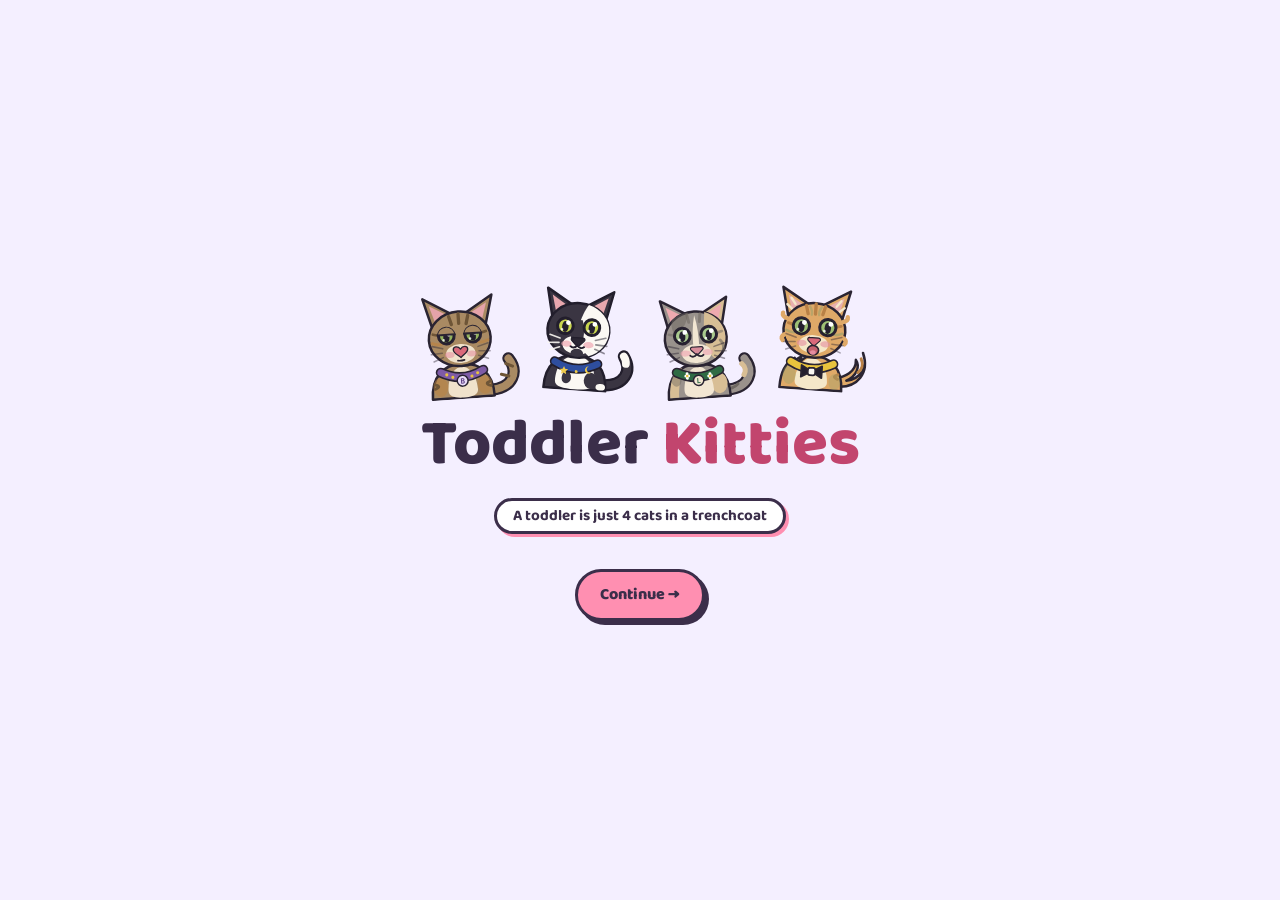
<file: index.html>
<!DOCTYPE html>
<html lang="en">
<head>
<meta charset="utf-8">
<meta name="viewport" content="width=device-width, initial-scale=1">
<title>Toddler Kitties</title>
<meta name="description" content="Four real cats, one storybook world. A toddler is just 4 cats in a trenchcoat.">
<link rel="canonical" href="https://toddlerkitties.com/index.html">
<meta name="keywords" content="toddler kitties, toddlerkitties, toddler kitties com, cute cats for kids, 4 cats in a trenchcoat">
<meta property="og:locale" content="en_US">
<meta property="og:type" content="website">
<meta property="og:site_name" content="Toddler Kitties">
<meta property="og:title" content="Toddler Kitties">
<meta property="og:description" content="Four real cats, one storybook world. A toddler is just 4 cats in a trenchcoat.">
<meta property="og:url" content="https://toddlerkitties.com/index.html">
<meta name="twitter:card" content="summary_large_image">
<link rel="icon" href="[data-uri]" type="image/svg+xml">
<link rel="preconnect" href="https://fonts.googleapis.com"><link rel="preconnect" href="https://fonts.gstatic.com" crossorigin><link rel="stylesheet" href="https://fonts.googleapis.com/css2?family=Baloo+2:wght@500;700;800&family=Nunito:ital,wght@0,400;0,600;0,700;1,400&display=swap">
<style>/* ==========================================================================
   Toddler Kitties
   Sticker-storybook theme: chunky outlines, hard offset shadows, rounded type.
   Every page can take on one cat's colour via body[data-theme].
   ========================================================================== */

:root{
  --ink:      #3B2E4A;
  --ink-soft: #6B5C7D;
  --outline:  #3B2E4A;
  --card:     #FFFFFF;
  --page-bg:  #F4EFFF;
  --pink:     #FF8FB1;

  --accent:     var(--pink);
  --accent-ink: #C2456E;

  --shadow: 6px 6px 0 rgba(59,46,74,.15);

  --wrap: 1060px;
  --gut:  clamp(1.1rem, 4vw, 2.5rem);
  --r:    26px;
}

body[data-theme="baker"]{ --page-bg:#EDE7FA; --accent:#B39DDB; --accent-ink:#6A4A9C; }
body[data-theme="doc"]  { --page-bg:#EFF3FF; --accent:#4468C4; --accent-ink:#33509E; }
body[data-theme="lulu"] { --page-bg:#EAF7EF; --accent:#4E9B62; --accent-ink:#337A48; }
body[data-theme="ilona"]{ --page-bg:#FFF6DF; --accent:#F2C542; --accent-ink:#8F6206; }

*,*::before,*::after{ box-sizing:border-box; }
html{ -webkit-text-size-adjust:100%; scroll-behavior:smooth; }
@media (prefers-reduced-motion:reduce){ html{ scroll-behavior:auto; } }

body{
  margin:0;
  background:var(--page-bg);
  color:var(--ink);
  font-family:"Nunito","Segoe UI",system-ui,sans-serif;
  font-size:clamp(1rem,.96rem + .2vw,1.08rem);
  line-height:1.65;
  overflow-x:hidden;
}
img,svg{ max-width:100%; }
a{ color:inherit; }
p{ margin:0 0 1rem; text-wrap:pretty; }
p:last-child{ margin-bottom:0; }

h1,h2,h3,.logo,.btn,.pill,.cat-label,.eyebrow,.bubble{
  font-family:"Baloo 2","Nunito",system-ui,sans-serif;
  font-weight:800;
}
h1,h2,h3{ margin:0; line-height:1.1; text-wrap:balance; }
h1{ font-size:clamp(2.3rem,1.4rem + 4.4vw,4.1rem); }
h2{ font-size:clamp(1.7rem,1.2rem + 2vw,2.5rem); }
h3{ font-size:clamp(1.2rem,1.05rem + .7vw,1.5rem); }

.eyebrow{
  display:inline-block; font-weight:700;
  font-size:clamp(.8rem,.75rem + .3vw,.95rem);
  background:var(--card); color:var(--ink);
  border:3px solid var(--outline); border-radius:999px;
  padding:.15rem 1rem; margin-bottom:1.1rem;
  box-shadow:3px 3px 0 var(--accent);
}
.lede{ font-size:clamp(1.05rem,1rem + .5vw,1.25rem); color:var(--ink-soft); max-width:52ch; }
.center{ text-align:center; }
.center .lede{ margin-inline:auto; }
.accent{ color:var(--accent-ink); }

.wrap{ width:min(100% - (var(--gut) * 2), var(--wrap)); margin-inline:auto; }
section{ padding-block:clamp(2.2rem,5vw,3.4rem); }

.skip{ position:absolute; left:-9999px; background:var(--ink); color:#fff; padding:.7rem 1rem; z-index:99; }
.skip:focus{ left:.5rem; top:.5rem; }
:focus-visible{ outline:3px solid var(--accent-ink); outline-offset:3px; border-radius:6px; }

/* ---------- header ------------------------------------------------------- */

header{ background:var(--card); border-bottom:3px solid var(--outline); position:sticky; top:0; z-index:30; }
.nav-inner{ display:flex; align-items:center; gap:1rem; flex-wrap:wrap; padding-block:.65rem; }
.brandbox{ display:flex; flex-direction:column; gap:1px; margin-right:auto; }
.logo{ display:flex; align-items:center; gap:.5rem; font-size:1.12rem; text-decoration:none; line-height:1; }
.logo-sleep{ display:flex; gap:5px; align-items:flex-end; padding-left:3px; }
.logo-sleep svg{ width:38px; height:22px; display:block; }
@media (max-width:430px){ .logo-sleep svg{ width:30px; height:18px; } }
.logo svg{ width:36px; height:27px; flex:none; color:var(--accent-ink); }
.logo span{ color:var(--accent-ink); }
header nav{ display:flex; gap:.1rem; flex-wrap:wrap; }
header nav a{ text-decoration:none; font-weight:700; font-size:.9rem; padding:.3rem .6rem; border-radius:999px; border:2px solid transparent; }
header nav a:hover{ border-color:var(--outline); }
header nav a.active{ background:var(--accent); border-color:var(--outline); }

/* ---------- panels + buttons --------------------------------------------- */

.panel{
  background:var(--card); border:3px solid var(--outline); border-radius:var(--r);
  box-shadow:var(--shadow); padding:clamp(1.3rem,3vw,2rem);
}
.hero{ padding-block:clamp(2.2rem,6vw,4rem) clamp(1.4rem,3vw,2.2rem); }

.btn{
  display:inline-block; text-decoration:none; cursor:pointer;
  background:var(--accent); color:var(--ink);
  border:3px solid var(--outline); border-radius:999px;
  padding:.6rem 1.4rem; font-size:1rem;
  box-shadow:4px 4px 0 var(--outline);
  transition:transform .12s ease, box-shadow .12s ease;
}
.btn:hover{ transform:translate(2px,2px); box-shadow:2px 2px 0 var(--outline); }
.btn:active{ transform:translate(4px,4px); box-shadow:0 0 0 var(--outline); }
.btn-ghost{ background:var(--card); }

.pill{ display:inline-block; font-size:.78rem; font-weight:700; background:var(--accent);
  border:2px solid var(--outline); border-radius:999px; padding:.05rem .7rem; }
.pill-soon{ background:var(--card); color:var(--ink-soft); }

/* ---------- crew cards --------------------------------------------------- */

.card-grid{ display:grid; gap:clamp(1.1rem,2.5vw,1.5rem); grid-template-columns:repeat(auto-fit,minmax(215px,1fr)); }
.card{ display:block; text-decoration:none; color:inherit; text-align:center;
  transition:transform .18s cubic-bezier(.2,.8,.3,1), box-shadow .18s ease; }
.card:hover,.card:focus-visible{ transform:translateY(-6px); box-shadow:6px 6px 0 var(--accent); }
.card .art{ width:132px; height:132px; margin:0 auto .4rem; display:block; }
.card h3{ margin-bottom:.15rem; }
.card .role{ font-weight:800; color:var(--accent-ink); font-size:.9rem; display:block; margin-bottom:.5rem; }
.card p{ font-size:.94rem; color:var(--ink-soft); margin:0; }
.card-baker{ --accent:#B39DDB; --accent-ink:#6A4A9C; }
.card-doc  { --accent:#4468C4; --accent-ink:#33509E; }
.card-lulu { --accent:#4E9B62; --accent-ink:#337A48; }
.card-ilona{ --accent:#F2C542; --accent-ink:#8F6206; }

/* ---------- explore ------------------------------------------------------ */

.trio{ display:grid; gap:clamp(1.1rem,2.5vw,1.5rem); grid-template-columns:repeat(auto-fit,minmax(230px,1fr)); }
.trio .panel{ text-decoration:none; color:inherit; transition:transform .18s ease, box-shadow .18s ease; }
.trio .panel:hover{ transform:translateY(-6px); box-shadow:6px 6px 0 var(--accent); }
.ico{ width:46px; height:46px; color:var(--accent-ink); display:block; margin-bottom:.6rem; }
.trio h3{ margin-bottom:.3rem; }
.trio p{ color:var(--ink-soft); font-size:.95rem; }

/* ---------- cat page ----------------------------------------------------- */

.meet{ display:grid; gap:clamp(1.4rem,3vw,2.2rem); grid-template-columns:1fr; align-items:center; }
@media (min-width:800px){ .meet{ grid-template-columns:minmax(0,40%) minmax(0,1fr); } }
.stage{
  position:relative; overflow:hidden; background:var(--card);
  border:3px solid var(--outline); border-radius:var(--r); box-shadow:var(--shadow);
  aspect-ratio:1/1; display:grid; place-items:center; padding:7%;
}
.stage__cat{ width:100%; height:100%; position:relative; z-index:2; }
.crit{ position:absolute; left:0; top:0; pointer-events:none; z-index:3; will-change:transform,opacity; }
.laser{ width:11px; height:11px; border-radius:50%; background:#FF3B2E; box-shadow:0 0 10px 4px rgba(255,59,46,.5); z-index:4; }
.pom{ width:20px; height:20px; border-radius:50%; background:radial-gradient(circle at 34% 32%, #fff, #FF7FB0 46%, #D1497F); box-shadow:0 0 10px rgba(255,127,176,.75); transition:opacity .35s ease; }
.spark{ width:5px; height:5px; background:#FFF3B0; border-radius:50%; box-shadow:0 0 6px #FFE066; }
.stage-garden{ position:absolute; left:0; right:0; bottom:-1px; width:100%; height:auto; z-index:4; pointer-events:none; }
@keyframes tkSway{ 0%,100%{ transform:rotate(-2.4deg); } 50%{ transform:rotate(2.4deg); } }
.gdn-sway{ animation:tkSway 4.2s ease-in-out infinite; }
.gdn-1{ transform-origin:44px 88px; }
.gdn-2{ transform-origin:104px 88px; animation-duration:5.1s; animation-delay:-.8s; }
.gdn-3{ transform-origin:258px 88px; animation-duration:4.6s; animation-delay:-2.1s; }
.gdn-4{ transform-origin:320px 88px; animation-duration:5.6s; animation-delay:-1.4s; }
@keyframes tkFlow{ from{ transform:translateX(0); } to{ transform:translateX(-64px); } }
.mtn-flow{ animation:tkFlow 3.4s linear infinite; }
.mtn-flow-2{ animation-duration:5s; }
.crown{ z-index:6; height:auto; }
.crown svg{ width:100%; height:auto; display:block; }
.mouse{ z-index:5; filter:drop-shadow(1px 2px 0 rgba(59,46,74,.22)); }
@keyframes tkFlap{ 0%,100%{ transform:rotate(-18deg); } 50%{ transform:rotate(26deg); } }
.bird .bw{ transform-origin:17px 13px; animation:tkFlap .32s ease-in-out infinite; }
.bird{ z-index:5; filter:drop-shadow(1px 2px 0 rgba(59,46,74,.22)); }
.bk-paw{ z-index:4; filter:drop-shadow(1px 2px 0 rgba(59,46,74,.25)); }
.pointer{ z-index:5; filter:drop-shadow(1px 2px 0 rgba(59,46,74,.28)); }

.tally{ list-style:none; margin:0; padding:0; }
.tally li{ display:grid; grid-template-columns:1.5rem 1fr; gap:.7rem; padding:.55rem 0;
  border-bottom:2px dotted rgba(59,46,74,.18); }
.tally li:last-child{ border-bottom:0; }
.tally li::before{ content:""; width:15px; height:15px; margin-top:.45rem; border-radius:50%;
  background:var(--accent); border:2px solid var(--outline); }

.facts{ list-style:none; margin:0; padding:0; display:grid; gap:.75rem;
  grid-template-columns:repeat(auto-fit,minmax(250px,1fr)); }
.facts li{ display:grid; grid-template-columns:1.7rem 1fr; align-items:start; gap:.65rem;
  background:var(--page-bg); border:3px solid var(--outline); border-radius:16px;
  padding:.6rem .85rem; box-shadow:3px 3px 0 rgba(59,46,74,.16);
  font-weight:600; font-size:.95rem; line-height:1.45; }
.facts .suit{ font-size:1.45rem; line-height:1.15; text-align:center; }
.facts .s-red{ color:#D14A5E; }
.facts .s-blk{ color:var(--ink); }
.facts .s-pink{ color:#E4708F; }
.facts .s-green{ color:#337A48; }
.facts .s-purple{ color:#7E5BA6; }

.says{ text-align:center; }
.bubble{
  position:relative; display:inline-block; max-width:24ch; margin:0 auto;
  background:var(--card); border:3px solid var(--outline); border-radius:var(--r);
  box-shadow:var(--shadow); padding:1.2rem 1.6rem;
  font-size:clamp(1.3rem,1rem + 2vw,2.1rem); line-height:1.16;
}
.bubble::before,.bubble::after{ content:""; position:absolute; left:50%; width:0; height:0; }
.bubble::before{ bottom:-19px; transform:translateX(-50%); border-left:17px solid transparent; border-right:17px solid transparent; border-top:19px solid var(--outline); }
.bubble::after{ bottom:-13px; transform:translateX(-50%); border-left:13px solid transparent; border-right:13px solid transparent; border-top:15px solid var(--card); }
.says .who{ display:block; margin-top:2rem; font-weight:700; color:var(--ink-soft); font-size:.92rem; }

/* ---------- books -------------------------------------------------------- */

.books{ display:grid; gap:clamp(1.1rem,2.5vw,1.5rem); grid-template-columns:repeat(auto-fit,minmax(265px,1fr)); }
.book{ display:grid; grid-template-columns:92px 1fr; gap:1rem; align-items:start; }
.book .art{ width:92px; height:92px; }
.book .num{ display:block; font-weight:800; color:var(--accent-ink); font-size:.85rem; }
.book h3{ margin:.1rem 0 .35rem; }
.book p{ font-size:.94rem; color:var(--ink-soft); margin:0 0 .7rem; }
.book-wide{ grid-column:1/-1; }
@media (max-width:420px){ .book{ grid-template-columns:1fr; } }

/* ---------- signup ------------------------------------------------------- */

.signup{ max-width:660px; margin-inline:auto; text-align:center; }
.signup form{ display:flex; gap:.7rem; flex-wrap:wrap; justify-content:center; margin-top:1.2rem; }
.signup input[type="email"]{ flex:1 1 16rem; min-width:0; font:inherit; font-size:1rem;
  padding:.6rem 1rem; color:var(--ink); background:#fff;
  border:3px solid var(--outline); border-radius:999px; }
.signup input::placeholder{ color:#8E82A0; }
.signup .fine{ font-size:.9rem; color:var(--ink-soft); margin-top:.9rem; }
.signup__note{ font-weight:700; color:var(--accent-ink); margin-top:.8rem; min-height:1.2em; }
.hp{ position:absolute; left:-9999px; opacity:0; height:0; width:0; }

/* ---------- trenchcoat (about page only) --------------------------------- */

.coat-bit{ text-align:center; padding-block:clamp(2rem,5vw,3.2rem); }
.coat{ width:min(64vw,250px); height:auto; }
.coat-bit .cap{ font-weight:700; color:var(--ink-soft); margin-top:1rem; }
@keyframes tkWobble{ 0%,100%{ transform:rotate(-1.1deg); } 50%{ transform:rotate(1.1deg) translateY(-5px); } }
@keyframes tkHat{ 0%,100%{ transform:translateY(0) rotate(3deg); } 50%{ transform:translateY(-6px) rotate(-2deg); } }
.coat-anim{ transform-origin:160px 440px; animation:tkWobble 5.5s ease-in-out infinite; }
.hat-anim{ transform-origin:160px 118px; animation:tkHat 5.5s ease-in-out infinite; }

/* ---------- cat menu ----------------------------------------------------- */

.cat-menu{ border-top:3px solid var(--outline); background:var(--card); padding-block:1.5rem; }
.cat-row{ display:flex; justify-content:center; gap:clamp(.3rem,3vw,1.8rem); flex-wrap:wrap; }
.cat-item{ display:flex; flex-direction:column; align-items:center; text-decoration:none; color:var(--ink);
  padding:.3rem; transition:transform .28s cubic-bezier(.2,.8,.3,1); }
.cat-item:hover,.cat-item:focus-visible{ transform:translateY(-10px) rotate(-4deg); }
.cat-item svg{ width:clamp(62px,15vw,86px); height:clamp(62px,15vw,86px); display:block; }
.cat-label{ font-size:clamp(12px,2vw,14px); background:var(--accent);
  border:2px solid var(--outline); border-radius:999px; padding:0 12px; margin-top:-6px;
  box-shadow:2px 2px 0 rgba(59,46,74,.2); }
.ci-coat .coat-mini{ width:clamp(40px,9vw,54px); height:auto; display:block; margin:0 auto; }
.ci-coat .cat-label{ background:var(--pink); }
.ci-baker .cat-label{ background:#B39DDB; }
.ci-doc   .cat-label{ background:#4468C4; color:#fff; }
.ci-lulu  .cat-label{ background:#4E9B62; color:#fff; }
.ci-ilona .cat-label{ background:#F2C542; }

/* ---------- footer ------------------------------------------------------- */

footer{ background:var(--ink); color:#F4EFFF; padding-block:2.2rem; }
footer a{ color:#FFC9DA; }
.foot-motto{ font-family:"Baloo 2",sans-serif; font-weight:800; font-size:clamp(1.1rem,1rem + 1.2vw,1.7rem); margin:0 0 .9rem; }
.foot-meta{ font-size:.9rem; color:#C6BCD6; display:flex; gap:1rem; flex-wrap:wrap; }

/* ---------- splash + 404 ------------------------------------------------- */

.splash{ min-height:100svh; display:grid; place-items:center; text-align:center; padding:2rem var(--gut); }
.splash-in{ display:grid; justify-items:center; gap:1.1rem; }
.peek-row{ display:flex; gap:6px; justify-content:center; align-items:flex-end; flex-wrap:wrap; }
.peek-row svg{ width:clamp(66px,17vw,112px); height:clamp(66px,17vw,112px); }
.peek-row svg:nth-child(odd){ transform:translateY(8px) rotate(-4deg); }
.peek-row svg:nth-child(even){ transform:rotate(4deg); }
.oops{ min-height:82svh; display:grid; place-items:center; text-align:center; }
.oops-in{ display:grid; justify-items:center; gap:.9rem; width:100%; }
.oops .nf-scene{ width:min(94vw,760px); height:auto; margin-bottom:.4rem; }
.oops h1{ font-size:clamp(2rem,1.3rem + 3.4vw,3.2rem); }
.oops .lede{ max-width:46ch; }
.nf-door{ cursor:pointer; }
.nf-door > rect, .nf-door > text, .nf-door > g{ transition:transform .18s ease; }
.nf-door:hover > rect, .nf-door:hover > text, .nf-door:hover > g{ transform:translateY(-4px); }
.nf-door:focus-visible{ outline:3px solid var(--pink); outline-offset:4px; border-radius:10px; }

/* ---------- page turn ----------------------------------------------------- */

@media (prefers-reduced-motion:no-preference){
  @keyframes pageIn{ from{ opacity:0; transform:translateY(12px); } to{ opacity:1; transform:none; } }
  main{ animation:pageIn .45s cubic-bezier(.2,.7,.3,1) both; }
  body.leaving main{ opacity:0; transform:translateY(-10px);
    transition:opacity .2s ease, transform .2s ease; animation:none; }
  body.leaving header, body.leaving .cat-menu, body.leaving footer{ opacity:.55; transition:opacity .2s ease; }
}

/* ---------- reveal ------------------------------------------------------- */

.rv{ opacity:0; transform:translateY(14px); transition:opacity .5s ease, transform .5s cubic-bezier(.2,.8,.3,1); }
.rv.is-in{ opacity:1; transform:none; }
.rv-fade{ opacity:0; transition:opacity .55s ease; }
.rv-fade.is-in{ opacity:1; }

@media (prefers-reduced-motion:reduce){
  .rv,.rv-fade{ opacity:1; transform:none; transition:none; }
  .crit{ display:none !important; }
  *{ animation:none !important; transition:none !important; }
}
</style>
</head>
<body>
<a class="skip" href="#main">Skip to content</a>
<svg xmlns="http://www.w3.org/2000/svg" width="0" height="0" style="position:absolute" aria-hidden="true" focusable="false">

  <!-- ============ BAKER — B1 — grey-brown tabby, heart nose, tall sassy ears,
       half-lidded and entirely unimpressed ============ -->
  <symbol id="tk-baker" viewBox="-6 -6 152 152">
    <g>
      <!-- tail -->
      <g class="tk-tail" data-o="98 130">
        <path d="M98 130 C128 129 137 108 124 89" fill="none" stroke="#2A2432" stroke-width="16.5" stroke-linecap="round"/>
        <path d="M98 130 C128 129 137 108 124 89" fill="none" stroke="#A98A63" stroke-width="10.5" stroke-linecap="round"/>
        <path d="M120 96 l9 4 M113 110 l10 3" stroke="#6E5537" stroke-width="4" stroke-linecap="round"/>
      </g>

      <!-- body -->
      <path d="M18 138 C18 106 36 92 60 92 C84 92 102 106 102 138 Z" fill="#A98A63" stroke="#2A2432" stroke-width="3.4" stroke-linejoin="round"/>
      <path d="M60 96 C72 96 80 112 80 128 C80 135 72 138 60 138 C48 138 40 135 40 128 C40 112 48 96 60 96 Z" fill="#F0E2CB"/>
      <ellipse cx="30" cy="122" rx="10" ry="13" fill="#BC8443" opacity=".55"/>
      <ellipse cx="90" cy="122" rx="10" ry="13" fill="#BC8443" opacity=".55"/>
      <path d="M22 118 q10 3 0 6 M98 118 q-10 3 0 6" stroke="#6E5537" stroke-width="4" stroke-linecap="round" fill="none"/>

      <!-- collar: purple, on the chest, with her B -->
      <path d="M31 102 Q60 118 89 102" fill="none" stroke="#2A2432" stroke-width="13.5" stroke-linecap="round"/>
      <path d="M31 102 Q60 118 89 102" fill="none" stroke="#7E5BA6" stroke-width="9" stroke-linecap="round"/>
      <g fill="#E8C33D">
        <circle cx="39" cy="105.6" r="2.1"/><circle cx="47" cy="109.6" r="2.1"/>
        <circle cx="73" cy="109.6" r="2.1"/><circle cx="81" cy="105.6" r="2.1"/>
      </g>
      <circle cx="60" cy="115" r="7.4" fill="#E8DAF6" stroke="#2A2432" stroke-width="2"/>
      <text x="60" y="119" text-anchor="middle" font-family="monospace" font-size="10" font-weight="700" fill="#5B3E82">B</text>

      <!-- tall, pointed, sassy ears -->
      <path d="M25 46 L13 1 L56 27 Z" fill="#A98A63" stroke="#2A2432" stroke-width="3.4" stroke-linejoin="round"/>
      <path d="M95 46 L107 1 L64 27 Z" fill="#A98A63" stroke="#2A2432" stroke-width="3.4" stroke-linejoin="round"/>
      <path d="M30 40 L21 11 L47 26 Z" fill="#E5A3A9"/>
      <path d="M90 40 L99 11 L73 26 Z" fill="#E5A3A9"/>

      <!-- head -->
      <ellipse cx="60" cy="58" rx="42" ry="37" fill="#A98A63" stroke="#2A2432" stroke-width="3.4"/>
      <path d="M60 24 v13 M47 27 l3 11 M73 27 l-3 11" stroke="#6E5537" stroke-width="4.5" stroke-linecap="round"/>
      <path d="M24 50 q9 3 14 0 M96 50 q-9 3 -14 0" stroke="#6E5537" stroke-width="3.8" stroke-linecap="round" fill="none"/>
      <path d="M22 62 q9 4 14 1 M98 62 q-9 4 -14 1" stroke="#BC8443" stroke-width="4" stroke-linecap="round" fill="none" opacity=".7"/>
      <ellipse cx="60" cy="78" rx="20" ry="13" fill="#F0E2CB"/>

      <!-- eyes, half-lidded on purpose -->
      <circle cx="42" cy="53" r="11.6" fill="#241F2E" stroke="#2A2432" stroke-width="2.2"/>
      <circle cx="78" cy="53" r="11.6" fill="#241F2E" stroke="#2A2432" stroke-width="2.2"/>
      <circle cx="42" cy="53" r="8.6" fill="#93B25E"/>
      <circle cx="78" cy="53" r="8.6" fill="#93B25E"/>
      <g class="bk-pupils">
        <ellipse cx="42" cy="55" rx="4.2" ry="6.6" fill="#241F2E"/>
        <ellipse cx="78" cy="55" rx="4.2" ry="6.6" fill="#241F2E"/>
        <circle cx="45.6" cy="51" r="2.8" fill="#FFFFFF"/>
        <circle cx="81.6" cy="51" r="2.8" fill="#FFFFFF"/>
        <circle cx="38" cy="58.5" r="1.7" fill="#FFFFFF" opacity=".8"/>
        <circle cx="74" cy="58.5" r="1.7" fill="#FFFFFF" opacity=".8"/>
      </g>
      <!-- the lids -->
      <path d="M30.6 51 A11.6 11.6 0 0 1 53.4 51 Z" fill="#A98A63"/>
      <path d="M66.6 51 A11.6 11.6 0 0 1 89.4 51 Z" fill="#A98A63"/>
      <path d="M30.2 51.4 H53.8 M66.2 51.4 H89.8" stroke="#2A2432" stroke-width="2.8" stroke-linecap="round"/>

      <!-- the heart nose, and it is not up for discussion -->
      <path d="M60 72 C56.6 67 50.2 68 50.2 72.5 C50.2 77.2 56.6 79.8 60 83.5 C63.4 79.8 69.8 77.2 69.8 72.5 C69.8 68 63.4 67 60 72 Z"
            fill="#D96A7A" stroke="#2A2432" stroke-width="1.8" stroke-linejoin="round"/>
      <!-- the smirk. One side only. -->
      <path d="M55.5 87.4 C58.2 87.9 61.4 87.8 64.5 87" stroke="#2A2432" stroke-width="2.3" stroke-linecap="round" fill="none"/>

      <!-- blush + whiskers -->
      <ellipse cx="45" cy="79" rx="6.6" ry="4" fill="#E58EA0" opacity=".55"/>
      <ellipse cx="75" cy="79" rx="6.6" ry="4" fill="#E58EA0" opacity=".55"/>
      <path d="M36 70 l-14 -4 M35 76 l-15 1 M36 82 l-13 5 M84 70 l14 -4 M85 76 l15 1 M84 82 l13 5"
            stroke="#2A2432" stroke-width="2.1" stroke-linecap="round" opacity=".42"/>
    </g>
  </symbol>

  <!-- ============ DOC — D2 — black-and-white cow pattern, huge ears, moon-and-stars collar
       Sticker style: chunky ink outline, big shiny eyes, blush, toe beans.
       Markings traced from photo: black base, asymmetric white blaze weighted to HIS left
       (viewer's right), black nose-bridge band, white muzzle, dark chin patch. ============ -->
  <symbol id="tk-doc" viewBox="-6 -6 152 152">
    <g>
      <!-- tail: black with a white tip -->
      <g class="tk-tail" data-o="98 130">
        <path d="M98 130 C128 129 137 108 124 89" fill="none" stroke="#221E2C" stroke-width="16.5" stroke-linecap="round"/>
        <path d="M98 130 C128 129 137 108 124 89" fill="none" stroke="#3A3542" stroke-width="10.5" stroke-linecap="round"/>
        <path d="M127.5 99 C127.5 95 126 91.5 124 89" fill="none" stroke="#FBF8F3" stroke-width="10.5" stroke-linecap="round"/>
      </g>

      <!-- body -->
      <path d="M18 138 C18 106 36 92 60 92 C84 92 102 106 102 138 Z" fill="#3A3542" stroke="#221E2C" stroke-width="3.4" stroke-linejoin="round"/>
      <!-- big white chest: broad bib, black patches sitting on it, white mitten on the far paw -->
      <path d="M60 93 C79 93 87 110 87 128 C87 136 75 138 60 138 C45 138 33 136 33 128 C33 110 41 93 60 93 Z" fill="#FBF8F3"/>
      <path d="M48 111 C53.5 115 56 122 53.5 127 C51 132 44.5 132 42.5 127 C40.5 122 43 115 48 111 Z" fill="#3A3542"/>
      <ellipse cx="81" cy="125" rx="9" ry="11" fill="#3A3542"/>
      <ellipse cx="95" cy="133" rx="6.5" ry="4.4" fill="#FBF8F3"/>

      <!-- collar: navy, on the chest, moon and stars -->
      <path d="M31 102 Q60 118 89 102" fill="none" stroke="#221E2C" stroke-width="13.5" stroke-linecap="round"/>
      <path d="M31 102 Q60 118 89 102" fill="none" stroke="#2E4E9E" stroke-width="9" stroke-linecap="round"/>
      <path d="M44 107.5 l1.7 3.8 4.1 .4 -3.1 2.8 .9 4 -3.6 -2.1 -3.6 2.1 .9 -4 -3.1 -2.8 4.1 -.4 Z" fill="#F0CB4A"/>
      <path d="M77.5 106 a4.8 4.8 0 1 0 3.8 7.7 a3.8 3.8 0 1 1 -3.8 -7.7 Z" fill="#F0CB4A"/>
      <circle cx="61" cy="114" r="2" fill="#F0CB4A"/>

      <!-- ears (very large, upright) -->
      <path d="M24 44 L15 3 L55 27 Z" fill="#3A3542" stroke="#221E2C" stroke-width="3.4" stroke-linejoin="round"/>
      <path d="M96 44 L105 3 L65 27 Z" fill="#3A3542" stroke="#221E2C" stroke-width="3.4" stroke-linejoin="round"/>
      <path d="M29 38 L22 12 L46 27 Z" fill="#E8A7AE"/>
      <path d="M91 38 L98 12 L74 27 Z" fill="#E8A7AE"/>

      <!-- head -->
      <ellipse cx="60" cy="58" rx="42" ry="37" fill="#3A3542" stroke="#221E2C" stroke-width="3.4"/>
      <!-- the white side of his face: wedge down the forehead, whole cheek below it -->
      <path d="M72 22.6 A42 37 0 0 1 76 92.2 C66 84 58 70 60 54 C62 42 67 30 72 22.6 Z" fill="#FBF8F3"/>
      <!-- white muzzle -->
      <ellipse cx="60" cy="78" rx="20" ry="13" fill="#FBF8F3"/>
      <!-- black band down the nose bridge -->
      <path d="M49 44 C47 56 49 68 54 74 L66 74 C69 66 68 54 65 44 Z" fill="#3A3542"/>
      <!-- dark chin patch -->
      <path d="M60 83 C65 83 68.5 86 68.5 89 C68.5 92.4 64.5 94 60 94 C55.5 94 51.5 92.4 51.5 89 C51.5 86 55 83 60 83 Z" fill="#3A3542"/>
      <!-- nose -->
      <path d="M53 68 h14 c2.7 0 3.7 2.5 2 4.3 l-5.6 5.6 c-1.7 1.7 -4.1 1.7 -5.8 0 l-5.6 -5.6 c-1.7 -1.8 -.7 -4.3 2 -4.3 Z" fill="#2A2633" stroke="#221E2C" stroke-width="1.6" stroke-linejoin="round"/>
      <!-- easy little grin -->
      <path d="M60 78.6 q-5 5.6 -9.5 1.2 M60 78.6 q5 5.6 9.5 1.2" stroke="#221E2C" stroke-width="2.6" stroke-linecap="round" fill="none"/>

      <!-- big shiny eyes, yellow-green -->
      <circle cx="42" cy="53" r="11.6" fill="#241F2E" stroke="#221E2C" stroke-width="2.2"/>
      <circle cx="78" cy="53" r="11.6" fill="#241F2E" stroke="#221E2C" stroke-width="2.2"/>
      <circle cx="42" cy="53" r="8.6" fill="#C9D64E"/>
      <circle cx="78" cy="53" r="8.6" fill="#C9D64E"/>
      <g class="dc-pupils">
        <ellipse cx="42" cy="54" rx="4.4" ry="7.4" fill="#241F2E"/>
        <ellipse cx="78" cy="54" rx="4.4" ry="7.4" fill="#241F2E"/>
        <circle cx="45.8" cy="48.4" r="3.2" fill="#FFFFFF"/>
        <circle cx="81.8" cy="48.4" r="3.2" fill="#FFFFFF"/>
        <circle cx="37.8" cy="58" r="1.8" fill="#FFFFFF" opacity=".8"/>
        <circle cx="73.8" cy="58" r="1.8" fill="#FFFFFF" opacity=".8"/>
      </g>

      <!-- blush -->
      <ellipse cx="45" cy="77" rx="7" ry="4.2" fill="#F0A8B4" opacity=".7"/>
      <ellipse cx="75" cy="77" rx="7" ry="4.2" fill="#F0A8B4" opacity=".7"/>
      <!-- whiskers: light over the black side, ink over the white side -->
      <path d="M36 70 l-14 -4 M35 76 l-15 1 M36 82 l-13 5" stroke="#FBF8F3" stroke-width="2.2" stroke-linecap="round" opacity=".9"/>
      <path d="M84 70 l14 -4 M85 76 l15 1 M84 82 l13 5" stroke="#221E2C" stroke-width="2.2" stroke-linecap="round" opacity=".5"/>
    </g>
  </symbol>

  <!-- ============ LULU — L3 — dilute tortie: soft grey base, warm cream brindling,
       cream stripe down the nose, pink paw pads, green daisy collar ============ -->
  <symbol id="tk-lulu" viewBox="-6 -6 152 152">
    <g>
      <!-- tail -->
      <g class="tk-tail" data-o="98 130">
        <path d="M98 130 C128 129 137 108 124 89" fill="none" stroke="#2A2432" stroke-width="16.5" stroke-linecap="round"/>
        <path d="M98 130 C128 129 137 108 124 89" fill="none" stroke="#9A928C" stroke-width="10.5" stroke-linecap="round"/>
        <path d="M120 96 c5 5 5 11 2 15" fill="none" stroke="#D8BE95" stroke-width="7" stroke-linecap="round"/>
        <path d="M104 128 c4 -1 7 -3 9 -5" fill="none" stroke="#6F6862" stroke-width="4" stroke-linecap="round"/>
      </g>

      <!-- body -->
      <path d="M18 138 C18 106 36 92 60 92 C84 92 102 106 102 138 Z" fill="#9A928C" stroke="#2A2432" stroke-width="3.4" stroke-linejoin="round"/>
      <!-- warm brindle patches, low contrast -->
      <path d="M20 136 C20 116 26 102 38 96 C36 110 32 124 32 136 Z" fill="#D8BE95"/>
      <ellipse cx="88" cy="120" rx="11" ry="14" fill="#D8BE95"/>
      <ellipse cx="30" cy="112" rx="7" ry="9" fill="#6F6862" opacity=".45"/>
      <!-- cream chest + belly -->
      <path d="M60 96 C72 96 80 112 80 128 C80 135 72 138 60 138 C48 138 40 135 40 128 C40 112 48 96 60 96 Z" fill="#F2E6D2"/>

      <!-- collar: green with white daisies, on the chest -->
      <path d="M31 102 Q60 118 89 102" fill="none" stroke="#2A2432" stroke-width="13.5" stroke-linecap="round"/>
      <path d="M31 102 Q60 118 89 102" fill="none" stroke="#2F6B44" stroke-width="9" stroke-linecap="round"/>
      <g fill="#FFFFFF">
        <circle cx="43" cy="107.6" r="2"/><circle cx="46.8" cy="107.6" r="2"/><circle cx="44.9" cy="104.6" r="2"/><circle cx="44.9" cy="110.6" r="2"/>
        <circle cx="74" cy="109.6" r="2"/><circle cx="77.8" cy="109.6" r="2"/><circle cx="75.9" cy="106.6" r="2"/><circle cx="75.9" cy="112.6" r="2"/>
      </g>
      <circle cx="44.9" cy="107.6" r="1.8" fill="#E8C33D"/>
      <circle cx="75.9" cy="109.6" r="1.8" fill="#E8C33D"/>
      <circle cx="60" cy="114.5" r="7" fill="#F2E6D2" stroke="#2A2432" stroke-width="2"/>
      <text x="60" y="118.4" text-anchor="middle" font-family="monospace" font-size="9.5" font-weight="700" fill="#2F6B44">L</text>

      <!-- ears -->
      <path d="M24 44 L15 4 L55 27 Z" fill="#9A928C" stroke="#2A2432" stroke-width="3.4" stroke-linejoin="round"/>
      <path d="M96 44 L105 4 L65 27 Z" fill="#D8BE95" stroke="#2A2432" stroke-width="3.4" stroke-linejoin="round"/>
      <path d="M29 38 L22 13 L46 27 Z" fill="#EEA9AF"/>
      <path d="M91 38 L98 13 L74 27 Z" fill="#EEA9AF"/>

      <!-- head -->
      <ellipse cx="60" cy="58" rx="42" ry="37" fill="#9A928C" stroke="#2A2432" stroke-width="3.4"/>
      <!-- soft tortie brindling: warm on one side, deeper grey on the other -->
      <path d="M74 22.4 A42 37 0 0 1 84 86 C74 78 70 60 72 44 C72.6 36 73.4 28 74 22.4 Z" fill="#D8BE95"/>
      <path d="M30 30 C38 24 46 22 52 22 C50 34 44 45 33 52 C28 44 27 36 30 30 Z" fill="#6F6862" opacity=".5"/>
      <path d="M93 62 q6 7 3 14" stroke="#6F6862" stroke-width="4" stroke-linecap="round" fill="none" opacity=".6"/>
      <!-- faint tabby stripes -->
      <path d="M50 24 l2 11 M68 24 l-1.5 11" stroke="#6F6862" stroke-width="4" stroke-linecap="round" opacity=".55"/>
      <path d="M24 50 q9 3 14 0 M96 50 q-9 3 -14 0" stroke="#6F6862" stroke-width="3.6" stroke-linecap="round" fill="none" opacity=".5"/>
      <!-- cream stripe down the nose bridge -->
      <path d="M60 26 C56.5 40 55.5 56 56 70 L64 70 C64.5 56 63.5 40 60 26 Z" fill="#F2E6D2"/>
      <!-- cream muzzle -->
      <ellipse cx="60" cy="78" rx="20" ry="13" fill="#F2E6D2"/>
      <!-- nose + soft mouth -->
      <path d="M53.5 69 h13 c2.5 0 3.4 2.3 1.9 4 l-5.2 5.2 c-1.6 1.6 -3.8 1.6 -5.4 0 l-5.2 -5.2 c-1.5 -1.7 -.6 -4 1.9 -4 Z" fill="#D98F9C" stroke="#2A2432" stroke-width="1.6" stroke-linejoin="round"/>
      <path d="M60 79 q-5 5.4 -9.2 1.2 M60 79 q5 5.4 9.2 1.2" stroke="#2A2432" stroke-width="2.5" stroke-linecap="round" fill="none"/>

      <!-- big pale-green eyes -->
      <circle cx="42" cy="53" r="11.6" fill="#241F2E" stroke="#2A2432" stroke-width="2.2"/>
      <circle cx="78" cy="53" r="11.6" fill="#241F2E" stroke="#2A2432" stroke-width="2.2"/>
      <circle cx="42" cy="53" r="8.6" fill="#A9C98E"/>
      <circle cx="78" cy="53" r="8.6" fill="#A9C98E"/>
      <g class="lu-pupils">
        <ellipse cx="42" cy="54" rx="4.2" ry="7.2" fill="#241F2E"/>
        <ellipse cx="78" cy="54" rx="4.2" ry="7.2" fill="#241F2E"/>
        <circle cx="45.8" cy="48.4" r="3.2" fill="#FFFFFF"/>
        <circle cx="81.8" cy="48.4" r="3.2" fill="#FFFFFF"/>
        <circle cx="37.8" cy="58" r="1.8" fill="#FFFFFF" opacity=".8"/>
        <circle cx="73.8" cy="58" r="1.8" fill="#FFFFFF" opacity=".8"/>
      </g>

      <!-- blush + whiskers -->
      <ellipse cx="45" cy="77" rx="7" ry="4.2" fill="#F0A8B4" opacity=".65"/>
      <ellipse cx="75" cy="77" rx="7" ry="4.2" fill="#F0A8B4" opacity=".65"/>
      <path d="M36 70 l-14 -4 M35 76 l-15 1 M36 82 l-13 5 M84 70 l14 -4 M85 76 l15 1 M84 82 l13 5"
            stroke="#2A2432" stroke-width="2.1" stroke-linecap="round" opacity=".45"/>
    </g>
  </symbol>

  <!-- ============ ILONA — I4 — long-haired orange/cream tabby, plume tail,
       ear tufts, yellow collar with a bow tie, mid-sentence ============ -->
  <symbol id="tk-ilona" viewBox="-6 -6 152 152">
    <g>
      <!-- plume tail -->
      <g class="tk-tail" data-o="98 132">
        <path d="M96 132 C124 132 139 110 128 84 C137 104 126 120 108 123 C121 116 126 103 119 94 C121 110 105 119 92 121 Z"
              fill="#DFA968" stroke="#2A2432" stroke-width="3.4" stroke-linejoin="round"/>
        <path d="M126 92 c4 8 2 15 -3 19" stroke="#B98146" stroke-width="4" stroke-linecap="round" fill="none"/>
      </g>

      <!-- body, with a long-haired edge -->
      <path d="M18 138 C18 118 24 104 36 97 q-4 5 -3 8 q6 -8 12 -10 q-3 4 -2 7 q7 -7 12 -9 C57 92 58 92 60 92 C84 92 102 106 102 138 Z"
            fill="#DFA968" stroke="#2A2432" stroke-width="3.4" stroke-linejoin="round"/>
      <path d="M60 96 C73 96 82 112 82 128 C82 135 73 138 60 138 C47 138 38 135 38 128 C38 112 47 96 60 96 Z" fill="#F5E7C9"/>
      <path d="M96 116 q-9 3 0 6" stroke="#B98146" stroke-width="4" stroke-linecap="round" fill="none"/>
      <ellipse cx="30" cy="120" rx="9" ry="13" fill="#93A06A" opacity=".38"/>
      <ellipse cx="92" cy="126" rx="8" ry="11" fill="#93A06A" opacity=".32"/>

      <!-- collar: yellow with a black-and-white bow tie -->
      <path d="M31 102 Q60 118 89 102" fill="none" stroke="#2A2432" stroke-width="13.5" stroke-linecap="round"/>
      <path d="M31 102 Q60 118 89 102" fill="none" stroke="#E8C33D" stroke-width="9" stroke-linecap="round"/>
      <path d="M60 114 L46 106 L46 122 Z" fill="#241F2E" stroke="#2A2432" stroke-width="2.4" stroke-linejoin="round"/>
      <path d="M60 114 L74 106 L74 122 Z" fill="#241F2E" stroke="#2A2432" stroke-width="2.4" stroke-linejoin="round"/>
      <rect x="55" y="109" width="10" height="10" rx="3" fill="#FAF7F2" stroke="#2A2432" stroke-width="2.4"/>

      <!-- big ears with tufts -->
      <path d="M24 44 L14 2 L55 26 Z" fill="#DFA968" stroke="#2A2432" stroke-width="3.4" stroke-linejoin="round"/>
      <path d="M96 44 L106 2 L65 26 Z" fill="#DFA968" stroke="#2A2432" stroke-width="3.4" stroke-linejoin="round"/>
      <path d="M29 38 L22 12 L46 26 Z" fill="#E8AFAF"/>
      <path d="M91 38 L98 12 L74 26 Z" fill="#E8AFAF"/>
      <path d="M28 31 l-7 -6 M32 24 l-6 -8 M92 31 l7 -6 M88 24 l6 -8"
            stroke="#F5E7C9" stroke-width="3.2" stroke-linecap="round"/>

      <!-- head, with a fluffy edge -->
      <ellipse cx="60" cy="58" rx="42" ry="37" fill="#DFA968" stroke="#2A2432" stroke-width="3.4"/>
      <path d="M20 66 q-6 4 -2 8 M100 66 q6 4 2 8 M22 44 q-7 -2 -6 -7 M98 44 q7 -2 6 -7"
            stroke="#DFA968" stroke-width="6" stroke-linecap="round" fill="none"/>
      <path d="M60 22 v14 M47 25 l3 11 M73 25 l-3 11" stroke="#B98146" stroke-width="4.5" stroke-linecap="round"/>
      <path d="M24 50 q9 3 14 0 M96 50 q-9 3 -14 0" stroke="#B98146" stroke-width="3.8" stroke-linecap="round" fill="none"/>
      <path d="M22 60 q9 4 14 1 M98 60 q-9 4 -14 1" stroke="#93A06A" stroke-width="3.6" stroke-linecap="round" fill="none" opacity=".55"/>
      <path d="M52 26 q4 6 3 11 M68 26 q-4 6 -3 11" stroke="#93A06A" stroke-width="3.2" stroke-linecap="round" fill="none" opacity=".5"/>
      <ellipse cx="60" cy="77" rx="20" ry="12.5" fill="#F5E7C9"/>

      <!-- huge amber-gold eyes -->
      <circle cx="42" cy="53" r="12" fill="#241F2E" stroke="#2A2432" stroke-width="2.2"/>
      <circle cx="78" cy="53" r="12" fill="#241F2E" stroke="#2A2432" stroke-width="2.2"/>
      <circle cx="42" cy="53" r="9" fill="#9DBE74"/>
      <circle cx="78" cy="53" r="9" fill="#9DBE74"/>
      <g class="il-pupils">
        <ellipse cx="42" cy="54" rx="4.4" ry="7.6" fill="#241F2E"/>
        <ellipse cx="78" cy="54" rx="4.4" ry="7.6" fill="#241F2E"/>
        <circle cx="45.8" cy="48.2" r="3.3" fill="#FFFFFF"/>
        <circle cx="81.8" cy="48.2" r="3.3" fill="#FFFFFF"/>
        <circle cx="37.6" cy="58" r="1.9" fill="#FFFFFF" opacity=".8"/>
        <circle cx="73.6" cy="58" r="1.9" fill="#FFFFFF" opacity=".8"/>
      </g>

      <!-- nose, and a mouth that is already talking -->
      <path d="M53.5 68 h13 c2.5 0 3.4 2.3 1.9 4 l-5.2 5.2 c-1.6 1.6 -3.8 1.6 -5.4 0 l-5.2 -5.2 c-1.5 -1.7 -.6 -4 1.9 -4 Z"
            fill="#D96A7A" stroke="#2A2432" stroke-width="1.6" stroke-linejoin="round"/>
      <ellipse cx="60" cy="85" rx="7.6" ry="6.4" fill="#C4626E" stroke="#2A2432" stroke-width="2.2"/>
      <ellipse cx="60" cy="88" rx="4" ry="3" fill="#E58EA0"/>

      <!-- blush + whiskers -->
      <ellipse cx="44" cy="76" rx="6.8" ry="4.2" fill="#E58EA0" opacity=".6"/>
      <ellipse cx="76" cy="76" rx="6.8" ry="4.2" fill="#E58EA0" opacity=".6"/>
      <path d="M36 69 l-14 -4 M35 75 l-15 1 M36 81 l-13 5 M84 69 l14 -4 M85 75 l15 1 M84 81 l13 5"
            stroke="#2A2432" stroke-width="2.1" stroke-linecap="round" opacity=".42"/>
    </g>
  </symbol>

  <!-- ============ sleeping loafs (header) ============ -->
  <symbol id="tk-sleep-baker" viewBox="0 0 96 56">
    <ellipse cx="44" cy="38" rx="33" ry="15" fill="#A98A63"/>
    <path d="M14 44 q20 9 38 3" stroke="#6E5537" stroke-width="6" stroke-linecap="round" fill="none"/>
    <circle cx="68" cy="29" r="15" fill="#A98A63"/>
    <path d="M58 19 L55 6 L67 13 Z" fill="#A98A63"/><path d="M78 19 L81 6 L69 13 Z" fill="#A98A63"/>
    <path d="M66 12 v6 M61 13 l2 5 M71 13 l-2 5" stroke="#6E5537" stroke-width="2.4" stroke-linecap="round"/>
    <path d="M60 29 q3 3 6 0 M71 29 q3 3 6 0" stroke="#3B2E4A" stroke-width="2.2" fill="none" stroke-linecap="round"/>
    <ellipse cx="62.5" cy="34" rx="3.4" ry="2.2" fill="#E58EA0" opacity=".55"/>
    <ellipse cx="73.5" cy="34" rx="3.4" ry="2.2" fill="#E58EA0" opacity=".55"/>
    <path d="M68 35 c-1.4 -2.2 -3.8 -1.7 -3.8 0 c0 1.7 2.4 2.6 3.8 4 c1.4 -1.4 3.8 -2.3 3.8 -4 c0 -1.7 -2.4 -2.2 -3.8 0 Z" fill="#D96A7A"/>
    <text x="84" y="16" font-size="12" font-weight="800" fill="#3B2E4A">z</text>
    <text x="89" y="8" font-size="8" font-weight="800" fill="#3B2E4A">z</text>
  </symbol>
  <symbol id="tk-sleep-doc" viewBox="0 0 96 56">
    <ellipse cx="44" cy="38" rx="33" ry="15" fill="#2A2730"/>
    <ellipse cx="34" cy="43" rx="9" ry="6" fill="#FAF7F2"/>
    <ellipse cx="52" cy="46" rx="5" ry="4" fill="#FAF7F2"/>
    <path d="M14 44 q20 9 38 3" stroke="#2A2730" stroke-width="6" stroke-linecap="round" fill="none"/>
    <path d="M14.5 44.2 q3 1.4 6 2.2" stroke="#FAF7F2" stroke-width="6" stroke-linecap="round" fill="none"/>
    <circle cx="68" cy="29" r="15" fill="#3A3542"/>
    <path d="M72 14.6 A15 15 0 0 1 74 43.4 C69 39 66.5 33 68 26 C69 21 70.5 17 72 14.6 Z" fill="#FAF7F2"/>
    <ellipse cx="68" cy="35" rx="8" ry="5.5" fill="#FAF7F2"/>
    <path d="M57 18 L52 3 L66 10 Z" fill="#3A3542"/><path d="M79 18 L84 3 L70 10 Z" fill="#3A3542"/>
    <path d="M59 28 q3 3 6 0" stroke="#F4EFFF" stroke-width="2.2" fill="none" stroke-linecap="round"/>
    <path d="M71 28 q3 3 6 0" stroke="#221E2C" stroke-width="2.2" fill="none" stroke-linecap="round"/>
    <ellipse cx="62.5" cy="34" rx="3.4" ry="2.2" fill="#F0A8B4" opacity=".7"/>
    <ellipse cx="73.5" cy="34" rx="3.4" ry="2.2" fill="#F0A8B4" opacity=".7"/>
    <path d="M65.5 33.5 h5 l-2.5 3 Z" fill="#2A2633"/>
    <text x="84" y="16" font-size="12" font-weight="800" fill="#3B2E4A">z</text>
    <text x="89" y="8" font-size="8" font-weight="800" fill="#3B2E4A">z</text>
  </symbol>
  <symbol id="tk-sleep-lulu" viewBox="0 0 96 56">
    <ellipse cx="44" cy="38" rx="33" ry="15" fill="#9A928C"/>
    <path d="M20 30 C26 26 36 25 44 27 C40 34 30 38 22 36 Z" fill="#D8BE95"/>
    <ellipse cx="56" cy="44" rx="9" ry="6" fill="#D8BE95"/>
    <path d="M14 44 q20 9 38 3" stroke="#6F6862" stroke-width="6" stroke-linecap="round" fill="none"/>
    <circle cx="68" cy="29" r="15" fill="#9A928C"/>
    <path d="M70 14.6 A15 15 0 0 1 76 40 C70 36 66.5 30 68 24 C68.6 20 69.4 17 70 14.6 Z" fill="#D8BE95"/>
    <path d="M58 19 L55 6 L67 13 Z" fill="#9A928C"/><path d="M78 19 L81 6 L69 13 Z" fill="#D8BE95"/>
    <path d="M68 16 v9" stroke="#F2E6D2" stroke-width="3" stroke-linecap="round"/>
    <ellipse cx="68" cy="35" rx="8" ry="5.5" fill="#F2E6D2"/>
    <path d="M60 29 q3 3 6 0 M71 29 q3 3 6 0" stroke="#2A2432" stroke-width="2.2" fill="none" stroke-linecap="round"/>
    <path d="M65.5 33.5 h5 l-2.5 3 Z" fill="#D98F9C"/>
    <text x="84" y="16" font-size="12" font-weight="800" fill="#3B2E4A">z</text>
    <text x="89" y="8" font-size="8" font-weight="800" fill="#3B2E4A">z</text>
  </symbol>
  <symbol id="tk-sleep-ilona" viewBox="0 0 96 56">
    <ellipse cx="44" cy="38" rx="33" ry="15" fill="#DFA968"/>
    <path d="M10 40 C6 30 14 22 24 24 C18 27 15 33 18 39 C21 33 27 30 32 32 C26 35 24 40 26 44 Z" fill="#DFA968"/>
    <path d="M12 36 q3 -5 9 -6" stroke="#B98146" stroke-width="3" stroke-linecap="round" fill="none"/>
    <circle cx="68" cy="29" r="15" fill="#DFA968"/>
    <path d="M58 19 L54 5 L67 12 Z" fill="#DFA968"/><path d="M78 19 L82 5 L69 12 Z" fill="#DFA968"/>
    <path d="M57 12 l-3 -4 M79 12 l3 -4" stroke="#F5E7C9" stroke-width="2.4" stroke-linecap="round"/>
    <path d="M66 12 v6 M61 13 l2 5 M71 13 l-2 5" stroke="#B98146" stroke-width="2.4" stroke-linecap="round"/>
    <path d="M60 29 q3 3 6 0 M71 29 q3 3 6 0" stroke="#3B2E4A" stroke-width="2.2" fill="none" stroke-linecap="round"/>
    <ellipse cx="62.5" cy="34" rx="3.4" ry="2.2" fill="#E58EA0" opacity=".55"/>
    <ellipse cx="73.5" cy="34" rx="3.4" ry="2.2" fill="#E58EA0" opacity=".55"/>
    <path d="M65.5 34 h5 l-2.5 3 Z" fill="#D96A7A"/>
    <text x="84" y="16" font-size="12" font-weight="800" fill="#3B2E4A">z</text>
    <text x="89" y="8" font-size="8" font-weight="800" fill="#3B2E4A">z</text>
  </symbol>

</svg><main id="main"><div class="splash"><div class="splash-in">
<div class="peek-row"><svg viewBox="-6 -6 152 152" role="img" aria-hidden="true"><use href="#tk-baker"></use></svg><svg viewBox="-6 -6 152 152" role="img" aria-hidden="true"><use href="#tk-doc"></use></svg><svg viewBox="-6 -6 152 152" role="img" aria-hidden="true"><use href="#tk-lulu"></use></svg><svg viewBox="-6 -6 152 152" role="img" aria-hidden="true"><use href="#tk-ilona"></use></svg></div>
<h1>Toddler <span class="accent">Kitties</span></h1>
<span class="eyebrow">A toddler is just 4 cats in a trenchcoat</span>
<a class="btn" href="home.html">Continue &rarr;</a>
</div></div></main><script>/* ==========================================================================
   Toddler Kitties — site behaviour
   ==========================================================================
   ►► THE ONLY LINE YOU NEED TO EDIT ◄◄
   Paste your form endpoint below (Formspree or Buttondown — see README).
   While it is empty, the signup form falls back to opening an email.
   ========================================================================== */

const SIGNUP_ENDPOINT = ""; // e.g. "https://formspree.io/f/xxxxxxx"

const FALLBACK_MAILTO =
  "mailto:toddlerkitties@gmail.com" +
  "?subject=" + encodeURIComponent("Add me to the Toddler Kitties list") +
  "&body="    + encodeURIComponent("Please let me know when the first book is ready.");

const reduced = window.matchMedia("(prefers-reduced-motion: reduce)").matches;
const R = (a, b) => a + Math.random() * (b - a);

/* ---------- shared sprite snippets --------------------------------------- */

const SPR = {
  paw:
    '<svg width="36" height="64" viewBox="0 0 36 64" aria-hidden="true">' +
    '<rect x="10" y="16" width="16" height="48" rx="8" fill="#A98A63"/>' +
    '<circle cx="18" cy="13" r="12.5" fill="#A98A63"/>' +
    '<circle cx="11.5" cy="8" r="3.1" fill="#E0A6A6"/>' +
    '<circle cx="18" cy="5.6" r="3.1" fill="#E0A6A6"/>' +
    '<circle cx="24.5" cy="8" r="3.1" fill="#E0A6A6"/>' +
    '<ellipse cx="18" cy="14.5" rx="4.8" ry="4.2" fill="#E0A6A6"/></svg>',
  pom:
    '<svg width="30" height="30" viewBox="0 0 30 30" aria-hidden="true">' +
    '<circle cx="15" cy="15" r="12" fill="#FF7FB0"/>' +
    '<circle cx="11" cy="11" r="5" fill="#FFC2DA"/>' +
    '<circle cx="24" cy="6" r="2.4" fill="#FFF3B0"/>' +
    '<circle cx="5" cy="22" r="2" fill="#FFF3B0"/></svg>',
  pawDoc:
    '<svg width="36" height="64" viewBox="0 0 36 64" aria-hidden="true">' +
    '<rect x="9" y="16" width="18" height="48" rx="9" fill="#FBF8F3" stroke="#221E2C" stroke-width="2.6"/>' +
    '<circle cx="18" cy="13" r="13" fill="#FBF8F3" stroke="#221E2C" stroke-width="2.6"/>' +
    '<circle cx="11.5" cy="8" r="3.1" fill="#F0A8B4"/>' +
    '<circle cx="18" cy="5.6" r="3.1" fill="#F0A8B4"/>' +
    '<circle cx="24.5" cy="8" r="3.1" fill="#F0A8B4"/>' +
    '<ellipse cx="18" cy="14.5" rx="4.8" ry="4.2" fill="#F0A8B4"/></svg>',
  petal: '<svg width="16" height="16" viewBox="0 0 14 14" aria-hidden="true"><ellipse cx="7" cy="7" rx="6.5" ry="3.4" fill="#E48CA4"/></svg>',
  cuke:  '<svg width="16" height="16" viewBox="0 0 14 14" aria-hidden="true"><circle cx="7" cy="7" r="6.4" fill="#4E8B45"/><circle cx="7" cy="7" r="4.4" fill="#C9E3A6"/><circle cx="7" cy="7" r="1.5" fill="#EDF6DC"/></svg>',
  heart: '<svg width="17" height="17" viewBox="0 0 16 16" aria-hidden="true"><path d="M8 14C3 10.6 1 8.4 1 5.9 1 3.7 2.7 2 4.8 2 6.1 2 7.3 2.7 8 3.8 8.7 2.7 9.9 2 11.2 2 13.3 2 15 3.7 15 5.9 15 8.4 13 10.6 8 14Z" fill="#D8556F"/></svg>',
  seed:
    '<svg width="24" height="28" viewBox="0 0 24 28" aria-hidden="true">' +
    '<path d="M12 27 V12" stroke="#FFFFFF" stroke-width="3.4" stroke-linecap="round"/>' +
    '<path d="M12 27 V12" stroke="#8A7A5E" stroke-width="1.8" stroke-linecap="round"/>' +
    '<circle cx="12" cy="26" r="2.2" fill="#8A7A5E"/>' +
    '<g stroke="#FFFFFF" stroke-width="4" stroke-linecap="round">' +
    '<path d="M12 12 3 3M12 12 12 1M12 12 21 3M12 12 1 12M12 12 23 12"/></g>' +
    '<g stroke="#6B5C7D" stroke-width="1.5" stroke-linecap="round">' +
    '<path d="M12 12 3 3M12 12 12 1M12 12 21 3M12 12 1 12M12 12 23 12"/></g>' +
    '<circle cx="12" cy="12" r="2.6" fill="#FFFFFF" stroke="#6B5C7D" stroke-width="1.4"/></svg>',
  pointer:
    '<svg width="48" height="20" viewBox="0 0 48 20" aria-hidden="true">' +
    '<rect x="7" y="5" width="35" height="11" rx="5.5" fill="#3B3646" stroke="#221E2C" stroke-width="2"/>' +
    '<rect x="17" y="2" width="9" height="5.5" rx="2.6" fill="#C8CBD6" stroke="#221E2C" stroke-width="1.6"/>' +
    '<rect x="34" y="7.5" width="6" height="6" rx="1.8" fill="#8E869C"/>' +
    '<circle cx="7" cy="10.5" r="3.6" fill="#FF3B2E"/></svg>',
  birdSvg: (a, b) =>
    '<svg width="36" height="28" viewBox="0 0 36 28" aria-hidden="true">' +
    '<path d="M27 11 l8 -5 -3 10 Z" fill="' + b + '" stroke="#2A2432" stroke-width="2" stroke-linejoin="round"/>' +
    '<ellipse cx="18" cy="15" rx="10.5" ry="8.5" fill="' + a + '" stroke="#2A2432" stroke-width="2"/>' +
    '<path d="M8 15 l-6 1.8 6 2 Z" fill="#F0B03C" stroke="#2A2432" stroke-width="1.6" stroke-linejoin="round"/>' +
    '<circle cx="12.5" cy="12.5" r="2.4" fill="#241F2E"/>' +
    '<circle cx="13.4" cy="11.6" r=".9" fill="#fff"/>' +
    '<g class="bw"><path d="M18 13 C13 5 6 4 4 8 C9 10 13 13 17 17 Z" fill="' + b + '" stroke="#2A2432" stroke-width="2" stroke-linejoin="round"/></g>' +
    '</svg>',
  pawLulu:
    '<svg width="36" height="64" viewBox="0 0 36 64" aria-hidden="true">' +
    '<rect x="9" y="16" width="18" height="48" rx="9" fill="#9A928C" stroke="#2A2432" stroke-width="2.6"/>' +
    '<circle cx="18" cy="13" r="13" fill="#9A928C" stroke="#2A2432" stroke-width="2.6"/>' +
    '<circle cx="11.5" cy="8" r="3.2" fill="#F0A8B4"/>' +
    '<circle cx="18" cy="5.6" r="3.2" fill="#F0A8B4"/>' +
    '<circle cx="24.5" cy="8" r="3.2" fill="#F0A8B4"/>' +
    '<ellipse cx="18" cy="14.5" rx="5" ry="4.4" fill="#F0A8B4"/></svg>',
  crown:
    '<svg width="150" height="60" viewBox="0 0 150 60" aria-hidden="true">' +
    '<path d="M8 44 C30 20 58 12 75 12 C92 12 120 20 142 44" fill="none" stroke="#2A2432" stroke-width="9" stroke-linecap="round"/>' +
    '<path d="M8 44 C30 20 58 12 75 12 C92 12 120 20 142 44" fill="none" stroke="#4E9B62" stroke-width="5" stroke-linecap="round"/>' +
    '<path d="M30 33 q-9 -6 -9 -13 q10 1 11 10Z M118 32 q9 -6 9 -13 q-10 1 -11 10Z M75 18 q-9 -4 -11 -11 q10 -1 12 8Z"' +
    ' fill="#4E9B62" stroke="#2A2432" stroke-width="2.4" stroke-linejoin="round"/>' +
    // roses
    '<g stroke="#2A2432" stroke-width="2.4">' +
    '<circle cx="46" cy="20" r="10" fill="#E4708F"/><circle cx="104" cy="20" r="10" fill="#E4708F"/>' +
    '<circle cx="17" cy="38" r="8.5" fill="#C9506F"/></g>' +
    '<g fill="none" stroke="#A83458" stroke-width="2.2" stroke-linecap="round">' +
    '<path d="M46 20 a4.5 4.5 0 1 0 3.6 -4.4 M104 20 a4.5 4.5 0 1 0 3.6 -4.4 M17 38 a4 4 0 1 0 3.2 -3.9"/></g>' +
    // jasmine
    '<g stroke="#2A2432" stroke-width="2.2" fill="#FFFFFF">' +
    '<circle cx="75" cy="14" r="4.4"/><circle cx="68.5" cy="19" r="4.4"/><circle cx="81.5" cy="19" r="4.4"/>' +
    '<circle cx="71" cy="26" r="4.4"/><circle cx="79" cy="26" r="4.4"/>' +
    '<circle cx="130" cy="34" r="4"/><circle cx="124" cy="38.5" r="4"/><circle cx="136" cy="38.5" r="4"/>' +
    '<circle cx="126.5" cy="45" r="4"/><circle cx="133.5" cy="45" r="4"/></g>' +
    '<circle cx="75" cy="20.5" r="3.4" fill="#F2C542"/><circle cx="130" cy="39.5" r="3.1" fill="#F2C542"/>' +
    // harlequin
    '<g stroke="#2A2432" stroke-width="2.2">' +
    '<path d="M31 27 l3.6 -8.6 3.6 8.6 8.6 3.6 -8.6 3.6 -3.6 8.6 -3.6 -8.6 -8.6 -3.6Z" fill="#E86A3A"/>' +
    '<path d="M119 27 l3.6 -8.6 3.6 8.6 8.6 3.6 -8.6 3.6 -3.6 8.6 -3.6 -8.6 -8.6 -3.6Z" fill="#B79BE8"/>' +
    '<path d="M60 34 l3 -7 3 7 7 3 -7 3 -3 7 -3 -7 -7 -3Z" fill="#E86A3A"/>' +
    '<path d="M90 34 l3 -7 3 7 7 3 -7 3 -3 7 -3 -7 -7 -3Z" fill="#B79BE8"/></g>' +
    '<g fill="#F2C542"><circle cx="34.6" cy="30.6" r="2.6"/><circle cx="122.6" cy="30.6" r="2.6"/>' +
    '<circle cx="63" cy="37" r="2.2"/><circle cx="93" cy="37" r="2.2"/></g></svg>',
  leaf:
    '<svg width="20" height="20" viewBox="0 0 20 20" aria-hidden="true">' +
    '<path d="M18 2 C8 2 2 8 2 18 C12 18 18 12 18 2 Z" fill="#6FA85A" stroke="#2A2432" stroke-width="2" stroke-linejoin="round"/>' +
    '<path d="M17 3 L4 16" stroke="#3E7A42" stroke-width="1.8" stroke-linecap="round"/></svg>',
  droplet:
    '<svg width="14" height="18" viewBox="0 0 14 18" aria-hidden="true">' +
    '<path d="M7 1 C11 7 13 10 13 12.4 A6 6 0 0 1 1 12.4 C1 10 3 7 7 1 Z" fill="#8FCBE0" stroke="#2A6E88" stroke-width="1.8" stroke-linejoin="round"/>' +
    '<circle cx="5" cy="11" r="1.8" fill="#E8F6FB"/></svg>',
  mouse:
    '<svg width="42" height="24" viewBox="0 0 42 24" aria-hidden="true">' +
    '<path d="M6 18 C0 18 -4 14 -2 11" fill="none" stroke="#2A2432" stroke-width="4.4" stroke-linecap="round"/>' +
    '<path d="M6 18 C0 18 -4 14 -2 11" fill="none" stroke="#D9A3AE" stroke-width="2.4" stroke-linecap="round"/>' +
    '<circle cx="24" cy="8" r="7" fill="#9A928C" stroke="#2A2432" stroke-width="2.2"/>' +
    '<circle cx="24" cy="8" r="3.4" fill="#E8B9C2"/>' +
    '<ellipse cx="17" cy="15" rx="13" ry="8" fill="#9A928C" stroke="#2A2432" stroke-width="2.4"/>' +
    '<circle cx="8" cy="13" r="2" fill="#241F2E"/>' +
    '<circle cx="8.7" cy="12.3" r=".7" fill="#fff"/>' +
    '<path d="M4 15 l-1.5 1.6" stroke="#2A2432" stroke-width="1.4" stroke-linecap="round"/></svg>',
  pawIlona:
    '<svg width="36" height="64" viewBox="0 0 36 64" aria-hidden="true">' +
    '<rect x="9" y="16" width="18" height="48" rx="9" fill="#DFA968" stroke="#2A2432" stroke-width="2.6"/>' +
    '<circle cx="18" cy="13" r="13" fill="#DFA968" stroke="#2A2432" stroke-width="2.6"/>' +
    '<circle cx="11.5" cy="8" r="3.2" fill="#E8AFAF"/>' +
    '<circle cx="18" cy="5.6" r="3.2" fill="#E8AFAF"/>' +
    '<circle cx="24.5" cy="8" r="3.2" fill="#E8AFAF"/>' +
    '<ellipse cx="18" cy="14.5" rx="5" ry="4.4" fill="#E8AFAF"/></svg>',
  laserCss: "width:13px;height:13px;border-radius:50%;background:#FF3B2E;box-shadow:0 0 12px 5px rgba(255,59,46,.55)"
};

const CAT_SLUGS = ["baker", "doc", "lulu", "ilona"];

const PAGE_BG = { baker:"#EDE7FA", doc:"#EFF3FF", lulu:"#EAF7EF", ilona:"#FFF6DF" };

/* ---------- exit-transition helpers -------------------------------------- */

function txOverlay(bg) {
  const o = document.createElement("div");
  o.className = "tx-ov";
  o.style.cssText = "position:fixed;inset:0;z-index:999;pointer-events:none;overflow:hidden";
  const wash = document.createElement("div");
  wash.style.cssText = `position:absolute;inset:0;background:${bg};opacity:0`;
  wash.animate([{ opacity: 0 }, { opacity: 0.94 }],
               { duration: 240, fill: "forwards", easing: "ease-out" });
  o.appendChild(wash);
  document.body.appendChild(o);
  return o;
}

function put(o, html, css) {
  const s = document.createElement("span");
  s.style.cssText = "position:absolute;left:0;top:0;will-change:transform,opacity;" + css;
  s.innerHTML = html;
  o.appendChild(s);
  return s;
}

/* Each cat in the bottom menu gets their own send-off. */
function catExit(slug, href) {
  const o = txOverlay(PAGE_BG[slug] || "#F4EFFF");
  const W = innerWidth, H = innerHeight;

  if (slug === "baker") {
    // her laser zips across, the paw swats, the page flinches
    const dot = put(o, "", SPR.laserCss);
    dot.animate([
      { transform: `translate(${-30}px, ${H * 0.25}px)` },
      { transform: `translate(${W * 0.3}px, ${H * 0.6}px)`, offset: 0.3 },
      { transform: `translate(${W * 0.55}px, ${H * 0.3}px)`, offset: 0.55 },
      { transform: `translate(${W * 0.5}px, ${H * 0.52}px)`, offset: 0.75 },
      { transform: `translate(${W + 40}px, ${H * 0.4}px)` }
    ], { duration: 700, easing: "ease-in-out", fill: "forwards" });
    const paw = put(o, SPR.paw, "transform-origin:50% 100%");
    paw.animate([
      { transform: `translate(${W * 0.5 - 40}px, ${H + 90}px) scale(2.2)` },
      { transform: `translate(${W * 0.5 - 40}px, ${H * 0.42}px) scale(2.2)` }
    ], { duration: 260, delay: 300, easing: "cubic-bezier(.2,.9,.3,1.1)", fill: "forwards" });
    document.body.animate([
      { transform: "translate(0,0)" }, { transform: "translate(-5px,3px)" },
      { transform: "translate(4px,-3px)" }, { transform: "translate(-3px,2px)" },
      { transform: "translate(0,0)" }
    ], { duration: 260, delay: 560 });
  }

  if (slug === "doc") {
    // pom poms, every colour, all at once — then the chonk himself lands on the page
    const COL = [["#FF7FB0", "#D1497F"], ["#8ED0F0", "#2E86B5"], ["#F2C542", "#B98D0C"],
                 ["#8FD48A", "#3E8B46"], ["#B79BE8", "#7154B0"], ["#FF9E5E", "#CE6B27"]];
    for (let i = 0; i < 20; i++) {
      const [a, b] = COL[Math.floor(R(0, COL.length))];
      const sz = R(15, 30);
      const el = put(o, "", `width:${sz}px;height:${sz}px;border-radius:50%;` +
        `background:radial-gradient(circle at 34% 30%, #fff, ${a} 46%, ${b});` +
        `box-shadow:0 0 10px ${a}`);
      const x = R(0, W), sway = R(-80, 80), spin = R(-460, 460);
      el.animate([
        { transform: `translate(${x}px, -40px) rotate(0deg)`, opacity: 1 },
        { transform: `translate(${x + sway}px, ${H + 50}px) rotate(${spin}deg)`, opacity: 0.95 }
      ], { duration: R(600, 900), delay: i * 22, easing: "cubic-bezier(.4,0,.8,1)", fill: "forwards" });
    }

  }

  if (slug === "lulu") {
    // petals and cucumber, everywhere at once
    for (let i = 0; i < 16; i++) {
      const el = put(o, Math.random() < 0.35 ? SPR.cuke : SPR.petal, "");
      const x = R(0, W), sway = R(-70, 70), spin = R(-380, 380);
      el.animate([
        { transform: `translate(${x}px, -30px) rotate(0deg)`, opacity: 1 },
        { transform: `translate(${x + sway}px, ${H + 40}px) rotate(${spin}deg)`, opacity: 0.9 }
      ], { duration: R(620, 900), delay: i * 26, easing: "cubic-bezier(.4,0,.8,1)", fill: "forwards" });
    }
  }

  if (slug === "ilona") {
    // leaves and river spray, sweeping up the valley
    for (let i = 0; i < 18; i++) {
      const el = put(o, Math.random() < 0.55 ? SPR.leaf : SPR.droplet, "");
      const x = R(0, W), sway = R(-60, 60), spin = R(-160, 160);
      el.animate([
        { transform: `translate(${x}px, ${H + 30}px) rotate(0deg) scale(${R(0.9, 1.6)})`, opacity: 0 },
        { opacity: 1, offset: 0.15 },
        { transform: `translate(${x + sway}px, -50px) rotate(${spin}deg)`, opacity: 0.9 }
      ], { duration: R(650, 900), delay: i * 28, easing: "cubic-bezier(.4,0,.8,1)", fill: "forwards" });
    }
  }

  setTimeout(() => { window.location.href = href; }, 880);
}

/* Leaving the About page: all four cats run home into the empty coat. */
function coatExit(href) {
  const o = txOverlay(getComputedStyle(document.body).backgroundColor);
  const W = innerWidth, H = innerHeight;

  // the coat, centre stage (clone the page's own if it's there)
  const src = document.getElementById("aboutCoat") || document.querySelector(".coat-mini");
  const holder = put(o, "", "left:50%;top:50%;transform:translate(-50%,-52%);width:min(46vw,220px)");
  if (src) {
    const clone = src.cloneNode(true);
    clone.removeAttribute("id");
    clone.style.width = "100%"; clone.style.height = "auto";
    holder.appendChild(clone);
  }
  holder.animate([{ opacity: 0, offset: 0 }, { opacity: 1 }],
                 { duration: 200, fill: "forwards", easing: "ease-out" });

  // four runners, two per side, staggered
  const cx = W / 2, cy = H / 2 + 6;
  const runners = [
    { slug: "baker", fromX: -110,   y: H * 0.30, delay: 0   },
    { slug: "doc",   fromX: W + 110, y: H * 0.34, delay: 110 },
    { slug: "lulu",  fromX: -110,   y: H * 0.62, delay: 220 },
    { slug: "ilona", fromX: W + 110, y: H * 0.66, delay: 330 }
  ];
  runners.forEach(({ slug, fromX, y, delay }) => {
    const el = put(o,
      `<svg width="86" height="86" viewBox="-6 -6 152 152" aria-hidden="true"><use href="#tk-${slug}"></use></svg>`, "");
    const dir = fromX < 0 ? 1 : -1;
    const midX = fromX + (cx - fromX) * 0.55;
    el.animate([
      { transform: `translate(${fromX - 43}px, ${y - 43}px) rotate(0deg) scale(1)`, opacity: 1 },
      { transform: `translate(${midX - 43}px, ${(y + cy) / 2 - 58}px) rotate(${dir * 8}deg) scale(1)`, offset: 0.45 },
      { transform: `translate(${(midX + cx) / 2 - 43}px, ${cy - 40}px) rotate(${dir * -7}deg) scale(.8)`, offset: 0.75 },
      { transform: `translate(${cx - 43}px, ${cy - 30}px) rotate(0deg) scale(.06)`, opacity: 0 }
    ], { duration: 640, delay, easing: "ease-in", fill: "forwards" });
  });

  setTimeout(() => { window.location.href = href; }, 1050);
}

/* ---------- 1. page-turn transitions ------------------------------------- */
(function pageTurn() {
  if (reduced) return;
  let navigating = false;
  document.addEventListener("click", (e) => {
    if (navigating) { e.preventDefault(); return; }
    if (e.defaultPrevented || e.metaKey || e.ctrlKey || e.shiftKey || e.altKey || e.button !== 0) return;
    const a = e.target.closest("a");
    if (!a || a.target === "_blank") return;
    const href = a.getAttribute("href") || "";
    if (!href.endsWith(".html") || href.startsWith("http") || href.startsWith("mailto")) return;
    e.preventDefault();
    navigating = true;

    const item = a.closest(".cat-item");
    // any link that lands on a cat page gets that cat's send-off — the bottom
    // menu, the "Meet X" buttons, the crew cards, the nav.
    const target = href.replace(/^\.?\//, "").replace(".html", "");
    const cls = item ? [...item.classList].find(c => c.startsWith("ci-")) : null;
    const slug = cls ? cls.slice(3)
               : (CAT_SLUGS.includes(target) ? target : "");

    if (document.body.dataset.exit === "coat" || a.closest(".coat-link")) {
      coatExit(href);                                   // the coat: everybody in
    } else if (slug) {
      catExit(slug, href);                              // that cat's send-off
    } else {
      document.body.classList.add("leaving");           // everything else: quick fade
      setTimeout(() => { window.location.href = href; }, 200);
    }
  });
  // restore state when arriving via back/forward cache
  window.addEventListener("pageshow", () => {
    document.body.classList.remove("leaving");
    document.querySelectorAll(".tx-ov").forEach(el => el.remove());
  });
})();

/* ---------- 2. scroll reveal ---------------------------------------------- */
(function reveal() {
  const items = document.querySelectorAll(".rv, .rv-fade");
  if (!items.length) return;
  if (reduced || !("IntersectionObserver" in window)) {
    items.forEach(el => el.classList.add("is-in"));
    return;
  }
  const io = new IntersectionObserver((entries) => {
    entries.forEach(e => {
      if (e.isIntersecting) { e.target.classList.add("is-in"); io.unobserve(e.target); }
    });
  }, { rootMargin: "0px 0px -8% 0px", threshold: 0.06 });
  items.forEach(el => io.observe(el));
})();

/* ---------- 3. email signup ----------------------------------------------- */
(function signup() {
  document.querySelectorAll("form[data-signup]").forEach(form => {
    const note  = form.parentElement.querySelector(".signup__note");
    const input = form.querySelector('input[type="email"]');
    const trap  = form.querySelector('input[name="_hp"]');

    if (SIGNUP_ENDPOINT) form.setAttribute("action", SIGNUP_ENDPOINT);

    form.addEventListener("submit", async (ev) => {
      ev.preventDefault();
      if (trap && trap.value) return;
      const email = (input.value || "").trim();
      if (!email || !input.checkValidity()) {
        if (note) note.textContent = "That address didn't look right. Try again?";
        input.focus();
        return;
      }
      if (!SIGNUP_ENDPOINT) {
        window.location.href = FALLBACK_MAILTO;
        if (note) note.textContent = "Opening your email app — just hit send.";
        return;
      }
      if (note) note.textContent = "Signing you up…";
      try {
        // form-encoded body: works for both Formspree and Buttondown
        const res = await fetch(SIGNUP_ENDPOINT, {
          method: "POST",
          headers: { "Accept": "application/json" },
          body: new URLSearchParams({ email })
        });
        if (!res.ok) throw new Error(res.status);
        form.reset();
        if (note) note.textContent = "You're on the list!";
      } catch (err) {
        if (note) note.textContent = "That didn't go through. Email toddlerkitties@gmail.com instead.";
      }
    });
  });
})();


/* ---------- tails: random, cat-natural wagging --------------------------- */
(function tails() {
  if (reduced) return;
  const tails = document.querySelectorAll(".cat-item .tk-tail, .stage .tk-tail");
  tails.forEach(el => {
    const o = el.getAttribute("data-o") || "96 128";
    let busy = false;
    const wag = () => {
      if (busy) return;
      busy = true;
      const amp = R(6, 16) * (Math.random() < 0.5 ? -1 : 1);   // random direction
      const swings = 2 + Math.floor(R(0, 3));                  // 2-4 swishes
      const dur = R(700, 1500);
      const t0 = performance.now();
      (function f(now) {
        const p = (now - t0) / dur;
        if (p >= 1) { el.setAttribute("transform", `rotate(0 ${o})`); busy = false; return; }
        const a = Math.sin(p * Math.PI * swings) * amp * (1 - p * 0.35);
        el.setAttribute("transform", `rotate(${a.toFixed(2)} ${o})`);
        requestAnimationFrame(f);
      })(t0);
    };
    (function loop() {
      setTimeout(() => { wag(); loop(); }, R(1200, 6500));     // random timing
    })();
  });
})();

/* ---------- about page: someone is in the coat ---------------------------- */
(function coatPeekaboo() {
  if (reduced) return;
  const coat = document.getElementById("aboutCoat");
  if (!coat) return;
  const gap  = coat.querySelector("#coatPeek");   // clipped to the coat opening
  const over = coat.querySelector("#coatPaw");    // sits on top of the coat
  if (!gap || !over) return;

  const NS = "http://www.w3.org/2000/svg";
  const FUR = { baker: ["#A98A63", "#E0A6A6"], doc:   ["#3A3542", "#F0A8B4"],
                lulu:  ["#9A928C", "#F0A8B4"], ilona: ["#DFA968", "#E8AFAF"] };
  const slugs = Object.keys(FUR);

  const el = (n, a) => {
    const e = document.createElementNS(NS, n);
    for (const k in a) e.setAttribute(k, a[k]);
    return e;
  };
  const play = (node, from, to, dur) => {
    node.animate([
      { transform: from, opacity: 0 },
      { transform: to,   opacity: 1, offset: .2 },
      { transform: to,   opacity: 1, offset: .76 },
      { transform: from, opacity: 0 }
    ], { duration: dur, easing: "cubic-bezier(.3,.85,.4,1)" }).onfinish = () => node.remove();
  };

  /* the top of a head, rising into the opening — the coat crops the rest */
  const head = (s) => {
    const wrap = el("g", {});
    const sv = el("svg", { x: 132, y: 318, width: 58, height: 58, viewBox: "-6 -6 152 152" });
    sv.appendChild(el("use", { href: "#tk-" + s }));
    wrap.appendChild(sv);
    gap.appendChild(wrap);
    play(wrap, "translateY(50px)", "translateY(0px)", 2700);
  };

  /* one paw, hooked over the edge of the opening */
  const paw = (s) => {
    const [fur, pad] = FUR[s];
    const left = Math.random() < 0.5;
    const wrap = el("g", {});
    const g = el("g", { transform: `translate(${left ? 143 : 177} ${R(226, 300)}) ` +
                                   `scale(${left ? 1 : -1} 1)` });
    g.appendChild(el("path", {
      d: "M0 34 L0 0 C-6 0 -9 3 -10 7 C-13 3 -18 5 -19 10 C-23 10 -26 15 -25 20 C-24 29 -13 34 0 34 Z",
      fill: fur, stroke: "#3B2E4A", "stroke-width": 3.6, "stroke-linejoin": "round" }));
    [[-6.5, 7], [-14.5, 11], [-20.5, 18]].forEach(([cx, cy]) =>
      g.appendChild(el("circle", { cx, cy, r: 2.5, fill: pad })));
    g.appendChild(el("ellipse", { cx: -11, cy: 24, rx: 5.6, ry: 4.4, fill: pad }));
    wrap.appendChild(g);
    over.appendChild(wrap);
    play(wrap, left ? "translateX(-20px)" : "translateX(20px)", "translateX(0px)", 2600);
  };

  /* a tail tip, escaping under the hem */
  const tail = (s) => {
    const [fur] = FUR[s];
    const right = Math.random() < 0.5;
    const wrap = el("g", {});
    const g = el("g", { transform: `translate(${right ? 226 : 94} 406) scale(${right ? 1 : -1} 1)` });
    g.appendChild(el("path", { d: "M0 26 C24 28 36 18 33 2", fill: "none",
      stroke: "#3B2E4A", "stroke-width": 17, "stroke-linecap": "round" }));
    g.appendChild(el("path", { d: "M0 26 C24 28 36 18 33 2", fill: "none",
      stroke: fur, "stroke-width": 11, "stroke-linecap": "round" }));
    wrap.appendChild(g);
    over.appendChild(wrap);
    play(wrap, "translateX(-26px)", "translateX(0px)", 2500);
  };

  const show = () => {
    const s = slugs[Math.floor(Math.random() * slugs.length)];
    const r = Math.random();
    if (r < 0.42) head(s);
    else if (r < 0.85) paw(s);
    else tail(s);
  };
  (function loop() {
    setTimeout(() => { show(); loop(); }, R(3500, 8500));
  })();
})();

/* ---------- 404: meow at the wrong door, the right one opens -------------- */
(function wrongDoor() {
  const btn = document.getElementById("nfBtn");
  const panel = document.getElementById("nfPanel");
  if (!btn || !panel) return;
  const bubble = document.getElementById("nfBubble");
  const meow = () => {
    if (!bubble) return;
    bubble.style.transformBox = "fill-box";
    bubble.style.transformOrigin = "20% 100%";
    bubble.animate([
      { opacity: 0, transform: "scale(.5)" },
      { opacity: 1, transform: "scale(1)", offset: 0.22 },
      { opacity: 1, transform: "scale(1)", offset: 0.72 },
      { opacity: 0, transform: "scale(.85)" }
    ], { duration: 950, easing: "ease-out" });
  };
  if (!reduced) (function idle() {
    setTimeout(() => { meow(); idle(); }, R(3200, 7000));
  })();
  const openDoor = (e) => {
    const href = "home.html";
    e.preventDefault();
    if (reduced) { window.location.href = href; return; }
    meow();                                        // she meows at HER door...
    panel.style.transformBox = "fill-box";
    panel.style.transformOrigin = "left center";
    panel.animate([                                // ...and the OTHER one opens
      { transform: "skewY(0deg) scaleX(1)" },
      { transform: "skewY(-7deg) scaleX(.07)" }
    ], { duration: 480, delay: 430, easing: "cubic-bezier(.6,0,.4,1)", fill: "forwards" });
    setTimeout(() => { window.location.href = href; }, 1180);
  };
  [btn, document.getElementById("nfDoorLink")].forEach(n => {
    if (n) n.addEventListener("click", openDoor);
  });
})();

/* ---------- 4. per-cat stage animations ----------------------------------- */
(function ambient() {
  if (reduced) return;
  const stage = document.querySelector("[data-stage]");
  if (!stage) return;
  const cat = document.body.dataset.theme;

  const mk = (cls, html) => {
    const el = document.createElement("span");
    el.className = "crit " + cls;
    if (html) el.innerHTML = html;
    stage.appendChild(el);
    return el;
  };

  /* --- Baker: a real laser pointer. It drifts around whether or not the beam
         is on. When it goes out she stares at the pointer and waits. --- */
  if (cat === "baker") {
    const beam    = mk("beam");
    const dot     = mk("laser");
    const pointer = mk("pointer", SPR.pointer);
    const pupils  = stage.querySelector(".bk-pupils");
    const paw     = mk("bk-paw", SPR.paw);

    beam.style.cssText += "height:3px;border-radius:2px;transform-origin:0 50%;z-index:3;" +
      "background:linear-gradient(90deg, rgba(255,59,46,.9), rgba(255,59,46,.12));" +
      "box-shadow:0 0 9px rgba(255,59,46,.5);opacity:0;transition:opacity .12s linear";
    dot.style.transition = "opacity .1s linear";
    pointer.style.transformOrigin = "7px 10.5px";
    pointer.style.zIndex = 5;

    let on = true, t = R(0, 100), tx = 0.5, ty = 0.6, hold = 0;
    let x = 0, y = 0, hx = 0, hy = 0, swatting = false;

    paw.style.transition = "none";
    paw.style.transform = "translate(-100px, 9999px)";

    (function blink() {                        // somebody keeps letting go of the button
      setTimeout(() => {
        on = false;
        setTimeout(() => { on = true; }, R(1500, 3400));
        blink();
      }, R(5000, 9500));
    })();

    (function step() {
      t += 0.016;
      const w = stage.clientWidth, h = stage.clientHeight;

      // the pointer itself, always moving, on or off
      hx = (0.78 + Math.sin(t * 0.5) * 0.17) * w;
      hy = (0.88 + Math.cos(t * 0.42) * 0.07) * h;

      // where the beam is aimed
      if (hold > 0) hold -= 1;
      else if (Math.random() < 0.012) { hold = R(30, 90); tx = R(0.08, 0.86); ty = R(0.26, 0.86); }
      x = (tx + Math.sin(t * 2.3) * 0.05) * w;
      y = (ty + Math.cos(t * 3.1) * 0.05) * h;

      const dx = x - hx, dy = y - hy;
      const ang = Math.atan2(dy, dx) * 180 / Math.PI;
      pointer.style.transform = `translate(${hx - 7}px, ${hy - 10.5}px) rotate(${ang + 180}deg)`;

      dot.style.opacity   = on ? 1 : 0;
      dot.style.transform = `translate(${x - 5}px, ${y - 5}px)`;
      beam.style.opacity  = on ? 0.8 : 0;
      beam.style.width    = Math.hypot(dx, dy) + "px";
      beam.style.transform = `translate(${hx}px, ${hy - 1.5}px) rotate(${ang}deg)`;

      if (pupils) {                    // beam on, she watches the dot. Off, she watches the pointer.
        const gx = on ? x : hx, gy = on ? y : hy;
        const ex = (gx / w - 0.5) * 7, ey = (gy / h - 0.45) * 5;
        pupils.setAttribute("transform",
          `translate(${Math.max(-3.5, Math.min(3.5, ex))} ${Math.max(-2, Math.min(3, ey))})`);
      }
      requestAnimationFrame(step);
    })();

    const swat = () => {
      if (swatting || !on) return;             // no beam, nothing to hit
      swatting = true;
      const h = stage.clientHeight;
      paw.style.transition = "none";
      paw.style.transform = `translate(${x - 18}px, ${h + 70}px)`;
      void paw.offsetWidth;
      paw.style.transition = "transform .26s cubic-bezier(.2,.9,.3,1.15)";
      paw.style.transform = `translate(${x - 18}px, ${y - 10}px)`;
      setTimeout(() => {
        tx = R(0.1, 0.9); ty = R(0.12, 0.8); hold = 0;   // the dot escapes, obviously
        paw.style.transition = "transform .3s ease-in";
        paw.style.transform = `translate(${x - 18}px, ${h + 70}px)`;
        setTimeout(() => { swatting = false; }, 320);
      }, 420);
    };
    (function scheduleSwat() {
      setTimeout(() => { swat(); scheduleSwat(); }, R(4500, 8500));
    })();
  }

  /* --- Doc: a pink pom pom. His eyes track it, he bats at it and mostly
         misses, and every so often it leaves the room and a new colour
         turns up in its place. --- */
  if (cat === "doc") {
    const POMS = [["#FF7FB0", "#D1497F"],   // pink first, always
                  ["#8ED0F0", "#2E86B5"],
                  ["#F2C542", "#B98D0C"],
                  ["#8FD48A", "#3E8B46"],
                  ["#B79BE8", "#7154B0"],
                  ["#FF9E5E", "#CE6B27"]];

    const pom    = mk("pom");
    const sparks = [mk("spark"), mk("spark"), mk("spark")];
    const pupils = stage.querySelector(".dc-pupils");
    const paw    = mk("bk-paw", SPR.pawDoc);

    let ci = 0, t = R(0, 6), dir = 1;
    let px = 0.22, py = 0.86, x = 0, y = 0, pop = 1;
    let state = "roll";          // roll | exit | wait | enter
    let swatting = false;

    const paint = () => {
      const [a, b] = POMS[ci];
      pom.style.background = `radial-gradient(circle at 34% 32%, #fff, ${a} 46%, ${b})`;
      pom.style.boxShadow  = `0 0 10px ${a}`;
    };
    paint();

    paw.style.transition = "none";
    paw.style.transform  = "translate(-200px, 9999px)";

    const bounce = () => 0.86 - Math.abs(Math.sin(t * 5.2)) * 0.09;

    (function step() {
      t += 0.0075;
      pop += (1 - pop) * 0.13;

      if (state === "roll") {
        px += dir * 0.0032;
        if (px > 0.94) { px = 0.94; dir = -1; }
        if (px < 0.06) { px = 0.06; dir =  1; }
        py = bounce();
      } else if (state === "exit") {
        px += dir * 0.013;
        py = 0.87;
        if (px > 1.35 || px < -0.35) {
          state = "wait";
          pom.style.opacity = 0;
          ci = (ci + 1 + Math.floor(Math.random() * (POMS.length - 1))) % POMS.length;
          paint();
          setTimeout(() => {
            dir = -dir;
            px  = dir > 0 ? -0.2 : 1.2;
            pom.style.opacity = 1;
            state = "enter";
          }, R(900, 2200));
        }
      } else if (state === "enter") {
        px += dir * 0.010;
        py = bounce();
        if (px > 0.2 && px < 0.8) state = "roll";
      }

      const w = stage.clientWidth, h = stage.clientHeight;
      x = px * w; y = py * h;
      pom.style.transform = `translate(${x - 10}px, ${y - 10}px) scale(${pop})`;

      const lit = (state === "roll" || state === "enter");
      sparks.forEach((s, i) => {
        const a = t * (7 + i * 2) + i * 2.1;
        s.style.transform = `translate(${x - 2 + Math.cos(a) * 15}px, ${y - 2 + Math.sin(a) * 13}px)`;
        s.style.opacity = lit ? 0.35 + 0.65 * Math.abs(Math.sin(a)) : 0;
      });

      if (pupils) {                                  // his eyes follow the pom pom
        const dx = state === "wait" ? 0 : (px - 0.5) * 7.5;
        const dy = state === "wait" ? 0 : (py - 0.5) * 5;
        pupils.setAttribute("transform",
          `translate(${Math.max(-3.6, Math.min(3.6, dx))} ${Math.max(-2, Math.min(3.2, dy))})`);
      }
      requestAnimationFrame(step);
    })();

    /* the bat. Connects about a quarter of the time. */
    const swat = () => {
      if (swatting || state !== "roll") return;
      swatting = true;
      const hit = Math.random() < 0.25;
      const h = stage.clientHeight;
      paw.style.transition = "none";
      paw.style.transform = `translate(${x - 18}px, ${h + 70}px)`;
      void paw.offsetWidth;
      paw.style.transition = "transform .24s cubic-bezier(.2,.9,.3,1.15)";
      paw.style.transform = `translate(${x - 18}px, ${y - 30}px)`;
      setTimeout(() => {
        if (hit) {
          pop = 1.55;
          dir = -dir;
          px  = Math.max(0.06, Math.min(0.94, px + dir * 0.2));
        } else {
          px  = Math.max(0.06, Math.min(0.94, px + dir * 0.09));   // it gets away
        }
        paw.style.transition = "transform .3s ease-in";
        paw.style.transform = `translate(${x - 18}px, ${h + 70}px)`;
        setTimeout(() => { swatting = false; }, 320);
      }, 360);
    };
    (function scheduleSwat() {
      setTimeout(() => { swat(); scheduleSwat(); }, R(3800, 7500));
    })();

    /* every so often it goes right out of the box */
    (function scheduleLoss() {
      setTimeout(() => {
        if (state === "roll" && !swatting) state = "exit";
        scheduleLoss();
      }, R(15000, 28000));
    })();
  }

  /* --- Lulu: her garden. Petals and cucumber falling, birds passing
         overhead that she watches and sometimes takes a swing at. --- */
  if (cat === "lulu") {
    const drop = () => {
      const el = mk("", Math.random() < 0.32 ? SPR.cuke : SPR.petal);
      const x = R(0.05, 0.95) * stage.clientWidth;
      const sway = R(-26, 26), spin = R(-320, 320);
      let p = 0;
      (function fall() {
        p += 0.0024;
        el.style.opacity = p < 0.1 ? p * 10 : (p > 0.9 ? (1 - p) * 10 : 1);
        el.style.transform =
          `translate(${x + Math.sin(p * 5.5) * sway}px, ${p * stage.clientHeight * 1.2}px) rotate(${spin * p}deg)`;
        if (p < 1) requestAnimationFrame(fall); else el.remove();
      })();
    };
    setInterval(drop, 2600);
    drop();

    const BIRDS = [["#A8CBF0", "#8FB9E8"], ["#F6D97A", "#E0BE45"], ["#F3AFBA", "#DE8C9C"]];
    const pupils = stage.querySelector(".lu-pupils");
    const paw = mk("bk-paw", SPR.pawLulu);
    paw.style.transition = "none";
    paw.style.transform = "translate(-200px, 9999px)";

    let bird = null, bcol = BIRDS[0], bx = 0, by = 0.22, bdir = 1, bpop = 1;
    let t = R(0, 40), swatting = false;

    // a crown of roses, jasmine and harlequin. It does not always survive.
    let crown = null, stolen = false, cw = 0;
    const crownOn = () => {
      if (crown) return;
      crown = mk("crown", SPR.crown);
      stolen = false;
      crown.style.opacity = 0;
      crown.animate([{ opacity: 0 }, { opacity: 1 }], { duration: 700, fill: "forwards" });
    };
    (function scheduleCrown() {
      setTimeout(() => { crownOn(); scheduleCrown(); }, R(14000, 26000));
    })();
    setTimeout(crownOn, 2600);
    let gx = 0.5, gy = 0.44, tgx = 0.5, tgy = 0.44, hold = 0;   // where she is looking

    const launch = () => {
      if (bird) return;
      bcol = BIRDS[Math.floor(R(0, BIRDS.length))];
      bird = mk("bird", SPR.birdSvg(bcol[0], bcol[1]));
      bdir = Math.random() < 0.5 ? 1 : -1;
      bx = bdir > 0 ? -0.18 : 1.18;
      by = R(0.13, 0.34);
      bpop = 1;
    };

    (function step() {
      t += 0.016;
      bpop += (1 - bpop) * 0.12;
      const w = stage.clientWidth, h = stage.clientHeight;

      if (bird) {
        bx += bdir * 0.0034;
        const yy = by + Math.sin(t * 3.1) * 0.028;
        bird.style.transform =
          `translate(${bx * w - 18}px, ${yy * h - 14}px) scale(${bdir > 0 ? -bpop : bpop}, ${bpop})`;
        if (bx > 1.32 || bx < -0.32) { bird.remove(); bird = null; }
        else { gx = bx; gy = yy; }                    // she is watching it
      } else {
        if (hold > 0) hold -= 1;                      // otherwise she looks around,
        else if (Math.random() < 0.009) {             // and mostly forward
          hold = R(70, 190);
          if (Math.random() < 0.6) { tgx = 0.5; tgy = 0.45; }
          else { tgx = R(0.2, 0.8); tgy = R(0.3, 0.7); }
        }
        gx += (tgx - gx) * 0.05;
        gy += (tgy - gy) * 0.05;
      }

      if (pupils) {
        const ex = (gx - 0.5) * 7, ey = (gy - 0.45) * 5;
        pupils.setAttribute("transform",
          `translate(${Math.max(-3.4, Math.min(3.4, ex))} ${Math.max(-2, Math.min(3, ey))})`);
      }

      if (crown) {
        // the cat art sits in the stage with 7% padding and a square viewBox
        cw = w * 0.86 * (134 / 152);
        const hx = (0.07 + 12 / 152 * 0.86) * w;
        const hy = (0.07 + 26 / 152 * 0.86) * h;
        crown.style.width = cw + "px";
        if (stolen && bird) {
          crown.style.transform =
            `translate(${bx * w - cw * 0.5}px, ${(by + Math.sin(t * 3.1) * 0.028) * h + 8}px) ` +
            `rotate(${bdir > 0 ? 16 : -16}deg) scale(.55)`;
        } else if (!stolen) {
          crown.style.transform = `translate(${hx}px, ${hy}px) rotate(${Math.sin(t * 0.9) * 1.6}deg)`;
        }
      }
      requestAnimationFrame(step);
    })();

    const feather = (x, y) => {
      const f = mk("", `<svg width="12" height="12" viewBox="0 0 12 12"><ellipse cx="6" cy="6" rx="5.4" ry="2.6" fill="${bcol[0]}" stroke="#2A2432" stroke-width="1.4"/></svg>`);
      const sway = R(-30, 30), spin = R(-260, 260);
      let p = 0;
      (function fall() {
        p += 0.011;
        f.style.opacity = p > 0.75 ? (1 - p) * 4 : 1;
        f.style.transform = `translate(${x + Math.sin(p * 6) * sway}px, ${y + p * stage.clientHeight * 0.7}px) rotate(${spin * p}deg)`;
        if (p < 1) requestAnimationFrame(fall); else f.remove();
      })();
    };

    const swat = () => {
      if (swatting || !bird) return;
      swatting = true;
      const hit = Math.random() < 0.2;
      const w = stage.clientWidth, h = stage.clientHeight;
      const tx = bx * w, ty = by * h;
      paw.style.transition = "none";
      paw.style.transform = `translate(${tx - 18}px, ${h + 70}px)`;
      void paw.offsetWidth;
      paw.style.transition = "transform .3s cubic-bezier(.2,.9,.3,1.15)";
      paw.style.transform = `translate(${tx - 18}px, ${ty + 26}px)`;
      setTimeout(() => {
        if (crown && !stolen && bird) {
          stolen = true;                              // it takes the crown instead
          bpop = 1.35;
          by = Math.max(0.05, by - 0.1);
          const c = crown;
          setTimeout(() => { if (c === crown) { c.remove(); crown = null; } }, 3200);
        } else if (hit && bird) {
          bpop = 1.4;
          by = Math.max(0.06, by - 0.11);             // startled, straight up
          bx += bdir * 0.07;
          for (let i = 0; i < 3; i++) feather(tx + R(-14, 14), ty + R(-6, 10));
        }
        paw.style.transition = "transform .32s ease-in";
        paw.style.transform = `translate(${tx - 18}px, ${h + 70}px)`;
        setTimeout(() => { swatting = false; }, 340);
      }, 430);
    };
    (function scheduleSwat() {
      setTimeout(() => { swat(); scheduleSwat(); }, R(3200, 6500));
    })();
    (function scheduleBird() {
      setTimeout(() => { launch(); scheduleBird(); }, R(5500, 11000));
    })();
    setTimeout(launch, 1400);
  }

  /* --- Ilona: leaves on the wind, spray off the water, and a mouse she
         watches intently and almost never catches. --- */
  if (cat === "ilona") {
    const drift = () => {
      const el = mk("", SPR.leaf);
      const x = R(0.05, 0.95) * stage.clientWidth;
      const sway = R(-30, 30), spin = R(-300, 300);
      let p = 0;
      (function fall() {
        p += 0.0026;
        el.style.opacity = p < 0.1 ? p * 10 : (p > 0.88 ? (1 - p) * 8.3 : 1);
        el.style.transform =
          `translate(${x + Math.sin(p * 5) * sway}px, ${p * stage.clientHeight * 1.1}px) rotate(${spin * p}deg)`;
        if (p < 1) requestAnimationFrame(fall); else el.remove();
      })();
    };
    setInterval(drift, 3000);
    drift();

    const spray = () => {                              // spray coming off the stream
      const el = mk("", SPR.droplet);
      const x = R(0.08, 0.92) * stage.clientWidth;
      const lift = R(0.14, 0.3), sway = R(-16, 16);
      let p = 0;
      (function up() {
        p += 0.012;
        el.style.opacity = p > 0.6 ? (1 - p) * 2.5 : 1;
        el.style.transform =
          `translate(${x + Math.sin(p * 4) * sway}px, ${stage.clientHeight * (0.94 - lift * Math.sin(p * Math.PI))}px) scale(${0.6 + 0.4 * (1 - p)})`;
        if (p < 1) requestAnimationFrame(up); else el.remove();
      })();
    };
    setInterval(spray, 1100);

    const pupils = stage.querySelector(".il-pupils");
    const paw = mk("bk-paw", SPR.pawIlona);
    paw.style.transition = "none";
    paw.style.transform = "translate(-200px, 9999px)";

    let mouse = null, mx = 0, my = 0.82, mdir = 1, pause = 0;
    let t = R(0, 40), swatting = false;
    let gx = 0.5, gy = 0.46, tgx = 0.5, tgy = 0.46, hold = 0;

    const launch = () => {
      if (mouse) return;
      mouse = mk("mouse", SPR.mouse);
      mdir = Math.random() < 0.5 ? 1 : -1;
      mx = mdir > 0 ? -0.15 : 1.15;
      my = R(0.78, 0.9);
      pause = 0;
    };

    (function step() {
      t += 0.016;
      const w = stage.clientWidth, h = stage.clientHeight;

      if (mouse) {
        if (pause > 0) pause -= 1;                     // stops, twitches, carries on
        else {
          mx += mdir * 0.0055;
          if (Math.random() < 0.006) pause = R(30, 80);
        }
        const jitter = pause > 0 ? Math.sin(t * 26) * 0.9 : 0;
        mouse.style.transform =
          `translate(${mx * w - 21 + jitter}px, ${my * h - 12}px) scaleX(${mdir > 0 ? -1 : 1})`;
        if (mx > 1.3 || mx < -0.3) { mouse.remove(); mouse = null; }
        else { gx = mx; gy = my; }
      } else {
        if (hold > 0) hold -= 1;                       // otherwise, the blank stare
        else if (Math.random() < 0.006) {
          hold = R(140, 320);
          if (Math.random() < 0.7) { tgx = 0.5; tgy = 0.46; }
          else { tgx = R(0.25, 0.75); tgy = R(0.35, 0.6); }
        }
        gx += (tgx - gx) * 0.022;
        gy += (tgy - gy) * 0.022;
      }

      if (pupils) {
        const ex = (gx - 0.5) * 7, ey = (gy - 0.45) * 5;
        pupils.setAttribute("transform",
          `translate(${Math.max(-3.4, Math.min(3.4, ex))} ${Math.max(-2, Math.min(3.2, ey))})`);
      }
      requestAnimationFrame(step);
    })();

    const swat = () => {
      if (swatting || !mouse) return;
      swatting = true;
      const hit = Math.random() < 0.08;                // almost never
      const w = stage.clientWidth, h = stage.clientHeight;
      const tx = mx * w, ty = my * h;
      paw.style.transition = "none";
      paw.style.transform = `translate(${tx - 18}px, ${h + 70}px)`;
      void paw.offsetWidth;
      paw.style.transition = "transform .26s cubic-bezier(.2,.9,.3,1.15)";
      paw.style.transform = `translate(${tx - 18}px, ${ty - 18}px)`;
      setTimeout(() => {
        if (mouse) {
          pause = 0;
          mx += mdir * (hit ? 0.02 : 0.13);            // a miss means it bolts
        }
        paw.style.transition = "transform .3s ease-in";
        paw.style.transform = `translate(${tx - 18}px, ${h + 70}px)`;
        setTimeout(() => { swatting = false; }, 320);
      }, 380);
    };
    (function scheduleSwat() {
      setTimeout(() => { swat(); scheduleSwat(); }, R(2600, 5200));
    })();
    (function scheduleMouse() {
      setTimeout(() => { launch(); scheduleMouse(); }, R(6000, 12000));
    })();
    setTimeout(launch, 2000);
  }
})();
</script>
</body>
</html>
</file>
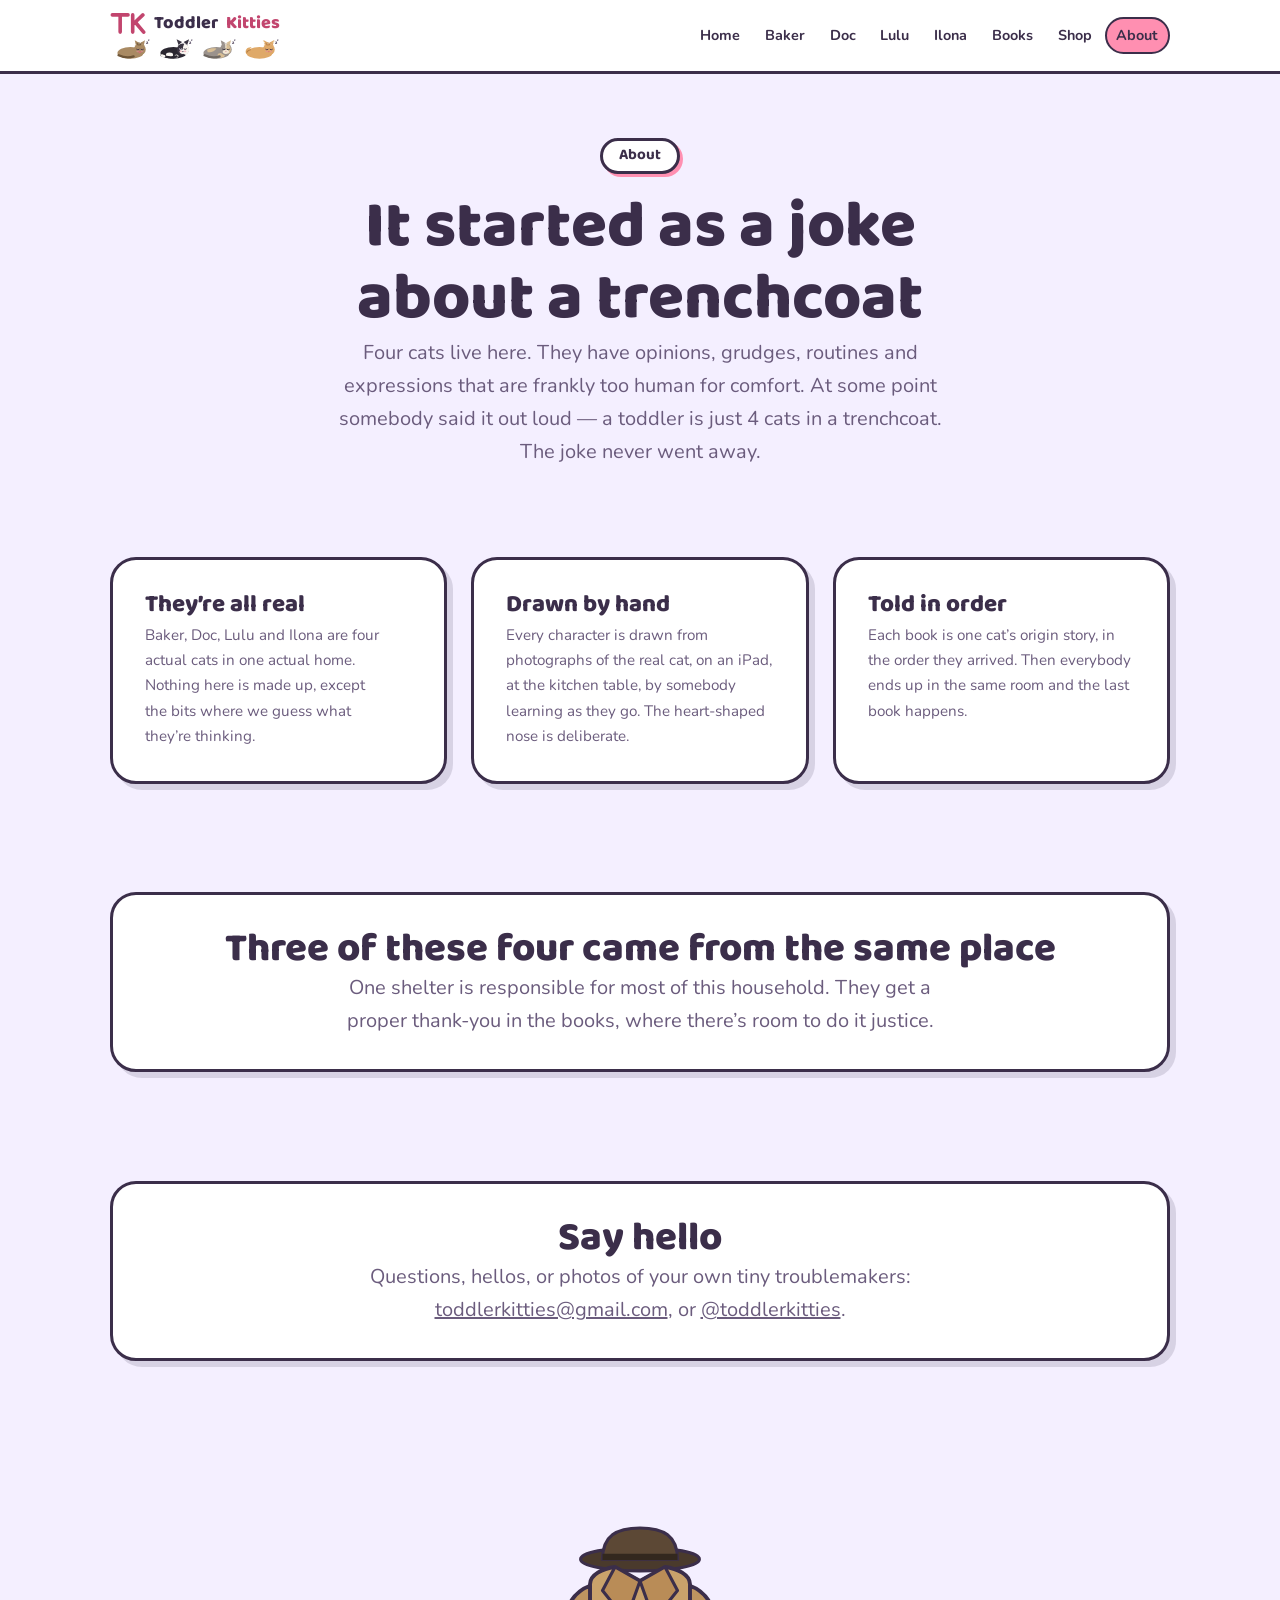
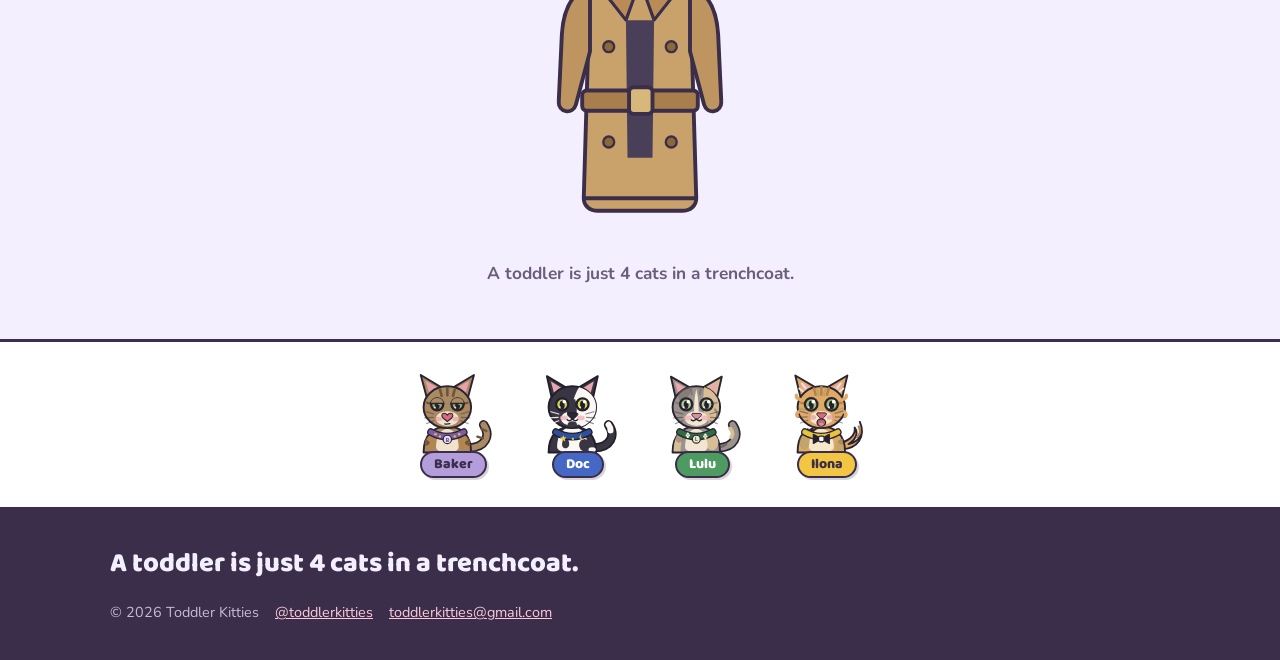
<file: about.html>
<!DOCTYPE html>
<html lang="en">
<head>
<meta charset="utf-8">
<meta name="viewport" content="width=device-width, initial-scale=1">
<title>About — Toddler Kitties</title>
<meta name="description" content="How a household joke about four cats in a trenchcoat became a hand-drawn storybook world.">
<link rel="canonical" href="https://toddlerkitties.com/about.html">
<meta name="keywords" content="toddler kitties, toddlerkitties, toddler kitties com, cute cats for kids, 4 cats in a trenchcoat">
<meta property="og:locale" content="en_US">
<meta property="og:type" content="website">
<meta property="og:site_name" content="Toddler Kitties">
<meta property="og:title" content="About — Toddler Kitties">
<meta property="og:description" content="How a household joke about four cats in a trenchcoat became a hand-drawn storybook world.">
<meta property="og:url" content="https://toddlerkitties.com/about.html">
<meta name="twitter:card" content="summary_large_image">
<link rel="icon" href="[data-uri]" type="image/svg+xml">
<link rel="preconnect" href="https://fonts.googleapis.com"><link rel="preconnect" href="https://fonts.gstatic.com" crossorigin><link rel="stylesheet" href="https://fonts.googleapis.com/css2?family=Baloo+2:wght@500;700;800&family=Nunito:ital,wght@0,400;0,600;0,700;1,400&display=swap">
<style>/* ==========================================================================
   Toddler Kitties
   Sticker-storybook theme: chunky outlines, hard offset shadows, rounded type.
   Every page can take on one cat's colour via body[data-theme].
   ========================================================================== */

:root{
  --ink:      #3B2E4A;
  --ink-soft: #6B5C7D;
  --outline:  #3B2E4A;
  --card:     #FFFFFF;
  --page-bg:  #F4EFFF;
  --pink:     #FF8FB1;

  --accent:     var(--pink);
  --accent-ink: #C2456E;

  --shadow: 6px 6px 0 rgba(59,46,74,.15);

  --wrap: 1060px;
  --gut:  clamp(1.1rem, 4vw, 2.5rem);
  --r:    26px;
}

body[data-theme="baker"]{ --page-bg:#EDE7FA; --accent:#B39DDB; --accent-ink:#6A4A9C; }
body[data-theme="doc"]  { --page-bg:#EFF3FF; --accent:#4468C4; --accent-ink:#33509E; }
body[data-theme="lulu"] { --page-bg:#EAF7EF; --accent:#4E9B62; --accent-ink:#337A48; }
body[data-theme="ilona"]{ --page-bg:#FFF6DF; --accent:#F2C542; --accent-ink:#8F6206; }

*,*::before,*::after{ box-sizing:border-box; }
html{ -webkit-text-size-adjust:100%; scroll-behavior:smooth; }
@media (prefers-reduced-motion:reduce){ html{ scroll-behavior:auto; } }

body{
  margin:0;
  background:var(--page-bg);
  color:var(--ink);
  font-family:"Nunito","Segoe UI",system-ui,sans-serif;
  font-size:clamp(1rem,.96rem + .2vw,1.08rem);
  line-height:1.65;
  overflow-x:hidden;
}
img,svg{ max-width:100%; }
a{ color:inherit; }
p{ margin:0 0 1rem; text-wrap:pretty; }
p:last-child{ margin-bottom:0; }

h1,h2,h3,.logo,.btn,.pill,.cat-label,.eyebrow,.bubble{
  font-family:"Baloo 2","Nunito",system-ui,sans-serif;
  font-weight:800;
}
h1,h2,h3{ margin:0; line-height:1.1; text-wrap:balance; }
h1{ font-size:clamp(2.3rem,1.4rem + 4.4vw,4.1rem); }
h2{ font-size:clamp(1.7rem,1.2rem + 2vw,2.5rem); }
h3{ font-size:clamp(1.2rem,1.05rem + .7vw,1.5rem); }

.eyebrow{
  display:inline-block; font-weight:700;
  font-size:clamp(.8rem,.75rem + .3vw,.95rem);
  background:var(--card); color:var(--ink);
  border:3px solid var(--outline); border-radius:999px;
  padding:.15rem 1rem; margin-bottom:1.1rem;
  box-shadow:3px 3px 0 var(--accent);
}
.lede{ font-size:clamp(1.05rem,1rem + .5vw,1.25rem); color:var(--ink-soft); max-width:52ch; }
.center{ text-align:center; }
.center .lede{ margin-inline:auto; }
.accent{ color:var(--accent-ink); }

.wrap{ width:min(100% - (var(--gut) * 2), var(--wrap)); margin-inline:auto; }
section{ padding-block:clamp(2.2rem,5vw,3.4rem); }

.skip{ position:absolute; left:-9999px; background:var(--ink); color:#fff; padding:.7rem 1rem; z-index:99; }
.skip:focus{ left:.5rem; top:.5rem; }
:focus-visible{ outline:3px solid var(--accent-ink); outline-offset:3px; border-radius:6px; }

/* ---------- header ------------------------------------------------------- */

header{ background:var(--card); border-bottom:3px solid var(--outline); position:sticky; top:0; z-index:30; }
.nav-inner{ display:flex; align-items:center; gap:1rem; flex-wrap:wrap; padding-block:.65rem; }
.brandbox{ display:flex; flex-direction:column; gap:1px; margin-right:auto; }
.logo{ display:flex; align-items:center; gap:.5rem; font-size:1.12rem; text-decoration:none; line-height:1; }
.logo-sleep{ display:flex; gap:5px; align-items:flex-end; padding-left:3px; }
.logo-sleep svg{ width:38px; height:22px; display:block; }
@media (max-width:430px){ .logo-sleep svg{ width:30px; height:18px; } }
.logo svg{ width:36px; height:27px; flex:none; color:var(--accent-ink); }
.logo span{ color:var(--accent-ink); }
header nav{ display:flex; gap:.1rem; flex-wrap:wrap; }
header nav a{ text-decoration:none; font-weight:700; font-size:.9rem; padding:.3rem .6rem; border-radius:999px; border:2px solid transparent; }
header nav a:hover{ border-color:var(--outline); }
header nav a.active{ background:var(--accent); border-color:var(--outline); }

/* ---------- panels + buttons --------------------------------------------- */

.panel{
  background:var(--card); border:3px solid var(--outline); border-radius:var(--r);
  box-shadow:var(--shadow); padding:clamp(1.3rem,3vw,2rem);
}
.hero{ padding-block:clamp(2.2rem,6vw,4rem) clamp(1.4rem,3vw,2.2rem); }

.btn{
  display:inline-block; text-decoration:none; cursor:pointer;
  background:var(--accent); color:var(--ink);
  border:3px solid var(--outline); border-radius:999px;
  padding:.6rem 1.4rem; font-size:1rem;
  box-shadow:4px 4px 0 var(--outline);
  transition:transform .12s ease, box-shadow .12s ease;
}
.btn:hover{ transform:translate(2px,2px); box-shadow:2px 2px 0 var(--outline); }
.btn:active{ transform:translate(4px,4px); box-shadow:0 0 0 var(--outline); }
.btn-ghost{ background:var(--card); }

.pill{ display:inline-block; font-size:.78rem; font-weight:700; background:var(--accent);
  border:2px solid var(--outline); border-radius:999px; padding:.05rem .7rem; }
.pill-soon{ background:var(--card); color:var(--ink-soft); }

/* ---------- crew cards --------------------------------------------------- */

.card-grid{ display:grid; gap:clamp(1.1rem,2.5vw,1.5rem); grid-template-columns:repeat(auto-fit,minmax(215px,1fr)); }
.card{ display:block; text-decoration:none; color:inherit; text-align:center;
  transition:transform .18s cubic-bezier(.2,.8,.3,1), box-shadow .18s ease; }
.card:hover,.card:focus-visible{ transform:translateY(-6px); box-shadow:6px 6px 0 var(--accent); }
.card .art{ width:132px; height:132px; margin:0 auto .4rem; display:block; }
.card h3{ margin-bottom:.15rem; }
.card .role{ font-weight:800; color:var(--accent-ink); font-size:.9rem; display:block; margin-bottom:.5rem; }
.card p{ font-size:.94rem; color:var(--ink-soft); margin:0; }
.card-baker{ --accent:#B39DDB; --accent-ink:#6A4A9C; }
.card-doc  { --accent:#4468C4; --accent-ink:#33509E; }
.card-lulu { --accent:#4E9B62; --accent-ink:#337A48; }
.card-ilona{ --accent:#F2C542; --accent-ink:#8F6206; }

/* ---------- explore ------------------------------------------------------ */

.trio{ display:grid; gap:clamp(1.1rem,2.5vw,1.5rem); grid-template-columns:repeat(auto-fit,minmax(230px,1fr)); }
.trio .panel{ text-decoration:none; color:inherit; transition:transform .18s ease, box-shadow .18s ease; }
.trio .panel:hover{ transform:translateY(-6px); box-shadow:6px 6px 0 var(--accent); }
.ico{ width:46px; height:46px; color:var(--accent-ink); display:block; margin-bottom:.6rem; }
.trio h3{ margin-bottom:.3rem; }
.trio p{ color:var(--ink-soft); font-size:.95rem; }

/* ---------- cat page ----------------------------------------------------- */

.meet{ display:grid; gap:clamp(1.4rem,3vw,2.2rem); grid-template-columns:1fr; align-items:center; }
@media (min-width:800px){ .meet{ grid-template-columns:minmax(0,40%) minmax(0,1fr); } }
.stage{
  position:relative; overflow:hidden; background:var(--card);
  border:3px solid var(--outline); border-radius:var(--r); box-shadow:var(--shadow);
  aspect-ratio:1/1; display:grid; place-items:center; padding:7%;
}
.stage__cat{ width:100%; height:100%; position:relative; z-index:2; }
.crit{ position:absolute; left:0; top:0; pointer-events:none; z-index:3; will-change:transform,opacity; }
.laser{ width:11px; height:11px; border-radius:50%; background:#FF3B2E; box-shadow:0 0 10px 4px rgba(255,59,46,.5); z-index:4; }
.pom{ width:20px; height:20px; border-radius:50%; background:radial-gradient(circle at 34% 32%, #fff, #FF7FB0 46%, #D1497F); box-shadow:0 0 10px rgba(255,127,176,.75); transition:opacity .35s ease; }
.spark{ width:5px; height:5px; background:#FFF3B0; border-radius:50%; box-shadow:0 0 6px #FFE066; }
.stage-garden{ position:absolute; left:0; right:0; bottom:-1px; width:100%; height:auto; z-index:4; pointer-events:none; }
@keyframes tkSway{ 0%,100%{ transform:rotate(-2.4deg); } 50%{ transform:rotate(2.4deg); } }
.gdn-sway{ animation:tkSway 4.2s ease-in-out infinite; }
.gdn-1{ transform-origin:44px 88px; }
.gdn-2{ transform-origin:104px 88px; animation-duration:5.1s; animation-delay:-.8s; }
.gdn-3{ transform-origin:258px 88px; animation-duration:4.6s; animation-delay:-2.1s; }
.gdn-4{ transform-origin:320px 88px; animation-duration:5.6s; animation-delay:-1.4s; }
@keyframes tkFlow{ from{ transform:translateX(0); } to{ transform:translateX(-64px); } }
.mtn-flow{ animation:tkFlow 3.4s linear infinite; }
.mtn-flow-2{ animation-duration:5s; }
.crown{ z-index:6; height:auto; }
.crown svg{ width:100%; height:auto; display:block; }
.mouse{ z-index:5; filter:drop-shadow(1px 2px 0 rgba(59,46,74,.22)); }
@keyframes tkFlap{ 0%,100%{ transform:rotate(-18deg); } 50%{ transform:rotate(26deg); } }
.bird .bw{ transform-origin:17px 13px; animation:tkFlap .32s ease-in-out infinite; }
.bird{ z-index:5; filter:drop-shadow(1px 2px 0 rgba(59,46,74,.22)); }
.bk-paw{ z-index:4; filter:drop-shadow(1px 2px 0 rgba(59,46,74,.25)); }
.pointer{ z-index:5; filter:drop-shadow(1px 2px 0 rgba(59,46,74,.28)); }

.tally{ list-style:none; margin:0; padding:0; }
.tally li{ display:grid; grid-template-columns:1.5rem 1fr; gap:.7rem; padding:.55rem 0;
  border-bottom:2px dotted rgba(59,46,74,.18); }
.tally li:last-child{ border-bottom:0; }
.tally li::before{ content:""; width:15px; height:15px; margin-top:.45rem; border-radius:50%;
  background:var(--accent); border:2px solid var(--outline); }

.facts{ list-style:none; margin:0; padding:0; display:grid; gap:.75rem;
  grid-template-columns:repeat(auto-fit,minmax(250px,1fr)); }
.facts li{ display:grid; grid-template-columns:1.7rem 1fr; align-items:start; gap:.65rem;
  background:var(--page-bg); border:3px solid var(--outline); border-radius:16px;
  padding:.6rem .85rem; box-shadow:3px 3px 0 rgba(59,46,74,.16);
  font-weight:600; font-size:.95rem; line-height:1.45; }
.facts .suit{ font-size:1.45rem; line-height:1.15; text-align:center; }
.facts .s-red{ color:#D14A5E; }
.facts .s-blk{ color:var(--ink); }
.facts .s-pink{ color:#E4708F; }
.facts .s-green{ color:#337A48; }
.facts .s-purple{ color:#7E5BA6; }

.says{ text-align:center; }
.bubble{
  position:relative; display:inline-block; max-width:24ch; margin:0 auto;
  background:var(--card); border:3px solid var(--outline); border-radius:var(--r);
  box-shadow:var(--shadow); padding:1.2rem 1.6rem;
  font-size:clamp(1.3rem,1rem + 2vw,2.1rem); line-height:1.16;
}
.bubble::before,.bubble::after{ content:""; position:absolute; left:50%; width:0; height:0; }
.bubble::before{ bottom:-19px; transform:translateX(-50%); border-left:17px solid transparent; border-right:17px solid transparent; border-top:19px solid var(--outline); }
.bubble::after{ bottom:-13px; transform:translateX(-50%); border-left:13px solid transparent; border-right:13px solid transparent; border-top:15px solid var(--card); }
.says .who{ display:block; margin-top:2rem; font-weight:700; color:var(--ink-soft); font-size:.92rem; }

/* ---------- books -------------------------------------------------------- */

.books{ display:grid; gap:clamp(1.1rem,2.5vw,1.5rem); grid-template-columns:repeat(auto-fit,minmax(265px,1fr)); }
.book{ display:grid; grid-template-columns:92px 1fr; gap:1rem; align-items:start; }
.book .art{ width:92px; height:92px; }
.book .num{ display:block; font-weight:800; color:var(--accent-ink); font-size:.85rem; }
.book h3{ margin:.1rem 0 .35rem; }
.book p{ font-size:.94rem; color:var(--ink-soft); margin:0 0 .7rem; }
.book-wide{ grid-column:1/-1; }
@media (max-width:420px){ .book{ grid-template-columns:1fr; } }

/* ---------- signup ------------------------------------------------------- */

.signup{ max-width:660px; margin-inline:auto; text-align:center; }
.signup form{ display:flex; gap:.7rem; flex-wrap:wrap; justify-content:center; margin-top:1.2rem; }
.signup input[type="email"]{ flex:1 1 16rem; min-width:0; font:inherit; font-size:1rem;
  padding:.6rem 1rem; color:var(--ink); background:#fff;
  border:3px solid var(--outline); border-radius:999px; }
.signup input::placeholder{ color:#8E82A0; }
.signup .fine{ font-size:.9rem; color:var(--ink-soft); margin-top:.9rem; }
.signup__note{ font-weight:700; color:var(--accent-ink); margin-top:.8rem; min-height:1.2em; }
.hp{ position:absolute; left:-9999px; opacity:0; height:0; width:0; }

/* ---------- trenchcoat (about page only) --------------------------------- */

.coat-bit{ text-align:center; padding-block:clamp(2rem,5vw,3.2rem); }
.coat{ width:min(64vw,250px); height:auto; }
.coat-bit .cap{ font-weight:700; color:var(--ink-soft); margin-top:1rem; }
@keyframes tkWobble{ 0%,100%{ transform:rotate(-1.1deg); } 50%{ transform:rotate(1.1deg) translateY(-5px); } }
@keyframes tkHat{ 0%,100%{ transform:translateY(0) rotate(3deg); } 50%{ transform:translateY(-6px) rotate(-2deg); } }
.coat-anim{ transform-origin:160px 440px; animation:tkWobble 5.5s ease-in-out infinite; }
.hat-anim{ transform-origin:160px 118px; animation:tkHat 5.5s ease-in-out infinite; }

/* ---------- cat menu ----------------------------------------------------- */

.cat-menu{ border-top:3px solid var(--outline); background:var(--card); padding-block:1.5rem; }
.cat-row{ display:flex; justify-content:center; gap:clamp(.3rem,3vw,1.8rem); flex-wrap:wrap; }
.cat-item{ display:flex; flex-direction:column; align-items:center; text-decoration:none; color:var(--ink);
  padding:.3rem; transition:transform .28s cubic-bezier(.2,.8,.3,1); }
.cat-item:hover,.cat-item:focus-visible{ transform:translateY(-10px) rotate(-4deg); }
.cat-item svg{ width:clamp(62px,15vw,86px); height:clamp(62px,15vw,86px); display:block; }
.cat-label{ font-size:clamp(12px,2vw,14px); background:var(--accent);
  border:2px solid var(--outline); border-radius:999px; padding:0 12px; margin-top:-6px;
  box-shadow:2px 2px 0 rgba(59,46,74,.2); }
.ci-coat .coat-mini{ width:clamp(40px,9vw,54px); height:auto; display:block; margin:0 auto; }
.ci-coat .cat-label{ background:var(--pink); }
.ci-baker .cat-label{ background:#B39DDB; }
.ci-doc   .cat-label{ background:#4468C4; color:#fff; }
.ci-lulu  .cat-label{ background:#4E9B62; color:#fff; }
.ci-ilona .cat-label{ background:#F2C542; }

/* ---------- footer ------------------------------------------------------- */

footer{ background:var(--ink); color:#F4EFFF; padding-block:2.2rem; }
footer a{ color:#FFC9DA; }
.foot-motto{ font-family:"Baloo 2",sans-serif; font-weight:800; font-size:clamp(1.1rem,1rem + 1.2vw,1.7rem); margin:0 0 .9rem; }
.foot-meta{ font-size:.9rem; color:#C6BCD6; display:flex; gap:1rem; flex-wrap:wrap; }

/* ---------- splash + 404 ------------------------------------------------- */

.splash{ min-height:100svh; display:grid; place-items:center; text-align:center; padding:2rem var(--gut); }
.splash-in{ display:grid; justify-items:center; gap:1.1rem; }
.peek-row{ display:flex; gap:6px; justify-content:center; align-items:flex-end; flex-wrap:wrap; }
.peek-row svg{ width:clamp(66px,17vw,112px); height:clamp(66px,17vw,112px); }
.peek-row svg:nth-child(odd){ transform:translateY(8px) rotate(-4deg); }
.peek-row svg:nth-child(even){ transform:rotate(4deg); }
.oops{ min-height:82svh; display:grid; place-items:center; text-align:center; }
.oops-in{ display:grid; justify-items:center; gap:.9rem; width:100%; }
.oops .nf-scene{ width:min(94vw,760px); height:auto; margin-bottom:.4rem; }
.oops h1{ font-size:clamp(2rem,1.3rem + 3.4vw,3.2rem); }
.oops .lede{ max-width:46ch; }
.nf-door{ cursor:pointer; }
.nf-door > rect, .nf-door > text, .nf-door > g{ transition:transform .18s ease; }
.nf-door:hover > rect, .nf-door:hover > text, .nf-door:hover > g{ transform:translateY(-4px); }
.nf-door:focus-visible{ outline:3px solid var(--pink); outline-offset:4px; border-radius:10px; }

/* ---------- page turn ----------------------------------------------------- */

@media (prefers-reduced-motion:no-preference){
  @keyframes pageIn{ from{ opacity:0; transform:translateY(12px); } to{ opacity:1; transform:none; } }
  main{ animation:pageIn .45s cubic-bezier(.2,.7,.3,1) both; }
  body.leaving main{ opacity:0; transform:translateY(-10px);
    transition:opacity .2s ease, transform .2s ease; animation:none; }
  body.leaving header, body.leaving .cat-menu, body.leaving footer{ opacity:.55; transition:opacity .2s ease; }
}

/* ---------- reveal ------------------------------------------------------- */

.rv{ opacity:0; transform:translateY(14px); transition:opacity .5s ease, transform .5s cubic-bezier(.2,.8,.3,1); }
.rv.is-in{ opacity:1; transform:none; }
.rv-fade{ opacity:0; transition:opacity .55s ease; }
.rv-fade.is-in{ opacity:1; }

@media (prefers-reduced-motion:reduce){
  .rv,.rv-fade{ opacity:1; transform:none; transition:none; }
  .crit{ display:none !important; }
  *{ animation:none !important; transition:none !important; }
}
</style>
</head>
<body data-exit="coat">
<a class="skip" href="#main">Skip to content</a>
<svg xmlns="http://www.w3.org/2000/svg" width="0" height="0" style="position:absolute" aria-hidden="true" focusable="false">

  <!-- ============ BAKER — B1 — grey-brown tabby, heart nose, tall sassy ears,
       half-lidded and entirely unimpressed ============ -->
  <symbol id="tk-baker" viewBox="-6 -6 152 152">
    <g>
      <!-- tail -->
      <g class="tk-tail" data-o="98 130">
        <path d="M98 130 C128 129 137 108 124 89" fill="none" stroke="#2A2432" stroke-width="16.5" stroke-linecap="round"/>
        <path d="M98 130 C128 129 137 108 124 89" fill="none" stroke="#A98A63" stroke-width="10.5" stroke-linecap="round"/>
        <path d="M120 96 l9 4 M113 110 l10 3" stroke="#6E5537" stroke-width="4" stroke-linecap="round"/>
      </g>

      <!-- body -->
      <path d="M18 138 C18 106 36 92 60 92 C84 92 102 106 102 138 Z" fill="#A98A63" stroke="#2A2432" stroke-width="3.4" stroke-linejoin="round"/>
      <path d="M60 96 C72 96 80 112 80 128 C80 135 72 138 60 138 C48 138 40 135 40 128 C40 112 48 96 60 96 Z" fill="#F0E2CB"/>
      <ellipse cx="30" cy="122" rx="10" ry="13" fill="#BC8443" opacity=".55"/>
      <ellipse cx="90" cy="122" rx="10" ry="13" fill="#BC8443" opacity=".55"/>
      <path d="M22 118 q10 3 0 6 M98 118 q-10 3 0 6" stroke="#6E5537" stroke-width="4" stroke-linecap="round" fill="none"/>

      <!-- collar: purple, on the chest, with her B -->
      <path d="M31 102 Q60 118 89 102" fill="none" stroke="#2A2432" stroke-width="13.5" stroke-linecap="round"/>
      <path d="M31 102 Q60 118 89 102" fill="none" stroke="#7E5BA6" stroke-width="9" stroke-linecap="round"/>
      <g fill="#E8C33D">
        <circle cx="39" cy="105.6" r="2.1"/><circle cx="47" cy="109.6" r="2.1"/>
        <circle cx="73" cy="109.6" r="2.1"/><circle cx="81" cy="105.6" r="2.1"/>
      </g>
      <circle cx="60" cy="115" r="7.4" fill="#E8DAF6" stroke="#2A2432" stroke-width="2"/>
      <text x="60" y="119" text-anchor="middle" font-family="monospace" font-size="10" font-weight="700" fill="#5B3E82">B</text>

      <!-- tall, pointed, sassy ears -->
      <path d="M25 46 L13 1 L56 27 Z" fill="#A98A63" stroke="#2A2432" stroke-width="3.4" stroke-linejoin="round"/>
      <path d="M95 46 L107 1 L64 27 Z" fill="#A98A63" stroke="#2A2432" stroke-width="3.4" stroke-linejoin="round"/>
      <path d="M30 40 L21 11 L47 26 Z" fill="#E5A3A9"/>
      <path d="M90 40 L99 11 L73 26 Z" fill="#E5A3A9"/>

      <!-- head -->
      <ellipse cx="60" cy="58" rx="42" ry="37" fill="#A98A63" stroke="#2A2432" stroke-width="3.4"/>
      <path d="M60 24 v13 M47 27 l3 11 M73 27 l-3 11" stroke="#6E5537" stroke-width="4.5" stroke-linecap="round"/>
      <path d="M24 50 q9 3 14 0 M96 50 q-9 3 -14 0" stroke="#6E5537" stroke-width="3.8" stroke-linecap="round" fill="none"/>
      <path d="M22 62 q9 4 14 1 M98 62 q-9 4 -14 1" stroke="#BC8443" stroke-width="4" stroke-linecap="round" fill="none" opacity=".7"/>
      <ellipse cx="60" cy="78" rx="20" ry="13" fill="#F0E2CB"/>

      <!-- eyes, half-lidded on purpose -->
      <circle cx="42" cy="53" r="11.6" fill="#241F2E" stroke="#2A2432" stroke-width="2.2"/>
      <circle cx="78" cy="53" r="11.6" fill="#241F2E" stroke="#2A2432" stroke-width="2.2"/>
      <circle cx="42" cy="53" r="8.6" fill="#93B25E"/>
      <circle cx="78" cy="53" r="8.6" fill="#93B25E"/>
      <g class="bk-pupils">
        <ellipse cx="42" cy="55" rx="4.2" ry="6.6" fill="#241F2E"/>
        <ellipse cx="78" cy="55" rx="4.2" ry="6.6" fill="#241F2E"/>
        <circle cx="45.6" cy="51" r="2.8" fill="#FFFFFF"/>
        <circle cx="81.6" cy="51" r="2.8" fill="#FFFFFF"/>
        <circle cx="38" cy="58.5" r="1.7" fill="#FFFFFF" opacity=".8"/>
        <circle cx="74" cy="58.5" r="1.7" fill="#FFFFFF" opacity=".8"/>
      </g>
      <!-- the lids -->
      <path d="M30.6 51 A11.6 11.6 0 0 1 53.4 51 Z" fill="#A98A63"/>
      <path d="M66.6 51 A11.6 11.6 0 0 1 89.4 51 Z" fill="#A98A63"/>
      <path d="M30.2 51.4 H53.8 M66.2 51.4 H89.8" stroke="#2A2432" stroke-width="2.8" stroke-linecap="round"/>

      <!-- the heart nose, and it is not up for discussion -->
      <path d="M60 72 C56.6 67 50.2 68 50.2 72.5 C50.2 77.2 56.6 79.8 60 83.5 C63.4 79.8 69.8 77.2 69.8 72.5 C69.8 68 63.4 67 60 72 Z"
            fill="#D96A7A" stroke="#2A2432" stroke-width="1.8" stroke-linejoin="round"/>
      <!-- the smirk. One side only. -->
      <path d="M55.5 87.4 C58.2 87.9 61.4 87.8 64.5 87" stroke="#2A2432" stroke-width="2.3" stroke-linecap="round" fill="none"/>

      <!-- blush + whiskers -->
      <ellipse cx="45" cy="79" rx="6.6" ry="4" fill="#E58EA0" opacity=".55"/>
      <ellipse cx="75" cy="79" rx="6.6" ry="4" fill="#E58EA0" opacity=".55"/>
      <path d="M36 70 l-14 -4 M35 76 l-15 1 M36 82 l-13 5 M84 70 l14 -4 M85 76 l15 1 M84 82 l13 5"
            stroke="#2A2432" stroke-width="2.1" stroke-linecap="round" opacity=".42"/>
    </g>
  </symbol>

  <!-- ============ DOC — D2 — black-and-white cow pattern, huge ears, moon-and-stars collar
       Sticker style: chunky ink outline, big shiny eyes, blush, toe beans.
       Markings traced from photo: black base, asymmetric white blaze weighted to HIS left
       (viewer's right), black nose-bridge band, white muzzle, dark chin patch. ============ -->
  <symbol id="tk-doc" viewBox="-6 -6 152 152">
    <g>
      <!-- tail: black with a white tip -->
      <g class="tk-tail" data-o="98 130">
        <path d="M98 130 C128 129 137 108 124 89" fill="none" stroke="#221E2C" stroke-width="16.5" stroke-linecap="round"/>
        <path d="M98 130 C128 129 137 108 124 89" fill="none" stroke="#3A3542" stroke-width="10.5" stroke-linecap="round"/>
        <path d="M127.5 99 C127.5 95 126 91.5 124 89" fill="none" stroke="#FBF8F3" stroke-width="10.5" stroke-linecap="round"/>
      </g>

      <!-- body -->
      <path d="M18 138 C18 106 36 92 60 92 C84 92 102 106 102 138 Z" fill="#3A3542" stroke="#221E2C" stroke-width="3.4" stroke-linejoin="round"/>
      <!-- big white chest: broad bib, black patches sitting on it, white mitten on the far paw -->
      <path d="M60 93 C79 93 87 110 87 128 C87 136 75 138 60 138 C45 138 33 136 33 128 C33 110 41 93 60 93 Z" fill="#FBF8F3"/>
      <path d="M48 111 C53.5 115 56 122 53.5 127 C51 132 44.5 132 42.5 127 C40.5 122 43 115 48 111 Z" fill="#3A3542"/>
      <ellipse cx="81" cy="125" rx="9" ry="11" fill="#3A3542"/>
      <ellipse cx="95" cy="133" rx="6.5" ry="4.4" fill="#FBF8F3"/>

      <!-- collar: navy, on the chest, moon and stars -->
      <path d="M31 102 Q60 118 89 102" fill="none" stroke="#221E2C" stroke-width="13.5" stroke-linecap="round"/>
      <path d="M31 102 Q60 118 89 102" fill="none" stroke="#2E4E9E" stroke-width="9" stroke-linecap="round"/>
      <path d="M44 107.5 l1.7 3.8 4.1 .4 -3.1 2.8 .9 4 -3.6 -2.1 -3.6 2.1 .9 -4 -3.1 -2.8 4.1 -.4 Z" fill="#F0CB4A"/>
      <path d="M77.5 106 a4.8 4.8 0 1 0 3.8 7.7 a3.8 3.8 0 1 1 -3.8 -7.7 Z" fill="#F0CB4A"/>
      <circle cx="61" cy="114" r="2" fill="#F0CB4A"/>

      <!-- ears (very large, upright) -->
      <path d="M24 44 L15 3 L55 27 Z" fill="#3A3542" stroke="#221E2C" stroke-width="3.4" stroke-linejoin="round"/>
      <path d="M96 44 L105 3 L65 27 Z" fill="#3A3542" stroke="#221E2C" stroke-width="3.4" stroke-linejoin="round"/>
      <path d="M29 38 L22 12 L46 27 Z" fill="#E8A7AE"/>
      <path d="M91 38 L98 12 L74 27 Z" fill="#E8A7AE"/>

      <!-- head -->
      <ellipse cx="60" cy="58" rx="42" ry="37" fill="#3A3542" stroke="#221E2C" stroke-width="3.4"/>
      <!-- the white side of his face: wedge down the forehead, whole cheek below it -->
      <path d="M72 22.6 A42 37 0 0 1 76 92.2 C66 84 58 70 60 54 C62 42 67 30 72 22.6 Z" fill="#FBF8F3"/>
      <!-- white muzzle -->
      <ellipse cx="60" cy="78" rx="20" ry="13" fill="#FBF8F3"/>
      <!-- black band down the nose bridge -->
      <path d="M49 44 C47 56 49 68 54 74 L66 74 C69 66 68 54 65 44 Z" fill="#3A3542"/>
      <!-- dark chin patch -->
      <path d="M60 83 C65 83 68.5 86 68.5 89 C68.5 92.4 64.5 94 60 94 C55.5 94 51.5 92.4 51.5 89 C51.5 86 55 83 60 83 Z" fill="#3A3542"/>
      <!-- nose -->
      <path d="M53 68 h14 c2.7 0 3.7 2.5 2 4.3 l-5.6 5.6 c-1.7 1.7 -4.1 1.7 -5.8 0 l-5.6 -5.6 c-1.7 -1.8 -.7 -4.3 2 -4.3 Z" fill="#2A2633" stroke="#221E2C" stroke-width="1.6" stroke-linejoin="round"/>
      <!-- easy little grin -->
      <path d="M60 78.6 q-5 5.6 -9.5 1.2 M60 78.6 q5 5.6 9.5 1.2" stroke="#221E2C" stroke-width="2.6" stroke-linecap="round" fill="none"/>

      <!-- big shiny eyes, yellow-green -->
      <circle cx="42" cy="53" r="11.6" fill="#241F2E" stroke="#221E2C" stroke-width="2.2"/>
      <circle cx="78" cy="53" r="11.6" fill="#241F2E" stroke="#221E2C" stroke-width="2.2"/>
      <circle cx="42" cy="53" r="8.6" fill="#C9D64E"/>
      <circle cx="78" cy="53" r="8.6" fill="#C9D64E"/>
      <g class="dc-pupils">
        <ellipse cx="42" cy="54" rx="4.4" ry="7.4" fill="#241F2E"/>
        <ellipse cx="78" cy="54" rx="4.4" ry="7.4" fill="#241F2E"/>
        <circle cx="45.8" cy="48.4" r="3.2" fill="#FFFFFF"/>
        <circle cx="81.8" cy="48.4" r="3.2" fill="#FFFFFF"/>
        <circle cx="37.8" cy="58" r="1.8" fill="#FFFFFF" opacity=".8"/>
        <circle cx="73.8" cy="58" r="1.8" fill="#FFFFFF" opacity=".8"/>
      </g>

      <!-- blush -->
      <ellipse cx="45" cy="77" rx="7" ry="4.2" fill="#F0A8B4" opacity=".7"/>
      <ellipse cx="75" cy="77" rx="7" ry="4.2" fill="#F0A8B4" opacity=".7"/>
      <!-- whiskers: light over the black side, ink over the white side -->
      <path d="M36 70 l-14 -4 M35 76 l-15 1 M36 82 l-13 5" stroke="#FBF8F3" stroke-width="2.2" stroke-linecap="round" opacity=".9"/>
      <path d="M84 70 l14 -4 M85 76 l15 1 M84 82 l13 5" stroke="#221E2C" stroke-width="2.2" stroke-linecap="round" opacity=".5"/>
    </g>
  </symbol>

  <!-- ============ LULU — L3 — dilute tortie: soft grey base, warm cream brindling,
       cream stripe down the nose, pink paw pads, green daisy collar ============ -->
  <symbol id="tk-lulu" viewBox="-6 -6 152 152">
    <g>
      <!-- tail -->
      <g class="tk-tail" data-o="98 130">
        <path d="M98 130 C128 129 137 108 124 89" fill="none" stroke="#2A2432" stroke-width="16.5" stroke-linecap="round"/>
        <path d="M98 130 C128 129 137 108 124 89" fill="none" stroke="#9A928C" stroke-width="10.5" stroke-linecap="round"/>
        <path d="M120 96 c5 5 5 11 2 15" fill="none" stroke="#D8BE95" stroke-width="7" stroke-linecap="round"/>
        <path d="M104 128 c4 -1 7 -3 9 -5" fill="none" stroke="#6F6862" stroke-width="4" stroke-linecap="round"/>
      </g>

      <!-- body -->
      <path d="M18 138 C18 106 36 92 60 92 C84 92 102 106 102 138 Z" fill="#9A928C" stroke="#2A2432" stroke-width="3.4" stroke-linejoin="round"/>
      <!-- warm brindle patches, low contrast -->
      <path d="M20 136 C20 116 26 102 38 96 C36 110 32 124 32 136 Z" fill="#D8BE95"/>
      <ellipse cx="88" cy="120" rx="11" ry="14" fill="#D8BE95"/>
      <ellipse cx="30" cy="112" rx="7" ry="9" fill="#6F6862" opacity=".45"/>
      <!-- cream chest + belly -->
      <path d="M60 96 C72 96 80 112 80 128 C80 135 72 138 60 138 C48 138 40 135 40 128 C40 112 48 96 60 96 Z" fill="#F2E6D2"/>

      <!-- collar: green with white daisies, on the chest -->
      <path d="M31 102 Q60 118 89 102" fill="none" stroke="#2A2432" stroke-width="13.5" stroke-linecap="round"/>
      <path d="M31 102 Q60 118 89 102" fill="none" stroke="#2F6B44" stroke-width="9" stroke-linecap="round"/>
      <g fill="#FFFFFF">
        <circle cx="43" cy="107.6" r="2"/><circle cx="46.8" cy="107.6" r="2"/><circle cx="44.9" cy="104.6" r="2"/><circle cx="44.9" cy="110.6" r="2"/>
        <circle cx="74" cy="109.6" r="2"/><circle cx="77.8" cy="109.6" r="2"/><circle cx="75.9" cy="106.6" r="2"/><circle cx="75.9" cy="112.6" r="2"/>
      </g>
      <circle cx="44.9" cy="107.6" r="1.8" fill="#E8C33D"/>
      <circle cx="75.9" cy="109.6" r="1.8" fill="#E8C33D"/>
      <circle cx="60" cy="114.5" r="7" fill="#F2E6D2" stroke="#2A2432" stroke-width="2"/>
      <text x="60" y="118.4" text-anchor="middle" font-family="monospace" font-size="9.5" font-weight="700" fill="#2F6B44">L</text>

      <!-- ears -->
      <path d="M24 44 L15 4 L55 27 Z" fill="#9A928C" stroke="#2A2432" stroke-width="3.4" stroke-linejoin="round"/>
      <path d="M96 44 L105 4 L65 27 Z" fill="#D8BE95" stroke="#2A2432" stroke-width="3.4" stroke-linejoin="round"/>
      <path d="M29 38 L22 13 L46 27 Z" fill="#EEA9AF"/>
      <path d="M91 38 L98 13 L74 27 Z" fill="#EEA9AF"/>

      <!-- head -->
      <ellipse cx="60" cy="58" rx="42" ry="37" fill="#9A928C" stroke="#2A2432" stroke-width="3.4"/>
      <!-- soft tortie brindling: warm on one side, deeper grey on the other -->
      <path d="M74 22.4 A42 37 0 0 1 84 86 C74 78 70 60 72 44 C72.6 36 73.4 28 74 22.4 Z" fill="#D8BE95"/>
      <path d="M30 30 C38 24 46 22 52 22 C50 34 44 45 33 52 C28 44 27 36 30 30 Z" fill="#6F6862" opacity=".5"/>
      <path d="M93 62 q6 7 3 14" stroke="#6F6862" stroke-width="4" stroke-linecap="round" fill="none" opacity=".6"/>
      <!-- faint tabby stripes -->
      <path d="M50 24 l2 11 M68 24 l-1.5 11" stroke="#6F6862" stroke-width="4" stroke-linecap="round" opacity=".55"/>
      <path d="M24 50 q9 3 14 0 M96 50 q-9 3 -14 0" stroke="#6F6862" stroke-width="3.6" stroke-linecap="round" fill="none" opacity=".5"/>
      <!-- cream stripe down the nose bridge -->
      <path d="M60 26 C56.5 40 55.5 56 56 70 L64 70 C64.5 56 63.5 40 60 26 Z" fill="#F2E6D2"/>
      <!-- cream muzzle -->
      <ellipse cx="60" cy="78" rx="20" ry="13" fill="#F2E6D2"/>
      <!-- nose + soft mouth -->
      <path d="M53.5 69 h13 c2.5 0 3.4 2.3 1.9 4 l-5.2 5.2 c-1.6 1.6 -3.8 1.6 -5.4 0 l-5.2 -5.2 c-1.5 -1.7 -.6 -4 1.9 -4 Z" fill="#D98F9C" stroke="#2A2432" stroke-width="1.6" stroke-linejoin="round"/>
      <path d="M60 79 q-5 5.4 -9.2 1.2 M60 79 q5 5.4 9.2 1.2" stroke="#2A2432" stroke-width="2.5" stroke-linecap="round" fill="none"/>

      <!-- big pale-green eyes -->
      <circle cx="42" cy="53" r="11.6" fill="#241F2E" stroke="#2A2432" stroke-width="2.2"/>
      <circle cx="78" cy="53" r="11.6" fill="#241F2E" stroke="#2A2432" stroke-width="2.2"/>
      <circle cx="42" cy="53" r="8.6" fill="#A9C98E"/>
      <circle cx="78" cy="53" r="8.6" fill="#A9C98E"/>
      <g class="lu-pupils">
        <ellipse cx="42" cy="54" rx="4.2" ry="7.2" fill="#241F2E"/>
        <ellipse cx="78" cy="54" rx="4.2" ry="7.2" fill="#241F2E"/>
        <circle cx="45.8" cy="48.4" r="3.2" fill="#FFFFFF"/>
        <circle cx="81.8" cy="48.4" r="3.2" fill="#FFFFFF"/>
        <circle cx="37.8" cy="58" r="1.8" fill="#FFFFFF" opacity=".8"/>
        <circle cx="73.8" cy="58" r="1.8" fill="#FFFFFF" opacity=".8"/>
      </g>

      <!-- blush + whiskers -->
      <ellipse cx="45" cy="77" rx="7" ry="4.2" fill="#F0A8B4" opacity=".65"/>
      <ellipse cx="75" cy="77" rx="7" ry="4.2" fill="#F0A8B4" opacity=".65"/>
      <path d="M36 70 l-14 -4 M35 76 l-15 1 M36 82 l-13 5 M84 70 l14 -4 M85 76 l15 1 M84 82 l13 5"
            stroke="#2A2432" stroke-width="2.1" stroke-linecap="round" opacity=".45"/>
    </g>
  </symbol>

  <!-- ============ ILONA — I4 — long-haired orange/cream tabby, plume tail,
       ear tufts, yellow collar with a bow tie, mid-sentence ============ -->
  <symbol id="tk-ilona" viewBox="-6 -6 152 152">
    <g>
      <!-- plume tail -->
      <g class="tk-tail" data-o="98 132">
        <path d="M96 132 C124 132 139 110 128 84 C137 104 126 120 108 123 C121 116 126 103 119 94 C121 110 105 119 92 121 Z"
              fill="#DFA968" stroke="#2A2432" stroke-width="3.4" stroke-linejoin="round"/>
        <path d="M126 92 c4 8 2 15 -3 19" stroke="#B98146" stroke-width="4" stroke-linecap="round" fill="none"/>
      </g>

      <!-- body, with a long-haired edge -->
      <path d="M18 138 C18 118 24 104 36 97 q-4 5 -3 8 q6 -8 12 -10 q-3 4 -2 7 q7 -7 12 -9 C57 92 58 92 60 92 C84 92 102 106 102 138 Z"
            fill="#DFA968" stroke="#2A2432" stroke-width="3.4" stroke-linejoin="round"/>
      <path d="M60 96 C73 96 82 112 82 128 C82 135 73 138 60 138 C47 138 38 135 38 128 C38 112 47 96 60 96 Z" fill="#F5E7C9"/>
      <path d="M96 116 q-9 3 0 6" stroke="#B98146" stroke-width="4" stroke-linecap="round" fill="none"/>
      <ellipse cx="30" cy="120" rx="9" ry="13" fill="#93A06A" opacity=".38"/>
      <ellipse cx="92" cy="126" rx="8" ry="11" fill="#93A06A" opacity=".32"/>

      <!-- collar: yellow with a black-and-white bow tie -->
      <path d="M31 102 Q60 118 89 102" fill="none" stroke="#2A2432" stroke-width="13.5" stroke-linecap="round"/>
      <path d="M31 102 Q60 118 89 102" fill="none" stroke="#E8C33D" stroke-width="9" stroke-linecap="round"/>
      <path d="M60 114 L46 106 L46 122 Z" fill="#241F2E" stroke="#2A2432" stroke-width="2.4" stroke-linejoin="round"/>
      <path d="M60 114 L74 106 L74 122 Z" fill="#241F2E" stroke="#2A2432" stroke-width="2.4" stroke-linejoin="round"/>
      <rect x="55" y="109" width="10" height="10" rx="3" fill="#FAF7F2" stroke="#2A2432" stroke-width="2.4"/>

      <!-- big ears with tufts -->
      <path d="M24 44 L14 2 L55 26 Z" fill="#DFA968" stroke="#2A2432" stroke-width="3.4" stroke-linejoin="round"/>
      <path d="M96 44 L106 2 L65 26 Z" fill="#DFA968" stroke="#2A2432" stroke-width="3.4" stroke-linejoin="round"/>
      <path d="M29 38 L22 12 L46 26 Z" fill="#E8AFAF"/>
      <path d="M91 38 L98 12 L74 26 Z" fill="#E8AFAF"/>
      <path d="M28 31 l-7 -6 M32 24 l-6 -8 M92 31 l7 -6 M88 24 l6 -8"
            stroke="#F5E7C9" stroke-width="3.2" stroke-linecap="round"/>

      <!-- head, with a fluffy edge -->
      <ellipse cx="60" cy="58" rx="42" ry="37" fill="#DFA968" stroke="#2A2432" stroke-width="3.4"/>
      <path d="M20 66 q-6 4 -2 8 M100 66 q6 4 2 8 M22 44 q-7 -2 -6 -7 M98 44 q7 -2 6 -7"
            stroke="#DFA968" stroke-width="6" stroke-linecap="round" fill="none"/>
      <path d="M60 22 v14 M47 25 l3 11 M73 25 l-3 11" stroke="#B98146" stroke-width="4.5" stroke-linecap="round"/>
      <path d="M24 50 q9 3 14 0 M96 50 q-9 3 -14 0" stroke="#B98146" stroke-width="3.8" stroke-linecap="round" fill="none"/>
      <path d="M22 60 q9 4 14 1 M98 60 q-9 4 -14 1" stroke="#93A06A" stroke-width="3.6" stroke-linecap="round" fill="none" opacity=".55"/>
      <path d="M52 26 q4 6 3 11 M68 26 q-4 6 -3 11" stroke="#93A06A" stroke-width="3.2" stroke-linecap="round" fill="none" opacity=".5"/>
      <ellipse cx="60" cy="77" rx="20" ry="12.5" fill="#F5E7C9"/>

      <!-- huge amber-gold eyes -->
      <circle cx="42" cy="53" r="12" fill="#241F2E" stroke="#2A2432" stroke-width="2.2"/>
      <circle cx="78" cy="53" r="12" fill="#241F2E" stroke="#2A2432" stroke-width="2.2"/>
      <circle cx="42" cy="53" r="9" fill="#9DBE74"/>
      <circle cx="78" cy="53" r="9" fill="#9DBE74"/>
      <g class="il-pupils">
        <ellipse cx="42" cy="54" rx="4.4" ry="7.6" fill="#241F2E"/>
        <ellipse cx="78" cy="54" rx="4.4" ry="7.6" fill="#241F2E"/>
        <circle cx="45.8" cy="48.2" r="3.3" fill="#FFFFFF"/>
        <circle cx="81.8" cy="48.2" r="3.3" fill="#FFFFFF"/>
        <circle cx="37.6" cy="58" r="1.9" fill="#FFFFFF" opacity=".8"/>
        <circle cx="73.6" cy="58" r="1.9" fill="#FFFFFF" opacity=".8"/>
      </g>

      <!-- nose, and a mouth that is already talking -->
      <path d="M53.5 68 h13 c2.5 0 3.4 2.3 1.9 4 l-5.2 5.2 c-1.6 1.6 -3.8 1.6 -5.4 0 l-5.2 -5.2 c-1.5 -1.7 -.6 -4 1.9 -4 Z"
            fill="#D96A7A" stroke="#2A2432" stroke-width="1.6" stroke-linejoin="round"/>
      <ellipse cx="60" cy="85" rx="7.6" ry="6.4" fill="#C4626E" stroke="#2A2432" stroke-width="2.2"/>
      <ellipse cx="60" cy="88" rx="4" ry="3" fill="#E58EA0"/>

      <!-- blush + whiskers -->
      <ellipse cx="44" cy="76" rx="6.8" ry="4.2" fill="#E58EA0" opacity=".6"/>
      <ellipse cx="76" cy="76" rx="6.8" ry="4.2" fill="#E58EA0" opacity=".6"/>
      <path d="M36 69 l-14 -4 M35 75 l-15 1 M36 81 l-13 5 M84 69 l14 -4 M85 75 l15 1 M84 81 l13 5"
            stroke="#2A2432" stroke-width="2.1" stroke-linecap="round" opacity=".42"/>
    </g>
  </symbol>

  <!-- ============ sleeping loafs (header) ============ -->
  <symbol id="tk-sleep-baker" viewBox="0 0 96 56">
    <ellipse cx="44" cy="38" rx="33" ry="15" fill="#A98A63"/>
    <path d="M14 44 q20 9 38 3" stroke="#6E5537" stroke-width="6" stroke-linecap="round" fill="none"/>
    <circle cx="68" cy="29" r="15" fill="#A98A63"/>
    <path d="M58 19 L55 6 L67 13 Z" fill="#A98A63"/><path d="M78 19 L81 6 L69 13 Z" fill="#A98A63"/>
    <path d="M66 12 v6 M61 13 l2 5 M71 13 l-2 5" stroke="#6E5537" stroke-width="2.4" stroke-linecap="round"/>
    <path d="M60 29 q3 3 6 0 M71 29 q3 3 6 0" stroke="#3B2E4A" stroke-width="2.2" fill="none" stroke-linecap="round"/>
    <ellipse cx="62.5" cy="34" rx="3.4" ry="2.2" fill="#E58EA0" opacity=".55"/>
    <ellipse cx="73.5" cy="34" rx="3.4" ry="2.2" fill="#E58EA0" opacity=".55"/>
    <path d="M68 35 c-1.4 -2.2 -3.8 -1.7 -3.8 0 c0 1.7 2.4 2.6 3.8 4 c1.4 -1.4 3.8 -2.3 3.8 -4 c0 -1.7 -2.4 -2.2 -3.8 0 Z" fill="#D96A7A"/>
    <text x="84" y="16" font-size="12" font-weight="800" fill="#3B2E4A">z</text>
    <text x="89" y="8" font-size="8" font-weight="800" fill="#3B2E4A">z</text>
  </symbol>
  <symbol id="tk-sleep-doc" viewBox="0 0 96 56">
    <ellipse cx="44" cy="38" rx="33" ry="15" fill="#2A2730"/>
    <ellipse cx="34" cy="43" rx="9" ry="6" fill="#FAF7F2"/>
    <ellipse cx="52" cy="46" rx="5" ry="4" fill="#FAF7F2"/>
    <path d="M14 44 q20 9 38 3" stroke="#2A2730" stroke-width="6" stroke-linecap="round" fill="none"/>
    <path d="M14.5 44.2 q3 1.4 6 2.2" stroke="#FAF7F2" stroke-width="6" stroke-linecap="round" fill="none"/>
    <circle cx="68" cy="29" r="15" fill="#3A3542"/>
    <path d="M72 14.6 A15 15 0 0 1 74 43.4 C69 39 66.5 33 68 26 C69 21 70.5 17 72 14.6 Z" fill="#FAF7F2"/>
    <ellipse cx="68" cy="35" rx="8" ry="5.5" fill="#FAF7F2"/>
    <path d="M57 18 L52 3 L66 10 Z" fill="#3A3542"/><path d="M79 18 L84 3 L70 10 Z" fill="#3A3542"/>
    <path d="M59 28 q3 3 6 0" stroke="#F4EFFF" stroke-width="2.2" fill="none" stroke-linecap="round"/>
    <path d="M71 28 q3 3 6 0" stroke="#221E2C" stroke-width="2.2" fill="none" stroke-linecap="round"/>
    <ellipse cx="62.5" cy="34" rx="3.4" ry="2.2" fill="#F0A8B4" opacity=".7"/>
    <ellipse cx="73.5" cy="34" rx="3.4" ry="2.2" fill="#F0A8B4" opacity=".7"/>
    <path d="M65.5 33.5 h5 l-2.5 3 Z" fill="#2A2633"/>
    <text x="84" y="16" font-size="12" font-weight="800" fill="#3B2E4A">z</text>
    <text x="89" y="8" font-size="8" font-weight="800" fill="#3B2E4A">z</text>
  </symbol>
  <symbol id="tk-sleep-lulu" viewBox="0 0 96 56">
    <ellipse cx="44" cy="38" rx="33" ry="15" fill="#9A928C"/>
    <path d="M20 30 C26 26 36 25 44 27 C40 34 30 38 22 36 Z" fill="#D8BE95"/>
    <ellipse cx="56" cy="44" rx="9" ry="6" fill="#D8BE95"/>
    <path d="M14 44 q20 9 38 3" stroke="#6F6862" stroke-width="6" stroke-linecap="round" fill="none"/>
    <circle cx="68" cy="29" r="15" fill="#9A928C"/>
    <path d="M70 14.6 A15 15 0 0 1 76 40 C70 36 66.5 30 68 24 C68.6 20 69.4 17 70 14.6 Z" fill="#D8BE95"/>
    <path d="M58 19 L55 6 L67 13 Z" fill="#9A928C"/><path d="M78 19 L81 6 L69 13 Z" fill="#D8BE95"/>
    <path d="M68 16 v9" stroke="#F2E6D2" stroke-width="3" stroke-linecap="round"/>
    <ellipse cx="68" cy="35" rx="8" ry="5.5" fill="#F2E6D2"/>
    <path d="M60 29 q3 3 6 0 M71 29 q3 3 6 0" stroke="#2A2432" stroke-width="2.2" fill="none" stroke-linecap="round"/>
    <path d="M65.5 33.5 h5 l-2.5 3 Z" fill="#D98F9C"/>
    <text x="84" y="16" font-size="12" font-weight="800" fill="#3B2E4A">z</text>
    <text x="89" y="8" font-size="8" font-weight="800" fill="#3B2E4A">z</text>
  </symbol>
  <symbol id="tk-sleep-ilona" viewBox="0 0 96 56">
    <ellipse cx="44" cy="38" rx="33" ry="15" fill="#DFA968"/>
    <path d="M10 40 C6 30 14 22 24 24 C18 27 15 33 18 39 C21 33 27 30 32 32 C26 35 24 40 26 44 Z" fill="#DFA968"/>
    <path d="M12 36 q3 -5 9 -6" stroke="#B98146" stroke-width="3" stroke-linecap="round" fill="none"/>
    <circle cx="68" cy="29" r="15" fill="#DFA968"/>
    <path d="M58 19 L54 5 L67 12 Z" fill="#DFA968"/><path d="M78 19 L82 5 L69 12 Z" fill="#DFA968"/>
    <path d="M57 12 l-3 -4 M79 12 l3 -4" stroke="#F5E7C9" stroke-width="2.4" stroke-linecap="round"/>
    <path d="M66 12 v6 M61 13 l2 5 M71 13 l-2 5" stroke="#B98146" stroke-width="2.4" stroke-linecap="round"/>
    <path d="M60 29 q3 3 6 0 M71 29 q3 3 6 0" stroke="#3B2E4A" stroke-width="2.2" fill="none" stroke-linecap="round"/>
    <ellipse cx="62.5" cy="34" rx="3.4" ry="2.2" fill="#E58EA0" opacity=".55"/>
    <ellipse cx="73.5" cy="34" rx="3.4" ry="2.2" fill="#E58EA0" opacity=".55"/>
    <path d="M65.5 34 h5 l-2.5 3 Z" fill="#D96A7A"/>
    <text x="84" y="16" font-size="12" font-weight="800" fill="#3B2E4A">z</text>
    <text x="89" y="8" font-size="8" font-weight="800" fill="#3B2E4A">z</text>
  </symbol>

</svg><header><div class="wrap nav-inner"><div class="brandbox"><a class="logo" href="home.html"><svg viewBox="0 0 46 32" aria-hidden="true" fill="none" stroke="currentColor" stroke-width="4.6" stroke-linecap="round" stroke-linejoin="round"><path d="M3 5 H23 M13 5 V27"/><path d="M29 5 V27 M42 5 L30.5 16 M32.4 14.4 L43 27"/></svg>Toddler <span>Kitties</span></a><div class="logo-sleep" aria-hidden="true"><svg viewBox="0 0 96 56" aria-hidden="true"><use href="#tk-sleep-baker"></use></svg><svg viewBox="0 0 96 56" aria-hidden="true"><use href="#tk-sleep-doc"></use></svg><svg viewBox="0 0 96 56" aria-hidden="true"><use href="#tk-sleep-lulu"></use></svg><svg viewBox="0 0 96 56" aria-hidden="true"><use href="#tk-sleep-ilona"></use></svg></div></div><nav aria-label="Main"><a href="home.html">Home</a><a href="baker.html">Baker</a><a href="doc.html">Doc</a><a href="lulu.html">Lulu</a><a href="ilona.html">Ilona</a><a href="books.html">Books</a><a href="shop.html">Shop</a><a href="about.html" class="active">About</a></nav></div></header><main id="main">
<section class="hero wrap center">
  <span class="eyebrow">About</span>
  <h1>It started as a joke about a trenchcoat</h1>
  <p class="lede">Four cats live here. They have opinions, grudges, routines and expressions
  that are frankly too human for comfort. At some point somebody said it out loud &mdash;
  a toddler is just 4 cats in a trenchcoat. The joke never went away.</p>
</section>

<section class="wrap">
  <div class="trio">
    <div class="panel rv"><h3>They&rsquo;re all real</h3>
      <p>Baker, Doc, Lulu and Ilona are four actual cats in one actual home. Nothing here is
      made up, except the bits where we guess what they&rsquo;re thinking.</p></div>
    <div class="panel rv"><h3>Drawn by hand</h3>
      <p>Every character is drawn from photographs of the real cat, on an iPad, at the kitchen
      table, by somebody learning as they go. The heart-shaped nose is deliberate.</p></div>
    <div class="panel rv"><h3>Told in order</h3>
      <p>Each book is one cat&rsquo;s origin story, in the order they arrived. Then everybody
      ends up in the same room and the last book happens.</p></div>
  </div>
</section>

<section class="wrap">
  <div class="panel rv center">
    <h2>Three of these four came from the same place</h2>
    <p class="lede">One shelter is responsible for most of this household. They get a proper
    thank-you in the books, where there&rsquo;s room to do it justice.</p>
  </div>
</section>

<section class="wrap">
  <div class="panel rv center">
    <h2>Say hello</h2>
    <p class="lede">Questions, hellos, or photos of your own tiny troublemakers:
    <a href="mailto:toddlerkitties@gmail.com">toddlerkitties@gmail.com</a>, or <a href="https://www.instagram.com/toddlerkitties/">@toddlerkitties</a>.</p>
  </div>
</section>


<section class="coat-bit wrap rv">
  <svg class="coat" id="aboutCoat" viewBox="0 0 320 470" role="img" aria-labelledby="coatT">
<title id="coatT">An empty trenchcoat, waiting for four cats</title>
<g class="coat-anim">
  <g id="coatHead"></g>
  <g class="hat-anim"><g id="coatHat">
    <ellipse cx="160" cy="118" rx="76" ry="15" fill="#4A3A2C" stroke="#3B2E4A" stroke-width="4"/>
    <path d="M112 118 C112 88 130 78 160 78 C190 78 208 88 208 118 Z" fill="#5C4835" stroke="#3B2E4A" stroke-width="4"/>
    <path d="M112 111 h96 v8 h-96 Z" fill="#33281E"/>
  </g></g>
  <path d="M96 150 C96 138 112 130 128 128 L160 146 L192 128 C208 130 224 138 224 150 L232 424 C232 434 224 440 214 440 L106 440 C96 440 88 434 88 424 Z" fill="#C9A26B" stroke="#3B2E4A" stroke-width="5" stroke-linejoin="round"/>
  <path d="M96 152 C74 160 62 182 60 214 L56 300 C55 314 74 318 78 304 L96 236 Z" fill="#BE9560" stroke="#3B2E4A" stroke-width="5" stroke-linejoin="round"/>
  <path d="M224 152 C246 160 258 182 260 214 L264 300 C265 314 246 318 242 304 L224 236 Z" fill="#BE9560" stroke="#3B2E4A" stroke-width="5" stroke-linejoin="round"/>
  <path d="M128 128 L160 146 L142 196 L112 158 Z" fill="#B98C57" stroke="#3B2E4A" stroke-width="4" stroke-linejoin="round"/>
  <path d="M192 128 L160 146 L178 196 L208 158 Z" fill="#B98C57" stroke="#3B2E4A" stroke-width="4" stroke-linejoin="round"/>
  <path d="M142 196 L178 196 L176 372 L144 372 Z" fill="#4A3F58"/>
  <clipPath id="coatGap"><path d="M142 196 L178 196 L176 372 L144 372 Z"/></clipPath>
  <g id="coatPeek" clip-path="url(#coatGap)"></g>
  <rect x="86" y="286" width="148" height="26" rx="6" fill="#A87F4C" stroke="#3B2E4A" stroke-width="5"/>
  <rect x="146" y="282" width="30" height="34" rx="6" fill="#D8B87A" stroke="#3B2E4A" stroke-width="5"/>
  <circle cx="120" cy="230" r="7" fill="#8C6839" stroke="#3B2E4A" stroke-width="3"/>
  <circle cx="200" cy="230" r="7" fill="#8C6839" stroke="#3B2E4A" stroke-width="3"/>
  <circle cx="120" cy="352" r="7" fill="#8C6839" stroke="#3B2E4A" stroke-width="3"/>
  <circle cx="200" cy="352" r="7" fill="#8C6839" stroke="#3B2E4A" stroke-width="3"/>
  <path d="M88 424 h144" stroke="#3B2E4A" stroke-width="5"/>
  <g id="coatPaw"></g>
  <g id="coatPaw"></g>
</g></svg>
  <p class="cap">A toddler is just 4 cats in a trenchcoat.</p>
</section>
</main><section class="cat-menu" aria-label="Pick a cat"><div class="wrap"><div class="cat-row"><a class="cat-item ci-baker" href="baker.html"><svg viewBox="-6 -6 152 152" role="img" aria-hidden="true">
    <g>
      <!-- tail -->
      <g class="tk-tail" data-o="98 130">
        <path d="M98 130 C128 129 137 108 124 89" fill="none" stroke="#2A2432" stroke-width="16.5" stroke-linecap="round"/>
        <path d="M98 130 C128 129 137 108 124 89" fill="none" stroke="#A98A63" stroke-width="10.5" stroke-linecap="round"/>
        <path d="M120 96 l9 4 M113 110 l10 3" stroke="#6E5537" stroke-width="4" stroke-linecap="round"/>
      </g>

      <!-- body -->
      <path d="M18 138 C18 106 36 92 60 92 C84 92 102 106 102 138 Z" fill="#A98A63" stroke="#2A2432" stroke-width="3.4" stroke-linejoin="round"/>
      <path d="M60 96 C72 96 80 112 80 128 C80 135 72 138 60 138 C48 138 40 135 40 128 C40 112 48 96 60 96 Z" fill="#F0E2CB"/>
      <ellipse cx="30" cy="122" rx="10" ry="13" fill="#BC8443" opacity=".55"/>
      <ellipse cx="90" cy="122" rx="10" ry="13" fill="#BC8443" opacity=".55"/>
      <path d="M22 118 q10 3 0 6 M98 118 q-10 3 0 6" stroke="#6E5537" stroke-width="4" stroke-linecap="round" fill="none"/>

      <!-- collar: purple, on the chest, with her B -->
      <path d="M31 102 Q60 118 89 102" fill="none" stroke="#2A2432" stroke-width="13.5" stroke-linecap="round"/>
      <path d="M31 102 Q60 118 89 102" fill="none" stroke="#7E5BA6" stroke-width="9" stroke-linecap="round"/>
      <g fill="#E8C33D">
        <circle cx="39" cy="105.6" r="2.1"/><circle cx="47" cy="109.6" r="2.1"/>
        <circle cx="73" cy="109.6" r="2.1"/><circle cx="81" cy="105.6" r="2.1"/>
      </g>
      <circle cx="60" cy="115" r="7.4" fill="#E8DAF6" stroke="#2A2432" stroke-width="2"/>
      <text x="60" y="119" text-anchor="middle" font-family="monospace" font-size="10" font-weight="700" fill="#5B3E82">B</text>

      <!-- tall, pointed, sassy ears -->
      <path d="M25 46 L13 1 L56 27 Z" fill="#A98A63" stroke="#2A2432" stroke-width="3.4" stroke-linejoin="round"/>
      <path d="M95 46 L107 1 L64 27 Z" fill="#A98A63" stroke="#2A2432" stroke-width="3.4" stroke-linejoin="round"/>
      <path d="M30 40 L21 11 L47 26 Z" fill="#E5A3A9"/>
      <path d="M90 40 L99 11 L73 26 Z" fill="#E5A3A9"/>

      <!-- head -->
      <ellipse cx="60" cy="58" rx="42" ry="37" fill="#A98A63" stroke="#2A2432" stroke-width="3.4"/>
      <path d="M60 24 v13 M47 27 l3 11 M73 27 l-3 11" stroke="#6E5537" stroke-width="4.5" stroke-linecap="round"/>
      <path d="M24 50 q9 3 14 0 M96 50 q-9 3 -14 0" stroke="#6E5537" stroke-width="3.8" stroke-linecap="round" fill="none"/>
      <path d="M22 62 q9 4 14 1 M98 62 q-9 4 -14 1" stroke="#BC8443" stroke-width="4" stroke-linecap="round" fill="none" opacity=".7"/>
      <ellipse cx="60" cy="78" rx="20" ry="13" fill="#F0E2CB"/>

      <!-- eyes, half-lidded on purpose -->
      <circle cx="42" cy="53" r="11.6" fill="#241F2E" stroke="#2A2432" stroke-width="2.2"/>
      <circle cx="78" cy="53" r="11.6" fill="#241F2E" stroke="#2A2432" stroke-width="2.2"/>
      <circle cx="42" cy="53" r="8.6" fill="#93B25E"/>
      <circle cx="78" cy="53" r="8.6" fill="#93B25E"/>
      <g class="bk-pupils">
        <ellipse cx="42" cy="55" rx="4.2" ry="6.6" fill="#241F2E"/>
        <ellipse cx="78" cy="55" rx="4.2" ry="6.6" fill="#241F2E"/>
        <circle cx="45.6" cy="51" r="2.8" fill="#FFFFFF"/>
        <circle cx="81.6" cy="51" r="2.8" fill="#FFFFFF"/>
        <circle cx="38" cy="58.5" r="1.7" fill="#FFFFFF" opacity=".8"/>
        <circle cx="74" cy="58.5" r="1.7" fill="#FFFFFF" opacity=".8"/>
      </g>
      <!-- the lids -->
      <path d="M30.6 51 A11.6 11.6 0 0 1 53.4 51 Z" fill="#A98A63"/>
      <path d="M66.6 51 A11.6 11.6 0 0 1 89.4 51 Z" fill="#A98A63"/>
      <path d="M30.2 51.4 H53.8 M66.2 51.4 H89.8" stroke="#2A2432" stroke-width="2.8" stroke-linecap="round"/>

      <!-- the heart nose, and it is not up for discussion -->
      <path d="M60 72 C56.6 67 50.2 68 50.2 72.5 C50.2 77.2 56.6 79.8 60 83.5 C63.4 79.8 69.8 77.2 69.8 72.5 C69.8 68 63.4 67 60 72 Z"
            fill="#D96A7A" stroke="#2A2432" stroke-width="1.8" stroke-linejoin="round"/>
      <!-- the smirk. One side only. -->
      <path d="M55.5 87.4 C58.2 87.9 61.4 87.8 64.5 87" stroke="#2A2432" stroke-width="2.3" stroke-linecap="round" fill="none"/>

      <!-- blush + whiskers -->
      <ellipse cx="45" cy="79" rx="6.6" ry="4" fill="#E58EA0" opacity=".55"/>
      <ellipse cx="75" cy="79" rx="6.6" ry="4" fill="#E58EA0" opacity=".55"/>
      <path d="M36 70 l-14 -4 M35 76 l-15 1 M36 82 l-13 5 M84 70 l14 -4 M85 76 l15 1 M84 82 l13 5"
            stroke="#2A2432" stroke-width="2.1" stroke-linecap="round" opacity=".42"/>
    </g>
  </svg><span class="cat-label">Baker</span></a><a class="cat-item ci-doc" href="doc.html"><svg viewBox="-6 -6 152 152" role="img" aria-hidden="true">
    <g>
      <!-- tail: black with a white tip -->
      <g class="tk-tail" data-o="98 130">
        <path d="M98 130 C128 129 137 108 124 89" fill="none" stroke="#221E2C" stroke-width="16.5" stroke-linecap="round"/>
        <path d="M98 130 C128 129 137 108 124 89" fill="none" stroke="#3A3542" stroke-width="10.5" stroke-linecap="round"/>
        <path d="M127.5 99 C127.5 95 126 91.5 124 89" fill="none" stroke="#FBF8F3" stroke-width="10.5" stroke-linecap="round"/>
      </g>

      <!-- body -->
      <path d="M18 138 C18 106 36 92 60 92 C84 92 102 106 102 138 Z" fill="#3A3542" stroke="#221E2C" stroke-width="3.4" stroke-linejoin="round"/>
      <!-- big white chest: broad bib, black patches sitting on it, white mitten on the far paw -->
      <path d="M60 93 C79 93 87 110 87 128 C87 136 75 138 60 138 C45 138 33 136 33 128 C33 110 41 93 60 93 Z" fill="#FBF8F3"/>
      <path d="M48 111 C53.5 115 56 122 53.5 127 C51 132 44.5 132 42.5 127 C40.5 122 43 115 48 111 Z" fill="#3A3542"/>
      <ellipse cx="81" cy="125" rx="9" ry="11" fill="#3A3542"/>
      <ellipse cx="95" cy="133" rx="6.5" ry="4.4" fill="#FBF8F3"/>

      <!-- collar: navy, on the chest, moon and stars -->
      <path d="M31 102 Q60 118 89 102" fill="none" stroke="#221E2C" stroke-width="13.5" stroke-linecap="round"/>
      <path d="M31 102 Q60 118 89 102" fill="none" stroke="#2E4E9E" stroke-width="9" stroke-linecap="round"/>
      <path d="M44 107.5 l1.7 3.8 4.1 .4 -3.1 2.8 .9 4 -3.6 -2.1 -3.6 2.1 .9 -4 -3.1 -2.8 4.1 -.4 Z" fill="#F0CB4A"/>
      <path d="M77.5 106 a4.8 4.8 0 1 0 3.8 7.7 a3.8 3.8 0 1 1 -3.8 -7.7 Z" fill="#F0CB4A"/>
      <circle cx="61" cy="114" r="2" fill="#F0CB4A"/>

      <!-- ears (very large, upright) -->
      <path d="M24 44 L15 3 L55 27 Z" fill="#3A3542" stroke="#221E2C" stroke-width="3.4" stroke-linejoin="round"/>
      <path d="M96 44 L105 3 L65 27 Z" fill="#3A3542" stroke="#221E2C" stroke-width="3.4" stroke-linejoin="round"/>
      <path d="M29 38 L22 12 L46 27 Z" fill="#E8A7AE"/>
      <path d="M91 38 L98 12 L74 27 Z" fill="#E8A7AE"/>

      <!-- head -->
      <ellipse cx="60" cy="58" rx="42" ry="37" fill="#3A3542" stroke="#221E2C" stroke-width="3.4"/>
      <!-- the white side of his face: wedge down the forehead, whole cheek below it -->
      <path d="M72 22.6 A42 37 0 0 1 76 92.2 C66 84 58 70 60 54 C62 42 67 30 72 22.6 Z" fill="#FBF8F3"/>
      <!-- white muzzle -->
      <ellipse cx="60" cy="78" rx="20" ry="13" fill="#FBF8F3"/>
      <!-- black band down the nose bridge -->
      <path d="M49 44 C47 56 49 68 54 74 L66 74 C69 66 68 54 65 44 Z" fill="#3A3542"/>
      <!-- dark chin patch -->
      <path d="M60 83 C65 83 68.5 86 68.5 89 C68.5 92.4 64.5 94 60 94 C55.5 94 51.5 92.4 51.5 89 C51.5 86 55 83 60 83 Z" fill="#3A3542"/>
      <!-- nose -->
      <path d="M53 68 h14 c2.7 0 3.7 2.5 2 4.3 l-5.6 5.6 c-1.7 1.7 -4.1 1.7 -5.8 0 l-5.6 -5.6 c-1.7 -1.8 -.7 -4.3 2 -4.3 Z" fill="#2A2633" stroke="#221E2C" stroke-width="1.6" stroke-linejoin="round"/>
      <!-- easy little grin -->
      <path d="M60 78.6 q-5 5.6 -9.5 1.2 M60 78.6 q5 5.6 9.5 1.2" stroke="#221E2C" stroke-width="2.6" stroke-linecap="round" fill="none"/>

      <!-- big shiny eyes, yellow-green -->
      <circle cx="42" cy="53" r="11.6" fill="#241F2E" stroke="#221E2C" stroke-width="2.2"/>
      <circle cx="78" cy="53" r="11.6" fill="#241F2E" stroke="#221E2C" stroke-width="2.2"/>
      <circle cx="42" cy="53" r="8.6" fill="#C9D64E"/>
      <circle cx="78" cy="53" r="8.6" fill="#C9D64E"/>
      <g class="dc-pupils">
        <ellipse cx="42" cy="54" rx="4.4" ry="7.4" fill="#241F2E"/>
        <ellipse cx="78" cy="54" rx="4.4" ry="7.4" fill="#241F2E"/>
        <circle cx="45.8" cy="48.4" r="3.2" fill="#FFFFFF"/>
        <circle cx="81.8" cy="48.4" r="3.2" fill="#FFFFFF"/>
        <circle cx="37.8" cy="58" r="1.8" fill="#FFFFFF" opacity=".8"/>
        <circle cx="73.8" cy="58" r="1.8" fill="#FFFFFF" opacity=".8"/>
      </g>

      <!-- blush -->
      <ellipse cx="45" cy="77" rx="7" ry="4.2" fill="#F0A8B4" opacity=".7"/>
      <ellipse cx="75" cy="77" rx="7" ry="4.2" fill="#F0A8B4" opacity=".7"/>
      <!-- whiskers: light over the black side, ink over the white side -->
      <path d="M36 70 l-14 -4 M35 76 l-15 1 M36 82 l-13 5" stroke="#FBF8F3" stroke-width="2.2" stroke-linecap="round" opacity=".9"/>
      <path d="M84 70 l14 -4 M85 76 l15 1 M84 82 l13 5" stroke="#221E2C" stroke-width="2.2" stroke-linecap="round" opacity=".5"/>
    </g>
  </svg><span class="cat-label">Doc</span></a><a class="cat-item ci-lulu" href="lulu.html"><svg viewBox="-6 -6 152 152" role="img" aria-hidden="true">
    <g>
      <!-- tail -->
      <g class="tk-tail" data-o="98 130">
        <path d="M98 130 C128 129 137 108 124 89" fill="none" stroke="#2A2432" stroke-width="16.5" stroke-linecap="round"/>
        <path d="M98 130 C128 129 137 108 124 89" fill="none" stroke="#9A928C" stroke-width="10.5" stroke-linecap="round"/>
        <path d="M120 96 c5 5 5 11 2 15" fill="none" stroke="#D8BE95" stroke-width="7" stroke-linecap="round"/>
        <path d="M104 128 c4 -1 7 -3 9 -5" fill="none" stroke="#6F6862" stroke-width="4" stroke-linecap="round"/>
      </g>

      <!-- body -->
      <path d="M18 138 C18 106 36 92 60 92 C84 92 102 106 102 138 Z" fill="#9A928C" stroke="#2A2432" stroke-width="3.4" stroke-linejoin="round"/>
      <!-- warm brindle patches, low contrast -->
      <path d="M20 136 C20 116 26 102 38 96 C36 110 32 124 32 136 Z" fill="#D8BE95"/>
      <ellipse cx="88" cy="120" rx="11" ry="14" fill="#D8BE95"/>
      <ellipse cx="30" cy="112" rx="7" ry="9" fill="#6F6862" opacity=".45"/>
      <!-- cream chest + belly -->
      <path d="M60 96 C72 96 80 112 80 128 C80 135 72 138 60 138 C48 138 40 135 40 128 C40 112 48 96 60 96 Z" fill="#F2E6D2"/>

      <!-- collar: green with white daisies, on the chest -->
      <path d="M31 102 Q60 118 89 102" fill="none" stroke="#2A2432" stroke-width="13.5" stroke-linecap="round"/>
      <path d="M31 102 Q60 118 89 102" fill="none" stroke="#2F6B44" stroke-width="9" stroke-linecap="round"/>
      <g fill="#FFFFFF">
        <circle cx="43" cy="107.6" r="2"/><circle cx="46.8" cy="107.6" r="2"/><circle cx="44.9" cy="104.6" r="2"/><circle cx="44.9" cy="110.6" r="2"/>
        <circle cx="74" cy="109.6" r="2"/><circle cx="77.8" cy="109.6" r="2"/><circle cx="75.9" cy="106.6" r="2"/><circle cx="75.9" cy="112.6" r="2"/>
      </g>
      <circle cx="44.9" cy="107.6" r="1.8" fill="#E8C33D"/>
      <circle cx="75.9" cy="109.6" r="1.8" fill="#E8C33D"/>
      <circle cx="60" cy="114.5" r="7" fill="#F2E6D2" stroke="#2A2432" stroke-width="2"/>
      <text x="60" y="118.4" text-anchor="middle" font-family="monospace" font-size="9.5" font-weight="700" fill="#2F6B44">L</text>

      <!-- ears -->
      <path d="M24 44 L15 4 L55 27 Z" fill="#9A928C" stroke="#2A2432" stroke-width="3.4" stroke-linejoin="round"/>
      <path d="M96 44 L105 4 L65 27 Z" fill="#D8BE95" stroke="#2A2432" stroke-width="3.4" stroke-linejoin="round"/>
      <path d="M29 38 L22 13 L46 27 Z" fill="#EEA9AF"/>
      <path d="M91 38 L98 13 L74 27 Z" fill="#EEA9AF"/>

      <!-- head -->
      <ellipse cx="60" cy="58" rx="42" ry="37" fill="#9A928C" stroke="#2A2432" stroke-width="3.4"/>
      <!-- soft tortie brindling: warm on one side, deeper grey on the other -->
      <path d="M74 22.4 A42 37 0 0 1 84 86 C74 78 70 60 72 44 C72.6 36 73.4 28 74 22.4 Z" fill="#D8BE95"/>
      <path d="M30 30 C38 24 46 22 52 22 C50 34 44 45 33 52 C28 44 27 36 30 30 Z" fill="#6F6862" opacity=".5"/>
      <path d="M93 62 q6 7 3 14" stroke="#6F6862" stroke-width="4" stroke-linecap="round" fill="none" opacity=".6"/>
      <!-- faint tabby stripes -->
      <path d="M50 24 l2 11 M68 24 l-1.5 11" stroke="#6F6862" stroke-width="4" stroke-linecap="round" opacity=".55"/>
      <path d="M24 50 q9 3 14 0 M96 50 q-9 3 -14 0" stroke="#6F6862" stroke-width="3.6" stroke-linecap="round" fill="none" opacity=".5"/>
      <!-- cream stripe down the nose bridge -->
      <path d="M60 26 C56.5 40 55.5 56 56 70 L64 70 C64.5 56 63.5 40 60 26 Z" fill="#F2E6D2"/>
      <!-- cream muzzle -->
      <ellipse cx="60" cy="78" rx="20" ry="13" fill="#F2E6D2"/>
      <!-- nose + soft mouth -->
      <path d="M53.5 69 h13 c2.5 0 3.4 2.3 1.9 4 l-5.2 5.2 c-1.6 1.6 -3.8 1.6 -5.4 0 l-5.2 -5.2 c-1.5 -1.7 -.6 -4 1.9 -4 Z" fill="#D98F9C" stroke="#2A2432" stroke-width="1.6" stroke-linejoin="round"/>
      <path d="M60 79 q-5 5.4 -9.2 1.2 M60 79 q5 5.4 9.2 1.2" stroke="#2A2432" stroke-width="2.5" stroke-linecap="round" fill="none"/>

      <!-- big pale-green eyes -->
      <circle cx="42" cy="53" r="11.6" fill="#241F2E" stroke="#2A2432" stroke-width="2.2"/>
      <circle cx="78" cy="53" r="11.6" fill="#241F2E" stroke="#2A2432" stroke-width="2.2"/>
      <circle cx="42" cy="53" r="8.6" fill="#A9C98E"/>
      <circle cx="78" cy="53" r="8.6" fill="#A9C98E"/>
      <g class="lu-pupils">
        <ellipse cx="42" cy="54" rx="4.2" ry="7.2" fill="#241F2E"/>
        <ellipse cx="78" cy="54" rx="4.2" ry="7.2" fill="#241F2E"/>
        <circle cx="45.8" cy="48.4" r="3.2" fill="#FFFFFF"/>
        <circle cx="81.8" cy="48.4" r="3.2" fill="#FFFFFF"/>
        <circle cx="37.8" cy="58" r="1.8" fill="#FFFFFF" opacity=".8"/>
        <circle cx="73.8" cy="58" r="1.8" fill="#FFFFFF" opacity=".8"/>
      </g>

      <!-- blush + whiskers -->
      <ellipse cx="45" cy="77" rx="7" ry="4.2" fill="#F0A8B4" opacity=".65"/>
      <ellipse cx="75" cy="77" rx="7" ry="4.2" fill="#F0A8B4" opacity=".65"/>
      <path d="M36 70 l-14 -4 M35 76 l-15 1 M36 82 l-13 5 M84 70 l14 -4 M85 76 l15 1 M84 82 l13 5"
            stroke="#2A2432" stroke-width="2.1" stroke-linecap="round" opacity=".45"/>
    </g>
  </svg><span class="cat-label">Lulu</span></a><a class="cat-item ci-ilona" href="ilona.html"><svg viewBox="-6 -6 152 152" role="img" aria-hidden="true">
    <g>
      <!-- plume tail -->
      <g class="tk-tail" data-o="98 132">
        <path d="M96 132 C124 132 139 110 128 84 C137 104 126 120 108 123 C121 116 126 103 119 94 C121 110 105 119 92 121 Z"
              fill="#DFA968" stroke="#2A2432" stroke-width="3.4" stroke-linejoin="round"/>
        <path d="M126 92 c4 8 2 15 -3 19" stroke="#B98146" stroke-width="4" stroke-linecap="round" fill="none"/>
      </g>

      <!-- body, with a long-haired edge -->
      <path d="M18 138 C18 118 24 104 36 97 q-4 5 -3 8 q6 -8 12 -10 q-3 4 -2 7 q7 -7 12 -9 C57 92 58 92 60 92 C84 92 102 106 102 138 Z"
            fill="#DFA968" stroke="#2A2432" stroke-width="3.4" stroke-linejoin="round"/>
      <path d="M60 96 C73 96 82 112 82 128 C82 135 73 138 60 138 C47 138 38 135 38 128 C38 112 47 96 60 96 Z" fill="#F5E7C9"/>
      <path d="M96 116 q-9 3 0 6" stroke="#B98146" stroke-width="4" stroke-linecap="round" fill="none"/>
      <ellipse cx="30" cy="120" rx="9" ry="13" fill="#93A06A" opacity=".38"/>
      <ellipse cx="92" cy="126" rx="8" ry="11" fill="#93A06A" opacity=".32"/>

      <!-- collar: yellow with a black-and-white bow tie -->
      <path d="M31 102 Q60 118 89 102" fill="none" stroke="#2A2432" stroke-width="13.5" stroke-linecap="round"/>
      <path d="M31 102 Q60 118 89 102" fill="none" stroke="#E8C33D" stroke-width="9" stroke-linecap="round"/>
      <path d="M60 114 L46 106 L46 122 Z" fill="#241F2E" stroke="#2A2432" stroke-width="2.4" stroke-linejoin="round"/>
      <path d="M60 114 L74 106 L74 122 Z" fill="#241F2E" stroke="#2A2432" stroke-width="2.4" stroke-linejoin="round"/>
      <rect x="55" y="109" width="10" height="10" rx="3" fill="#FAF7F2" stroke="#2A2432" stroke-width="2.4"/>

      <!-- big ears with tufts -->
      <path d="M24 44 L14 2 L55 26 Z" fill="#DFA968" stroke="#2A2432" stroke-width="3.4" stroke-linejoin="round"/>
      <path d="M96 44 L106 2 L65 26 Z" fill="#DFA968" stroke="#2A2432" stroke-width="3.4" stroke-linejoin="round"/>
      <path d="M29 38 L22 12 L46 26 Z" fill="#E8AFAF"/>
      <path d="M91 38 L98 12 L74 26 Z" fill="#E8AFAF"/>
      <path d="M28 31 l-7 -6 M32 24 l-6 -8 M92 31 l7 -6 M88 24 l6 -8"
            stroke="#F5E7C9" stroke-width="3.2" stroke-linecap="round"/>

      <!-- head, with a fluffy edge -->
      <ellipse cx="60" cy="58" rx="42" ry="37" fill="#DFA968" stroke="#2A2432" stroke-width="3.4"/>
      <path d="M20 66 q-6 4 -2 8 M100 66 q6 4 2 8 M22 44 q-7 -2 -6 -7 M98 44 q7 -2 6 -7"
            stroke="#DFA968" stroke-width="6" stroke-linecap="round" fill="none"/>
      <path d="M60 22 v14 M47 25 l3 11 M73 25 l-3 11" stroke="#B98146" stroke-width="4.5" stroke-linecap="round"/>
      <path d="M24 50 q9 3 14 0 M96 50 q-9 3 -14 0" stroke="#B98146" stroke-width="3.8" stroke-linecap="round" fill="none"/>
      <path d="M22 60 q9 4 14 1 M98 60 q-9 4 -14 1" stroke="#93A06A" stroke-width="3.6" stroke-linecap="round" fill="none" opacity=".55"/>
      <path d="M52 26 q4 6 3 11 M68 26 q-4 6 -3 11" stroke="#93A06A" stroke-width="3.2" stroke-linecap="round" fill="none" opacity=".5"/>
      <ellipse cx="60" cy="77" rx="20" ry="12.5" fill="#F5E7C9"/>

      <!-- huge amber-gold eyes -->
      <circle cx="42" cy="53" r="12" fill="#241F2E" stroke="#2A2432" stroke-width="2.2"/>
      <circle cx="78" cy="53" r="12" fill="#241F2E" stroke="#2A2432" stroke-width="2.2"/>
      <circle cx="42" cy="53" r="9" fill="#9DBE74"/>
      <circle cx="78" cy="53" r="9" fill="#9DBE74"/>
      <g class="il-pupils">
        <ellipse cx="42" cy="54" rx="4.4" ry="7.6" fill="#241F2E"/>
        <ellipse cx="78" cy="54" rx="4.4" ry="7.6" fill="#241F2E"/>
        <circle cx="45.8" cy="48.2" r="3.3" fill="#FFFFFF"/>
        <circle cx="81.8" cy="48.2" r="3.3" fill="#FFFFFF"/>
        <circle cx="37.6" cy="58" r="1.9" fill="#FFFFFF" opacity=".8"/>
        <circle cx="73.6" cy="58" r="1.9" fill="#FFFFFF" opacity=".8"/>
      </g>

      <!-- nose, and a mouth that is already talking -->
      <path d="M53.5 68 h13 c2.5 0 3.4 2.3 1.9 4 l-5.2 5.2 c-1.6 1.6 -3.8 1.6 -5.4 0 l-5.2 -5.2 c-1.5 -1.7 -.6 -4 1.9 -4 Z"
            fill="#D96A7A" stroke="#2A2432" stroke-width="1.6" stroke-linejoin="round"/>
      <ellipse cx="60" cy="85" rx="7.6" ry="6.4" fill="#C4626E" stroke="#2A2432" stroke-width="2.2"/>
      <ellipse cx="60" cy="88" rx="4" ry="3" fill="#E58EA0"/>

      <!-- blush + whiskers -->
      <ellipse cx="44" cy="76" rx="6.8" ry="4.2" fill="#E58EA0" opacity=".6"/>
      <ellipse cx="76" cy="76" rx="6.8" ry="4.2" fill="#E58EA0" opacity=".6"/>
      <path d="M36 69 l-14 -4 M35 75 l-15 1 M36 81 l-13 5 M84 69 l14 -4 M85 75 l15 1 M84 81 l13 5"
            stroke="#2A2432" stroke-width="2.1" stroke-linecap="round" opacity=".42"/>
    </g>
  </svg><span class="cat-label">Ilona</span></a></div></div></section><footer><div class="wrap"><p class="foot-motto">A toddler is just 4 cats in a trenchcoat.</p><div class="foot-meta"><span>&copy; 2026 Toddler Kitties</span><a href="https://www.instagram.com/toddlerkitties/">@toddlerkitties</a><a href="mailto:toddlerkitties@gmail.com">toddlerkitties@gmail.com</a></div></div></footer><script>/* ==========================================================================
   Toddler Kitties — site behaviour
   ==========================================================================
   ►► THE ONLY LINE YOU NEED TO EDIT ◄◄
   Paste your form endpoint below (Formspree or Buttondown — see README).
   While it is empty, the signup form falls back to opening an email.
   ========================================================================== */

const SIGNUP_ENDPOINT = ""; // e.g. "https://formspree.io/f/xxxxxxx"

const FALLBACK_MAILTO =
  "mailto:toddlerkitties@gmail.com" +
  "?subject=" + encodeURIComponent("Add me to the Toddler Kitties list") +
  "&body="    + encodeURIComponent("Please let me know when the first book is ready.");

const reduced = window.matchMedia("(prefers-reduced-motion: reduce)").matches;
const R = (a, b) => a + Math.random() * (b - a);

/* ---------- shared sprite snippets --------------------------------------- */

const SPR = {
  paw:
    '<svg width="36" height="64" viewBox="0 0 36 64" aria-hidden="true">' +
    '<rect x="10" y="16" width="16" height="48" rx="8" fill="#A98A63"/>' +
    '<circle cx="18" cy="13" r="12.5" fill="#A98A63"/>' +
    '<circle cx="11.5" cy="8" r="3.1" fill="#E0A6A6"/>' +
    '<circle cx="18" cy="5.6" r="3.1" fill="#E0A6A6"/>' +
    '<circle cx="24.5" cy="8" r="3.1" fill="#E0A6A6"/>' +
    '<ellipse cx="18" cy="14.5" rx="4.8" ry="4.2" fill="#E0A6A6"/></svg>',
  pom:
    '<svg width="30" height="30" viewBox="0 0 30 30" aria-hidden="true">' +
    '<circle cx="15" cy="15" r="12" fill="#FF7FB0"/>' +
    '<circle cx="11" cy="11" r="5" fill="#FFC2DA"/>' +
    '<circle cx="24" cy="6" r="2.4" fill="#FFF3B0"/>' +
    '<circle cx="5" cy="22" r="2" fill="#FFF3B0"/></svg>',
  pawDoc:
    '<svg width="36" height="64" viewBox="0 0 36 64" aria-hidden="true">' +
    '<rect x="9" y="16" width="18" height="48" rx="9" fill="#FBF8F3" stroke="#221E2C" stroke-width="2.6"/>' +
    '<circle cx="18" cy="13" r="13" fill="#FBF8F3" stroke="#221E2C" stroke-width="2.6"/>' +
    '<circle cx="11.5" cy="8" r="3.1" fill="#F0A8B4"/>' +
    '<circle cx="18" cy="5.6" r="3.1" fill="#F0A8B4"/>' +
    '<circle cx="24.5" cy="8" r="3.1" fill="#F0A8B4"/>' +
    '<ellipse cx="18" cy="14.5" rx="4.8" ry="4.2" fill="#F0A8B4"/></svg>',
  petal: '<svg width="16" height="16" viewBox="0 0 14 14" aria-hidden="true"><ellipse cx="7" cy="7" rx="6.5" ry="3.4" fill="#E48CA4"/></svg>',
  cuke:  '<svg width="16" height="16" viewBox="0 0 14 14" aria-hidden="true"><circle cx="7" cy="7" r="6.4" fill="#4E8B45"/><circle cx="7" cy="7" r="4.4" fill="#C9E3A6"/><circle cx="7" cy="7" r="1.5" fill="#EDF6DC"/></svg>',
  heart: '<svg width="17" height="17" viewBox="0 0 16 16" aria-hidden="true"><path d="M8 14C3 10.6 1 8.4 1 5.9 1 3.7 2.7 2 4.8 2 6.1 2 7.3 2.7 8 3.8 8.7 2.7 9.9 2 11.2 2 13.3 2 15 3.7 15 5.9 15 8.4 13 10.6 8 14Z" fill="#D8556F"/></svg>',
  seed:
    '<svg width="24" height="28" viewBox="0 0 24 28" aria-hidden="true">' +
    '<path d="M12 27 V12" stroke="#FFFFFF" stroke-width="3.4" stroke-linecap="round"/>' +
    '<path d="M12 27 V12" stroke="#8A7A5E" stroke-width="1.8" stroke-linecap="round"/>' +
    '<circle cx="12" cy="26" r="2.2" fill="#8A7A5E"/>' +
    '<g stroke="#FFFFFF" stroke-width="4" stroke-linecap="round">' +
    '<path d="M12 12 3 3M12 12 12 1M12 12 21 3M12 12 1 12M12 12 23 12"/></g>' +
    '<g stroke="#6B5C7D" stroke-width="1.5" stroke-linecap="round">' +
    '<path d="M12 12 3 3M12 12 12 1M12 12 21 3M12 12 1 12M12 12 23 12"/></g>' +
    '<circle cx="12" cy="12" r="2.6" fill="#FFFFFF" stroke="#6B5C7D" stroke-width="1.4"/></svg>',
  pointer:
    '<svg width="48" height="20" viewBox="0 0 48 20" aria-hidden="true">' +
    '<rect x="7" y="5" width="35" height="11" rx="5.5" fill="#3B3646" stroke="#221E2C" stroke-width="2"/>' +
    '<rect x="17" y="2" width="9" height="5.5" rx="2.6" fill="#C8CBD6" stroke="#221E2C" stroke-width="1.6"/>' +
    '<rect x="34" y="7.5" width="6" height="6" rx="1.8" fill="#8E869C"/>' +
    '<circle cx="7" cy="10.5" r="3.6" fill="#FF3B2E"/></svg>',
  birdSvg: (a, b) =>
    '<svg width="36" height="28" viewBox="0 0 36 28" aria-hidden="true">' +
    '<path d="M27 11 l8 -5 -3 10 Z" fill="' + b + '" stroke="#2A2432" stroke-width="2" stroke-linejoin="round"/>' +
    '<ellipse cx="18" cy="15" rx="10.5" ry="8.5" fill="' + a + '" stroke="#2A2432" stroke-width="2"/>' +
    '<path d="M8 15 l-6 1.8 6 2 Z" fill="#F0B03C" stroke="#2A2432" stroke-width="1.6" stroke-linejoin="round"/>' +
    '<circle cx="12.5" cy="12.5" r="2.4" fill="#241F2E"/>' +
    '<circle cx="13.4" cy="11.6" r=".9" fill="#fff"/>' +
    '<g class="bw"><path d="M18 13 C13 5 6 4 4 8 C9 10 13 13 17 17 Z" fill="' + b + '" stroke="#2A2432" stroke-width="2" stroke-linejoin="round"/></g>' +
    '</svg>',
  pawLulu:
    '<svg width="36" height="64" viewBox="0 0 36 64" aria-hidden="true">' +
    '<rect x="9" y="16" width="18" height="48" rx="9" fill="#9A928C" stroke="#2A2432" stroke-width="2.6"/>' +
    '<circle cx="18" cy="13" r="13" fill="#9A928C" stroke="#2A2432" stroke-width="2.6"/>' +
    '<circle cx="11.5" cy="8" r="3.2" fill="#F0A8B4"/>' +
    '<circle cx="18" cy="5.6" r="3.2" fill="#F0A8B4"/>' +
    '<circle cx="24.5" cy="8" r="3.2" fill="#F0A8B4"/>' +
    '<ellipse cx="18" cy="14.5" rx="5" ry="4.4" fill="#F0A8B4"/></svg>',
  crown:
    '<svg width="150" height="60" viewBox="0 0 150 60" aria-hidden="true">' +
    '<path d="M8 44 C30 20 58 12 75 12 C92 12 120 20 142 44" fill="none" stroke="#2A2432" stroke-width="9" stroke-linecap="round"/>' +
    '<path d="M8 44 C30 20 58 12 75 12 C92 12 120 20 142 44" fill="none" stroke="#4E9B62" stroke-width="5" stroke-linecap="round"/>' +
    '<path d="M30 33 q-9 -6 -9 -13 q10 1 11 10Z M118 32 q9 -6 9 -13 q-10 1 -11 10Z M75 18 q-9 -4 -11 -11 q10 -1 12 8Z"' +
    ' fill="#4E9B62" stroke="#2A2432" stroke-width="2.4" stroke-linejoin="round"/>' +
    // roses
    '<g stroke="#2A2432" stroke-width="2.4">' +
    '<circle cx="46" cy="20" r="10" fill="#E4708F"/><circle cx="104" cy="20" r="10" fill="#E4708F"/>' +
    '<circle cx="17" cy="38" r="8.5" fill="#C9506F"/></g>' +
    '<g fill="none" stroke="#A83458" stroke-width="2.2" stroke-linecap="round">' +
    '<path d="M46 20 a4.5 4.5 0 1 0 3.6 -4.4 M104 20 a4.5 4.5 0 1 0 3.6 -4.4 M17 38 a4 4 0 1 0 3.2 -3.9"/></g>' +
    // jasmine
    '<g stroke="#2A2432" stroke-width="2.2" fill="#FFFFFF">' +
    '<circle cx="75" cy="14" r="4.4"/><circle cx="68.5" cy="19" r="4.4"/><circle cx="81.5" cy="19" r="4.4"/>' +
    '<circle cx="71" cy="26" r="4.4"/><circle cx="79" cy="26" r="4.4"/>' +
    '<circle cx="130" cy="34" r="4"/><circle cx="124" cy="38.5" r="4"/><circle cx="136" cy="38.5" r="4"/>' +
    '<circle cx="126.5" cy="45" r="4"/><circle cx="133.5" cy="45" r="4"/></g>' +
    '<circle cx="75" cy="20.5" r="3.4" fill="#F2C542"/><circle cx="130" cy="39.5" r="3.1" fill="#F2C542"/>' +
    // harlequin
    '<g stroke="#2A2432" stroke-width="2.2">' +
    '<path d="M31 27 l3.6 -8.6 3.6 8.6 8.6 3.6 -8.6 3.6 -3.6 8.6 -3.6 -8.6 -8.6 -3.6Z" fill="#E86A3A"/>' +
    '<path d="M119 27 l3.6 -8.6 3.6 8.6 8.6 3.6 -8.6 3.6 -3.6 8.6 -3.6 -8.6 -8.6 -3.6Z" fill="#B79BE8"/>' +
    '<path d="M60 34 l3 -7 3 7 7 3 -7 3 -3 7 -3 -7 -7 -3Z" fill="#E86A3A"/>' +
    '<path d="M90 34 l3 -7 3 7 7 3 -7 3 -3 7 -3 -7 -7 -3Z" fill="#B79BE8"/></g>' +
    '<g fill="#F2C542"><circle cx="34.6" cy="30.6" r="2.6"/><circle cx="122.6" cy="30.6" r="2.6"/>' +
    '<circle cx="63" cy="37" r="2.2"/><circle cx="93" cy="37" r="2.2"/></g></svg>',
  leaf:
    '<svg width="20" height="20" viewBox="0 0 20 20" aria-hidden="true">' +
    '<path d="M18 2 C8 2 2 8 2 18 C12 18 18 12 18 2 Z" fill="#6FA85A" stroke="#2A2432" stroke-width="2" stroke-linejoin="round"/>' +
    '<path d="M17 3 L4 16" stroke="#3E7A42" stroke-width="1.8" stroke-linecap="round"/></svg>',
  droplet:
    '<svg width="14" height="18" viewBox="0 0 14 18" aria-hidden="true">' +
    '<path d="M7 1 C11 7 13 10 13 12.4 A6 6 0 0 1 1 12.4 C1 10 3 7 7 1 Z" fill="#8FCBE0" stroke="#2A6E88" stroke-width="1.8" stroke-linejoin="round"/>' +
    '<circle cx="5" cy="11" r="1.8" fill="#E8F6FB"/></svg>',
  mouse:
    '<svg width="42" height="24" viewBox="0 0 42 24" aria-hidden="true">' +
    '<path d="M6 18 C0 18 -4 14 -2 11" fill="none" stroke="#2A2432" stroke-width="4.4" stroke-linecap="round"/>' +
    '<path d="M6 18 C0 18 -4 14 -2 11" fill="none" stroke="#D9A3AE" stroke-width="2.4" stroke-linecap="round"/>' +
    '<circle cx="24" cy="8" r="7" fill="#9A928C" stroke="#2A2432" stroke-width="2.2"/>' +
    '<circle cx="24" cy="8" r="3.4" fill="#E8B9C2"/>' +
    '<ellipse cx="17" cy="15" rx="13" ry="8" fill="#9A928C" stroke="#2A2432" stroke-width="2.4"/>' +
    '<circle cx="8" cy="13" r="2" fill="#241F2E"/>' +
    '<circle cx="8.7" cy="12.3" r=".7" fill="#fff"/>' +
    '<path d="M4 15 l-1.5 1.6" stroke="#2A2432" stroke-width="1.4" stroke-linecap="round"/></svg>',
  pawIlona:
    '<svg width="36" height="64" viewBox="0 0 36 64" aria-hidden="true">' +
    '<rect x="9" y="16" width="18" height="48" rx="9" fill="#DFA968" stroke="#2A2432" stroke-width="2.6"/>' +
    '<circle cx="18" cy="13" r="13" fill="#DFA968" stroke="#2A2432" stroke-width="2.6"/>' +
    '<circle cx="11.5" cy="8" r="3.2" fill="#E8AFAF"/>' +
    '<circle cx="18" cy="5.6" r="3.2" fill="#E8AFAF"/>' +
    '<circle cx="24.5" cy="8" r="3.2" fill="#E8AFAF"/>' +
    '<ellipse cx="18" cy="14.5" rx="5" ry="4.4" fill="#E8AFAF"/></svg>',
  laserCss: "width:13px;height:13px;border-radius:50%;background:#FF3B2E;box-shadow:0 0 12px 5px rgba(255,59,46,.55)"
};

const CAT_SLUGS = ["baker", "doc", "lulu", "ilona"];

const PAGE_BG = { baker:"#EDE7FA", doc:"#EFF3FF", lulu:"#EAF7EF", ilona:"#FFF6DF" };

/* ---------- exit-transition helpers -------------------------------------- */

function txOverlay(bg) {
  const o = document.createElement("div");
  o.className = "tx-ov";
  o.style.cssText = "position:fixed;inset:0;z-index:999;pointer-events:none;overflow:hidden";
  const wash = document.createElement("div");
  wash.style.cssText = `position:absolute;inset:0;background:${bg};opacity:0`;
  wash.animate([{ opacity: 0 }, { opacity: 0.94 }],
               { duration: 240, fill: "forwards", easing: "ease-out" });
  o.appendChild(wash);
  document.body.appendChild(o);
  return o;
}

function put(o, html, css) {
  const s = document.createElement("span");
  s.style.cssText = "position:absolute;left:0;top:0;will-change:transform,opacity;" + css;
  s.innerHTML = html;
  o.appendChild(s);
  return s;
}

/* Each cat in the bottom menu gets their own send-off. */
function catExit(slug, href) {
  const o = txOverlay(PAGE_BG[slug] || "#F4EFFF");
  const W = innerWidth, H = innerHeight;

  if (slug === "baker") {
    // her laser zips across, the paw swats, the page flinches
    const dot = put(o, "", SPR.laserCss);
    dot.animate([
      { transform: `translate(${-30}px, ${H * 0.25}px)` },
      { transform: `translate(${W * 0.3}px, ${H * 0.6}px)`, offset: 0.3 },
      { transform: `translate(${W * 0.55}px, ${H * 0.3}px)`, offset: 0.55 },
      { transform: `translate(${W * 0.5}px, ${H * 0.52}px)`, offset: 0.75 },
      { transform: `translate(${W + 40}px, ${H * 0.4}px)` }
    ], { duration: 700, easing: "ease-in-out", fill: "forwards" });
    const paw = put(o, SPR.paw, "transform-origin:50% 100%");
    paw.animate([
      { transform: `translate(${W * 0.5 - 40}px, ${H + 90}px) scale(2.2)` },
      { transform: `translate(${W * 0.5 - 40}px, ${H * 0.42}px) scale(2.2)` }
    ], { duration: 260, delay: 300, easing: "cubic-bezier(.2,.9,.3,1.1)", fill: "forwards" });
    document.body.animate([
      { transform: "translate(0,0)" }, { transform: "translate(-5px,3px)" },
      { transform: "translate(4px,-3px)" }, { transform: "translate(-3px,2px)" },
      { transform: "translate(0,0)" }
    ], { duration: 260, delay: 560 });
  }

  if (slug === "doc") {
    // pom poms, every colour, all at once — then the chonk himself lands on the page
    const COL = [["#FF7FB0", "#D1497F"], ["#8ED0F0", "#2E86B5"], ["#F2C542", "#B98D0C"],
                 ["#8FD48A", "#3E8B46"], ["#B79BE8", "#7154B0"], ["#FF9E5E", "#CE6B27"]];
    for (let i = 0; i < 20; i++) {
      const [a, b] = COL[Math.floor(R(0, COL.length))];
      const sz = R(15, 30);
      const el = put(o, "", `width:${sz}px;height:${sz}px;border-radius:50%;` +
        `background:radial-gradient(circle at 34% 30%, #fff, ${a} 46%, ${b});` +
        `box-shadow:0 0 10px ${a}`);
      const x = R(0, W), sway = R(-80, 80), spin = R(-460, 460);
      el.animate([
        { transform: `translate(${x}px, -40px) rotate(0deg)`, opacity: 1 },
        { transform: `translate(${x + sway}px, ${H + 50}px) rotate(${spin}deg)`, opacity: 0.95 }
      ], { duration: R(600, 900), delay: i * 22, easing: "cubic-bezier(.4,0,.8,1)", fill: "forwards" });
    }

  }

  if (slug === "lulu") {
    // petals and cucumber, everywhere at once
    for (let i = 0; i < 16; i++) {
      const el = put(o, Math.random() < 0.35 ? SPR.cuke : SPR.petal, "");
      const x = R(0, W), sway = R(-70, 70), spin = R(-380, 380);
      el.animate([
        { transform: `translate(${x}px, -30px) rotate(0deg)`, opacity: 1 },
        { transform: `translate(${x + sway}px, ${H + 40}px) rotate(${spin}deg)`, opacity: 0.9 }
      ], { duration: R(620, 900), delay: i * 26, easing: "cubic-bezier(.4,0,.8,1)", fill: "forwards" });
    }
  }

  if (slug === "ilona") {
    // leaves and river spray, sweeping up the valley
    for (let i = 0; i < 18; i++) {
      const el = put(o, Math.random() < 0.55 ? SPR.leaf : SPR.droplet, "");
      const x = R(0, W), sway = R(-60, 60), spin = R(-160, 160);
      el.animate([
        { transform: `translate(${x}px, ${H + 30}px) rotate(0deg) scale(${R(0.9, 1.6)})`, opacity: 0 },
        { opacity: 1, offset: 0.15 },
        { transform: `translate(${x + sway}px, -50px) rotate(${spin}deg)`, opacity: 0.9 }
      ], { duration: R(650, 900), delay: i * 28, easing: "cubic-bezier(.4,0,.8,1)", fill: "forwards" });
    }
  }

  setTimeout(() => { window.location.href = href; }, 880);
}

/* Leaving the About page: all four cats run home into the empty coat. */
function coatExit(href) {
  const o = txOverlay(getComputedStyle(document.body).backgroundColor);
  const W = innerWidth, H = innerHeight;

  // the coat, centre stage (clone the page's own if it's there)
  const src = document.getElementById("aboutCoat") || document.querySelector(".coat-mini");
  const holder = put(o, "", "left:50%;top:50%;transform:translate(-50%,-52%);width:min(46vw,220px)");
  if (src) {
    const clone = src.cloneNode(true);
    clone.removeAttribute("id");
    clone.style.width = "100%"; clone.style.height = "auto";
    holder.appendChild(clone);
  }
  holder.animate([{ opacity: 0, offset: 0 }, { opacity: 1 }],
                 { duration: 200, fill: "forwards", easing: "ease-out" });

  // four runners, two per side, staggered
  const cx = W / 2, cy = H / 2 + 6;
  const runners = [
    { slug: "baker", fromX: -110,   y: H * 0.30, delay: 0   },
    { slug: "doc",   fromX: W + 110, y: H * 0.34, delay: 110 },
    { slug: "lulu",  fromX: -110,   y: H * 0.62, delay: 220 },
    { slug: "ilona", fromX: W + 110, y: H * 0.66, delay: 330 }
  ];
  runners.forEach(({ slug, fromX, y, delay }) => {
    const el = put(o,
      `<svg width="86" height="86" viewBox="-6 -6 152 152" aria-hidden="true"><use href="#tk-${slug}"></use></svg>`, "");
    const dir = fromX < 0 ? 1 : -1;
    const midX = fromX + (cx - fromX) * 0.55;
    el.animate([
      { transform: `translate(${fromX - 43}px, ${y - 43}px) rotate(0deg) scale(1)`, opacity: 1 },
      { transform: `translate(${midX - 43}px, ${(y + cy) / 2 - 58}px) rotate(${dir * 8}deg) scale(1)`, offset: 0.45 },
      { transform: `translate(${(midX + cx) / 2 - 43}px, ${cy - 40}px) rotate(${dir * -7}deg) scale(.8)`, offset: 0.75 },
      { transform: `translate(${cx - 43}px, ${cy - 30}px) rotate(0deg) scale(.06)`, opacity: 0 }
    ], { duration: 640, delay, easing: "ease-in", fill: "forwards" });
  });

  setTimeout(() => { window.location.href = href; }, 1050);
}

/* ---------- 1. page-turn transitions ------------------------------------- */
(function pageTurn() {
  if (reduced) return;
  let navigating = false;
  document.addEventListener("click", (e) => {
    if (navigating) { e.preventDefault(); return; }
    if (e.defaultPrevented || e.metaKey || e.ctrlKey || e.shiftKey || e.altKey || e.button !== 0) return;
    const a = e.target.closest("a");
    if (!a || a.target === "_blank") return;
    const href = a.getAttribute("href") || "";
    if (!href.endsWith(".html") || href.startsWith("http") || href.startsWith("mailto")) return;
    e.preventDefault();
    navigating = true;

    const item = a.closest(".cat-item");
    // any link that lands on a cat page gets that cat's send-off — the bottom
    // menu, the "Meet X" buttons, the crew cards, the nav.
    const target = href.replace(/^\.?\//, "").replace(".html", "");
    const cls = item ? [...item.classList].find(c => c.startsWith("ci-")) : null;
    const slug = cls ? cls.slice(3)
               : (CAT_SLUGS.includes(target) ? target : "");

    if (document.body.dataset.exit === "coat" || a.closest(".coat-link")) {
      coatExit(href);                                   // the coat: everybody in
    } else if (slug) {
      catExit(slug, href);                              // that cat's send-off
    } else {
      document.body.classList.add("leaving");           // everything else: quick fade
      setTimeout(() => { window.location.href = href; }, 200);
    }
  });
  // restore state when arriving via back/forward cache
  window.addEventListener("pageshow", () => {
    document.body.classList.remove("leaving");
    document.querySelectorAll(".tx-ov").forEach(el => el.remove());
  });
})();

/* ---------- 2. scroll reveal ---------------------------------------------- */
(function reveal() {
  const items = document.querySelectorAll(".rv, .rv-fade");
  if (!items.length) return;
  if (reduced || !("IntersectionObserver" in window)) {
    items.forEach(el => el.classList.add("is-in"));
    return;
  }
  const io = new IntersectionObserver((entries) => {
    entries.forEach(e => {
      if (e.isIntersecting) { e.target.classList.add("is-in"); io.unobserve(e.target); }
    });
  }, { rootMargin: "0px 0px -8% 0px", threshold: 0.06 });
  items.forEach(el => io.observe(el));
})();

/* ---------- 3. email signup ----------------------------------------------- */
(function signup() {
  document.querySelectorAll("form[data-signup]").forEach(form => {
    const note  = form.parentElement.querySelector(".signup__note");
    const input = form.querySelector('input[type="email"]');
    const trap  = form.querySelector('input[name="_hp"]');

    if (SIGNUP_ENDPOINT) form.setAttribute("action", SIGNUP_ENDPOINT);

    form.addEventListener("submit", async (ev) => {
      ev.preventDefault();
      if (trap && trap.value) return;
      const email = (input.value || "").trim();
      if (!email || !input.checkValidity()) {
        if (note) note.textContent = "That address didn't look right. Try again?";
        input.focus();
        return;
      }
      if (!SIGNUP_ENDPOINT) {
        window.location.href = FALLBACK_MAILTO;
        if (note) note.textContent = "Opening your email app — just hit send.";
        return;
      }
      if (note) note.textContent = "Signing you up…";
      try {
        // form-encoded body: works for both Formspree and Buttondown
        const res = await fetch(SIGNUP_ENDPOINT, {
          method: "POST",
          headers: { "Accept": "application/json" },
          body: new URLSearchParams({ email })
        });
        if (!res.ok) throw new Error(res.status);
        form.reset();
        if (note) note.textContent = "You're on the list!";
      } catch (err) {
        if (note) note.textContent = "That didn't go through. Email toddlerkitties@gmail.com instead.";
      }
    });
  });
})();


/* ---------- tails: random, cat-natural wagging --------------------------- */
(function tails() {
  if (reduced) return;
  const tails = document.querySelectorAll(".cat-item .tk-tail, .stage .tk-tail");
  tails.forEach(el => {
    const o = el.getAttribute("data-o") || "96 128";
    let busy = false;
    const wag = () => {
      if (busy) return;
      busy = true;
      const amp = R(6, 16) * (Math.random() < 0.5 ? -1 : 1);   // random direction
      const swings = 2 + Math.floor(R(0, 3));                  // 2-4 swishes
      const dur = R(700, 1500);
      const t0 = performance.now();
      (function f(now) {
        const p = (now - t0) / dur;
        if (p >= 1) { el.setAttribute("transform", `rotate(0 ${o})`); busy = false; return; }
        const a = Math.sin(p * Math.PI * swings) * amp * (1 - p * 0.35);
        el.setAttribute("transform", `rotate(${a.toFixed(2)} ${o})`);
        requestAnimationFrame(f);
      })(t0);
    };
    (function loop() {
      setTimeout(() => { wag(); loop(); }, R(1200, 6500));     // random timing
    })();
  });
})();

/* ---------- about page: someone is in the coat ---------------------------- */
(function coatPeekaboo() {
  if (reduced) return;
  const coat = document.getElementById("aboutCoat");
  if (!coat) return;
  const gap  = coat.querySelector("#coatPeek");   // clipped to the coat opening
  const over = coat.querySelector("#coatPaw");    // sits on top of the coat
  if (!gap || !over) return;

  const NS = "http://www.w3.org/2000/svg";
  const FUR = { baker: ["#A98A63", "#E0A6A6"], doc:   ["#3A3542", "#F0A8B4"],
                lulu:  ["#9A928C", "#F0A8B4"], ilona: ["#DFA968", "#E8AFAF"] };
  const slugs = Object.keys(FUR);

  const el = (n, a) => {
    const e = document.createElementNS(NS, n);
    for (const k in a) e.setAttribute(k, a[k]);
    return e;
  };
  const play = (node, from, to, dur) => {
    node.animate([
      { transform: from, opacity: 0 },
      { transform: to,   opacity: 1, offset: .2 },
      { transform: to,   opacity: 1, offset: .76 },
      { transform: from, opacity: 0 }
    ], { duration: dur, easing: "cubic-bezier(.3,.85,.4,1)" }).onfinish = () => node.remove();
  };

  /* the top of a head, rising into the opening — the coat crops the rest */
  const head = (s) => {
    const wrap = el("g", {});
    const sv = el("svg", { x: 132, y: 318, width: 58, height: 58, viewBox: "-6 -6 152 152" });
    sv.appendChild(el("use", { href: "#tk-" + s }));
    wrap.appendChild(sv);
    gap.appendChild(wrap);
    play(wrap, "translateY(50px)", "translateY(0px)", 2700);
  };

  /* one paw, hooked over the edge of the opening */
  const paw = (s) => {
    const [fur, pad] = FUR[s];
    const left = Math.random() < 0.5;
    const wrap = el("g", {});
    const g = el("g", { transform: `translate(${left ? 143 : 177} ${R(226, 300)}) ` +
                                   `scale(${left ? 1 : -1} 1)` });
    g.appendChild(el("path", {
      d: "M0 34 L0 0 C-6 0 -9 3 -10 7 C-13 3 -18 5 -19 10 C-23 10 -26 15 -25 20 C-24 29 -13 34 0 34 Z",
      fill: fur, stroke: "#3B2E4A", "stroke-width": 3.6, "stroke-linejoin": "round" }));
    [[-6.5, 7], [-14.5, 11], [-20.5, 18]].forEach(([cx, cy]) =>
      g.appendChild(el("circle", { cx, cy, r: 2.5, fill: pad })));
    g.appendChild(el("ellipse", { cx: -11, cy: 24, rx: 5.6, ry: 4.4, fill: pad }));
    wrap.appendChild(g);
    over.appendChild(wrap);
    play(wrap, left ? "translateX(-20px)" : "translateX(20px)", "translateX(0px)", 2600);
  };

  /* a tail tip, escaping under the hem */
  const tail = (s) => {
    const [fur] = FUR[s];
    const right = Math.random() < 0.5;
    const wrap = el("g", {});
    const g = el("g", { transform: `translate(${right ? 226 : 94} 406) scale(${right ? 1 : -1} 1)` });
    g.appendChild(el("path", { d: "M0 26 C24 28 36 18 33 2", fill: "none",
      stroke: "#3B2E4A", "stroke-width": 17, "stroke-linecap": "round" }));
    g.appendChild(el("path", { d: "M0 26 C24 28 36 18 33 2", fill: "none",
      stroke: fur, "stroke-width": 11, "stroke-linecap": "round" }));
    wrap.appendChild(g);
    over.appendChild(wrap);
    play(wrap, "translateX(-26px)", "translateX(0px)", 2500);
  };

  const show = () => {
    const s = slugs[Math.floor(Math.random() * slugs.length)];
    const r = Math.random();
    if (r < 0.42) head(s);
    else if (r < 0.85) paw(s);
    else tail(s);
  };
  (function loop() {
    setTimeout(() => { show(); loop(); }, R(3500, 8500));
  })();
})();

/* ---------- 404: meow at the wrong door, the right one opens -------------- */
(function wrongDoor() {
  const btn = document.getElementById("nfBtn");
  const panel = document.getElementById("nfPanel");
  if (!btn || !panel) return;
  const bubble = document.getElementById("nfBubble");
  const meow = () => {
    if (!bubble) return;
    bubble.style.transformBox = "fill-box";
    bubble.style.transformOrigin = "20% 100%";
    bubble.animate([
      { opacity: 0, transform: "scale(.5)" },
      { opacity: 1, transform: "scale(1)", offset: 0.22 },
      { opacity: 1, transform: "scale(1)", offset: 0.72 },
      { opacity: 0, transform: "scale(.85)" }
    ], { duration: 950, easing: "ease-out" });
  };
  if (!reduced) (function idle() {
    setTimeout(() => { meow(); idle(); }, R(3200, 7000));
  })();
  const openDoor = (e) => {
    const href = "home.html";
    e.preventDefault();
    if (reduced) { window.location.href = href; return; }
    meow();                                        // she meows at HER door...
    panel.style.transformBox = "fill-box";
    panel.style.transformOrigin = "left center";
    panel.animate([                                // ...and the OTHER one opens
      { transform: "skewY(0deg) scaleX(1)" },
      { transform: "skewY(-7deg) scaleX(.07)" }
    ], { duration: 480, delay: 430, easing: "cubic-bezier(.6,0,.4,1)", fill: "forwards" });
    setTimeout(() => { window.location.href = href; }, 1180);
  };
  [btn, document.getElementById("nfDoorLink")].forEach(n => {
    if (n) n.addEventListener("click", openDoor);
  });
})();

/* ---------- 4. per-cat stage animations ----------------------------------- */
(function ambient() {
  if (reduced) return;
  const stage = document.querySelector("[data-stage]");
  if (!stage) return;
  const cat = document.body.dataset.theme;

  const mk = (cls, html) => {
    const el = document.createElement("span");
    el.className = "crit " + cls;
    if (html) el.innerHTML = html;
    stage.appendChild(el);
    return el;
  };

  /* --- Baker: a real laser pointer. It drifts around whether or not the beam
         is on. When it goes out she stares at the pointer and waits. --- */
  if (cat === "baker") {
    const beam    = mk("beam");
    const dot     = mk("laser");
    const pointer = mk("pointer", SPR.pointer);
    const pupils  = stage.querySelector(".bk-pupils");
    const paw     = mk("bk-paw", SPR.paw);

    beam.style.cssText += "height:3px;border-radius:2px;transform-origin:0 50%;z-index:3;" +
      "background:linear-gradient(90deg, rgba(255,59,46,.9), rgba(255,59,46,.12));" +
      "box-shadow:0 0 9px rgba(255,59,46,.5);opacity:0;transition:opacity .12s linear";
    dot.style.transition = "opacity .1s linear";
    pointer.style.transformOrigin = "7px 10.5px";
    pointer.style.zIndex = 5;

    let on = true, t = R(0, 100), tx = 0.5, ty = 0.6, hold = 0;
    let x = 0, y = 0, hx = 0, hy = 0, swatting = false;

    paw.style.transition = "none";
    paw.style.transform = "translate(-100px, 9999px)";

    (function blink() {                        // somebody keeps letting go of the button
      setTimeout(() => {
        on = false;
        setTimeout(() => { on = true; }, R(1500, 3400));
        blink();
      }, R(5000, 9500));
    })();

    (function step() {
      t += 0.016;
      const w = stage.clientWidth, h = stage.clientHeight;

      // the pointer itself, always moving, on or off
      hx = (0.78 + Math.sin(t * 0.5) * 0.17) * w;
      hy = (0.88 + Math.cos(t * 0.42) * 0.07) * h;

      // where the beam is aimed
      if (hold > 0) hold -= 1;
      else if (Math.random() < 0.012) { hold = R(30, 90); tx = R(0.08, 0.86); ty = R(0.26, 0.86); }
      x = (tx + Math.sin(t * 2.3) * 0.05) * w;
      y = (ty + Math.cos(t * 3.1) * 0.05) * h;

      const dx = x - hx, dy = y - hy;
      const ang = Math.atan2(dy, dx) * 180 / Math.PI;
      pointer.style.transform = `translate(${hx - 7}px, ${hy - 10.5}px) rotate(${ang + 180}deg)`;

      dot.style.opacity   = on ? 1 : 0;
      dot.style.transform = `translate(${x - 5}px, ${y - 5}px)`;
      beam.style.opacity  = on ? 0.8 : 0;
      beam.style.width    = Math.hypot(dx, dy) + "px";
      beam.style.transform = `translate(${hx}px, ${hy - 1.5}px) rotate(${ang}deg)`;

      if (pupils) {                    // beam on, she watches the dot. Off, she watches the pointer.
        const gx = on ? x : hx, gy = on ? y : hy;
        const ex = (gx / w - 0.5) * 7, ey = (gy / h - 0.45) * 5;
        pupils.setAttribute("transform",
          `translate(${Math.max(-3.5, Math.min(3.5, ex))} ${Math.max(-2, Math.min(3, ey))})`);
      }
      requestAnimationFrame(step);
    })();

    const swat = () => {
      if (swatting || !on) return;             // no beam, nothing to hit
      swatting = true;
      const h = stage.clientHeight;
      paw.style.transition = "none";
      paw.style.transform = `translate(${x - 18}px, ${h + 70}px)`;
      void paw.offsetWidth;
      paw.style.transition = "transform .26s cubic-bezier(.2,.9,.3,1.15)";
      paw.style.transform = `translate(${x - 18}px, ${y - 10}px)`;
      setTimeout(() => {
        tx = R(0.1, 0.9); ty = R(0.12, 0.8); hold = 0;   // the dot escapes, obviously
        paw.style.transition = "transform .3s ease-in";
        paw.style.transform = `translate(${x - 18}px, ${h + 70}px)`;
        setTimeout(() => { swatting = false; }, 320);
      }, 420);
    };
    (function scheduleSwat() {
      setTimeout(() => { swat(); scheduleSwat(); }, R(4500, 8500));
    })();
  }

  /* --- Doc: a pink pom pom. His eyes track it, he bats at it and mostly
         misses, and every so often it leaves the room and a new colour
         turns up in its place. --- */
  if (cat === "doc") {
    const POMS = [["#FF7FB0", "#D1497F"],   // pink first, always
                  ["#8ED0F0", "#2E86B5"],
                  ["#F2C542", "#B98D0C"],
                  ["#8FD48A", "#3E8B46"],
                  ["#B79BE8", "#7154B0"],
                  ["#FF9E5E", "#CE6B27"]];

    const pom    = mk("pom");
    const sparks = [mk("spark"), mk("spark"), mk("spark")];
    const pupils = stage.querySelector(".dc-pupils");
    const paw    = mk("bk-paw", SPR.pawDoc);

    let ci = 0, t = R(0, 6), dir = 1;
    let px = 0.22, py = 0.86, x = 0, y = 0, pop = 1;
    let state = "roll";          // roll | exit | wait | enter
    let swatting = false;

    const paint = () => {
      const [a, b] = POMS[ci];
      pom.style.background = `radial-gradient(circle at 34% 32%, #fff, ${a} 46%, ${b})`;
      pom.style.boxShadow  = `0 0 10px ${a}`;
    };
    paint();

    paw.style.transition = "none";
    paw.style.transform  = "translate(-200px, 9999px)";

    const bounce = () => 0.86 - Math.abs(Math.sin(t * 5.2)) * 0.09;

    (function step() {
      t += 0.0075;
      pop += (1 - pop) * 0.13;

      if (state === "roll") {
        px += dir * 0.0032;
        if (px > 0.94) { px = 0.94; dir = -1; }
        if (px < 0.06) { px = 0.06; dir =  1; }
        py = bounce();
      } else if (state === "exit") {
        px += dir * 0.013;
        py = 0.87;
        if (px > 1.35 || px < -0.35) {
          state = "wait";
          pom.style.opacity = 0;
          ci = (ci + 1 + Math.floor(Math.random() * (POMS.length - 1))) % POMS.length;
          paint();
          setTimeout(() => {
            dir = -dir;
            px  = dir > 0 ? -0.2 : 1.2;
            pom.style.opacity = 1;
            state = "enter";
          }, R(900, 2200));
        }
      } else if (state === "enter") {
        px += dir * 0.010;
        py = bounce();
        if (px > 0.2 && px < 0.8) state = "roll";
      }

      const w = stage.clientWidth, h = stage.clientHeight;
      x = px * w; y = py * h;
      pom.style.transform = `translate(${x - 10}px, ${y - 10}px) scale(${pop})`;

      const lit = (state === "roll" || state === "enter");
      sparks.forEach((s, i) => {
        const a = t * (7 + i * 2) + i * 2.1;
        s.style.transform = `translate(${x - 2 + Math.cos(a) * 15}px, ${y - 2 + Math.sin(a) * 13}px)`;
        s.style.opacity = lit ? 0.35 + 0.65 * Math.abs(Math.sin(a)) : 0;
      });

      if (pupils) {                                  // his eyes follow the pom pom
        const dx = state === "wait" ? 0 : (px - 0.5) * 7.5;
        const dy = state === "wait" ? 0 : (py - 0.5) * 5;
        pupils.setAttribute("transform",
          `translate(${Math.max(-3.6, Math.min(3.6, dx))} ${Math.max(-2, Math.min(3.2, dy))})`);
      }
      requestAnimationFrame(step);
    })();

    /* the bat. Connects about a quarter of the time. */
    const swat = () => {
      if (swatting || state !== "roll") return;
      swatting = true;
      const hit = Math.random() < 0.25;
      const h = stage.clientHeight;
      paw.style.transition = "none";
      paw.style.transform = `translate(${x - 18}px, ${h + 70}px)`;
      void paw.offsetWidth;
      paw.style.transition = "transform .24s cubic-bezier(.2,.9,.3,1.15)";
      paw.style.transform = `translate(${x - 18}px, ${y - 30}px)`;
      setTimeout(() => {
        if (hit) {
          pop = 1.55;
          dir = -dir;
          px  = Math.max(0.06, Math.min(0.94, px + dir * 0.2));
        } else {
          px  = Math.max(0.06, Math.min(0.94, px + dir * 0.09));   // it gets away
        }
        paw.style.transition = "transform .3s ease-in";
        paw.style.transform = `translate(${x - 18}px, ${h + 70}px)`;
        setTimeout(() => { swatting = false; }, 320);
      }, 360);
    };
    (function scheduleSwat() {
      setTimeout(() => { swat(); scheduleSwat(); }, R(3800, 7500));
    })();

    /* every so often it goes right out of the box */
    (function scheduleLoss() {
      setTimeout(() => {
        if (state === "roll" && !swatting) state = "exit";
        scheduleLoss();
      }, R(15000, 28000));
    })();
  }

  /* --- Lulu: her garden. Petals and cucumber falling, birds passing
         overhead that she watches and sometimes takes a swing at. --- */
  if (cat === "lulu") {
    const drop = () => {
      const el = mk("", Math.random() < 0.32 ? SPR.cuke : SPR.petal);
      const x = R(0.05, 0.95) * stage.clientWidth;
      const sway = R(-26, 26), spin = R(-320, 320);
      let p = 0;
      (function fall() {
        p += 0.0024;
        el.style.opacity = p < 0.1 ? p * 10 : (p > 0.9 ? (1 - p) * 10 : 1);
        el.style.transform =
          `translate(${x + Math.sin(p * 5.5) * sway}px, ${p * stage.clientHeight * 1.2}px) rotate(${spin * p}deg)`;
        if (p < 1) requestAnimationFrame(fall); else el.remove();
      })();
    };
    setInterval(drop, 2600);
    drop();

    const BIRDS = [["#A8CBF0", "#8FB9E8"], ["#F6D97A", "#E0BE45"], ["#F3AFBA", "#DE8C9C"]];
    const pupils = stage.querySelector(".lu-pupils");
    const paw = mk("bk-paw", SPR.pawLulu);
    paw.style.transition = "none";
    paw.style.transform = "translate(-200px, 9999px)";

    let bird = null, bcol = BIRDS[0], bx = 0, by = 0.22, bdir = 1, bpop = 1;
    let t = R(0, 40), swatting = false;

    // a crown of roses, jasmine and harlequin. It does not always survive.
    let crown = null, stolen = false, cw = 0;
    const crownOn = () => {
      if (crown) return;
      crown = mk("crown", SPR.crown);
      stolen = false;
      crown.style.opacity = 0;
      crown.animate([{ opacity: 0 }, { opacity: 1 }], { duration: 700, fill: "forwards" });
    };
    (function scheduleCrown() {
      setTimeout(() => { crownOn(); scheduleCrown(); }, R(14000, 26000));
    })();
    setTimeout(crownOn, 2600);
    let gx = 0.5, gy = 0.44, tgx = 0.5, tgy = 0.44, hold = 0;   // where she is looking

    const launch = () => {
      if (bird) return;
      bcol = BIRDS[Math.floor(R(0, BIRDS.length))];
      bird = mk("bird", SPR.birdSvg(bcol[0], bcol[1]));
      bdir = Math.random() < 0.5 ? 1 : -1;
      bx = bdir > 0 ? -0.18 : 1.18;
      by = R(0.13, 0.34);
      bpop = 1;
    };

    (function step() {
      t += 0.016;
      bpop += (1 - bpop) * 0.12;
      const w = stage.clientWidth, h = stage.clientHeight;

      if (bird) {
        bx += bdir * 0.0034;
        const yy = by + Math.sin(t * 3.1) * 0.028;
        bird.style.transform =
          `translate(${bx * w - 18}px, ${yy * h - 14}px) scale(${bdir > 0 ? -bpop : bpop}, ${bpop})`;
        if (bx > 1.32 || bx < -0.32) { bird.remove(); bird = null; }
        else { gx = bx; gy = yy; }                    // she is watching it
      } else {
        if (hold > 0) hold -= 1;                      // otherwise she looks around,
        else if (Math.random() < 0.009) {             // and mostly forward
          hold = R(70, 190);
          if (Math.random() < 0.6) { tgx = 0.5; tgy = 0.45; }
          else { tgx = R(0.2, 0.8); tgy = R(0.3, 0.7); }
        }
        gx += (tgx - gx) * 0.05;
        gy += (tgy - gy) * 0.05;
      }

      if (pupils) {
        const ex = (gx - 0.5) * 7, ey = (gy - 0.45) * 5;
        pupils.setAttribute("transform",
          `translate(${Math.max(-3.4, Math.min(3.4, ex))} ${Math.max(-2, Math.min(3, ey))})`);
      }

      if (crown) {
        // the cat art sits in the stage with 7% padding and a square viewBox
        cw = w * 0.86 * (134 / 152);
        const hx = (0.07 + 12 / 152 * 0.86) * w;
        const hy = (0.07 + 26 / 152 * 0.86) * h;
        crown.style.width = cw + "px";
        if (stolen && bird) {
          crown.style.transform =
            `translate(${bx * w - cw * 0.5}px, ${(by + Math.sin(t * 3.1) * 0.028) * h + 8}px) ` +
            `rotate(${bdir > 0 ? 16 : -16}deg) scale(.55)`;
        } else if (!stolen) {
          crown.style.transform = `translate(${hx}px, ${hy}px) rotate(${Math.sin(t * 0.9) * 1.6}deg)`;
        }
      }
      requestAnimationFrame(step);
    })();

    const feather = (x, y) => {
      const f = mk("", `<svg width="12" height="12" viewBox="0 0 12 12"><ellipse cx="6" cy="6" rx="5.4" ry="2.6" fill="${bcol[0]}" stroke="#2A2432" stroke-width="1.4"/></svg>`);
      const sway = R(-30, 30), spin = R(-260, 260);
      let p = 0;
      (function fall() {
        p += 0.011;
        f.style.opacity = p > 0.75 ? (1 - p) * 4 : 1;
        f.style.transform = `translate(${x + Math.sin(p * 6) * sway}px, ${y + p * stage.clientHeight * 0.7}px) rotate(${spin * p}deg)`;
        if (p < 1) requestAnimationFrame(fall); else f.remove();
      })();
    };

    const swat = () => {
      if (swatting || !bird) return;
      swatting = true;
      const hit = Math.random() < 0.2;
      const w = stage.clientWidth, h = stage.clientHeight;
      const tx = bx * w, ty = by * h;
      paw.style.transition = "none";
      paw.style.transform = `translate(${tx - 18}px, ${h + 70}px)`;
      void paw.offsetWidth;
      paw.style.transition = "transform .3s cubic-bezier(.2,.9,.3,1.15)";
      paw.style.transform = `translate(${tx - 18}px, ${ty + 26}px)`;
      setTimeout(() => {
        if (crown && !stolen && bird) {
          stolen = true;                              // it takes the crown instead
          bpop = 1.35;
          by = Math.max(0.05, by - 0.1);
          const c = crown;
          setTimeout(() => { if (c === crown) { c.remove(); crown = null; } }, 3200);
        } else if (hit && bird) {
          bpop = 1.4;
          by = Math.max(0.06, by - 0.11);             // startled, straight up
          bx += bdir * 0.07;
          for (let i = 0; i < 3; i++) feather(tx + R(-14, 14), ty + R(-6, 10));
        }
        paw.style.transition = "transform .32s ease-in";
        paw.style.transform = `translate(${tx - 18}px, ${h + 70}px)`;
        setTimeout(() => { swatting = false; }, 340);
      }, 430);
    };
    (function scheduleSwat() {
      setTimeout(() => { swat(); scheduleSwat(); }, R(3200, 6500));
    })();
    (function scheduleBird() {
      setTimeout(() => { launch(); scheduleBird(); }, R(5500, 11000));
    })();
    setTimeout(launch, 1400);
  }

  /* --- Ilona: leaves on the wind, spray off the water, and a mouse she
         watches intently and almost never catches. --- */
  if (cat === "ilona") {
    const drift = () => {
      const el = mk("", SPR.leaf);
      const x = R(0.05, 0.95) * stage.clientWidth;
      const sway = R(-30, 30), spin = R(-300, 300);
      let p = 0;
      (function fall() {
        p += 0.0026;
        el.style.opacity = p < 0.1 ? p * 10 : (p > 0.88 ? (1 - p) * 8.3 : 1);
        el.style.transform =
          `translate(${x + Math.sin(p * 5) * sway}px, ${p * stage.clientHeight * 1.1}px) rotate(${spin * p}deg)`;
        if (p < 1) requestAnimationFrame(fall); else el.remove();
      })();
    };
    setInterval(drift, 3000);
    drift();

    const spray = () => {                              // spray coming off the stream
      const el = mk("", SPR.droplet);
      const x = R(0.08, 0.92) * stage.clientWidth;
      const lift = R(0.14, 0.3), sway = R(-16, 16);
      let p = 0;
      (function up() {
        p += 0.012;
        el.style.opacity = p > 0.6 ? (1 - p) * 2.5 : 1;
        el.style.transform =
          `translate(${x + Math.sin(p * 4) * sway}px, ${stage.clientHeight * (0.94 - lift * Math.sin(p * Math.PI))}px) scale(${0.6 + 0.4 * (1 - p)})`;
        if (p < 1) requestAnimationFrame(up); else el.remove();
      })();
    };
    setInterval(spray, 1100);

    const pupils = stage.querySelector(".il-pupils");
    const paw = mk("bk-paw", SPR.pawIlona);
    paw.style.transition = "none";
    paw.style.transform = "translate(-200px, 9999px)";

    let mouse = null, mx = 0, my = 0.82, mdir = 1, pause = 0;
    let t = R(0, 40), swatting = false;
    let gx = 0.5, gy = 0.46, tgx = 0.5, tgy = 0.46, hold = 0;

    const launch = () => {
      if (mouse) return;
      mouse = mk("mouse", SPR.mouse);
      mdir = Math.random() < 0.5 ? 1 : -1;
      mx = mdir > 0 ? -0.15 : 1.15;
      my = R(0.78, 0.9);
      pause = 0;
    };

    (function step() {
      t += 0.016;
      const w = stage.clientWidth, h = stage.clientHeight;

      if (mouse) {
        if (pause > 0) pause -= 1;                     // stops, twitches, carries on
        else {
          mx += mdir * 0.0055;
          if (Math.random() < 0.006) pause = R(30, 80);
        }
        const jitter = pause > 0 ? Math.sin(t * 26) * 0.9 : 0;
        mouse.style.transform =
          `translate(${mx * w - 21 + jitter}px, ${my * h - 12}px) scaleX(${mdir > 0 ? -1 : 1})`;
        if (mx > 1.3 || mx < -0.3) { mouse.remove(); mouse = null; }
        else { gx = mx; gy = my; }
      } else {
        if (hold > 0) hold -= 1;                       // otherwise, the blank stare
        else if (Math.random() < 0.006) {
          hold = R(140, 320);
          if (Math.random() < 0.7) { tgx = 0.5; tgy = 0.46; }
          else { tgx = R(0.25, 0.75); tgy = R(0.35, 0.6); }
        }
        gx += (tgx - gx) * 0.022;
        gy += (tgy - gy) * 0.022;
      }

      if (pupils) {
        const ex = (gx - 0.5) * 7, ey = (gy - 0.45) * 5;
        pupils.setAttribute("transform",
          `translate(${Math.max(-3.4, Math.min(3.4, ex))} ${Math.max(-2, Math.min(3.2, ey))})`);
      }
      requestAnimationFrame(step);
    })();

    const swat = () => {
      if (swatting || !mouse) return;
      swatting = true;
      const hit = Math.random() < 0.08;                // almost never
      const w = stage.clientWidth, h = stage.clientHeight;
      const tx = mx * w, ty = my * h;
      paw.style.transition = "none";
      paw.style.transform = `translate(${tx - 18}px, ${h + 70}px)`;
      void paw.offsetWidth;
      paw.style.transition = "transform .26s cubic-bezier(.2,.9,.3,1.15)";
      paw.style.transform = `translate(${tx - 18}px, ${ty - 18}px)`;
      setTimeout(() => {
        if (mouse) {
          pause = 0;
          mx += mdir * (hit ? 0.02 : 0.13);            // a miss means it bolts
        }
        paw.style.transition = "transform .3s ease-in";
        paw.style.transform = `translate(${tx - 18}px, ${h + 70}px)`;
        setTimeout(() => { swatting = false; }, 320);
      }, 380);
    };
    (function scheduleSwat() {
      setTimeout(() => { swat(); scheduleSwat(); }, R(2600, 5200));
    })();
    (function scheduleMouse() {
      setTimeout(() => { launch(); scheduleMouse(); }, R(6000, 12000));
    })();
    setTimeout(launch, 2000);
  }
})();
</script>
</body>
</html>
</file>
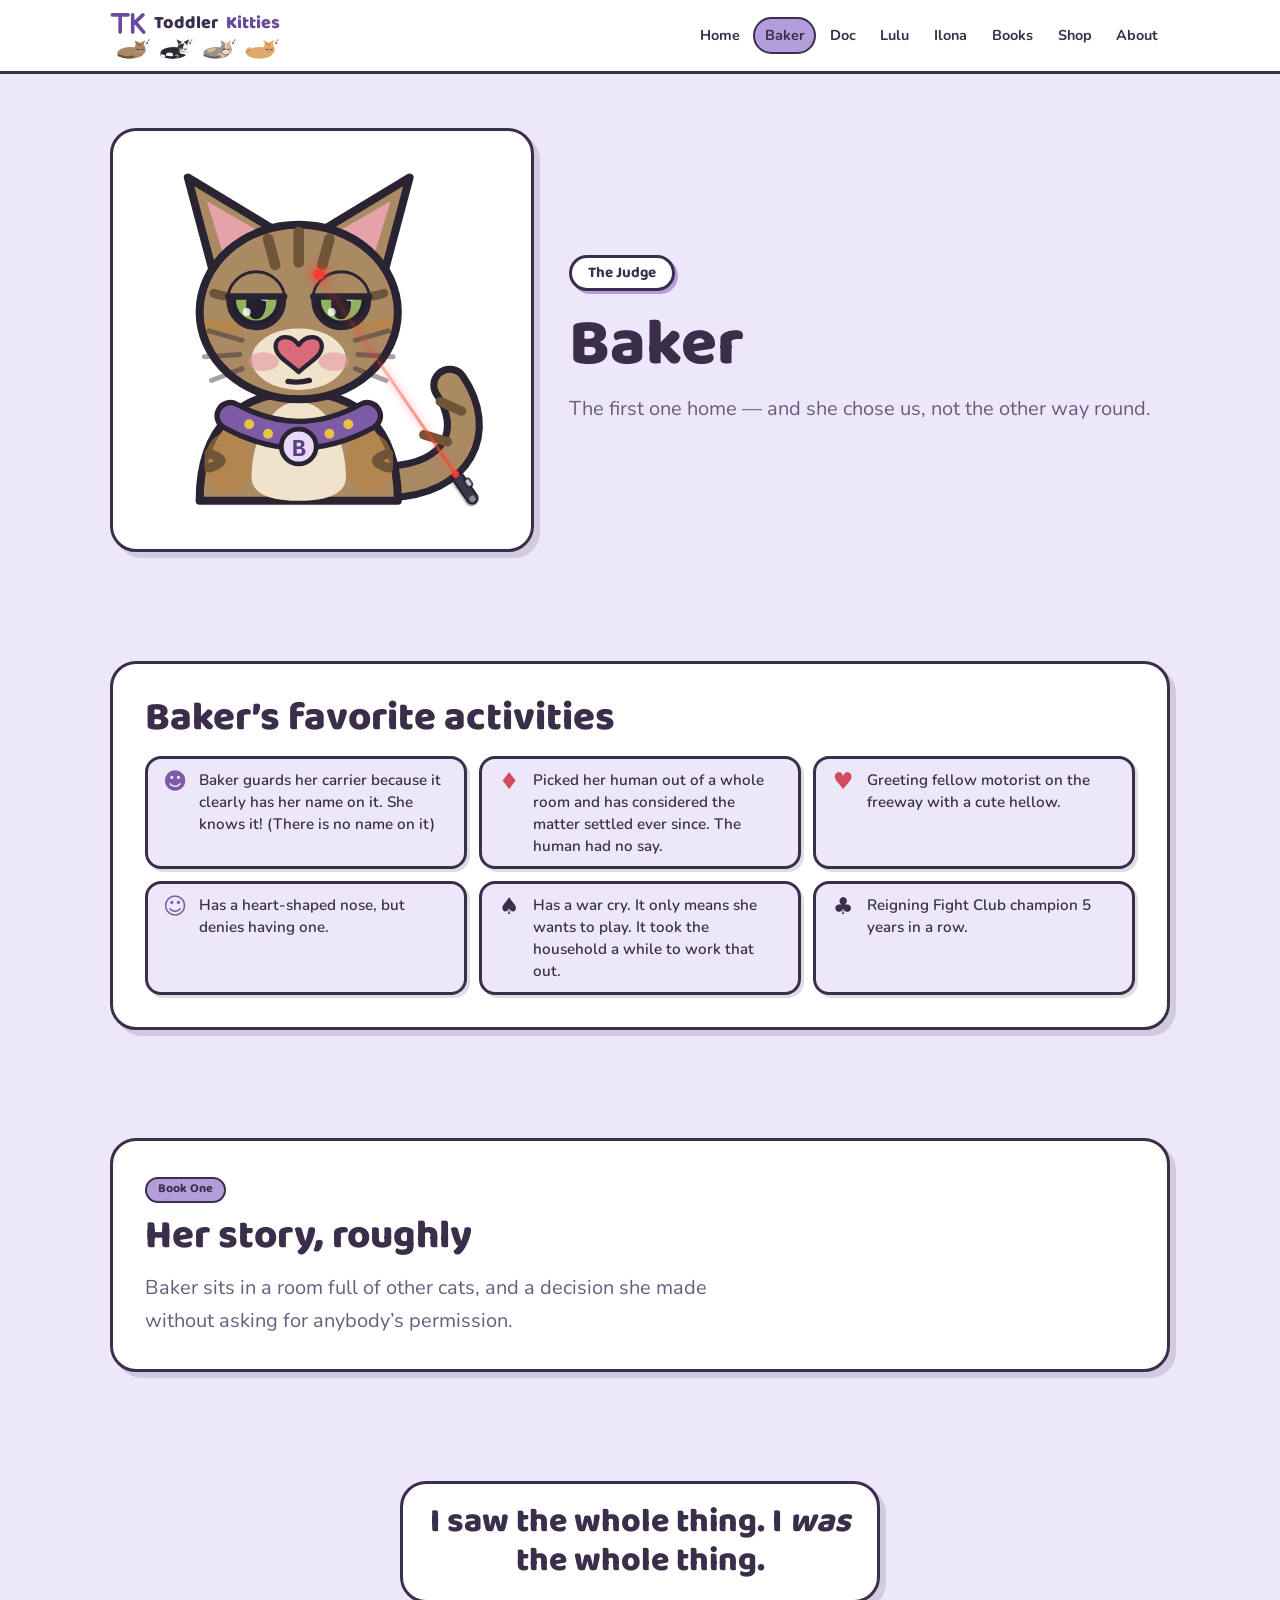
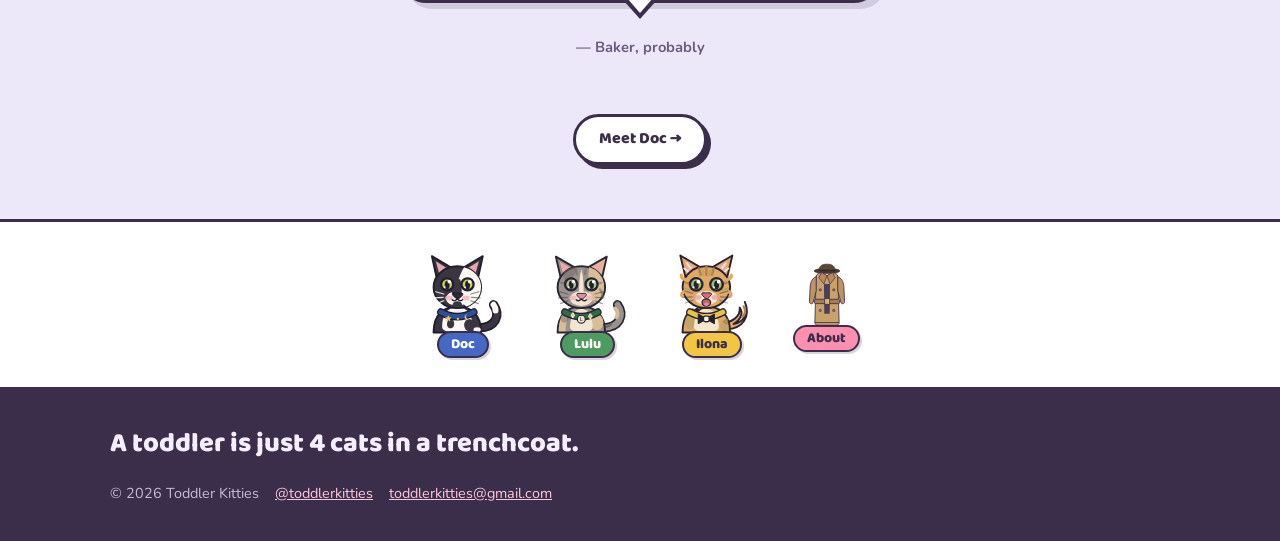
<file: baker.html>
<!DOCTYPE html>
<html lang="en">
<head>
<meta charset="utf-8">
<meta name="viewport" content="width=device-width, initial-scale=1">
<title>Baker — Toddler Kitties</title>
<meta name="description" content="Baker, The Judge. The first one home — and she chose us, not the other way round.">
<link rel="canonical" href="https://toddlerkitties.com/baker.html">
<meta name="keywords" content="toddler kitties, toddlerkitties, toddler kitties com, cute cats for kids, 4 cats in a trenchcoat">
<meta property="og:locale" content="en_US">
<meta property="og:type" content="website">
<meta property="og:site_name" content="Toddler Kitties">
<meta property="og:title" content="Baker — Toddler Kitties">
<meta property="og:description" content="Baker, The Judge. The first one home — and she chose us, not the other way round.">
<meta property="og:url" content="https://toddlerkitties.com/baker.html">
<meta name="twitter:card" content="summary_large_image">
<link rel="icon" href="[data-uri]" type="image/svg+xml">
<link rel="preconnect" href="https://fonts.googleapis.com"><link rel="preconnect" href="https://fonts.gstatic.com" crossorigin><link rel="stylesheet" href="https://fonts.googleapis.com/css2?family=Baloo+2:wght@500;700;800&family=Nunito:ital,wght@0,400;0,600;0,700;1,400&display=swap">
<style>/* ==========================================================================
   Toddler Kitties
   Sticker-storybook theme: chunky outlines, hard offset shadows, rounded type.
   Every page can take on one cat's colour via body[data-theme].
   ========================================================================== */

:root{
  --ink:      #3B2E4A;
  --ink-soft: #6B5C7D;
  --outline:  #3B2E4A;
  --card:     #FFFFFF;
  --page-bg:  #F4EFFF;
  --pink:     #FF8FB1;

  --accent:     var(--pink);
  --accent-ink: #C2456E;

  --shadow: 6px 6px 0 rgba(59,46,74,.15);

  --wrap: 1060px;
  --gut:  clamp(1.1rem, 4vw, 2.5rem);
  --r:    26px;
}

body[data-theme="baker"]{ --page-bg:#EDE7FA; --accent:#B39DDB; --accent-ink:#6A4A9C; }
body[data-theme="doc"]  { --page-bg:#EFF3FF; --accent:#4468C4; --accent-ink:#33509E; }
body[data-theme="lulu"] { --page-bg:#EAF7EF; --accent:#4E9B62; --accent-ink:#337A48; }
body[data-theme="ilona"]{ --page-bg:#FFF6DF; --accent:#F2C542; --accent-ink:#8F6206; }

*,*::before,*::after{ box-sizing:border-box; }
html{ -webkit-text-size-adjust:100%; scroll-behavior:smooth; }
@media (prefers-reduced-motion:reduce){ html{ scroll-behavior:auto; } }

body{
  margin:0;
  background:var(--page-bg);
  color:var(--ink);
  font-family:"Nunito","Segoe UI",system-ui,sans-serif;
  font-size:clamp(1rem,.96rem + .2vw,1.08rem);
  line-height:1.65;
  overflow-x:hidden;
}
img,svg{ max-width:100%; }
a{ color:inherit; }
p{ margin:0 0 1rem; text-wrap:pretty; }
p:last-child{ margin-bottom:0; }

h1,h2,h3,.logo,.btn,.pill,.cat-label,.eyebrow,.bubble{
  font-family:"Baloo 2","Nunito",system-ui,sans-serif;
  font-weight:800;
}
h1,h2,h3{ margin:0; line-height:1.1; text-wrap:balance; }
h1{ font-size:clamp(2.3rem,1.4rem + 4.4vw,4.1rem); }
h2{ font-size:clamp(1.7rem,1.2rem + 2vw,2.5rem); }
h3{ font-size:clamp(1.2rem,1.05rem + .7vw,1.5rem); }

.eyebrow{
  display:inline-block; font-weight:700;
  font-size:clamp(.8rem,.75rem + .3vw,.95rem);
  background:var(--card); color:var(--ink);
  border:3px solid var(--outline); border-radius:999px;
  padding:.15rem 1rem; margin-bottom:1.1rem;
  box-shadow:3px 3px 0 var(--accent);
}
.lede{ font-size:clamp(1.05rem,1rem + .5vw,1.25rem); color:var(--ink-soft); max-width:52ch; }
.center{ text-align:center; }
.center .lede{ margin-inline:auto; }
.accent{ color:var(--accent-ink); }

.wrap{ width:min(100% - (var(--gut) * 2), var(--wrap)); margin-inline:auto; }
section{ padding-block:clamp(2.2rem,5vw,3.4rem); }

.skip{ position:absolute; left:-9999px; background:var(--ink); color:#fff; padding:.7rem 1rem; z-index:99; }
.skip:focus{ left:.5rem; top:.5rem; }
:focus-visible{ outline:3px solid var(--accent-ink); outline-offset:3px; border-radius:6px; }

/* ---------- header ------------------------------------------------------- */

header{ background:var(--card); border-bottom:3px solid var(--outline); position:sticky; top:0; z-index:30; }
.nav-inner{ display:flex; align-items:center; gap:1rem; flex-wrap:wrap; padding-block:.65rem; }
.brandbox{ display:flex; flex-direction:column; gap:1px; margin-right:auto; }
.logo{ display:flex; align-items:center; gap:.5rem; font-size:1.12rem; text-decoration:none; line-height:1; }
.logo-sleep{ display:flex; gap:5px; align-items:flex-end; padding-left:3px; }
.logo-sleep svg{ width:38px; height:22px; display:block; }
@media (max-width:430px){ .logo-sleep svg{ width:30px; height:18px; } }
.logo svg{ width:36px; height:27px; flex:none; color:var(--accent-ink); }
.logo span{ color:var(--accent-ink); }
header nav{ display:flex; gap:.1rem; flex-wrap:wrap; }
header nav a{ text-decoration:none; font-weight:700; font-size:.9rem; padding:.3rem .6rem; border-radius:999px; border:2px solid transparent; }
header nav a:hover{ border-color:var(--outline); }
header nav a.active{ background:var(--accent); border-color:var(--outline); }

/* ---------- panels + buttons --------------------------------------------- */

.panel{
  background:var(--card); border:3px solid var(--outline); border-radius:var(--r);
  box-shadow:var(--shadow); padding:clamp(1.3rem,3vw,2rem);
}
.hero{ padding-block:clamp(2.2rem,6vw,4rem) clamp(1.4rem,3vw,2.2rem); }

.btn{
  display:inline-block; text-decoration:none; cursor:pointer;
  background:var(--accent); color:var(--ink);
  border:3px solid var(--outline); border-radius:999px;
  padding:.6rem 1.4rem; font-size:1rem;
  box-shadow:4px 4px 0 var(--outline);
  transition:transform .12s ease, box-shadow .12s ease;
}
.btn:hover{ transform:translate(2px,2px); box-shadow:2px 2px 0 var(--outline); }
.btn:active{ transform:translate(4px,4px); box-shadow:0 0 0 var(--outline); }
.btn-ghost{ background:var(--card); }

.pill{ display:inline-block; font-size:.78rem; font-weight:700; background:var(--accent);
  border:2px solid var(--outline); border-radius:999px; padding:.05rem .7rem; }
.pill-soon{ background:var(--card); color:var(--ink-soft); }

/* ---------- crew cards --------------------------------------------------- */

.card-grid{ display:grid; gap:clamp(1.1rem,2.5vw,1.5rem); grid-template-columns:repeat(auto-fit,minmax(215px,1fr)); }
.card{ display:block; text-decoration:none; color:inherit; text-align:center;
  transition:transform .18s cubic-bezier(.2,.8,.3,1), box-shadow .18s ease; }
.card:hover,.card:focus-visible{ transform:translateY(-6px); box-shadow:6px 6px 0 var(--accent); }
.card .art{ width:132px; height:132px; margin:0 auto .4rem; display:block; }
.card h3{ margin-bottom:.15rem; }
.card .role{ font-weight:800; color:var(--accent-ink); font-size:.9rem; display:block; margin-bottom:.5rem; }
.card p{ font-size:.94rem; color:var(--ink-soft); margin:0; }
.card-baker{ --accent:#B39DDB; --accent-ink:#6A4A9C; }
.card-doc  { --accent:#4468C4; --accent-ink:#33509E; }
.card-lulu { --accent:#4E9B62; --accent-ink:#337A48; }
.card-ilona{ --accent:#F2C542; --accent-ink:#8F6206; }

/* ---------- explore ------------------------------------------------------ */

.trio{ display:grid; gap:clamp(1.1rem,2.5vw,1.5rem); grid-template-columns:repeat(auto-fit,minmax(230px,1fr)); }
.trio .panel{ text-decoration:none; color:inherit; transition:transform .18s ease, box-shadow .18s ease; }
.trio .panel:hover{ transform:translateY(-6px); box-shadow:6px 6px 0 var(--accent); }
.ico{ width:46px; height:46px; color:var(--accent-ink); display:block; margin-bottom:.6rem; }
.trio h3{ margin-bottom:.3rem; }
.trio p{ color:var(--ink-soft); font-size:.95rem; }

/* ---------- cat page ----------------------------------------------------- */

.meet{ display:grid; gap:clamp(1.4rem,3vw,2.2rem); grid-template-columns:1fr; align-items:center; }
@media (min-width:800px){ .meet{ grid-template-columns:minmax(0,40%) minmax(0,1fr); } }
.stage{
  position:relative; overflow:hidden; background:var(--card);
  border:3px solid var(--outline); border-radius:var(--r); box-shadow:var(--shadow);
  aspect-ratio:1/1; display:grid; place-items:center; padding:7%;
}
.stage__cat{ width:100%; height:100%; position:relative; z-index:2; }
.crit{ position:absolute; left:0; top:0; pointer-events:none; z-index:3; will-change:transform,opacity; }
.laser{ width:11px; height:11px; border-radius:50%; background:#FF3B2E; box-shadow:0 0 10px 4px rgba(255,59,46,.5); z-index:4; }
.pom{ width:20px; height:20px; border-radius:50%; background:radial-gradient(circle at 34% 32%, #fff, #FF7FB0 46%, #D1497F); box-shadow:0 0 10px rgba(255,127,176,.75); transition:opacity .35s ease; }
.spark{ width:5px; height:5px; background:#FFF3B0; border-radius:50%; box-shadow:0 0 6px #FFE066; }
.stage-garden{ position:absolute; left:0; right:0; bottom:-1px; width:100%; height:auto; z-index:4; pointer-events:none; }
@keyframes tkSway{ 0%,100%{ transform:rotate(-2.4deg); } 50%{ transform:rotate(2.4deg); } }
.gdn-sway{ animation:tkSway 4.2s ease-in-out infinite; }
.gdn-1{ transform-origin:44px 88px; }
.gdn-2{ transform-origin:104px 88px; animation-duration:5.1s; animation-delay:-.8s; }
.gdn-3{ transform-origin:258px 88px; animation-duration:4.6s; animation-delay:-2.1s; }
.gdn-4{ transform-origin:320px 88px; animation-duration:5.6s; animation-delay:-1.4s; }
@keyframes tkFlow{ from{ transform:translateX(0); } to{ transform:translateX(-64px); } }
.mtn-flow{ animation:tkFlow 3.4s linear infinite; }
.mtn-flow-2{ animation-duration:5s; }
.crown{ z-index:6; height:auto; }
.crown svg{ width:100%; height:auto; display:block; }
.mouse{ z-index:5; filter:drop-shadow(1px 2px 0 rgba(59,46,74,.22)); }
@keyframes tkFlap{ 0%,100%{ transform:rotate(-18deg); } 50%{ transform:rotate(26deg); } }
.bird .bw{ transform-origin:17px 13px; animation:tkFlap .32s ease-in-out infinite; }
.bird{ z-index:5; filter:drop-shadow(1px 2px 0 rgba(59,46,74,.22)); }
.bk-paw{ z-index:4; filter:drop-shadow(1px 2px 0 rgba(59,46,74,.25)); }
.pointer{ z-index:5; filter:drop-shadow(1px 2px 0 rgba(59,46,74,.28)); }

.tally{ list-style:none; margin:0; padding:0; }
.tally li{ display:grid; grid-template-columns:1.5rem 1fr; gap:.7rem; padding:.55rem 0;
  border-bottom:2px dotted rgba(59,46,74,.18); }
.tally li:last-child{ border-bottom:0; }
.tally li::before{ content:""; width:15px; height:15px; margin-top:.45rem; border-radius:50%;
  background:var(--accent); border:2px solid var(--outline); }

.facts{ list-style:none; margin:0; padding:0; display:grid; gap:.75rem;
  grid-template-columns:repeat(auto-fit,minmax(250px,1fr)); }
.facts li{ display:grid; grid-template-columns:1.7rem 1fr; align-items:start; gap:.65rem;
  background:var(--page-bg); border:3px solid var(--outline); border-radius:16px;
  padding:.6rem .85rem; box-shadow:3px 3px 0 rgba(59,46,74,.16);
  font-weight:600; font-size:.95rem; line-height:1.45; }
.facts .suit{ font-size:1.45rem; line-height:1.15; text-align:center; }
.facts .s-red{ color:#D14A5E; }
.facts .s-blk{ color:var(--ink); }
.facts .s-pink{ color:#E4708F; }
.facts .s-green{ color:#337A48; }
.facts .s-purple{ color:#7E5BA6; }

.says{ text-align:center; }
.bubble{
  position:relative; display:inline-block; max-width:24ch; margin:0 auto;
  background:var(--card); border:3px solid var(--outline); border-radius:var(--r);
  box-shadow:var(--shadow); padding:1.2rem 1.6rem;
  font-size:clamp(1.3rem,1rem + 2vw,2.1rem); line-height:1.16;
}
.bubble::before,.bubble::after{ content:""; position:absolute; left:50%; width:0; height:0; }
.bubble::before{ bottom:-19px; transform:translateX(-50%); border-left:17px solid transparent; border-right:17px solid transparent; border-top:19px solid var(--outline); }
.bubble::after{ bottom:-13px; transform:translateX(-50%); border-left:13px solid transparent; border-right:13px solid transparent; border-top:15px solid var(--card); }
.says .who{ display:block; margin-top:2rem; font-weight:700; color:var(--ink-soft); font-size:.92rem; }

/* ---------- books -------------------------------------------------------- */

.books{ display:grid; gap:clamp(1.1rem,2.5vw,1.5rem); grid-template-columns:repeat(auto-fit,minmax(265px,1fr)); }
.book{ display:grid; grid-template-columns:92px 1fr; gap:1rem; align-items:start; }
.book .art{ width:92px; height:92px; }
.book .num{ display:block; font-weight:800; color:var(--accent-ink); font-size:.85rem; }
.book h3{ margin:.1rem 0 .35rem; }
.book p{ font-size:.94rem; color:var(--ink-soft); margin:0 0 .7rem; }
.book-wide{ grid-column:1/-1; }
@media (max-width:420px){ .book{ grid-template-columns:1fr; } }

/* ---------- signup ------------------------------------------------------- */

.signup{ max-width:660px; margin-inline:auto; text-align:center; }
.signup form{ display:flex; gap:.7rem; flex-wrap:wrap; justify-content:center; margin-top:1.2rem; }
.signup input[type="email"]{ flex:1 1 16rem; min-width:0; font:inherit; font-size:1rem;
  padding:.6rem 1rem; color:var(--ink); background:#fff;
  border:3px solid var(--outline); border-radius:999px; }
.signup input::placeholder{ color:#8E82A0; }
.signup .fine{ font-size:.9rem; color:var(--ink-soft); margin-top:.9rem; }
.signup__note{ font-weight:700; color:var(--accent-ink); margin-top:.8rem; min-height:1.2em; }
.hp{ position:absolute; left:-9999px; opacity:0; height:0; width:0; }

/* ---------- trenchcoat (about page only) --------------------------------- */

.coat-bit{ text-align:center; padding-block:clamp(2rem,5vw,3.2rem); }
.coat{ width:min(64vw,250px); height:auto; }
.coat-bit .cap{ font-weight:700; color:var(--ink-soft); margin-top:1rem; }
@keyframes tkWobble{ 0%,100%{ transform:rotate(-1.1deg); } 50%{ transform:rotate(1.1deg) translateY(-5px); } }
@keyframes tkHat{ 0%,100%{ transform:translateY(0) rotate(3deg); } 50%{ transform:translateY(-6px) rotate(-2deg); } }
.coat-anim{ transform-origin:160px 440px; animation:tkWobble 5.5s ease-in-out infinite; }
.hat-anim{ transform-origin:160px 118px; animation:tkHat 5.5s ease-in-out infinite; }

/* ---------- cat menu ----------------------------------------------------- */

.cat-menu{ border-top:3px solid var(--outline); background:var(--card); padding-block:1.5rem; }
.cat-row{ display:flex; justify-content:center; gap:clamp(.3rem,3vw,1.8rem); flex-wrap:wrap; }
.cat-item{ display:flex; flex-direction:column; align-items:center; text-decoration:none; color:var(--ink);
  padding:.3rem; transition:transform .28s cubic-bezier(.2,.8,.3,1); }
.cat-item:hover,.cat-item:focus-visible{ transform:translateY(-10px) rotate(-4deg); }
.cat-item svg{ width:clamp(62px,15vw,86px); height:clamp(62px,15vw,86px); display:block; }
.cat-label{ font-size:clamp(12px,2vw,14px); background:var(--accent);
  border:2px solid var(--outline); border-radius:999px; padding:0 12px; margin-top:-6px;
  box-shadow:2px 2px 0 rgba(59,46,74,.2); }
.ci-coat .coat-mini{ width:clamp(40px,9vw,54px); height:auto; display:block; margin:0 auto; }
.ci-coat .cat-label{ background:var(--pink); }
.ci-baker .cat-label{ background:#B39DDB; }
.ci-doc   .cat-label{ background:#4468C4; color:#fff; }
.ci-lulu  .cat-label{ background:#4E9B62; color:#fff; }
.ci-ilona .cat-label{ background:#F2C542; }

/* ---------- footer ------------------------------------------------------- */

footer{ background:var(--ink); color:#F4EFFF; padding-block:2.2rem; }
footer a{ color:#FFC9DA; }
.foot-motto{ font-family:"Baloo 2",sans-serif; font-weight:800; font-size:clamp(1.1rem,1rem + 1.2vw,1.7rem); margin:0 0 .9rem; }
.foot-meta{ font-size:.9rem; color:#C6BCD6; display:flex; gap:1rem; flex-wrap:wrap; }

/* ---------- splash + 404 ------------------------------------------------- */

.splash{ min-height:100svh; display:grid; place-items:center; text-align:center; padding:2rem var(--gut); }
.splash-in{ display:grid; justify-items:center; gap:1.1rem; }
.peek-row{ display:flex; gap:6px; justify-content:center; align-items:flex-end; flex-wrap:wrap; }
.peek-row svg{ width:clamp(66px,17vw,112px); height:clamp(66px,17vw,112px); }
.peek-row svg:nth-child(odd){ transform:translateY(8px) rotate(-4deg); }
.peek-row svg:nth-child(even){ transform:rotate(4deg); }
.oops{ min-height:82svh; display:grid; place-items:center; text-align:center; }
.oops-in{ display:grid; justify-items:center; gap:.9rem; width:100%; }
.oops .nf-scene{ width:min(94vw,760px); height:auto; margin-bottom:.4rem; }
.oops h1{ font-size:clamp(2rem,1.3rem + 3.4vw,3.2rem); }
.oops .lede{ max-width:46ch; }
.nf-door{ cursor:pointer; }
.nf-door > rect, .nf-door > text, .nf-door > g{ transition:transform .18s ease; }
.nf-door:hover > rect, .nf-door:hover > text, .nf-door:hover > g{ transform:translateY(-4px); }
.nf-door:focus-visible{ outline:3px solid var(--pink); outline-offset:4px; border-radius:10px; }

/* ---------- page turn ----------------------------------------------------- */

@media (prefers-reduced-motion:no-preference){
  @keyframes pageIn{ from{ opacity:0; transform:translateY(12px); } to{ opacity:1; transform:none; } }
  main{ animation:pageIn .45s cubic-bezier(.2,.7,.3,1) both; }
  body.leaving main{ opacity:0; transform:translateY(-10px);
    transition:opacity .2s ease, transform .2s ease; animation:none; }
  body.leaving header, body.leaving .cat-menu, body.leaving footer{ opacity:.55; transition:opacity .2s ease; }
}

/* ---------- reveal ------------------------------------------------------- */

.rv{ opacity:0; transform:translateY(14px); transition:opacity .5s ease, transform .5s cubic-bezier(.2,.8,.3,1); }
.rv.is-in{ opacity:1; transform:none; }
.rv-fade{ opacity:0; transition:opacity .55s ease; }
.rv-fade.is-in{ opacity:1; }

@media (prefers-reduced-motion:reduce){
  .rv,.rv-fade{ opacity:1; transform:none; transition:none; }
  .crit{ display:none !important; }
  *{ animation:none !important; transition:none !important; }
}
</style>
</head>
<body data-theme="baker">
<a class="skip" href="#main">Skip to content</a>
<svg xmlns="http://www.w3.org/2000/svg" width="0" height="0" style="position:absolute" aria-hidden="true" focusable="false">

  <!-- ============ BAKER — B1 — grey-brown tabby, heart nose, tall sassy ears,
       half-lidded and entirely unimpressed ============ -->
  <symbol id="tk-baker" viewBox="-6 -6 152 152">
    <g>
      <!-- tail -->
      <g class="tk-tail" data-o="98 130">
        <path d="M98 130 C128 129 137 108 124 89" fill="none" stroke="#2A2432" stroke-width="16.5" stroke-linecap="round"/>
        <path d="M98 130 C128 129 137 108 124 89" fill="none" stroke="#A98A63" stroke-width="10.5" stroke-linecap="round"/>
        <path d="M120 96 l9 4 M113 110 l10 3" stroke="#6E5537" stroke-width="4" stroke-linecap="round"/>
      </g>

      <!-- body -->
      <path d="M18 138 C18 106 36 92 60 92 C84 92 102 106 102 138 Z" fill="#A98A63" stroke="#2A2432" stroke-width="3.4" stroke-linejoin="round"/>
      <path d="M60 96 C72 96 80 112 80 128 C80 135 72 138 60 138 C48 138 40 135 40 128 C40 112 48 96 60 96 Z" fill="#F0E2CB"/>
      <ellipse cx="30" cy="122" rx="10" ry="13" fill="#BC8443" opacity=".55"/>
      <ellipse cx="90" cy="122" rx="10" ry="13" fill="#BC8443" opacity=".55"/>
      <path d="M22 118 q10 3 0 6 M98 118 q-10 3 0 6" stroke="#6E5537" stroke-width="4" stroke-linecap="round" fill="none"/>

      <!-- collar: purple, on the chest, with her B -->
      <path d="M31 102 Q60 118 89 102" fill="none" stroke="#2A2432" stroke-width="13.5" stroke-linecap="round"/>
      <path d="M31 102 Q60 118 89 102" fill="none" stroke="#7E5BA6" stroke-width="9" stroke-linecap="round"/>
      <g fill="#E8C33D">
        <circle cx="39" cy="105.6" r="2.1"/><circle cx="47" cy="109.6" r="2.1"/>
        <circle cx="73" cy="109.6" r="2.1"/><circle cx="81" cy="105.6" r="2.1"/>
      </g>
      <circle cx="60" cy="115" r="7.4" fill="#E8DAF6" stroke="#2A2432" stroke-width="2"/>
      <text x="60" y="119" text-anchor="middle" font-family="monospace" font-size="10" font-weight="700" fill="#5B3E82">B</text>

      <!-- tall, pointed, sassy ears -->
      <path d="M25 46 L13 1 L56 27 Z" fill="#A98A63" stroke="#2A2432" stroke-width="3.4" stroke-linejoin="round"/>
      <path d="M95 46 L107 1 L64 27 Z" fill="#A98A63" stroke="#2A2432" stroke-width="3.4" stroke-linejoin="round"/>
      <path d="M30 40 L21 11 L47 26 Z" fill="#E5A3A9"/>
      <path d="M90 40 L99 11 L73 26 Z" fill="#E5A3A9"/>

      <!-- head -->
      <ellipse cx="60" cy="58" rx="42" ry="37" fill="#A98A63" stroke="#2A2432" stroke-width="3.4"/>
      <path d="M60 24 v13 M47 27 l3 11 M73 27 l-3 11" stroke="#6E5537" stroke-width="4.5" stroke-linecap="round"/>
      <path d="M24 50 q9 3 14 0 M96 50 q-9 3 -14 0" stroke="#6E5537" stroke-width="3.8" stroke-linecap="round" fill="none"/>
      <path d="M22 62 q9 4 14 1 M98 62 q-9 4 -14 1" stroke="#BC8443" stroke-width="4" stroke-linecap="round" fill="none" opacity=".7"/>
      <ellipse cx="60" cy="78" rx="20" ry="13" fill="#F0E2CB"/>

      <!-- eyes, half-lidded on purpose -->
      <circle cx="42" cy="53" r="11.6" fill="#241F2E" stroke="#2A2432" stroke-width="2.2"/>
      <circle cx="78" cy="53" r="11.6" fill="#241F2E" stroke="#2A2432" stroke-width="2.2"/>
      <circle cx="42" cy="53" r="8.6" fill="#93B25E"/>
      <circle cx="78" cy="53" r="8.6" fill="#93B25E"/>
      <g class="bk-pupils">
        <ellipse cx="42" cy="55" rx="4.2" ry="6.6" fill="#241F2E"/>
        <ellipse cx="78" cy="55" rx="4.2" ry="6.6" fill="#241F2E"/>
        <circle cx="45.6" cy="51" r="2.8" fill="#FFFFFF"/>
        <circle cx="81.6" cy="51" r="2.8" fill="#FFFFFF"/>
        <circle cx="38" cy="58.5" r="1.7" fill="#FFFFFF" opacity=".8"/>
        <circle cx="74" cy="58.5" r="1.7" fill="#FFFFFF" opacity=".8"/>
      </g>
      <!-- the lids -->
      <path d="M30.6 51 A11.6 11.6 0 0 1 53.4 51 Z" fill="#A98A63"/>
      <path d="M66.6 51 A11.6 11.6 0 0 1 89.4 51 Z" fill="#A98A63"/>
      <path d="M30.2 51.4 H53.8 M66.2 51.4 H89.8" stroke="#2A2432" stroke-width="2.8" stroke-linecap="round"/>

      <!-- the heart nose, and it is not up for discussion -->
      <path d="M60 72 C56.6 67 50.2 68 50.2 72.5 C50.2 77.2 56.6 79.8 60 83.5 C63.4 79.8 69.8 77.2 69.8 72.5 C69.8 68 63.4 67 60 72 Z"
            fill="#D96A7A" stroke="#2A2432" stroke-width="1.8" stroke-linejoin="round"/>
      <!-- the smirk. One side only. -->
      <path d="M55.5 87.4 C58.2 87.9 61.4 87.8 64.5 87" stroke="#2A2432" stroke-width="2.3" stroke-linecap="round" fill="none"/>

      <!-- blush + whiskers -->
      <ellipse cx="45" cy="79" rx="6.6" ry="4" fill="#E58EA0" opacity=".55"/>
      <ellipse cx="75" cy="79" rx="6.6" ry="4" fill="#E58EA0" opacity=".55"/>
      <path d="M36 70 l-14 -4 M35 76 l-15 1 M36 82 l-13 5 M84 70 l14 -4 M85 76 l15 1 M84 82 l13 5"
            stroke="#2A2432" stroke-width="2.1" stroke-linecap="round" opacity=".42"/>
    </g>
  </symbol>

  <!-- ============ DOC — D2 — black-and-white cow pattern, huge ears, moon-and-stars collar
       Sticker style: chunky ink outline, big shiny eyes, blush, toe beans.
       Markings traced from photo: black base, asymmetric white blaze weighted to HIS left
       (viewer's right), black nose-bridge band, white muzzle, dark chin patch. ============ -->
  <symbol id="tk-doc" viewBox="-6 -6 152 152">
    <g>
      <!-- tail: black with a white tip -->
      <g class="tk-tail" data-o="98 130">
        <path d="M98 130 C128 129 137 108 124 89" fill="none" stroke="#221E2C" stroke-width="16.5" stroke-linecap="round"/>
        <path d="M98 130 C128 129 137 108 124 89" fill="none" stroke="#3A3542" stroke-width="10.5" stroke-linecap="round"/>
        <path d="M127.5 99 C127.5 95 126 91.5 124 89" fill="none" stroke="#FBF8F3" stroke-width="10.5" stroke-linecap="round"/>
      </g>

      <!-- body -->
      <path d="M18 138 C18 106 36 92 60 92 C84 92 102 106 102 138 Z" fill="#3A3542" stroke="#221E2C" stroke-width="3.4" stroke-linejoin="round"/>
      <!-- big white chest: broad bib, black patches sitting on it, white mitten on the far paw -->
      <path d="M60 93 C79 93 87 110 87 128 C87 136 75 138 60 138 C45 138 33 136 33 128 C33 110 41 93 60 93 Z" fill="#FBF8F3"/>
      <path d="M48 111 C53.5 115 56 122 53.5 127 C51 132 44.5 132 42.5 127 C40.5 122 43 115 48 111 Z" fill="#3A3542"/>
      <ellipse cx="81" cy="125" rx="9" ry="11" fill="#3A3542"/>
      <ellipse cx="95" cy="133" rx="6.5" ry="4.4" fill="#FBF8F3"/>

      <!-- collar: navy, on the chest, moon and stars -->
      <path d="M31 102 Q60 118 89 102" fill="none" stroke="#221E2C" stroke-width="13.5" stroke-linecap="round"/>
      <path d="M31 102 Q60 118 89 102" fill="none" stroke="#2E4E9E" stroke-width="9" stroke-linecap="round"/>
      <path d="M44 107.5 l1.7 3.8 4.1 .4 -3.1 2.8 .9 4 -3.6 -2.1 -3.6 2.1 .9 -4 -3.1 -2.8 4.1 -.4 Z" fill="#F0CB4A"/>
      <path d="M77.5 106 a4.8 4.8 0 1 0 3.8 7.7 a3.8 3.8 0 1 1 -3.8 -7.7 Z" fill="#F0CB4A"/>
      <circle cx="61" cy="114" r="2" fill="#F0CB4A"/>

      <!-- ears (very large, upright) -->
      <path d="M24 44 L15 3 L55 27 Z" fill="#3A3542" stroke="#221E2C" stroke-width="3.4" stroke-linejoin="round"/>
      <path d="M96 44 L105 3 L65 27 Z" fill="#3A3542" stroke="#221E2C" stroke-width="3.4" stroke-linejoin="round"/>
      <path d="M29 38 L22 12 L46 27 Z" fill="#E8A7AE"/>
      <path d="M91 38 L98 12 L74 27 Z" fill="#E8A7AE"/>

      <!-- head -->
      <ellipse cx="60" cy="58" rx="42" ry="37" fill="#3A3542" stroke="#221E2C" stroke-width="3.4"/>
      <!-- the white side of his face: wedge down the forehead, whole cheek below it -->
      <path d="M72 22.6 A42 37 0 0 1 76 92.2 C66 84 58 70 60 54 C62 42 67 30 72 22.6 Z" fill="#FBF8F3"/>
      <!-- white muzzle -->
      <ellipse cx="60" cy="78" rx="20" ry="13" fill="#FBF8F3"/>
      <!-- black band down the nose bridge -->
      <path d="M49 44 C47 56 49 68 54 74 L66 74 C69 66 68 54 65 44 Z" fill="#3A3542"/>
      <!-- dark chin patch -->
      <path d="M60 83 C65 83 68.5 86 68.5 89 C68.5 92.4 64.5 94 60 94 C55.5 94 51.5 92.4 51.5 89 C51.5 86 55 83 60 83 Z" fill="#3A3542"/>
      <!-- nose -->
      <path d="M53 68 h14 c2.7 0 3.7 2.5 2 4.3 l-5.6 5.6 c-1.7 1.7 -4.1 1.7 -5.8 0 l-5.6 -5.6 c-1.7 -1.8 -.7 -4.3 2 -4.3 Z" fill="#2A2633" stroke="#221E2C" stroke-width="1.6" stroke-linejoin="round"/>
      <!-- easy little grin -->
      <path d="M60 78.6 q-5 5.6 -9.5 1.2 M60 78.6 q5 5.6 9.5 1.2" stroke="#221E2C" stroke-width="2.6" stroke-linecap="round" fill="none"/>

      <!-- big shiny eyes, yellow-green -->
      <circle cx="42" cy="53" r="11.6" fill="#241F2E" stroke="#221E2C" stroke-width="2.2"/>
      <circle cx="78" cy="53" r="11.6" fill="#241F2E" stroke="#221E2C" stroke-width="2.2"/>
      <circle cx="42" cy="53" r="8.6" fill="#C9D64E"/>
      <circle cx="78" cy="53" r="8.6" fill="#C9D64E"/>
      <g class="dc-pupils">
        <ellipse cx="42" cy="54" rx="4.4" ry="7.4" fill="#241F2E"/>
        <ellipse cx="78" cy="54" rx="4.4" ry="7.4" fill="#241F2E"/>
        <circle cx="45.8" cy="48.4" r="3.2" fill="#FFFFFF"/>
        <circle cx="81.8" cy="48.4" r="3.2" fill="#FFFFFF"/>
        <circle cx="37.8" cy="58" r="1.8" fill="#FFFFFF" opacity=".8"/>
        <circle cx="73.8" cy="58" r="1.8" fill="#FFFFFF" opacity=".8"/>
      </g>

      <!-- blush -->
      <ellipse cx="45" cy="77" rx="7" ry="4.2" fill="#F0A8B4" opacity=".7"/>
      <ellipse cx="75" cy="77" rx="7" ry="4.2" fill="#F0A8B4" opacity=".7"/>
      <!-- whiskers: light over the black side, ink over the white side -->
      <path d="M36 70 l-14 -4 M35 76 l-15 1 M36 82 l-13 5" stroke="#FBF8F3" stroke-width="2.2" stroke-linecap="round" opacity=".9"/>
      <path d="M84 70 l14 -4 M85 76 l15 1 M84 82 l13 5" stroke="#221E2C" stroke-width="2.2" stroke-linecap="round" opacity=".5"/>
    </g>
  </symbol>

  <!-- ============ LULU — L3 — dilute tortie: soft grey base, warm cream brindling,
       cream stripe down the nose, pink paw pads, green daisy collar ============ -->
  <symbol id="tk-lulu" viewBox="-6 -6 152 152">
    <g>
      <!-- tail -->
      <g class="tk-tail" data-o="98 130">
        <path d="M98 130 C128 129 137 108 124 89" fill="none" stroke="#2A2432" stroke-width="16.5" stroke-linecap="round"/>
        <path d="M98 130 C128 129 137 108 124 89" fill="none" stroke="#9A928C" stroke-width="10.5" stroke-linecap="round"/>
        <path d="M120 96 c5 5 5 11 2 15" fill="none" stroke="#D8BE95" stroke-width="7" stroke-linecap="round"/>
        <path d="M104 128 c4 -1 7 -3 9 -5" fill="none" stroke="#6F6862" stroke-width="4" stroke-linecap="round"/>
      </g>

      <!-- body -->
      <path d="M18 138 C18 106 36 92 60 92 C84 92 102 106 102 138 Z" fill="#9A928C" stroke="#2A2432" stroke-width="3.4" stroke-linejoin="round"/>
      <!-- warm brindle patches, low contrast -->
      <path d="M20 136 C20 116 26 102 38 96 C36 110 32 124 32 136 Z" fill="#D8BE95"/>
      <ellipse cx="88" cy="120" rx="11" ry="14" fill="#D8BE95"/>
      <ellipse cx="30" cy="112" rx="7" ry="9" fill="#6F6862" opacity=".45"/>
      <!-- cream chest + belly -->
      <path d="M60 96 C72 96 80 112 80 128 C80 135 72 138 60 138 C48 138 40 135 40 128 C40 112 48 96 60 96 Z" fill="#F2E6D2"/>

      <!-- collar: green with white daisies, on the chest -->
      <path d="M31 102 Q60 118 89 102" fill="none" stroke="#2A2432" stroke-width="13.5" stroke-linecap="round"/>
      <path d="M31 102 Q60 118 89 102" fill="none" stroke="#2F6B44" stroke-width="9" stroke-linecap="round"/>
      <g fill="#FFFFFF">
        <circle cx="43" cy="107.6" r="2"/><circle cx="46.8" cy="107.6" r="2"/><circle cx="44.9" cy="104.6" r="2"/><circle cx="44.9" cy="110.6" r="2"/>
        <circle cx="74" cy="109.6" r="2"/><circle cx="77.8" cy="109.6" r="2"/><circle cx="75.9" cy="106.6" r="2"/><circle cx="75.9" cy="112.6" r="2"/>
      </g>
      <circle cx="44.9" cy="107.6" r="1.8" fill="#E8C33D"/>
      <circle cx="75.9" cy="109.6" r="1.8" fill="#E8C33D"/>
      <circle cx="60" cy="114.5" r="7" fill="#F2E6D2" stroke="#2A2432" stroke-width="2"/>
      <text x="60" y="118.4" text-anchor="middle" font-family="monospace" font-size="9.5" font-weight="700" fill="#2F6B44">L</text>

      <!-- ears -->
      <path d="M24 44 L15 4 L55 27 Z" fill="#9A928C" stroke="#2A2432" stroke-width="3.4" stroke-linejoin="round"/>
      <path d="M96 44 L105 4 L65 27 Z" fill="#D8BE95" stroke="#2A2432" stroke-width="3.4" stroke-linejoin="round"/>
      <path d="M29 38 L22 13 L46 27 Z" fill="#EEA9AF"/>
      <path d="M91 38 L98 13 L74 27 Z" fill="#EEA9AF"/>

      <!-- head -->
      <ellipse cx="60" cy="58" rx="42" ry="37" fill="#9A928C" stroke="#2A2432" stroke-width="3.4"/>
      <!-- soft tortie brindling: warm on one side, deeper grey on the other -->
      <path d="M74 22.4 A42 37 0 0 1 84 86 C74 78 70 60 72 44 C72.6 36 73.4 28 74 22.4 Z" fill="#D8BE95"/>
      <path d="M30 30 C38 24 46 22 52 22 C50 34 44 45 33 52 C28 44 27 36 30 30 Z" fill="#6F6862" opacity=".5"/>
      <path d="M93 62 q6 7 3 14" stroke="#6F6862" stroke-width="4" stroke-linecap="round" fill="none" opacity=".6"/>
      <!-- faint tabby stripes -->
      <path d="M50 24 l2 11 M68 24 l-1.5 11" stroke="#6F6862" stroke-width="4" stroke-linecap="round" opacity=".55"/>
      <path d="M24 50 q9 3 14 0 M96 50 q-9 3 -14 0" stroke="#6F6862" stroke-width="3.6" stroke-linecap="round" fill="none" opacity=".5"/>
      <!-- cream stripe down the nose bridge -->
      <path d="M60 26 C56.5 40 55.5 56 56 70 L64 70 C64.5 56 63.5 40 60 26 Z" fill="#F2E6D2"/>
      <!-- cream muzzle -->
      <ellipse cx="60" cy="78" rx="20" ry="13" fill="#F2E6D2"/>
      <!-- nose + soft mouth -->
      <path d="M53.5 69 h13 c2.5 0 3.4 2.3 1.9 4 l-5.2 5.2 c-1.6 1.6 -3.8 1.6 -5.4 0 l-5.2 -5.2 c-1.5 -1.7 -.6 -4 1.9 -4 Z" fill="#D98F9C" stroke="#2A2432" stroke-width="1.6" stroke-linejoin="round"/>
      <path d="M60 79 q-5 5.4 -9.2 1.2 M60 79 q5 5.4 9.2 1.2" stroke="#2A2432" stroke-width="2.5" stroke-linecap="round" fill="none"/>

      <!-- big pale-green eyes -->
      <circle cx="42" cy="53" r="11.6" fill="#241F2E" stroke="#2A2432" stroke-width="2.2"/>
      <circle cx="78" cy="53" r="11.6" fill="#241F2E" stroke="#2A2432" stroke-width="2.2"/>
      <circle cx="42" cy="53" r="8.6" fill="#A9C98E"/>
      <circle cx="78" cy="53" r="8.6" fill="#A9C98E"/>
      <g class="lu-pupils">
        <ellipse cx="42" cy="54" rx="4.2" ry="7.2" fill="#241F2E"/>
        <ellipse cx="78" cy="54" rx="4.2" ry="7.2" fill="#241F2E"/>
        <circle cx="45.8" cy="48.4" r="3.2" fill="#FFFFFF"/>
        <circle cx="81.8" cy="48.4" r="3.2" fill="#FFFFFF"/>
        <circle cx="37.8" cy="58" r="1.8" fill="#FFFFFF" opacity=".8"/>
        <circle cx="73.8" cy="58" r="1.8" fill="#FFFFFF" opacity=".8"/>
      </g>

      <!-- blush + whiskers -->
      <ellipse cx="45" cy="77" rx="7" ry="4.2" fill="#F0A8B4" opacity=".65"/>
      <ellipse cx="75" cy="77" rx="7" ry="4.2" fill="#F0A8B4" opacity=".65"/>
      <path d="M36 70 l-14 -4 M35 76 l-15 1 M36 82 l-13 5 M84 70 l14 -4 M85 76 l15 1 M84 82 l13 5"
            stroke="#2A2432" stroke-width="2.1" stroke-linecap="round" opacity=".45"/>
    </g>
  </symbol>

  <!-- ============ ILONA — I4 — long-haired orange/cream tabby, plume tail,
       ear tufts, yellow collar with a bow tie, mid-sentence ============ -->
  <symbol id="tk-ilona" viewBox="-6 -6 152 152">
    <g>
      <!-- plume tail -->
      <g class="tk-tail" data-o="98 132">
        <path d="M96 132 C124 132 139 110 128 84 C137 104 126 120 108 123 C121 116 126 103 119 94 C121 110 105 119 92 121 Z"
              fill="#DFA968" stroke="#2A2432" stroke-width="3.4" stroke-linejoin="round"/>
        <path d="M126 92 c4 8 2 15 -3 19" stroke="#B98146" stroke-width="4" stroke-linecap="round" fill="none"/>
      </g>

      <!-- body, with a long-haired edge -->
      <path d="M18 138 C18 118 24 104 36 97 q-4 5 -3 8 q6 -8 12 -10 q-3 4 -2 7 q7 -7 12 -9 C57 92 58 92 60 92 C84 92 102 106 102 138 Z"
            fill="#DFA968" stroke="#2A2432" stroke-width="3.4" stroke-linejoin="round"/>
      <path d="M60 96 C73 96 82 112 82 128 C82 135 73 138 60 138 C47 138 38 135 38 128 C38 112 47 96 60 96 Z" fill="#F5E7C9"/>
      <path d="M96 116 q-9 3 0 6" stroke="#B98146" stroke-width="4" stroke-linecap="round" fill="none"/>
      <ellipse cx="30" cy="120" rx="9" ry="13" fill="#93A06A" opacity=".38"/>
      <ellipse cx="92" cy="126" rx="8" ry="11" fill="#93A06A" opacity=".32"/>

      <!-- collar: yellow with a black-and-white bow tie -->
      <path d="M31 102 Q60 118 89 102" fill="none" stroke="#2A2432" stroke-width="13.5" stroke-linecap="round"/>
      <path d="M31 102 Q60 118 89 102" fill="none" stroke="#E8C33D" stroke-width="9" stroke-linecap="round"/>
      <path d="M60 114 L46 106 L46 122 Z" fill="#241F2E" stroke="#2A2432" stroke-width="2.4" stroke-linejoin="round"/>
      <path d="M60 114 L74 106 L74 122 Z" fill="#241F2E" stroke="#2A2432" stroke-width="2.4" stroke-linejoin="round"/>
      <rect x="55" y="109" width="10" height="10" rx="3" fill="#FAF7F2" stroke="#2A2432" stroke-width="2.4"/>

      <!-- big ears with tufts -->
      <path d="M24 44 L14 2 L55 26 Z" fill="#DFA968" stroke="#2A2432" stroke-width="3.4" stroke-linejoin="round"/>
      <path d="M96 44 L106 2 L65 26 Z" fill="#DFA968" stroke="#2A2432" stroke-width="3.4" stroke-linejoin="round"/>
      <path d="M29 38 L22 12 L46 26 Z" fill="#E8AFAF"/>
      <path d="M91 38 L98 12 L74 26 Z" fill="#E8AFAF"/>
      <path d="M28 31 l-7 -6 M32 24 l-6 -8 M92 31 l7 -6 M88 24 l6 -8"
            stroke="#F5E7C9" stroke-width="3.2" stroke-linecap="round"/>

      <!-- head, with a fluffy edge -->
      <ellipse cx="60" cy="58" rx="42" ry="37" fill="#DFA968" stroke="#2A2432" stroke-width="3.4"/>
      <path d="M20 66 q-6 4 -2 8 M100 66 q6 4 2 8 M22 44 q-7 -2 -6 -7 M98 44 q7 -2 6 -7"
            stroke="#DFA968" stroke-width="6" stroke-linecap="round" fill="none"/>
      <path d="M60 22 v14 M47 25 l3 11 M73 25 l-3 11" stroke="#B98146" stroke-width="4.5" stroke-linecap="round"/>
      <path d="M24 50 q9 3 14 0 M96 50 q-9 3 -14 0" stroke="#B98146" stroke-width="3.8" stroke-linecap="round" fill="none"/>
      <path d="M22 60 q9 4 14 1 M98 60 q-9 4 -14 1" stroke="#93A06A" stroke-width="3.6" stroke-linecap="round" fill="none" opacity=".55"/>
      <path d="M52 26 q4 6 3 11 M68 26 q-4 6 -3 11" stroke="#93A06A" stroke-width="3.2" stroke-linecap="round" fill="none" opacity=".5"/>
      <ellipse cx="60" cy="77" rx="20" ry="12.5" fill="#F5E7C9"/>

      <!-- huge amber-gold eyes -->
      <circle cx="42" cy="53" r="12" fill="#241F2E" stroke="#2A2432" stroke-width="2.2"/>
      <circle cx="78" cy="53" r="12" fill="#241F2E" stroke="#2A2432" stroke-width="2.2"/>
      <circle cx="42" cy="53" r="9" fill="#9DBE74"/>
      <circle cx="78" cy="53" r="9" fill="#9DBE74"/>
      <g class="il-pupils">
        <ellipse cx="42" cy="54" rx="4.4" ry="7.6" fill="#241F2E"/>
        <ellipse cx="78" cy="54" rx="4.4" ry="7.6" fill="#241F2E"/>
        <circle cx="45.8" cy="48.2" r="3.3" fill="#FFFFFF"/>
        <circle cx="81.8" cy="48.2" r="3.3" fill="#FFFFFF"/>
        <circle cx="37.6" cy="58" r="1.9" fill="#FFFFFF" opacity=".8"/>
        <circle cx="73.6" cy="58" r="1.9" fill="#FFFFFF" opacity=".8"/>
      </g>

      <!-- nose, and a mouth that is already talking -->
      <path d="M53.5 68 h13 c2.5 0 3.4 2.3 1.9 4 l-5.2 5.2 c-1.6 1.6 -3.8 1.6 -5.4 0 l-5.2 -5.2 c-1.5 -1.7 -.6 -4 1.9 -4 Z"
            fill="#D96A7A" stroke="#2A2432" stroke-width="1.6" stroke-linejoin="round"/>
      <ellipse cx="60" cy="85" rx="7.6" ry="6.4" fill="#C4626E" stroke="#2A2432" stroke-width="2.2"/>
      <ellipse cx="60" cy="88" rx="4" ry="3" fill="#E58EA0"/>

      <!-- blush + whiskers -->
      <ellipse cx="44" cy="76" rx="6.8" ry="4.2" fill="#E58EA0" opacity=".6"/>
      <ellipse cx="76" cy="76" rx="6.8" ry="4.2" fill="#E58EA0" opacity=".6"/>
      <path d="M36 69 l-14 -4 M35 75 l-15 1 M36 81 l-13 5 M84 69 l14 -4 M85 75 l15 1 M84 81 l13 5"
            stroke="#2A2432" stroke-width="2.1" stroke-linecap="round" opacity=".42"/>
    </g>
  </symbol>

  <!-- ============ sleeping loafs (header) ============ -->
  <symbol id="tk-sleep-baker" viewBox="0 0 96 56">
    <ellipse cx="44" cy="38" rx="33" ry="15" fill="#A98A63"/>
    <path d="M14 44 q20 9 38 3" stroke="#6E5537" stroke-width="6" stroke-linecap="round" fill="none"/>
    <circle cx="68" cy="29" r="15" fill="#A98A63"/>
    <path d="M58 19 L55 6 L67 13 Z" fill="#A98A63"/><path d="M78 19 L81 6 L69 13 Z" fill="#A98A63"/>
    <path d="M66 12 v6 M61 13 l2 5 M71 13 l-2 5" stroke="#6E5537" stroke-width="2.4" stroke-linecap="round"/>
    <path d="M60 29 q3 3 6 0 M71 29 q3 3 6 0" stroke="#3B2E4A" stroke-width="2.2" fill="none" stroke-linecap="round"/>
    <ellipse cx="62.5" cy="34" rx="3.4" ry="2.2" fill="#E58EA0" opacity=".55"/>
    <ellipse cx="73.5" cy="34" rx="3.4" ry="2.2" fill="#E58EA0" opacity=".55"/>
    <path d="M68 35 c-1.4 -2.2 -3.8 -1.7 -3.8 0 c0 1.7 2.4 2.6 3.8 4 c1.4 -1.4 3.8 -2.3 3.8 -4 c0 -1.7 -2.4 -2.2 -3.8 0 Z" fill="#D96A7A"/>
    <text x="84" y="16" font-size="12" font-weight="800" fill="#3B2E4A">z</text>
    <text x="89" y="8" font-size="8" font-weight="800" fill="#3B2E4A">z</text>
  </symbol>
  <symbol id="tk-sleep-doc" viewBox="0 0 96 56">
    <ellipse cx="44" cy="38" rx="33" ry="15" fill="#2A2730"/>
    <ellipse cx="34" cy="43" rx="9" ry="6" fill="#FAF7F2"/>
    <ellipse cx="52" cy="46" rx="5" ry="4" fill="#FAF7F2"/>
    <path d="M14 44 q20 9 38 3" stroke="#2A2730" stroke-width="6" stroke-linecap="round" fill="none"/>
    <path d="M14.5 44.2 q3 1.4 6 2.2" stroke="#FAF7F2" stroke-width="6" stroke-linecap="round" fill="none"/>
    <circle cx="68" cy="29" r="15" fill="#3A3542"/>
    <path d="M72 14.6 A15 15 0 0 1 74 43.4 C69 39 66.5 33 68 26 C69 21 70.5 17 72 14.6 Z" fill="#FAF7F2"/>
    <ellipse cx="68" cy="35" rx="8" ry="5.5" fill="#FAF7F2"/>
    <path d="M57 18 L52 3 L66 10 Z" fill="#3A3542"/><path d="M79 18 L84 3 L70 10 Z" fill="#3A3542"/>
    <path d="M59 28 q3 3 6 0" stroke="#F4EFFF" stroke-width="2.2" fill="none" stroke-linecap="round"/>
    <path d="M71 28 q3 3 6 0" stroke="#221E2C" stroke-width="2.2" fill="none" stroke-linecap="round"/>
    <ellipse cx="62.5" cy="34" rx="3.4" ry="2.2" fill="#F0A8B4" opacity=".7"/>
    <ellipse cx="73.5" cy="34" rx="3.4" ry="2.2" fill="#F0A8B4" opacity=".7"/>
    <path d="M65.5 33.5 h5 l-2.5 3 Z" fill="#2A2633"/>
    <text x="84" y="16" font-size="12" font-weight="800" fill="#3B2E4A">z</text>
    <text x="89" y="8" font-size="8" font-weight="800" fill="#3B2E4A">z</text>
  </symbol>
  <symbol id="tk-sleep-lulu" viewBox="0 0 96 56">
    <ellipse cx="44" cy="38" rx="33" ry="15" fill="#9A928C"/>
    <path d="M20 30 C26 26 36 25 44 27 C40 34 30 38 22 36 Z" fill="#D8BE95"/>
    <ellipse cx="56" cy="44" rx="9" ry="6" fill="#D8BE95"/>
    <path d="M14 44 q20 9 38 3" stroke="#6F6862" stroke-width="6" stroke-linecap="round" fill="none"/>
    <circle cx="68" cy="29" r="15" fill="#9A928C"/>
    <path d="M70 14.6 A15 15 0 0 1 76 40 C70 36 66.5 30 68 24 C68.6 20 69.4 17 70 14.6 Z" fill="#D8BE95"/>
    <path d="M58 19 L55 6 L67 13 Z" fill="#9A928C"/><path d="M78 19 L81 6 L69 13 Z" fill="#D8BE95"/>
    <path d="M68 16 v9" stroke="#F2E6D2" stroke-width="3" stroke-linecap="round"/>
    <ellipse cx="68" cy="35" rx="8" ry="5.5" fill="#F2E6D2"/>
    <path d="M60 29 q3 3 6 0 M71 29 q3 3 6 0" stroke="#2A2432" stroke-width="2.2" fill="none" stroke-linecap="round"/>
    <path d="M65.5 33.5 h5 l-2.5 3 Z" fill="#D98F9C"/>
    <text x="84" y="16" font-size="12" font-weight="800" fill="#3B2E4A">z</text>
    <text x="89" y="8" font-size="8" font-weight="800" fill="#3B2E4A">z</text>
  </symbol>
  <symbol id="tk-sleep-ilona" viewBox="0 0 96 56">
    <ellipse cx="44" cy="38" rx="33" ry="15" fill="#DFA968"/>
    <path d="M10 40 C6 30 14 22 24 24 C18 27 15 33 18 39 C21 33 27 30 32 32 C26 35 24 40 26 44 Z" fill="#DFA968"/>
    <path d="M12 36 q3 -5 9 -6" stroke="#B98146" stroke-width="3" stroke-linecap="round" fill="none"/>
    <circle cx="68" cy="29" r="15" fill="#DFA968"/>
    <path d="M58 19 L54 5 L67 12 Z" fill="#DFA968"/><path d="M78 19 L82 5 L69 12 Z" fill="#DFA968"/>
    <path d="M57 12 l-3 -4 M79 12 l3 -4" stroke="#F5E7C9" stroke-width="2.4" stroke-linecap="round"/>
    <path d="M66 12 v6 M61 13 l2 5 M71 13 l-2 5" stroke="#B98146" stroke-width="2.4" stroke-linecap="round"/>
    <path d="M60 29 q3 3 6 0 M71 29 q3 3 6 0" stroke="#3B2E4A" stroke-width="2.2" fill="none" stroke-linecap="round"/>
    <ellipse cx="62.5" cy="34" rx="3.4" ry="2.2" fill="#E58EA0" opacity=".55"/>
    <ellipse cx="73.5" cy="34" rx="3.4" ry="2.2" fill="#E58EA0" opacity=".55"/>
    <path d="M65.5 34 h5 l-2.5 3 Z" fill="#D96A7A"/>
    <text x="84" y="16" font-size="12" font-weight="800" fill="#3B2E4A">z</text>
    <text x="89" y="8" font-size="8" font-weight="800" fill="#3B2E4A">z</text>
  </symbol>

</svg><header><div class="wrap nav-inner"><div class="brandbox"><a class="logo" href="home.html"><svg viewBox="0 0 46 32" aria-hidden="true" fill="none" stroke="currentColor" stroke-width="4.6" stroke-linecap="round" stroke-linejoin="round"><path d="M3 5 H23 M13 5 V27"/><path d="M29 5 V27 M42 5 L30.5 16 M32.4 14.4 L43 27"/></svg>Toddler <span>Kitties</span></a><div class="logo-sleep" aria-hidden="true"><svg viewBox="0 0 96 56" aria-hidden="true"><use href="#tk-sleep-baker"></use></svg><svg viewBox="0 0 96 56" aria-hidden="true"><use href="#tk-sleep-doc"></use></svg><svg viewBox="0 0 96 56" aria-hidden="true"><use href="#tk-sleep-lulu"></use></svg><svg viewBox="0 0 96 56" aria-hidden="true"><use href="#tk-sleep-ilona"></use></svg></div></div><nav aria-label="Main"><a href="home.html">Home</a><a href="baker.html" class="active">Baker</a><a href="doc.html">Doc</a><a href="lulu.html">Lulu</a><a href="ilona.html">Ilona</a><a href="books.html">Books</a><a href="shop.html">Shop</a><a href="about.html">About</a></nav></div></header><main id="main">
<section class="wrap meet">
  <div class="stage rv" data-stage><svg class="stage__cat" viewBox="-6 -6 152 152" role="img"><title>Baker, cartoon portrait</title>
    <g>
      <!-- tail -->
      <g class="tk-tail" data-o="98 130">
        <path d="M98 130 C128 129 137 108 124 89" fill="none" stroke="#2A2432" stroke-width="16.5" stroke-linecap="round"/>
        <path d="M98 130 C128 129 137 108 124 89" fill="none" stroke="#A98A63" stroke-width="10.5" stroke-linecap="round"/>
        <path d="M120 96 l9 4 M113 110 l10 3" stroke="#6E5537" stroke-width="4" stroke-linecap="round"/>
      </g>

      <!-- body -->
      <path d="M18 138 C18 106 36 92 60 92 C84 92 102 106 102 138 Z" fill="#A98A63" stroke="#2A2432" stroke-width="3.4" stroke-linejoin="round"/>
      <path d="M60 96 C72 96 80 112 80 128 C80 135 72 138 60 138 C48 138 40 135 40 128 C40 112 48 96 60 96 Z" fill="#F0E2CB"/>
      <ellipse cx="30" cy="122" rx="10" ry="13" fill="#BC8443" opacity=".55"/>
      <ellipse cx="90" cy="122" rx="10" ry="13" fill="#BC8443" opacity=".55"/>
      <path d="M22 118 q10 3 0 6 M98 118 q-10 3 0 6" stroke="#6E5537" stroke-width="4" stroke-linecap="round" fill="none"/>

      <!-- collar: purple, on the chest, with her B -->
      <path d="M31 102 Q60 118 89 102" fill="none" stroke="#2A2432" stroke-width="13.5" stroke-linecap="round"/>
      <path d="M31 102 Q60 118 89 102" fill="none" stroke="#7E5BA6" stroke-width="9" stroke-linecap="round"/>
      <g fill="#E8C33D">
        <circle cx="39" cy="105.6" r="2.1"/><circle cx="47" cy="109.6" r="2.1"/>
        <circle cx="73" cy="109.6" r="2.1"/><circle cx="81" cy="105.6" r="2.1"/>
      </g>
      <circle cx="60" cy="115" r="7.4" fill="#E8DAF6" stroke="#2A2432" stroke-width="2"/>
      <text x="60" y="119" text-anchor="middle" font-family="monospace" font-size="10" font-weight="700" fill="#5B3E82">B</text>

      <!-- tall, pointed, sassy ears -->
      <path d="M25 46 L13 1 L56 27 Z" fill="#A98A63" stroke="#2A2432" stroke-width="3.4" stroke-linejoin="round"/>
      <path d="M95 46 L107 1 L64 27 Z" fill="#A98A63" stroke="#2A2432" stroke-width="3.4" stroke-linejoin="round"/>
      <path d="M30 40 L21 11 L47 26 Z" fill="#E5A3A9"/>
      <path d="M90 40 L99 11 L73 26 Z" fill="#E5A3A9"/>

      <!-- head -->
      <ellipse cx="60" cy="58" rx="42" ry="37" fill="#A98A63" stroke="#2A2432" stroke-width="3.4"/>
      <path d="M60 24 v13 M47 27 l3 11 M73 27 l-3 11" stroke="#6E5537" stroke-width="4.5" stroke-linecap="round"/>
      <path d="M24 50 q9 3 14 0 M96 50 q-9 3 -14 0" stroke="#6E5537" stroke-width="3.8" stroke-linecap="round" fill="none"/>
      <path d="M22 62 q9 4 14 1 M98 62 q-9 4 -14 1" stroke="#BC8443" stroke-width="4" stroke-linecap="round" fill="none" opacity=".7"/>
      <ellipse cx="60" cy="78" rx="20" ry="13" fill="#F0E2CB"/>

      <!-- eyes, half-lidded on purpose -->
      <circle cx="42" cy="53" r="11.6" fill="#241F2E" stroke="#2A2432" stroke-width="2.2"/>
      <circle cx="78" cy="53" r="11.6" fill="#241F2E" stroke="#2A2432" stroke-width="2.2"/>
      <circle cx="42" cy="53" r="8.6" fill="#93B25E"/>
      <circle cx="78" cy="53" r="8.6" fill="#93B25E"/>
      <g class="bk-pupils">
        <ellipse cx="42" cy="55" rx="4.2" ry="6.6" fill="#241F2E"/>
        <ellipse cx="78" cy="55" rx="4.2" ry="6.6" fill="#241F2E"/>
        <circle cx="45.6" cy="51" r="2.8" fill="#FFFFFF"/>
        <circle cx="81.6" cy="51" r="2.8" fill="#FFFFFF"/>
        <circle cx="38" cy="58.5" r="1.7" fill="#FFFFFF" opacity=".8"/>
        <circle cx="74" cy="58.5" r="1.7" fill="#FFFFFF" opacity=".8"/>
      </g>
      <!-- the lids -->
      <path d="M30.6 51 A11.6 11.6 0 0 1 53.4 51 Z" fill="#A98A63"/>
      <path d="M66.6 51 A11.6 11.6 0 0 1 89.4 51 Z" fill="#A98A63"/>
      <path d="M30.2 51.4 H53.8 M66.2 51.4 H89.8" stroke="#2A2432" stroke-width="2.8" stroke-linecap="round"/>

      <!-- the heart nose, and it is not up for discussion -->
      <path d="M60 72 C56.6 67 50.2 68 50.2 72.5 C50.2 77.2 56.6 79.8 60 83.5 C63.4 79.8 69.8 77.2 69.8 72.5 C69.8 68 63.4 67 60 72 Z"
            fill="#D96A7A" stroke="#2A2432" stroke-width="1.8" stroke-linejoin="round"/>
      <!-- the smirk. One side only. -->
      <path d="M55.5 87.4 C58.2 87.9 61.4 87.8 64.5 87" stroke="#2A2432" stroke-width="2.3" stroke-linecap="round" fill="none"/>

      <!-- blush + whiskers -->
      <ellipse cx="45" cy="79" rx="6.6" ry="4" fill="#E58EA0" opacity=".55"/>
      <ellipse cx="75" cy="79" rx="6.6" ry="4" fill="#E58EA0" opacity=".55"/>
      <path d="M36 70 l-14 -4 M35 76 l-15 1 M36 82 l-13 5 M84 70 l14 -4 M85 76 l15 1 M84 82 l13 5"
            stroke="#2A2432" stroke-width="2.1" stroke-linecap="round" opacity=".42"/>
    </g>
  </svg></div>
  <div class="rv">
    <span class="eyebrow">The Judge</span>
    <h1>Baker</h1>
    <p class="lede" style="margin-top:.7rem">The first one home &mdash; and she chose us, not the other way round.</p>
  </div>
</section>


<section class="wrap">
  <div class="panel rv">
    <h2 style="margin-bottom:1rem">Baker&rsquo;s favorite activities</h2>
    <ul class="facts"><li><span class="suit s-purple" aria-hidden="true">&#9787;</span><span>Baker guards her carrier because it clearly has her name on it. She knows it! (There is no name on it)</span></li><li><span class="suit s-red" aria-hidden="true">&diams;</span><span>Picked her human out of a whole room and has considered the matter settled ever since. The human had no say.</span></li><li><span class="suit s-red" aria-hidden="true">&hearts;</span><span>Greeting fellow motorist on the freeway with a cute hellow.</span></li><li><span class="suit s-purple" aria-hidden="true">&#9786;</span><span>Has a heart-shaped nose, but denies having one.</span></li><li><span class="suit s-blk" aria-hidden="true">&spades;</span><span>Has a war cry. It only means she wants to play. It took the household a while to work that out.</span></li><li><span class="suit s-blk" aria-hidden="true">&clubs;</span><span>Reigning Fight Club champion 5 years in a row.</span></li></ul>
  </div>
</section>

<section class="wrap">
  <div class="panel rv">
    <span class="pill">Book One</span>
    <h2 style="margin:.7rem 0 .8rem">Her story, roughly</h2>
    <p class="lede">Baker sits in a room full of other cats, and a decision she made without asking for anybody&rsquo;s permission.</p>
  </div>
</section>

<section class="wrap says rv">
  <p class="bubble">I saw the whole thing. I <em>was</em> the whole thing.</p>
  <span class="who">&mdash; Baker, probably</span>
</section>

<section class="wrap center" style="padding-top:0">
  <a class="btn btn-ghost" href="doc.html">Meet Doc &rarr;</a>
</section>

</main><section class="cat-menu" aria-label="Pick a cat"><div class="wrap"><div class="cat-row"><a class="cat-item ci-doc" href="doc.html"><svg viewBox="-6 -6 152 152" role="img" aria-hidden="true">
    <g>
      <!-- tail: black with a white tip -->
      <g class="tk-tail" data-o="98 130">
        <path d="M98 130 C128 129 137 108 124 89" fill="none" stroke="#221E2C" stroke-width="16.5" stroke-linecap="round"/>
        <path d="M98 130 C128 129 137 108 124 89" fill="none" stroke="#3A3542" stroke-width="10.5" stroke-linecap="round"/>
        <path d="M127.5 99 C127.5 95 126 91.5 124 89" fill="none" stroke="#FBF8F3" stroke-width="10.5" stroke-linecap="round"/>
      </g>

      <!-- body -->
      <path d="M18 138 C18 106 36 92 60 92 C84 92 102 106 102 138 Z" fill="#3A3542" stroke="#221E2C" stroke-width="3.4" stroke-linejoin="round"/>
      <!-- big white chest: broad bib, black patches sitting on it, white mitten on the far paw -->
      <path d="M60 93 C79 93 87 110 87 128 C87 136 75 138 60 138 C45 138 33 136 33 128 C33 110 41 93 60 93 Z" fill="#FBF8F3"/>
      <path d="M48 111 C53.5 115 56 122 53.5 127 C51 132 44.5 132 42.5 127 C40.5 122 43 115 48 111 Z" fill="#3A3542"/>
      <ellipse cx="81" cy="125" rx="9" ry="11" fill="#3A3542"/>
      <ellipse cx="95" cy="133" rx="6.5" ry="4.4" fill="#FBF8F3"/>

      <!-- collar: navy, on the chest, moon and stars -->
      <path d="M31 102 Q60 118 89 102" fill="none" stroke="#221E2C" stroke-width="13.5" stroke-linecap="round"/>
      <path d="M31 102 Q60 118 89 102" fill="none" stroke="#2E4E9E" stroke-width="9" stroke-linecap="round"/>
      <path d="M44 107.5 l1.7 3.8 4.1 .4 -3.1 2.8 .9 4 -3.6 -2.1 -3.6 2.1 .9 -4 -3.1 -2.8 4.1 -.4 Z" fill="#F0CB4A"/>
      <path d="M77.5 106 a4.8 4.8 0 1 0 3.8 7.7 a3.8 3.8 0 1 1 -3.8 -7.7 Z" fill="#F0CB4A"/>
      <circle cx="61" cy="114" r="2" fill="#F0CB4A"/>

      <!-- ears (very large, upright) -->
      <path d="M24 44 L15 3 L55 27 Z" fill="#3A3542" stroke="#221E2C" stroke-width="3.4" stroke-linejoin="round"/>
      <path d="M96 44 L105 3 L65 27 Z" fill="#3A3542" stroke="#221E2C" stroke-width="3.4" stroke-linejoin="round"/>
      <path d="M29 38 L22 12 L46 27 Z" fill="#E8A7AE"/>
      <path d="M91 38 L98 12 L74 27 Z" fill="#E8A7AE"/>

      <!-- head -->
      <ellipse cx="60" cy="58" rx="42" ry="37" fill="#3A3542" stroke="#221E2C" stroke-width="3.4"/>
      <!-- the white side of his face: wedge down the forehead, whole cheek below it -->
      <path d="M72 22.6 A42 37 0 0 1 76 92.2 C66 84 58 70 60 54 C62 42 67 30 72 22.6 Z" fill="#FBF8F3"/>
      <!-- white muzzle -->
      <ellipse cx="60" cy="78" rx="20" ry="13" fill="#FBF8F3"/>
      <!-- black band down the nose bridge -->
      <path d="M49 44 C47 56 49 68 54 74 L66 74 C69 66 68 54 65 44 Z" fill="#3A3542"/>
      <!-- dark chin patch -->
      <path d="M60 83 C65 83 68.5 86 68.5 89 C68.5 92.4 64.5 94 60 94 C55.5 94 51.5 92.4 51.5 89 C51.5 86 55 83 60 83 Z" fill="#3A3542"/>
      <!-- nose -->
      <path d="M53 68 h14 c2.7 0 3.7 2.5 2 4.3 l-5.6 5.6 c-1.7 1.7 -4.1 1.7 -5.8 0 l-5.6 -5.6 c-1.7 -1.8 -.7 -4.3 2 -4.3 Z" fill="#2A2633" stroke="#221E2C" stroke-width="1.6" stroke-linejoin="round"/>
      <!-- easy little grin -->
      <path d="M60 78.6 q-5 5.6 -9.5 1.2 M60 78.6 q5 5.6 9.5 1.2" stroke="#221E2C" stroke-width="2.6" stroke-linecap="round" fill="none"/>

      <!-- big shiny eyes, yellow-green -->
      <circle cx="42" cy="53" r="11.6" fill="#241F2E" stroke="#221E2C" stroke-width="2.2"/>
      <circle cx="78" cy="53" r="11.6" fill="#241F2E" stroke="#221E2C" stroke-width="2.2"/>
      <circle cx="42" cy="53" r="8.6" fill="#C9D64E"/>
      <circle cx="78" cy="53" r="8.6" fill="#C9D64E"/>
      <g class="dc-pupils">
        <ellipse cx="42" cy="54" rx="4.4" ry="7.4" fill="#241F2E"/>
        <ellipse cx="78" cy="54" rx="4.4" ry="7.4" fill="#241F2E"/>
        <circle cx="45.8" cy="48.4" r="3.2" fill="#FFFFFF"/>
        <circle cx="81.8" cy="48.4" r="3.2" fill="#FFFFFF"/>
        <circle cx="37.8" cy="58" r="1.8" fill="#FFFFFF" opacity=".8"/>
        <circle cx="73.8" cy="58" r="1.8" fill="#FFFFFF" opacity=".8"/>
      </g>

      <!-- blush -->
      <ellipse cx="45" cy="77" rx="7" ry="4.2" fill="#F0A8B4" opacity=".7"/>
      <ellipse cx="75" cy="77" rx="7" ry="4.2" fill="#F0A8B4" opacity=".7"/>
      <!-- whiskers: light over the black side, ink over the white side -->
      <path d="M36 70 l-14 -4 M35 76 l-15 1 M36 82 l-13 5" stroke="#FBF8F3" stroke-width="2.2" stroke-linecap="round" opacity=".9"/>
      <path d="M84 70 l14 -4 M85 76 l15 1 M84 82 l13 5" stroke="#221E2C" stroke-width="2.2" stroke-linecap="round" opacity=".5"/>
    </g>
  </svg><span class="cat-label">Doc</span></a><a class="cat-item ci-lulu" href="lulu.html"><svg viewBox="-6 -6 152 152" role="img" aria-hidden="true">
    <g>
      <!-- tail -->
      <g class="tk-tail" data-o="98 130">
        <path d="M98 130 C128 129 137 108 124 89" fill="none" stroke="#2A2432" stroke-width="16.5" stroke-linecap="round"/>
        <path d="M98 130 C128 129 137 108 124 89" fill="none" stroke="#9A928C" stroke-width="10.5" stroke-linecap="round"/>
        <path d="M120 96 c5 5 5 11 2 15" fill="none" stroke="#D8BE95" stroke-width="7" stroke-linecap="round"/>
        <path d="M104 128 c4 -1 7 -3 9 -5" fill="none" stroke="#6F6862" stroke-width="4" stroke-linecap="round"/>
      </g>

      <!-- body -->
      <path d="M18 138 C18 106 36 92 60 92 C84 92 102 106 102 138 Z" fill="#9A928C" stroke="#2A2432" stroke-width="3.4" stroke-linejoin="round"/>
      <!-- warm brindle patches, low contrast -->
      <path d="M20 136 C20 116 26 102 38 96 C36 110 32 124 32 136 Z" fill="#D8BE95"/>
      <ellipse cx="88" cy="120" rx="11" ry="14" fill="#D8BE95"/>
      <ellipse cx="30" cy="112" rx="7" ry="9" fill="#6F6862" opacity=".45"/>
      <!-- cream chest + belly -->
      <path d="M60 96 C72 96 80 112 80 128 C80 135 72 138 60 138 C48 138 40 135 40 128 C40 112 48 96 60 96 Z" fill="#F2E6D2"/>

      <!-- collar: green with white daisies, on the chest -->
      <path d="M31 102 Q60 118 89 102" fill="none" stroke="#2A2432" stroke-width="13.5" stroke-linecap="round"/>
      <path d="M31 102 Q60 118 89 102" fill="none" stroke="#2F6B44" stroke-width="9" stroke-linecap="round"/>
      <g fill="#FFFFFF">
        <circle cx="43" cy="107.6" r="2"/><circle cx="46.8" cy="107.6" r="2"/><circle cx="44.9" cy="104.6" r="2"/><circle cx="44.9" cy="110.6" r="2"/>
        <circle cx="74" cy="109.6" r="2"/><circle cx="77.8" cy="109.6" r="2"/><circle cx="75.9" cy="106.6" r="2"/><circle cx="75.9" cy="112.6" r="2"/>
      </g>
      <circle cx="44.9" cy="107.6" r="1.8" fill="#E8C33D"/>
      <circle cx="75.9" cy="109.6" r="1.8" fill="#E8C33D"/>
      <circle cx="60" cy="114.5" r="7" fill="#F2E6D2" stroke="#2A2432" stroke-width="2"/>
      <text x="60" y="118.4" text-anchor="middle" font-family="monospace" font-size="9.5" font-weight="700" fill="#2F6B44">L</text>

      <!-- ears -->
      <path d="M24 44 L15 4 L55 27 Z" fill="#9A928C" stroke="#2A2432" stroke-width="3.4" stroke-linejoin="round"/>
      <path d="M96 44 L105 4 L65 27 Z" fill="#D8BE95" stroke="#2A2432" stroke-width="3.4" stroke-linejoin="round"/>
      <path d="M29 38 L22 13 L46 27 Z" fill="#EEA9AF"/>
      <path d="M91 38 L98 13 L74 27 Z" fill="#EEA9AF"/>

      <!-- head -->
      <ellipse cx="60" cy="58" rx="42" ry="37" fill="#9A928C" stroke="#2A2432" stroke-width="3.4"/>
      <!-- soft tortie brindling: warm on one side, deeper grey on the other -->
      <path d="M74 22.4 A42 37 0 0 1 84 86 C74 78 70 60 72 44 C72.6 36 73.4 28 74 22.4 Z" fill="#D8BE95"/>
      <path d="M30 30 C38 24 46 22 52 22 C50 34 44 45 33 52 C28 44 27 36 30 30 Z" fill="#6F6862" opacity=".5"/>
      <path d="M93 62 q6 7 3 14" stroke="#6F6862" stroke-width="4" stroke-linecap="round" fill="none" opacity=".6"/>
      <!-- faint tabby stripes -->
      <path d="M50 24 l2 11 M68 24 l-1.5 11" stroke="#6F6862" stroke-width="4" stroke-linecap="round" opacity=".55"/>
      <path d="M24 50 q9 3 14 0 M96 50 q-9 3 -14 0" stroke="#6F6862" stroke-width="3.6" stroke-linecap="round" fill="none" opacity=".5"/>
      <!-- cream stripe down the nose bridge -->
      <path d="M60 26 C56.5 40 55.5 56 56 70 L64 70 C64.5 56 63.5 40 60 26 Z" fill="#F2E6D2"/>
      <!-- cream muzzle -->
      <ellipse cx="60" cy="78" rx="20" ry="13" fill="#F2E6D2"/>
      <!-- nose + soft mouth -->
      <path d="M53.5 69 h13 c2.5 0 3.4 2.3 1.9 4 l-5.2 5.2 c-1.6 1.6 -3.8 1.6 -5.4 0 l-5.2 -5.2 c-1.5 -1.7 -.6 -4 1.9 -4 Z" fill="#D98F9C" stroke="#2A2432" stroke-width="1.6" stroke-linejoin="round"/>
      <path d="M60 79 q-5 5.4 -9.2 1.2 M60 79 q5 5.4 9.2 1.2" stroke="#2A2432" stroke-width="2.5" stroke-linecap="round" fill="none"/>

      <!-- big pale-green eyes -->
      <circle cx="42" cy="53" r="11.6" fill="#241F2E" stroke="#2A2432" stroke-width="2.2"/>
      <circle cx="78" cy="53" r="11.6" fill="#241F2E" stroke="#2A2432" stroke-width="2.2"/>
      <circle cx="42" cy="53" r="8.6" fill="#A9C98E"/>
      <circle cx="78" cy="53" r="8.6" fill="#A9C98E"/>
      <g class="lu-pupils">
        <ellipse cx="42" cy="54" rx="4.2" ry="7.2" fill="#241F2E"/>
        <ellipse cx="78" cy="54" rx="4.2" ry="7.2" fill="#241F2E"/>
        <circle cx="45.8" cy="48.4" r="3.2" fill="#FFFFFF"/>
        <circle cx="81.8" cy="48.4" r="3.2" fill="#FFFFFF"/>
        <circle cx="37.8" cy="58" r="1.8" fill="#FFFFFF" opacity=".8"/>
        <circle cx="73.8" cy="58" r="1.8" fill="#FFFFFF" opacity=".8"/>
      </g>

      <!-- blush + whiskers -->
      <ellipse cx="45" cy="77" rx="7" ry="4.2" fill="#F0A8B4" opacity=".65"/>
      <ellipse cx="75" cy="77" rx="7" ry="4.2" fill="#F0A8B4" opacity=".65"/>
      <path d="M36 70 l-14 -4 M35 76 l-15 1 M36 82 l-13 5 M84 70 l14 -4 M85 76 l15 1 M84 82 l13 5"
            stroke="#2A2432" stroke-width="2.1" stroke-linecap="round" opacity=".45"/>
    </g>
  </svg><span class="cat-label">Lulu</span></a><a class="cat-item ci-ilona" href="ilona.html"><svg viewBox="-6 -6 152 152" role="img" aria-hidden="true">
    <g>
      <!-- plume tail -->
      <g class="tk-tail" data-o="98 132">
        <path d="M96 132 C124 132 139 110 128 84 C137 104 126 120 108 123 C121 116 126 103 119 94 C121 110 105 119 92 121 Z"
              fill="#DFA968" stroke="#2A2432" stroke-width="3.4" stroke-linejoin="round"/>
        <path d="M126 92 c4 8 2 15 -3 19" stroke="#B98146" stroke-width="4" stroke-linecap="round" fill="none"/>
      </g>

      <!-- body, with a long-haired edge -->
      <path d="M18 138 C18 118 24 104 36 97 q-4 5 -3 8 q6 -8 12 -10 q-3 4 -2 7 q7 -7 12 -9 C57 92 58 92 60 92 C84 92 102 106 102 138 Z"
            fill="#DFA968" stroke="#2A2432" stroke-width="3.4" stroke-linejoin="round"/>
      <path d="M60 96 C73 96 82 112 82 128 C82 135 73 138 60 138 C47 138 38 135 38 128 C38 112 47 96 60 96 Z" fill="#F5E7C9"/>
      <path d="M96 116 q-9 3 0 6" stroke="#B98146" stroke-width="4" stroke-linecap="round" fill="none"/>
      <ellipse cx="30" cy="120" rx="9" ry="13" fill="#93A06A" opacity=".38"/>
      <ellipse cx="92" cy="126" rx="8" ry="11" fill="#93A06A" opacity=".32"/>

      <!-- collar: yellow with a black-and-white bow tie -->
      <path d="M31 102 Q60 118 89 102" fill="none" stroke="#2A2432" stroke-width="13.5" stroke-linecap="round"/>
      <path d="M31 102 Q60 118 89 102" fill="none" stroke="#E8C33D" stroke-width="9" stroke-linecap="round"/>
      <path d="M60 114 L46 106 L46 122 Z" fill="#241F2E" stroke="#2A2432" stroke-width="2.4" stroke-linejoin="round"/>
      <path d="M60 114 L74 106 L74 122 Z" fill="#241F2E" stroke="#2A2432" stroke-width="2.4" stroke-linejoin="round"/>
      <rect x="55" y="109" width="10" height="10" rx="3" fill="#FAF7F2" stroke="#2A2432" stroke-width="2.4"/>

      <!-- big ears with tufts -->
      <path d="M24 44 L14 2 L55 26 Z" fill="#DFA968" stroke="#2A2432" stroke-width="3.4" stroke-linejoin="round"/>
      <path d="M96 44 L106 2 L65 26 Z" fill="#DFA968" stroke="#2A2432" stroke-width="3.4" stroke-linejoin="round"/>
      <path d="M29 38 L22 12 L46 26 Z" fill="#E8AFAF"/>
      <path d="M91 38 L98 12 L74 26 Z" fill="#E8AFAF"/>
      <path d="M28 31 l-7 -6 M32 24 l-6 -8 M92 31 l7 -6 M88 24 l6 -8"
            stroke="#F5E7C9" stroke-width="3.2" stroke-linecap="round"/>

      <!-- head, with a fluffy edge -->
      <ellipse cx="60" cy="58" rx="42" ry="37" fill="#DFA968" stroke="#2A2432" stroke-width="3.4"/>
      <path d="M20 66 q-6 4 -2 8 M100 66 q6 4 2 8 M22 44 q-7 -2 -6 -7 M98 44 q7 -2 6 -7"
            stroke="#DFA968" stroke-width="6" stroke-linecap="round" fill="none"/>
      <path d="M60 22 v14 M47 25 l3 11 M73 25 l-3 11" stroke="#B98146" stroke-width="4.5" stroke-linecap="round"/>
      <path d="M24 50 q9 3 14 0 M96 50 q-9 3 -14 0" stroke="#B98146" stroke-width="3.8" stroke-linecap="round" fill="none"/>
      <path d="M22 60 q9 4 14 1 M98 60 q-9 4 -14 1" stroke="#93A06A" stroke-width="3.6" stroke-linecap="round" fill="none" opacity=".55"/>
      <path d="M52 26 q4 6 3 11 M68 26 q-4 6 -3 11" stroke="#93A06A" stroke-width="3.2" stroke-linecap="round" fill="none" opacity=".5"/>
      <ellipse cx="60" cy="77" rx="20" ry="12.5" fill="#F5E7C9"/>

      <!-- huge amber-gold eyes -->
      <circle cx="42" cy="53" r="12" fill="#241F2E" stroke="#2A2432" stroke-width="2.2"/>
      <circle cx="78" cy="53" r="12" fill="#241F2E" stroke="#2A2432" stroke-width="2.2"/>
      <circle cx="42" cy="53" r="9" fill="#9DBE74"/>
      <circle cx="78" cy="53" r="9" fill="#9DBE74"/>
      <g class="il-pupils">
        <ellipse cx="42" cy="54" rx="4.4" ry="7.6" fill="#241F2E"/>
        <ellipse cx="78" cy="54" rx="4.4" ry="7.6" fill="#241F2E"/>
        <circle cx="45.8" cy="48.2" r="3.3" fill="#FFFFFF"/>
        <circle cx="81.8" cy="48.2" r="3.3" fill="#FFFFFF"/>
        <circle cx="37.6" cy="58" r="1.9" fill="#FFFFFF" opacity=".8"/>
        <circle cx="73.6" cy="58" r="1.9" fill="#FFFFFF" opacity=".8"/>
      </g>

      <!-- nose, and a mouth that is already talking -->
      <path d="M53.5 68 h13 c2.5 0 3.4 2.3 1.9 4 l-5.2 5.2 c-1.6 1.6 -3.8 1.6 -5.4 0 l-5.2 -5.2 c-1.5 -1.7 -.6 -4 1.9 -4 Z"
            fill="#D96A7A" stroke="#2A2432" stroke-width="1.6" stroke-linejoin="round"/>
      <ellipse cx="60" cy="85" rx="7.6" ry="6.4" fill="#C4626E" stroke="#2A2432" stroke-width="2.2"/>
      <ellipse cx="60" cy="88" rx="4" ry="3" fill="#E58EA0"/>

      <!-- blush + whiskers -->
      <ellipse cx="44" cy="76" rx="6.8" ry="4.2" fill="#E58EA0" opacity=".6"/>
      <ellipse cx="76" cy="76" rx="6.8" ry="4.2" fill="#E58EA0" opacity=".6"/>
      <path d="M36 69 l-14 -4 M35 75 l-15 1 M36 81 l-13 5 M84 69 l14 -4 M85 75 l15 1 M84 81 l13 5"
            stroke="#2A2432" stroke-width="2.1" stroke-linecap="round" opacity=".42"/>
    </g>
  </svg><span class="cat-label">Ilona</span></a><a class="cat-item ci-coat coat-link" href="about.html"><svg class="coat-mini" viewBox="0 0 320 470" role="img" aria-labelledby="coatT">
<title id="coatT">An empty trenchcoat, waiting for four cats</title>
<g class="coat-anim">
  <g id="coatHead"></g>
  <g class="hat-anim"><g id="coatHat">
    <ellipse cx="160" cy="118" rx="76" ry="15" fill="#4A3A2C" stroke="#3B2E4A" stroke-width="4"/>
    <path d="M112 118 C112 88 130 78 160 78 C190 78 208 88 208 118 Z" fill="#5C4835" stroke="#3B2E4A" stroke-width="4"/>
    <path d="M112 111 h96 v8 h-96 Z" fill="#33281E"/>
  </g></g>
  <path d="M96 150 C96 138 112 130 128 128 L160 146 L192 128 C208 130 224 138 224 150 L232 424 C232 434 224 440 214 440 L106 440 C96 440 88 434 88 424 Z" fill="#C9A26B" stroke="#3B2E4A" stroke-width="5" stroke-linejoin="round"/>
  <path d="M96 152 C74 160 62 182 60 214 L56 300 C55 314 74 318 78 304 L96 236 Z" fill="#BE9560" stroke="#3B2E4A" stroke-width="5" stroke-linejoin="round"/>
  <path d="M224 152 C246 160 258 182 260 214 L264 300 C265 314 246 318 242 304 L224 236 Z" fill="#BE9560" stroke="#3B2E4A" stroke-width="5" stroke-linejoin="round"/>
  <path d="M128 128 L160 146 L142 196 L112 158 Z" fill="#B98C57" stroke="#3B2E4A" stroke-width="4" stroke-linejoin="round"/>
  <path d="M192 128 L160 146 L178 196 L208 158 Z" fill="#B98C57" stroke="#3B2E4A" stroke-width="4" stroke-linejoin="round"/>
  <path d="M142 196 L178 196 L176 372 L144 372 Z" fill="#4A3F58"/>
  <clipPath id="coatGap"><path d="M142 196 L178 196 L176 372 L144 372 Z"/></clipPath>
  <g id="coatPeek" clip-path="url(#coatGap)"></g>
  <rect x="86" y="286" width="148" height="26" rx="6" fill="#A87F4C" stroke="#3B2E4A" stroke-width="5"/>
  <rect x="146" y="282" width="30" height="34" rx="6" fill="#D8B87A" stroke="#3B2E4A" stroke-width="5"/>
  <circle cx="120" cy="230" r="7" fill="#8C6839" stroke="#3B2E4A" stroke-width="3"/>
  <circle cx="200" cy="230" r="7" fill="#8C6839" stroke="#3B2E4A" stroke-width="3"/>
  <circle cx="120" cy="352" r="7" fill="#8C6839" stroke="#3B2E4A" stroke-width="3"/>
  <circle cx="200" cy="352" r="7" fill="#8C6839" stroke="#3B2E4A" stroke-width="3"/>
  <path d="M88 424 h144" stroke="#3B2E4A" stroke-width="5"/>
  <g id="coatPaw"></g>
  <g id="coatPaw"></g>
</g></svg><span class="cat-label">About</span></a></div></div></section><footer><div class="wrap"><p class="foot-motto">A toddler is just 4 cats in a trenchcoat.</p><div class="foot-meta"><span>&copy; 2026 Toddler Kitties</span><a href="https://www.instagram.com/toddlerkitties/">@toddlerkitties</a><a href="mailto:toddlerkitties@gmail.com">toddlerkitties@gmail.com</a></div></div></footer><script>/* ==========================================================================
   Toddler Kitties — site behaviour
   ==========================================================================
   ►► THE ONLY LINE YOU NEED TO EDIT ◄◄
   Paste your form endpoint below (Formspree or Buttondown — see README).
   While it is empty, the signup form falls back to opening an email.
   ========================================================================== */

const SIGNUP_ENDPOINT = ""; // e.g. "https://formspree.io/f/xxxxxxx"

const FALLBACK_MAILTO =
  "mailto:toddlerkitties@gmail.com" +
  "?subject=" + encodeURIComponent("Add me to the Toddler Kitties list") +
  "&body="    + encodeURIComponent("Please let me know when the first book is ready.");

const reduced = window.matchMedia("(prefers-reduced-motion: reduce)").matches;
const R = (a, b) => a + Math.random() * (b - a);

/* ---------- shared sprite snippets --------------------------------------- */

const SPR = {
  paw:
    '<svg width="36" height="64" viewBox="0 0 36 64" aria-hidden="true">' +
    '<rect x="10" y="16" width="16" height="48" rx="8" fill="#A98A63"/>' +
    '<circle cx="18" cy="13" r="12.5" fill="#A98A63"/>' +
    '<circle cx="11.5" cy="8" r="3.1" fill="#E0A6A6"/>' +
    '<circle cx="18" cy="5.6" r="3.1" fill="#E0A6A6"/>' +
    '<circle cx="24.5" cy="8" r="3.1" fill="#E0A6A6"/>' +
    '<ellipse cx="18" cy="14.5" rx="4.8" ry="4.2" fill="#E0A6A6"/></svg>',
  pom:
    '<svg width="30" height="30" viewBox="0 0 30 30" aria-hidden="true">' +
    '<circle cx="15" cy="15" r="12" fill="#FF7FB0"/>' +
    '<circle cx="11" cy="11" r="5" fill="#FFC2DA"/>' +
    '<circle cx="24" cy="6" r="2.4" fill="#FFF3B0"/>' +
    '<circle cx="5" cy="22" r="2" fill="#FFF3B0"/></svg>',
  pawDoc:
    '<svg width="36" height="64" viewBox="0 0 36 64" aria-hidden="true">' +
    '<rect x="9" y="16" width="18" height="48" rx="9" fill="#FBF8F3" stroke="#221E2C" stroke-width="2.6"/>' +
    '<circle cx="18" cy="13" r="13" fill="#FBF8F3" stroke="#221E2C" stroke-width="2.6"/>' +
    '<circle cx="11.5" cy="8" r="3.1" fill="#F0A8B4"/>' +
    '<circle cx="18" cy="5.6" r="3.1" fill="#F0A8B4"/>' +
    '<circle cx="24.5" cy="8" r="3.1" fill="#F0A8B4"/>' +
    '<ellipse cx="18" cy="14.5" rx="4.8" ry="4.2" fill="#F0A8B4"/></svg>',
  petal: '<svg width="16" height="16" viewBox="0 0 14 14" aria-hidden="true"><ellipse cx="7" cy="7" rx="6.5" ry="3.4" fill="#E48CA4"/></svg>',
  cuke:  '<svg width="16" height="16" viewBox="0 0 14 14" aria-hidden="true"><circle cx="7" cy="7" r="6.4" fill="#4E8B45"/><circle cx="7" cy="7" r="4.4" fill="#C9E3A6"/><circle cx="7" cy="7" r="1.5" fill="#EDF6DC"/></svg>',
  heart: '<svg width="17" height="17" viewBox="0 0 16 16" aria-hidden="true"><path d="M8 14C3 10.6 1 8.4 1 5.9 1 3.7 2.7 2 4.8 2 6.1 2 7.3 2.7 8 3.8 8.7 2.7 9.9 2 11.2 2 13.3 2 15 3.7 15 5.9 15 8.4 13 10.6 8 14Z" fill="#D8556F"/></svg>',
  seed:
    '<svg width="24" height="28" viewBox="0 0 24 28" aria-hidden="true">' +
    '<path d="M12 27 V12" stroke="#FFFFFF" stroke-width="3.4" stroke-linecap="round"/>' +
    '<path d="M12 27 V12" stroke="#8A7A5E" stroke-width="1.8" stroke-linecap="round"/>' +
    '<circle cx="12" cy="26" r="2.2" fill="#8A7A5E"/>' +
    '<g stroke="#FFFFFF" stroke-width="4" stroke-linecap="round">' +
    '<path d="M12 12 3 3M12 12 12 1M12 12 21 3M12 12 1 12M12 12 23 12"/></g>' +
    '<g stroke="#6B5C7D" stroke-width="1.5" stroke-linecap="round">' +
    '<path d="M12 12 3 3M12 12 12 1M12 12 21 3M12 12 1 12M12 12 23 12"/></g>' +
    '<circle cx="12" cy="12" r="2.6" fill="#FFFFFF" stroke="#6B5C7D" stroke-width="1.4"/></svg>',
  pointer:
    '<svg width="48" height="20" viewBox="0 0 48 20" aria-hidden="true">' +
    '<rect x="7" y="5" width="35" height="11" rx="5.5" fill="#3B3646" stroke="#221E2C" stroke-width="2"/>' +
    '<rect x="17" y="2" width="9" height="5.5" rx="2.6" fill="#C8CBD6" stroke="#221E2C" stroke-width="1.6"/>' +
    '<rect x="34" y="7.5" width="6" height="6" rx="1.8" fill="#8E869C"/>' +
    '<circle cx="7" cy="10.5" r="3.6" fill="#FF3B2E"/></svg>',
  birdSvg: (a, b) =>
    '<svg width="36" height="28" viewBox="0 0 36 28" aria-hidden="true">' +
    '<path d="M27 11 l8 -5 -3 10 Z" fill="' + b + '" stroke="#2A2432" stroke-width="2" stroke-linejoin="round"/>' +
    '<ellipse cx="18" cy="15" rx="10.5" ry="8.5" fill="' + a + '" stroke="#2A2432" stroke-width="2"/>' +
    '<path d="M8 15 l-6 1.8 6 2 Z" fill="#F0B03C" stroke="#2A2432" stroke-width="1.6" stroke-linejoin="round"/>' +
    '<circle cx="12.5" cy="12.5" r="2.4" fill="#241F2E"/>' +
    '<circle cx="13.4" cy="11.6" r=".9" fill="#fff"/>' +
    '<g class="bw"><path d="M18 13 C13 5 6 4 4 8 C9 10 13 13 17 17 Z" fill="' + b + '" stroke="#2A2432" stroke-width="2" stroke-linejoin="round"/></g>' +
    '</svg>',
  pawLulu:
    '<svg width="36" height="64" viewBox="0 0 36 64" aria-hidden="true">' +
    '<rect x="9" y="16" width="18" height="48" rx="9" fill="#9A928C" stroke="#2A2432" stroke-width="2.6"/>' +
    '<circle cx="18" cy="13" r="13" fill="#9A928C" stroke="#2A2432" stroke-width="2.6"/>' +
    '<circle cx="11.5" cy="8" r="3.2" fill="#F0A8B4"/>' +
    '<circle cx="18" cy="5.6" r="3.2" fill="#F0A8B4"/>' +
    '<circle cx="24.5" cy="8" r="3.2" fill="#F0A8B4"/>' +
    '<ellipse cx="18" cy="14.5" rx="5" ry="4.4" fill="#F0A8B4"/></svg>',
  crown:
    '<svg width="150" height="60" viewBox="0 0 150 60" aria-hidden="true">' +
    '<path d="M8 44 C30 20 58 12 75 12 C92 12 120 20 142 44" fill="none" stroke="#2A2432" stroke-width="9" stroke-linecap="round"/>' +
    '<path d="M8 44 C30 20 58 12 75 12 C92 12 120 20 142 44" fill="none" stroke="#4E9B62" stroke-width="5" stroke-linecap="round"/>' +
    '<path d="M30 33 q-9 -6 -9 -13 q10 1 11 10Z M118 32 q9 -6 9 -13 q-10 1 -11 10Z M75 18 q-9 -4 -11 -11 q10 -1 12 8Z"' +
    ' fill="#4E9B62" stroke="#2A2432" stroke-width="2.4" stroke-linejoin="round"/>' +
    // roses
    '<g stroke="#2A2432" stroke-width="2.4">' +
    '<circle cx="46" cy="20" r="10" fill="#E4708F"/><circle cx="104" cy="20" r="10" fill="#E4708F"/>' +
    '<circle cx="17" cy="38" r="8.5" fill="#C9506F"/></g>' +
    '<g fill="none" stroke="#A83458" stroke-width="2.2" stroke-linecap="round">' +
    '<path d="M46 20 a4.5 4.5 0 1 0 3.6 -4.4 M104 20 a4.5 4.5 0 1 0 3.6 -4.4 M17 38 a4 4 0 1 0 3.2 -3.9"/></g>' +
    // jasmine
    '<g stroke="#2A2432" stroke-width="2.2" fill="#FFFFFF">' +
    '<circle cx="75" cy="14" r="4.4"/><circle cx="68.5" cy="19" r="4.4"/><circle cx="81.5" cy="19" r="4.4"/>' +
    '<circle cx="71" cy="26" r="4.4"/><circle cx="79" cy="26" r="4.4"/>' +
    '<circle cx="130" cy="34" r="4"/><circle cx="124" cy="38.5" r="4"/><circle cx="136" cy="38.5" r="4"/>' +
    '<circle cx="126.5" cy="45" r="4"/><circle cx="133.5" cy="45" r="4"/></g>' +
    '<circle cx="75" cy="20.5" r="3.4" fill="#F2C542"/><circle cx="130" cy="39.5" r="3.1" fill="#F2C542"/>' +
    // harlequin
    '<g stroke="#2A2432" stroke-width="2.2">' +
    '<path d="M31 27 l3.6 -8.6 3.6 8.6 8.6 3.6 -8.6 3.6 -3.6 8.6 -3.6 -8.6 -8.6 -3.6Z" fill="#E86A3A"/>' +
    '<path d="M119 27 l3.6 -8.6 3.6 8.6 8.6 3.6 -8.6 3.6 -3.6 8.6 -3.6 -8.6 -8.6 -3.6Z" fill="#B79BE8"/>' +
    '<path d="M60 34 l3 -7 3 7 7 3 -7 3 -3 7 -3 -7 -7 -3Z" fill="#E86A3A"/>' +
    '<path d="M90 34 l3 -7 3 7 7 3 -7 3 -3 7 -3 -7 -7 -3Z" fill="#B79BE8"/></g>' +
    '<g fill="#F2C542"><circle cx="34.6" cy="30.6" r="2.6"/><circle cx="122.6" cy="30.6" r="2.6"/>' +
    '<circle cx="63" cy="37" r="2.2"/><circle cx="93" cy="37" r="2.2"/></g></svg>',
  leaf:
    '<svg width="20" height="20" viewBox="0 0 20 20" aria-hidden="true">' +
    '<path d="M18 2 C8 2 2 8 2 18 C12 18 18 12 18 2 Z" fill="#6FA85A" stroke="#2A2432" stroke-width="2" stroke-linejoin="round"/>' +
    '<path d="M17 3 L4 16" stroke="#3E7A42" stroke-width="1.8" stroke-linecap="round"/></svg>',
  droplet:
    '<svg width="14" height="18" viewBox="0 0 14 18" aria-hidden="true">' +
    '<path d="M7 1 C11 7 13 10 13 12.4 A6 6 0 0 1 1 12.4 C1 10 3 7 7 1 Z" fill="#8FCBE0" stroke="#2A6E88" stroke-width="1.8" stroke-linejoin="round"/>' +
    '<circle cx="5" cy="11" r="1.8" fill="#E8F6FB"/></svg>',
  mouse:
    '<svg width="42" height="24" viewBox="0 0 42 24" aria-hidden="true">' +
    '<path d="M6 18 C0 18 -4 14 -2 11" fill="none" stroke="#2A2432" stroke-width="4.4" stroke-linecap="round"/>' +
    '<path d="M6 18 C0 18 -4 14 -2 11" fill="none" stroke="#D9A3AE" stroke-width="2.4" stroke-linecap="round"/>' +
    '<circle cx="24" cy="8" r="7" fill="#9A928C" stroke="#2A2432" stroke-width="2.2"/>' +
    '<circle cx="24" cy="8" r="3.4" fill="#E8B9C2"/>' +
    '<ellipse cx="17" cy="15" rx="13" ry="8" fill="#9A928C" stroke="#2A2432" stroke-width="2.4"/>' +
    '<circle cx="8" cy="13" r="2" fill="#241F2E"/>' +
    '<circle cx="8.7" cy="12.3" r=".7" fill="#fff"/>' +
    '<path d="M4 15 l-1.5 1.6" stroke="#2A2432" stroke-width="1.4" stroke-linecap="round"/></svg>',
  pawIlona:
    '<svg width="36" height="64" viewBox="0 0 36 64" aria-hidden="true">' +
    '<rect x="9" y="16" width="18" height="48" rx="9" fill="#DFA968" stroke="#2A2432" stroke-width="2.6"/>' +
    '<circle cx="18" cy="13" r="13" fill="#DFA968" stroke="#2A2432" stroke-width="2.6"/>' +
    '<circle cx="11.5" cy="8" r="3.2" fill="#E8AFAF"/>' +
    '<circle cx="18" cy="5.6" r="3.2" fill="#E8AFAF"/>' +
    '<circle cx="24.5" cy="8" r="3.2" fill="#E8AFAF"/>' +
    '<ellipse cx="18" cy="14.5" rx="5" ry="4.4" fill="#E8AFAF"/></svg>',
  laserCss: "width:13px;height:13px;border-radius:50%;background:#FF3B2E;box-shadow:0 0 12px 5px rgba(255,59,46,.55)"
};

const CAT_SLUGS = ["baker", "doc", "lulu", "ilona"];

const PAGE_BG = { baker:"#EDE7FA", doc:"#EFF3FF", lulu:"#EAF7EF", ilona:"#FFF6DF" };

/* ---------- exit-transition helpers -------------------------------------- */

function txOverlay(bg) {
  const o = document.createElement("div");
  o.className = "tx-ov";
  o.style.cssText = "position:fixed;inset:0;z-index:999;pointer-events:none;overflow:hidden";
  const wash = document.createElement("div");
  wash.style.cssText = `position:absolute;inset:0;background:${bg};opacity:0`;
  wash.animate([{ opacity: 0 }, { opacity: 0.94 }],
               { duration: 240, fill: "forwards", easing: "ease-out" });
  o.appendChild(wash);
  document.body.appendChild(o);
  return o;
}

function put(o, html, css) {
  const s = document.createElement("span");
  s.style.cssText = "position:absolute;left:0;top:0;will-change:transform,opacity;" + css;
  s.innerHTML = html;
  o.appendChild(s);
  return s;
}

/* Each cat in the bottom menu gets their own send-off. */
function catExit(slug, href) {
  const o = txOverlay(PAGE_BG[slug] || "#F4EFFF");
  const W = innerWidth, H = innerHeight;

  if (slug === "baker") {
    // her laser zips across, the paw swats, the page flinches
    const dot = put(o, "", SPR.laserCss);
    dot.animate([
      { transform: `translate(${-30}px, ${H * 0.25}px)` },
      { transform: `translate(${W * 0.3}px, ${H * 0.6}px)`, offset: 0.3 },
      { transform: `translate(${W * 0.55}px, ${H * 0.3}px)`, offset: 0.55 },
      { transform: `translate(${W * 0.5}px, ${H * 0.52}px)`, offset: 0.75 },
      { transform: `translate(${W + 40}px, ${H * 0.4}px)` }
    ], { duration: 700, easing: "ease-in-out", fill: "forwards" });
    const paw = put(o, SPR.paw, "transform-origin:50% 100%");
    paw.animate([
      { transform: `translate(${W * 0.5 - 40}px, ${H + 90}px) scale(2.2)` },
      { transform: `translate(${W * 0.5 - 40}px, ${H * 0.42}px) scale(2.2)` }
    ], { duration: 260, delay: 300, easing: "cubic-bezier(.2,.9,.3,1.1)", fill: "forwards" });
    document.body.animate([
      { transform: "translate(0,0)" }, { transform: "translate(-5px,3px)" },
      { transform: "translate(4px,-3px)" }, { transform: "translate(-3px,2px)" },
      { transform: "translate(0,0)" }
    ], { duration: 260, delay: 560 });
  }

  if (slug === "doc") {
    // pom poms, every colour, all at once — then the chonk himself lands on the page
    const COL = [["#FF7FB0", "#D1497F"], ["#8ED0F0", "#2E86B5"], ["#F2C542", "#B98D0C"],
                 ["#8FD48A", "#3E8B46"], ["#B79BE8", "#7154B0"], ["#FF9E5E", "#CE6B27"]];
    for (let i = 0; i < 20; i++) {
      const [a, b] = COL[Math.floor(R(0, COL.length))];
      const sz = R(15, 30);
      const el = put(o, "", `width:${sz}px;height:${sz}px;border-radius:50%;` +
        `background:radial-gradient(circle at 34% 30%, #fff, ${a} 46%, ${b});` +
        `box-shadow:0 0 10px ${a}`);
      const x = R(0, W), sway = R(-80, 80), spin = R(-460, 460);
      el.animate([
        { transform: `translate(${x}px, -40px) rotate(0deg)`, opacity: 1 },
        { transform: `translate(${x + sway}px, ${H + 50}px) rotate(${spin}deg)`, opacity: 0.95 }
      ], { duration: R(600, 900), delay: i * 22, easing: "cubic-bezier(.4,0,.8,1)", fill: "forwards" });
    }

  }

  if (slug === "lulu") {
    // petals and cucumber, everywhere at once
    for (let i = 0; i < 16; i++) {
      const el = put(o, Math.random() < 0.35 ? SPR.cuke : SPR.petal, "");
      const x = R(0, W), sway = R(-70, 70), spin = R(-380, 380);
      el.animate([
        { transform: `translate(${x}px, -30px) rotate(0deg)`, opacity: 1 },
        { transform: `translate(${x + sway}px, ${H + 40}px) rotate(${spin}deg)`, opacity: 0.9 }
      ], { duration: R(620, 900), delay: i * 26, easing: "cubic-bezier(.4,0,.8,1)", fill: "forwards" });
    }
  }

  if (slug === "ilona") {
    // leaves and river spray, sweeping up the valley
    for (let i = 0; i < 18; i++) {
      const el = put(o, Math.random() < 0.55 ? SPR.leaf : SPR.droplet, "");
      const x = R(0, W), sway = R(-60, 60), spin = R(-160, 160);
      el.animate([
        { transform: `translate(${x}px, ${H + 30}px) rotate(0deg) scale(${R(0.9, 1.6)})`, opacity: 0 },
        { opacity: 1, offset: 0.15 },
        { transform: `translate(${x + sway}px, -50px) rotate(${spin}deg)`, opacity: 0.9 }
      ], { duration: R(650, 900), delay: i * 28, easing: "cubic-bezier(.4,0,.8,1)", fill: "forwards" });
    }
  }

  setTimeout(() => { window.location.href = href; }, 880);
}

/* Leaving the About page: all four cats run home into the empty coat. */
function coatExit(href) {
  const o = txOverlay(getComputedStyle(document.body).backgroundColor);
  const W = innerWidth, H = innerHeight;

  // the coat, centre stage (clone the page's own if it's there)
  const src = document.getElementById("aboutCoat") || document.querySelector(".coat-mini");
  const holder = put(o, "", "left:50%;top:50%;transform:translate(-50%,-52%);width:min(46vw,220px)");
  if (src) {
    const clone = src.cloneNode(true);
    clone.removeAttribute("id");
    clone.style.width = "100%"; clone.style.height = "auto";
    holder.appendChild(clone);
  }
  holder.animate([{ opacity: 0, offset: 0 }, { opacity: 1 }],
                 { duration: 200, fill: "forwards", easing: "ease-out" });

  // four runners, two per side, staggered
  const cx = W / 2, cy = H / 2 + 6;
  const runners = [
    { slug: "baker", fromX: -110,   y: H * 0.30, delay: 0   },
    { slug: "doc",   fromX: W + 110, y: H * 0.34, delay: 110 },
    { slug: "lulu",  fromX: -110,   y: H * 0.62, delay: 220 },
    { slug: "ilona", fromX: W + 110, y: H * 0.66, delay: 330 }
  ];
  runners.forEach(({ slug, fromX, y, delay }) => {
    const el = put(o,
      `<svg width="86" height="86" viewBox="-6 -6 152 152" aria-hidden="true"><use href="#tk-${slug}"></use></svg>`, "");
    const dir = fromX < 0 ? 1 : -1;
    const midX = fromX + (cx - fromX) * 0.55;
    el.animate([
      { transform: `translate(${fromX - 43}px, ${y - 43}px) rotate(0deg) scale(1)`, opacity: 1 },
      { transform: `translate(${midX - 43}px, ${(y + cy) / 2 - 58}px) rotate(${dir * 8}deg) scale(1)`, offset: 0.45 },
      { transform: `translate(${(midX + cx) / 2 - 43}px, ${cy - 40}px) rotate(${dir * -7}deg) scale(.8)`, offset: 0.75 },
      { transform: `translate(${cx - 43}px, ${cy - 30}px) rotate(0deg) scale(.06)`, opacity: 0 }
    ], { duration: 640, delay, easing: "ease-in", fill: "forwards" });
  });

  setTimeout(() => { window.location.href = href; }, 1050);
}

/* ---------- 1. page-turn transitions ------------------------------------- */
(function pageTurn() {
  if (reduced) return;
  let navigating = false;
  document.addEventListener("click", (e) => {
    if (navigating) { e.preventDefault(); return; }
    if (e.defaultPrevented || e.metaKey || e.ctrlKey || e.shiftKey || e.altKey || e.button !== 0) return;
    const a = e.target.closest("a");
    if (!a || a.target === "_blank") return;
    const href = a.getAttribute("href") || "";
    if (!href.endsWith(".html") || href.startsWith("http") || href.startsWith("mailto")) return;
    e.preventDefault();
    navigating = true;

    const item = a.closest(".cat-item");
    // any link that lands on a cat page gets that cat's send-off — the bottom
    // menu, the "Meet X" buttons, the crew cards, the nav.
    const target = href.replace(/^\.?\//, "").replace(".html", "");
    const cls = item ? [...item.classList].find(c => c.startsWith("ci-")) : null;
    const slug = cls ? cls.slice(3)
               : (CAT_SLUGS.includes(target) ? target : "");

    if (document.body.dataset.exit === "coat" || a.closest(".coat-link")) {
      coatExit(href);                                   // the coat: everybody in
    } else if (slug) {
      catExit(slug, href);                              // that cat's send-off
    } else {
      document.body.classList.add("leaving");           // everything else: quick fade
      setTimeout(() => { window.location.href = href; }, 200);
    }
  });
  // restore state when arriving via back/forward cache
  window.addEventListener("pageshow", () => {
    document.body.classList.remove("leaving");
    document.querySelectorAll(".tx-ov").forEach(el => el.remove());
  });
})();

/* ---------- 2. scroll reveal ---------------------------------------------- */
(function reveal() {
  const items = document.querySelectorAll(".rv, .rv-fade");
  if (!items.length) return;
  if (reduced || !("IntersectionObserver" in window)) {
    items.forEach(el => el.classList.add("is-in"));
    return;
  }
  const io = new IntersectionObserver((entries) => {
    entries.forEach(e => {
      if (e.isIntersecting) { e.target.classList.add("is-in"); io.unobserve(e.target); }
    });
  }, { rootMargin: "0px 0px -8% 0px", threshold: 0.06 });
  items.forEach(el => io.observe(el));
})();

/* ---------- 3. email signup ----------------------------------------------- */
(function signup() {
  document.querySelectorAll("form[data-signup]").forEach(form => {
    const note  = form.parentElement.querySelector(".signup__note");
    const input = form.querySelector('input[type="email"]');
    const trap  = form.querySelector('input[name="_hp"]');

    if (SIGNUP_ENDPOINT) form.setAttribute("action", SIGNUP_ENDPOINT);

    form.addEventListener("submit", async (ev) => {
      ev.preventDefault();
      if (trap && trap.value) return;
      const email = (input.value || "").trim();
      if (!email || !input.checkValidity()) {
        if (note) note.textContent = "That address didn't look right. Try again?";
        input.focus();
        return;
      }
      if (!SIGNUP_ENDPOINT) {
        window.location.href = FALLBACK_MAILTO;
        if (note) note.textContent = "Opening your email app — just hit send.";
        return;
      }
      if (note) note.textContent = "Signing you up…";
      try {
        // form-encoded body: works for both Formspree and Buttondown
        const res = await fetch(SIGNUP_ENDPOINT, {
          method: "POST",
          headers: { "Accept": "application/json" },
          body: new URLSearchParams({ email })
        });
        if (!res.ok) throw new Error(res.status);
        form.reset();
        if (note) note.textContent = "You're on the list!";
      } catch (err) {
        if (note) note.textContent = "That didn't go through. Email toddlerkitties@gmail.com instead.";
      }
    });
  });
})();


/* ---------- tails: random, cat-natural wagging --------------------------- */
(function tails() {
  if (reduced) return;
  const tails = document.querySelectorAll(".cat-item .tk-tail, .stage .tk-tail");
  tails.forEach(el => {
    const o = el.getAttribute("data-o") || "96 128";
    let busy = false;
    const wag = () => {
      if (busy) return;
      busy = true;
      const amp = R(6, 16) * (Math.random() < 0.5 ? -1 : 1);   // random direction
      const swings = 2 + Math.floor(R(0, 3));                  // 2-4 swishes
      const dur = R(700, 1500);
      const t0 = performance.now();
      (function f(now) {
        const p = (now - t0) / dur;
        if (p >= 1) { el.setAttribute("transform", `rotate(0 ${o})`); busy = false; return; }
        const a = Math.sin(p * Math.PI * swings) * amp * (1 - p * 0.35);
        el.setAttribute("transform", `rotate(${a.toFixed(2)} ${o})`);
        requestAnimationFrame(f);
      })(t0);
    };
    (function loop() {
      setTimeout(() => { wag(); loop(); }, R(1200, 6500));     // random timing
    })();
  });
})();

/* ---------- about page: someone is in the coat ---------------------------- */
(function coatPeekaboo() {
  if (reduced) return;
  const coat = document.getElementById("aboutCoat");
  if (!coat) return;
  const gap  = coat.querySelector("#coatPeek");   // clipped to the coat opening
  const over = coat.querySelector("#coatPaw");    // sits on top of the coat
  if (!gap || !over) return;

  const NS = "http://www.w3.org/2000/svg";
  const FUR = { baker: ["#A98A63", "#E0A6A6"], doc:   ["#3A3542", "#F0A8B4"],
                lulu:  ["#9A928C", "#F0A8B4"], ilona: ["#DFA968", "#E8AFAF"] };
  const slugs = Object.keys(FUR);

  const el = (n, a) => {
    const e = document.createElementNS(NS, n);
    for (const k in a) e.setAttribute(k, a[k]);
    return e;
  };
  const play = (node, from, to, dur) => {
    node.animate([
      { transform: from, opacity: 0 },
      { transform: to,   opacity: 1, offset: .2 },
      { transform: to,   opacity: 1, offset: .76 },
      { transform: from, opacity: 0 }
    ], { duration: dur, easing: "cubic-bezier(.3,.85,.4,1)" }).onfinish = () => node.remove();
  };

  /* the top of a head, rising into the opening — the coat crops the rest */
  const head = (s) => {
    const wrap = el("g", {});
    const sv = el("svg", { x: 132, y: 318, width: 58, height: 58, viewBox: "-6 -6 152 152" });
    sv.appendChild(el("use", { href: "#tk-" + s }));
    wrap.appendChild(sv);
    gap.appendChild(wrap);
    play(wrap, "translateY(50px)", "translateY(0px)", 2700);
  };

  /* one paw, hooked over the edge of the opening */
  const paw = (s) => {
    const [fur, pad] = FUR[s];
    const left = Math.random() < 0.5;
    const wrap = el("g", {});
    const g = el("g", { transform: `translate(${left ? 143 : 177} ${R(226, 300)}) ` +
                                   `scale(${left ? 1 : -1} 1)` });
    g.appendChild(el("path", {
      d: "M0 34 L0 0 C-6 0 -9 3 -10 7 C-13 3 -18 5 -19 10 C-23 10 -26 15 -25 20 C-24 29 -13 34 0 34 Z",
      fill: fur, stroke: "#3B2E4A", "stroke-width": 3.6, "stroke-linejoin": "round" }));
    [[-6.5, 7], [-14.5, 11], [-20.5, 18]].forEach(([cx, cy]) =>
      g.appendChild(el("circle", { cx, cy, r: 2.5, fill: pad })));
    g.appendChild(el("ellipse", { cx: -11, cy: 24, rx: 5.6, ry: 4.4, fill: pad }));
    wrap.appendChild(g);
    over.appendChild(wrap);
    play(wrap, left ? "translateX(-20px)" : "translateX(20px)", "translateX(0px)", 2600);
  };

  /* a tail tip, escaping under the hem */
  const tail = (s) => {
    const [fur] = FUR[s];
    const right = Math.random() < 0.5;
    const wrap = el("g", {});
    const g = el("g", { transform: `translate(${right ? 226 : 94} 406) scale(${right ? 1 : -1} 1)` });
    g.appendChild(el("path", { d: "M0 26 C24 28 36 18 33 2", fill: "none",
      stroke: "#3B2E4A", "stroke-width": 17, "stroke-linecap": "round" }));
    g.appendChild(el("path", { d: "M0 26 C24 28 36 18 33 2", fill: "none",
      stroke: fur, "stroke-width": 11, "stroke-linecap": "round" }));
    wrap.appendChild(g);
    over.appendChild(wrap);
    play(wrap, "translateX(-26px)", "translateX(0px)", 2500);
  };

  const show = () => {
    const s = slugs[Math.floor(Math.random() * slugs.length)];
    const r = Math.random();
    if (r < 0.42) head(s);
    else if (r < 0.85) paw(s);
    else tail(s);
  };
  (function loop() {
    setTimeout(() => { show(); loop(); }, R(3500, 8500));
  })();
})();

/* ---------- 404: meow at the wrong door, the right one opens -------------- */
(function wrongDoor() {
  const btn = document.getElementById("nfBtn");
  const panel = document.getElementById("nfPanel");
  if (!btn || !panel) return;
  const bubble = document.getElementById("nfBubble");
  const meow = () => {
    if (!bubble) return;
    bubble.style.transformBox = "fill-box";
    bubble.style.transformOrigin = "20% 100%";
    bubble.animate([
      { opacity: 0, transform: "scale(.5)" },
      { opacity: 1, transform: "scale(1)", offset: 0.22 },
      { opacity: 1, transform: "scale(1)", offset: 0.72 },
      { opacity: 0, transform: "scale(.85)" }
    ], { duration: 950, easing: "ease-out" });
  };
  if (!reduced) (function idle() {
    setTimeout(() => { meow(); idle(); }, R(3200, 7000));
  })();
  const openDoor = (e) => {
    const href = "home.html";
    e.preventDefault();
    if (reduced) { window.location.href = href; return; }
    meow();                                        // she meows at HER door...
    panel.style.transformBox = "fill-box";
    panel.style.transformOrigin = "left center";
    panel.animate([                                // ...and the OTHER one opens
      { transform: "skewY(0deg) scaleX(1)" },
      { transform: "skewY(-7deg) scaleX(.07)" }
    ], { duration: 480, delay: 430, easing: "cubic-bezier(.6,0,.4,1)", fill: "forwards" });
    setTimeout(() => { window.location.href = href; }, 1180);
  };
  [btn, document.getElementById("nfDoorLink")].forEach(n => {
    if (n) n.addEventListener("click", openDoor);
  });
})();

/* ---------- 4. per-cat stage animations ----------------------------------- */
(function ambient() {
  if (reduced) return;
  const stage = document.querySelector("[data-stage]");
  if (!stage) return;
  const cat = document.body.dataset.theme;

  const mk = (cls, html) => {
    const el = document.createElement("span");
    el.className = "crit " + cls;
    if (html) el.innerHTML = html;
    stage.appendChild(el);
    return el;
  };

  /* --- Baker: a real laser pointer. It drifts around whether or not the beam
         is on. When it goes out she stares at the pointer and waits. --- */
  if (cat === "baker") {
    const beam    = mk("beam");
    const dot     = mk("laser");
    const pointer = mk("pointer", SPR.pointer);
    const pupils  = stage.querySelector(".bk-pupils");
    const paw     = mk("bk-paw", SPR.paw);

    beam.style.cssText += "height:3px;border-radius:2px;transform-origin:0 50%;z-index:3;" +
      "background:linear-gradient(90deg, rgba(255,59,46,.9), rgba(255,59,46,.12));" +
      "box-shadow:0 0 9px rgba(255,59,46,.5);opacity:0;transition:opacity .12s linear";
    dot.style.transition = "opacity .1s linear";
    pointer.style.transformOrigin = "7px 10.5px";
    pointer.style.zIndex = 5;

    let on = true, t = R(0, 100), tx = 0.5, ty = 0.6, hold = 0;
    let x = 0, y = 0, hx = 0, hy = 0, swatting = false;

    paw.style.transition = "none";
    paw.style.transform = "translate(-100px, 9999px)";

    (function blink() {                        // somebody keeps letting go of the button
      setTimeout(() => {
        on = false;
        setTimeout(() => { on = true; }, R(1500, 3400));
        blink();
      }, R(5000, 9500));
    })();

    (function step() {
      t += 0.016;
      const w = stage.clientWidth, h = stage.clientHeight;

      // the pointer itself, always moving, on or off
      hx = (0.78 + Math.sin(t * 0.5) * 0.17) * w;
      hy = (0.88 + Math.cos(t * 0.42) * 0.07) * h;

      // where the beam is aimed
      if (hold > 0) hold -= 1;
      else if (Math.random() < 0.012) { hold = R(30, 90); tx = R(0.08, 0.86); ty = R(0.26, 0.86); }
      x = (tx + Math.sin(t * 2.3) * 0.05) * w;
      y = (ty + Math.cos(t * 3.1) * 0.05) * h;

      const dx = x - hx, dy = y - hy;
      const ang = Math.atan2(dy, dx) * 180 / Math.PI;
      pointer.style.transform = `translate(${hx - 7}px, ${hy - 10.5}px) rotate(${ang + 180}deg)`;

      dot.style.opacity   = on ? 1 : 0;
      dot.style.transform = `translate(${x - 5}px, ${y - 5}px)`;
      beam.style.opacity  = on ? 0.8 : 0;
      beam.style.width    = Math.hypot(dx, dy) + "px";
      beam.style.transform = `translate(${hx}px, ${hy - 1.5}px) rotate(${ang}deg)`;

      if (pupils) {                    // beam on, she watches the dot. Off, she watches the pointer.
        const gx = on ? x : hx, gy = on ? y : hy;
        const ex = (gx / w - 0.5) * 7, ey = (gy / h - 0.45) * 5;
        pupils.setAttribute("transform",
          `translate(${Math.max(-3.5, Math.min(3.5, ex))} ${Math.max(-2, Math.min(3, ey))})`);
      }
      requestAnimationFrame(step);
    })();

    const swat = () => {
      if (swatting || !on) return;             // no beam, nothing to hit
      swatting = true;
      const h = stage.clientHeight;
      paw.style.transition = "none";
      paw.style.transform = `translate(${x - 18}px, ${h + 70}px)`;
      void paw.offsetWidth;
      paw.style.transition = "transform .26s cubic-bezier(.2,.9,.3,1.15)";
      paw.style.transform = `translate(${x - 18}px, ${y - 10}px)`;
      setTimeout(() => {
        tx = R(0.1, 0.9); ty = R(0.12, 0.8); hold = 0;   // the dot escapes, obviously
        paw.style.transition = "transform .3s ease-in";
        paw.style.transform = `translate(${x - 18}px, ${h + 70}px)`;
        setTimeout(() => { swatting = false; }, 320);
      }, 420);
    };
    (function scheduleSwat() {
      setTimeout(() => { swat(); scheduleSwat(); }, R(4500, 8500));
    })();
  }

  /* --- Doc: a pink pom pom. His eyes track it, he bats at it and mostly
         misses, and every so often it leaves the room and a new colour
         turns up in its place. --- */
  if (cat === "doc") {
    const POMS = [["#FF7FB0", "#D1497F"],   // pink first, always
                  ["#8ED0F0", "#2E86B5"],
                  ["#F2C542", "#B98D0C"],
                  ["#8FD48A", "#3E8B46"],
                  ["#B79BE8", "#7154B0"],
                  ["#FF9E5E", "#CE6B27"]];

    const pom    = mk("pom");
    const sparks = [mk("spark"), mk("spark"), mk("spark")];
    const pupils = stage.querySelector(".dc-pupils");
    const paw    = mk("bk-paw", SPR.pawDoc);

    let ci = 0, t = R(0, 6), dir = 1;
    let px = 0.22, py = 0.86, x = 0, y = 0, pop = 1;
    let state = "roll";          // roll | exit | wait | enter
    let swatting = false;

    const paint = () => {
      const [a, b] = POMS[ci];
      pom.style.background = `radial-gradient(circle at 34% 32%, #fff, ${a} 46%, ${b})`;
      pom.style.boxShadow  = `0 0 10px ${a}`;
    };
    paint();

    paw.style.transition = "none";
    paw.style.transform  = "translate(-200px, 9999px)";

    const bounce = () => 0.86 - Math.abs(Math.sin(t * 5.2)) * 0.09;

    (function step() {
      t += 0.0075;
      pop += (1 - pop) * 0.13;

      if (state === "roll") {
        px += dir * 0.0032;
        if (px > 0.94) { px = 0.94; dir = -1; }
        if (px < 0.06) { px = 0.06; dir =  1; }
        py = bounce();
      } else if (state === "exit") {
        px += dir * 0.013;
        py = 0.87;
        if (px > 1.35 || px < -0.35) {
          state = "wait";
          pom.style.opacity = 0;
          ci = (ci + 1 + Math.floor(Math.random() * (POMS.length - 1))) % POMS.length;
          paint();
          setTimeout(() => {
            dir = -dir;
            px  = dir > 0 ? -0.2 : 1.2;
            pom.style.opacity = 1;
            state = "enter";
          }, R(900, 2200));
        }
      } else if (state === "enter") {
        px += dir * 0.010;
        py = bounce();
        if (px > 0.2 && px < 0.8) state = "roll";
      }

      const w = stage.clientWidth, h = stage.clientHeight;
      x = px * w; y = py * h;
      pom.style.transform = `translate(${x - 10}px, ${y - 10}px) scale(${pop})`;

      const lit = (state === "roll" || state === "enter");
      sparks.forEach((s, i) => {
        const a = t * (7 + i * 2) + i * 2.1;
        s.style.transform = `translate(${x - 2 + Math.cos(a) * 15}px, ${y - 2 + Math.sin(a) * 13}px)`;
        s.style.opacity = lit ? 0.35 + 0.65 * Math.abs(Math.sin(a)) : 0;
      });

      if (pupils) {                                  // his eyes follow the pom pom
        const dx = state === "wait" ? 0 : (px - 0.5) * 7.5;
        const dy = state === "wait" ? 0 : (py - 0.5) * 5;
        pupils.setAttribute("transform",
          `translate(${Math.max(-3.6, Math.min(3.6, dx))} ${Math.max(-2, Math.min(3.2, dy))})`);
      }
      requestAnimationFrame(step);
    })();

    /* the bat. Connects about a quarter of the time. */
    const swat = () => {
      if (swatting || state !== "roll") return;
      swatting = true;
      const hit = Math.random() < 0.25;
      const h = stage.clientHeight;
      paw.style.transition = "none";
      paw.style.transform = `translate(${x - 18}px, ${h + 70}px)`;
      void paw.offsetWidth;
      paw.style.transition = "transform .24s cubic-bezier(.2,.9,.3,1.15)";
      paw.style.transform = `translate(${x - 18}px, ${y - 30}px)`;
      setTimeout(() => {
        if (hit) {
          pop = 1.55;
          dir = -dir;
          px  = Math.max(0.06, Math.min(0.94, px + dir * 0.2));
        } else {
          px  = Math.max(0.06, Math.min(0.94, px + dir * 0.09));   // it gets away
        }
        paw.style.transition = "transform .3s ease-in";
        paw.style.transform = `translate(${x - 18}px, ${h + 70}px)`;
        setTimeout(() => { swatting = false; }, 320);
      }, 360);
    };
    (function scheduleSwat() {
      setTimeout(() => { swat(); scheduleSwat(); }, R(3800, 7500));
    })();

    /* every so often it goes right out of the box */
    (function scheduleLoss() {
      setTimeout(() => {
        if (state === "roll" && !swatting) state = "exit";
        scheduleLoss();
      }, R(15000, 28000));
    })();
  }

  /* --- Lulu: her garden. Petals and cucumber falling, birds passing
         overhead that she watches and sometimes takes a swing at. --- */
  if (cat === "lulu") {
    const drop = () => {
      const el = mk("", Math.random() < 0.32 ? SPR.cuke : SPR.petal);
      const x = R(0.05, 0.95) * stage.clientWidth;
      const sway = R(-26, 26), spin = R(-320, 320);
      let p = 0;
      (function fall() {
        p += 0.0024;
        el.style.opacity = p < 0.1 ? p * 10 : (p > 0.9 ? (1 - p) * 10 : 1);
        el.style.transform =
          `translate(${x + Math.sin(p * 5.5) * sway}px, ${p * stage.clientHeight * 1.2}px) rotate(${spin * p}deg)`;
        if (p < 1) requestAnimationFrame(fall); else el.remove();
      })();
    };
    setInterval(drop, 2600);
    drop();

    const BIRDS = [["#A8CBF0", "#8FB9E8"], ["#F6D97A", "#E0BE45"], ["#F3AFBA", "#DE8C9C"]];
    const pupils = stage.querySelector(".lu-pupils");
    const paw = mk("bk-paw", SPR.pawLulu);
    paw.style.transition = "none";
    paw.style.transform = "translate(-200px, 9999px)";

    let bird = null, bcol = BIRDS[0], bx = 0, by = 0.22, bdir = 1, bpop = 1;
    let t = R(0, 40), swatting = false;

    // a crown of roses, jasmine and harlequin. It does not always survive.
    let crown = null, stolen = false, cw = 0;
    const crownOn = () => {
      if (crown) return;
      crown = mk("crown", SPR.crown);
      stolen = false;
      crown.style.opacity = 0;
      crown.animate([{ opacity: 0 }, { opacity: 1 }], { duration: 700, fill: "forwards" });
    };
    (function scheduleCrown() {
      setTimeout(() => { crownOn(); scheduleCrown(); }, R(14000, 26000));
    })();
    setTimeout(crownOn, 2600);
    let gx = 0.5, gy = 0.44, tgx = 0.5, tgy = 0.44, hold = 0;   // where she is looking

    const launch = () => {
      if (bird) return;
      bcol = BIRDS[Math.floor(R(0, BIRDS.length))];
      bird = mk("bird", SPR.birdSvg(bcol[0], bcol[1]));
      bdir = Math.random() < 0.5 ? 1 : -1;
      bx = bdir > 0 ? -0.18 : 1.18;
      by = R(0.13, 0.34);
      bpop = 1;
    };

    (function step() {
      t += 0.016;
      bpop += (1 - bpop) * 0.12;
      const w = stage.clientWidth, h = stage.clientHeight;

      if (bird) {
        bx += bdir * 0.0034;
        const yy = by + Math.sin(t * 3.1) * 0.028;
        bird.style.transform =
          `translate(${bx * w - 18}px, ${yy * h - 14}px) scale(${bdir > 0 ? -bpop : bpop}, ${bpop})`;
        if (bx > 1.32 || bx < -0.32) { bird.remove(); bird = null; }
        else { gx = bx; gy = yy; }                    // she is watching it
      } else {
        if (hold > 0) hold -= 1;                      // otherwise she looks around,
        else if (Math.random() < 0.009) {             // and mostly forward
          hold = R(70, 190);
          if (Math.random() < 0.6) { tgx = 0.5; tgy = 0.45; }
          else { tgx = R(0.2, 0.8); tgy = R(0.3, 0.7); }
        }
        gx += (tgx - gx) * 0.05;
        gy += (tgy - gy) * 0.05;
      }

      if (pupils) {
        const ex = (gx - 0.5) * 7, ey = (gy - 0.45) * 5;
        pupils.setAttribute("transform",
          `translate(${Math.max(-3.4, Math.min(3.4, ex))} ${Math.max(-2, Math.min(3, ey))})`);
      }

      if (crown) {
        // the cat art sits in the stage with 7% padding and a square viewBox
        cw = w * 0.86 * (134 / 152);
        const hx = (0.07 + 12 / 152 * 0.86) * w;
        const hy = (0.07 + 26 / 152 * 0.86) * h;
        crown.style.width = cw + "px";
        if (stolen && bird) {
          crown.style.transform =
            `translate(${bx * w - cw * 0.5}px, ${(by + Math.sin(t * 3.1) * 0.028) * h + 8}px) ` +
            `rotate(${bdir > 0 ? 16 : -16}deg) scale(.55)`;
        } else if (!stolen) {
          crown.style.transform = `translate(${hx}px, ${hy}px) rotate(${Math.sin(t * 0.9) * 1.6}deg)`;
        }
      }
      requestAnimationFrame(step);
    })();

    const feather = (x, y) => {
      const f = mk("", `<svg width="12" height="12" viewBox="0 0 12 12"><ellipse cx="6" cy="6" rx="5.4" ry="2.6" fill="${bcol[0]}" stroke="#2A2432" stroke-width="1.4"/></svg>`);
      const sway = R(-30, 30), spin = R(-260, 260);
      let p = 0;
      (function fall() {
        p += 0.011;
        f.style.opacity = p > 0.75 ? (1 - p) * 4 : 1;
        f.style.transform = `translate(${x + Math.sin(p * 6) * sway}px, ${y + p * stage.clientHeight * 0.7}px) rotate(${spin * p}deg)`;
        if (p < 1) requestAnimationFrame(fall); else f.remove();
      })();
    };

    const swat = () => {
      if (swatting || !bird) return;
      swatting = true;
      const hit = Math.random() < 0.2;
      const w = stage.clientWidth, h = stage.clientHeight;
      const tx = bx * w, ty = by * h;
      paw.style.transition = "none";
      paw.style.transform = `translate(${tx - 18}px, ${h + 70}px)`;
      void paw.offsetWidth;
      paw.style.transition = "transform .3s cubic-bezier(.2,.9,.3,1.15)";
      paw.style.transform = `translate(${tx - 18}px, ${ty + 26}px)`;
      setTimeout(() => {
        if (crown && !stolen && bird) {
          stolen = true;                              // it takes the crown instead
          bpop = 1.35;
          by = Math.max(0.05, by - 0.1);
          const c = crown;
          setTimeout(() => { if (c === crown) { c.remove(); crown = null; } }, 3200);
        } else if (hit && bird) {
          bpop = 1.4;
          by = Math.max(0.06, by - 0.11);             // startled, straight up
          bx += bdir * 0.07;
          for (let i = 0; i < 3; i++) feather(tx + R(-14, 14), ty + R(-6, 10));
        }
        paw.style.transition = "transform .32s ease-in";
        paw.style.transform = `translate(${tx - 18}px, ${h + 70}px)`;
        setTimeout(() => { swatting = false; }, 340);
      }, 430);
    };
    (function scheduleSwat() {
      setTimeout(() => { swat(); scheduleSwat(); }, R(3200, 6500));
    })();
    (function scheduleBird() {
      setTimeout(() => { launch(); scheduleBird(); }, R(5500, 11000));
    })();
    setTimeout(launch, 1400);
  }

  /* --- Ilona: leaves on the wind, spray off the water, and a mouse she
         watches intently and almost never catches. --- */
  if (cat === "ilona") {
    const drift = () => {
      const el = mk("", SPR.leaf);
      const x = R(0.05, 0.95) * stage.clientWidth;
      const sway = R(-30, 30), spin = R(-300, 300);
      let p = 0;
      (function fall() {
        p += 0.0026;
        el.style.opacity = p < 0.1 ? p * 10 : (p > 0.88 ? (1 - p) * 8.3 : 1);
        el.style.transform =
          `translate(${x + Math.sin(p * 5) * sway}px, ${p * stage.clientHeight * 1.1}px) rotate(${spin * p}deg)`;
        if (p < 1) requestAnimationFrame(fall); else el.remove();
      })();
    };
    setInterval(drift, 3000);
    drift();

    const spray = () => {                              // spray coming off the stream
      const el = mk("", SPR.droplet);
      const x = R(0.08, 0.92) * stage.clientWidth;
      const lift = R(0.14, 0.3), sway = R(-16, 16);
      let p = 0;
      (function up() {
        p += 0.012;
        el.style.opacity = p > 0.6 ? (1 - p) * 2.5 : 1;
        el.style.transform =
          `translate(${x + Math.sin(p * 4) * sway}px, ${stage.clientHeight * (0.94 - lift * Math.sin(p * Math.PI))}px) scale(${0.6 + 0.4 * (1 - p)})`;
        if (p < 1) requestAnimationFrame(up); else el.remove();
      })();
    };
    setInterval(spray, 1100);

    const pupils = stage.querySelector(".il-pupils");
    const paw = mk("bk-paw", SPR.pawIlona);
    paw.style.transition = "none";
    paw.style.transform = "translate(-200px, 9999px)";

    let mouse = null, mx = 0, my = 0.82, mdir = 1, pause = 0;
    let t = R(0, 40), swatting = false;
    let gx = 0.5, gy = 0.46, tgx = 0.5, tgy = 0.46, hold = 0;

    const launch = () => {
      if (mouse) return;
      mouse = mk("mouse", SPR.mouse);
      mdir = Math.random() < 0.5 ? 1 : -1;
      mx = mdir > 0 ? -0.15 : 1.15;
      my = R(0.78, 0.9);
      pause = 0;
    };

    (function step() {
      t += 0.016;
      const w = stage.clientWidth, h = stage.clientHeight;

      if (mouse) {
        if (pause > 0) pause -= 1;                     // stops, twitches, carries on
        else {
          mx += mdir * 0.0055;
          if (Math.random() < 0.006) pause = R(30, 80);
        }
        const jitter = pause > 0 ? Math.sin(t * 26) * 0.9 : 0;
        mouse.style.transform =
          `translate(${mx * w - 21 + jitter}px, ${my * h - 12}px) scaleX(${mdir > 0 ? -1 : 1})`;
        if (mx > 1.3 || mx < -0.3) { mouse.remove(); mouse = null; }
        else { gx = mx; gy = my; }
      } else {
        if (hold > 0) hold -= 1;                       // otherwise, the blank stare
        else if (Math.random() < 0.006) {
          hold = R(140, 320);
          if (Math.random() < 0.7) { tgx = 0.5; tgy = 0.46; }
          else { tgx = R(0.25, 0.75); tgy = R(0.35, 0.6); }
        }
        gx += (tgx - gx) * 0.022;
        gy += (tgy - gy) * 0.022;
      }

      if (pupils) {
        const ex = (gx - 0.5) * 7, ey = (gy - 0.45) * 5;
        pupils.setAttribute("transform",
          `translate(${Math.max(-3.4, Math.min(3.4, ex))} ${Math.max(-2, Math.min(3.2, ey))})`);
      }
      requestAnimationFrame(step);
    })();

    const swat = () => {
      if (swatting || !mouse) return;
      swatting = true;
      const hit = Math.random() < 0.08;                // almost never
      const w = stage.clientWidth, h = stage.clientHeight;
      const tx = mx * w, ty = my * h;
      paw.style.transition = "none";
      paw.style.transform = `translate(${tx - 18}px, ${h + 70}px)`;
      void paw.offsetWidth;
      paw.style.transition = "transform .26s cubic-bezier(.2,.9,.3,1.15)";
      paw.style.transform = `translate(${tx - 18}px, ${ty - 18}px)`;
      setTimeout(() => {
        if (mouse) {
          pause = 0;
          mx += mdir * (hit ? 0.02 : 0.13);            // a miss means it bolts
        }
        paw.style.transition = "transform .3s ease-in";
        paw.style.transform = `translate(${tx - 18}px, ${h + 70}px)`;
        setTimeout(() => { swatting = false; }, 320);
      }, 380);
    };
    (function scheduleSwat() {
      setTimeout(() => { swat(); scheduleSwat(); }, R(2600, 5200));
    })();
    (function scheduleMouse() {
      setTimeout(() => { launch(); scheduleMouse(); }, R(6000, 12000));
    })();
    setTimeout(launch, 2000);
  }
})();
</script>
</body>
</html>
</file>
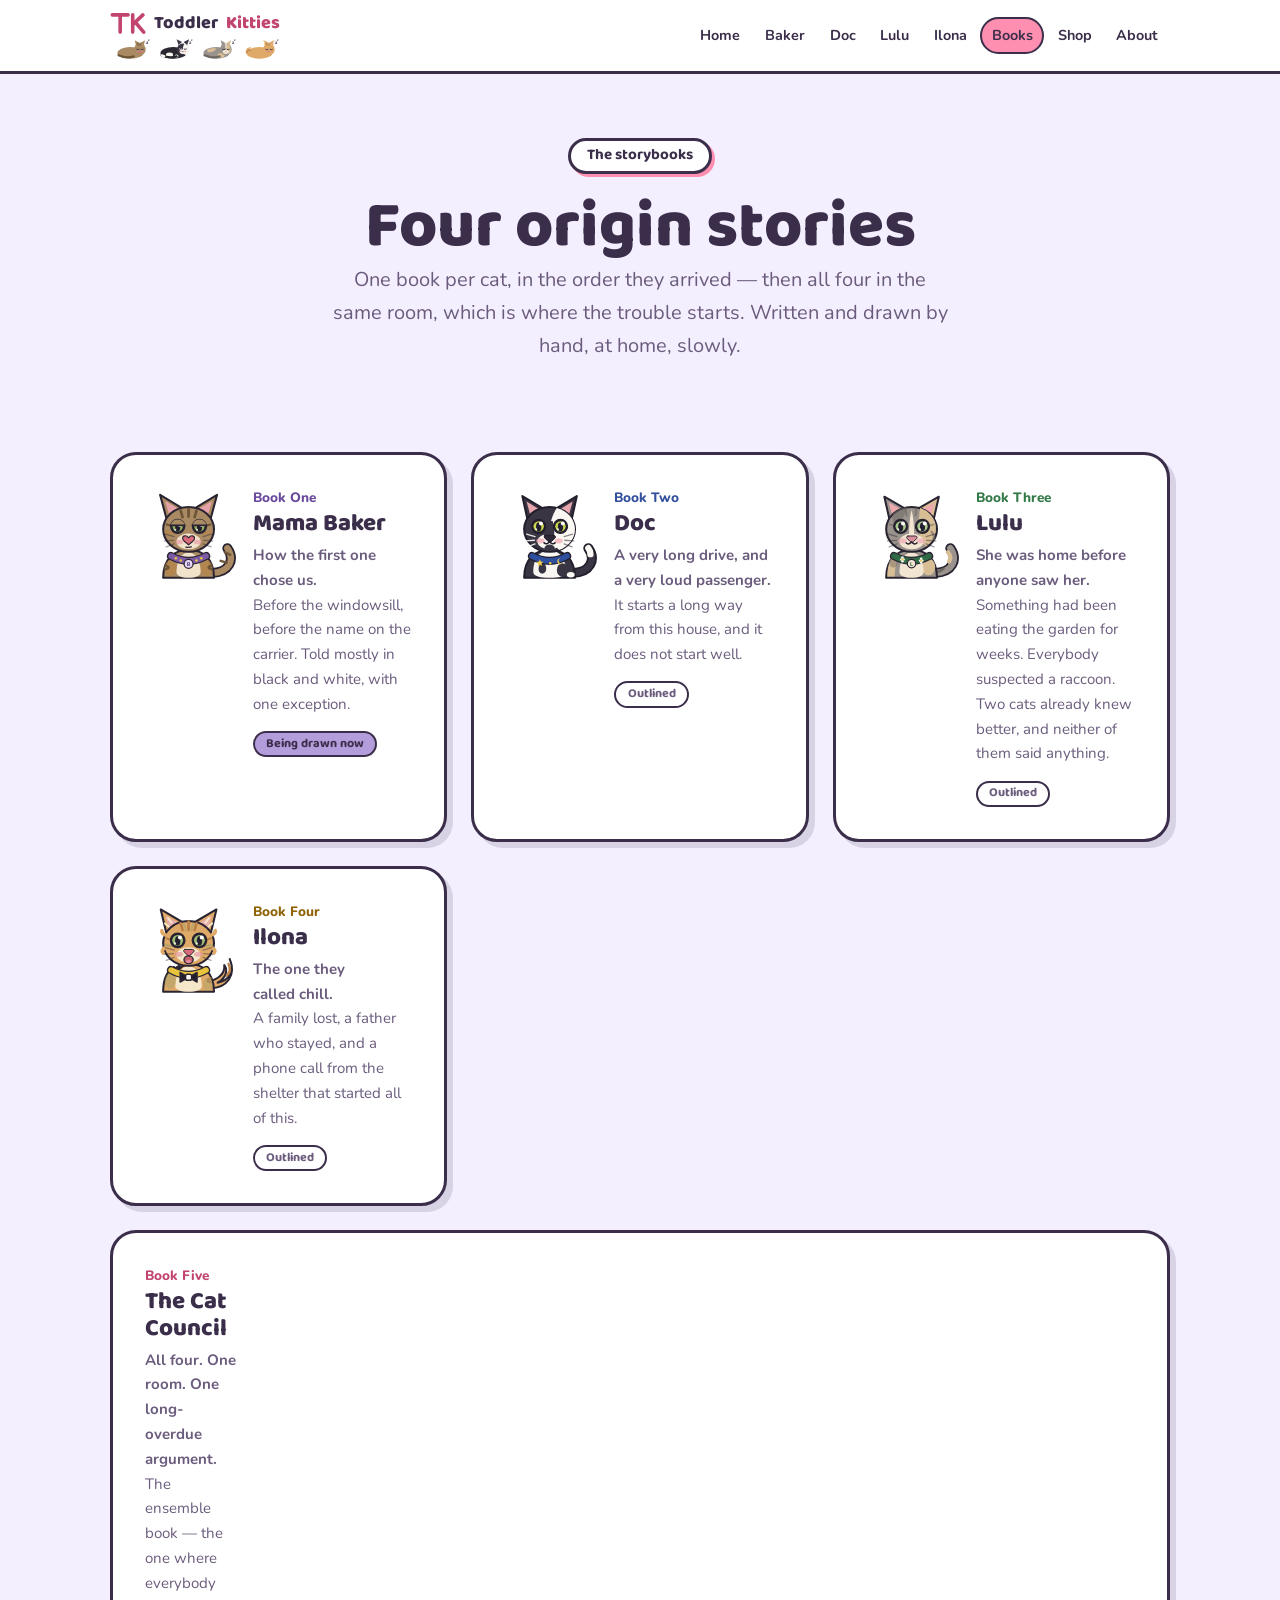
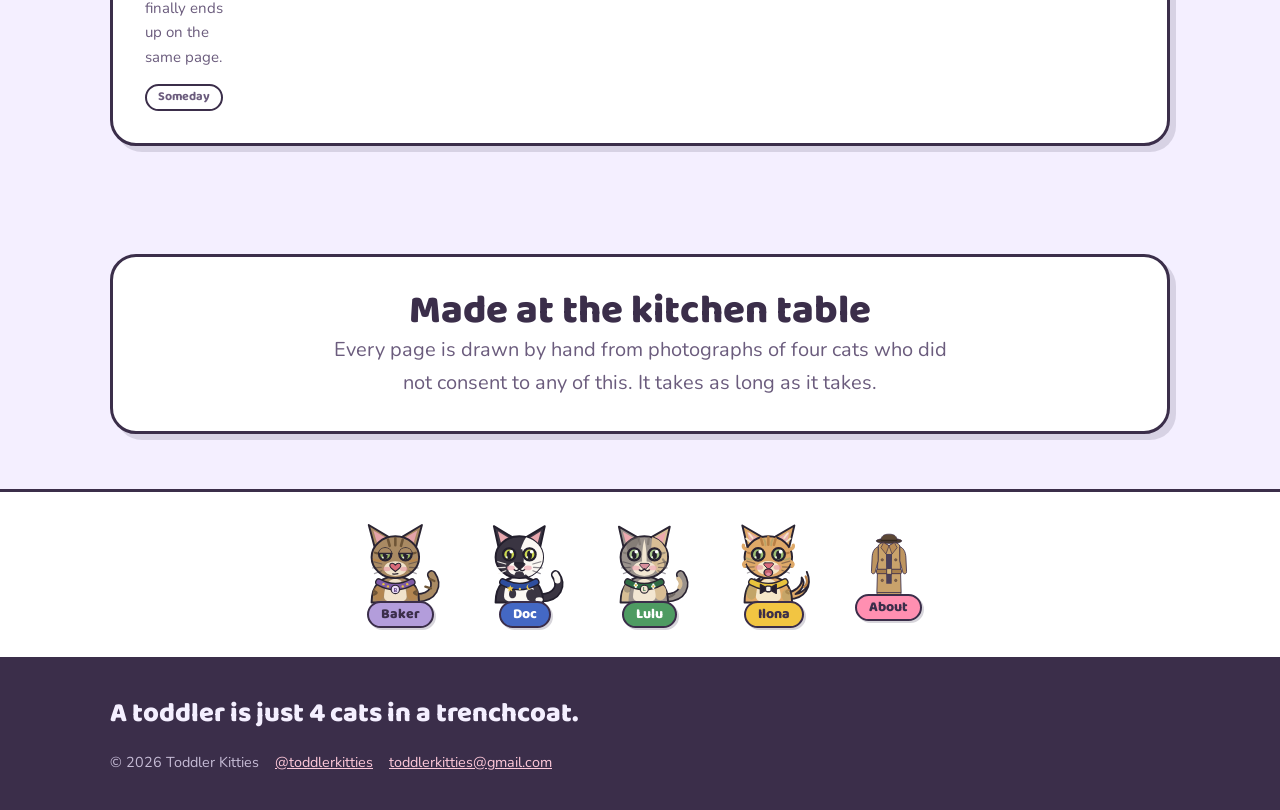
<file: books.html>
<!DOCTYPE html>
<html lang="en">
<head>
<meta charset="utf-8">
<meta name="viewport" content="width=device-width, initial-scale=1">
<title>Books — Toddler Kitties</title>
<meta name="description" content="Four hand-drawn origin storybooks — Baker, Doc, Lulu and Ilona — plus the ensemble book, The Cat Council.">
<link rel="canonical" href="https://toddlerkitties.com/books.html">
<meta name="keywords" content="toddler kitties, toddlerkitties, toddler kitties com, cute cats for kids, 4 cats in a trenchcoat">
<meta property="og:locale" content="en_US">
<meta property="og:type" content="website">
<meta property="og:site_name" content="Toddler Kitties">
<meta property="og:title" content="Books — Toddler Kitties">
<meta property="og:description" content="Four hand-drawn origin storybooks — Baker, Doc, Lulu and Ilona — plus the ensemble book, The Cat Council.">
<meta property="og:url" content="https://toddlerkitties.com/books.html">
<meta name="twitter:card" content="summary_large_image">
<link rel="icon" href="[data-uri]" type="image/svg+xml">
<link rel="preconnect" href="https://fonts.googleapis.com"><link rel="preconnect" href="https://fonts.gstatic.com" crossorigin><link rel="stylesheet" href="https://fonts.googleapis.com/css2?family=Baloo+2:wght@500;700;800&family=Nunito:ital,wght@0,400;0,600;0,700;1,400&display=swap">
<style>/* ==========================================================================
   Toddler Kitties
   Sticker-storybook theme: chunky outlines, hard offset shadows, rounded type.
   Every page can take on one cat's colour via body[data-theme].
   ========================================================================== */

:root{
  --ink:      #3B2E4A;
  --ink-soft: #6B5C7D;
  --outline:  #3B2E4A;
  --card:     #FFFFFF;
  --page-bg:  #F4EFFF;
  --pink:     #FF8FB1;

  --accent:     var(--pink);
  --accent-ink: #C2456E;

  --shadow: 6px 6px 0 rgba(59,46,74,.15);

  --wrap: 1060px;
  --gut:  clamp(1.1rem, 4vw, 2.5rem);
  --r:    26px;
}

body[data-theme="baker"]{ --page-bg:#EDE7FA; --accent:#B39DDB; --accent-ink:#6A4A9C; }
body[data-theme="doc"]  { --page-bg:#EFF3FF; --accent:#4468C4; --accent-ink:#33509E; }
body[data-theme="lulu"] { --page-bg:#EAF7EF; --accent:#4E9B62; --accent-ink:#337A48; }
body[data-theme="ilona"]{ --page-bg:#FFF6DF; --accent:#F2C542; --accent-ink:#8F6206; }

*,*::before,*::after{ box-sizing:border-box; }
html{ -webkit-text-size-adjust:100%; scroll-behavior:smooth; }
@media (prefers-reduced-motion:reduce){ html{ scroll-behavior:auto; } }

body{
  margin:0;
  background:var(--page-bg);
  color:var(--ink);
  font-family:"Nunito","Segoe UI",system-ui,sans-serif;
  font-size:clamp(1rem,.96rem + .2vw,1.08rem);
  line-height:1.65;
  overflow-x:hidden;
}
img,svg{ max-width:100%; }
a{ color:inherit; }
p{ margin:0 0 1rem; text-wrap:pretty; }
p:last-child{ margin-bottom:0; }

h1,h2,h3,.logo,.btn,.pill,.cat-label,.eyebrow,.bubble{
  font-family:"Baloo 2","Nunito",system-ui,sans-serif;
  font-weight:800;
}
h1,h2,h3{ margin:0; line-height:1.1; text-wrap:balance; }
h1{ font-size:clamp(2.3rem,1.4rem + 4.4vw,4.1rem); }
h2{ font-size:clamp(1.7rem,1.2rem + 2vw,2.5rem); }
h3{ font-size:clamp(1.2rem,1.05rem + .7vw,1.5rem); }

.eyebrow{
  display:inline-block; font-weight:700;
  font-size:clamp(.8rem,.75rem + .3vw,.95rem);
  background:var(--card); color:var(--ink);
  border:3px solid var(--outline); border-radius:999px;
  padding:.15rem 1rem; margin-bottom:1.1rem;
  box-shadow:3px 3px 0 var(--accent);
}
.lede{ font-size:clamp(1.05rem,1rem + .5vw,1.25rem); color:var(--ink-soft); max-width:52ch; }
.center{ text-align:center; }
.center .lede{ margin-inline:auto; }
.accent{ color:var(--accent-ink); }

.wrap{ width:min(100% - (var(--gut) * 2), var(--wrap)); margin-inline:auto; }
section{ padding-block:clamp(2.2rem,5vw,3.4rem); }

.skip{ position:absolute; left:-9999px; background:var(--ink); color:#fff; padding:.7rem 1rem; z-index:99; }
.skip:focus{ left:.5rem; top:.5rem; }
:focus-visible{ outline:3px solid var(--accent-ink); outline-offset:3px; border-radius:6px; }

/* ---------- header ------------------------------------------------------- */

header{ background:var(--card); border-bottom:3px solid var(--outline); position:sticky; top:0; z-index:30; }
.nav-inner{ display:flex; align-items:center; gap:1rem; flex-wrap:wrap; padding-block:.65rem; }
.brandbox{ display:flex; flex-direction:column; gap:1px; margin-right:auto; }
.logo{ display:flex; align-items:center; gap:.5rem; font-size:1.12rem; text-decoration:none; line-height:1; }
.logo-sleep{ display:flex; gap:5px; align-items:flex-end; padding-left:3px; }
.logo-sleep svg{ width:38px; height:22px; display:block; }
@media (max-width:430px){ .logo-sleep svg{ width:30px; height:18px; } }
.logo svg{ width:36px; height:27px; flex:none; color:var(--accent-ink); }
.logo span{ color:var(--accent-ink); }
header nav{ display:flex; gap:.1rem; flex-wrap:wrap; }
header nav a{ text-decoration:none; font-weight:700; font-size:.9rem; padding:.3rem .6rem; border-radius:999px; border:2px solid transparent; }
header nav a:hover{ border-color:var(--outline); }
header nav a.active{ background:var(--accent); border-color:var(--outline); }

/* ---------- panels + buttons --------------------------------------------- */

.panel{
  background:var(--card); border:3px solid var(--outline); border-radius:var(--r);
  box-shadow:var(--shadow); padding:clamp(1.3rem,3vw,2rem);
}
.hero{ padding-block:clamp(2.2rem,6vw,4rem) clamp(1.4rem,3vw,2.2rem); }

.btn{
  display:inline-block; text-decoration:none; cursor:pointer;
  background:var(--accent); color:var(--ink);
  border:3px solid var(--outline); border-radius:999px;
  padding:.6rem 1.4rem; font-size:1rem;
  box-shadow:4px 4px 0 var(--outline);
  transition:transform .12s ease, box-shadow .12s ease;
}
.btn:hover{ transform:translate(2px,2px); box-shadow:2px 2px 0 var(--outline); }
.btn:active{ transform:translate(4px,4px); box-shadow:0 0 0 var(--outline); }
.btn-ghost{ background:var(--card); }

.pill{ display:inline-block; font-size:.78rem; font-weight:700; background:var(--accent);
  border:2px solid var(--outline); border-radius:999px; padding:.05rem .7rem; }
.pill-soon{ background:var(--card); color:var(--ink-soft); }

/* ---------- crew cards --------------------------------------------------- */

.card-grid{ display:grid; gap:clamp(1.1rem,2.5vw,1.5rem); grid-template-columns:repeat(auto-fit,minmax(215px,1fr)); }
.card{ display:block; text-decoration:none; color:inherit; text-align:center;
  transition:transform .18s cubic-bezier(.2,.8,.3,1), box-shadow .18s ease; }
.card:hover,.card:focus-visible{ transform:translateY(-6px); box-shadow:6px 6px 0 var(--accent); }
.card .art{ width:132px; height:132px; margin:0 auto .4rem; display:block; }
.card h3{ margin-bottom:.15rem; }
.card .role{ font-weight:800; color:var(--accent-ink); font-size:.9rem; display:block; margin-bottom:.5rem; }
.card p{ font-size:.94rem; color:var(--ink-soft); margin:0; }
.card-baker{ --accent:#B39DDB; --accent-ink:#6A4A9C; }
.card-doc  { --accent:#4468C4; --accent-ink:#33509E; }
.card-lulu { --accent:#4E9B62; --accent-ink:#337A48; }
.card-ilona{ --accent:#F2C542; --accent-ink:#8F6206; }

/* ---------- explore ------------------------------------------------------ */

.trio{ display:grid; gap:clamp(1.1rem,2.5vw,1.5rem); grid-template-columns:repeat(auto-fit,minmax(230px,1fr)); }
.trio .panel{ text-decoration:none; color:inherit; transition:transform .18s ease, box-shadow .18s ease; }
.trio .panel:hover{ transform:translateY(-6px); box-shadow:6px 6px 0 var(--accent); }
.ico{ width:46px; height:46px; color:var(--accent-ink); display:block; margin-bottom:.6rem; }
.trio h3{ margin-bottom:.3rem; }
.trio p{ color:var(--ink-soft); font-size:.95rem; }

/* ---------- cat page ----------------------------------------------------- */

.meet{ display:grid; gap:clamp(1.4rem,3vw,2.2rem); grid-template-columns:1fr; align-items:center; }
@media (min-width:800px){ .meet{ grid-template-columns:minmax(0,40%) minmax(0,1fr); } }
.stage{
  position:relative; overflow:hidden; background:var(--card);
  border:3px solid var(--outline); border-radius:var(--r); box-shadow:var(--shadow);
  aspect-ratio:1/1; display:grid; place-items:center; padding:7%;
}
.stage__cat{ width:100%; height:100%; position:relative; z-index:2; }
.crit{ position:absolute; left:0; top:0; pointer-events:none; z-index:3; will-change:transform,opacity; }
.laser{ width:11px; height:11px; border-radius:50%; background:#FF3B2E; box-shadow:0 0 10px 4px rgba(255,59,46,.5); z-index:4; }
.pom{ width:20px; height:20px; border-radius:50%; background:radial-gradient(circle at 34% 32%, #fff, #FF7FB0 46%, #D1497F); box-shadow:0 0 10px rgba(255,127,176,.75); transition:opacity .35s ease; }
.spark{ width:5px; height:5px; background:#FFF3B0; border-radius:50%; box-shadow:0 0 6px #FFE066; }
.stage-garden{ position:absolute; left:0; right:0; bottom:-1px; width:100%; height:auto; z-index:4; pointer-events:none; }
@keyframes tkSway{ 0%,100%{ transform:rotate(-2.4deg); } 50%{ transform:rotate(2.4deg); } }
.gdn-sway{ animation:tkSway 4.2s ease-in-out infinite; }
.gdn-1{ transform-origin:44px 88px; }
.gdn-2{ transform-origin:104px 88px; animation-duration:5.1s; animation-delay:-.8s; }
.gdn-3{ transform-origin:258px 88px; animation-duration:4.6s; animation-delay:-2.1s; }
.gdn-4{ transform-origin:320px 88px; animation-duration:5.6s; animation-delay:-1.4s; }
@keyframes tkFlow{ from{ transform:translateX(0); } to{ transform:translateX(-64px); } }
.mtn-flow{ animation:tkFlow 3.4s linear infinite; }
.mtn-flow-2{ animation-duration:5s; }
.crown{ z-index:6; height:auto; }
.crown svg{ width:100%; height:auto; display:block; }
.mouse{ z-index:5; filter:drop-shadow(1px 2px 0 rgba(59,46,74,.22)); }
@keyframes tkFlap{ 0%,100%{ transform:rotate(-18deg); } 50%{ transform:rotate(26deg); } }
.bird .bw{ transform-origin:17px 13px; animation:tkFlap .32s ease-in-out infinite; }
.bird{ z-index:5; filter:drop-shadow(1px 2px 0 rgba(59,46,74,.22)); }
.bk-paw{ z-index:4; filter:drop-shadow(1px 2px 0 rgba(59,46,74,.25)); }
.pointer{ z-index:5; filter:drop-shadow(1px 2px 0 rgba(59,46,74,.28)); }

.tally{ list-style:none; margin:0; padding:0; }
.tally li{ display:grid; grid-template-columns:1.5rem 1fr; gap:.7rem; padding:.55rem 0;
  border-bottom:2px dotted rgba(59,46,74,.18); }
.tally li:last-child{ border-bottom:0; }
.tally li::before{ content:""; width:15px; height:15px; margin-top:.45rem; border-radius:50%;
  background:var(--accent); border:2px solid var(--outline); }

.facts{ list-style:none; margin:0; padding:0; display:grid; gap:.75rem;
  grid-template-columns:repeat(auto-fit,minmax(250px,1fr)); }
.facts li{ display:grid; grid-template-columns:1.7rem 1fr; align-items:start; gap:.65rem;
  background:var(--page-bg); border:3px solid var(--outline); border-radius:16px;
  padding:.6rem .85rem; box-shadow:3px 3px 0 rgba(59,46,74,.16);
  font-weight:600; font-size:.95rem; line-height:1.45; }
.facts .suit{ font-size:1.45rem; line-height:1.15; text-align:center; }
.facts .s-red{ color:#D14A5E; }
.facts .s-blk{ color:var(--ink); }
.facts .s-pink{ color:#E4708F; }
.facts .s-green{ color:#337A48; }
.facts .s-purple{ color:#7E5BA6; }

.says{ text-align:center; }
.bubble{
  position:relative; display:inline-block; max-width:24ch; margin:0 auto;
  background:var(--card); border:3px solid var(--outline); border-radius:var(--r);
  box-shadow:var(--shadow); padding:1.2rem 1.6rem;
  font-size:clamp(1.3rem,1rem + 2vw,2.1rem); line-height:1.16;
}
.bubble::before,.bubble::after{ content:""; position:absolute; left:50%; width:0; height:0; }
.bubble::before{ bottom:-19px; transform:translateX(-50%); border-left:17px solid transparent; border-right:17px solid transparent; border-top:19px solid var(--outline); }
.bubble::after{ bottom:-13px; transform:translateX(-50%); border-left:13px solid transparent; border-right:13px solid transparent; border-top:15px solid var(--card); }
.says .who{ display:block; margin-top:2rem; font-weight:700; color:var(--ink-soft); font-size:.92rem; }

/* ---------- books -------------------------------------------------------- */

.books{ display:grid; gap:clamp(1.1rem,2.5vw,1.5rem); grid-template-columns:repeat(auto-fit,minmax(265px,1fr)); }
.book{ display:grid; grid-template-columns:92px 1fr; gap:1rem; align-items:start; }
.book .art{ width:92px; height:92px; }
.book .num{ display:block; font-weight:800; color:var(--accent-ink); font-size:.85rem; }
.book h3{ margin:.1rem 0 .35rem; }
.book p{ font-size:.94rem; color:var(--ink-soft); margin:0 0 .7rem; }
.book-wide{ grid-column:1/-1; }
@media (max-width:420px){ .book{ grid-template-columns:1fr; } }

/* ---------- signup ------------------------------------------------------- */

.signup{ max-width:660px; margin-inline:auto; text-align:center; }
.signup form{ display:flex; gap:.7rem; flex-wrap:wrap; justify-content:center; margin-top:1.2rem; }
.signup input[type="email"]{ flex:1 1 16rem; min-width:0; font:inherit; font-size:1rem;
  padding:.6rem 1rem; color:var(--ink); background:#fff;
  border:3px solid var(--outline); border-radius:999px; }
.signup input::placeholder{ color:#8E82A0; }
.signup .fine{ font-size:.9rem; color:var(--ink-soft); margin-top:.9rem; }
.signup__note{ font-weight:700; color:var(--accent-ink); margin-top:.8rem; min-height:1.2em; }
.hp{ position:absolute; left:-9999px; opacity:0; height:0; width:0; }

/* ---------- trenchcoat (about page only) --------------------------------- */

.coat-bit{ text-align:center; padding-block:clamp(2rem,5vw,3.2rem); }
.coat{ width:min(64vw,250px); height:auto; }
.coat-bit .cap{ font-weight:700; color:var(--ink-soft); margin-top:1rem; }
@keyframes tkWobble{ 0%,100%{ transform:rotate(-1.1deg); } 50%{ transform:rotate(1.1deg) translateY(-5px); } }
@keyframes tkHat{ 0%,100%{ transform:translateY(0) rotate(3deg); } 50%{ transform:translateY(-6px) rotate(-2deg); } }
.coat-anim{ transform-origin:160px 440px; animation:tkWobble 5.5s ease-in-out infinite; }
.hat-anim{ transform-origin:160px 118px; animation:tkHat 5.5s ease-in-out infinite; }

/* ---------- cat menu ----------------------------------------------------- */

.cat-menu{ border-top:3px solid var(--outline); background:var(--card); padding-block:1.5rem; }
.cat-row{ display:flex; justify-content:center; gap:clamp(.3rem,3vw,1.8rem); flex-wrap:wrap; }
.cat-item{ display:flex; flex-direction:column; align-items:center; text-decoration:none; color:var(--ink);
  padding:.3rem; transition:transform .28s cubic-bezier(.2,.8,.3,1); }
.cat-item:hover,.cat-item:focus-visible{ transform:translateY(-10px) rotate(-4deg); }
.cat-item svg{ width:clamp(62px,15vw,86px); height:clamp(62px,15vw,86px); display:block; }
.cat-label{ font-size:clamp(12px,2vw,14px); background:var(--accent);
  border:2px solid var(--outline); border-radius:999px; padding:0 12px; margin-top:-6px;
  box-shadow:2px 2px 0 rgba(59,46,74,.2); }
.ci-coat .coat-mini{ width:clamp(40px,9vw,54px); height:auto; display:block; margin:0 auto; }
.ci-coat .cat-label{ background:var(--pink); }
.ci-baker .cat-label{ background:#B39DDB; }
.ci-doc   .cat-label{ background:#4468C4; color:#fff; }
.ci-lulu  .cat-label{ background:#4E9B62; color:#fff; }
.ci-ilona .cat-label{ background:#F2C542; }

/* ---------- footer ------------------------------------------------------- */

footer{ background:var(--ink); color:#F4EFFF; padding-block:2.2rem; }
footer a{ color:#FFC9DA; }
.foot-motto{ font-family:"Baloo 2",sans-serif; font-weight:800; font-size:clamp(1.1rem,1rem + 1.2vw,1.7rem); margin:0 0 .9rem; }
.foot-meta{ font-size:.9rem; color:#C6BCD6; display:flex; gap:1rem; flex-wrap:wrap; }

/* ---------- splash + 404 ------------------------------------------------- */

.splash{ min-height:100svh; display:grid; place-items:center; text-align:center; padding:2rem var(--gut); }
.splash-in{ display:grid; justify-items:center; gap:1.1rem; }
.peek-row{ display:flex; gap:6px; justify-content:center; align-items:flex-end; flex-wrap:wrap; }
.peek-row svg{ width:clamp(66px,17vw,112px); height:clamp(66px,17vw,112px); }
.peek-row svg:nth-child(odd){ transform:translateY(8px) rotate(-4deg); }
.peek-row svg:nth-child(even){ transform:rotate(4deg); }
.oops{ min-height:82svh; display:grid; place-items:center; text-align:center; }
.oops-in{ display:grid; justify-items:center; gap:.9rem; width:100%; }
.oops .nf-scene{ width:min(94vw,760px); height:auto; margin-bottom:.4rem; }
.oops h1{ font-size:clamp(2rem,1.3rem + 3.4vw,3.2rem); }
.oops .lede{ max-width:46ch; }
.nf-door{ cursor:pointer; }
.nf-door > rect, .nf-door > text, .nf-door > g{ transition:transform .18s ease; }
.nf-door:hover > rect, .nf-door:hover > text, .nf-door:hover > g{ transform:translateY(-4px); }
.nf-door:focus-visible{ outline:3px solid var(--pink); outline-offset:4px; border-radius:10px; }

/* ---------- page turn ----------------------------------------------------- */

@media (prefers-reduced-motion:no-preference){
  @keyframes pageIn{ from{ opacity:0; transform:translateY(12px); } to{ opacity:1; transform:none; } }
  main{ animation:pageIn .45s cubic-bezier(.2,.7,.3,1) both; }
  body.leaving main{ opacity:0; transform:translateY(-10px);
    transition:opacity .2s ease, transform .2s ease; animation:none; }
  body.leaving header, body.leaving .cat-menu, body.leaving footer{ opacity:.55; transition:opacity .2s ease; }
}

/* ---------- reveal ------------------------------------------------------- */

.rv{ opacity:0; transform:translateY(14px); transition:opacity .5s ease, transform .5s cubic-bezier(.2,.8,.3,1); }
.rv.is-in{ opacity:1; transform:none; }
.rv-fade{ opacity:0; transition:opacity .55s ease; }
.rv-fade.is-in{ opacity:1; }

@media (prefers-reduced-motion:reduce){
  .rv,.rv-fade{ opacity:1; transform:none; transition:none; }
  .crit{ display:none !important; }
  *{ animation:none !important; transition:none !important; }
}
</style>
</head>
<body>
<a class="skip" href="#main">Skip to content</a>
<svg xmlns="http://www.w3.org/2000/svg" width="0" height="0" style="position:absolute" aria-hidden="true" focusable="false">

  <!-- ============ BAKER — B1 — grey-brown tabby, heart nose, tall sassy ears,
       half-lidded and entirely unimpressed ============ -->
  <symbol id="tk-baker" viewBox="-6 -6 152 152">
    <g>
      <!-- tail -->
      <g class="tk-tail" data-o="98 130">
        <path d="M98 130 C128 129 137 108 124 89" fill="none" stroke="#2A2432" stroke-width="16.5" stroke-linecap="round"/>
        <path d="M98 130 C128 129 137 108 124 89" fill="none" stroke="#A98A63" stroke-width="10.5" stroke-linecap="round"/>
        <path d="M120 96 l9 4 M113 110 l10 3" stroke="#6E5537" stroke-width="4" stroke-linecap="round"/>
      </g>

      <!-- body -->
      <path d="M18 138 C18 106 36 92 60 92 C84 92 102 106 102 138 Z" fill="#A98A63" stroke="#2A2432" stroke-width="3.4" stroke-linejoin="round"/>
      <path d="M60 96 C72 96 80 112 80 128 C80 135 72 138 60 138 C48 138 40 135 40 128 C40 112 48 96 60 96 Z" fill="#F0E2CB"/>
      <ellipse cx="30" cy="122" rx="10" ry="13" fill="#BC8443" opacity=".55"/>
      <ellipse cx="90" cy="122" rx="10" ry="13" fill="#BC8443" opacity=".55"/>
      <path d="M22 118 q10 3 0 6 M98 118 q-10 3 0 6" stroke="#6E5537" stroke-width="4" stroke-linecap="round" fill="none"/>

      <!-- collar: purple, on the chest, with her B -->
      <path d="M31 102 Q60 118 89 102" fill="none" stroke="#2A2432" stroke-width="13.5" stroke-linecap="round"/>
      <path d="M31 102 Q60 118 89 102" fill="none" stroke="#7E5BA6" stroke-width="9" stroke-linecap="round"/>
      <g fill="#E8C33D">
        <circle cx="39" cy="105.6" r="2.1"/><circle cx="47" cy="109.6" r="2.1"/>
        <circle cx="73" cy="109.6" r="2.1"/><circle cx="81" cy="105.6" r="2.1"/>
      </g>
      <circle cx="60" cy="115" r="7.4" fill="#E8DAF6" stroke="#2A2432" stroke-width="2"/>
      <text x="60" y="119" text-anchor="middle" font-family="monospace" font-size="10" font-weight="700" fill="#5B3E82">B</text>

      <!-- tall, pointed, sassy ears -->
      <path d="M25 46 L13 1 L56 27 Z" fill="#A98A63" stroke="#2A2432" stroke-width="3.4" stroke-linejoin="round"/>
      <path d="M95 46 L107 1 L64 27 Z" fill="#A98A63" stroke="#2A2432" stroke-width="3.4" stroke-linejoin="round"/>
      <path d="M30 40 L21 11 L47 26 Z" fill="#E5A3A9"/>
      <path d="M90 40 L99 11 L73 26 Z" fill="#E5A3A9"/>

      <!-- head -->
      <ellipse cx="60" cy="58" rx="42" ry="37" fill="#A98A63" stroke="#2A2432" stroke-width="3.4"/>
      <path d="M60 24 v13 M47 27 l3 11 M73 27 l-3 11" stroke="#6E5537" stroke-width="4.5" stroke-linecap="round"/>
      <path d="M24 50 q9 3 14 0 M96 50 q-9 3 -14 0" stroke="#6E5537" stroke-width="3.8" stroke-linecap="round" fill="none"/>
      <path d="M22 62 q9 4 14 1 M98 62 q-9 4 -14 1" stroke="#BC8443" stroke-width="4" stroke-linecap="round" fill="none" opacity=".7"/>
      <ellipse cx="60" cy="78" rx="20" ry="13" fill="#F0E2CB"/>

      <!-- eyes, half-lidded on purpose -->
      <circle cx="42" cy="53" r="11.6" fill="#241F2E" stroke="#2A2432" stroke-width="2.2"/>
      <circle cx="78" cy="53" r="11.6" fill="#241F2E" stroke="#2A2432" stroke-width="2.2"/>
      <circle cx="42" cy="53" r="8.6" fill="#93B25E"/>
      <circle cx="78" cy="53" r="8.6" fill="#93B25E"/>
      <g class="bk-pupils">
        <ellipse cx="42" cy="55" rx="4.2" ry="6.6" fill="#241F2E"/>
        <ellipse cx="78" cy="55" rx="4.2" ry="6.6" fill="#241F2E"/>
        <circle cx="45.6" cy="51" r="2.8" fill="#FFFFFF"/>
        <circle cx="81.6" cy="51" r="2.8" fill="#FFFFFF"/>
        <circle cx="38" cy="58.5" r="1.7" fill="#FFFFFF" opacity=".8"/>
        <circle cx="74" cy="58.5" r="1.7" fill="#FFFFFF" opacity=".8"/>
      </g>
      <!-- the lids -->
      <path d="M30.6 51 A11.6 11.6 0 0 1 53.4 51 Z" fill="#A98A63"/>
      <path d="M66.6 51 A11.6 11.6 0 0 1 89.4 51 Z" fill="#A98A63"/>
      <path d="M30.2 51.4 H53.8 M66.2 51.4 H89.8" stroke="#2A2432" stroke-width="2.8" stroke-linecap="round"/>

      <!-- the heart nose, and it is not up for discussion -->
      <path d="M60 72 C56.6 67 50.2 68 50.2 72.5 C50.2 77.2 56.6 79.8 60 83.5 C63.4 79.8 69.8 77.2 69.8 72.5 C69.8 68 63.4 67 60 72 Z"
            fill="#D96A7A" stroke="#2A2432" stroke-width="1.8" stroke-linejoin="round"/>
      <!-- the smirk. One side only. -->
      <path d="M55.5 87.4 C58.2 87.9 61.4 87.8 64.5 87" stroke="#2A2432" stroke-width="2.3" stroke-linecap="round" fill="none"/>

      <!-- blush + whiskers -->
      <ellipse cx="45" cy="79" rx="6.6" ry="4" fill="#E58EA0" opacity=".55"/>
      <ellipse cx="75" cy="79" rx="6.6" ry="4" fill="#E58EA0" opacity=".55"/>
      <path d="M36 70 l-14 -4 M35 76 l-15 1 M36 82 l-13 5 M84 70 l14 -4 M85 76 l15 1 M84 82 l13 5"
            stroke="#2A2432" stroke-width="2.1" stroke-linecap="round" opacity=".42"/>
    </g>
  </symbol>

  <!-- ============ DOC — D2 — black-and-white cow pattern, huge ears, moon-and-stars collar
       Sticker style: chunky ink outline, big shiny eyes, blush, toe beans.
       Markings traced from photo: black base, asymmetric white blaze weighted to HIS left
       (viewer's right), black nose-bridge band, white muzzle, dark chin patch. ============ -->
  <symbol id="tk-doc" viewBox="-6 -6 152 152">
    <g>
      <!-- tail: black with a white tip -->
      <g class="tk-tail" data-o="98 130">
        <path d="M98 130 C128 129 137 108 124 89" fill="none" stroke="#221E2C" stroke-width="16.5" stroke-linecap="round"/>
        <path d="M98 130 C128 129 137 108 124 89" fill="none" stroke="#3A3542" stroke-width="10.5" stroke-linecap="round"/>
        <path d="M127.5 99 C127.5 95 126 91.5 124 89" fill="none" stroke="#FBF8F3" stroke-width="10.5" stroke-linecap="round"/>
      </g>

      <!-- body -->
      <path d="M18 138 C18 106 36 92 60 92 C84 92 102 106 102 138 Z" fill="#3A3542" stroke="#221E2C" stroke-width="3.4" stroke-linejoin="round"/>
      <!-- big white chest: broad bib, black patches sitting on it, white mitten on the far paw -->
      <path d="M60 93 C79 93 87 110 87 128 C87 136 75 138 60 138 C45 138 33 136 33 128 C33 110 41 93 60 93 Z" fill="#FBF8F3"/>
      <path d="M48 111 C53.5 115 56 122 53.5 127 C51 132 44.5 132 42.5 127 C40.5 122 43 115 48 111 Z" fill="#3A3542"/>
      <ellipse cx="81" cy="125" rx="9" ry="11" fill="#3A3542"/>
      <ellipse cx="95" cy="133" rx="6.5" ry="4.4" fill="#FBF8F3"/>

      <!-- collar: navy, on the chest, moon and stars -->
      <path d="M31 102 Q60 118 89 102" fill="none" stroke="#221E2C" stroke-width="13.5" stroke-linecap="round"/>
      <path d="M31 102 Q60 118 89 102" fill="none" stroke="#2E4E9E" stroke-width="9" stroke-linecap="round"/>
      <path d="M44 107.5 l1.7 3.8 4.1 .4 -3.1 2.8 .9 4 -3.6 -2.1 -3.6 2.1 .9 -4 -3.1 -2.8 4.1 -.4 Z" fill="#F0CB4A"/>
      <path d="M77.5 106 a4.8 4.8 0 1 0 3.8 7.7 a3.8 3.8 0 1 1 -3.8 -7.7 Z" fill="#F0CB4A"/>
      <circle cx="61" cy="114" r="2" fill="#F0CB4A"/>

      <!-- ears (very large, upright) -->
      <path d="M24 44 L15 3 L55 27 Z" fill="#3A3542" stroke="#221E2C" stroke-width="3.4" stroke-linejoin="round"/>
      <path d="M96 44 L105 3 L65 27 Z" fill="#3A3542" stroke="#221E2C" stroke-width="3.4" stroke-linejoin="round"/>
      <path d="M29 38 L22 12 L46 27 Z" fill="#E8A7AE"/>
      <path d="M91 38 L98 12 L74 27 Z" fill="#E8A7AE"/>

      <!-- head -->
      <ellipse cx="60" cy="58" rx="42" ry="37" fill="#3A3542" stroke="#221E2C" stroke-width="3.4"/>
      <!-- the white side of his face: wedge down the forehead, whole cheek below it -->
      <path d="M72 22.6 A42 37 0 0 1 76 92.2 C66 84 58 70 60 54 C62 42 67 30 72 22.6 Z" fill="#FBF8F3"/>
      <!-- white muzzle -->
      <ellipse cx="60" cy="78" rx="20" ry="13" fill="#FBF8F3"/>
      <!-- black band down the nose bridge -->
      <path d="M49 44 C47 56 49 68 54 74 L66 74 C69 66 68 54 65 44 Z" fill="#3A3542"/>
      <!-- dark chin patch -->
      <path d="M60 83 C65 83 68.5 86 68.5 89 C68.5 92.4 64.5 94 60 94 C55.5 94 51.5 92.4 51.5 89 C51.5 86 55 83 60 83 Z" fill="#3A3542"/>
      <!-- nose -->
      <path d="M53 68 h14 c2.7 0 3.7 2.5 2 4.3 l-5.6 5.6 c-1.7 1.7 -4.1 1.7 -5.8 0 l-5.6 -5.6 c-1.7 -1.8 -.7 -4.3 2 -4.3 Z" fill="#2A2633" stroke="#221E2C" stroke-width="1.6" stroke-linejoin="round"/>
      <!-- easy little grin -->
      <path d="M60 78.6 q-5 5.6 -9.5 1.2 M60 78.6 q5 5.6 9.5 1.2" stroke="#221E2C" stroke-width="2.6" stroke-linecap="round" fill="none"/>

      <!-- big shiny eyes, yellow-green -->
      <circle cx="42" cy="53" r="11.6" fill="#241F2E" stroke="#221E2C" stroke-width="2.2"/>
      <circle cx="78" cy="53" r="11.6" fill="#241F2E" stroke="#221E2C" stroke-width="2.2"/>
      <circle cx="42" cy="53" r="8.6" fill="#C9D64E"/>
      <circle cx="78" cy="53" r="8.6" fill="#C9D64E"/>
      <g class="dc-pupils">
        <ellipse cx="42" cy="54" rx="4.4" ry="7.4" fill="#241F2E"/>
        <ellipse cx="78" cy="54" rx="4.4" ry="7.4" fill="#241F2E"/>
        <circle cx="45.8" cy="48.4" r="3.2" fill="#FFFFFF"/>
        <circle cx="81.8" cy="48.4" r="3.2" fill="#FFFFFF"/>
        <circle cx="37.8" cy="58" r="1.8" fill="#FFFFFF" opacity=".8"/>
        <circle cx="73.8" cy="58" r="1.8" fill="#FFFFFF" opacity=".8"/>
      </g>

      <!-- blush -->
      <ellipse cx="45" cy="77" rx="7" ry="4.2" fill="#F0A8B4" opacity=".7"/>
      <ellipse cx="75" cy="77" rx="7" ry="4.2" fill="#F0A8B4" opacity=".7"/>
      <!-- whiskers: light over the black side, ink over the white side -->
      <path d="M36 70 l-14 -4 M35 76 l-15 1 M36 82 l-13 5" stroke="#FBF8F3" stroke-width="2.2" stroke-linecap="round" opacity=".9"/>
      <path d="M84 70 l14 -4 M85 76 l15 1 M84 82 l13 5" stroke="#221E2C" stroke-width="2.2" stroke-linecap="round" opacity=".5"/>
    </g>
  </symbol>

  <!-- ============ LULU — L3 — dilute tortie: soft grey base, warm cream brindling,
       cream stripe down the nose, pink paw pads, green daisy collar ============ -->
  <symbol id="tk-lulu" viewBox="-6 -6 152 152">
    <g>
      <!-- tail -->
      <g class="tk-tail" data-o="98 130">
        <path d="M98 130 C128 129 137 108 124 89" fill="none" stroke="#2A2432" stroke-width="16.5" stroke-linecap="round"/>
        <path d="M98 130 C128 129 137 108 124 89" fill="none" stroke="#9A928C" stroke-width="10.5" stroke-linecap="round"/>
        <path d="M120 96 c5 5 5 11 2 15" fill="none" stroke="#D8BE95" stroke-width="7" stroke-linecap="round"/>
        <path d="M104 128 c4 -1 7 -3 9 -5" fill="none" stroke="#6F6862" stroke-width="4" stroke-linecap="round"/>
      </g>

      <!-- body -->
      <path d="M18 138 C18 106 36 92 60 92 C84 92 102 106 102 138 Z" fill="#9A928C" stroke="#2A2432" stroke-width="3.4" stroke-linejoin="round"/>
      <!-- warm brindle patches, low contrast -->
      <path d="M20 136 C20 116 26 102 38 96 C36 110 32 124 32 136 Z" fill="#D8BE95"/>
      <ellipse cx="88" cy="120" rx="11" ry="14" fill="#D8BE95"/>
      <ellipse cx="30" cy="112" rx="7" ry="9" fill="#6F6862" opacity=".45"/>
      <!-- cream chest + belly -->
      <path d="M60 96 C72 96 80 112 80 128 C80 135 72 138 60 138 C48 138 40 135 40 128 C40 112 48 96 60 96 Z" fill="#F2E6D2"/>

      <!-- collar: green with white daisies, on the chest -->
      <path d="M31 102 Q60 118 89 102" fill="none" stroke="#2A2432" stroke-width="13.5" stroke-linecap="round"/>
      <path d="M31 102 Q60 118 89 102" fill="none" stroke="#2F6B44" stroke-width="9" stroke-linecap="round"/>
      <g fill="#FFFFFF">
        <circle cx="43" cy="107.6" r="2"/><circle cx="46.8" cy="107.6" r="2"/><circle cx="44.9" cy="104.6" r="2"/><circle cx="44.9" cy="110.6" r="2"/>
        <circle cx="74" cy="109.6" r="2"/><circle cx="77.8" cy="109.6" r="2"/><circle cx="75.9" cy="106.6" r="2"/><circle cx="75.9" cy="112.6" r="2"/>
      </g>
      <circle cx="44.9" cy="107.6" r="1.8" fill="#E8C33D"/>
      <circle cx="75.9" cy="109.6" r="1.8" fill="#E8C33D"/>
      <circle cx="60" cy="114.5" r="7" fill="#F2E6D2" stroke="#2A2432" stroke-width="2"/>
      <text x="60" y="118.4" text-anchor="middle" font-family="monospace" font-size="9.5" font-weight="700" fill="#2F6B44">L</text>

      <!-- ears -->
      <path d="M24 44 L15 4 L55 27 Z" fill="#9A928C" stroke="#2A2432" stroke-width="3.4" stroke-linejoin="round"/>
      <path d="M96 44 L105 4 L65 27 Z" fill="#D8BE95" stroke="#2A2432" stroke-width="3.4" stroke-linejoin="round"/>
      <path d="M29 38 L22 13 L46 27 Z" fill="#EEA9AF"/>
      <path d="M91 38 L98 13 L74 27 Z" fill="#EEA9AF"/>

      <!-- head -->
      <ellipse cx="60" cy="58" rx="42" ry="37" fill="#9A928C" stroke="#2A2432" stroke-width="3.4"/>
      <!-- soft tortie brindling: warm on one side, deeper grey on the other -->
      <path d="M74 22.4 A42 37 0 0 1 84 86 C74 78 70 60 72 44 C72.6 36 73.4 28 74 22.4 Z" fill="#D8BE95"/>
      <path d="M30 30 C38 24 46 22 52 22 C50 34 44 45 33 52 C28 44 27 36 30 30 Z" fill="#6F6862" opacity=".5"/>
      <path d="M93 62 q6 7 3 14" stroke="#6F6862" stroke-width="4" stroke-linecap="round" fill="none" opacity=".6"/>
      <!-- faint tabby stripes -->
      <path d="M50 24 l2 11 M68 24 l-1.5 11" stroke="#6F6862" stroke-width="4" stroke-linecap="round" opacity=".55"/>
      <path d="M24 50 q9 3 14 0 M96 50 q-9 3 -14 0" stroke="#6F6862" stroke-width="3.6" stroke-linecap="round" fill="none" opacity=".5"/>
      <!-- cream stripe down the nose bridge -->
      <path d="M60 26 C56.5 40 55.5 56 56 70 L64 70 C64.5 56 63.5 40 60 26 Z" fill="#F2E6D2"/>
      <!-- cream muzzle -->
      <ellipse cx="60" cy="78" rx="20" ry="13" fill="#F2E6D2"/>
      <!-- nose + soft mouth -->
      <path d="M53.5 69 h13 c2.5 0 3.4 2.3 1.9 4 l-5.2 5.2 c-1.6 1.6 -3.8 1.6 -5.4 0 l-5.2 -5.2 c-1.5 -1.7 -.6 -4 1.9 -4 Z" fill="#D98F9C" stroke="#2A2432" stroke-width="1.6" stroke-linejoin="round"/>
      <path d="M60 79 q-5 5.4 -9.2 1.2 M60 79 q5 5.4 9.2 1.2" stroke="#2A2432" stroke-width="2.5" stroke-linecap="round" fill="none"/>

      <!-- big pale-green eyes -->
      <circle cx="42" cy="53" r="11.6" fill="#241F2E" stroke="#2A2432" stroke-width="2.2"/>
      <circle cx="78" cy="53" r="11.6" fill="#241F2E" stroke="#2A2432" stroke-width="2.2"/>
      <circle cx="42" cy="53" r="8.6" fill="#A9C98E"/>
      <circle cx="78" cy="53" r="8.6" fill="#A9C98E"/>
      <g class="lu-pupils">
        <ellipse cx="42" cy="54" rx="4.2" ry="7.2" fill="#241F2E"/>
        <ellipse cx="78" cy="54" rx="4.2" ry="7.2" fill="#241F2E"/>
        <circle cx="45.8" cy="48.4" r="3.2" fill="#FFFFFF"/>
        <circle cx="81.8" cy="48.4" r="3.2" fill="#FFFFFF"/>
        <circle cx="37.8" cy="58" r="1.8" fill="#FFFFFF" opacity=".8"/>
        <circle cx="73.8" cy="58" r="1.8" fill="#FFFFFF" opacity=".8"/>
      </g>

      <!-- blush + whiskers -->
      <ellipse cx="45" cy="77" rx="7" ry="4.2" fill="#F0A8B4" opacity=".65"/>
      <ellipse cx="75" cy="77" rx="7" ry="4.2" fill="#F0A8B4" opacity=".65"/>
      <path d="M36 70 l-14 -4 M35 76 l-15 1 M36 82 l-13 5 M84 70 l14 -4 M85 76 l15 1 M84 82 l13 5"
            stroke="#2A2432" stroke-width="2.1" stroke-linecap="round" opacity=".45"/>
    </g>
  </symbol>

  <!-- ============ ILONA — I4 — long-haired orange/cream tabby, plume tail,
       ear tufts, yellow collar with a bow tie, mid-sentence ============ -->
  <symbol id="tk-ilona" viewBox="-6 -6 152 152">
    <g>
      <!-- plume tail -->
      <g class="tk-tail" data-o="98 132">
        <path d="M96 132 C124 132 139 110 128 84 C137 104 126 120 108 123 C121 116 126 103 119 94 C121 110 105 119 92 121 Z"
              fill="#DFA968" stroke="#2A2432" stroke-width="3.4" stroke-linejoin="round"/>
        <path d="M126 92 c4 8 2 15 -3 19" stroke="#B98146" stroke-width="4" stroke-linecap="round" fill="none"/>
      </g>

      <!-- body, with a long-haired edge -->
      <path d="M18 138 C18 118 24 104 36 97 q-4 5 -3 8 q6 -8 12 -10 q-3 4 -2 7 q7 -7 12 -9 C57 92 58 92 60 92 C84 92 102 106 102 138 Z"
            fill="#DFA968" stroke="#2A2432" stroke-width="3.4" stroke-linejoin="round"/>
      <path d="M60 96 C73 96 82 112 82 128 C82 135 73 138 60 138 C47 138 38 135 38 128 C38 112 47 96 60 96 Z" fill="#F5E7C9"/>
      <path d="M96 116 q-9 3 0 6" stroke="#B98146" stroke-width="4" stroke-linecap="round" fill="none"/>
      <ellipse cx="30" cy="120" rx="9" ry="13" fill="#93A06A" opacity=".38"/>
      <ellipse cx="92" cy="126" rx="8" ry="11" fill="#93A06A" opacity=".32"/>

      <!-- collar: yellow with a black-and-white bow tie -->
      <path d="M31 102 Q60 118 89 102" fill="none" stroke="#2A2432" stroke-width="13.5" stroke-linecap="round"/>
      <path d="M31 102 Q60 118 89 102" fill="none" stroke="#E8C33D" stroke-width="9" stroke-linecap="round"/>
      <path d="M60 114 L46 106 L46 122 Z" fill="#241F2E" stroke="#2A2432" stroke-width="2.4" stroke-linejoin="round"/>
      <path d="M60 114 L74 106 L74 122 Z" fill="#241F2E" stroke="#2A2432" stroke-width="2.4" stroke-linejoin="round"/>
      <rect x="55" y="109" width="10" height="10" rx="3" fill="#FAF7F2" stroke="#2A2432" stroke-width="2.4"/>

      <!-- big ears with tufts -->
      <path d="M24 44 L14 2 L55 26 Z" fill="#DFA968" stroke="#2A2432" stroke-width="3.4" stroke-linejoin="round"/>
      <path d="M96 44 L106 2 L65 26 Z" fill="#DFA968" stroke="#2A2432" stroke-width="3.4" stroke-linejoin="round"/>
      <path d="M29 38 L22 12 L46 26 Z" fill="#E8AFAF"/>
      <path d="M91 38 L98 12 L74 26 Z" fill="#E8AFAF"/>
      <path d="M28 31 l-7 -6 M32 24 l-6 -8 M92 31 l7 -6 M88 24 l6 -8"
            stroke="#F5E7C9" stroke-width="3.2" stroke-linecap="round"/>

      <!-- head, with a fluffy edge -->
      <ellipse cx="60" cy="58" rx="42" ry="37" fill="#DFA968" stroke="#2A2432" stroke-width="3.4"/>
      <path d="M20 66 q-6 4 -2 8 M100 66 q6 4 2 8 M22 44 q-7 -2 -6 -7 M98 44 q7 -2 6 -7"
            stroke="#DFA968" stroke-width="6" stroke-linecap="round" fill="none"/>
      <path d="M60 22 v14 M47 25 l3 11 M73 25 l-3 11" stroke="#B98146" stroke-width="4.5" stroke-linecap="round"/>
      <path d="M24 50 q9 3 14 0 M96 50 q-9 3 -14 0" stroke="#B98146" stroke-width="3.8" stroke-linecap="round" fill="none"/>
      <path d="M22 60 q9 4 14 1 M98 60 q-9 4 -14 1" stroke="#93A06A" stroke-width="3.6" stroke-linecap="round" fill="none" opacity=".55"/>
      <path d="M52 26 q4 6 3 11 M68 26 q-4 6 -3 11" stroke="#93A06A" stroke-width="3.2" stroke-linecap="round" fill="none" opacity=".5"/>
      <ellipse cx="60" cy="77" rx="20" ry="12.5" fill="#F5E7C9"/>

      <!-- huge amber-gold eyes -->
      <circle cx="42" cy="53" r="12" fill="#241F2E" stroke="#2A2432" stroke-width="2.2"/>
      <circle cx="78" cy="53" r="12" fill="#241F2E" stroke="#2A2432" stroke-width="2.2"/>
      <circle cx="42" cy="53" r="9" fill="#9DBE74"/>
      <circle cx="78" cy="53" r="9" fill="#9DBE74"/>
      <g class="il-pupils">
        <ellipse cx="42" cy="54" rx="4.4" ry="7.6" fill="#241F2E"/>
        <ellipse cx="78" cy="54" rx="4.4" ry="7.6" fill="#241F2E"/>
        <circle cx="45.8" cy="48.2" r="3.3" fill="#FFFFFF"/>
        <circle cx="81.8" cy="48.2" r="3.3" fill="#FFFFFF"/>
        <circle cx="37.6" cy="58" r="1.9" fill="#FFFFFF" opacity=".8"/>
        <circle cx="73.6" cy="58" r="1.9" fill="#FFFFFF" opacity=".8"/>
      </g>

      <!-- nose, and a mouth that is already talking -->
      <path d="M53.5 68 h13 c2.5 0 3.4 2.3 1.9 4 l-5.2 5.2 c-1.6 1.6 -3.8 1.6 -5.4 0 l-5.2 -5.2 c-1.5 -1.7 -.6 -4 1.9 -4 Z"
            fill="#D96A7A" stroke="#2A2432" stroke-width="1.6" stroke-linejoin="round"/>
      <ellipse cx="60" cy="85" rx="7.6" ry="6.4" fill="#C4626E" stroke="#2A2432" stroke-width="2.2"/>
      <ellipse cx="60" cy="88" rx="4" ry="3" fill="#E58EA0"/>

      <!-- blush + whiskers -->
      <ellipse cx="44" cy="76" rx="6.8" ry="4.2" fill="#E58EA0" opacity=".6"/>
      <ellipse cx="76" cy="76" rx="6.8" ry="4.2" fill="#E58EA0" opacity=".6"/>
      <path d="M36 69 l-14 -4 M35 75 l-15 1 M36 81 l-13 5 M84 69 l14 -4 M85 75 l15 1 M84 81 l13 5"
            stroke="#2A2432" stroke-width="2.1" stroke-linecap="round" opacity=".42"/>
    </g>
  </symbol>

  <!-- ============ sleeping loafs (header) ============ -->
  <symbol id="tk-sleep-baker" viewBox="0 0 96 56">
    <ellipse cx="44" cy="38" rx="33" ry="15" fill="#A98A63"/>
    <path d="M14 44 q20 9 38 3" stroke="#6E5537" stroke-width="6" stroke-linecap="round" fill="none"/>
    <circle cx="68" cy="29" r="15" fill="#A98A63"/>
    <path d="M58 19 L55 6 L67 13 Z" fill="#A98A63"/><path d="M78 19 L81 6 L69 13 Z" fill="#A98A63"/>
    <path d="M66 12 v6 M61 13 l2 5 M71 13 l-2 5" stroke="#6E5537" stroke-width="2.4" stroke-linecap="round"/>
    <path d="M60 29 q3 3 6 0 M71 29 q3 3 6 0" stroke="#3B2E4A" stroke-width="2.2" fill="none" stroke-linecap="round"/>
    <ellipse cx="62.5" cy="34" rx="3.4" ry="2.2" fill="#E58EA0" opacity=".55"/>
    <ellipse cx="73.5" cy="34" rx="3.4" ry="2.2" fill="#E58EA0" opacity=".55"/>
    <path d="M68 35 c-1.4 -2.2 -3.8 -1.7 -3.8 0 c0 1.7 2.4 2.6 3.8 4 c1.4 -1.4 3.8 -2.3 3.8 -4 c0 -1.7 -2.4 -2.2 -3.8 0 Z" fill="#D96A7A"/>
    <text x="84" y="16" font-size="12" font-weight="800" fill="#3B2E4A">z</text>
    <text x="89" y="8" font-size="8" font-weight="800" fill="#3B2E4A">z</text>
  </symbol>
  <symbol id="tk-sleep-doc" viewBox="0 0 96 56">
    <ellipse cx="44" cy="38" rx="33" ry="15" fill="#2A2730"/>
    <ellipse cx="34" cy="43" rx="9" ry="6" fill="#FAF7F2"/>
    <ellipse cx="52" cy="46" rx="5" ry="4" fill="#FAF7F2"/>
    <path d="M14 44 q20 9 38 3" stroke="#2A2730" stroke-width="6" stroke-linecap="round" fill="none"/>
    <path d="M14.5 44.2 q3 1.4 6 2.2" stroke="#FAF7F2" stroke-width="6" stroke-linecap="round" fill="none"/>
    <circle cx="68" cy="29" r="15" fill="#3A3542"/>
    <path d="M72 14.6 A15 15 0 0 1 74 43.4 C69 39 66.5 33 68 26 C69 21 70.5 17 72 14.6 Z" fill="#FAF7F2"/>
    <ellipse cx="68" cy="35" rx="8" ry="5.5" fill="#FAF7F2"/>
    <path d="M57 18 L52 3 L66 10 Z" fill="#3A3542"/><path d="M79 18 L84 3 L70 10 Z" fill="#3A3542"/>
    <path d="M59 28 q3 3 6 0" stroke="#F4EFFF" stroke-width="2.2" fill="none" stroke-linecap="round"/>
    <path d="M71 28 q3 3 6 0" stroke="#221E2C" stroke-width="2.2" fill="none" stroke-linecap="round"/>
    <ellipse cx="62.5" cy="34" rx="3.4" ry="2.2" fill="#F0A8B4" opacity=".7"/>
    <ellipse cx="73.5" cy="34" rx="3.4" ry="2.2" fill="#F0A8B4" opacity=".7"/>
    <path d="M65.5 33.5 h5 l-2.5 3 Z" fill="#2A2633"/>
    <text x="84" y="16" font-size="12" font-weight="800" fill="#3B2E4A">z</text>
    <text x="89" y="8" font-size="8" font-weight="800" fill="#3B2E4A">z</text>
  </symbol>
  <symbol id="tk-sleep-lulu" viewBox="0 0 96 56">
    <ellipse cx="44" cy="38" rx="33" ry="15" fill="#9A928C"/>
    <path d="M20 30 C26 26 36 25 44 27 C40 34 30 38 22 36 Z" fill="#D8BE95"/>
    <ellipse cx="56" cy="44" rx="9" ry="6" fill="#D8BE95"/>
    <path d="M14 44 q20 9 38 3" stroke="#6F6862" stroke-width="6" stroke-linecap="round" fill="none"/>
    <circle cx="68" cy="29" r="15" fill="#9A928C"/>
    <path d="M70 14.6 A15 15 0 0 1 76 40 C70 36 66.5 30 68 24 C68.6 20 69.4 17 70 14.6 Z" fill="#D8BE95"/>
    <path d="M58 19 L55 6 L67 13 Z" fill="#9A928C"/><path d="M78 19 L81 6 L69 13 Z" fill="#D8BE95"/>
    <path d="M68 16 v9" stroke="#F2E6D2" stroke-width="3" stroke-linecap="round"/>
    <ellipse cx="68" cy="35" rx="8" ry="5.5" fill="#F2E6D2"/>
    <path d="M60 29 q3 3 6 0 M71 29 q3 3 6 0" stroke="#2A2432" stroke-width="2.2" fill="none" stroke-linecap="round"/>
    <path d="M65.5 33.5 h5 l-2.5 3 Z" fill="#D98F9C"/>
    <text x="84" y="16" font-size="12" font-weight="800" fill="#3B2E4A">z</text>
    <text x="89" y="8" font-size="8" font-weight="800" fill="#3B2E4A">z</text>
  </symbol>
  <symbol id="tk-sleep-ilona" viewBox="0 0 96 56">
    <ellipse cx="44" cy="38" rx="33" ry="15" fill="#DFA968"/>
    <path d="M10 40 C6 30 14 22 24 24 C18 27 15 33 18 39 C21 33 27 30 32 32 C26 35 24 40 26 44 Z" fill="#DFA968"/>
    <path d="M12 36 q3 -5 9 -6" stroke="#B98146" stroke-width="3" stroke-linecap="round" fill="none"/>
    <circle cx="68" cy="29" r="15" fill="#DFA968"/>
    <path d="M58 19 L54 5 L67 12 Z" fill="#DFA968"/><path d="M78 19 L82 5 L69 12 Z" fill="#DFA968"/>
    <path d="M57 12 l-3 -4 M79 12 l3 -4" stroke="#F5E7C9" stroke-width="2.4" stroke-linecap="round"/>
    <path d="M66 12 v6 M61 13 l2 5 M71 13 l-2 5" stroke="#B98146" stroke-width="2.4" stroke-linecap="round"/>
    <path d="M60 29 q3 3 6 0 M71 29 q3 3 6 0" stroke="#3B2E4A" stroke-width="2.2" fill="none" stroke-linecap="round"/>
    <ellipse cx="62.5" cy="34" rx="3.4" ry="2.2" fill="#E58EA0" opacity=".55"/>
    <ellipse cx="73.5" cy="34" rx="3.4" ry="2.2" fill="#E58EA0" opacity=".55"/>
    <path d="M65.5 34 h5 l-2.5 3 Z" fill="#D96A7A"/>
    <text x="84" y="16" font-size="12" font-weight="800" fill="#3B2E4A">z</text>
    <text x="89" y="8" font-size="8" font-weight="800" fill="#3B2E4A">z</text>
  </symbol>

</svg><header><div class="wrap nav-inner"><div class="brandbox"><a class="logo" href="home.html"><svg viewBox="0 0 46 32" aria-hidden="true" fill="none" stroke="currentColor" stroke-width="4.6" stroke-linecap="round" stroke-linejoin="round"><path d="M3 5 H23 M13 5 V27"/><path d="M29 5 V27 M42 5 L30.5 16 M32.4 14.4 L43 27"/></svg>Toddler <span>Kitties</span></a><div class="logo-sleep" aria-hidden="true"><svg viewBox="0 0 96 56" aria-hidden="true"><use href="#tk-sleep-baker"></use></svg><svg viewBox="0 0 96 56" aria-hidden="true"><use href="#tk-sleep-doc"></use></svg><svg viewBox="0 0 96 56" aria-hidden="true"><use href="#tk-sleep-lulu"></use></svg><svg viewBox="0 0 96 56" aria-hidden="true"><use href="#tk-sleep-ilona"></use></svg></div></div><nav aria-label="Main"><a href="home.html">Home</a><a href="baker.html">Baker</a><a href="doc.html">Doc</a><a href="lulu.html">Lulu</a><a href="ilona.html">Ilona</a><a href="books.html" class="active">Books</a><a href="shop.html">Shop</a><a href="about.html">About</a></nav></div></header><main id="main">
<section class="hero wrap center">
  <span class="eyebrow">The storybooks</span>
  <h1>Four origin stories</h1>
  <p class="lede">One book per cat, in the order they arrived &mdash; then all four in the same
  room, which is where the trouble starts. Written and drawn by hand, at home, slowly.</p>
</section>

<section class="wrap">
  <div class="books">
    <div class="panel book rv" style="--accent:#B39DDB;--accent-ink:#6A4A9C"><svg class="art" viewBox="-6 -6 152 152" role="img" aria-hidden="true"><use href="#tk-baker"></use></svg><div><span class="num">Book One</span><h3>Mama Baker</h3><p><strong>How the first one chose us.</strong><br>Before the windowsill, before the name on the carrier. Told mostly in black and white, with one exception.</p><span class="pill">Being drawn now</span></div></div>
    <div class="panel book rv" style="--accent:#4468C4;--accent-ink:#33509E"><svg class="art" viewBox="-6 -6 152 152" role="img" aria-hidden="true"><use href="#tk-doc"></use></svg><div><span class="num">Book Two</span><h3>Doc</h3><p><strong>A very long drive, and a very loud passenger.</strong><br>It starts a long way from this house, and it does not start well.</p><span class="pill pill-soon">Outlined</span></div></div>
    <div class="panel book rv" style="--accent:#4E9B62;--accent-ink:#337A48"><svg class="art" viewBox="-6 -6 152 152" role="img" aria-hidden="true"><use href="#tk-lulu"></use></svg><div><span class="num">Book Three</span><h3>Lulu</h3><p><strong>She was home before anyone saw her.</strong><br>Something had been eating the garden for weeks. Everybody suspected a raccoon. Two cats already knew better, and neither of them said anything.</p><span class="pill pill-soon">Outlined</span></div></div>
    <div class="panel book rv" style="--accent:#F2C542;--accent-ink:#8F6206"><svg class="art" viewBox="-6 -6 152 152" role="img" aria-hidden="true"><use href="#tk-ilona"></use></svg><div><span class="num">Book Four</span><h3>Ilona</h3><p><strong>The one they called chill.</strong><br>A family lost, a father who stayed, and a phone call from the shelter that started all of this.</p><span class="pill pill-soon">Outlined</span></div></div>
    <div class="panel book book-wide rv" style="--accent:#FF8FB1;--accent-ink:#C2456E"><div><span class="num">Book Five</span><h3>The Cat Council</h3><p><strong>All four. One room. One long-overdue argument.</strong><br>The ensemble book &mdash; the one where everybody finally ends up on the same page.</p><span class="pill pill-soon">Someday</span></div></div>
  </div>
</section>

<section class="wrap">
  <div class="panel rv center">
  <h2>Made at the kitchen table</h2>
  <p class="lede">Every page is drawn by hand from photographs of four cats who did not consent
  to any of this. It takes as long as it takes.</p>
  </div>
</section>

</main><section class="cat-menu" aria-label="Pick a cat"><div class="wrap"><div class="cat-row"><a class="cat-item ci-baker" href="baker.html"><svg viewBox="-6 -6 152 152" role="img" aria-hidden="true">
    <g>
      <!-- tail -->
      <g class="tk-tail" data-o="98 130">
        <path d="M98 130 C128 129 137 108 124 89" fill="none" stroke="#2A2432" stroke-width="16.5" stroke-linecap="round"/>
        <path d="M98 130 C128 129 137 108 124 89" fill="none" stroke="#A98A63" stroke-width="10.5" stroke-linecap="round"/>
        <path d="M120 96 l9 4 M113 110 l10 3" stroke="#6E5537" stroke-width="4" stroke-linecap="round"/>
      </g>

      <!-- body -->
      <path d="M18 138 C18 106 36 92 60 92 C84 92 102 106 102 138 Z" fill="#A98A63" stroke="#2A2432" stroke-width="3.4" stroke-linejoin="round"/>
      <path d="M60 96 C72 96 80 112 80 128 C80 135 72 138 60 138 C48 138 40 135 40 128 C40 112 48 96 60 96 Z" fill="#F0E2CB"/>
      <ellipse cx="30" cy="122" rx="10" ry="13" fill="#BC8443" opacity=".55"/>
      <ellipse cx="90" cy="122" rx="10" ry="13" fill="#BC8443" opacity=".55"/>
      <path d="M22 118 q10 3 0 6 M98 118 q-10 3 0 6" stroke="#6E5537" stroke-width="4" stroke-linecap="round" fill="none"/>

      <!-- collar: purple, on the chest, with her B -->
      <path d="M31 102 Q60 118 89 102" fill="none" stroke="#2A2432" stroke-width="13.5" stroke-linecap="round"/>
      <path d="M31 102 Q60 118 89 102" fill="none" stroke="#7E5BA6" stroke-width="9" stroke-linecap="round"/>
      <g fill="#E8C33D">
        <circle cx="39" cy="105.6" r="2.1"/><circle cx="47" cy="109.6" r="2.1"/>
        <circle cx="73" cy="109.6" r="2.1"/><circle cx="81" cy="105.6" r="2.1"/>
      </g>
      <circle cx="60" cy="115" r="7.4" fill="#E8DAF6" stroke="#2A2432" stroke-width="2"/>
      <text x="60" y="119" text-anchor="middle" font-family="monospace" font-size="10" font-weight="700" fill="#5B3E82">B</text>

      <!-- tall, pointed, sassy ears -->
      <path d="M25 46 L13 1 L56 27 Z" fill="#A98A63" stroke="#2A2432" stroke-width="3.4" stroke-linejoin="round"/>
      <path d="M95 46 L107 1 L64 27 Z" fill="#A98A63" stroke="#2A2432" stroke-width="3.4" stroke-linejoin="round"/>
      <path d="M30 40 L21 11 L47 26 Z" fill="#E5A3A9"/>
      <path d="M90 40 L99 11 L73 26 Z" fill="#E5A3A9"/>

      <!-- head -->
      <ellipse cx="60" cy="58" rx="42" ry="37" fill="#A98A63" stroke="#2A2432" stroke-width="3.4"/>
      <path d="M60 24 v13 M47 27 l3 11 M73 27 l-3 11" stroke="#6E5537" stroke-width="4.5" stroke-linecap="round"/>
      <path d="M24 50 q9 3 14 0 M96 50 q-9 3 -14 0" stroke="#6E5537" stroke-width="3.8" stroke-linecap="round" fill="none"/>
      <path d="M22 62 q9 4 14 1 M98 62 q-9 4 -14 1" stroke="#BC8443" stroke-width="4" stroke-linecap="round" fill="none" opacity=".7"/>
      <ellipse cx="60" cy="78" rx="20" ry="13" fill="#F0E2CB"/>

      <!-- eyes, half-lidded on purpose -->
      <circle cx="42" cy="53" r="11.6" fill="#241F2E" stroke="#2A2432" stroke-width="2.2"/>
      <circle cx="78" cy="53" r="11.6" fill="#241F2E" stroke="#2A2432" stroke-width="2.2"/>
      <circle cx="42" cy="53" r="8.6" fill="#93B25E"/>
      <circle cx="78" cy="53" r="8.6" fill="#93B25E"/>
      <g class="bk-pupils">
        <ellipse cx="42" cy="55" rx="4.2" ry="6.6" fill="#241F2E"/>
        <ellipse cx="78" cy="55" rx="4.2" ry="6.6" fill="#241F2E"/>
        <circle cx="45.6" cy="51" r="2.8" fill="#FFFFFF"/>
        <circle cx="81.6" cy="51" r="2.8" fill="#FFFFFF"/>
        <circle cx="38" cy="58.5" r="1.7" fill="#FFFFFF" opacity=".8"/>
        <circle cx="74" cy="58.5" r="1.7" fill="#FFFFFF" opacity=".8"/>
      </g>
      <!-- the lids -->
      <path d="M30.6 51 A11.6 11.6 0 0 1 53.4 51 Z" fill="#A98A63"/>
      <path d="M66.6 51 A11.6 11.6 0 0 1 89.4 51 Z" fill="#A98A63"/>
      <path d="M30.2 51.4 H53.8 M66.2 51.4 H89.8" stroke="#2A2432" stroke-width="2.8" stroke-linecap="round"/>

      <!-- the heart nose, and it is not up for discussion -->
      <path d="M60 72 C56.6 67 50.2 68 50.2 72.5 C50.2 77.2 56.6 79.8 60 83.5 C63.4 79.8 69.8 77.2 69.8 72.5 C69.8 68 63.4 67 60 72 Z"
            fill="#D96A7A" stroke="#2A2432" stroke-width="1.8" stroke-linejoin="round"/>
      <!-- the smirk. One side only. -->
      <path d="M55.5 87.4 C58.2 87.9 61.4 87.8 64.5 87" stroke="#2A2432" stroke-width="2.3" stroke-linecap="round" fill="none"/>

      <!-- blush + whiskers -->
      <ellipse cx="45" cy="79" rx="6.6" ry="4" fill="#E58EA0" opacity=".55"/>
      <ellipse cx="75" cy="79" rx="6.6" ry="4" fill="#E58EA0" opacity=".55"/>
      <path d="M36 70 l-14 -4 M35 76 l-15 1 M36 82 l-13 5 M84 70 l14 -4 M85 76 l15 1 M84 82 l13 5"
            stroke="#2A2432" stroke-width="2.1" stroke-linecap="round" opacity=".42"/>
    </g>
  </svg><span class="cat-label">Baker</span></a><a class="cat-item ci-doc" href="doc.html"><svg viewBox="-6 -6 152 152" role="img" aria-hidden="true">
    <g>
      <!-- tail: black with a white tip -->
      <g class="tk-tail" data-o="98 130">
        <path d="M98 130 C128 129 137 108 124 89" fill="none" stroke="#221E2C" stroke-width="16.5" stroke-linecap="round"/>
        <path d="M98 130 C128 129 137 108 124 89" fill="none" stroke="#3A3542" stroke-width="10.5" stroke-linecap="round"/>
        <path d="M127.5 99 C127.5 95 126 91.5 124 89" fill="none" stroke="#FBF8F3" stroke-width="10.5" stroke-linecap="round"/>
      </g>

      <!-- body -->
      <path d="M18 138 C18 106 36 92 60 92 C84 92 102 106 102 138 Z" fill="#3A3542" stroke="#221E2C" stroke-width="3.4" stroke-linejoin="round"/>
      <!-- big white chest: broad bib, black patches sitting on it, white mitten on the far paw -->
      <path d="M60 93 C79 93 87 110 87 128 C87 136 75 138 60 138 C45 138 33 136 33 128 C33 110 41 93 60 93 Z" fill="#FBF8F3"/>
      <path d="M48 111 C53.5 115 56 122 53.5 127 C51 132 44.5 132 42.5 127 C40.5 122 43 115 48 111 Z" fill="#3A3542"/>
      <ellipse cx="81" cy="125" rx="9" ry="11" fill="#3A3542"/>
      <ellipse cx="95" cy="133" rx="6.5" ry="4.4" fill="#FBF8F3"/>

      <!-- collar: navy, on the chest, moon and stars -->
      <path d="M31 102 Q60 118 89 102" fill="none" stroke="#221E2C" stroke-width="13.5" stroke-linecap="round"/>
      <path d="M31 102 Q60 118 89 102" fill="none" stroke="#2E4E9E" stroke-width="9" stroke-linecap="round"/>
      <path d="M44 107.5 l1.7 3.8 4.1 .4 -3.1 2.8 .9 4 -3.6 -2.1 -3.6 2.1 .9 -4 -3.1 -2.8 4.1 -.4 Z" fill="#F0CB4A"/>
      <path d="M77.5 106 a4.8 4.8 0 1 0 3.8 7.7 a3.8 3.8 0 1 1 -3.8 -7.7 Z" fill="#F0CB4A"/>
      <circle cx="61" cy="114" r="2" fill="#F0CB4A"/>

      <!-- ears (very large, upright) -->
      <path d="M24 44 L15 3 L55 27 Z" fill="#3A3542" stroke="#221E2C" stroke-width="3.4" stroke-linejoin="round"/>
      <path d="M96 44 L105 3 L65 27 Z" fill="#3A3542" stroke="#221E2C" stroke-width="3.4" stroke-linejoin="round"/>
      <path d="M29 38 L22 12 L46 27 Z" fill="#E8A7AE"/>
      <path d="M91 38 L98 12 L74 27 Z" fill="#E8A7AE"/>

      <!-- head -->
      <ellipse cx="60" cy="58" rx="42" ry="37" fill="#3A3542" stroke="#221E2C" stroke-width="3.4"/>
      <!-- the white side of his face: wedge down the forehead, whole cheek below it -->
      <path d="M72 22.6 A42 37 0 0 1 76 92.2 C66 84 58 70 60 54 C62 42 67 30 72 22.6 Z" fill="#FBF8F3"/>
      <!-- white muzzle -->
      <ellipse cx="60" cy="78" rx="20" ry="13" fill="#FBF8F3"/>
      <!-- black band down the nose bridge -->
      <path d="M49 44 C47 56 49 68 54 74 L66 74 C69 66 68 54 65 44 Z" fill="#3A3542"/>
      <!-- dark chin patch -->
      <path d="M60 83 C65 83 68.5 86 68.5 89 C68.5 92.4 64.5 94 60 94 C55.5 94 51.5 92.4 51.5 89 C51.5 86 55 83 60 83 Z" fill="#3A3542"/>
      <!-- nose -->
      <path d="M53 68 h14 c2.7 0 3.7 2.5 2 4.3 l-5.6 5.6 c-1.7 1.7 -4.1 1.7 -5.8 0 l-5.6 -5.6 c-1.7 -1.8 -.7 -4.3 2 -4.3 Z" fill="#2A2633" stroke="#221E2C" stroke-width="1.6" stroke-linejoin="round"/>
      <!-- easy little grin -->
      <path d="M60 78.6 q-5 5.6 -9.5 1.2 M60 78.6 q5 5.6 9.5 1.2" stroke="#221E2C" stroke-width="2.6" stroke-linecap="round" fill="none"/>

      <!-- big shiny eyes, yellow-green -->
      <circle cx="42" cy="53" r="11.6" fill="#241F2E" stroke="#221E2C" stroke-width="2.2"/>
      <circle cx="78" cy="53" r="11.6" fill="#241F2E" stroke="#221E2C" stroke-width="2.2"/>
      <circle cx="42" cy="53" r="8.6" fill="#C9D64E"/>
      <circle cx="78" cy="53" r="8.6" fill="#C9D64E"/>
      <g class="dc-pupils">
        <ellipse cx="42" cy="54" rx="4.4" ry="7.4" fill="#241F2E"/>
        <ellipse cx="78" cy="54" rx="4.4" ry="7.4" fill="#241F2E"/>
        <circle cx="45.8" cy="48.4" r="3.2" fill="#FFFFFF"/>
        <circle cx="81.8" cy="48.4" r="3.2" fill="#FFFFFF"/>
        <circle cx="37.8" cy="58" r="1.8" fill="#FFFFFF" opacity=".8"/>
        <circle cx="73.8" cy="58" r="1.8" fill="#FFFFFF" opacity=".8"/>
      </g>

      <!-- blush -->
      <ellipse cx="45" cy="77" rx="7" ry="4.2" fill="#F0A8B4" opacity=".7"/>
      <ellipse cx="75" cy="77" rx="7" ry="4.2" fill="#F0A8B4" opacity=".7"/>
      <!-- whiskers: light over the black side, ink over the white side -->
      <path d="M36 70 l-14 -4 M35 76 l-15 1 M36 82 l-13 5" stroke="#FBF8F3" stroke-width="2.2" stroke-linecap="round" opacity=".9"/>
      <path d="M84 70 l14 -4 M85 76 l15 1 M84 82 l13 5" stroke="#221E2C" stroke-width="2.2" stroke-linecap="round" opacity=".5"/>
    </g>
  </svg><span class="cat-label">Doc</span></a><a class="cat-item ci-lulu" href="lulu.html"><svg viewBox="-6 -6 152 152" role="img" aria-hidden="true">
    <g>
      <!-- tail -->
      <g class="tk-tail" data-o="98 130">
        <path d="M98 130 C128 129 137 108 124 89" fill="none" stroke="#2A2432" stroke-width="16.5" stroke-linecap="round"/>
        <path d="M98 130 C128 129 137 108 124 89" fill="none" stroke="#9A928C" stroke-width="10.5" stroke-linecap="round"/>
        <path d="M120 96 c5 5 5 11 2 15" fill="none" stroke="#D8BE95" stroke-width="7" stroke-linecap="round"/>
        <path d="M104 128 c4 -1 7 -3 9 -5" fill="none" stroke="#6F6862" stroke-width="4" stroke-linecap="round"/>
      </g>

      <!-- body -->
      <path d="M18 138 C18 106 36 92 60 92 C84 92 102 106 102 138 Z" fill="#9A928C" stroke="#2A2432" stroke-width="3.4" stroke-linejoin="round"/>
      <!-- warm brindle patches, low contrast -->
      <path d="M20 136 C20 116 26 102 38 96 C36 110 32 124 32 136 Z" fill="#D8BE95"/>
      <ellipse cx="88" cy="120" rx="11" ry="14" fill="#D8BE95"/>
      <ellipse cx="30" cy="112" rx="7" ry="9" fill="#6F6862" opacity=".45"/>
      <!-- cream chest + belly -->
      <path d="M60 96 C72 96 80 112 80 128 C80 135 72 138 60 138 C48 138 40 135 40 128 C40 112 48 96 60 96 Z" fill="#F2E6D2"/>

      <!-- collar: green with white daisies, on the chest -->
      <path d="M31 102 Q60 118 89 102" fill="none" stroke="#2A2432" stroke-width="13.5" stroke-linecap="round"/>
      <path d="M31 102 Q60 118 89 102" fill="none" stroke="#2F6B44" stroke-width="9" stroke-linecap="round"/>
      <g fill="#FFFFFF">
        <circle cx="43" cy="107.6" r="2"/><circle cx="46.8" cy="107.6" r="2"/><circle cx="44.9" cy="104.6" r="2"/><circle cx="44.9" cy="110.6" r="2"/>
        <circle cx="74" cy="109.6" r="2"/><circle cx="77.8" cy="109.6" r="2"/><circle cx="75.9" cy="106.6" r="2"/><circle cx="75.9" cy="112.6" r="2"/>
      </g>
      <circle cx="44.9" cy="107.6" r="1.8" fill="#E8C33D"/>
      <circle cx="75.9" cy="109.6" r="1.8" fill="#E8C33D"/>
      <circle cx="60" cy="114.5" r="7" fill="#F2E6D2" stroke="#2A2432" stroke-width="2"/>
      <text x="60" y="118.4" text-anchor="middle" font-family="monospace" font-size="9.5" font-weight="700" fill="#2F6B44">L</text>

      <!-- ears -->
      <path d="M24 44 L15 4 L55 27 Z" fill="#9A928C" stroke="#2A2432" stroke-width="3.4" stroke-linejoin="round"/>
      <path d="M96 44 L105 4 L65 27 Z" fill="#D8BE95" stroke="#2A2432" stroke-width="3.4" stroke-linejoin="round"/>
      <path d="M29 38 L22 13 L46 27 Z" fill="#EEA9AF"/>
      <path d="M91 38 L98 13 L74 27 Z" fill="#EEA9AF"/>

      <!-- head -->
      <ellipse cx="60" cy="58" rx="42" ry="37" fill="#9A928C" stroke="#2A2432" stroke-width="3.4"/>
      <!-- soft tortie brindling: warm on one side, deeper grey on the other -->
      <path d="M74 22.4 A42 37 0 0 1 84 86 C74 78 70 60 72 44 C72.6 36 73.4 28 74 22.4 Z" fill="#D8BE95"/>
      <path d="M30 30 C38 24 46 22 52 22 C50 34 44 45 33 52 C28 44 27 36 30 30 Z" fill="#6F6862" opacity=".5"/>
      <path d="M93 62 q6 7 3 14" stroke="#6F6862" stroke-width="4" stroke-linecap="round" fill="none" opacity=".6"/>
      <!-- faint tabby stripes -->
      <path d="M50 24 l2 11 M68 24 l-1.5 11" stroke="#6F6862" stroke-width="4" stroke-linecap="round" opacity=".55"/>
      <path d="M24 50 q9 3 14 0 M96 50 q-9 3 -14 0" stroke="#6F6862" stroke-width="3.6" stroke-linecap="round" fill="none" opacity=".5"/>
      <!-- cream stripe down the nose bridge -->
      <path d="M60 26 C56.5 40 55.5 56 56 70 L64 70 C64.5 56 63.5 40 60 26 Z" fill="#F2E6D2"/>
      <!-- cream muzzle -->
      <ellipse cx="60" cy="78" rx="20" ry="13" fill="#F2E6D2"/>
      <!-- nose + soft mouth -->
      <path d="M53.5 69 h13 c2.5 0 3.4 2.3 1.9 4 l-5.2 5.2 c-1.6 1.6 -3.8 1.6 -5.4 0 l-5.2 -5.2 c-1.5 -1.7 -.6 -4 1.9 -4 Z" fill="#D98F9C" stroke="#2A2432" stroke-width="1.6" stroke-linejoin="round"/>
      <path d="M60 79 q-5 5.4 -9.2 1.2 M60 79 q5 5.4 9.2 1.2" stroke="#2A2432" stroke-width="2.5" stroke-linecap="round" fill="none"/>

      <!-- big pale-green eyes -->
      <circle cx="42" cy="53" r="11.6" fill="#241F2E" stroke="#2A2432" stroke-width="2.2"/>
      <circle cx="78" cy="53" r="11.6" fill="#241F2E" stroke="#2A2432" stroke-width="2.2"/>
      <circle cx="42" cy="53" r="8.6" fill="#A9C98E"/>
      <circle cx="78" cy="53" r="8.6" fill="#A9C98E"/>
      <g class="lu-pupils">
        <ellipse cx="42" cy="54" rx="4.2" ry="7.2" fill="#241F2E"/>
        <ellipse cx="78" cy="54" rx="4.2" ry="7.2" fill="#241F2E"/>
        <circle cx="45.8" cy="48.4" r="3.2" fill="#FFFFFF"/>
        <circle cx="81.8" cy="48.4" r="3.2" fill="#FFFFFF"/>
        <circle cx="37.8" cy="58" r="1.8" fill="#FFFFFF" opacity=".8"/>
        <circle cx="73.8" cy="58" r="1.8" fill="#FFFFFF" opacity=".8"/>
      </g>

      <!-- blush + whiskers -->
      <ellipse cx="45" cy="77" rx="7" ry="4.2" fill="#F0A8B4" opacity=".65"/>
      <ellipse cx="75" cy="77" rx="7" ry="4.2" fill="#F0A8B4" opacity=".65"/>
      <path d="M36 70 l-14 -4 M35 76 l-15 1 M36 82 l-13 5 M84 70 l14 -4 M85 76 l15 1 M84 82 l13 5"
            stroke="#2A2432" stroke-width="2.1" stroke-linecap="round" opacity=".45"/>
    </g>
  </svg><span class="cat-label">Lulu</span></a><a class="cat-item ci-ilona" href="ilona.html"><svg viewBox="-6 -6 152 152" role="img" aria-hidden="true">
    <g>
      <!-- plume tail -->
      <g class="tk-tail" data-o="98 132">
        <path d="M96 132 C124 132 139 110 128 84 C137 104 126 120 108 123 C121 116 126 103 119 94 C121 110 105 119 92 121 Z"
              fill="#DFA968" stroke="#2A2432" stroke-width="3.4" stroke-linejoin="round"/>
        <path d="M126 92 c4 8 2 15 -3 19" stroke="#B98146" stroke-width="4" stroke-linecap="round" fill="none"/>
      </g>

      <!-- body, with a long-haired edge -->
      <path d="M18 138 C18 118 24 104 36 97 q-4 5 -3 8 q6 -8 12 -10 q-3 4 -2 7 q7 -7 12 -9 C57 92 58 92 60 92 C84 92 102 106 102 138 Z"
            fill="#DFA968" stroke="#2A2432" stroke-width="3.4" stroke-linejoin="round"/>
      <path d="M60 96 C73 96 82 112 82 128 C82 135 73 138 60 138 C47 138 38 135 38 128 C38 112 47 96 60 96 Z" fill="#F5E7C9"/>
      <path d="M96 116 q-9 3 0 6" stroke="#B98146" stroke-width="4" stroke-linecap="round" fill="none"/>
      <ellipse cx="30" cy="120" rx="9" ry="13" fill="#93A06A" opacity=".38"/>
      <ellipse cx="92" cy="126" rx="8" ry="11" fill="#93A06A" opacity=".32"/>

      <!-- collar: yellow with a black-and-white bow tie -->
      <path d="M31 102 Q60 118 89 102" fill="none" stroke="#2A2432" stroke-width="13.5" stroke-linecap="round"/>
      <path d="M31 102 Q60 118 89 102" fill="none" stroke="#E8C33D" stroke-width="9" stroke-linecap="round"/>
      <path d="M60 114 L46 106 L46 122 Z" fill="#241F2E" stroke="#2A2432" stroke-width="2.4" stroke-linejoin="round"/>
      <path d="M60 114 L74 106 L74 122 Z" fill="#241F2E" stroke="#2A2432" stroke-width="2.4" stroke-linejoin="round"/>
      <rect x="55" y="109" width="10" height="10" rx="3" fill="#FAF7F2" stroke="#2A2432" stroke-width="2.4"/>

      <!-- big ears with tufts -->
      <path d="M24 44 L14 2 L55 26 Z" fill="#DFA968" stroke="#2A2432" stroke-width="3.4" stroke-linejoin="round"/>
      <path d="M96 44 L106 2 L65 26 Z" fill="#DFA968" stroke="#2A2432" stroke-width="3.4" stroke-linejoin="round"/>
      <path d="M29 38 L22 12 L46 26 Z" fill="#E8AFAF"/>
      <path d="M91 38 L98 12 L74 26 Z" fill="#E8AFAF"/>
      <path d="M28 31 l-7 -6 M32 24 l-6 -8 M92 31 l7 -6 M88 24 l6 -8"
            stroke="#F5E7C9" stroke-width="3.2" stroke-linecap="round"/>

      <!-- head, with a fluffy edge -->
      <ellipse cx="60" cy="58" rx="42" ry="37" fill="#DFA968" stroke="#2A2432" stroke-width="3.4"/>
      <path d="M20 66 q-6 4 -2 8 M100 66 q6 4 2 8 M22 44 q-7 -2 -6 -7 M98 44 q7 -2 6 -7"
            stroke="#DFA968" stroke-width="6" stroke-linecap="round" fill="none"/>
      <path d="M60 22 v14 M47 25 l3 11 M73 25 l-3 11" stroke="#B98146" stroke-width="4.5" stroke-linecap="round"/>
      <path d="M24 50 q9 3 14 0 M96 50 q-9 3 -14 0" stroke="#B98146" stroke-width="3.8" stroke-linecap="round" fill="none"/>
      <path d="M22 60 q9 4 14 1 M98 60 q-9 4 -14 1" stroke="#93A06A" stroke-width="3.6" stroke-linecap="round" fill="none" opacity=".55"/>
      <path d="M52 26 q4 6 3 11 M68 26 q-4 6 -3 11" stroke="#93A06A" stroke-width="3.2" stroke-linecap="round" fill="none" opacity=".5"/>
      <ellipse cx="60" cy="77" rx="20" ry="12.5" fill="#F5E7C9"/>

      <!-- huge amber-gold eyes -->
      <circle cx="42" cy="53" r="12" fill="#241F2E" stroke="#2A2432" stroke-width="2.2"/>
      <circle cx="78" cy="53" r="12" fill="#241F2E" stroke="#2A2432" stroke-width="2.2"/>
      <circle cx="42" cy="53" r="9" fill="#9DBE74"/>
      <circle cx="78" cy="53" r="9" fill="#9DBE74"/>
      <g class="il-pupils">
        <ellipse cx="42" cy="54" rx="4.4" ry="7.6" fill="#241F2E"/>
        <ellipse cx="78" cy="54" rx="4.4" ry="7.6" fill="#241F2E"/>
        <circle cx="45.8" cy="48.2" r="3.3" fill="#FFFFFF"/>
        <circle cx="81.8" cy="48.2" r="3.3" fill="#FFFFFF"/>
        <circle cx="37.6" cy="58" r="1.9" fill="#FFFFFF" opacity=".8"/>
        <circle cx="73.6" cy="58" r="1.9" fill="#FFFFFF" opacity=".8"/>
      </g>

      <!-- nose, and a mouth that is already talking -->
      <path d="M53.5 68 h13 c2.5 0 3.4 2.3 1.9 4 l-5.2 5.2 c-1.6 1.6 -3.8 1.6 -5.4 0 l-5.2 -5.2 c-1.5 -1.7 -.6 -4 1.9 -4 Z"
            fill="#D96A7A" stroke="#2A2432" stroke-width="1.6" stroke-linejoin="round"/>
      <ellipse cx="60" cy="85" rx="7.6" ry="6.4" fill="#C4626E" stroke="#2A2432" stroke-width="2.2"/>
      <ellipse cx="60" cy="88" rx="4" ry="3" fill="#E58EA0"/>

      <!-- blush + whiskers -->
      <ellipse cx="44" cy="76" rx="6.8" ry="4.2" fill="#E58EA0" opacity=".6"/>
      <ellipse cx="76" cy="76" rx="6.8" ry="4.2" fill="#E58EA0" opacity=".6"/>
      <path d="M36 69 l-14 -4 M35 75 l-15 1 M36 81 l-13 5 M84 69 l14 -4 M85 75 l15 1 M84 81 l13 5"
            stroke="#2A2432" stroke-width="2.1" stroke-linecap="round" opacity=".42"/>
    </g>
  </svg><span class="cat-label">Ilona</span></a><a class="cat-item ci-coat coat-link" href="about.html"><svg class="coat-mini" viewBox="0 0 320 470" role="img" aria-labelledby="coatT">
<title id="coatT">An empty trenchcoat, waiting for four cats</title>
<g class="coat-anim">
  <g id="coatHead"></g>
  <g class="hat-anim"><g id="coatHat">
    <ellipse cx="160" cy="118" rx="76" ry="15" fill="#4A3A2C" stroke="#3B2E4A" stroke-width="4"/>
    <path d="M112 118 C112 88 130 78 160 78 C190 78 208 88 208 118 Z" fill="#5C4835" stroke="#3B2E4A" stroke-width="4"/>
    <path d="M112 111 h96 v8 h-96 Z" fill="#33281E"/>
  </g></g>
  <path d="M96 150 C96 138 112 130 128 128 L160 146 L192 128 C208 130 224 138 224 150 L232 424 C232 434 224 440 214 440 L106 440 C96 440 88 434 88 424 Z" fill="#C9A26B" stroke="#3B2E4A" stroke-width="5" stroke-linejoin="round"/>
  <path d="M96 152 C74 160 62 182 60 214 L56 300 C55 314 74 318 78 304 L96 236 Z" fill="#BE9560" stroke="#3B2E4A" stroke-width="5" stroke-linejoin="round"/>
  <path d="M224 152 C246 160 258 182 260 214 L264 300 C265 314 246 318 242 304 L224 236 Z" fill="#BE9560" stroke="#3B2E4A" stroke-width="5" stroke-linejoin="round"/>
  <path d="M128 128 L160 146 L142 196 L112 158 Z" fill="#B98C57" stroke="#3B2E4A" stroke-width="4" stroke-linejoin="round"/>
  <path d="M192 128 L160 146 L178 196 L208 158 Z" fill="#B98C57" stroke="#3B2E4A" stroke-width="4" stroke-linejoin="round"/>
  <path d="M142 196 L178 196 L176 372 L144 372 Z" fill="#4A3F58"/>
  <clipPath id="coatGap"><path d="M142 196 L178 196 L176 372 L144 372 Z"/></clipPath>
  <g id="coatPeek" clip-path="url(#coatGap)"></g>
  <rect x="86" y="286" width="148" height="26" rx="6" fill="#A87F4C" stroke="#3B2E4A" stroke-width="5"/>
  <rect x="146" y="282" width="30" height="34" rx="6" fill="#D8B87A" stroke="#3B2E4A" stroke-width="5"/>
  <circle cx="120" cy="230" r="7" fill="#8C6839" stroke="#3B2E4A" stroke-width="3"/>
  <circle cx="200" cy="230" r="7" fill="#8C6839" stroke="#3B2E4A" stroke-width="3"/>
  <circle cx="120" cy="352" r="7" fill="#8C6839" stroke="#3B2E4A" stroke-width="3"/>
  <circle cx="200" cy="352" r="7" fill="#8C6839" stroke="#3B2E4A" stroke-width="3"/>
  <path d="M88 424 h144" stroke="#3B2E4A" stroke-width="5"/>
  <g id="coatPaw"></g>
  <g id="coatPaw"></g>
</g></svg><span class="cat-label">About</span></a></div></div></section><footer><div class="wrap"><p class="foot-motto">A toddler is just 4 cats in a trenchcoat.</p><div class="foot-meta"><span>&copy; 2026 Toddler Kitties</span><a href="https://www.instagram.com/toddlerkitties/">@toddlerkitties</a><a href="mailto:toddlerkitties@gmail.com">toddlerkitties@gmail.com</a></div></div></footer><script>/* ==========================================================================
   Toddler Kitties — site behaviour
   ==========================================================================
   ►► THE ONLY LINE YOU NEED TO EDIT ◄◄
   Paste your form endpoint below (Formspree or Buttondown — see README).
   While it is empty, the signup form falls back to opening an email.
   ========================================================================== */

const SIGNUP_ENDPOINT = ""; // e.g. "https://formspree.io/f/xxxxxxx"

const FALLBACK_MAILTO =
  "mailto:toddlerkitties@gmail.com" +
  "?subject=" + encodeURIComponent("Add me to the Toddler Kitties list") +
  "&body="    + encodeURIComponent("Please let me know when the first book is ready.");

const reduced = window.matchMedia("(prefers-reduced-motion: reduce)").matches;
const R = (a, b) => a + Math.random() * (b - a);

/* ---------- shared sprite snippets --------------------------------------- */

const SPR = {
  paw:
    '<svg width="36" height="64" viewBox="0 0 36 64" aria-hidden="true">' +
    '<rect x="10" y="16" width="16" height="48" rx="8" fill="#A98A63"/>' +
    '<circle cx="18" cy="13" r="12.5" fill="#A98A63"/>' +
    '<circle cx="11.5" cy="8" r="3.1" fill="#E0A6A6"/>' +
    '<circle cx="18" cy="5.6" r="3.1" fill="#E0A6A6"/>' +
    '<circle cx="24.5" cy="8" r="3.1" fill="#E0A6A6"/>' +
    '<ellipse cx="18" cy="14.5" rx="4.8" ry="4.2" fill="#E0A6A6"/></svg>',
  pom:
    '<svg width="30" height="30" viewBox="0 0 30 30" aria-hidden="true">' +
    '<circle cx="15" cy="15" r="12" fill="#FF7FB0"/>' +
    '<circle cx="11" cy="11" r="5" fill="#FFC2DA"/>' +
    '<circle cx="24" cy="6" r="2.4" fill="#FFF3B0"/>' +
    '<circle cx="5" cy="22" r="2" fill="#FFF3B0"/></svg>',
  pawDoc:
    '<svg width="36" height="64" viewBox="0 0 36 64" aria-hidden="true">' +
    '<rect x="9" y="16" width="18" height="48" rx="9" fill="#FBF8F3" stroke="#221E2C" stroke-width="2.6"/>' +
    '<circle cx="18" cy="13" r="13" fill="#FBF8F3" stroke="#221E2C" stroke-width="2.6"/>' +
    '<circle cx="11.5" cy="8" r="3.1" fill="#F0A8B4"/>' +
    '<circle cx="18" cy="5.6" r="3.1" fill="#F0A8B4"/>' +
    '<circle cx="24.5" cy="8" r="3.1" fill="#F0A8B4"/>' +
    '<ellipse cx="18" cy="14.5" rx="4.8" ry="4.2" fill="#F0A8B4"/></svg>',
  petal: '<svg width="16" height="16" viewBox="0 0 14 14" aria-hidden="true"><ellipse cx="7" cy="7" rx="6.5" ry="3.4" fill="#E48CA4"/></svg>',
  cuke:  '<svg width="16" height="16" viewBox="0 0 14 14" aria-hidden="true"><circle cx="7" cy="7" r="6.4" fill="#4E8B45"/><circle cx="7" cy="7" r="4.4" fill="#C9E3A6"/><circle cx="7" cy="7" r="1.5" fill="#EDF6DC"/></svg>',
  heart: '<svg width="17" height="17" viewBox="0 0 16 16" aria-hidden="true"><path d="M8 14C3 10.6 1 8.4 1 5.9 1 3.7 2.7 2 4.8 2 6.1 2 7.3 2.7 8 3.8 8.7 2.7 9.9 2 11.2 2 13.3 2 15 3.7 15 5.9 15 8.4 13 10.6 8 14Z" fill="#D8556F"/></svg>',
  seed:
    '<svg width="24" height="28" viewBox="0 0 24 28" aria-hidden="true">' +
    '<path d="M12 27 V12" stroke="#FFFFFF" stroke-width="3.4" stroke-linecap="round"/>' +
    '<path d="M12 27 V12" stroke="#8A7A5E" stroke-width="1.8" stroke-linecap="round"/>' +
    '<circle cx="12" cy="26" r="2.2" fill="#8A7A5E"/>' +
    '<g stroke="#FFFFFF" stroke-width="4" stroke-linecap="round">' +
    '<path d="M12 12 3 3M12 12 12 1M12 12 21 3M12 12 1 12M12 12 23 12"/></g>' +
    '<g stroke="#6B5C7D" stroke-width="1.5" stroke-linecap="round">' +
    '<path d="M12 12 3 3M12 12 12 1M12 12 21 3M12 12 1 12M12 12 23 12"/></g>' +
    '<circle cx="12" cy="12" r="2.6" fill="#FFFFFF" stroke="#6B5C7D" stroke-width="1.4"/></svg>',
  pointer:
    '<svg width="48" height="20" viewBox="0 0 48 20" aria-hidden="true">' +
    '<rect x="7" y="5" width="35" height="11" rx="5.5" fill="#3B3646" stroke="#221E2C" stroke-width="2"/>' +
    '<rect x="17" y="2" width="9" height="5.5" rx="2.6" fill="#C8CBD6" stroke="#221E2C" stroke-width="1.6"/>' +
    '<rect x="34" y="7.5" width="6" height="6" rx="1.8" fill="#8E869C"/>' +
    '<circle cx="7" cy="10.5" r="3.6" fill="#FF3B2E"/></svg>',
  birdSvg: (a, b) =>
    '<svg width="36" height="28" viewBox="0 0 36 28" aria-hidden="true">' +
    '<path d="M27 11 l8 -5 -3 10 Z" fill="' + b + '" stroke="#2A2432" stroke-width="2" stroke-linejoin="round"/>' +
    '<ellipse cx="18" cy="15" rx="10.5" ry="8.5" fill="' + a + '" stroke="#2A2432" stroke-width="2"/>' +
    '<path d="M8 15 l-6 1.8 6 2 Z" fill="#F0B03C" stroke="#2A2432" stroke-width="1.6" stroke-linejoin="round"/>' +
    '<circle cx="12.5" cy="12.5" r="2.4" fill="#241F2E"/>' +
    '<circle cx="13.4" cy="11.6" r=".9" fill="#fff"/>' +
    '<g class="bw"><path d="M18 13 C13 5 6 4 4 8 C9 10 13 13 17 17 Z" fill="' + b + '" stroke="#2A2432" stroke-width="2" stroke-linejoin="round"/></g>' +
    '</svg>',
  pawLulu:
    '<svg width="36" height="64" viewBox="0 0 36 64" aria-hidden="true">' +
    '<rect x="9" y="16" width="18" height="48" rx="9" fill="#9A928C" stroke="#2A2432" stroke-width="2.6"/>' +
    '<circle cx="18" cy="13" r="13" fill="#9A928C" stroke="#2A2432" stroke-width="2.6"/>' +
    '<circle cx="11.5" cy="8" r="3.2" fill="#F0A8B4"/>' +
    '<circle cx="18" cy="5.6" r="3.2" fill="#F0A8B4"/>' +
    '<circle cx="24.5" cy="8" r="3.2" fill="#F0A8B4"/>' +
    '<ellipse cx="18" cy="14.5" rx="5" ry="4.4" fill="#F0A8B4"/></svg>',
  crown:
    '<svg width="150" height="60" viewBox="0 0 150 60" aria-hidden="true">' +
    '<path d="M8 44 C30 20 58 12 75 12 C92 12 120 20 142 44" fill="none" stroke="#2A2432" stroke-width="9" stroke-linecap="round"/>' +
    '<path d="M8 44 C30 20 58 12 75 12 C92 12 120 20 142 44" fill="none" stroke="#4E9B62" stroke-width="5" stroke-linecap="round"/>' +
    '<path d="M30 33 q-9 -6 -9 -13 q10 1 11 10Z M118 32 q9 -6 9 -13 q-10 1 -11 10Z M75 18 q-9 -4 -11 -11 q10 -1 12 8Z"' +
    ' fill="#4E9B62" stroke="#2A2432" stroke-width="2.4" stroke-linejoin="round"/>' +
    // roses
    '<g stroke="#2A2432" stroke-width="2.4">' +
    '<circle cx="46" cy="20" r="10" fill="#E4708F"/><circle cx="104" cy="20" r="10" fill="#E4708F"/>' +
    '<circle cx="17" cy="38" r="8.5" fill="#C9506F"/></g>' +
    '<g fill="none" stroke="#A83458" stroke-width="2.2" stroke-linecap="round">' +
    '<path d="M46 20 a4.5 4.5 0 1 0 3.6 -4.4 M104 20 a4.5 4.5 0 1 0 3.6 -4.4 M17 38 a4 4 0 1 0 3.2 -3.9"/></g>' +
    // jasmine
    '<g stroke="#2A2432" stroke-width="2.2" fill="#FFFFFF">' +
    '<circle cx="75" cy="14" r="4.4"/><circle cx="68.5" cy="19" r="4.4"/><circle cx="81.5" cy="19" r="4.4"/>' +
    '<circle cx="71" cy="26" r="4.4"/><circle cx="79" cy="26" r="4.4"/>' +
    '<circle cx="130" cy="34" r="4"/><circle cx="124" cy="38.5" r="4"/><circle cx="136" cy="38.5" r="4"/>' +
    '<circle cx="126.5" cy="45" r="4"/><circle cx="133.5" cy="45" r="4"/></g>' +
    '<circle cx="75" cy="20.5" r="3.4" fill="#F2C542"/><circle cx="130" cy="39.5" r="3.1" fill="#F2C542"/>' +
    // harlequin
    '<g stroke="#2A2432" stroke-width="2.2">' +
    '<path d="M31 27 l3.6 -8.6 3.6 8.6 8.6 3.6 -8.6 3.6 -3.6 8.6 -3.6 -8.6 -8.6 -3.6Z" fill="#E86A3A"/>' +
    '<path d="M119 27 l3.6 -8.6 3.6 8.6 8.6 3.6 -8.6 3.6 -3.6 8.6 -3.6 -8.6 -8.6 -3.6Z" fill="#B79BE8"/>' +
    '<path d="M60 34 l3 -7 3 7 7 3 -7 3 -3 7 -3 -7 -7 -3Z" fill="#E86A3A"/>' +
    '<path d="M90 34 l3 -7 3 7 7 3 -7 3 -3 7 -3 -7 -7 -3Z" fill="#B79BE8"/></g>' +
    '<g fill="#F2C542"><circle cx="34.6" cy="30.6" r="2.6"/><circle cx="122.6" cy="30.6" r="2.6"/>' +
    '<circle cx="63" cy="37" r="2.2"/><circle cx="93" cy="37" r="2.2"/></g></svg>',
  leaf:
    '<svg width="20" height="20" viewBox="0 0 20 20" aria-hidden="true">' +
    '<path d="M18 2 C8 2 2 8 2 18 C12 18 18 12 18 2 Z" fill="#6FA85A" stroke="#2A2432" stroke-width="2" stroke-linejoin="round"/>' +
    '<path d="M17 3 L4 16" stroke="#3E7A42" stroke-width="1.8" stroke-linecap="round"/></svg>',
  droplet:
    '<svg width="14" height="18" viewBox="0 0 14 18" aria-hidden="true">' +
    '<path d="M7 1 C11 7 13 10 13 12.4 A6 6 0 0 1 1 12.4 C1 10 3 7 7 1 Z" fill="#8FCBE0" stroke="#2A6E88" stroke-width="1.8" stroke-linejoin="round"/>' +
    '<circle cx="5" cy="11" r="1.8" fill="#E8F6FB"/></svg>',
  mouse:
    '<svg width="42" height="24" viewBox="0 0 42 24" aria-hidden="true">' +
    '<path d="M6 18 C0 18 -4 14 -2 11" fill="none" stroke="#2A2432" stroke-width="4.4" stroke-linecap="round"/>' +
    '<path d="M6 18 C0 18 -4 14 -2 11" fill="none" stroke="#D9A3AE" stroke-width="2.4" stroke-linecap="round"/>' +
    '<circle cx="24" cy="8" r="7" fill="#9A928C" stroke="#2A2432" stroke-width="2.2"/>' +
    '<circle cx="24" cy="8" r="3.4" fill="#E8B9C2"/>' +
    '<ellipse cx="17" cy="15" rx="13" ry="8" fill="#9A928C" stroke="#2A2432" stroke-width="2.4"/>' +
    '<circle cx="8" cy="13" r="2" fill="#241F2E"/>' +
    '<circle cx="8.7" cy="12.3" r=".7" fill="#fff"/>' +
    '<path d="M4 15 l-1.5 1.6" stroke="#2A2432" stroke-width="1.4" stroke-linecap="round"/></svg>',
  pawIlona:
    '<svg width="36" height="64" viewBox="0 0 36 64" aria-hidden="true">' +
    '<rect x="9" y="16" width="18" height="48" rx="9" fill="#DFA968" stroke="#2A2432" stroke-width="2.6"/>' +
    '<circle cx="18" cy="13" r="13" fill="#DFA968" stroke="#2A2432" stroke-width="2.6"/>' +
    '<circle cx="11.5" cy="8" r="3.2" fill="#E8AFAF"/>' +
    '<circle cx="18" cy="5.6" r="3.2" fill="#E8AFAF"/>' +
    '<circle cx="24.5" cy="8" r="3.2" fill="#E8AFAF"/>' +
    '<ellipse cx="18" cy="14.5" rx="5" ry="4.4" fill="#E8AFAF"/></svg>',
  laserCss: "width:13px;height:13px;border-radius:50%;background:#FF3B2E;box-shadow:0 0 12px 5px rgba(255,59,46,.55)"
};

const CAT_SLUGS = ["baker", "doc", "lulu", "ilona"];

const PAGE_BG = { baker:"#EDE7FA", doc:"#EFF3FF", lulu:"#EAF7EF", ilona:"#FFF6DF" };

/* ---------- exit-transition helpers -------------------------------------- */

function txOverlay(bg) {
  const o = document.createElement("div");
  o.className = "tx-ov";
  o.style.cssText = "position:fixed;inset:0;z-index:999;pointer-events:none;overflow:hidden";
  const wash = document.createElement("div");
  wash.style.cssText = `position:absolute;inset:0;background:${bg};opacity:0`;
  wash.animate([{ opacity: 0 }, { opacity: 0.94 }],
               { duration: 240, fill: "forwards", easing: "ease-out" });
  o.appendChild(wash);
  document.body.appendChild(o);
  return o;
}

function put(o, html, css) {
  const s = document.createElement("span");
  s.style.cssText = "position:absolute;left:0;top:0;will-change:transform,opacity;" + css;
  s.innerHTML = html;
  o.appendChild(s);
  return s;
}

/* Each cat in the bottom menu gets their own send-off. */
function catExit(slug, href) {
  const o = txOverlay(PAGE_BG[slug] || "#F4EFFF");
  const W = innerWidth, H = innerHeight;

  if (slug === "baker") {
    // her laser zips across, the paw swats, the page flinches
    const dot = put(o, "", SPR.laserCss);
    dot.animate([
      { transform: `translate(${-30}px, ${H * 0.25}px)` },
      { transform: `translate(${W * 0.3}px, ${H * 0.6}px)`, offset: 0.3 },
      { transform: `translate(${W * 0.55}px, ${H * 0.3}px)`, offset: 0.55 },
      { transform: `translate(${W * 0.5}px, ${H * 0.52}px)`, offset: 0.75 },
      { transform: `translate(${W + 40}px, ${H * 0.4}px)` }
    ], { duration: 700, easing: "ease-in-out", fill: "forwards" });
    const paw = put(o, SPR.paw, "transform-origin:50% 100%");
    paw.animate([
      { transform: `translate(${W * 0.5 - 40}px, ${H + 90}px) scale(2.2)` },
      { transform: `translate(${W * 0.5 - 40}px, ${H * 0.42}px) scale(2.2)` }
    ], { duration: 260, delay: 300, easing: "cubic-bezier(.2,.9,.3,1.1)", fill: "forwards" });
    document.body.animate([
      { transform: "translate(0,0)" }, { transform: "translate(-5px,3px)" },
      { transform: "translate(4px,-3px)" }, { transform: "translate(-3px,2px)" },
      { transform: "translate(0,0)" }
    ], { duration: 260, delay: 560 });
  }

  if (slug === "doc") {
    // pom poms, every colour, all at once — then the chonk himself lands on the page
    const COL = [["#FF7FB0", "#D1497F"], ["#8ED0F0", "#2E86B5"], ["#F2C542", "#B98D0C"],
                 ["#8FD48A", "#3E8B46"], ["#B79BE8", "#7154B0"], ["#FF9E5E", "#CE6B27"]];
    for (let i = 0; i < 20; i++) {
      const [a, b] = COL[Math.floor(R(0, COL.length))];
      const sz = R(15, 30);
      const el = put(o, "", `width:${sz}px;height:${sz}px;border-radius:50%;` +
        `background:radial-gradient(circle at 34% 30%, #fff, ${a} 46%, ${b});` +
        `box-shadow:0 0 10px ${a}`);
      const x = R(0, W), sway = R(-80, 80), spin = R(-460, 460);
      el.animate([
        { transform: `translate(${x}px, -40px) rotate(0deg)`, opacity: 1 },
        { transform: `translate(${x + sway}px, ${H + 50}px) rotate(${spin}deg)`, opacity: 0.95 }
      ], { duration: R(600, 900), delay: i * 22, easing: "cubic-bezier(.4,0,.8,1)", fill: "forwards" });
    }

  }

  if (slug === "lulu") {
    // petals and cucumber, everywhere at once
    for (let i = 0; i < 16; i++) {
      const el = put(o, Math.random() < 0.35 ? SPR.cuke : SPR.petal, "");
      const x = R(0, W), sway = R(-70, 70), spin = R(-380, 380);
      el.animate([
        { transform: `translate(${x}px, -30px) rotate(0deg)`, opacity: 1 },
        { transform: `translate(${x + sway}px, ${H + 40}px) rotate(${spin}deg)`, opacity: 0.9 }
      ], { duration: R(620, 900), delay: i * 26, easing: "cubic-bezier(.4,0,.8,1)", fill: "forwards" });
    }
  }

  if (slug === "ilona") {
    // leaves and river spray, sweeping up the valley
    for (let i = 0; i < 18; i++) {
      const el = put(o, Math.random() < 0.55 ? SPR.leaf : SPR.droplet, "");
      const x = R(0, W), sway = R(-60, 60), spin = R(-160, 160);
      el.animate([
        { transform: `translate(${x}px, ${H + 30}px) rotate(0deg) scale(${R(0.9, 1.6)})`, opacity: 0 },
        { opacity: 1, offset: 0.15 },
        { transform: `translate(${x + sway}px, -50px) rotate(${spin}deg)`, opacity: 0.9 }
      ], { duration: R(650, 900), delay: i * 28, easing: "cubic-bezier(.4,0,.8,1)", fill: "forwards" });
    }
  }

  setTimeout(() => { window.location.href = href; }, 880);
}

/* Leaving the About page: all four cats run home into the empty coat. */
function coatExit(href) {
  const o = txOverlay(getComputedStyle(document.body).backgroundColor);
  const W = innerWidth, H = innerHeight;

  // the coat, centre stage (clone the page's own if it's there)
  const src = document.getElementById("aboutCoat") || document.querySelector(".coat-mini");
  const holder = put(o, "", "left:50%;top:50%;transform:translate(-50%,-52%);width:min(46vw,220px)");
  if (src) {
    const clone = src.cloneNode(true);
    clone.removeAttribute("id");
    clone.style.width = "100%"; clone.style.height = "auto";
    holder.appendChild(clone);
  }
  holder.animate([{ opacity: 0, offset: 0 }, { opacity: 1 }],
                 { duration: 200, fill: "forwards", easing: "ease-out" });

  // four runners, two per side, staggered
  const cx = W / 2, cy = H / 2 + 6;
  const runners = [
    { slug: "baker", fromX: -110,   y: H * 0.30, delay: 0   },
    { slug: "doc",   fromX: W + 110, y: H * 0.34, delay: 110 },
    { slug: "lulu",  fromX: -110,   y: H * 0.62, delay: 220 },
    { slug: "ilona", fromX: W + 110, y: H * 0.66, delay: 330 }
  ];
  runners.forEach(({ slug, fromX, y, delay }) => {
    const el = put(o,
      `<svg width="86" height="86" viewBox="-6 -6 152 152" aria-hidden="true"><use href="#tk-${slug}"></use></svg>`, "");
    const dir = fromX < 0 ? 1 : -1;
    const midX = fromX + (cx - fromX) * 0.55;
    el.animate([
      { transform: `translate(${fromX - 43}px, ${y - 43}px) rotate(0deg) scale(1)`, opacity: 1 },
      { transform: `translate(${midX - 43}px, ${(y + cy) / 2 - 58}px) rotate(${dir * 8}deg) scale(1)`, offset: 0.45 },
      { transform: `translate(${(midX + cx) / 2 - 43}px, ${cy - 40}px) rotate(${dir * -7}deg) scale(.8)`, offset: 0.75 },
      { transform: `translate(${cx - 43}px, ${cy - 30}px) rotate(0deg) scale(.06)`, opacity: 0 }
    ], { duration: 640, delay, easing: "ease-in", fill: "forwards" });
  });

  setTimeout(() => { window.location.href = href; }, 1050);
}

/* ---------- 1. page-turn transitions ------------------------------------- */
(function pageTurn() {
  if (reduced) return;
  let navigating = false;
  document.addEventListener("click", (e) => {
    if (navigating) { e.preventDefault(); return; }
    if (e.defaultPrevented || e.metaKey || e.ctrlKey || e.shiftKey || e.altKey || e.button !== 0) return;
    const a = e.target.closest("a");
    if (!a || a.target === "_blank") return;
    const href = a.getAttribute("href") || "";
    if (!href.endsWith(".html") || href.startsWith("http") || href.startsWith("mailto")) return;
    e.preventDefault();
    navigating = true;

    const item = a.closest(".cat-item");
    // any link that lands on a cat page gets that cat's send-off — the bottom
    // menu, the "Meet X" buttons, the crew cards, the nav.
    const target = href.replace(/^\.?\//, "").replace(".html", "");
    const cls = item ? [...item.classList].find(c => c.startsWith("ci-")) : null;
    const slug = cls ? cls.slice(3)
               : (CAT_SLUGS.includes(target) ? target : "");

    if (document.body.dataset.exit === "coat" || a.closest(".coat-link")) {
      coatExit(href);                                   // the coat: everybody in
    } else if (slug) {
      catExit(slug, href);                              // that cat's send-off
    } else {
      document.body.classList.add("leaving");           // everything else: quick fade
      setTimeout(() => { window.location.href = href; }, 200);
    }
  });
  // restore state when arriving via back/forward cache
  window.addEventListener("pageshow", () => {
    document.body.classList.remove("leaving");
    document.querySelectorAll(".tx-ov").forEach(el => el.remove());
  });
})();

/* ---------- 2. scroll reveal ---------------------------------------------- */
(function reveal() {
  const items = document.querySelectorAll(".rv, .rv-fade");
  if (!items.length) return;
  if (reduced || !("IntersectionObserver" in window)) {
    items.forEach(el => el.classList.add("is-in"));
    return;
  }
  const io = new IntersectionObserver((entries) => {
    entries.forEach(e => {
      if (e.isIntersecting) { e.target.classList.add("is-in"); io.unobserve(e.target); }
    });
  }, { rootMargin: "0px 0px -8% 0px", threshold: 0.06 });
  items.forEach(el => io.observe(el));
})();

/* ---------- 3. email signup ----------------------------------------------- */
(function signup() {
  document.querySelectorAll("form[data-signup]").forEach(form => {
    const note  = form.parentElement.querySelector(".signup__note");
    const input = form.querySelector('input[type="email"]');
    const trap  = form.querySelector('input[name="_hp"]');

    if (SIGNUP_ENDPOINT) form.setAttribute("action", SIGNUP_ENDPOINT);

    form.addEventListener("submit", async (ev) => {
      ev.preventDefault();
      if (trap && trap.value) return;
      const email = (input.value || "").trim();
      if (!email || !input.checkValidity()) {
        if (note) note.textContent = "That address didn't look right. Try again?";
        input.focus();
        return;
      }
      if (!SIGNUP_ENDPOINT) {
        window.location.href = FALLBACK_MAILTO;
        if (note) note.textContent = "Opening your email app — just hit send.";
        return;
      }
      if (note) note.textContent = "Signing you up…";
      try {
        // form-encoded body: works for both Formspree and Buttondown
        const res = await fetch(SIGNUP_ENDPOINT, {
          method: "POST",
          headers: { "Accept": "application/json" },
          body: new URLSearchParams({ email })
        });
        if (!res.ok) throw new Error(res.status);
        form.reset();
        if (note) note.textContent = "You're on the list!";
      } catch (err) {
        if (note) note.textContent = "That didn't go through. Email toddlerkitties@gmail.com instead.";
      }
    });
  });
})();


/* ---------- tails: random, cat-natural wagging --------------------------- */
(function tails() {
  if (reduced) return;
  const tails = document.querySelectorAll(".cat-item .tk-tail, .stage .tk-tail");
  tails.forEach(el => {
    const o = el.getAttribute("data-o") || "96 128";
    let busy = false;
    const wag = () => {
      if (busy) return;
      busy = true;
      const amp = R(6, 16) * (Math.random() < 0.5 ? -1 : 1);   // random direction
      const swings = 2 + Math.floor(R(0, 3));                  // 2-4 swishes
      const dur = R(700, 1500);
      const t0 = performance.now();
      (function f(now) {
        const p = (now - t0) / dur;
        if (p >= 1) { el.setAttribute("transform", `rotate(0 ${o})`); busy = false; return; }
        const a = Math.sin(p * Math.PI * swings) * amp * (1 - p * 0.35);
        el.setAttribute("transform", `rotate(${a.toFixed(2)} ${o})`);
        requestAnimationFrame(f);
      })(t0);
    };
    (function loop() {
      setTimeout(() => { wag(); loop(); }, R(1200, 6500));     // random timing
    })();
  });
})();

/* ---------- about page: someone is in the coat ---------------------------- */
(function coatPeekaboo() {
  if (reduced) return;
  const coat = document.getElementById("aboutCoat");
  if (!coat) return;
  const gap  = coat.querySelector("#coatPeek");   // clipped to the coat opening
  const over = coat.querySelector("#coatPaw");    // sits on top of the coat
  if (!gap || !over) return;

  const NS = "http://www.w3.org/2000/svg";
  const FUR = { baker: ["#A98A63", "#E0A6A6"], doc:   ["#3A3542", "#F0A8B4"],
                lulu:  ["#9A928C", "#F0A8B4"], ilona: ["#DFA968", "#E8AFAF"] };
  const slugs = Object.keys(FUR);

  const el = (n, a) => {
    const e = document.createElementNS(NS, n);
    for (const k in a) e.setAttribute(k, a[k]);
    return e;
  };
  const play = (node, from, to, dur) => {
    node.animate([
      { transform: from, opacity: 0 },
      { transform: to,   opacity: 1, offset: .2 },
      { transform: to,   opacity: 1, offset: .76 },
      { transform: from, opacity: 0 }
    ], { duration: dur, easing: "cubic-bezier(.3,.85,.4,1)" }).onfinish = () => node.remove();
  };

  /* the top of a head, rising into the opening — the coat crops the rest */
  const head = (s) => {
    const wrap = el("g", {});
    const sv = el("svg", { x: 132, y: 318, width: 58, height: 58, viewBox: "-6 -6 152 152" });
    sv.appendChild(el("use", { href: "#tk-" + s }));
    wrap.appendChild(sv);
    gap.appendChild(wrap);
    play(wrap, "translateY(50px)", "translateY(0px)", 2700);
  };

  /* one paw, hooked over the edge of the opening */
  const paw = (s) => {
    const [fur, pad] = FUR[s];
    const left = Math.random() < 0.5;
    const wrap = el("g", {});
    const g = el("g", { transform: `translate(${left ? 143 : 177} ${R(226, 300)}) ` +
                                   `scale(${left ? 1 : -1} 1)` });
    g.appendChild(el("path", {
      d: "M0 34 L0 0 C-6 0 -9 3 -10 7 C-13 3 -18 5 -19 10 C-23 10 -26 15 -25 20 C-24 29 -13 34 0 34 Z",
      fill: fur, stroke: "#3B2E4A", "stroke-width": 3.6, "stroke-linejoin": "round" }));
    [[-6.5, 7], [-14.5, 11], [-20.5, 18]].forEach(([cx, cy]) =>
      g.appendChild(el("circle", { cx, cy, r: 2.5, fill: pad })));
    g.appendChild(el("ellipse", { cx: -11, cy: 24, rx: 5.6, ry: 4.4, fill: pad }));
    wrap.appendChild(g);
    over.appendChild(wrap);
    play(wrap, left ? "translateX(-20px)" : "translateX(20px)", "translateX(0px)", 2600);
  };

  /* a tail tip, escaping under the hem */
  const tail = (s) => {
    const [fur] = FUR[s];
    const right = Math.random() < 0.5;
    const wrap = el("g", {});
    const g = el("g", { transform: `translate(${right ? 226 : 94} 406) scale(${right ? 1 : -1} 1)` });
    g.appendChild(el("path", { d: "M0 26 C24 28 36 18 33 2", fill: "none",
      stroke: "#3B2E4A", "stroke-width": 17, "stroke-linecap": "round" }));
    g.appendChild(el("path", { d: "M0 26 C24 28 36 18 33 2", fill: "none",
      stroke: fur, "stroke-width": 11, "stroke-linecap": "round" }));
    wrap.appendChild(g);
    over.appendChild(wrap);
    play(wrap, "translateX(-26px)", "translateX(0px)", 2500);
  };

  const show = () => {
    const s = slugs[Math.floor(Math.random() * slugs.length)];
    const r = Math.random();
    if (r < 0.42) head(s);
    else if (r < 0.85) paw(s);
    else tail(s);
  };
  (function loop() {
    setTimeout(() => { show(); loop(); }, R(3500, 8500));
  })();
})();

/* ---------- 404: meow at the wrong door, the right one opens -------------- */
(function wrongDoor() {
  const btn = document.getElementById("nfBtn");
  const panel = document.getElementById("nfPanel");
  if (!btn || !panel) return;
  const bubble = document.getElementById("nfBubble");
  const meow = () => {
    if (!bubble) return;
    bubble.style.transformBox = "fill-box";
    bubble.style.transformOrigin = "20% 100%";
    bubble.animate([
      { opacity: 0, transform: "scale(.5)" },
      { opacity: 1, transform: "scale(1)", offset: 0.22 },
      { opacity: 1, transform: "scale(1)", offset: 0.72 },
      { opacity: 0, transform: "scale(.85)" }
    ], { duration: 950, easing: "ease-out" });
  };
  if (!reduced) (function idle() {
    setTimeout(() => { meow(); idle(); }, R(3200, 7000));
  })();
  const openDoor = (e) => {
    const href = "home.html";
    e.preventDefault();
    if (reduced) { window.location.href = href; return; }
    meow();                                        // she meows at HER door...
    panel.style.transformBox = "fill-box";
    panel.style.transformOrigin = "left center";
    panel.animate([                                // ...and the OTHER one opens
      { transform: "skewY(0deg) scaleX(1)" },
      { transform: "skewY(-7deg) scaleX(.07)" }
    ], { duration: 480, delay: 430, easing: "cubic-bezier(.6,0,.4,1)", fill: "forwards" });
    setTimeout(() => { window.location.href = href; }, 1180);
  };
  [btn, document.getElementById("nfDoorLink")].forEach(n => {
    if (n) n.addEventListener("click", openDoor);
  });
})();

/* ---------- 4. per-cat stage animations ----------------------------------- */
(function ambient() {
  if (reduced) return;
  const stage = document.querySelector("[data-stage]");
  if (!stage) return;
  const cat = document.body.dataset.theme;

  const mk = (cls, html) => {
    const el = document.createElement("span");
    el.className = "crit " + cls;
    if (html) el.innerHTML = html;
    stage.appendChild(el);
    return el;
  };

  /* --- Baker: a real laser pointer. It drifts around whether or not the beam
         is on. When it goes out she stares at the pointer and waits. --- */
  if (cat === "baker") {
    const beam    = mk("beam");
    const dot     = mk("laser");
    const pointer = mk("pointer", SPR.pointer);
    const pupils  = stage.querySelector(".bk-pupils");
    const paw     = mk("bk-paw", SPR.paw);

    beam.style.cssText += "height:3px;border-radius:2px;transform-origin:0 50%;z-index:3;" +
      "background:linear-gradient(90deg, rgba(255,59,46,.9), rgba(255,59,46,.12));" +
      "box-shadow:0 0 9px rgba(255,59,46,.5);opacity:0;transition:opacity .12s linear";
    dot.style.transition = "opacity .1s linear";
    pointer.style.transformOrigin = "7px 10.5px";
    pointer.style.zIndex = 5;

    let on = true, t = R(0, 100), tx = 0.5, ty = 0.6, hold = 0;
    let x = 0, y = 0, hx = 0, hy = 0, swatting = false;

    paw.style.transition = "none";
    paw.style.transform = "translate(-100px, 9999px)";

    (function blink() {                        // somebody keeps letting go of the button
      setTimeout(() => {
        on = false;
        setTimeout(() => { on = true; }, R(1500, 3400));
        blink();
      }, R(5000, 9500));
    })();

    (function step() {
      t += 0.016;
      const w = stage.clientWidth, h = stage.clientHeight;

      // the pointer itself, always moving, on or off
      hx = (0.78 + Math.sin(t * 0.5) * 0.17) * w;
      hy = (0.88 + Math.cos(t * 0.42) * 0.07) * h;

      // where the beam is aimed
      if (hold > 0) hold -= 1;
      else if (Math.random() < 0.012) { hold = R(30, 90); tx = R(0.08, 0.86); ty = R(0.26, 0.86); }
      x = (tx + Math.sin(t * 2.3) * 0.05) * w;
      y = (ty + Math.cos(t * 3.1) * 0.05) * h;

      const dx = x - hx, dy = y - hy;
      const ang = Math.atan2(dy, dx) * 180 / Math.PI;
      pointer.style.transform = `translate(${hx - 7}px, ${hy - 10.5}px) rotate(${ang + 180}deg)`;

      dot.style.opacity   = on ? 1 : 0;
      dot.style.transform = `translate(${x - 5}px, ${y - 5}px)`;
      beam.style.opacity  = on ? 0.8 : 0;
      beam.style.width    = Math.hypot(dx, dy) + "px";
      beam.style.transform = `translate(${hx}px, ${hy - 1.5}px) rotate(${ang}deg)`;

      if (pupils) {                    // beam on, she watches the dot. Off, she watches the pointer.
        const gx = on ? x : hx, gy = on ? y : hy;
        const ex = (gx / w - 0.5) * 7, ey = (gy / h - 0.45) * 5;
        pupils.setAttribute("transform",
          `translate(${Math.max(-3.5, Math.min(3.5, ex))} ${Math.max(-2, Math.min(3, ey))})`);
      }
      requestAnimationFrame(step);
    })();

    const swat = () => {
      if (swatting || !on) return;             // no beam, nothing to hit
      swatting = true;
      const h = stage.clientHeight;
      paw.style.transition = "none";
      paw.style.transform = `translate(${x - 18}px, ${h + 70}px)`;
      void paw.offsetWidth;
      paw.style.transition = "transform .26s cubic-bezier(.2,.9,.3,1.15)";
      paw.style.transform = `translate(${x - 18}px, ${y - 10}px)`;
      setTimeout(() => {
        tx = R(0.1, 0.9); ty = R(0.12, 0.8); hold = 0;   // the dot escapes, obviously
        paw.style.transition = "transform .3s ease-in";
        paw.style.transform = `translate(${x - 18}px, ${h + 70}px)`;
        setTimeout(() => { swatting = false; }, 320);
      }, 420);
    };
    (function scheduleSwat() {
      setTimeout(() => { swat(); scheduleSwat(); }, R(4500, 8500));
    })();
  }

  /* --- Doc: a pink pom pom. His eyes track it, he bats at it and mostly
         misses, and every so often it leaves the room and a new colour
         turns up in its place. --- */
  if (cat === "doc") {
    const POMS = [["#FF7FB0", "#D1497F"],   // pink first, always
                  ["#8ED0F0", "#2E86B5"],
                  ["#F2C542", "#B98D0C"],
                  ["#8FD48A", "#3E8B46"],
                  ["#B79BE8", "#7154B0"],
                  ["#FF9E5E", "#CE6B27"]];

    const pom    = mk("pom");
    const sparks = [mk("spark"), mk("spark"), mk("spark")];
    const pupils = stage.querySelector(".dc-pupils");
    const paw    = mk("bk-paw", SPR.pawDoc);

    let ci = 0, t = R(0, 6), dir = 1;
    let px = 0.22, py = 0.86, x = 0, y = 0, pop = 1;
    let state = "roll";          // roll | exit | wait | enter
    let swatting = false;

    const paint = () => {
      const [a, b] = POMS[ci];
      pom.style.background = `radial-gradient(circle at 34% 32%, #fff, ${a} 46%, ${b})`;
      pom.style.boxShadow  = `0 0 10px ${a}`;
    };
    paint();

    paw.style.transition = "none";
    paw.style.transform  = "translate(-200px, 9999px)";

    const bounce = () => 0.86 - Math.abs(Math.sin(t * 5.2)) * 0.09;

    (function step() {
      t += 0.0075;
      pop += (1 - pop) * 0.13;

      if (state === "roll") {
        px += dir * 0.0032;
        if (px > 0.94) { px = 0.94; dir = -1; }
        if (px < 0.06) { px = 0.06; dir =  1; }
        py = bounce();
      } else if (state === "exit") {
        px += dir * 0.013;
        py = 0.87;
        if (px > 1.35 || px < -0.35) {
          state = "wait";
          pom.style.opacity = 0;
          ci = (ci + 1 + Math.floor(Math.random() * (POMS.length - 1))) % POMS.length;
          paint();
          setTimeout(() => {
            dir = -dir;
            px  = dir > 0 ? -0.2 : 1.2;
            pom.style.opacity = 1;
            state = "enter";
          }, R(900, 2200));
        }
      } else if (state === "enter") {
        px += dir * 0.010;
        py = bounce();
        if (px > 0.2 && px < 0.8) state = "roll";
      }

      const w = stage.clientWidth, h = stage.clientHeight;
      x = px * w; y = py * h;
      pom.style.transform = `translate(${x - 10}px, ${y - 10}px) scale(${pop})`;

      const lit = (state === "roll" || state === "enter");
      sparks.forEach((s, i) => {
        const a = t * (7 + i * 2) + i * 2.1;
        s.style.transform = `translate(${x - 2 + Math.cos(a) * 15}px, ${y - 2 + Math.sin(a) * 13}px)`;
        s.style.opacity = lit ? 0.35 + 0.65 * Math.abs(Math.sin(a)) : 0;
      });

      if (pupils) {                                  // his eyes follow the pom pom
        const dx = state === "wait" ? 0 : (px - 0.5) * 7.5;
        const dy = state === "wait" ? 0 : (py - 0.5) * 5;
        pupils.setAttribute("transform",
          `translate(${Math.max(-3.6, Math.min(3.6, dx))} ${Math.max(-2, Math.min(3.2, dy))})`);
      }
      requestAnimationFrame(step);
    })();

    /* the bat. Connects about a quarter of the time. */
    const swat = () => {
      if (swatting || state !== "roll") return;
      swatting = true;
      const hit = Math.random() < 0.25;
      const h = stage.clientHeight;
      paw.style.transition = "none";
      paw.style.transform = `translate(${x - 18}px, ${h + 70}px)`;
      void paw.offsetWidth;
      paw.style.transition = "transform .24s cubic-bezier(.2,.9,.3,1.15)";
      paw.style.transform = `translate(${x - 18}px, ${y - 30}px)`;
      setTimeout(() => {
        if (hit) {
          pop = 1.55;
          dir = -dir;
          px  = Math.max(0.06, Math.min(0.94, px + dir * 0.2));
        } else {
          px  = Math.max(0.06, Math.min(0.94, px + dir * 0.09));   // it gets away
        }
        paw.style.transition = "transform .3s ease-in";
        paw.style.transform = `translate(${x - 18}px, ${h + 70}px)`;
        setTimeout(() => { swatting = false; }, 320);
      }, 360);
    };
    (function scheduleSwat() {
      setTimeout(() => { swat(); scheduleSwat(); }, R(3800, 7500));
    })();

    /* every so often it goes right out of the box */
    (function scheduleLoss() {
      setTimeout(() => {
        if (state === "roll" && !swatting) state = "exit";
        scheduleLoss();
      }, R(15000, 28000));
    })();
  }

  /* --- Lulu: her garden. Petals and cucumber falling, birds passing
         overhead that she watches and sometimes takes a swing at. --- */
  if (cat === "lulu") {
    const drop = () => {
      const el = mk("", Math.random() < 0.32 ? SPR.cuke : SPR.petal);
      const x = R(0.05, 0.95) * stage.clientWidth;
      const sway = R(-26, 26), spin = R(-320, 320);
      let p = 0;
      (function fall() {
        p += 0.0024;
        el.style.opacity = p < 0.1 ? p * 10 : (p > 0.9 ? (1 - p) * 10 : 1);
        el.style.transform =
          `translate(${x + Math.sin(p * 5.5) * sway}px, ${p * stage.clientHeight * 1.2}px) rotate(${spin * p}deg)`;
        if (p < 1) requestAnimationFrame(fall); else el.remove();
      })();
    };
    setInterval(drop, 2600);
    drop();

    const BIRDS = [["#A8CBF0", "#8FB9E8"], ["#F6D97A", "#E0BE45"], ["#F3AFBA", "#DE8C9C"]];
    const pupils = stage.querySelector(".lu-pupils");
    const paw = mk("bk-paw", SPR.pawLulu);
    paw.style.transition = "none";
    paw.style.transform = "translate(-200px, 9999px)";

    let bird = null, bcol = BIRDS[0], bx = 0, by = 0.22, bdir = 1, bpop = 1;
    let t = R(0, 40), swatting = false;

    // a crown of roses, jasmine and harlequin. It does not always survive.
    let crown = null, stolen = false, cw = 0;
    const crownOn = () => {
      if (crown) return;
      crown = mk("crown", SPR.crown);
      stolen = false;
      crown.style.opacity = 0;
      crown.animate([{ opacity: 0 }, { opacity: 1 }], { duration: 700, fill: "forwards" });
    };
    (function scheduleCrown() {
      setTimeout(() => { crownOn(); scheduleCrown(); }, R(14000, 26000));
    })();
    setTimeout(crownOn, 2600);
    let gx = 0.5, gy = 0.44, tgx = 0.5, tgy = 0.44, hold = 0;   // where she is looking

    const launch = () => {
      if (bird) return;
      bcol = BIRDS[Math.floor(R(0, BIRDS.length))];
      bird = mk("bird", SPR.birdSvg(bcol[0], bcol[1]));
      bdir = Math.random() < 0.5 ? 1 : -1;
      bx = bdir > 0 ? -0.18 : 1.18;
      by = R(0.13, 0.34);
      bpop = 1;
    };

    (function step() {
      t += 0.016;
      bpop += (1 - bpop) * 0.12;
      const w = stage.clientWidth, h = stage.clientHeight;

      if (bird) {
        bx += bdir * 0.0034;
        const yy = by + Math.sin(t * 3.1) * 0.028;
        bird.style.transform =
          `translate(${bx * w - 18}px, ${yy * h - 14}px) scale(${bdir > 0 ? -bpop : bpop}, ${bpop})`;
        if (bx > 1.32 || bx < -0.32) { bird.remove(); bird = null; }
        else { gx = bx; gy = yy; }                    // she is watching it
      } else {
        if (hold > 0) hold -= 1;                      // otherwise she looks around,
        else if (Math.random() < 0.009) {             // and mostly forward
          hold = R(70, 190);
          if (Math.random() < 0.6) { tgx = 0.5; tgy = 0.45; }
          else { tgx = R(0.2, 0.8); tgy = R(0.3, 0.7); }
        }
        gx += (tgx - gx) * 0.05;
        gy += (tgy - gy) * 0.05;
      }

      if (pupils) {
        const ex = (gx - 0.5) * 7, ey = (gy - 0.45) * 5;
        pupils.setAttribute("transform",
          `translate(${Math.max(-3.4, Math.min(3.4, ex))} ${Math.max(-2, Math.min(3, ey))})`);
      }

      if (crown) {
        // the cat art sits in the stage with 7% padding and a square viewBox
        cw = w * 0.86 * (134 / 152);
        const hx = (0.07 + 12 / 152 * 0.86) * w;
        const hy = (0.07 + 26 / 152 * 0.86) * h;
        crown.style.width = cw + "px";
        if (stolen && bird) {
          crown.style.transform =
            `translate(${bx * w - cw * 0.5}px, ${(by + Math.sin(t * 3.1) * 0.028) * h + 8}px) ` +
            `rotate(${bdir > 0 ? 16 : -16}deg) scale(.55)`;
        } else if (!stolen) {
          crown.style.transform = `translate(${hx}px, ${hy}px) rotate(${Math.sin(t * 0.9) * 1.6}deg)`;
        }
      }
      requestAnimationFrame(step);
    })();

    const feather = (x, y) => {
      const f = mk("", `<svg width="12" height="12" viewBox="0 0 12 12"><ellipse cx="6" cy="6" rx="5.4" ry="2.6" fill="${bcol[0]}" stroke="#2A2432" stroke-width="1.4"/></svg>`);
      const sway = R(-30, 30), spin = R(-260, 260);
      let p = 0;
      (function fall() {
        p += 0.011;
        f.style.opacity = p > 0.75 ? (1 - p) * 4 : 1;
        f.style.transform = `translate(${x + Math.sin(p * 6) * sway}px, ${y + p * stage.clientHeight * 0.7}px) rotate(${spin * p}deg)`;
        if (p < 1) requestAnimationFrame(fall); else f.remove();
      })();
    };

    const swat = () => {
      if (swatting || !bird) return;
      swatting = true;
      const hit = Math.random() < 0.2;
      const w = stage.clientWidth, h = stage.clientHeight;
      const tx = bx * w, ty = by * h;
      paw.style.transition = "none";
      paw.style.transform = `translate(${tx - 18}px, ${h + 70}px)`;
      void paw.offsetWidth;
      paw.style.transition = "transform .3s cubic-bezier(.2,.9,.3,1.15)";
      paw.style.transform = `translate(${tx - 18}px, ${ty + 26}px)`;
      setTimeout(() => {
        if (crown && !stolen && bird) {
          stolen = true;                              // it takes the crown instead
          bpop = 1.35;
          by = Math.max(0.05, by - 0.1);
          const c = crown;
          setTimeout(() => { if (c === crown) { c.remove(); crown = null; } }, 3200);
        } else if (hit && bird) {
          bpop = 1.4;
          by = Math.max(0.06, by - 0.11);             // startled, straight up
          bx += bdir * 0.07;
          for (let i = 0; i < 3; i++) feather(tx + R(-14, 14), ty + R(-6, 10));
        }
        paw.style.transition = "transform .32s ease-in";
        paw.style.transform = `translate(${tx - 18}px, ${h + 70}px)`;
        setTimeout(() => { swatting = false; }, 340);
      }, 430);
    };
    (function scheduleSwat() {
      setTimeout(() => { swat(); scheduleSwat(); }, R(3200, 6500));
    })();
    (function scheduleBird() {
      setTimeout(() => { launch(); scheduleBird(); }, R(5500, 11000));
    })();
    setTimeout(launch, 1400);
  }

  /* --- Ilona: leaves on the wind, spray off the water, and a mouse she
         watches intently and almost never catches. --- */
  if (cat === "ilona") {
    const drift = () => {
      const el = mk("", SPR.leaf);
      const x = R(0.05, 0.95) * stage.clientWidth;
      const sway = R(-30, 30), spin = R(-300, 300);
      let p = 0;
      (function fall() {
        p += 0.0026;
        el.style.opacity = p < 0.1 ? p * 10 : (p > 0.88 ? (1 - p) * 8.3 : 1);
        el.style.transform =
          `translate(${x + Math.sin(p * 5) * sway}px, ${p * stage.clientHeight * 1.1}px) rotate(${spin * p}deg)`;
        if (p < 1) requestAnimationFrame(fall); else el.remove();
      })();
    };
    setInterval(drift, 3000);
    drift();

    const spray = () => {                              // spray coming off the stream
      const el = mk("", SPR.droplet);
      const x = R(0.08, 0.92) * stage.clientWidth;
      const lift = R(0.14, 0.3), sway = R(-16, 16);
      let p = 0;
      (function up() {
        p += 0.012;
        el.style.opacity = p > 0.6 ? (1 - p) * 2.5 : 1;
        el.style.transform =
          `translate(${x + Math.sin(p * 4) * sway}px, ${stage.clientHeight * (0.94 - lift * Math.sin(p * Math.PI))}px) scale(${0.6 + 0.4 * (1 - p)})`;
        if (p < 1) requestAnimationFrame(up); else el.remove();
      })();
    };
    setInterval(spray, 1100);

    const pupils = stage.querySelector(".il-pupils");
    const paw = mk("bk-paw", SPR.pawIlona);
    paw.style.transition = "none";
    paw.style.transform = "translate(-200px, 9999px)";

    let mouse = null, mx = 0, my = 0.82, mdir = 1, pause = 0;
    let t = R(0, 40), swatting = false;
    let gx = 0.5, gy = 0.46, tgx = 0.5, tgy = 0.46, hold = 0;

    const launch = () => {
      if (mouse) return;
      mouse = mk("mouse", SPR.mouse);
      mdir = Math.random() < 0.5 ? 1 : -1;
      mx = mdir > 0 ? -0.15 : 1.15;
      my = R(0.78, 0.9);
      pause = 0;
    };

    (function step() {
      t += 0.016;
      const w = stage.clientWidth, h = stage.clientHeight;

      if (mouse) {
        if (pause > 0) pause -= 1;                     // stops, twitches, carries on
        else {
          mx += mdir * 0.0055;
          if (Math.random() < 0.006) pause = R(30, 80);
        }
        const jitter = pause > 0 ? Math.sin(t * 26) * 0.9 : 0;
        mouse.style.transform =
          `translate(${mx * w - 21 + jitter}px, ${my * h - 12}px) scaleX(${mdir > 0 ? -1 : 1})`;
        if (mx > 1.3 || mx < -0.3) { mouse.remove(); mouse = null; }
        else { gx = mx; gy = my; }
      } else {
        if (hold > 0) hold -= 1;                       // otherwise, the blank stare
        else if (Math.random() < 0.006) {
          hold = R(140, 320);
          if (Math.random() < 0.7) { tgx = 0.5; tgy = 0.46; }
          else { tgx = R(0.25, 0.75); tgy = R(0.35, 0.6); }
        }
        gx += (tgx - gx) * 0.022;
        gy += (tgy - gy) * 0.022;
      }

      if (pupils) {
        const ex = (gx - 0.5) * 7, ey = (gy - 0.45) * 5;
        pupils.setAttribute("transform",
          `translate(${Math.max(-3.4, Math.min(3.4, ex))} ${Math.max(-2, Math.min(3.2, ey))})`);
      }
      requestAnimationFrame(step);
    })();

    const swat = () => {
      if (swatting || !mouse) return;
      swatting = true;
      const hit = Math.random() < 0.08;                // almost never
      const w = stage.clientWidth, h = stage.clientHeight;
      const tx = mx * w, ty = my * h;
      paw.style.transition = "none";
      paw.style.transform = `translate(${tx - 18}px, ${h + 70}px)`;
      void paw.offsetWidth;
      paw.style.transition = "transform .26s cubic-bezier(.2,.9,.3,1.15)";
      paw.style.transform = `translate(${tx - 18}px, ${ty - 18}px)`;
      setTimeout(() => {
        if (mouse) {
          pause = 0;
          mx += mdir * (hit ? 0.02 : 0.13);            // a miss means it bolts
        }
        paw.style.transition = "transform .3s ease-in";
        paw.style.transform = `translate(${tx - 18}px, ${h + 70}px)`;
        setTimeout(() => { swatting = false; }, 320);
      }, 380);
    };
    (function scheduleSwat() {
      setTimeout(() => { swat(); scheduleSwat(); }, R(2600, 5200));
    })();
    (function scheduleMouse() {
      setTimeout(() => { launch(); scheduleMouse(); }, R(6000, 12000));
    })();
    setTimeout(launch, 2000);
  }
})();
</script>
</body>
</html>
</file>
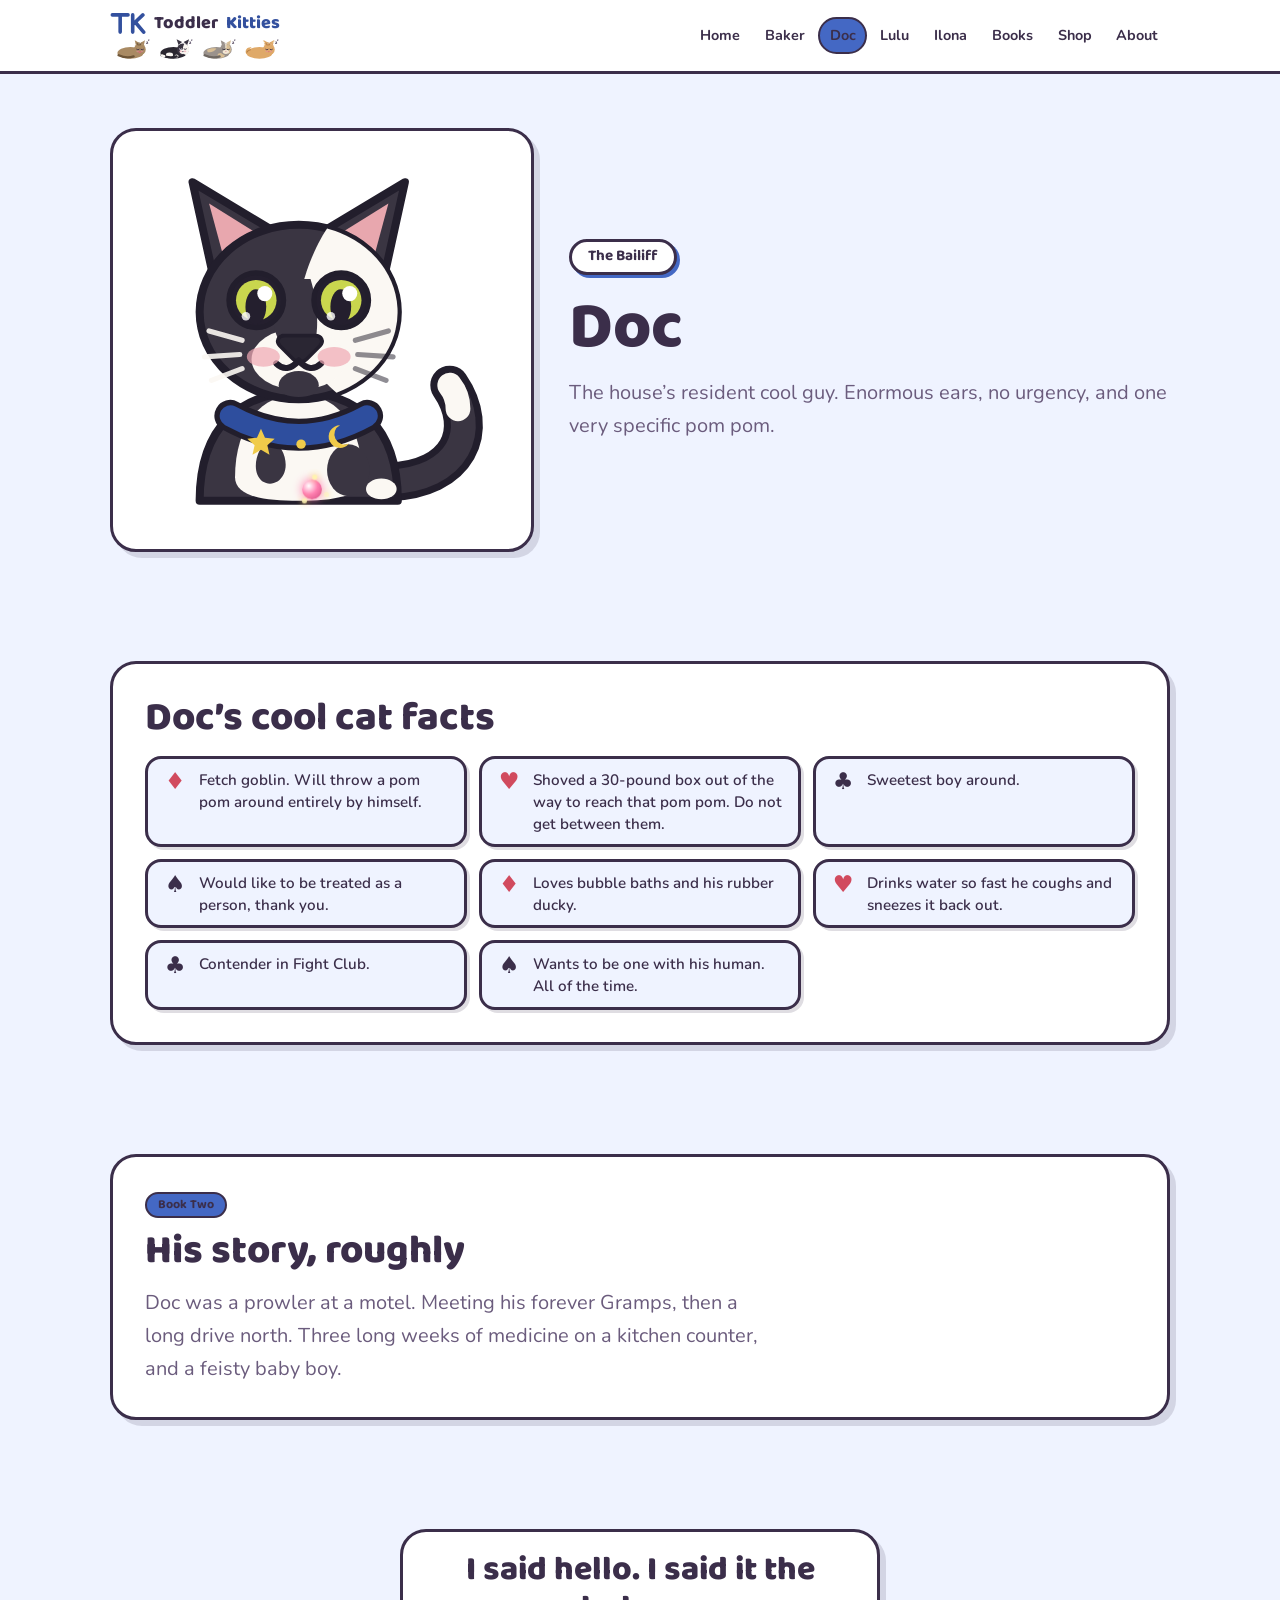
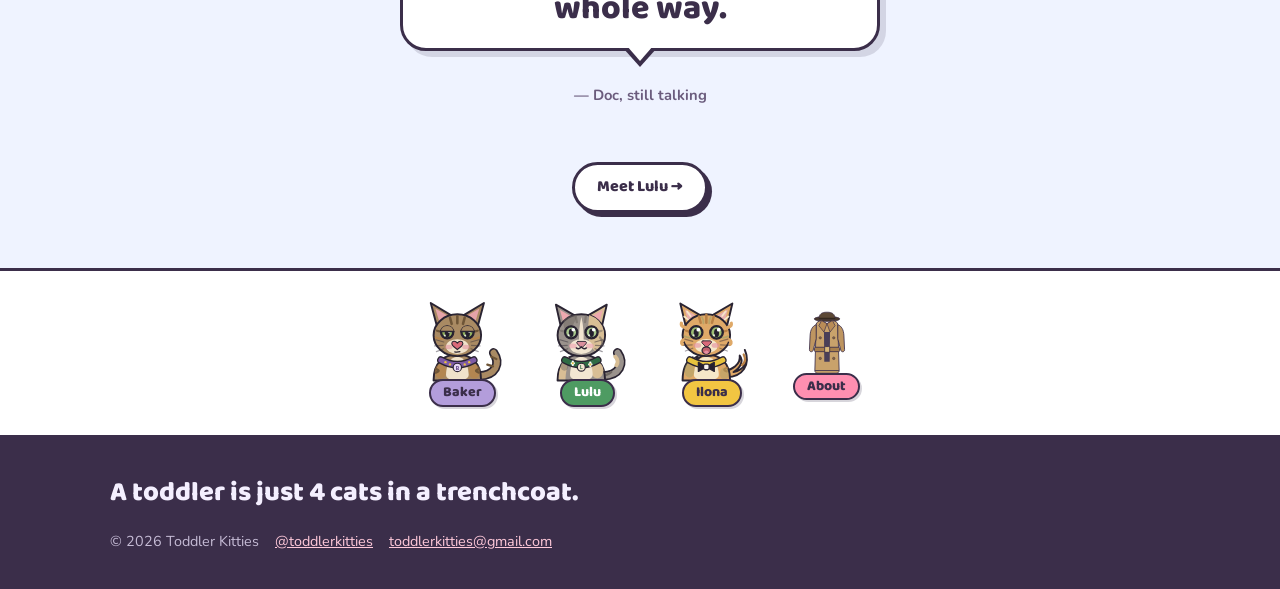
<file: doc.html>
<!DOCTYPE html>
<html lang="en">
<head>
<meta charset="utf-8">
<meta name="viewport" content="width=device-width, initial-scale=1">
<title>Doc — Toddler Kitties</title>
<meta name="description" content="Doc, The Bailiff. The house&rsquo;s resident cool guy. Enormous ears, no urgency, and one very specific pom pom.">
<link rel="canonical" href="https://toddlerkitties.com/doc.html">
<meta name="keywords" content="toddler kitties, toddlerkitties, toddler kitties com, cute cats for kids, 4 cats in a trenchcoat">
<meta property="og:locale" content="en_US">
<meta property="og:type" content="website">
<meta property="og:site_name" content="Toddler Kitties">
<meta property="og:title" content="Doc — Toddler Kitties">
<meta property="og:description" content="Doc, The Bailiff. The house&rsquo;s resident cool guy. Enormous ears, no urgency, and one very specific pom pom.">
<meta property="og:url" content="https://toddlerkitties.com/doc.html">
<meta name="twitter:card" content="summary_large_image">
<link rel="icon" href="[data-uri]" type="image/svg+xml">
<link rel="preconnect" href="https://fonts.googleapis.com"><link rel="preconnect" href="https://fonts.gstatic.com" crossorigin><link rel="stylesheet" href="https://fonts.googleapis.com/css2?family=Baloo+2:wght@500;700;800&family=Nunito:ital,wght@0,400;0,600;0,700;1,400&display=swap">
<style>/* ==========================================================================
   Toddler Kitties
   Sticker-storybook theme: chunky outlines, hard offset shadows, rounded type.
   Every page can take on one cat's colour via body[data-theme].
   ========================================================================== */

:root{
  --ink:      #3B2E4A;
  --ink-soft: #6B5C7D;
  --outline:  #3B2E4A;
  --card:     #FFFFFF;
  --page-bg:  #F4EFFF;
  --pink:     #FF8FB1;

  --accent:     var(--pink);
  --accent-ink: #C2456E;

  --shadow: 6px 6px 0 rgba(59,46,74,.15);

  --wrap: 1060px;
  --gut:  clamp(1.1rem, 4vw, 2.5rem);
  --r:    26px;
}

body[data-theme="baker"]{ --page-bg:#EDE7FA; --accent:#B39DDB; --accent-ink:#6A4A9C; }
body[data-theme="doc"]  { --page-bg:#EFF3FF; --accent:#4468C4; --accent-ink:#33509E; }
body[data-theme="lulu"] { --page-bg:#EAF7EF; --accent:#4E9B62; --accent-ink:#337A48; }
body[data-theme="ilona"]{ --page-bg:#FFF6DF; --accent:#F2C542; --accent-ink:#8F6206; }

*,*::before,*::after{ box-sizing:border-box; }
html{ -webkit-text-size-adjust:100%; scroll-behavior:smooth; }
@media (prefers-reduced-motion:reduce){ html{ scroll-behavior:auto; } }

body{
  margin:0;
  background:var(--page-bg);
  color:var(--ink);
  font-family:"Nunito","Segoe UI",system-ui,sans-serif;
  font-size:clamp(1rem,.96rem + .2vw,1.08rem);
  line-height:1.65;
  overflow-x:hidden;
}
img,svg{ max-width:100%; }
a{ color:inherit; }
p{ margin:0 0 1rem; text-wrap:pretty; }
p:last-child{ margin-bottom:0; }

h1,h2,h3,.logo,.btn,.pill,.cat-label,.eyebrow,.bubble{
  font-family:"Baloo 2","Nunito",system-ui,sans-serif;
  font-weight:800;
}
h1,h2,h3{ margin:0; line-height:1.1; text-wrap:balance; }
h1{ font-size:clamp(2.3rem,1.4rem + 4.4vw,4.1rem); }
h2{ font-size:clamp(1.7rem,1.2rem + 2vw,2.5rem); }
h3{ font-size:clamp(1.2rem,1.05rem + .7vw,1.5rem); }

.eyebrow{
  display:inline-block; font-weight:700;
  font-size:clamp(.8rem,.75rem + .3vw,.95rem);
  background:var(--card); color:var(--ink);
  border:3px solid var(--outline); border-radius:999px;
  padding:.15rem 1rem; margin-bottom:1.1rem;
  box-shadow:3px 3px 0 var(--accent);
}
.lede{ font-size:clamp(1.05rem,1rem + .5vw,1.25rem); color:var(--ink-soft); max-width:52ch; }
.center{ text-align:center; }
.center .lede{ margin-inline:auto; }
.accent{ color:var(--accent-ink); }

.wrap{ width:min(100% - (var(--gut) * 2), var(--wrap)); margin-inline:auto; }
section{ padding-block:clamp(2.2rem,5vw,3.4rem); }

.skip{ position:absolute; left:-9999px; background:var(--ink); color:#fff; padding:.7rem 1rem; z-index:99; }
.skip:focus{ left:.5rem; top:.5rem; }
:focus-visible{ outline:3px solid var(--accent-ink); outline-offset:3px; border-radius:6px; }

/* ---------- header ------------------------------------------------------- */

header{ background:var(--card); border-bottom:3px solid var(--outline); position:sticky; top:0; z-index:30; }
.nav-inner{ display:flex; align-items:center; gap:1rem; flex-wrap:wrap; padding-block:.65rem; }
.brandbox{ display:flex; flex-direction:column; gap:1px; margin-right:auto; }
.logo{ display:flex; align-items:center; gap:.5rem; font-size:1.12rem; text-decoration:none; line-height:1; }
.logo-sleep{ display:flex; gap:5px; align-items:flex-end; padding-left:3px; }
.logo-sleep svg{ width:38px; height:22px; display:block; }
@media (max-width:430px){ .logo-sleep svg{ width:30px; height:18px; } }
.logo svg{ width:36px; height:27px; flex:none; color:var(--accent-ink); }
.logo span{ color:var(--accent-ink); }
header nav{ display:flex; gap:.1rem; flex-wrap:wrap; }
header nav a{ text-decoration:none; font-weight:700; font-size:.9rem; padding:.3rem .6rem; border-radius:999px; border:2px solid transparent; }
header nav a:hover{ border-color:var(--outline); }
header nav a.active{ background:var(--accent); border-color:var(--outline); }

/* ---------- panels + buttons --------------------------------------------- */

.panel{
  background:var(--card); border:3px solid var(--outline); border-radius:var(--r);
  box-shadow:var(--shadow); padding:clamp(1.3rem,3vw,2rem);
}
.hero{ padding-block:clamp(2.2rem,6vw,4rem) clamp(1.4rem,3vw,2.2rem); }

.btn{
  display:inline-block; text-decoration:none; cursor:pointer;
  background:var(--accent); color:var(--ink);
  border:3px solid var(--outline); border-radius:999px;
  padding:.6rem 1.4rem; font-size:1rem;
  box-shadow:4px 4px 0 var(--outline);
  transition:transform .12s ease, box-shadow .12s ease;
}
.btn:hover{ transform:translate(2px,2px); box-shadow:2px 2px 0 var(--outline); }
.btn:active{ transform:translate(4px,4px); box-shadow:0 0 0 var(--outline); }
.btn-ghost{ background:var(--card); }

.pill{ display:inline-block; font-size:.78rem; font-weight:700; background:var(--accent);
  border:2px solid var(--outline); border-radius:999px; padding:.05rem .7rem; }
.pill-soon{ background:var(--card); color:var(--ink-soft); }

/* ---------- crew cards --------------------------------------------------- */

.card-grid{ display:grid; gap:clamp(1.1rem,2.5vw,1.5rem); grid-template-columns:repeat(auto-fit,minmax(215px,1fr)); }
.card{ display:block; text-decoration:none; color:inherit; text-align:center;
  transition:transform .18s cubic-bezier(.2,.8,.3,1), box-shadow .18s ease; }
.card:hover,.card:focus-visible{ transform:translateY(-6px); box-shadow:6px 6px 0 var(--accent); }
.card .art{ width:132px; height:132px; margin:0 auto .4rem; display:block; }
.card h3{ margin-bottom:.15rem; }
.card .role{ font-weight:800; color:var(--accent-ink); font-size:.9rem; display:block; margin-bottom:.5rem; }
.card p{ font-size:.94rem; color:var(--ink-soft); margin:0; }
.card-baker{ --accent:#B39DDB; --accent-ink:#6A4A9C; }
.card-doc  { --accent:#4468C4; --accent-ink:#33509E; }
.card-lulu { --accent:#4E9B62; --accent-ink:#337A48; }
.card-ilona{ --accent:#F2C542; --accent-ink:#8F6206; }

/* ---------- explore ------------------------------------------------------ */

.trio{ display:grid; gap:clamp(1.1rem,2.5vw,1.5rem); grid-template-columns:repeat(auto-fit,minmax(230px,1fr)); }
.trio .panel{ text-decoration:none; color:inherit; transition:transform .18s ease, box-shadow .18s ease; }
.trio .panel:hover{ transform:translateY(-6px); box-shadow:6px 6px 0 var(--accent); }
.ico{ width:46px; height:46px; color:var(--accent-ink); display:block; margin-bottom:.6rem; }
.trio h3{ margin-bottom:.3rem; }
.trio p{ color:var(--ink-soft); font-size:.95rem; }

/* ---------- cat page ----------------------------------------------------- */

.meet{ display:grid; gap:clamp(1.4rem,3vw,2.2rem); grid-template-columns:1fr; align-items:center; }
@media (min-width:800px){ .meet{ grid-template-columns:minmax(0,40%) minmax(0,1fr); } }
.stage{
  position:relative; overflow:hidden; background:var(--card);
  border:3px solid var(--outline); border-radius:var(--r); box-shadow:var(--shadow);
  aspect-ratio:1/1; display:grid; place-items:center; padding:7%;
}
.stage__cat{ width:100%; height:100%; position:relative; z-index:2; }
.crit{ position:absolute; left:0; top:0; pointer-events:none; z-index:3; will-change:transform,opacity; }
.laser{ width:11px; height:11px; border-radius:50%; background:#FF3B2E; box-shadow:0 0 10px 4px rgba(255,59,46,.5); z-index:4; }
.pom{ width:20px; height:20px; border-radius:50%; background:radial-gradient(circle at 34% 32%, #fff, #FF7FB0 46%, #D1497F); box-shadow:0 0 10px rgba(255,127,176,.75); transition:opacity .35s ease; }
.spark{ width:5px; height:5px; background:#FFF3B0; border-radius:50%; box-shadow:0 0 6px #FFE066; }
.stage-garden{ position:absolute; left:0; right:0; bottom:-1px; width:100%; height:auto; z-index:4; pointer-events:none; }
@keyframes tkSway{ 0%,100%{ transform:rotate(-2.4deg); } 50%{ transform:rotate(2.4deg); } }
.gdn-sway{ animation:tkSway 4.2s ease-in-out infinite; }
.gdn-1{ transform-origin:44px 88px; }
.gdn-2{ transform-origin:104px 88px; animation-duration:5.1s; animation-delay:-.8s; }
.gdn-3{ transform-origin:258px 88px; animation-duration:4.6s; animation-delay:-2.1s; }
.gdn-4{ transform-origin:320px 88px; animation-duration:5.6s; animation-delay:-1.4s; }
@keyframes tkFlow{ from{ transform:translateX(0); } to{ transform:translateX(-64px); } }
.mtn-flow{ animation:tkFlow 3.4s linear infinite; }
.mtn-flow-2{ animation-duration:5s; }
.crown{ z-index:6; height:auto; }
.crown svg{ width:100%; height:auto; display:block; }
.mouse{ z-index:5; filter:drop-shadow(1px 2px 0 rgba(59,46,74,.22)); }
@keyframes tkFlap{ 0%,100%{ transform:rotate(-18deg); } 50%{ transform:rotate(26deg); } }
.bird .bw{ transform-origin:17px 13px; animation:tkFlap .32s ease-in-out infinite; }
.bird{ z-index:5; filter:drop-shadow(1px 2px 0 rgba(59,46,74,.22)); }
.bk-paw{ z-index:4; filter:drop-shadow(1px 2px 0 rgba(59,46,74,.25)); }
.pointer{ z-index:5; filter:drop-shadow(1px 2px 0 rgba(59,46,74,.28)); }

.tally{ list-style:none; margin:0; padding:0; }
.tally li{ display:grid; grid-template-columns:1.5rem 1fr; gap:.7rem; padding:.55rem 0;
  border-bottom:2px dotted rgba(59,46,74,.18); }
.tally li:last-child{ border-bottom:0; }
.tally li::before{ content:""; width:15px; height:15px; margin-top:.45rem; border-radius:50%;
  background:var(--accent); border:2px solid var(--outline); }

.facts{ list-style:none; margin:0; padding:0; display:grid; gap:.75rem;
  grid-template-columns:repeat(auto-fit,minmax(250px,1fr)); }
.facts li{ display:grid; grid-template-columns:1.7rem 1fr; align-items:start; gap:.65rem;
  background:var(--page-bg); border:3px solid var(--outline); border-radius:16px;
  padding:.6rem .85rem; box-shadow:3px 3px 0 rgba(59,46,74,.16);
  font-weight:600; font-size:.95rem; line-height:1.45; }
.facts .suit{ font-size:1.45rem; line-height:1.15; text-align:center; }
.facts .s-red{ color:#D14A5E; }
.facts .s-blk{ color:var(--ink); }
.facts .s-pink{ color:#E4708F; }
.facts .s-green{ color:#337A48; }
.facts .s-purple{ color:#7E5BA6; }

.says{ text-align:center; }
.bubble{
  position:relative; display:inline-block; max-width:24ch; margin:0 auto;
  background:var(--card); border:3px solid var(--outline); border-radius:var(--r);
  box-shadow:var(--shadow); padding:1.2rem 1.6rem;
  font-size:clamp(1.3rem,1rem + 2vw,2.1rem); line-height:1.16;
}
.bubble::before,.bubble::after{ content:""; position:absolute; left:50%; width:0; height:0; }
.bubble::before{ bottom:-19px; transform:translateX(-50%); border-left:17px solid transparent; border-right:17px solid transparent; border-top:19px solid var(--outline); }
.bubble::after{ bottom:-13px; transform:translateX(-50%); border-left:13px solid transparent; border-right:13px solid transparent; border-top:15px solid var(--card); }
.says .who{ display:block; margin-top:2rem; font-weight:700; color:var(--ink-soft); font-size:.92rem; }

/* ---------- books -------------------------------------------------------- */

.books{ display:grid; gap:clamp(1.1rem,2.5vw,1.5rem); grid-template-columns:repeat(auto-fit,minmax(265px,1fr)); }
.book{ display:grid; grid-template-columns:92px 1fr; gap:1rem; align-items:start; }
.book .art{ width:92px; height:92px; }
.book .num{ display:block; font-weight:800; color:var(--accent-ink); font-size:.85rem; }
.book h3{ margin:.1rem 0 .35rem; }
.book p{ font-size:.94rem; color:var(--ink-soft); margin:0 0 .7rem; }
.book-wide{ grid-column:1/-1; }
@media (max-width:420px){ .book{ grid-template-columns:1fr; } }

/* ---------- signup ------------------------------------------------------- */

.signup{ max-width:660px; margin-inline:auto; text-align:center; }
.signup form{ display:flex; gap:.7rem; flex-wrap:wrap; justify-content:center; margin-top:1.2rem; }
.signup input[type="email"]{ flex:1 1 16rem; min-width:0; font:inherit; font-size:1rem;
  padding:.6rem 1rem; color:var(--ink); background:#fff;
  border:3px solid var(--outline); border-radius:999px; }
.signup input::placeholder{ color:#8E82A0; }
.signup .fine{ font-size:.9rem; color:var(--ink-soft); margin-top:.9rem; }
.signup__note{ font-weight:700; color:var(--accent-ink); margin-top:.8rem; min-height:1.2em; }
.hp{ position:absolute; left:-9999px; opacity:0; height:0; width:0; }

/* ---------- trenchcoat (about page only) --------------------------------- */

.coat-bit{ text-align:center; padding-block:clamp(2rem,5vw,3.2rem); }
.coat{ width:min(64vw,250px); height:auto; }
.coat-bit .cap{ font-weight:700; color:var(--ink-soft); margin-top:1rem; }
@keyframes tkWobble{ 0%,100%{ transform:rotate(-1.1deg); } 50%{ transform:rotate(1.1deg) translateY(-5px); } }
@keyframes tkHat{ 0%,100%{ transform:translateY(0) rotate(3deg); } 50%{ transform:translateY(-6px) rotate(-2deg); } }
.coat-anim{ transform-origin:160px 440px; animation:tkWobble 5.5s ease-in-out infinite; }
.hat-anim{ transform-origin:160px 118px; animation:tkHat 5.5s ease-in-out infinite; }

/* ---------- cat menu ----------------------------------------------------- */

.cat-menu{ border-top:3px solid var(--outline); background:var(--card); padding-block:1.5rem; }
.cat-row{ display:flex; justify-content:center; gap:clamp(.3rem,3vw,1.8rem); flex-wrap:wrap; }
.cat-item{ display:flex; flex-direction:column; align-items:center; text-decoration:none; color:var(--ink);
  padding:.3rem; transition:transform .28s cubic-bezier(.2,.8,.3,1); }
.cat-item:hover,.cat-item:focus-visible{ transform:translateY(-10px) rotate(-4deg); }
.cat-item svg{ width:clamp(62px,15vw,86px); height:clamp(62px,15vw,86px); display:block; }
.cat-label{ font-size:clamp(12px,2vw,14px); background:var(--accent);
  border:2px solid var(--outline); border-radius:999px; padding:0 12px; margin-top:-6px;
  box-shadow:2px 2px 0 rgba(59,46,74,.2); }
.ci-coat .coat-mini{ width:clamp(40px,9vw,54px); height:auto; display:block; margin:0 auto; }
.ci-coat .cat-label{ background:var(--pink); }
.ci-baker .cat-label{ background:#B39DDB; }
.ci-doc   .cat-label{ background:#4468C4; color:#fff; }
.ci-lulu  .cat-label{ background:#4E9B62; color:#fff; }
.ci-ilona .cat-label{ background:#F2C542; }

/* ---------- footer ------------------------------------------------------- */

footer{ background:var(--ink); color:#F4EFFF; padding-block:2.2rem; }
footer a{ color:#FFC9DA; }
.foot-motto{ font-family:"Baloo 2",sans-serif; font-weight:800; font-size:clamp(1.1rem,1rem + 1.2vw,1.7rem); margin:0 0 .9rem; }
.foot-meta{ font-size:.9rem; color:#C6BCD6; display:flex; gap:1rem; flex-wrap:wrap; }

/* ---------- splash + 404 ------------------------------------------------- */

.splash{ min-height:100svh; display:grid; place-items:center; text-align:center; padding:2rem var(--gut); }
.splash-in{ display:grid; justify-items:center; gap:1.1rem; }
.peek-row{ display:flex; gap:6px; justify-content:center; align-items:flex-end; flex-wrap:wrap; }
.peek-row svg{ width:clamp(66px,17vw,112px); height:clamp(66px,17vw,112px); }
.peek-row svg:nth-child(odd){ transform:translateY(8px) rotate(-4deg); }
.peek-row svg:nth-child(even){ transform:rotate(4deg); }
.oops{ min-height:82svh; display:grid; place-items:center; text-align:center; }
.oops-in{ display:grid; justify-items:center; gap:.9rem; width:100%; }
.oops .nf-scene{ width:min(94vw,760px); height:auto; margin-bottom:.4rem; }
.oops h1{ font-size:clamp(2rem,1.3rem + 3.4vw,3.2rem); }
.oops .lede{ max-width:46ch; }
.nf-door{ cursor:pointer; }
.nf-door > rect, .nf-door > text, .nf-door > g{ transition:transform .18s ease; }
.nf-door:hover > rect, .nf-door:hover > text, .nf-door:hover > g{ transform:translateY(-4px); }
.nf-door:focus-visible{ outline:3px solid var(--pink); outline-offset:4px; border-radius:10px; }

/* ---------- page turn ----------------------------------------------------- */

@media (prefers-reduced-motion:no-preference){
  @keyframes pageIn{ from{ opacity:0; transform:translateY(12px); } to{ opacity:1; transform:none; } }
  main{ animation:pageIn .45s cubic-bezier(.2,.7,.3,1) both; }
  body.leaving main{ opacity:0; transform:translateY(-10px);
    transition:opacity .2s ease, transform .2s ease; animation:none; }
  body.leaving header, body.leaving .cat-menu, body.leaving footer{ opacity:.55; transition:opacity .2s ease; }
}

/* ---------- reveal ------------------------------------------------------- */

.rv{ opacity:0; transform:translateY(14px); transition:opacity .5s ease, transform .5s cubic-bezier(.2,.8,.3,1); }
.rv.is-in{ opacity:1; transform:none; }
.rv-fade{ opacity:0; transition:opacity .55s ease; }
.rv-fade.is-in{ opacity:1; }

@media (prefers-reduced-motion:reduce){
  .rv,.rv-fade{ opacity:1; transform:none; transition:none; }
  .crit{ display:none !important; }
  *{ animation:none !important; transition:none !important; }
}
</style>
</head>
<body data-theme="doc">
<a class="skip" href="#main">Skip to content</a>
<svg xmlns="http://www.w3.org/2000/svg" width="0" height="0" style="position:absolute" aria-hidden="true" focusable="false">

  <!-- ============ BAKER — B1 — grey-brown tabby, heart nose, tall sassy ears,
       half-lidded and entirely unimpressed ============ -->
  <symbol id="tk-baker" viewBox="-6 -6 152 152">
    <g>
      <!-- tail -->
      <g class="tk-tail" data-o="98 130">
        <path d="M98 130 C128 129 137 108 124 89" fill="none" stroke="#2A2432" stroke-width="16.5" stroke-linecap="round"/>
        <path d="M98 130 C128 129 137 108 124 89" fill="none" stroke="#A98A63" stroke-width="10.5" stroke-linecap="round"/>
        <path d="M120 96 l9 4 M113 110 l10 3" stroke="#6E5537" stroke-width="4" stroke-linecap="round"/>
      </g>

      <!-- body -->
      <path d="M18 138 C18 106 36 92 60 92 C84 92 102 106 102 138 Z" fill="#A98A63" stroke="#2A2432" stroke-width="3.4" stroke-linejoin="round"/>
      <path d="M60 96 C72 96 80 112 80 128 C80 135 72 138 60 138 C48 138 40 135 40 128 C40 112 48 96 60 96 Z" fill="#F0E2CB"/>
      <ellipse cx="30" cy="122" rx="10" ry="13" fill="#BC8443" opacity=".55"/>
      <ellipse cx="90" cy="122" rx="10" ry="13" fill="#BC8443" opacity=".55"/>
      <path d="M22 118 q10 3 0 6 M98 118 q-10 3 0 6" stroke="#6E5537" stroke-width="4" stroke-linecap="round" fill="none"/>

      <!-- collar: purple, on the chest, with her B -->
      <path d="M31 102 Q60 118 89 102" fill="none" stroke="#2A2432" stroke-width="13.5" stroke-linecap="round"/>
      <path d="M31 102 Q60 118 89 102" fill="none" stroke="#7E5BA6" stroke-width="9" stroke-linecap="round"/>
      <g fill="#E8C33D">
        <circle cx="39" cy="105.6" r="2.1"/><circle cx="47" cy="109.6" r="2.1"/>
        <circle cx="73" cy="109.6" r="2.1"/><circle cx="81" cy="105.6" r="2.1"/>
      </g>
      <circle cx="60" cy="115" r="7.4" fill="#E8DAF6" stroke="#2A2432" stroke-width="2"/>
      <text x="60" y="119" text-anchor="middle" font-family="monospace" font-size="10" font-weight="700" fill="#5B3E82">B</text>

      <!-- tall, pointed, sassy ears -->
      <path d="M25 46 L13 1 L56 27 Z" fill="#A98A63" stroke="#2A2432" stroke-width="3.4" stroke-linejoin="round"/>
      <path d="M95 46 L107 1 L64 27 Z" fill="#A98A63" stroke="#2A2432" stroke-width="3.4" stroke-linejoin="round"/>
      <path d="M30 40 L21 11 L47 26 Z" fill="#E5A3A9"/>
      <path d="M90 40 L99 11 L73 26 Z" fill="#E5A3A9"/>

      <!-- head -->
      <ellipse cx="60" cy="58" rx="42" ry="37" fill="#A98A63" stroke="#2A2432" stroke-width="3.4"/>
      <path d="M60 24 v13 M47 27 l3 11 M73 27 l-3 11" stroke="#6E5537" stroke-width="4.5" stroke-linecap="round"/>
      <path d="M24 50 q9 3 14 0 M96 50 q-9 3 -14 0" stroke="#6E5537" stroke-width="3.8" stroke-linecap="round" fill="none"/>
      <path d="M22 62 q9 4 14 1 M98 62 q-9 4 -14 1" stroke="#BC8443" stroke-width="4" stroke-linecap="round" fill="none" opacity=".7"/>
      <ellipse cx="60" cy="78" rx="20" ry="13" fill="#F0E2CB"/>

      <!-- eyes, half-lidded on purpose -->
      <circle cx="42" cy="53" r="11.6" fill="#241F2E" stroke="#2A2432" stroke-width="2.2"/>
      <circle cx="78" cy="53" r="11.6" fill="#241F2E" stroke="#2A2432" stroke-width="2.2"/>
      <circle cx="42" cy="53" r="8.6" fill="#93B25E"/>
      <circle cx="78" cy="53" r="8.6" fill="#93B25E"/>
      <g class="bk-pupils">
        <ellipse cx="42" cy="55" rx="4.2" ry="6.6" fill="#241F2E"/>
        <ellipse cx="78" cy="55" rx="4.2" ry="6.6" fill="#241F2E"/>
        <circle cx="45.6" cy="51" r="2.8" fill="#FFFFFF"/>
        <circle cx="81.6" cy="51" r="2.8" fill="#FFFFFF"/>
        <circle cx="38" cy="58.5" r="1.7" fill="#FFFFFF" opacity=".8"/>
        <circle cx="74" cy="58.5" r="1.7" fill="#FFFFFF" opacity=".8"/>
      </g>
      <!-- the lids -->
      <path d="M30.6 51 A11.6 11.6 0 0 1 53.4 51 Z" fill="#A98A63"/>
      <path d="M66.6 51 A11.6 11.6 0 0 1 89.4 51 Z" fill="#A98A63"/>
      <path d="M30.2 51.4 H53.8 M66.2 51.4 H89.8" stroke="#2A2432" stroke-width="2.8" stroke-linecap="round"/>

      <!-- the heart nose, and it is not up for discussion -->
      <path d="M60 72 C56.6 67 50.2 68 50.2 72.5 C50.2 77.2 56.6 79.8 60 83.5 C63.4 79.8 69.8 77.2 69.8 72.5 C69.8 68 63.4 67 60 72 Z"
            fill="#D96A7A" stroke="#2A2432" stroke-width="1.8" stroke-linejoin="round"/>
      <!-- the smirk. One side only. -->
      <path d="M55.5 87.4 C58.2 87.9 61.4 87.8 64.5 87" stroke="#2A2432" stroke-width="2.3" stroke-linecap="round" fill="none"/>

      <!-- blush + whiskers -->
      <ellipse cx="45" cy="79" rx="6.6" ry="4" fill="#E58EA0" opacity=".55"/>
      <ellipse cx="75" cy="79" rx="6.6" ry="4" fill="#E58EA0" opacity=".55"/>
      <path d="M36 70 l-14 -4 M35 76 l-15 1 M36 82 l-13 5 M84 70 l14 -4 M85 76 l15 1 M84 82 l13 5"
            stroke="#2A2432" stroke-width="2.1" stroke-linecap="round" opacity=".42"/>
    </g>
  </symbol>

  <!-- ============ DOC — D2 — black-and-white cow pattern, huge ears, moon-and-stars collar
       Sticker style: chunky ink outline, big shiny eyes, blush, toe beans.
       Markings traced from photo: black base, asymmetric white blaze weighted to HIS left
       (viewer's right), black nose-bridge band, white muzzle, dark chin patch. ============ -->
  <symbol id="tk-doc" viewBox="-6 -6 152 152">
    <g>
      <!-- tail: black with a white tip -->
      <g class="tk-tail" data-o="98 130">
        <path d="M98 130 C128 129 137 108 124 89" fill="none" stroke="#221E2C" stroke-width="16.5" stroke-linecap="round"/>
        <path d="M98 130 C128 129 137 108 124 89" fill="none" stroke="#3A3542" stroke-width="10.5" stroke-linecap="round"/>
        <path d="M127.5 99 C127.5 95 126 91.5 124 89" fill="none" stroke="#FBF8F3" stroke-width="10.5" stroke-linecap="round"/>
      </g>

      <!-- body -->
      <path d="M18 138 C18 106 36 92 60 92 C84 92 102 106 102 138 Z" fill="#3A3542" stroke="#221E2C" stroke-width="3.4" stroke-linejoin="round"/>
      <!-- big white chest: broad bib, black patches sitting on it, white mitten on the far paw -->
      <path d="M60 93 C79 93 87 110 87 128 C87 136 75 138 60 138 C45 138 33 136 33 128 C33 110 41 93 60 93 Z" fill="#FBF8F3"/>
      <path d="M48 111 C53.5 115 56 122 53.5 127 C51 132 44.5 132 42.5 127 C40.5 122 43 115 48 111 Z" fill="#3A3542"/>
      <ellipse cx="81" cy="125" rx="9" ry="11" fill="#3A3542"/>
      <ellipse cx="95" cy="133" rx="6.5" ry="4.4" fill="#FBF8F3"/>

      <!-- collar: navy, on the chest, moon and stars -->
      <path d="M31 102 Q60 118 89 102" fill="none" stroke="#221E2C" stroke-width="13.5" stroke-linecap="round"/>
      <path d="M31 102 Q60 118 89 102" fill="none" stroke="#2E4E9E" stroke-width="9" stroke-linecap="round"/>
      <path d="M44 107.5 l1.7 3.8 4.1 .4 -3.1 2.8 .9 4 -3.6 -2.1 -3.6 2.1 .9 -4 -3.1 -2.8 4.1 -.4 Z" fill="#F0CB4A"/>
      <path d="M77.5 106 a4.8 4.8 0 1 0 3.8 7.7 a3.8 3.8 0 1 1 -3.8 -7.7 Z" fill="#F0CB4A"/>
      <circle cx="61" cy="114" r="2" fill="#F0CB4A"/>

      <!-- ears (very large, upright) -->
      <path d="M24 44 L15 3 L55 27 Z" fill="#3A3542" stroke="#221E2C" stroke-width="3.4" stroke-linejoin="round"/>
      <path d="M96 44 L105 3 L65 27 Z" fill="#3A3542" stroke="#221E2C" stroke-width="3.4" stroke-linejoin="round"/>
      <path d="M29 38 L22 12 L46 27 Z" fill="#E8A7AE"/>
      <path d="M91 38 L98 12 L74 27 Z" fill="#E8A7AE"/>

      <!-- head -->
      <ellipse cx="60" cy="58" rx="42" ry="37" fill="#3A3542" stroke="#221E2C" stroke-width="3.4"/>
      <!-- the white side of his face: wedge down the forehead, whole cheek below it -->
      <path d="M72 22.6 A42 37 0 0 1 76 92.2 C66 84 58 70 60 54 C62 42 67 30 72 22.6 Z" fill="#FBF8F3"/>
      <!-- white muzzle -->
      <ellipse cx="60" cy="78" rx="20" ry="13" fill="#FBF8F3"/>
      <!-- black band down the nose bridge -->
      <path d="M49 44 C47 56 49 68 54 74 L66 74 C69 66 68 54 65 44 Z" fill="#3A3542"/>
      <!-- dark chin patch -->
      <path d="M60 83 C65 83 68.5 86 68.5 89 C68.5 92.4 64.5 94 60 94 C55.5 94 51.5 92.4 51.5 89 C51.5 86 55 83 60 83 Z" fill="#3A3542"/>
      <!-- nose -->
      <path d="M53 68 h14 c2.7 0 3.7 2.5 2 4.3 l-5.6 5.6 c-1.7 1.7 -4.1 1.7 -5.8 0 l-5.6 -5.6 c-1.7 -1.8 -.7 -4.3 2 -4.3 Z" fill="#2A2633" stroke="#221E2C" stroke-width="1.6" stroke-linejoin="round"/>
      <!-- easy little grin -->
      <path d="M60 78.6 q-5 5.6 -9.5 1.2 M60 78.6 q5 5.6 9.5 1.2" stroke="#221E2C" stroke-width="2.6" stroke-linecap="round" fill="none"/>

      <!-- big shiny eyes, yellow-green -->
      <circle cx="42" cy="53" r="11.6" fill="#241F2E" stroke="#221E2C" stroke-width="2.2"/>
      <circle cx="78" cy="53" r="11.6" fill="#241F2E" stroke="#221E2C" stroke-width="2.2"/>
      <circle cx="42" cy="53" r="8.6" fill="#C9D64E"/>
      <circle cx="78" cy="53" r="8.6" fill="#C9D64E"/>
      <g class="dc-pupils">
        <ellipse cx="42" cy="54" rx="4.4" ry="7.4" fill="#241F2E"/>
        <ellipse cx="78" cy="54" rx="4.4" ry="7.4" fill="#241F2E"/>
        <circle cx="45.8" cy="48.4" r="3.2" fill="#FFFFFF"/>
        <circle cx="81.8" cy="48.4" r="3.2" fill="#FFFFFF"/>
        <circle cx="37.8" cy="58" r="1.8" fill="#FFFFFF" opacity=".8"/>
        <circle cx="73.8" cy="58" r="1.8" fill="#FFFFFF" opacity=".8"/>
      </g>

      <!-- blush -->
      <ellipse cx="45" cy="77" rx="7" ry="4.2" fill="#F0A8B4" opacity=".7"/>
      <ellipse cx="75" cy="77" rx="7" ry="4.2" fill="#F0A8B4" opacity=".7"/>
      <!-- whiskers: light over the black side, ink over the white side -->
      <path d="M36 70 l-14 -4 M35 76 l-15 1 M36 82 l-13 5" stroke="#FBF8F3" stroke-width="2.2" stroke-linecap="round" opacity=".9"/>
      <path d="M84 70 l14 -4 M85 76 l15 1 M84 82 l13 5" stroke="#221E2C" stroke-width="2.2" stroke-linecap="round" opacity=".5"/>
    </g>
  </symbol>

  <!-- ============ LULU — L3 — dilute tortie: soft grey base, warm cream brindling,
       cream stripe down the nose, pink paw pads, green daisy collar ============ -->
  <symbol id="tk-lulu" viewBox="-6 -6 152 152">
    <g>
      <!-- tail -->
      <g class="tk-tail" data-o="98 130">
        <path d="M98 130 C128 129 137 108 124 89" fill="none" stroke="#2A2432" stroke-width="16.5" stroke-linecap="round"/>
        <path d="M98 130 C128 129 137 108 124 89" fill="none" stroke="#9A928C" stroke-width="10.5" stroke-linecap="round"/>
        <path d="M120 96 c5 5 5 11 2 15" fill="none" stroke="#D8BE95" stroke-width="7" stroke-linecap="round"/>
        <path d="M104 128 c4 -1 7 -3 9 -5" fill="none" stroke="#6F6862" stroke-width="4" stroke-linecap="round"/>
      </g>

      <!-- body -->
      <path d="M18 138 C18 106 36 92 60 92 C84 92 102 106 102 138 Z" fill="#9A928C" stroke="#2A2432" stroke-width="3.4" stroke-linejoin="round"/>
      <!-- warm brindle patches, low contrast -->
      <path d="M20 136 C20 116 26 102 38 96 C36 110 32 124 32 136 Z" fill="#D8BE95"/>
      <ellipse cx="88" cy="120" rx="11" ry="14" fill="#D8BE95"/>
      <ellipse cx="30" cy="112" rx="7" ry="9" fill="#6F6862" opacity=".45"/>
      <!-- cream chest + belly -->
      <path d="M60 96 C72 96 80 112 80 128 C80 135 72 138 60 138 C48 138 40 135 40 128 C40 112 48 96 60 96 Z" fill="#F2E6D2"/>

      <!-- collar: green with white daisies, on the chest -->
      <path d="M31 102 Q60 118 89 102" fill="none" stroke="#2A2432" stroke-width="13.5" stroke-linecap="round"/>
      <path d="M31 102 Q60 118 89 102" fill="none" stroke="#2F6B44" stroke-width="9" stroke-linecap="round"/>
      <g fill="#FFFFFF">
        <circle cx="43" cy="107.6" r="2"/><circle cx="46.8" cy="107.6" r="2"/><circle cx="44.9" cy="104.6" r="2"/><circle cx="44.9" cy="110.6" r="2"/>
        <circle cx="74" cy="109.6" r="2"/><circle cx="77.8" cy="109.6" r="2"/><circle cx="75.9" cy="106.6" r="2"/><circle cx="75.9" cy="112.6" r="2"/>
      </g>
      <circle cx="44.9" cy="107.6" r="1.8" fill="#E8C33D"/>
      <circle cx="75.9" cy="109.6" r="1.8" fill="#E8C33D"/>
      <circle cx="60" cy="114.5" r="7" fill="#F2E6D2" stroke="#2A2432" stroke-width="2"/>
      <text x="60" y="118.4" text-anchor="middle" font-family="monospace" font-size="9.5" font-weight="700" fill="#2F6B44">L</text>

      <!-- ears -->
      <path d="M24 44 L15 4 L55 27 Z" fill="#9A928C" stroke="#2A2432" stroke-width="3.4" stroke-linejoin="round"/>
      <path d="M96 44 L105 4 L65 27 Z" fill="#D8BE95" stroke="#2A2432" stroke-width="3.4" stroke-linejoin="round"/>
      <path d="M29 38 L22 13 L46 27 Z" fill="#EEA9AF"/>
      <path d="M91 38 L98 13 L74 27 Z" fill="#EEA9AF"/>

      <!-- head -->
      <ellipse cx="60" cy="58" rx="42" ry="37" fill="#9A928C" stroke="#2A2432" stroke-width="3.4"/>
      <!-- soft tortie brindling: warm on one side, deeper grey on the other -->
      <path d="M74 22.4 A42 37 0 0 1 84 86 C74 78 70 60 72 44 C72.6 36 73.4 28 74 22.4 Z" fill="#D8BE95"/>
      <path d="M30 30 C38 24 46 22 52 22 C50 34 44 45 33 52 C28 44 27 36 30 30 Z" fill="#6F6862" opacity=".5"/>
      <path d="M93 62 q6 7 3 14" stroke="#6F6862" stroke-width="4" stroke-linecap="round" fill="none" opacity=".6"/>
      <!-- faint tabby stripes -->
      <path d="M50 24 l2 11 M68 24 l-1.5 11" stroke="#6F6862" stroke-width="4" stroke-linecap="round" opacity=".55"/>
      <path d="M24 50 q9 3 14 0 M96 50 q-9 3 -14 0" stroke="#6F6862" stroke-width="3.6" stroke-linecap="round" fill="none" opacity=".5"/>
      <!-- cream stripe down the nose bridge -->
      <path d="M60 26 C56.5 40 55.5 56 56 70 L64 70 C64.5 56 63.5 40 60 26 Z" fill="#F2E6D2"/>
      <!-- cream muzzle -->
      <ellipse cx="60" cy="78" rx="20" ry="13" fill="#F2E6D2"/>
      <!-- nose + soft mouth -->
      <path d="M53.5 69 h13 c2.5 0 3.4 2.3 1.9 4 l-5.2 5.2 c-1.6 1.6 -3.8 1.6 -5.4 0 l-5.2 -5.2 c-1.5 -1.7 -.6 -4 1.9 -4 Z" fill="#D98F9C" stroke="#2A2432" stroke-width="1.6" stroke-linejoin="round"/>
      <path d="M60 79 q-5 5.4 -9.2 1.2 M60 79 q5 5.4 9.2 1.2" stroke="#2A2432" stroke-width="2.5" stroke-linecap="round" fill="none"/>

      <!-- big pale-green eyes -->
      <circle cx="42" cy="53" r="11.6" fill="#241F2E" stroke="#2A2432" stroke-width="2.2"/>
      <circle cx="78" cy="53" r="11.6" fill="#241F2E" stroke="#2A2432" stroke-width="2.2"/>
      <circle cx="42" cy="53" r="8.6" fill="#A9C98E"/>
      <circle cx="78" cy="53" r="8.6" fill="#A9C98E"/>
      <g class="lu-pupils">
        <ellipse cx="42" cy="54" rx="4.2" ry="7.2" fill="#241F2E"/>
        <ellipse cx="78" cy="54" rx="4.2" ry="7.2" fill="#241F2E"/>
        <circle cx="45.8" cy="48.4" r="3.2" fill="#FFFFFF"/>
        <circle cx="81.8" cy="48.4" r="3.2" fill="#FFFFFF"/>
        <circle cx="37.8" cy="58" r="1.8" fill="#FFFFFF" opacity=".8"/>
        <circle cx="73.8" cy="58" r="1.8" fill="#FFFFFF" opacity=".8"/>
      </g>

      <!-- blush + whiskers -->
      <ellipse cx="45" cy="77" rx="7" ry="4.2" fill="#F0A8B4" opacity=".65"/>
      <ellipse cx="75" cy="77" rx="7" ry="4.2" fill="#F0A8B4" opacity=".65"/>
      <path d="M36 70 l-14 -4 M35 76 l-15 1 M36 82 l-13 5 M84 70 l14 -4 M85 76 l15 1 M84 82 l13 5"
            stroke="#2A2432" stroke-width="2.1" stroke-linecap="round" opacity=".45"/>
    </g>
  </symbol>

  <!-- ============ ILONA — I4 — long-haired orange/cream tabby, plume tail,
       ear tufts, yellow collar with a bow tie, mid-sentence ============ -->
  <symbol id="tk-ilona" viewBox="-6 -6 152 152">
    <g>
      <!-- plume tail -->
      <g class="tk-tail" data-o="98 132">
        <path d="M96 132 C124 132 139 110 128 84 C137 104 126 120 108 123 C121 116 126 103 119 94 C121 110 105 119 92 121 Z"
              fill="#DFA968" stroke="#2A2432" stroke-width="3.4" stroke-linejoin="round"/>
        <path d="M126 92 c4 8 2 15 -3 19" stroke="#B98146" stroke-width="4" stroke-linecap="round" fill="none"/>
      </g>

      <!-- body, with a long-haired edge -->
      <path d="M18 138 C18 118 24 104 36 97 q-4 5 -3 8 q6 -8 12 -10 q-3 4 -2 7 q7 -7 12 -9 C57 92 58 92 60 92 C84 92 102 106 102 138 Z"
            fill="#DFA968" stroke="#2A2432" stroke-width="3.4" stroke-linejoin="round"/>
      <path d="M60 96 C73 96 82 112 82 128 C82 135 73 138 60 138 C47 138 38 135 38 128 C38 112 47 96 60 96 Z" fill="#F5E7C9"/>
      <path d="M96 116 q-9 3 0 6" stroke="#B98146" stroke-width="4" stroke-linecap="round" fill="none"/>
      <ellipse cx="30" cy="120" rx="9" ry="13" fill="#93A06A" opacity=".38"/>
      <ellipse cx="92" cy="126" rx="8" ry="11" fill="#93A06A" opacity=".32"/>

      <!-- collar: yellow with a black-and-white bow tie -->
      <path d="M31 102 Q60 118 89 102" fill="none" stroke="#2A2432" stroke-width="13.5" stroke-linecap="round"/>
      <path d="M31 102 Q60 118 89 102" fill="none" stroke="#E8C33D" stroke-width="9" stroke-linecap="round"/>
      <path d="M60 114 L46 106 L46 122 Z" fill="#241F2E" stroke="#2A2432" stroke-width="2.4" stroke-linejoin="round"/>
      <path d="M60 114 L74 106 L74 122 Z" fill="#241F2E" stroke="#2A2432" stroke-width="2.4" stroke-linejoin="round"/>
      <rect x="55" y="109" width="10" height="10" rx="3" fill="#FAF7F2" stroke="#2A2432" stroke-width="2.4"/>

      <!-- big ears with tufts -->
      <path d="M24 44 L14 2 L55 26 Z" fill="#DFA968" stroke="#2A2432" stroke-width="3.4" stroke-linejoin="round"/>
      <path d="M96 44 L106 2 L65 26 Z" fill="#DFA968" stroke="#2A2432" stroke-width="3.4" stroke-linejoin="round"/>
      <path d="M29 38 L22 12 L46 26 Z" fill="#E8AFAF"/>
      <path d="M91 38 L98 12 L74 26 Z" fill="#E8AFAF"/>
      <path d="M28 31 l-7 -6 M32 24 l-6 -8 M92 31 l7 -6 M88 24 l6 -8"
            stroke="#F5E7C9" stroke-width="3.2" stroke-linecap="round"/>

      <!-- head, with a fluffy edge -->
      <ellipse cx="60" cy="58" rx="42" ry="37" fill="#DFA968" stroke="#2A2432" stroke-width="3.4"/>
      <path d="M20 66 q-6 4 -2 8 M100 66 q6 4 2 8 M22 44 q-7 -2 -6 -7 M98 44 q7 -2 6 -7"
            stroke="#DFA968" stroke-width="6" stroke-linecap="round" fill="none"/>
      <path d="M60 22 v14 M47 25 l3 11 M73 25 l-3 11" stroke="#B98146" stroke-width="4.5" stroke-linecap="round"/>
      <path d="M24 50 q9 3 14 0 M96 50 q-9 3 -14 0" stroke="#B98146" stroke-width="3.8" stroke-linecap="round" fill="none"/>
      <path d="M22 60 q9 4 14 1 M98 60 q-9 4 -14 1" stroke="#93A06A" stroke-width="3.6" stroke-linecap="round" fill="none" opacity=".55"/>
      <path d="M52 26 q4 6 3 11 M68 26 q-4 6 -3 11" stroke="#93A06A" stroke-width="3.2" stroke-linecap="round" fill="none" opacity=".5"/>
      <ellipse cx="60" cy="77" rx="20" ry="12.5" fill="#F5E7C9"/>

      <!-- huge amber-gold eyes -->
      <circle cx="42" cy="53" r="12" fill="#241F2E" stroke="#2A2432" stroke-width="2.2"/>
      <circle cx="78" cy="53" r="12" fill="#241F2E" stroke="#2A2432" stroke-width="2.2"/>
      <circle cx="42" cy="53" r="9" fill="#9DBE74"/>
      <circle cx="78" cy="53" r="9" fill="#9DBE74"/>
      <g class="il-pupils">
        <ellipse cx="42" cy="54" rx="4.4" ry="7.6" fill="#241F2E"/>
        <ellipse cx="78" cy="54" rx="4.4" ry="7.6" fill="#241F2E"/>
        <circle cx="45.8" cy="48.2" r="3.3" fill="#FFFFFF"/>
        <circle cx="81.8" cy="48.2" r="3.3" fill="#FFFFFF"/>
        <circle cx="37.6" cy="58" r="1.9" fill="#FFFFFF" opacity=".8"/>
        <circle cx="73.6" cy="58" r="1.9" fill="#FFFFFF" opacity=".8"/>
      </g>

      <!-- nose, and a mouth that is already talking -->
      <path d="M53.5 68 h13 c2.5 0 3.4 2.3 1.9 4 l-5.2 5.2 c-1.6 1.6 -3.8 1.6 -5.4 0 l-5.2 -5.2 c-1.5 -1.7 -.6 -4 1.9 -4 Z"
            fill="#D96A7A" stroke="#2A2432" stroke-width="1.6" stroke-linejoin="round"/>
      <ellipse cx="60" cy="85" rx="7.6" ry="6.4" fill="#C4626E" stroke="#2A2432" stroke-width="2.2"/>
      <ellipse cx="60" cy="88" rx="4" ry="3" fill="#E58EA0"/>

      <!-- blush + whiskers -->
      <ellipse cx="44" cy="76" rx="6.8" ry="4.2" fill="#E58EA0" opacity=".6"/>
      <ellipse cx="76" cy="76" rx="6.8" ry="4.2" fill="#E58EA0" opacity=".6"/>
      <path d="M36 69 l-14 -4 M35 75 l-15 1 M36 81 l-13 5 M84 69 l14 -4 M85 75 l15 1 M84 81 l13 5"
            stroke="#2A2432" stroke-width="2.1" stroke-linecap="round" opacity=".42"/>
    </g>
  </symbol>

  <!-- ============ sleeping loafs (header) ============ -->
  <symbol id="tk-sleep-baker" viewBox="0 0 96 56">
    <ellipse cx="44" cy="38" rx="33" ry="15" fill="#A98A63"/>
    <path d="M14 44 q20 9 38 3" stroke="#6E5537" stroke-width="6" stroke-linecap="round" fill="none"/>
    <circle cx="68" cy="29" r="15" fill="#A98A63"/>
    <path d="M58 19 L55 6 L67 13 Z" fill="#A98A63"/><path d="M78 19 L81 6 L69 13 Z" fill="#A98A63"/>
    <path d="M66 12 v6 M61 13 l2 5 M71 13 l-2 5" stroke="#6E5537" stroke-width="2.4" stroke-linecap="round"/>
    <path d="M60 29 q3 3 6 0 M71 29 q3 3 6 0" stroke="#3B2E4A" stroke-width="2.2" fill="none" stroke-linecap="round"/>
    <ellipse cx="62.5" cy="34" rx="3.4" ry="2.2" fill="#E58EA0" opacity=".55"/>
    <ellipse cx="73.5" cy="34" rx="3.4" ry="2.2" fill="#E58EA0" opacity=".55"/>
    <path d="M68 35 c-1.4 -2.2 -3.8 -1.7 -3.8 0 c0 1.7 2.4 2.6 3.8 4 c1.4 -1.4 3.8 -2.3 3.8 -4 c0 -1.7 -2.4 -2.2 -3.8 0 Z" fill="#D96A7A"/>
    <text x="84" y="16" font-size="12" font-weight="800" fill="#3B2E4A">z</text>
    <text x="89" y="8" font-size="8" font-weight="800" fill="#3B2E4A">z</text>
  </symbol>
  <symbol id="tk-sleep-doc" viewBox="0 0 96 56">
    <ellipse cx="44" cy="38" rx="33" ry="15" fill="#2A2730"/>
    <ellipse cx="34" cy="43" rx="9" ry="6" fill="#FAF7F2"/>
    <ellipse cx="52" cy="46" rx="5" ry="4" fill="#FAF7F2"/>
    <path d="M14 44 q20 9 38 3" stroke="#2A2730" stroke-width="6" stroke-linecap="round" fill="none"/>
    <path d="M14.5 44.2 q3 1.4 6 2.2" stroke="#FAF7F2" stroke-width="6" stroke-linecap="round" fill="none"/>
    <circle cx="68" cy="29" r="15" fill="#3A3542"/>
    <path d="M72 14.6 A15 15 0 0 1 74 43.4 C69 39 66.5 33 68 26 C69 21 70.5 17 72 14.6 Z" fill="#FAF7F2"/>
    <ellipse cx="68" cy="35" rx="8" ry="5.5" fill="#FAF7F2"/>
    <path d="M57 18 L52 3 L66 10 Z" fill="#3A3542"/><path d="M79 18 L84 3 L70 10 Z" fill="#3A3542"/>
    <path d="M59 28 q3 3 6 0" stroke="#F4EFFF" stroke-width="2.2" fill="none" stroke-linecap="round"/>
    <path d="M71 28 q3 3 6 0" stroke="#221E2C" stroke-width="2.2" fill="none" stroke-linecap="round"/>
    <ellipse cx="62.5" cy="34" rx="3.4" ry="2.2" fill="#F0A8B4" opacity=".7"/>
    <ellipse cx="73.5" cy="34" rx="3.4" ry="2.2" fill="#F0A8B4" opacity=".7"/>
    <path d="M65.5 33.5 h5 l-2.5 3 Z" fill="#2A2633"/>
    <text x="84" y="16" font-size="12" font-weight="800" fill="#3B2E4A">z</text>
    <text x="89" y="8" font-size="8" font-weight="800" fill="#3B2E4A">z</text>
  </symbol>
  <symbol id="tk-sleep-lulu" viewBox="0 0 96 56">
    <ellipse cx="44" cy="38" rx="33" ry="15" fill="#9A928C"/>
    <path d="M20 30 C26 26 36 25 44 27 C40 34 30 38 22 36 Z" fill="#D8BE95"/>
    <ellipse cx="56" cy="44" rx="9" ry="6" fill="#D8BE95"/>
    <path d="M14 44 q20 9 38 3" stroke="#6F6862" stroke-width="6" stroke-linecap="round" fill="none"/>
    <circle cx="68" cy="29" r="15" fill="#9A928C"/>
    <path d="M70 14.6 A15 15 0 0 1 76 40 C70 36 66.5 30 68 24 C68.6 20 69.4 17 70 14.6 Z" fill="#D8BE95"/>
    <path d="M58 19 L55 6 L67 13 Z" fill="#9A928C"/><path d="M78 19 L81 6 L69 13 Z" fill="#D8BE95"/>
    <path d="M68 16 v9" stroke="#F2E6D2" stroke-width="3" stroke-linecap="round"/>
    <ellipse cx="68" cy="35" rx="8" ry="5.5" fill="#F2E6D2"/>
    <path d="M60 29 q3 3 6 0 M71 29 q3 3 6 0" stroke="#2A2432" stroke-width="2.2" fill="none" stroke-linecap="round"/>
    <path d="M65.5 33.5 h5 l-2.5 3 Z" fill="#D98F9C"/>
    <text x="84" y="16" font-size="12" font-weight="800" fill="#3B2E4A">z</text>
    <text x="89" y="8" font-size="8" font-weight="800" fill="#3B2E4A">z</text>
  </symbol>
  <symbol id="tk-sleep-ilona" viewBox="0 0 96 56">
    <ellipse cx="44" cy="38" rx="33" ry="15" fill="#DFA968"/>
    <path d="M10 40 C6 30 14 22 24 24 C18 27 15 33 18 39 C21 33 27 30 32 32 C26 35 24 40 26 44 Z" fill="#DFA968"/>
    <path d="M12 36 q3 -5 9 -6" stroke="#B98146" stroke-width="3" stroke-linecap="round" fill="none"/>
    <circle cx="68" cy="29" r="15" fill="#DFA968"/>
    <path d="M58 19 L54 5 L67 12 Z" fill="#DFA968"/><path d="M78 19 L82 5 L69 12 Z" fill="#DFA968"/>
    <path d="M57 12 l-3 -4 M79 12 l3 -4" stroke="#F5E7C9" stroke-width="2.4" stroke-linecap="round"/>
    <path d="M66 12 v6 M61 13 l2 5 M71 13 l-2 5" stroke="#B98146" stroke-width="2.4" stroke-linecap="round"/>
    <path d="M60 29 q3 3 6 0 M71 29 q3 3 6 0" stroke="#3B2E4A" stroke-width="2.2" fill="none" stroke-linecap="round"/>
    <ellipse cx="62.5" cy="34" rx="3.4" ry="2.2" fill="#E58EA0" opacity=".55"/>
    <ellipse cx="73.5" cy="34" rx="3.4" ry="2.2" fill="#E58EA0" opacity=".55"/>
    <path d="M65.5 34 h5 l-2.5 3 Z" fill="#D96A7A"/>
    <text x="84" y="16" font-size="12" font-weight="800" fill="#3B2E4A">z</text>
    <text x="89" y="8" font-size="8" font-weight="800" fill="#3B2E4A">z</text>
  </symbol>

</svg><header><div class="wrap nav-inner"><div class="brandbox"><a class="logo" href="home.html"><svg viewBox="0 0 46 32" aria-hidden="true" fill="none" stroke="currentColor" stroke-width="4.6" stroke-linecap="round" stroke-linejoin="round"><path d="M3 5 H23 M13 5 V27"/><path d="M29 5 V27 M42 5 L30.5 16 M32.4 14.4 L43 27"/></svg>Toddler <span>Kitties</span></a><div class="logo-sleep" aria-hidden="true"><svg viewBox="0 0 96 56" aria-hidden="true"><use href="#tk-sleep-baker"></use></svg><svg viewBox="0 0 96 56" aria-hidden="true"><use href="#tk-sleep-doc"></use></svg><svg viewBox="0 0 96 56" aria-hidden="true"><use href="#tk-sleep-lulu"></use></svg><svg viewBox="0 0 96 56" aria-hidden="true"><use href="#tk-sleep-ilona"></use></svg></div></div><nav aria-label="Main"><a href="home.html">Home</a><a href="baker.html">Baker</a><a href="doc.html" class="active">Doc</a><a href="lulu.html">Lulu</a><a href="ilona.html">Ilona</a><a href="books.html">Books</a><a href="shop.html">Shop</a><a href="about.html">About</a></nav></div></header><main id="main">
<section class="wrap meet">
  <div class="stage rv" data-stage><svg class="stage__cat" viewBox="-6 -6 152 152" role="img"><title>Doc, cartoon portrait</title>
    <g>
      <!-- tail: black with a white tip -->
      <g class="tk-tail" data-o="98 130">
        <path d="M98 130 C128 129 137 108 124 89" fill="none" stroke="#221E2C" stroke-width="16.5" stroke-linecap="round"/>
        <path d="M98 130 C128 129 137 108 124 89" fill="none" stroke="#3A3542" stroke-width="10.5" stroke-linecap="round"/>
        <path d="M127.5 99 C127.5 95 126 91.5 124 89" fill="none" stroke="#FBF8F3" stroke-width="10.5" stroke-linecap="round"/>
      </g>

      <!-- body -->
      <path d="M18 138 C18 106 36 92 60 92 C84 92 102 106 102 138 Z" fill="#3A3542" stroke="#221E2C" stroke-width="3.4" stroke-linejoin="round"/>
      <!-- big white chest: broad bib, black patches sitting on it, white mitten on the far paw -->
      <path d="M60 93 C79 93 87 110 87 128 C87 136 75 138 60 138 C45 138 33 136 33 128 C33 110 41 93 60 93 Z" fill="#FBF8F3"/>
      <path d="M48 111 C53.5 115 56 122 53.5 127 C51 132 44.5 132 42.5 127 C40.5 122 43 115 48 111 Z" fill="#3A3542"/>
      <ellipse cx="81" cy="125" rx="9" ry="11" fill="#3A3542"/>
      <ellipse cx="95" cy="133" rx="6.5" ry="4.4" fill="#FBF8F3"/>

      <!-- collar: navy, on the chest, moon and stars -->
      <path d="M31 102 Q60 118 89 102" fill="none" stroke="#221E2C" stroke-width="13.5" stroke-linecap="round"/>
      <path d="M31 102 Q60 118 89 102" fill="none" stroke="#2E4E9E" stroke-width="9" stroke-linecap="round"/>
      <path d="M44 107.5 l1.7 3.8 4.1 .4 -3.1 2.8 .9 4 -3.6 -2.1 -3.6 2.1 .9 -4 -3.1 -2.8 4.1 -.4 Z" fill="#F0CB4A"/>
      <path d="M77.5 106 a4.8 4.8 0 1 0 3.8 7.7 a3.8 3.8 0 1 1 -3.8 -7.7 Z" fill="#F0CB4A"/>
      <circle cx="61" cy="114" r="2" fill="#F0CB4A"/>

      <!-- ears (very large, upright) -->
      <path d="M24 44 L15 3 L55 27 Z" fill="#3A3542" stroke="#221E2C" stroke-width="3.4" stroke-linejoin="round"/>
      <path d="M96 44 L105 3 L65 27 Z" fill="#3A3542" stroke="#221E2C" stroke-width="3.4" stroke-linejoin="round"/>
      <path d="M29 38 L22 12 L46 27 Z" fill="#E8A7AE"/>
      <path d="M91 38 L98 12 L74 27 Z" fill="#E8A7AE"/>

      <!-- head -->
      <ellipse cx="60" cy="58" rx="42" ry="37" fill="#3A3542" stroke="#221E2C" stroke-width="3.4"/>
      <!-- the white side of his face: wedge down the forehead, whole cheek below it -->
      <path d="M72 22.6 A42 37 0 0 1 76 92.2 C66 84 58 70 60 54 C62 42 67 30 72 22.6 Z" fill="#FBF8F3"/>
      <!-- white muzzle -->
      <ellipse cx="60" cy="78" rx="20" ry="13" fill="#FBF8F3"/>
      <!-- black band down the nose bridge -->
      <path d="M49 44 C47 56 49 68 54 74 L66 74 C69 66 68 54 65 44 Z" fill="#3A3542"/>
      <!-- dark chin patch -->
      <path d="M60 83 C65 83 68.5 86 68.5 89 C68.5 92.4 64.5 94 60 94 C55.5 94 51.5 92.4 51.5 89 C51.5 86 55 83 60 83 Z" fill="#3A3542"/>
      <!-- nose -->
      <path d="M53 68 h14 c2.7 0 3.7 2.5 2 4.3 l-5.6 5.6 c-1.7 1.7 -4.1 1.7 -5.8 0 l-5.6 -5.6 c-1.7 -1.8 -.7 -4.3 2 -4.3 Z" fill="#2A2633" stroke="#221E2C" stroke-width="1.6" stroke-linejoin="round"/>
      <!-- easy little grin -->
      <path d="M60 78.6 q-5 5.6 -9.5 1.2 M60 78.6 q5 5.6 9.5 1.2" stroke="#221E2C" stroke-width="2.6" stroke-linecap="round" fill="none"/>

      <!-- big shiny eyes, yellow-green -->
      <circle cx="42" cy="53" r="11.6" fill="#241F2E" stroke="#221E2C" stroke-width="2.2"/>
      <circle cx="78" cy="53" r="11.6" fill="#241F2E" stroke="#221E2C" stroke-width="2.2"/>
      <circle cx="42" cy="53" r="8.6" fill="#C9D64E"/>
      <circle cx="78" cy="53" r="8.6" fill="#C9D64E"/>
      <g class="dc-pupils">
        <ellipse cx="42" cy="54" rx="4.4" ry="7.4" fill="#241F2E"/>
        <ellipse cx="78" cy="54" rx="4.4" ry="7.4" fill="#241F2E"/>
        <circle cx="45.8" cy="48.4" r="3.2" fill="#FFFFFF"/>
        <circle cx="81.8" cy="48.4" r="3.2" fill="#FFFFFF"/>
        <circle cx="37.8" cy="58" r="1.8" fill="#FFFFFF" opacity=".8"/>
        <circle cx="73.8" cy="58" r="1.8" fill="#FFFFFF" opacity=".8"/>
      </g>

      <!-- blush -->
      <ellipse cx="45" cy="77" rx="7" ry="4.2" fill="#F0A8B4" opacity=".7"/>
      <ellipse cx="75" cy="77" rx="7" ry="4.2" fill="#F0A8B4" opacity=".7"/>
      <!-- whiskers: light over the black side, ink over the white side -->
      <path d="M36 70 l-14 -4 M35 76 l-15 1 M36 82 l-13 5" stroke="#FBF8F3" stroke-width="2.2" stroke-linecap="round" opacity=".9"/>
      <path d="M84 70 l14 -4 M85 76 l15 1 M84 82 l13 5" stroke="#221E2C" stroke-width="2.2" stroke-linecap="round" opacity=".5"/>
    </g>
  </svg></div>
  <div class="rv">
    <span class="eyebrow">The Bailiff</span>
    <h1>Doc</h1>
    <p class="lede" style="margin-top:.7rem">The house&rsquo;s resident cool guy. Enormous ears, no urgency, and one very specific pom pom.</p>
  </div>
</section>


<section class="wrap">
  <div class="panel rv">
    <h2 style="margin-bottom:1rem">Doc&rsquo;s cool cat facts</h2>
    <ul class="facts"><li><span class="suit s-red" aria-hidden="true">&diams;</span><span>Fetch goblin. Will throw a pom pom around entirely by himself.</span></li><li><span class="suit s-red" aria-hidden="true">&hearts;</span><span>Shoved a 30-pound box out of the way to reach that pom pom. Do not get between them.</span></li><li><span class="suit s-blk" aria-hidden="true">&clubs;</span><span>Sweetest boy around.</span></li><li><span class="suit s-blk" aria-hidden="true">&spades;</span><span>Would like to be treated as a person, thank you.</span></li><li><span class="suit s-red" aria-hidden="true">&diams;</span><span>Loves bubble baths and his rubber ducky.</span></li><li><span class="suit s-red" aria-hidden="true">&hearts;</span><span>Drinks water so fast he coughs and sneezes it back out.</span></li><li><span class="suit s-blk" aria-hidden="true">&clubs;</span><span>Contender in Fight Club.</span></li><li><span class="suit s-blk" aria-hidden="true">&spades;</span><span>Wants to be one with his human. All of the time.</span></li></ul>
  </div>
</section>

<section class="wrap">
  <div class="panel rv">
    <span class="pill">Book Two</span>
    <h2 style="margin:.7rem 0 .8rem">His story, roughly</h2>
    <p class="lede">Doc was a prowler at a motel. Meeting his forever Gramps, then a long drive north. Three long weeks of medicine on a kitchen counter, and a feisty baby boy.</p>
  </div>
</section>

<section class="wrap says rv">
  <p class="bubble">I said hello. I said it the whole way.</p>
  <span class="who">&mdash; Doc, still talking</span>
</section>

<section class="wrap center" style="padding-top:0">
  <a class="btn btn-ghost" href="lulu.html">Meet Lulu &rarr;</a>
</section>

</main><section class="cat-menu" aria-label="Pick a cat"><div class="wrap"><div class="cat-row"><a class="cat-item ci-baker" href="baker.html"><svg viewBox="-6 -6 152 152" role="img" aria-hidden="true">
    <g>
      <!-- tail -->
      <g class="tk-tail" data-o="98 130">
        <path d="M98 130 C128 129 137 108 124 89" fill="none" stroke="#2A2432" stroke-width="16.5" stroke-linecap="round"/>
        <path d="M98 130 C128 129 137 108 124 89" fill="none" stroke="#A98A63" stroke-width="10.5" stroke-linecap="round"/>
        <path d="M120 96 l9 4 M113 110 l10 3" stroke="#6E5537" stroke-width="4" stroke-linecap="round"/>
      </g>

      <!-- body -->
      <path d="M18 138 C18 106 36 92 60 92 C84 92 102 106 102 138 Z" fill="#A98A63" stroke="#2A2432" stroke-width="3.4" stroke-linejoin="round"/>
      <path d="M60 96 C72 96 80 112 80 128 C80 135 72 138 60 138 C48 138 40 135 40 128 C40 112 48 96 60 96 Z" fill="#F0E2CB"/>
      <ellipse cx="30" cy="122" rx="10" ry="13" fill="#BC8443" opacity=".55"/>
      <ellipse cx="90" cy="122" rx="10" ry="13" fill="#BC8443" opacity=".55"/>
      <path d="M22 118 q10 3 0 6 M98 118 q-10 3 0 6" stroke="#6E5537" stroke-width="4" stroke-linecap="round" fill="none"/>

      <!-- collar: purple, on the chest, with her B -->
      <path d="M31 102 Q60 118 89 102" fill="none" stroke="#2A2432" stroke-width="13.5" stroke-linecap="round"/>
      <path d="M31 102 Q60 118 89 102" fill="none" stroke="#7E5BA6" stroke-width="9" stroke-linecap="round"/>
      <g fill="#E8C33D">
        <circle cx="39" cy="105.6" r="2.1"/><circle cx="47" cy="109.6" r="2.1"/>
        <circle cx="73" cy="109.6" r="2.1"/><circle cx="81" cy="105.6" r="2.1"/>
      </g>
      <circle cx="60" cy="115" r="7.4" fill="#E8DAF6" stroke="#2A2432" stroke-width="2"/>
      <text x="60" y="119" text-anchor="middle" font-family="monospace" font-size="10" font-weight="700" fill="#5B3E82">B</text>

      <!-- tall, pointed, sassy ears -->
      <path d="M25 46 L13 1 L56 27 Z" fill="#A98A63" stroke="#2A2432" stroke-width="3.4" stroke-linejoin="round"/>
      <path d="M95 46 L107 1 L64 27 Z" fill="#A98A63" stroke="#2A2432" stroke-width="3.4" stroke-linejoin="round"/>
      <path d="M30 40 L21 11 L47 26 Z" fill="#E5A3A9"/>
      <path d="M90 40 L99 11 L73 26 Z" fill="#E5A3A9"/>

      <!-- head -->
      <ellipse cx="60" cy="58" rx="42" ry="37" fill="#A98A63" stroke="#2A2432" stroke-width="3.4"/>
      <path d="M60 24 v13 M47 27 l3 11 M73 27 l-3 11" stroke="#6E5537" stroke-width="4.5" stroke-linecap="round"/>
      <path d="M24 50 q9 3 14 0 M96 50 q-9 3 -14 0" stroke="#6E5537" stroke-width="3.8" stroke-linecap="round" fill="none"/>
      <path d="M22 62 q9 4 14 1 M98 62 q-9 4 -14 1" stroke="#BC8443" stroke-width="4" stroke-linecap="round" fill="none" opacity=".7"/>
      <ellipse cx="60" cy="78" rx="20" ry="13" fill="#F0E2CB"/>

      <!-- eyes, half-lidded on purpose -->
      <circle cx="42" cy="53" r="11.6" fill="#241F2E" stroke="#2A2432" stroke-width="2.2"/>
      <circle cx="78" cy="53" r="11.6" fill="#241F2E" stroke="#2A2432" stroke-width="2.2"/>
      <circle cx="42" cy="53" r="8.6" fill="#93B25E"/>
      <circle cx="78" cy="53" r="8.6" fill="#93B25E"/>
      <g class="bk-pupils">
        <ellipse cx="42" cy="55" rx="4.2" ry="6.6" fill="#241F2E"/>
        <ellipse cx="78" cy="55" rx="4.2" ry="6.6" fill="#241F2E"/>
        <circle cx="45.6" cy="51" r="2.8" fill="#FFFFFF"/>
        <circle cx="81.6" cy="51" r="2.8" fill="#FFFFFF"/>
        <circle cx="38" cy="58.5" r="1.7" fill="#FFFFFF" opacity=".8"/>
        <circle cx="74" cy="58.5" r="1.7" fill="#FFFFFF" opacity=".8"/>
      </g>
      <!-- the lids -->
      <path d="M30.6 51 A11.6 11.6 0 0 1 53.4 51 Z" fill="#A98A63"/>
      <path d="M66.6 51 A11.6 11.6 0 0 1 89.4 51 Z" fill="#A98A63"/>
      <path d="M30.2 51.4 H53.8 M66.2 51.4 H89.8" stroke="#2A2432" stroke-width="2.8" stroke-linecap="round"/>

      <!-- the heart nose, and it is not up for discussion -->
      <path d="M60 72 C56.6 67 50.2 68 50.2 72.5 C50.2 77.2 56.6 79.8 60 83.5 C63.4 79.8 69.8 77.2 69.8 72.5 C69.8 68 63.4 67 60 72 Z"
            fill="#D96A7A" stroke="#2A2432" stroke-width="1.8" stroke-linejoin="round"/>
      <!-- the smirk. One side only. -->
      <path d="M55.5 87.4 C58.2 87.9 61.4 87.8 64.5 87" stroke="#2A2432" stroke-width="2.3" stroke-linecap="round" fill="none"/>

      <!-- blush + whiskers -->
      <ellipse cx="45" cy="79" rx="6.6" ry="4" fill="#E58EA0" opacity=".55"/>
      <ellipse cx="75" cy="79" rx="6.6" ry="4" fill="#E58EA0" opacity=".55"/>
      <path d="M36 70 l-14 -4 M35 76 l-15 1 M36 82 l-13 5 M84 70 l14 -4 M85 76 l15 1 M84 82 l13 5"
            stroke="#2A2432" stroke-width="2.1" stroke-linecap="round" opacity=".42"/>
    </g>
  </svg><span class="cat-label">Baker</span></a><a class="cat-item ci-lulu" href="lulu.html"><svg viewBox="-6 -6 152 152" role="img" aria-hidden="true">
    <g>
      <!-- tail -->
      <g class="tk-tail" data-o="98 130">
        <path d="M98 130 C128 129 137 108 124 89" fill="none" stroke="#2A2432" stroke-width="16.5" stroke-linecap="round"/>
        <path d="M98 130 C128 129 137 108 124 89" fill="none" stroke="#9A928C" stroke-width="10.5" stroke-linecap="round"/>
        <path d="M120 96 c5 5 5 11 2 15" fill="none" stroke="#D8BE95" stroke-width="7" stroke-linecap="round"/>
        <path d="M104 128 c4 -1 7 -3 9 -5" fill="none" stroke="#6F6862" stroke-width="4" stroke-linecap="round"/>
      </g>

      <!-- body -->
      <path d="M18 138 C18 106 36 92 60 92 C84 92 102 106 102 138 Z" fill="#9A928C" stroke="#2A2432" stroke-width="3.4" stroke-linejoin="round"/>
      <!-- warm brindle patches, low contrast -->
      <path d="M20 136 C20 116 26 102 38 96 C36 110 32 124 32 136 Z" fill="#D8BE95"/>
      <ellipse cx="88" cy="120" rx="11" ry="14" fill="#D8BE95"/>
      <ellipse cx="30" cy="112" rx="7" ry="9" fill="#6F6862" opacity=".45"/>
      <!-- cream chest + belly -->
      <path d="M60 96 C72 96 80 112 80 128 C80 135 72 138 60 138 C48 138 40 135 40 128 C40 112 48 96 60 96 Z" fill="#F2E6D2"/>

      <!-- collar: green with white daisies, on the chest -->
      <path d="M31 102 Q60 118 89 102" fill="none" stroke="#2A2432" stroke-width="13.5" stroke-linecap="round"/>
      <path d="M31 102 Q60 118 89 102" fill="none" stroke="#2F6B44" stroke-width="9" stroke-linecap="round"/>
      <g fill="#FFFFFF">
        <circle cx="43" cy="107.6" r="2"/><circle cx="46.8" cy="107.6" r="2"/><circle cx="44.9" cy="104.6" r="2"/><circle cx="44.9" cy="110.6" r="2"/>
        <circle cx="74" cy="109.6" r="2"/><circle cx="77.8" cy="109.6" r="2"/><circle cx="75.9" cy="106.6" r="2"/><circle cx="75.9" cy="112.6" r="2"/>
      </g>
      <circle cx="44.9" cy="107.6" r="1.8" fill="#E8C33D"/>
      <circle cx="75.9" cy="109.6" r="1.8" fill="#E8C33D"/>
      <circle cx="60" cy="114.5" r="7" fill="#F2E6D2" stroke="#2A2432" stroke-width="2"/>
      <text x="60" y="118.4" text-anchor="middle" font-family="monospace" font-size="9.5" font-weight="700" fill="#2F6B44">L</text>

      <!-- ears -->
      <path d="M24 44 L15 4 L55 27 Z" fill="#9A928C" stroke="#2A2432" stroke-width="3.4" stroke-linejoin="round"/>
      <path d="M96 44 L105 4 L65 27 Z" fill="#D8BE95" stroke="#2A2432" stroke-width="3.4" stroke-linejoin="round"/>
      <path d="M29 38 L22 13 L46 27 Z" fill="#EEA9AF"/>
      <path d="M91 38 L98 13 L74 27 Z" fill="#EEA9AF"/>

      <!-- head -->
      <ellipse cx="60" cy="58" rx="42" ry="37" fill="#9A928C" stroke="#2A2432" stroke-width="3.4"/>
      <!-- soft tortie brindling: warm on one side, deeper grey on the other -->
      <path d="M74 22.4 A42 37 0 0 1 84 86 C74 78 70 60 72 44 C72.6 36 73.4 28 74 22.4 Z" fill="#D8BE95"/>
      <path d="M30 30 C38 24 46 22 52 22 C50 34 44 45 33 52 C28 44 27 36 30 30 Z" fill="#6F6862" opacity=".5"/>
      <path d="M93 62 q6 7 3 14" stroke="#6F6862" stroke-width="4" stroke-linecap="round" fill="none" opacity=".6"/>
      <!-- faint tabby stripes -->
      <path d="M50 24 l2 11 M68 24 l-1.5 11" stroke="#6F6862" stroke-width="4" stroke-linecap="round" opacity=".55"/>
      <path d="M24 50 q9 3 14 0 M96 50 q-9 3 -14 0" stroke="#6F6862" stroke-width="3.6" stroke-linecap="round" fill="none" opacity=".5"/>
      <!-- cream stripe down the nose bridge -->
      <path d="M60 26 C56.5 40 55.5 56 56 70 L64 70 C64.5 56 63.5 40 60 26 Z" fill="#F2E6D2"/>
      <!-- cream muzzle -->
      <ellipse cx="60" cy="78" rx="20" ry="13" fill="#F2E6D2"/>
      <!-- nose + soft mouth -->
      <path d="M53.5 69 h13 c2.5 0 3.4 2.3 1.9 4 l-5.2 5.2 c-1.6 1.6 -3.8 1.6 -5.4 0 l-5.2 -5.2 c-1.5 -1.7 -.6 -4 1.9 -4 Z" fill="#D98F9C" stroke="#2A2432" stroke-width="1.6" stroke-linejoin="round"/>
      <path d="M60 79 q-5 5.4 -9.2 1.2 M60 79 q5 5.4 9.2 1.2" stroke="#2A2432" stroke-width="2.5" stroke-linecap="round" fill="none"/>

      <!-- big pale-green eyes -->
      <circle cx="42" cy="53" r="11.6" fill="#241F2E" stroke="#2A2432" stroke-width="2.2"/>
      <circle cx="78" cy="53" r="11.6" fill="#241F2E" stroke="#2A2432" stroke-width="2.2"/>
      <circle cx="42" cy="53" r="8.6" fill="#A9C98E"/>
      <circle cx="78" cy="53" r="8.6" fill="#A9C98E"/>
      <g class="lu-pupils">
        <ellipse cx="42" cy="54" rx="4.2" ry="7.2" fill="#241F2E"/>
        <ellipse cx="78" cy="54" rx="4.2" ry="7.2" fill="#241F2E"/>
        <circle cx="45.8" cy="48.4" r="3.2" fill="#FFFFFF"/>
        <circle cx="81.8" cy="48.4" r="3.2" fill="#FFFFFF"/>
        <circle cx="37.8" cy="58" r="1.8" fill="#FFFFFF" opacity=".8"/>
        <circle cx="73.8" cy="58" r="1.8" fill="#FFFFFF" opacity=".8"/>
      </g>

      <!-- blush + whiskers -->
      <ellipse cx="45" cy="77" rx="7" ry="4.2" fill="#F0A8B4" opacity=".65"/>
      <ellipse cx="75" cy="77" rx="7" ry="4.2" fill="#F0A8B4" opacity=".65"/>
      <path d="M36 70 l-14 -4 M35 76 l-15 1 M36 82 l-13 5 M84 70 l14 -4 M85 76 l15 1 M84 82 l13 5"
            stroke="#2A2432" stroke-width="2.1" stroke-linecap="round" opacity=".45"/>
    </g>
  </svg><span class="cat-label">Lulu</span></a><a class="cat-item ci-ilona" href="ilona.html"><svg viewBox="-6 -6 152 152" role="img" aria-hidden="true">
    <g>
      <!-- plume tail -->
      <g class="tk-tail" data-o="98 132">
        <path d="M96 132 C124 132 139 110 128 84 C137 104 126 120 108 123 C121 116 126 103 119 94 C121 110 105 119 92 121 Z"
              fill="#DFA968" stroke="#2A2432" stroke-width="3.4" stroke-linejoin="round"/>
        <path d="M126 92 c4 8 2 15 -3 19" stroke="#B98146" stroke-width="4" stroke-linecap="round" fill="none"/>
      </g>

      <!-- body, with a long-haired edge -->
      <path d="M18 138 C18 118 24 104 36 97 q-4 5 -3 8 q6 -8 12 -10 q-3 4 -2 7 q7 -7 12 -9 C57 92 58 92 60 92 C84 92 102 106 102 138 Z"
            fill="#DFA968" stroke="#2A2432" stroke-width="3.4" stroke-linejoin="round"/>
      <path d="M60 96 C73 96 82 112 82 128 C82 135 73 138 60 138 C47 138 38 135 38 128 C38 112 47 96 60 96 Z" fill="#F5E7C9"/>
      <path d="M96 116 q-9 3 0 6" stroke="#B98146" stroke-width="4" stroke-linecap="round" fill="none"/>
      <ellipse cx="30" cy="120" rx="9" ry="13" fill="#93A06A" opacity=".38"/>
      <ellipse cx="92" cy="126" rx="8" ry="11" fill="#93A06A" opacity=".32"/>

      <!-- collar: yellow with a black-and-white bow tie -->
      <path d="M31 102 Q60 118 89 102" fill="none" stroke="#2A2432" stroke-width="13.5" stroke-linecap="round"/>
      <path d="M31 102 Q60 118 89 102" fill="none" stroke="#E8C33D" stroke-width="9" stroke-linecap="round"/>
      <path d="M60 114 L46 106 L46 122 Z" fill="#241F2E" stroke="#2A2432" stroke-width="2.4" stroke-linejoin="round"/>
      <path d="M60 114 L74 106 L74 122 Z" fill="#241F2E" stroke="#2A2432" stroke-width="2.4" stroke-linejoin="round"/>
      <rect x="55" y="109" width="10" height="10" rx="3" fill="#FAF7F2" stroke="#2A2432" stroke-width="2.4"/>

      <!-- big ears with tufts -->
      <path d="M24 44 L14 2 L55 26 Z" fill="#DFA968" stroke="#2A2432" stroke-width="3.4" stroke-linejoin="round"/>
      <path d="M96 44 L106 2 L65 26 Z" fill="#DFA968" stroke="#2A2432" stroke-width="3.4" stroke-linejoin="round"/>
      <path d="M29 38 L22 12 L46 26 Z" fill="#E8AFAF"/>
      <path d="M91 38 L98 12 L74 26 Z" fill="#E8AFAF"/>
      <path d="M28 31 l-7 -6 M32 24 l-6 -8 M92 31 l7 -6 M88 24 l6 -8"
            stroke="#F5E7C9" stroke-width="3.2" stroke-linecap="round"/>

      <!-- head, with a fluffy edge -->
      <ellipse cx="60" cy="58" rx="42" ry="37" fill="#DFA968" stroke="#2A2432" stroke-width="3.4"/>
      <path d="M20 66 q-6 4 -2 8 M100 66 q6 4 2 8 M22 44 q-7 -2 -6 -7 M98 44 q7 -2 6 -7"
            stroke="#DFA968" stroke-width="6" stroke-linecap="round" fill="none"/>
      <path d="M60 22 v14 M47 25 l3 11 M73 25 l-3 11" stroke="#B98146" stroke-width="4.5" stroke-linecap="round"/>
      <path d="M24 50 q9 3 14 0 M96 50 q-9 3 -14 0" stroke="#B98146" stroke-width="3.8" stroke-linecap="round" fill="none"/>
      <path d="M22 60 q9 4 14 1 M98 60 q-9 4 -14 1" stroke="#93A06A" stroke-width="3.6" stroke-linecap="round" fill="none" opacity=".55"/>
      <path d="M52 26 q4 6 3 11 M68 26 q-4 6 -3 11" stroke="#93A06A" stroke-width="3.2" stroke-linecap="round" fill="none" opacity=".5"/>
      <ellipse cx="60" cy="77" rx="20" ry="12.5" fill="#F5E7C9"/>

      <!-- huge amber-gold eyes -->
      <circle cx="42" cy="53" r="12" fill="#241F2E" stroke="#2A2432" stroke-width="2.2"/>
      <circle cx="78" cy="53" r="12" fill="#241F2E" stroke="#2A2432" stroke-width="2.2"/>
      <circle cx="42" cy="53" r="9" fill="#9DBE74"/>
      <circle cx="78" cy="53" r="9" fill="#9DBE74"/>
      <g class="il-pupils">
        <ellipse cx="42" cy="54" rx="4.4" ry="7.6" fill="#241F2E"/>
        <ellipse cx="78" cy="54" rx="4.4" ry="7.6" fill="#241F2E"/>
        <circle cx="45.8" cy="48.2" r="3.3" fill="#FFFFFF"/>
        <circle cx="81.8" cy="48.2" r="3.3" fill="#FFFFFF"/>
        <circle cx="37.6" cy="58" r="1.9" fill="#FFFFFF" opacity=".8"/>
        <circle cx="73.6" cy="58" r="1.9" fill="#FFFFFF" opacity=".8"/>
      </g>

      <!-- nose, and a mouth that is already talking -->
      <path d="M53.5 68 h13 c2.5 0 3.4 2.3 1.9 4 l-5.2 5.2 c-1.6 1.6 -3.8 1.6 -5.4 0 l-5.2 -5.2 c-1.5 -1.7 -.6 -4 1.9 -4 Z"
            fill="#D96A7A" stroke="#2A2432" stroke-width="1.6" stroke-linejoin="round"/>
      <ellipse cx="60" cy="85" rx="7.6" ry="6.4" fill="#C4626E" stroke="#2A2432" stroke-width="2.2"/>
      <ellipse cx="60" cy="88" rx="4" ry="3" fill="#E58EA0"/>

      <!-- blush + whiskers -->
      <ellipse cx="44" cy="76" rx="6.8" ry="4.2" fill="#E58EA0" opacity=".6"/>
      <ellipse cx="76" cy="76" rx="6.8" ry="4.2" fill="#E58EA0" opacity=".6"/>
      <path d="M36 69 l-14 -4 M35 75 l-15 1 M36 81 l-13 5 M84 69 l14 -4 M85 75 l15 1 M84 81 l13 5"
            stroke="#2A2432" stroke-width="2.1" stroke-linecap="round" opacity=".42"/>
    </g>
  </svg><span class="cat-label">Ilona</span></a><a class="cat-item ci-coat coat-link" href="about.html"><svg class="coat-mini" viewBox="0 0 320 470" role="img" aria-labelledby="coatT">
<title id="coatT">An empty trenchcoat, waiting for four cats</title>
<g class="coat-anim">
  <g id="coatHead"></g>
  <g class="hat-anim"><g id="coatHat">
    <ellipse cx="160" cy="118" rx="76" ry="15" fill="#4A3A2C" stroke="#3B2E4A" stroke-width="4"/>
    <path d="M112 118 C112 88 130 78 160 78 C190 78 208 88 208 118 Z" fill="#5C4835" stroke="#3B2E4A" stroke-width="4"/>
    <path d="M112 111 h96 v8 h-96 Z" fill="#33281E"/>
  </g></g>
  <path d="M96 150 C96 138 112 130 128 128 L160 146 L192 128 C208 130 224 138 224 150 L232 424 C232 434 224 440 214 440 L106 440 C96 440 88 434 88 424 Z" fill="#C9A26B" stroke="#3B2E4A" stroke-width="5" stroke-linejoin="round"/>
  <path d="M96 152 C74 160 62 182 60 214 L56 300 C55 314 74 318 78 304 L96 236 Z" fill="#BE9560" stroke="#3B2E4A" stroke-width="5" stroke-linejoin="round"/>
  <path d="M224 152 C246 160 258 182 260 214 L264 300 C265 314 246 318 242 304 L224 236 Z" fill="#BE9560" stroke="#3B2E4A" stroke-width="5" stroke-linejoin="round"/>
  <path d="M128 128 L160 146 L142 196 L112 158 Z" fill="#B98C57" stroke="#3B2E4A" stroke-width="4" stroke-linejoin="round"/>
  <path d="M192 128 L160 146 L178 196 L208 158 Z" fill="#B98C57" stroke="#3B2E4A" stroke-width="4" stroke-linejoin="round"/>
  <path d="M142 196 L178 196 L176 372 L144 372 Z" fill="#4A3F58"/>
  <clipPath id="coatGap"><path d="M142 196 L178 196 L176 372 L144 372 Z"/></clipPath>
  <g id="coatPeek" clip-path="url(#coatGap)"></g>
  <rect x="86" y="286" width="148" height="26" rx="6" fill="#A87F4C" stroke="#3B2E4A" stroke-width="5"/>
  <rect x="146" y="282" width="30" height="34" rx="6" fill="#D8B87A" stroke="#3B2E4A" stroke-width="5"/>
  <circle cx="120" cy="230" r="7" fill="#8C6839" stroke="#3B2E4A" stroke-width="3"/>
  <circle cx="200" cy="230" r="7" fill="#8C6839" stroke="#3B2E4A" stroke-width="3"/>
  <circle cx="120" cy="352" r="7" fill="#8C6839" stroke="#3B2E4A" stroke-width="3"/>
  <circle cx="200" cy="352" r="7" fill="#8C6839" stroke="#3B2E4A" stroke-width="3"/>
  <path d="M88 424 h144" stroke="#3B2E4A" stroke-width="5"/>
  <g id="coatPaw"></g>
  <g id="coatPaw"></g>
</g></svg><span class="cat-label">About</span></a></div></div></section><footer><div class="wrap"><p class="foot-motto">A toddler is just 4 cats in a trenchcoat.</p><div class="foot-meta"><span>&copy; 2026 Toddler Kitties</span><a href="https://www.instagram.com/toddlerkitties/">@toddlerkitties</a><a href="mailto:toddlerkitties@gmail.com">toddlerkitties@gmail.com</a></div></div></footer><script>/* ==========================================================================
   Toddler Kitties — site behaviour
   ==========================================================================
   ►► THE ONLY LINE YOU NEED TO EDIT ◄◄
   Paste your form endpoint below (Formspree or Buttondown — see README).
   While it is empty, the signup form falls back to opening an email.
   ========================================================================== */

const SIGNUP_ENDPOINT = ""; // e.g. "https://formspree.io/f/xxxxxxx"

const FALLBACK_MAILTO =
  "mailto:toddlerkitties@gmail.com" +
  "?subject=" + encodeURIComponent("Add me to the Toddler Kitties list") +
  "&body="    + encodeURIComponent("Please let me know when the first book is ready.");

const reduced = window.matchMedia("(prefers-reduced-motion: reduce)").matches;
const R = (a, b) => a + Math.random() * (b - a);

/* ---------- shared sprite snippets --------------------------------------- */

const SPR = {
  paw:
    '<svg width="36" height="64" viewBox="0 0 36 64" aria-hidden="true">' +
    '<rect x="10" y="16" width="16" height="48" rx="8" fill="#A98A63"/>' +
    '<circle cx="18" cy="13" r="12.5" fill="#A98A63"/>' +
    '<circle cx="11.5" cy="8" r="3.1" fill="#E0A6A6"/>' +
    '<circle cx="18" cy="5.6" r="3.1" fill="#E0A6A6"/>' +
    '<circle cx="24.5" cy="8" r="3.1" fill="#E0A6A6"/>' +
    '<ellipse cx="18" cy="14.5" rx="4.8" ry="4.2" fill="#E0A6A6"/></svg>',
  pom:
    '<svg width="30" height="30" viewBox="0 0 30 30" aria-hidden="true">' +
    '<circle cx="15" cy="15" r="12" fill="#FF7FB0"/>' +
    '<circle cx="11" cy="11" r="5" fill="#FFC2DA"/>' +
    '<circle cx="24" cy="6" r="2.4" fill="#FFF3B0"/>' +
    '<circle cx="5" cy="22" r="2" fill="#FFF3B0"/></svg>',
  pawDoc:
    '<svg width="36" height="64" viewBox="0 0 36 64" aria-hidden="true">' +
    '<rect x="9" y="16" width="18" height="48" rx="9" fill="#FBF8F3" stroke="#221E2C" stroke-width="2.6"/>' +
    '<circle cx="18" cy="13" r="13" fill="#FBF8F3" stroke="#221E2C" stroke-width="2.6"/>' +
    '<circle cx="11.5" cy="8" r="3.1" fill="#F0A8B4"/>' +
    '<circle cx="18" cy="5.6" r="3.1" fill="#F0A8B4"/>' +
    '<circle cx="24.5" cy="8" r="3.1" fill="#F0A8B4"/>' +
    '<ellipse cx="18" cy="14.5" rx="4.8" ry="4.2" fill="#F0A8B4"/></svg>',
  petal: '<svg width="16" height="16" viewBox="0 0 14 14" aria-hidden="true"><ellipse cx="7" cy="7" rx="6.5" ry="3.4" fill="#E48CA4"/></svg>',
  cuke:  '<svg width="16" height="16" viewBox="0 0 14 14" aria-hidden="true"><circle cx="7" cy="7" r="6.4" fill="#4E8B45"/><circle cx="7" cy="7" r="4.4" fill="#C9E3A6"/><circle cx="7" cy="7" r="1.5" fill="#EDF6DC"/></svg>',
  heart: '<svg width="17" height="17" viewBox="0 0 16 16" aria-hidden="true"><path d="M8 14C3 10.6 1 8.4 1 5.9 1 3.7 2.7 2 4.8 2 6.1 2 7.3 2.7 8 3.8 8.7 2.7 9.9 2 11.2 2 13.3 2 15 3.7 15 5.9 15 8.4 13 10.6 8 14Z" fill="#D8556F"/></svg>',
  seed:
    '<svg width="24" height="28" viewBox="0 0 24 28" aria-hidden="true">' +
    '<path d="M12 27 V12" stroke="#FFFFFF" stroke-width="3.4" stroke-linecap="round"/>' +
    '<path d="M12 27 V12" stroke="#8A7A5E" stroke-width="1.8" stroke-linecap="round"/>' +
    '<circle cx="12" cy="26" r="2.2" fill="#8A7A5E"/>' +
    '<g stroke="#FFFFFF" stroke-width="4" stroke-linecap="round">' +
    '<path d="M12 12 3 3M12 12 12 1M12 12 21 3M12 12 1 12M12 12 23 12"/></g>' +
    '<g stroke="#6B5C7D" stroke-width="1.5" stroke-linecap="round">' +
    '<path d="M12 12 3 3M12 12 12 1M12 12 21 3M12 12 1 12M12 12 23 12"/></g>' +
    '<circle cx="12" cy="12" r="2.6" fill="#FFFFFF" stroke="#6B5C7D" stroke-width="1.4"/></svg>',
  pointer:
    '<svg width="48" height="20" viewBox="0 0 48 20" aria-hidden="true">' +
    '<rect x="7" y="5" width="35" height="11" rx="5.5" fill="#3B3646" stroke="#221E2C" stroke-width="2"/>' +
    '<rect x="17" y="2" width="9" height="5.5" rx="2.6" fill="#C8CBD6" stroke="#221E2C" stroke-width="1.6"/>' +
    '<rect x="34" y="7.5" width="6" height="6" rx="1.8" fill="#8E869C"/>' +
    '<circle cx="7" cy="10.5" r="3.6" fill="#FF3B2E"/></svg>',
  birdSvg: (a, b) =>
    '<svg width="36" height="28" viewBox="0 0 36 28" aria-hidden="true">' +
    '<path d="M27 11 l8 -5 -3 10 Z" fill="' + b + '" stroke="#2A2432" stroke-width="2" stroke-linejoin="round"/>' +
    '<ellipse cx="18" cy="15" rx="10.5" ry="8.5" fill="' + a + '" stroke="#2A2432" stroke-width="2"/>' +
    '<path d="M8 15 l-6 1.8 6 2 Z" fill="#F0B03C" stroke="#2A2432" stroke-width="1.6" stroke-linejoin="round"/>' +
    '<circle cx="12.5" cy="12.5" r="2.4" fill="#241F2E"/>' +
    '<circle cx="13.4" cy="11.6" r=".9" fill="#fff"/>' +
    '<g class="bw"><path d="M18 13 C13 5 6 4 4 8 C9 10 13 13 17 17 Z" fill="' + b + '" stroke="#2A2432" stroke-width="2" stroke-linejoin="round"/></g>' +
    '</svg>',
  pawLulu:
    '<svg width="36" height="64" viewBox="0 0 36 64" aria-hidden="true">' +
    '<rect x="9" y="16" width="18" height="48" rx="9" fill="#9A928C" stroke="#2A2432" stroke-width="2.6"/>' +
    '<circle cx="18" cy="13" r="13" fill="#9A928C" stroke="#2A2432" stroke-width="2.6"/>' +
    '<circle cx="11.5" cy="8" r="3.2" fill="#F0A8B4"/>' +
    '<circle cx="18" cy="5.6" r="3.2" fill="#F0A8B4"/>' +
    '<circle cx="24.5" cy="8" r="3.2" fill="#F0A8B4"/>' +
    '<ellipse cx="18" cy="14.5" rx="5" ry="4.4" fill="#F0A8B4"/></svg>',
  crown:
    '<svg width="150" height="60" viewBox="0 0 150 60" aria-hidden="true">' +
    '<path d="M8 44 C30 20 58 12 75 12 C92 12 120 20 142 44" fill="none" stroke="#2A2432" stroke-width="9" stroke-linecap="round"/>' +
    '<path d="M8 44 C30 20 58 12 75 12 C92 12 120 20 142 44" fill="none" stroke="#4E9B62" stroke-width="5" stroke-linecap="round"/>' +
    '<path d="M30 33 q-9 -6 -9 -13 q10 1 11 10Z M118 32 q9 -6 9 -13 q-10 1 -11 10Z M75 18 q-9 -4 -11 -11 q10 -1 12 8Z"' +
    ' fill="#4E9B62" stroke="#2A2432" stroke-width="2.4" stroke-linejoin="round"/>' +
    // roses
    '<g stroke="#2A2432" stroke-width="2.4">' +
    '<circle cx="46" cy="20" r="10" fill="#E4708F"/><circle cx="104" cy="20" r="10" fill="#E4708F"/>' +
    '<circle cx="17" cy="38" r="8.5" fill="#C9506F"/></g>' +
    '<g fill="none" stroke="#A83458" stroke-width="2.2" stroke-linecap="round">' +
    '<path d="M46 20 a4.5 4.5 0 1 0 3.6 -4.4 M104 20 a4.5 4.5 0 1 0 3.6 -4.4 M17 38 a4 4 0 1 0 3.2 -3.9"/></g>' +
    // jasmine
    '<g stroke="#2A2432" stroke-width="2.2" fill="#FFFFFF">' +
    '<circle cx="75" cy="14" r="4.4"/><circle cx="68.5" cy="19" r="4.4"/><circle cx="81.5" cy="19" r="4.4"/>' +
    '<circle cx="71" cy="26" r="4.4"/><circle cx="79" cy="26" r="4.4"/>' +
    '<circle cx="130" cy="34" r="4"/><circle cx="124" cy="38.5" r="4"/><circle cx="136" cy="38.5" r="4"/>' +
    '<circle cx="126.5" cy="45" r="4"/><circle cx="133.5" cy="45" r="4"/></g>' +
    '<circle cx="75" cy="20.5" r="3.4" fill="#F2C542"/><circle cx="130" cy="39.5" r="3.1" fill="#F2C542"/>' +
    // harlequin
    '<g stroke="#2A2432" stroke-width="2.2">' +
    '<path d="M31 27 l3.6 -8.6 3.6 8.6 8.6 3.6 -8.6 3.6 -3.6 8.6 -3.6 -8.6 -8.6 -3.6Z" fill="#E86A3A"/>' +
    '<path d="M119 27 l3.6 -8.6 3.6 8.6 8.6 3.6 -8.6 3.6 -3.6 8.6 -3.6 -8.6 -8.6 -3.6Z" fill="#B79BE8"/>' +
    '<path d="M60 34 l3 -7 3 7 7 3 -7 3 -3 7 -3 -7 -7 -3Z" fill="#E86A3A"/>' +
    '<path d="M90 34 l3 -7 3 7 7 3 -7 3 -3 7 -3 -7 -7 -3Z" fill="#B79BE8"/></g>' +
    '<g fill="#F2C542"><circle cx="34.6" cy="30.6" r="2.6"/><circle cx="122.6" cy="30.6" r="2.6"/>' +
    '<circle cx="63" cy="37" r="2.2"/><circle cx="93" cy="37" r="2.2"/></g></svg>',
  leaf:
    '<svg width="20" height="20" viewBox="0 0 20 20" aria-hidden="true">' +
    '<path d="M18 2 C8 2 2 8 2 18 C12 18 18 12 18 2 Z" fill="#6FA85A" stroke="#2A2432" stroke-width="2" stroke-linejoin="round"/>' +
    '<path d="M17 3 L4 16" stroke="#3E7A42" stroke-width="1.8" stroke-linecap="round"/></svg>',
  droplet:
    '<svg width="14" height="18" viewBox="0 0 14 18" aria-hidden="true">' +
    '<path d="M7 1 C11 7 13 10 13 12.4 A6 6 0 0 1 1 12.4 C1 10 3 7 7 1 Z" fill="#8FCBE0" stroke="#2A6E88" stroke-width="1.8" stroke-linejoin="round"/>' +
    '<circle cx="5" cy="11" r="1.8" fill="#E8F6FB"/></svg>',
  mouse:
    '<svg width="42" height="24" viewBox="0 0 42 24" aria-hidden="true">' +
    '<path d="M6 18 C0 18 -4 14 -2 11" fill="none" stroke="#2A2432" stroke-width="4.4" stroke-linecap="round"/>' +
    '<path d="M6 18 C0 18 -4 14 -2 11" fill="none" stroke="#D9A3AE" stroke-width="2.4" stroke-linecap="round"/>' +
    '<circle cx="24" cy="8" r="7" fill="#9A928C" stroke="#2A2432" stroke-width="2.2"/>' +
    '<circle cx="24" cy="8" r="3.4" fill="#E8B9C2"/>' +
    '<ellipse cx="17" cy="15" rx="13" ry="8" fill="#9A928C" stroke="#2A2432" stroke-width="2.4"/>' +
    '<circle cx="8" cy="13" r="2" fill="#241F2E"/>' +
    '<circle cx="8.7" cy="12.3" r=".7" fill="#fff"/>' +
    '<path d="M4 15 l-1.5 1.6" stroke="#2A2432" stroke-width="1.4" stroke-linecap="round"/></svg>',
  pawIlona:
    '<svg width="36" height="64" viewBox="0 0 36 64" aria-hidden="true">' +
    '<rect x="9" y="16" width="18" height="48" rx="9" fill="#DFA968" stroke="#2A2432" stroke-width="2.6"/>' +
    '<circle cx="18" cy="13" r="13" fill="#DFA968" stroke="#2A2432" stroke-width="2.6"/>' +
    '<circle cx="11.5" cy="8" r="3.2" fill="#E8AFAF"/>' +
    '<circle cx="18" cy="5.6" r="3.2" fill="#E8AFAF"/>' +
    '<circle cx="24.5" cy="8" r="3.2" fill="#E8AFAF"/>' +
    '<ellipse cx="18" cy="14.5" rx="5" ry="4.4" fill="#E8AFAF"/></svg>',
  laserCss: "width:13px;height:13px;border-radius:50%;background:#FF3B2E;box-shadow:0 0 12px 5px rgba(255,59,46,.55)"
};

const CAT_SLUGS = ["baker", "doc", "lulu", "ilona"];

const PAGE_BG = { baker:"#EDE7FA", doc:"#EFF3FF", lulu:"#EAF7EF", ilona:"#FFF6DF" };

/* ---------- exit-transition helpers -------------------------------------- */

function txOverlay(bg) {
  const o = document.createElement("div");
  o.className = "tx-ov";
  o.style.cssText = "position:fixed;inset:0;z-index:999;pointer-events:none;overflow:hidden";
  const wash = document.createElement("div");
  wash.style.cssText = `position:absolute;inset:0;background:${bg};opacity:0`;
  wash.animate([{ opacity: 0 }, { opacity: 0.94 }],
               { duration: 240, fill: "forwards", easing: "ease-out" });
  o.appendChild(wash);
  document.body.appendChild(o);
  return o;
}

function put(o, html, css) {
  const s = document.createElement("span");
  s.style.cssText = "position:absolute;left:0;top:0;will-change:transform,opacity;" + css;
  s.innerHTML = html;
  o.appendChild(s);
  return s;
}

/* Each cat in the bottom menu gets their own send-off. */
function catExit(slug, href) {
  const o = txOverlay(PAGE_BG[slug] || "#F4EFFF");
  const W = innerWidth, H = innerHeight;

  if (slug === "baker") {
    // her laser zips across, the paw swats, the page flinches
    const dot = put(o, "", SPR.laserCss);
    dot.animate([
      { transform: `translate(${-30}px, ${H * 0.25}px)` },
      { transform: `translate(${W * 0.3}px, ${H * 0.6}px)`, offset: 0.3 },
      { transform: `translate(${W * 0.55}px, ${H * 0.3}px)`, offset: 0.55 },
      { transform: `translate(${W * 0.5}px, ${H * 0.52}px)`, offset: 0.75 },
      { transform: `translate(${W + 40}px, ${H * 0.4}px)` }
    ], { duration: 700, easing: "ease-in-out", fill: "forwards" });
    const paw = put(o, SPR.paw, "transform-origin:50% 100%");
    paw.animate([
      { transform: `translate(${W * 0.5 - 40}px, ${H + 90}px) scale(2.2)` },
      { transform: `translate(${W * 0.5 - 40}px, ${H * 0.42}px) scale(2.2)` }
    ], { duration: 260, delay: 300, easing: "cubic-bezier(.2,.9,.3,1.1)", fill: "forwards" });
    document.body.animate([
      { transform: "translate(0,0)" }, { transform: "translate(-5px,3px)" },
      { transform: "translate(4px,-3px)" }, { transform: "translate(-3px,2px)" },
      { transform: "translate(0,0)" }
    ], { duration: 260, delay: 560 });
  }

  if (slug === "doc") {
    // pom poms, every colour, all at once — then the chonk himself lands on the page
    const COL = [["#FF7FB0", "#D1497F"], ["#8ED0F0", "#2E86B5"], ["#F2C542", "#B98D0C"],
                 ["#8FD48A", "#3E8B46"], ["#B79BE8", "#7154B0"], ["#FF9E5E", "#CE6B27"]];
    for (let i = 0; i < 20; i++) {
      const [a, b] = COL[Math.floor(R(0, COL.length))];
      const sz = R(15, 30);
      const el = put(o, "", `width:${sz}px;height:${sz}px;border-radius:50%;` +
        `background:radial-gradient(circle at 34% 30%, #fff, ${a} 46%, ${b});` +
        `box-shadow:0 0 10px ${a}`);
      const x = R(0, W), sway = R(-80, 80), spin = R(-460, 460);
      el.animate([
        { transform: `translate(${x}px, -40px) rotate(0deg)`, opacity: 1 },
        { transform: `translate(${x + sway}px, ${H + 50}px) rotate(${spin}deg)`, opacity: 0.95 }
      ], { duration: R(600, 900), delay: i * 22, easing: "cubic-bezier(.4,0,.8,1)", fill: "forwards" });
    }

  }

  if (slug === "lulu") {
    // petals and cucumber, everywhere at once
    for (let i = 0; i < 16; i++) {
      const el = put(o, Math.random() < 0.35 ? SPR.cuke : SPR.petal, "");
      const x = R(0, W), sway = R(-70, 70), spin = R(-380, 380);
      el.animate([
        { transform: `translate(${x}px, -30px) rotate(0deg)`, opacity: 1 },
        { transform: `translate(${x + sway}px, ${H + 40}px) rotate(${spin}deg)`, opacity: 0.9 }
      ], { duration: R(620, 900), delay: i * 26, easing: "cubic-bezier(.4,0,.8,1)", fill: "forwards" });
    }
  }

  if (slug === "ilona") {
    // leaves and river spray, sweeping up the valley
    for (let i = 0; i < 18; i++) {
      const el = put(o, Math.random() < 0.55 ? SPR.leaf : SPR.droplet, "");
      const x = R(0, W), sway = R(-60, 60), spin = R(-160, 160);
      el.animate([
        { transform: `translate(${x}px, ${H + 30}px) rotate(0deg) scale(${R(0.9, 1.6)})`, opacity: 0 },
        { opacity: 1, offset: 0.15 },
        { transform: `translate(${x + sway}px, -50px) rotate(${spin}deg)`, opacity: 0.9 }
      ], { duration: R(650, 900), delay: i * 28, easing: "cubic-bezier(.4,0,.8,1)", fill: "forwards" });
    }
  }

  setTimeout(() => { window.location.href = href; }, 880);
}

/* Leaving the About page: all four cats run home into the empty coat. */
function coatExit(href) {
  const o = txOverlay(getComputedStyle(document.body).backgroundColor);
  const W = innerWidth, H = innerHeight;

  // the coat, centre stage (clone the page's own if it's there)
  const src = document.getElementById("aboutCoat") || document.querySelector(".coat-mini");
  const holder = put(o, "", "left:50%;top:50%;transform:translate(-50%,-52%);width:min(46vw,220px)");
  if (src) {
    const clone = src.cloneNode(true);
    clone.removeAttribute("id");
    clone.style.width = "100%"; clone.style.height = "auto";
    holder.appendChild(clone);
  }
  holder.animate([{ opacity: 0, offset: 0 }, { opacity: 1 }],
                 { duration: 200, fill: "forwards", easing: "ease-out" });

  // four runners, two per side, staggered
  const cx = W / 2, cy = H / 2 + 6;
  const runners = [
    { slug: "baker", fromX: -110,   y: H * 0.30, delay: 0   },
    { slug: "doc",   fromX: W + 110, y: H * 0.34, delay: 110 },
    { slug: "lulu",  fromX: -110,   y: H * 0.62, delay: 220 },
    { slug: "ilona", fromX: W + 110, y: H * 0.66, delay: 330 }
  ];
  runners.forEach(({ slug, fromX, y, delay }) => {
    const el = put(o,
      `<svg width="86" height="86" viewBox="-6 -6 152 152" aria-hidden="true"><use href="#tk-${slug}"></use></svg>`, "");
    const dir = fromX < 0 ? 1 : -1;
    const midX = fromX + (cx - fromX) * 0.55;
    el.animate([
      { transform: `translate(${fromX - 43}px, ${y - 43}px) rotate(0deg) scale(1)`, opacity: 1 },
      { transform: `translate(${midX - 43}px, ${(y + cy) / 2 - 58}px) rotate(${dir * 8}deg) scale(1)`, offset: 0.45 },
      { transform: `translate(${(midX + cx) / 2 - 43}px, ${cy - 40}px) rotate(${dir * -7}deg) scale(.8)`, offset: 0.75 },
      { transform: `translate(${cx - 43}px, ${cy - 30}px) rotate(0deg) scale(.06)`, opacity: 0 }
    ], { duration: 640, delay, easing: "ease-in", fill: "forwards" });
  });

  setTimeout(() => { window.location.href = href; }, 1050);
}

/* ---------- 1. page-turn transitions ------------------------------------- */
(function pageTurn() {
  if (reduced) return;
  let navigating = false;
  document.addEventListener("click", (e) => {
    if (navigating) { e.preventDefault(); return; }
    if (e.defaultPrevented || e.metaKey || e.ctrlKey || e.shiftKey || e.altKey || e.button !== 0) return;
    const a = e.target.closest("a");
    if (!a || a.target === "_blank") return;
    const href = a.getAttribute("href") || "";
    if (!href.endsWith(".html") || href.startsWith("http") || href.startsWith("mailto")) return;
    e.preventDefault();
    navigating = true;

    const item = a.closest(".cat-item");
    // any link that lands on a cat page gets that cat's send-off — the bottom
    // menu, the "Meet X" buttons, the crew cards, the nav.
    const target = href.replace(/^\.?\//, "").replace(".html", "");
    const cls = item ? [...item.classList].find(c => c.startsWith("ci-")) : null;
    const slug = cls ? cls.slice(3)
               : (CAT_SLUGS.includes(target) ? target : "");

    if (document.body.dataset.exit === "coat" || a.closest(".coat-link")) {
      coatExit(href);                                   // the coat: everybody in
    } else if (slug) {
      catExit(slug, href);                              // that cat's send-off
    } else {
      document.body.classList.add("leaving");           // everything else: quick fade
      setTimeout(() => { window.location.href = href; }, 200);
    }
  });
  // restore state when arriving via back/forward cache
  window.addEventListener("pageshow", () => {
    document.body.classList.remove("leaving");
    document.querySelectorAll(".tx-ov").forEach(el => el.remove());
  });
})();

/* ---------- 2. scroll reveal ---------------------------------------------- */
(function reveal() {
  const items = document.querySelectorAll(".rv, .rv-fade");
  if (!items.length) return;
  if (reduced || !("IntersectionObserver" in window)) {
    items.forEach(el => el.classList.add("is-in"));
    return;
  }
  const io = new IntersectionObserver((entries) => {
    entries.forEach(e => {
      if (e.isIntersecting) { e.target.classList.add("is-in"); io.unobserve(e.target); }
    });
  }, { rootMargin: "0px 0px -8% 0px", threshold: 0.06 });
  items.forEach(el => io.observe(el));
})();

/* ---------- 3. email signup ----------------------------------------------- */
(function signup() {
  document.querySelectorAll("form[data-signup]").forEach(form => {
    const note  = form.parentElement.querySelector(".signup__note");
    const input = form.querySelector('input[type="email"]');
    const trap  = form.querySelector('input[name="_hp"]');

    if (SIGNUP_ENDPOINT) form.setAttribute("action", SIGNUP_ENDPOINT);

    form.addEventListener("submit", async (ev) => {
      ev.preventDefault();
      if (trap && trap.value) return;
      const email = (input.value || "").trim();
      if (!email || !input.checkValidity()) {
        if (note) note.textContent = "That address didn't look right. Try again?";
        input.focus();
        return;
      }
      if (!SIGNUP_ENDPOINT) {
        window.location.href = FALLBACK_MAILTO;
        if (note) note.textContent = "Opening your email app — just hit send.";
        return;
      }
      if (note) note.textContent = "Signing you up…";
      try {
        // form-encoded body: works for both Formspree and Buttondown
        const res = await fetch(SIGNUP_ENDPOINT, {
          method: "POST",
          headers: { "Accept": "application/json" },
          body: new URLSearchParams({ email })
        });
        if (!res.ok) throw new Error(res.status);
        form.reset();
        if (note) note.textContent = "You're on the list!";
      } catch (err) {
        if (note) note.textContent = "That didn't go through. Email toddlerkitties@gmail.com instead.";
      }
    });
  });
})();


/* ---------- tails: random, cat-natural wagging --------------------------- */
(function tails() {
  if (reduced) return;
  const tails = document.querySelectorAll(".cat-item .tk-tail, .stage .tk-tail");
  tails.forEach(el => {
    const o = el.getAttribute("data-o") || "96 128";
    let busy = false;
    const wag = () => {
      if (busy) return;
      busy = true;
      const amp = R(6, 16) * (Math.random() < 0.5 ? -1 : 1);   // random direction
      const swings = 2 + Math.floor(R(0, 3));                  // 2-4 swishes
      const dur = R(700, 1500);
      const t0 = performance.now();
      (function f(now) {
        const p = (now - t0) / dur;
        if (p >= 1) { el.setAttribute("transform", `rotate(0 ${o})`); busy = false; return; }
        const a = Math.sin(p * Math.PI * swings) * amp * (1 - p * 0.35);
        el.setAttribute("transform", `rotate(${a.toFixed(2)} ${o})`);
        requestAnimationFrame(f);
      })(t0);
    };
    (function loop() {
      setTimeout(() => { wag(); loop(); }, R(1200, 6500));     // random timing
    })();
  });
})();

/* ---------- about page: someone is in the coat ---------------------------- */
(function coatPeekaboo() {
  if (reduced) return;
  const coat = document.getElementById("aboutCoat");
  if (!coat) return;
  const gap  = coat.querySelector("#coatPeek");   // clipped to the coat opening
  const over = coat.querySelector("#coatPaw");    // sits on top of the coat
  if (!gap || !over) return;

  const NS = "http://www.w3.org/2000/svg";
  const FUR = { baker: ["#A98A63", "#E0A6A6"], doc:   ["#3A3542", "#F0A8B4"],
                lulu:  ["#9A928C", "#F0A8B4"], ilona: ["#DFA968", "#E8AFAF"] };
  const slugs = Object.keys(FUR);

  const el = (n, a) => {
    const e = document.createElementNS(NS, n);
    for (const k in a) e.setAttribute(k, a[k]);
    return e;
  };
  const play = (node, from, to, dur) => {
    node.animate([
      { transform: from, opacity: 0 },
      { transform: to,   opacity: 1, offset: .2 },
      { transform: to,   opacity: 1, offset: .76 },
      { transform: from, opacity: 0 }
    ], { duration: dur, easing: "cubic-bezier(.3,.85,.4,1)" }).onfinish = () => node.remove();
  };

  /* the top of a head, rising into the opening — the coat crops the rest */
  const head = (s) => {
    const wrap = el("g", {});
    const sv = el("svg", { x: 132, y: 318, width: 58, height: 58, viewBox: "-6 -6 152 152" });
    sv.appendChild(el("use", { href: "#tk-" + s }));
    wrap.appendChild(sv);
    gap.appendChild(wrap);
    play(wrap, "translateY(50px)", "translateY(0px)", 2700);
  };

  /* one paw, hooked over the edge of the opening */
  const paw = (s) => {
    const [fur, pad] = FUR[s];
    const left = Math.random() < 0.5;
    const wrap = el("g", {});
    const g = el("g", { transform: `translate(${left ? 143 : 177} ${R(226, 300)}) ` +
                                   `scale(${left ? 1 : -1} 1)` });
    g.appendChild(el("path", {
      d: "M0 34 L0 0 C-6 0 -9 3 -10 7 C-13 3 -18 5 -19 10 C-23 10 -26 15 -25 20 C-24 29 -13 34 0 34 Z",
      fill: fur, stroke: "#3B2E4A", "stroke-width": 3.6, "stroke-linejoin": "round" }));
    [[-6.5, 7], [-14.5, 11], [-20.5, 18]].forEach(([cx, cy]) =>
      g.appendChild(el("circle", { cx, cy, r: 2.5, fill: pad })));
    g.appendChild(el("ellipse", { cx: -11, cy: 24, rx: 5.6, ry: 4.4, fill: pad }));
    wrap.appendChild(g);
    over.appendChild(wrap);
    play(wrap, left ? "translateX(-20px)" : "translateX(20px)", "translateX(0px)", 2600);
  };

  /* a tail tip, escaping under the hem */
  const tail = (s) => {
    const [fur] = FUR[s];
    const right = Math.random() < 0.5;
    const wrap = el("g", {});
    const g = el("g", { transform: `translate(${right ? 226 : 94} 406) scale(${right ? 1 : -1} 1)` });
    g.appendChild(el("path", { d: "M0 26 C24 28 36 18 33 2", fill: "none",
      stroke: "#3B2E4A", "stroke-width": 17, "stroke-linecap": "round" }));
    g.appendChild(el("path", { d: "M0 26 C24 28 36 18 33 2", fill: "none",
      stroke: fur, "stroke-width": 11, "stroke-linecap": "round" }));
    wrap.appendChild(g);
    over.appendChild(wrap);
    play(wrap, "translateX(-26px)", "translateX(0px)", 2500);
  };

  const show = () => {
    const s = slugs[Math.floor(Math.random() * slugs.length)];
    const r = Math.random();
    if (r < 0.42) head(s);
    else if (r < 0.85) paw(s);
    else tail(s);
  };
  (function loop() {
    setTimeout(() => { show(); loop(); }, R(3500, 8500));
  })();
})();

/* ---------- 404: meow at the wrong door, the right one opens -------------- */
(function wrongDoor() {
  const btn = document.getElementById("nfBtn");
  const panel = document.getElementById("nfPanel");
  if (!btn || !panel) return;
  const bubble = document.getElementById("nfBubble");
  const meow = () => {
    if (!bubble) return;
    bubble.style.transformBox = "fill-box";
    bubble.style.transformOrigin = "20% 100%";
    bubble.animate([
      { opacity: 0, transform: "scale(.5)" },
      { opacity: 1, transform: "scale(1)", offset: 0.22 },
      { opacity: 1, transform: "scale(1)", offset: 0.72 },
      { opacity: 0, transform: "scale(.85)" }
    ], { duration: 950, easing: "ease-out" });
  };
  if (!reduced) (function idle() {
    setTimeout(() => { meow(); idle(); }, R(3200, 7000));
  })();
  const openDoor = (e) => {
    const href = "home.html";
    e.preventDefault();
    if (reduced) { window.location.href = href; return; }
    meow();                                        // she meows at HER door...
    panel.style.transformBox = "fill-box";
    panel.style.transformOrigin = "left center";
    panel.animate([                                // ...and the OTHER one opens
      { transform: "skewY(0deg) scaleX(1)" },
      { transform: "skewY(-7deg) scaleX(.07)" }
    ], { duration: 480, delay: 430, easing: "cubic-bezier(.6,0,.4,1)", fill: "forwards" });
    setTimeout(() => { window.location.href = href; }, 1180);
  };
  [btn, document.getElementById("nfDoorLink")].forEach(n => {
    if (n) n.addEventListener("click", openDoor);
  });
})();

/* ---------- 4. per-cat stage animations ----------------------------------- */
(function ambient() {
  if (reduced) return;
  const stage = document.querySelector("[data-stage]");
  if (!stage) return;
  const cat = document.body.dataset.theme;

  const mk = (cls, html) => {
    const el = document.createElement("span");
    el.className = "crit " + cls;
    if (html) el.innerHTML = html;
    stage.appendChild(el);
    return el;
  };

  /* --- Baker: a real laser pointer. It drifts around whether or not the beam
         is on. When it goes out she stares at the pointer and waits. --- */
  if (cat === "baker") {
    const beam    = mk("beam");
    const dot     = mk("laser");
    const pointer = mk("pointer", SPR.pointer);
    const pupils  = stage.querySelector(".bk-pupils");
    const paw     = mk("bk-paw", SPR.paw);

    beam.style.cssText += "height:3px;border-radius:2px;transform-origin:0 50%;z-index:3;" +
      "background:linear-gradient(90deg, rgba(255,59,46,.9), rgba(255,59,46,.12));" +
      "box-shadow:0 0 9px rgba(255,59,46,.5);opacity:0;transition:opacity .12s linear";
    dot.style.transition = "opacity .1s linear";
    pointer.style.transformOrigin = "7px 10.5px";
    pointer.style.zIndex = 5;

    let on = true, t = R(0, 100), tx = 0.5, ty = 0.6, hold = 0;
    let x = 0, y = 0, hx = 0, hy = 0, swatting = false;

    paw.style.transition = "none";
    paw.style.transform = "translate(-100px, 9999px)";

    (function blink() {                        // somebody keeps letting go of the button
      setTimeout(() => {
        on = false;
        setTimeout(() => { on = true; }, R(1500, 3400));
        blink();
      }, R(5000, 9500));
    })();

    (function step() {
      t += 0.016;
      const w = stage.clientWidth, h = stage.clientHeight;

      // the pointer itself, always moving, on or off
      hx = (0.78 + Math.sin(t * 0.5) * 0.17) * w;
      hy = (0.88 + Math.cos(t * 0.42) * 0.07) * h;

      // where the beam is aimed
      if (hold > 0) hold -= 1;
      else if (Math.random() < 0.012) { hold = R(30, 90); tx = R(0.08, 0.86); ty = R(0.26, 0.86); }
      x = (tx + Math.sin(t * 2.3) * 0.05) * w;
      y = (ty + Math.cos(t * 3.1) * 0.05) * h;

      const dx = x - hx, dy = y - hy;
      const ang = Math.atan2(dy, dx) * 180 / Math.PI;
      pointer.style.transform = `translate(${hx - 7}px, ${hy - 10.5}px) rotate(${ang + 180}deg)`;

      dot.style.opacity   = on ? 1 : 0;
      dot.style.transform = `translate(${x - 5}px, ${y - 5}px)`;
      beam.style.opacity  = on ? 0.8 : 0;
      beam.style.width    = Math.hypot(dx, dy) + "px";
      beam.style.transform = `translate(${hx}px, ${hy - 1.5}px) rotate(${ang}deg)`;

      if (pupils) {                    // beam on, she watches the dot. Off, she watches the pointer.
        const gx = on ? x : hx, gy = on ? y : hy;
        const ex = (gx / w - 0.5) * 7, ey = (gy / h - 0.45) * 5;
        pupils.setAttribute("transform",
          `translate(${Math.max(-3.5, Math.min(3.5, ex))} ${Math.max(-2, Math.min(3, ey))})`);
      }
      requestAnimationFrame(step);
    })();

    const swat = () => {
      if (swatting || !on) return;             // no beam, nothing to hit
      swatting = true;
      const h = stage.clientHeight;
      paw.style.transition = "none";
      paw.style.transform = `translate(${x - 18}px, ${h + 70}px)`;
      void paw.offsetWidth;
      paw.style.transition = "transform .26s cubic-bezier(.2,.9,.3,1.15)";
      paw.style.transform = `translate(${x - 18}px, ${y - 10}px)`;
      setTimeout(() => {
        tx = R(0.1, 0.9); ty = R(0.12, 0.8); hold = 0;   // the dot escapes, obviously
        paw.style.transition = "transform .3s ease-in";
        paw.style.transform = `translate(${x - 18}px, ${h + 70}px)`;
        setTimeout(() => { swatting = false; }, 320);
      }, 420);
    };
    (function scheduleSwat() {
      setTimeout(() => { swat(); scheduleSwat(); }, R(4500, 8500));
    })();
  }

  /* --- Doc: a pink pom pom. His eyes track it, he bats at it and mostly
         misses, and every so often it leaves the room and a new colour
         turns up in its place. --- */
  if (cat === "doc") {
    const POMS = [["#FF7FB0", "#D1497F"],   // pink first, always
                  ["#8ED0F0", "#2E86B5"],
                  ["#F2C542", "#B98D0C"],
                  ["#8FD48A", "#3E8B46"],
                  ["#B79BE8", "#7154B0"],
                  ["#FF9E5E", "#CE6B27"]];

    const pom    = mk("pom");
    const sparks = [mk("spark"), mk("spark"), mk("spark")];
    const pupils = stage.querySelector(".dc-pupils");
    const paw    = mk("bk-paw", SPR.pawDoc);

    let ci = 0, t = R(0, 6), dir = 1;
    let px = 0.22, py = 0.86, x = 0, y = 0, pop = 1;
    let state = "roll";          // roll | exit | wait | enter
    let swatting = false;

    const paint = () => {
      const [a, b] = POMS[ci];
      pom.style.background = `radial-gradient(circle at 34% 32%, #fff, ${a} 46%, ${b})`;
      pom.style.boxShadow  = `0 0 10px ${a}`;
    };
    paint();

    paw.style.transition = "none";
    paw.style.transform  = "translate(-200px, 9999px)";

    const bounce = () => 0.86 - Math.abs(Math.sin(t * 5.2)) * 0.09;

    (function step() {
      t += 0.0075;
      pop += (1 - pop) * 0.13;

      if (state === "roll") {
        px += dir * 0.0032;
        if (px > 0.94) { px = 0.94; dir = -1; }
        if (px < 0.06) { px = 0.06; dir =  1; }
        py = bounce();
      } else if (state === "exit") {
        px += dir * 0.013;
        py = 0.87;
        if (px > 1.35 || px < -0.35) {
          state = "wait";
          pom.style.opacity = 0;
          ci = (ci + 1 + Math.floor(Math.random() * (POMS.length - 1))) % POMS.length;
          paint();
          setTimeout(() => {
            dir = -dir;
            px  = dir > 0 ? -0.2 : 1.2;
            pom.style.opacity = 1;
            state = "enter";
          }, R(900, 2200));
        }
      } else if (state === "enter") {
        px += dir * 0.010;
        py = bounce();
        if (px > 0.2 && px < 0.8) state = "roll";
      }

      const w = stage.clientWidth, h = stage.clientHeight;
      x = px * w; y = py * h;
      pom.style.transform = `translate(${x - 10}px, ${y - 10}px) scale(${pop})`;

      const lit = (state === "roll" || state === "enter");
      sparks.forEach((s, i) => {
        const a = t * (7 + i * 2) + i * 2.1;
        s.style.transform = `translate(${x - 2 + Math.cos(a) * 15}px, ${y - 2 + Math.sin(a) * 13}px)`;
        s.style.opacity = lit ? 0.35 + 0.65 * Math.abs(Math.sin(a)) : 0;
      });

      if (pupils) {                                  // his eyes follow the pom pom
        const dx = state === "wait" ? 0 : (px - 0.5) * 7.5;
        const dy = state === "wait" ? 0 : (py - 0.5) * 5;
        pupils.setAttribute("transform",
          `translate(${Math.max(-3.6, Math.min(3.6, dx))} ${Math.max(-2, Math.min(3.2, dy))})`);
      }
      requestAnimationFrame(step);
    })();

    /* the bat. Connects about a quarter of the time. */
    const swat = () => {
      if (swatting || state !== "roll") return;
      swatting = true;
      const hit = Math.random() < 0.25;
      const h = stage.clientHeight;
      paw.style.transition = "none";
      paw.style.transform = `translate(${x - 18}px, ${h + 70}px)`;
      void paw.offsetWidth;
      paw.style.transition = "transform .24s cubic-bezier(.2,.9,.3,1.15)";
      paw.style.transform = `translate(${x - 18}px, ${y - 30}px)`;
      setTimeout(() => {
        if (hit) {
          pop = 1.55;
          dir = -dir;
          px  = Math.max(0.06, Math.min(0.94, px + dir * 0.2));
        } else {
          px  = Math.max(0.06, Math.min(0.94, px + dir * 0.09));   // it gets away
        }
        paw.style.transition = "transform .3s ease-in";
        paw.style.transform = `translate(${x - 18}px, ${h + 70}px)`;
        setTimeout(() => { swatting = false; }, 320);
      }, 360);
    };
    (function scheduleSwat() {
      setTimeout(() => { swat(); scheduleSwat(); }, R(3800, 7500));
    })();

    /* every so often it goes right out of the box */
    (function scheduleLoss() {
      setTimeout(() => {
        if (state === "roll" && !swatting) state = "exit";
        scheduleLoss();
      }, R(15000, 28000));
    })();
  }

  /* --- Lulu: her garden. Petals and cucumber falling, birds passing
         overhead that she watches and sometimes takes a swing at. --- */
  if (cat === "lulu") {
    const drop = () => {
      const el = mk("", Math.random() < 0.32 ? SPR.cuke : SPR.petal);
      const x = R(0.05, 0.95) * stage.clientWidth;
      const sway = R(-26, 26), spin = R(-320, 320);
      let p = 0;
      (function fall() {
        p += 0.0024;
        el.style.opacity = p < 0.1 ? p * 10 : (p > 0.9 ? (1 - p) * 10 : 1);
        el.style.transform =
          `translate(${x + Math.sin(p * 5.5) * sway}px, ${p * stage.clientHeight * 1.2}px) rotate(${spin * p}deg)`;
        if (p < 1) requestAnimationFrame(fall); else el.remove();
      })();
    };
    setInterval(drop, 2600);
    drop();

    const BIRDS = [["#A8CBF0", "#8FB9E8"], ["#F6D97A", "#E0BE45"], ["#F3AFBA", "#DE8C9C"]];
    const pupils = stage.querySelector(".lu-pupils");
    const paw = mk("bk-paw", SPR.pawLulu);
    paw.style.transition = "none";
    paw.style.transform = "translate(-200px, 9999px)";

    let bird = null, bcol = BIRDS[0], bx = 0, by = 0.22, bdir = 1, bpop = 1;
    let t = R(0, 40), swatting = false;

    // a crown of roses, jasmine and harlequin. It does not always survive.
    let crown = null, stolen = false, cw = 0;
    const crownOn = () => {
      if (crown) return;
      crown = mk("crown", SPR.crown);
      stolen = false;
      crown.style.opacity = 0;
      crown.animate([{ opacity: 0 }, { opacity: 1 }], { duration: 700, fill: "forwards" });
    };
    (function scheduleCrown() {
      setTimeout(() => { crownOn(); scheduleCrown(); }, R(14000, 26000));
    })();
    setTimeout(crownOn, 2600);
    let gx = 0.5, gy = 0.44, tgx = 0.5, tgy = 0.44, hold = 0;   // where she is looking

    const launch = () => {
      if (bird) return;
      bcol = BIRDS[Math.floor(R(0, BIRDS.length))];
      bird = mk("bird", SPR.birdSvg(bcol[0], bcol[1]));
      bdir = Math.random() < 0.5 ? 1 : -1;
      bx = bdir > 0 ? -0.18 : 1.18;
      by = R(0.13, 0.34);
      bpop = 1;
    };

    (function step() {
      t += 0.016;
      bpop += (1 - bpop) * 0.12;
      const w = stage.clientWidth, h = stage.clientHeight;

      if (bird) {
        bx += bdir * 0.0034;
        const yy = by + Math.sin(t * 3.1) * 0.028;
        bird.style.transform =
          `translate(${bx * w - 18}px, ${yy * h - 14}px) scale(${bdir > 0 ? -bpop : bpop}, ${bpop})`;
        if (bx > 1.32 || bx < -0.32) { bird.remove(); bird = null; }
        else { gx = bx; gy = yy; }                    // she is watching it
      } else {
        if (hold > 0) hold -= 1;                      // otherwise she looks around,
        else if (Math.random() < 0.009) {             // and mostly forward
          hold = R(70, 190);
          if (Math.random() < 0.6) { tgx = 0.5; tgy = 0.45; }
          else { tgx = R(0.2, 0.8); tgy = R(0.3, 0.7); }
        }
        gx += (tgx - gx) * 0.05;
        gy += (tgy - gy) * 0.05;
      }

      if (pupils) {
        const ex = (gx - 0.5) * 7, ey = (gy - 0.45) * 5;
        pupils.setAttribute("transform",
          `translate(${Math.max(-3.4, Math.min(3.4, ex))} ${Math.max(-2, Math.min(3, ey))})`);
      }

      if (crown) {
        // the cat art sits in the stage with 7% padding and a square viewBox
        cw = w * 0.86 * (134 / 152);
        const hx = (0.07 + 12 / 152 * 0.86) * w;
        const hy = (0.07 + 26 / 152 * 0.86) * h;
        crown.style.width = cw + "px";
        if (stolen && bird) {
          crown.style.transform =
            `translate(${bx * w - cw * 0.5}px, ${(by + Math.sin(t * 3.1) * 0.028) * h + 8}px) ` +
            `rotate(${bdir > 0 ? 16 : -16}deg) scale(.55)`;
        } else if (!stolen) {
          crown.style.transform = `translate(${hx}px, ${hy}px) rotate(${Math.sin(t * 0.9) * 1.6}deg)`;
        }
      }
      requestAnimationFrame(step);
    })();

    const feather = (x, y) => {
      const f = mk("", `<svg width="12" height="12" viewBox="0 0 12 12"><ellipse cx="6" cy="6" rx="5.4" ry="2.6" fill="${bcol[0]}" stroke="#2A2432" stroke-width="1.4"/></svg>`);
      const sway = R(-30, 30), spin = R(-260, 260);
      let p = 0;
      (function fall() {
        p += 0.011;
        f.style.opacity = p > 0.75 ? (1 - p) * 4 : 1;
        f.style.transform = `translate(${x + Math.sin(p * 6) * sway}px, ${y + p * stage.clientHeight * 0.7}px) rotate(${spin * p}deg)`;
        if (p < 1) requestAnimationFrame(fall); else f.remove();
      })();
    };

    const swat = () => {
      if (swatting || !bird) return;
      swatting = true;
      const hit = Math.random() < 0.2;
      const w = stage.clientWidth, h = stage.clientHeight;
      const tx = bx * w, ty = by * h;
      paw.style.transition = "none";
      paw.style.transform = `translate(${tx - 18}px, ${h + 70}px)`;
      void paw.offsetWidth;
      paw.style.transition = "transform .3s cubic-bezier(.2,.9,.3,1.15)";
      paw.style.transform = `translate(${tx - 18}px, ${ty + 26}px)`;
      setTimeout(() => {
        if (crown && !stolen && bird) {
          stolen = true;                              // it takes the crown instead
          bpop = 1.35;
          by = Math.max(0.05, by - 0.1);
          const c = crown;
          setTimeout(() => { if (c === crown) { c.remove(); crown = null; } }, 3200);
        } else if (hit && bird) {
          bpop = 1.4;
          by = Math.max(0.06, by - 0.11);             // startled, straight up
          bx += bdir * 0.07;
          for (let i = 0; i < 3; i++) feather(tx + R(-14, 14), ty + R(-6, 10));
        }
        paw.style.transition = "transform .32s ease-in";
        paw.style.transform = `translate(${tx - 18}px, ${h + 70}px)`;
        setTimeout(() => { swatting = false; }, 340);
      }, 430);
    };
    (function scheduleSwat() {
      setTimeout(() => { swat(); scheduleSwat(); }, R(3200, 6500));
    })();
    (function scheduleBird() {
      setTimeout(() => { launch(); scheduleBird(); }, R(5500, 11000));
    })();
    setTimeout(launch, 1400);
  }

  /* --- Ilona: leaves on the wind, spray off the water, and a mouse she
         watches intently and almost never catches. --- */
  if (cat === "ilona") {
    const drift = () => {
      const el = mk("", SPR.leaf);
      const x = R(0.05, 0.95) * stage.clientWidth;
      const sway = R(-30, 30), spin = R(-300, 300);
      let p = 0;
      (function fall() {
        p += 0.0026;
        el.style.opacity = p < 0.1 ? p * 10 : (p > 0.88 ? (1 - p) * 8.3 : 1);
        el.style.transform =
          `translate(${x + Math.sin(p * 5) * sway}px, ${p * stage.clientHeight * 1.1}px) rotate(${spin * p}deg)`;
        if (p < 1) requestAnimationFrame(fall); else el.remove();
      })();
    };
    setInterval(drift, 3000);
    drift();

    const spray = () => {                              // spray coming off the stream
      const el = mk("", SPR.droplet);
      const x = R(0.08, 0.92) * stage.clientWidth;
      const lift = R(0.14, 0.3), sway = R(-16, 16);
      let p = 0;
      (function up() {
        p += 0.012;
        el.style.opacity = p > 0.6 ? (1 - p) * 2.5 : 1;
        el.style.transform =
          `translate(${x + Math.sin(p * 4) * sway}px, ${stage.clientHeight * (0.94 - lift * Math.sin(p * Math.PI))}px) scale(${0.6 + 0.4 * (1 - p)})`;
        if (p < 1) requestAnimationFrame(up); else el.remove();
      })();
    };
    setInterval(spray, 1100);

    const pupils = stage.querySelector(".il-pupils");
    const paw = mk("bk-paw", SPR.pawIlona);
    paw.style.transition = "none";
    paw.style.transform = "translate(-200px, 9999px)";

    let mouse = null, mx = 0, my = 0.82, mdir = 1, pause = 0;
    let t = R(0, 40), swatting = false;
    let gx = 0.5, gy = 0.46, tgx = 0.5, tgy = 0.46, hold = 0;

    const launch = () => {
      if (mouse) return;
      mouse = mk("mouse", SPR.mouse);
      mdir = Math.random() < 0.5 ? 1 : -1;
      mx = mdir > 0 ? -0.15 : 1.15;
      my = R(0.78, 0.9);
      pause = 0;
    };

    (function step() {
      t += 0.016;
      const w = stage.clientWidth, h = stage.clientHeight;

      if (mouse) {
        if (pause > 0) pause -= 1;                     // stops, twitches, carries on
        else {
          mx += mdir * 0.0055;
          if (Math.random() < 0.006) pause = R(30, 80);
        }
        const jitter = pause > 0 ? Math.sin(t * 26) * 0.9 : 0;
        mouse.style.transform =
          `translate(${mx * w - 21 + jitter}px, ${my * h - 12}px) scaleX(${mdir > 0 ? -1 : 1})`;
        if (mx > 1.3 || mx < -0.3) { mouse.remove(); mouse = null; }
        else { gx = mx; gy = my; }
      } else {
        if (hold > 0) hold -= 1;                       // otherwise, the blank stare
        else if (Math.random() < 0.006) {
          hold = R(140, 320);
          if (Math.random() < 0.7) { tgx = 0.5; tgy = 0.46; }
          else { tgx = R(0.25, 0.75); tgy = R(0.35, 0.6); }
        }
        gx += (tgx - gx) * 0.022;
        gy += (tgy - gy) * 0.022;
      }

      if (pupils) {
        const ex = (gx - 0.5) * 7, ey = (gy - 0.45) * 5;
        pupils.setAttribute("transform",
          `translate(${Math.max(-3.4, Math.min(3.4, ex))} ${Math.max(-2, Math.min(3.2, ey))})`);
      }
      requestAnimationFrame(step);
    })();

    const swat = () => {
      if (swatting || !mouse) return;
      swatting = true;
      const hit = Math.random() < 0.08;                // almost never
      const w = stage.clientWidth, h = stage.clientHeight;
      const tx = mx * w, ty = my * h;
      paw.style.transition = "none";
      paw.style.transform = `translate(${tx - 18}px, ${h + 70}px)`;
      void paw.offsetWidth;
      paw.style.transition = "transform .26s cubic-bezier(.2,.9,.3,1.15)";
      paw.style.transform = `translate(${tx - 18}px, ${ty - 18}px)`;
      setTimeout(() => {
        if (mouse) {
          pause = 0;
          mx += mdir * (hit ? 0.02 : 0.13);            // a miss means it bolts
        }
        paw.style.transition = "transform .3s ease-in";
        paw.style.transform = `translate(${tx - 18}px, ${h + 70}px)`;
        setTimeout(() => { swatting = false; }, 320);
      }, 380);
    };
    (function scheduleSwat() {
      setTimeout(() => { swat(); scheduleSwat(); }, R(2600, 5200));
    })();
    (function scheduleMouse() {
      setTimeout(() => { launch(); scheduleMouse(); }, R(6000, 12000));
    })();
    setTimeout(launch, 2000);
  }
})();
</script>
</body>
</html>
</file>
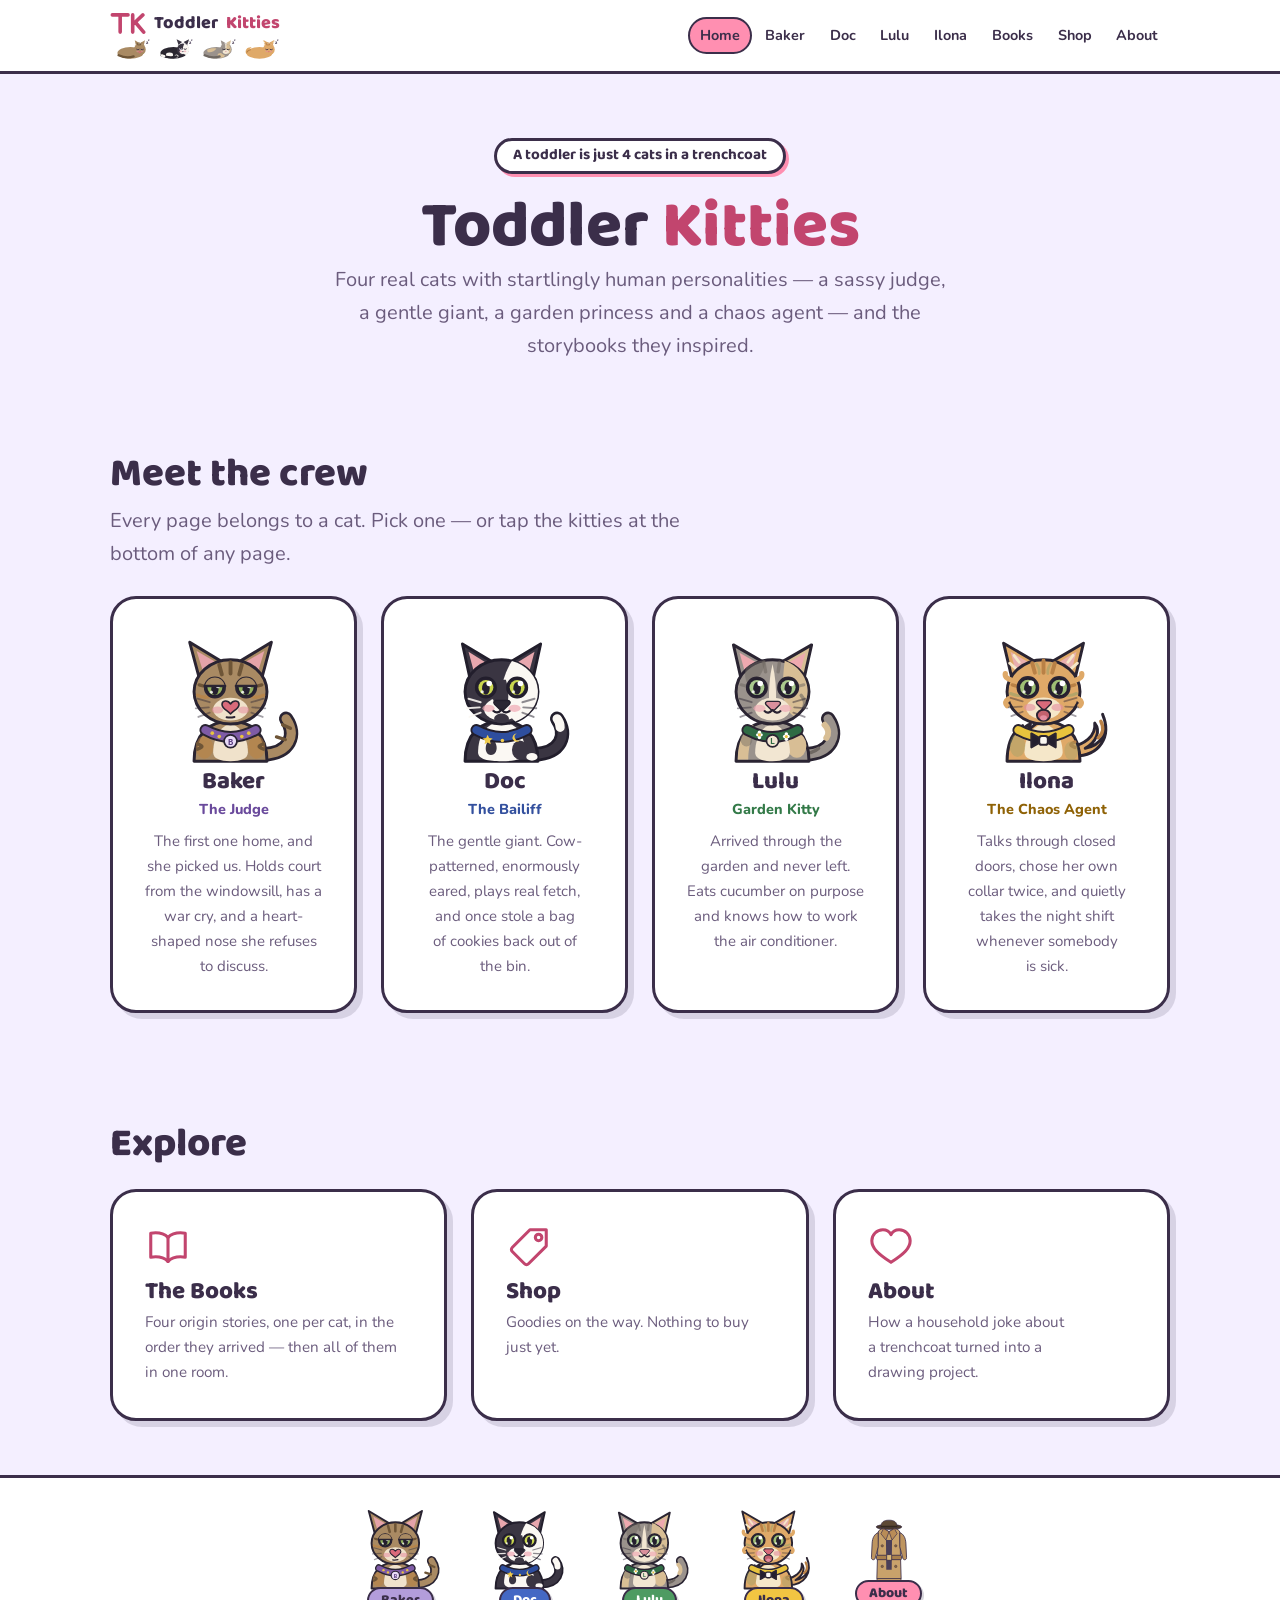
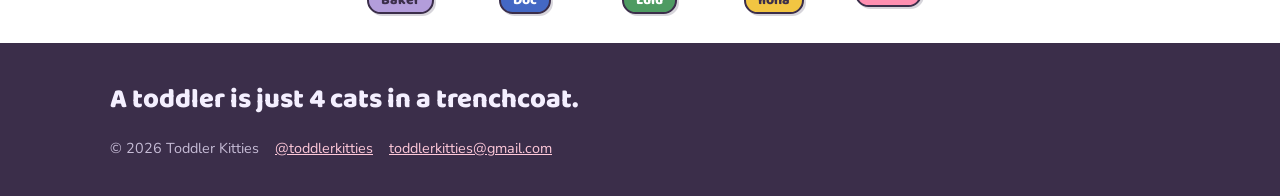
<file: home.html>
<!DOCTYPE html>
<html lang="en">
<head>
<meta charset="utf-8">
<meta name="viewport" content="width=device-width, initial-scale=1">
<title>Toddler Kitties — Home</title>
<meta name="description" content="Meet Baker, Doc, Lulu and Ilona — four real cats, one storybook world.">
<link rel="canonical" href="https://toddlerkitties.com/home.html">
<meta name="keywords" content="toddler kitties, toddlerkitties, toddler kitties com, cute cats for kids, 4 cats in a trenchcoat">
<meta property="og:locale" content="en_US">
<meta property="og:type" content="website">
<meta property="og:site_name" content="Toddler Kitties">
<meta property="og:title" content="Toddler Kitties — Home">
<meta property="og:description" content="Meet Baker, Doc, Lulu and Ilona — four real cats, one storybook world.">
<meta property="og:url" content="https://toddlerkitties.com/home.html">
<meta name="twitter:card" content="summary_large_image">
<link rel="icon" href="[data-uri]" type="image/svg+xml">
<link rel="preconnect" href="https://fonts.googleapis.com"><link rel="preconnect" href="https://fonts.gstatic.com" crossorigin><link rel="stylesheet" href="https://fonts.googleapis.com/css2?family=Baloo+2:wght@500;700;800&family=Nunito:ital,wght@0,400;0,600;0,700;1,400&display=swap">
<style>/* ==========================================================================
   Toddler Kitties
   Sticker-storybook theme: chunky outlines, hard offset shadows, rounded type.
   Every page can take on one cat's colour via body[data-theme].
   ========================================================================== */

:root{
  --ink:      #3B2E4A;
  --ink-soft: #6B5C7D;
  --outline:  #3B2E4A;
  --card:     #FFFFFF;
  --page-bg:  #F4EFFF;
  --pink:     #FF8FB1;

  --accent:     var(--pink);
  --accent-ink: #C2456E;

  --shadow: 6px 6px 0 rgba(59,46,74,.15);

  --wrap: 1060px;
  --gut:  clamp(1.1rem, 4vw, 2.5rem);
  --r:    26px;
}

body[data-theme="baker"]{ --page-bg:#EDE7FA; --accent:#B39DDB; --accent-ink:#6A4A9C; }
body[data-theme="doc"]  { --page-bg:#EFF3FF; --accent:#4468C4; --accent-ink:#33509E; }
body[data-theme="lulu"] { --page-bg:#EAF7EF; --accent:#4E9B62; --accent-ink:#337A48; }
body[data-theme="ilona"]{ --page-bg:#FFF6DF; --accent:#F2C542; --accent-ink:#8F6206; }

*,*::before,*::after{ box-sizing:border-box; }
html{ -webkit-text-size-adjust:100%; scroll-behavior:smooth; }
@media (prefers-reduced-motion:reduce){ html{ scroll-behavior:auto; } }

body{
  margin:0;
  background:var(--page-bg);
  color:var(--ink);
  font-family:"Nunito","Segoe UI",system-ui,sans-serif;
  font-size:clamp(1rem,.96rem + .2vw,1.08rem);
  line-height:1.65;
  overflow-x:hidden;
}
img,svg{ max-width:100%; }
a{ color:inherit; }
p{ margin:0 0 1rem; text-wrap:pretty; }
p:last-child{ margin-bottom:0; }

h1,h2,h3,.logo,.btn,.pill,.cat-label,.eyebrow,.bubble{
  font-family:"Baloo 2","Nunito",system-ui,sans-serif;
  font-weight:800;
}
h1,h2,h3{ margin:0; line-height:1.1; text-wrap:balance; }
h1{ font-size:clamp(2.3rem,1.4rem + 4.4vw,4.1rem); }
h2{ font-size:clamp(1.7rem,1.2rem + 2vw,2.5rem); }
h3{ font-size:clamp(1.2rem,1.05rem + .7vw,1.5rem); }

.eyebrow{
  display:inline-block; font-weight:700;
  font-size:clamp(.8rem,.75rem + .3vw,.95rem);
  background:var(--card); color:var(--ink);
  border:3px solid var(--outline); border-radius:999px;
  padding:.15rem 1rem; margin-bottom:1.1rem;
  box-shadow:3px 3px 0 var(--accent);
}
.lede{ font-size:clamp(1.05rem,1rem + .5vw,1.25rem); color:var(--ink-soft); max-width:52ch; }
.center{ text-align:center; }
.center .lede{ margin-inline:auto; }
.accent{ color:var(--accent-ink); }

.wrap{ width:min(100% - (var(--gut) * 2), var(--wrap)); margin-inline:auto; }
section{ padding-block:clamp(2.2rem,5vw,3.4rem); }

.skip{ position:absolute; left:-9999px; background:var(--ink); color:#fff; padding:.7rem 1rem; z-index:99; }
.skip:focus{ left:.5rem; top:.5rem; }
:focus-visible{ outline:3px solid var(--accent-ink); outline-offset:3px; border-radius:6px; }

/* ---------- header ------------------------------------------------------- */

header{ background:var(--card); border-bottom:3px solid var(--outline); position:sticky; top:0; z-index:30; }
.nav-inner{ display:flex; align-items:center; gap:1rem; flex-wrap:wrap; padding-block:.65rem; }
.brandbox{ display:flex; flex-direction:column; gap:1px; margin-right:auto; }
.logo{ display:flex; align-items:center; gap:.5rem; font-size:1.12rem; text-decoration:none; line-height:1; }
.logo-sleep{ display:flex; gap:5px; align-items:flex-end; padding-left:3px; }
.logo-sleep svg{ width:38px; height:22px; display:block; }
@media (max-width:430px){ .logo-sleep svg{ width:30px; height:18px; } }
.logo svg{ width:36px; height:27px; flex:none; color:var(--accent-ink); }
.logo span{ color:var(--accent-ink); }
header nav{ display:flex; gap:.1rem; flex-wrap:wrap; }
header nav a{ text-decoration:none; font-weight:700; font-size:.9rem; padding:.3rem .6rem; border-radius:999px; border:2px solid transparent; }
header nav a:hover{ border-color:var(--outline); }
header nav a.active{ background:var(--accent); border-color:var(--outline); }

/* ---------- panels + buttons --------------------------------------------- */

.panel{
  background:var(--card); border:3px solid var(--outline); border-radius:var(--r);
  box-shadow:var(--shadow); padding:clamp(1.3rem,3vw,2rem);
}
.hero{ padding-block:clamp(2.2rem,6vw,4rem) clamp(1.4rem,3vw,2.2rem); }

.btn{
  display:inline-block; text-decoration:none; cursor:pointer;
  background:var(--accent); color:var(--ink);
  border:3px solid var(--outline); border-radius:999px;
  padding:.6rem 1.4rem; font-size:1rem;
  box-shadow:4px 4px 0 var(--outline);
  transition:transform .12s ease, box-shadow .12s ease;
}
.btn:hover{ transform:translate(2px,2px); box-shadow:2px 2px 0 var(--outline); }
.btn:active{ transform:translate(4px,4px); box-shadow:0 0 0 var(--outline); }
.btn-ghost{ background:var(--card); }

.pill{ display:inline-block; font-size:.78rem; font-weight:700; background:var(--accent);
  border:2px solid var(--outline); border-radius:999px; padding:.05rem .7rem; }
.pill-soon{ background:var(--card); color:var(--ink-soft); }

/* ---------- crew cards --------------------------------------------------- */

.card-grid{ display:grid; gap:clamp(1.1rem,2.5vw,1.5rem); grid-template-columns:repeat(auto-fit,minmax(215px,1fr)); }
.card{ display:block; text-decoration:none; color:inherit; text-align:center;
  transition:transform .18s cubic-bezier(.2,.8,.3,1), box-shadow .18s ease; }
.card:hover,.card:focus-visible{ transform:translateY(-6px); box-shadow:6px 6px 0 var(--accent); }
.card .art{ width:132px; height:132px; margin:0 auto .4rem; display:block; }
.card h3{ margin-bottom:.15rem; }
.card .role{ font-weight:800; color:var(--accent-ink); font-size:.9rem; display:block; margin-bottom:.5rem; }
.card p{ font-size:.94rem; color:var(--ink-soft); margin:0; }
.card-baker{ --accent:#B39DDB; --accent-ink:#6A4A9C; }
.card-doc  { --accent:#4468C4; --accent-ink:#33509E; }
.card-lulu { --accent:#4E9B62; --accent-ink:#337A48; }
.card-ilona{ --accent:#F2C542; --accent-ink:#8F6206; }

/* ---------- explore ------------------------------------------------------ */

.trio{ display:grid; gap:clamp(1.1rem,2.5vw,1.5rem); grid-template-columns:repeat(auto-fit,minmax(230px,1fr)); }
.trio .panel{ text-decoration:none; color:inherit; transition:transform .18s ease, box-shadow .18s ease; }
.trio .panel:hover{ transform:translateY(-6px); box-shadow:6px 6px 0 var(--accent); }
.ico{ width:46px; height:46px; color:var(--accent-ink); display:block; margin-bottom:.6rem; }
.trio h3{ margin-bottom:.3rem; }
.trio p{ color:var(--ink-soft); font-size:.95rem; }

/* ---------- cat page ----------------------------------------------------- */

.meet{ display:grid; gap:clamp(1.4rem,3vw,2.2rem); grid-template-columns:1fr; align-items:center; }
@media (min-width:800px){ .meet{ grid-template-columns:minmax(0,40%) minmax(0,1fr); } }
.stage{
  position:relative; overflow:hidden; background:var(--card);
  border:3px solid var(--outline); border-radius:var(--r); box-shadow:var(--shadow);
  aspect-ratio:1/1; display:grid; place-items:center; padding:7%;
}
.stage__cat{ width:100%; height:100%; position:relative; z-index:2; }
.crit{ position:absolute; left:0; top:0; pointer-events:none; z-index:3; will-change:transform,opacity; }
.laser{ width:11px; height:11px; border-radius:50%; background:#FF3B2E; box-shadow:0 0 10px 4px rgba(255,59,46,.5); z-index:4; }
.pom{ width:20px; height:20px; border-radius:50%; background:radial-gradient(circle at 34% 32%, #fff, #FF7FB0 46%, #D1497F); box-shadow:0 0 10px rgba(255,127,176,.75); transition:opacity .35s ease; }
.spark{ width:5px; height:5px; background:#FFF3B0; border-radius:50%; box-shadow:0 0 6px #FFE066; }
.stage-garden{ position:absolute; left:0; right:0; bottom:-1px; width:100%; height:auto; z-index:4; pointer-events:none; }
@keyframes tkSway{ 0%,100%{ transform:rotate(-2.4deg); } 50%{ transform:rotate(2.4deg); } }
.gdn-sway{ animation:tkSway 4.2s ease-in-out infinite; }
.gdn-1{ transform-origin:44px 88px; }
.gdn-2{ transform-origin:104px 88px; animation-duration:5.1s; animation-delay:-.8s; }
.gdn-3{ transform-origin:258px 88px; animation-duration:4.6s; animation-delay:-2.1s; }
.gdn-4{ transform-origin:320px 88px; animation-duration:5.6s; animation-delay:-1.4s; }
@keyframes tkFlow{ from{ transform:translateX(0); } to{ transform:translateX(-64px); } }
.mtn-flow{ animation:tkFlow 3.4s linear infinite; }
.mtn-flow-2{ animation-duration:5s; }
.crown{ z-index:6; height:auto; }
.crown svg{ width:100%; height:auto; display:block; }
.mouse{ z-index:5; filter:drop-shadow(1px 2px 0 rgba(59,46,74,.22)); }
@keyframes tkFlap{ 0%,100%{ transform:rotate(-18deg); } 50%{ transform:rotate(26deg); } }
.bird .bw{ transform-origin:17px 13px; animation:tkFlap .32s ease-in-out infinite; }
.bird{ z-index:5; filter:drop-shadow(1px 2px 0 rgba(59,46,74,.22)); }
.bk-paw{ z-index:4; filter:drop-shadow(1px 2px 0 rgba(59,46,74,.25)); }
.pointer{ z-index:5; filter:drop-shadow(1px 2px 0 rgba(59,46,74,.28)); }

.tally{ list-style:none; margin:0; padding:0; }
.tally li{ display:grid; grid-template-columns:1.5rem 1fr; gap:.7rem; padding:.55rem 0;
  border-bottom:2px dotted rgba(59,46,74,.18); }
.tally li:last-child{ border-bottom:0; }
.tally li::before{ content:""; width:15px; height:15px; margin-top:.45rem; border-radius:50%;
  background:var(--accent); border:2px solid var(--outline); }

.facts{ list-style:none; margin:0; padding:0; display:grid; gap:.75rem;
  grid-template-columns:repeat(auto-fit,minmax(250px,1fr)); }
.facts li{ display:grid; grid-template-columns:1.7rem 1fr; align-items:start; gap:.65rem;
  background:var(--page-bg); border:3px solid var(--outline); border-radius:16px;
  padding:.6rem .85rem; box-shadow:3px 3px 0 rgba(59,46,74,.16);
  font-weight:600; font-size:.95rem; line-height:1.45; }
.facts .suit{ font-size:1.45rem; line-height:1.15; text-align:center; }
.facts .s-red{ color:#D14A5E; }
.facts .s-blk{ color:var(--ink); }
.facts .s-pink{ color:#E4708F; }
.facts .s-green{ color:#337A48; }
.facts .s-purple{ color:#7E5BA6; }

.says{ text-align:center; }
.bubble{
  position:relative; display:inline-block; max-width:24ch; margin:0 auto;
  background:var(--card); border:3px solid var(--outline); border-radius:var(--r);
  box-shadow:var(--shadow); padding:1.2rem 1.6rem;
  font-size:clamp(1.3rem,1rem + 2vw,2.1rem); line-height:1.16;
}
.bubble::before,.bubble::after{ content:""; position:absolute; left:50%; width:0; height:0; }
.bubble::before{ bottom:-19px; transform:translateX(-50%); border-left:17px solid transparent; border-right:17px solid transparent; border-top:19px solid var(--outline); }
.bubble::after{ bottom:-13px; transform:translateX(-50%); border-left:13px solid transparent; border-right:13px solid transparent; border-top:15px solid var(--card); }
.says .who{ display:block; margin-top:2rem; font-weight:700; color:var(--ink-soft); font-size:.92rem; }

/* ---------- books -------------------------------------------------------- */

.books{ display:grid; gap:clamp(1.1rem,2.5vw,1.5rem); grid-template-columns:repeat(auto-fit,minmax(265px,1fr)); }
.book{ display:grid; grid-template-columns:92px 1fr; gap:1rem; align-items:start; }
.book .art{ width:92px; height:92px; }
.book .num{ display:block; font-weight:800; color:var(--accent-ink); font-size:.85rem; }
.book h3{ margin:.1rem 0 .35rem; }
.book p{ font-size:.94rem; color:var(--ink-soft); margin:0 0 .7rem; }
.book-wide{ grid-column:1/-1; }
@media (max-width:420px){ .book{ grid-template-columns:1fr; } }

/* ---------- signup ------------------------------------------------------- */

.signup{ max-width:660px; margin-inline:auto; text-align:center; }
.signup form{ display:flex; gap:.7rem; flex-wrap:wrap; justify-content:center; margin-top:1.2rem; }
.signup input[type="email"]{ flex:1 1 16rem; min-width:0; font:inherit; font-size:1rem;
  padding:.6rem 1rem; color:var(--ink); background:#fff;
  border:3px solid var(--outline); border-radius:999px; }
.signup input::placeholder{ color:#8E82A0; }
.signup .fine{ font-size:.9rem; color:var(--ink-soft); margin-top:.9rem; }
.signup__note{ font-weight:700; color:var(--accent-ink); margin-top:.8rem; min-height:1.2em; }
.hp{ position:absolute; left:-9999px; opacity:0; height:0; width:0; }

/* ---------- trenchcoat (about page only) --------------------------------- */

.coat-bit{ text-align:center; padding-block:clamp(2rem,5vw,3.2rem); }
.coat{ width:min(64vw,250px); height:auto; }
.coat-bit .cap{ font-weight:700; color:var(--ink-soft); margin-top:1rem; }
@keyframes tkWobble{ 0%,100%{ transform:rotate(-1.1deg); } 50%{ transform:rotate(1.1deg) translateY(-5px); } }
@keyframes tkHat{ 0%,100%{ transform:translateY(0) rotate(3deg); } 50%{ transform:translateY(-6px) rotate(-2deg); } }
.coat-anim{ transform-origin:160px 440px; animation:tkWobble 5.5s ease-in-out infinite; }
.hat-anim{ transform-origin:160px 118px; animation:tkHat 5.5s ease-in-out infinite; }

/* ---------- cat menu ----------------------------------------------------- */

.cat-menu{ border-top:3px solid var(--outline); background:var(--card); padding-block:1.5rem; }
.cat-row{ display:flex; justify-content:center; gap:clamp(.3rem,3vw,1.8rem); flex-wrap:wrap; }
.cat-item{ display:flex; flex-direction:column; align-items:center; text-decoration:none; color:var(--ink);
  padding:.3rem; transition:transform .28s cubic-bezier(.2,.8,.3,1); }
.cat-item:hover,.cat-item:focus-visible{ transform:translateY(-10px) rotate(-4deg); }
.cat-item svg{ width:clamp(62px,15vw,86px); height:clamp(62px,15vw,86px); display:block; }
.cat-label{ font-size:clamp(12px,2vw,14px); background:var(--accent);
  border:2px solid var(--outline); border-radius:999px; padding:0 12px; margin-top:-6px;
  box-shadow:2px 2px 0 rgba(59,46,74,.2); }
.ci-coat .coat-mini{ width:clamp(40px,9vw,54px); height:auto; display:block; margin:0 auto; }
.ci-coat .cat-label{ background:var(--pink); }
.ci-baker .cat-label{ background:#B39DDB; }
.ci-doc   .cat-label{ background:#4468C4; color:#fff; }
.ci-lulu  .cat-label{ background:#4E9B62; color:#fff; }
.ci-ilona .cat-label{ background:#F2C542; }

/* ---------- footer ------------------------------------------------------- */

footer{ background:var(--ink); color:#F4EFFF; padding-block:2.2rem; }
footer a{ color:#FFC9DA; }
.foot-motto{ font-family:"Baloo 2",sans-serif; font-weight:800; font-size:clamp(1.1rem,1rem + 1.2vw,1.7rem); margin:0 0 .9rem; }
.foot-meta{ font-size:.9rem; color:#C6BCD6; display:flex; gap:1rem; flex-wrap:wrap; }

/* ---------- splash + 404 ------------------------------------------------- */

.splash{ min-height:100svh; display:grid; place-items:center; text-align:center; padding:2rem var(--gut); }
.splash-in{ display:grid; justify-items:center; gap:1.1rem; }
.peek-row{ display:flex; gap:6px; justify-content:center; align-items:flex-end; flex-wrap:wrap; }
.peek-row svg{ width:clamp(66px,17vw,112px); height:clamp(66px,17vw,112px); }
.peek-row svg:nth-child(odd){ transform:translateY(8px) rotate(-4deg); }
.peek-row svg:nth-child(even){ transform:rotate(4deg); }
.oops{ min-height:82svh; display:grid; place-items:center; text-align:center; }
.oops-in{ display:grid; justify-items:center; gap:.9rem; width:100%; }
.oops .nf-scene{ width:min(94vw,760px); height:auto; margin-bottom:.4rem; }
.oops h1{ font-size:clamp(2rem,1.3rem + 3.4vw,3.2rem); }
.oops .lede{ max-width:46ch; }
.nf-door{ cursor:pointer; }
.nf-door > rect, .nf-door > text, .nf-door > g{ transition:transform .18s ease; }
.nf-door:hover > rect, .nf-door:hover > text, .nf-door:hover > g{ transform:translateY(-4px); }
.nf-door:focus-visible{ outline:3px solid var(--pink); outline-offset:4px; border-radius:10px; }

/* ---------- page turn ----------------------------------------------------- */

@media (prefers-reduced-motion:no-preference){
  @keyframes pageIn{ from{ opacity:0; transform:translateY(12px); } to{ opacity:1; transform:none; } }
  main{ animation:pageIn .45s cubic-bezier(.2,.7,.3,1) both; }
  body.leaving main{ opacity:0; transform:translateY(-10px);
    transition:opacity .2s ease, transform .2s ease; animation:none; }
  body.leaving header, body.leaving .cat-menu, body.leaving footer{ opacity:.55; transition:opacity .2s ease; }
}

/* ---------- reveal ------------------------------------------------------- */

.rv{ opacity:0; transform:translateY(14px); transition:opacity .5s ease, transform .5s cubic-bezier(.2,.8,.3,1); }
.rv.is-in{ opacity:1; transform:none; }
.rv-fade{ opacity:0; transition:opacity .55s ease; }
.rv-fade.is-in{ opacity:1; }

@media (prefers-reduced-motion:reduce){
  .rv,.rv-fade{ opacity:1; transform:none; transition:none; }
  .crit{ display:none !important; }
  *{ animation:none !important; transition:none !important; }
}
</style>
</head>
<body>
<a class="skip" href="#main">Skip to content</a>
<svg xmlns="http://www.w3.org/2000/svg" width="0" height="0" style="position:absolute" aria-hidden="true" focusable="false">

  <!-- ============ BAKER — B1 — grey-brown tabby, heart nose, tall sassy ears,
       half-lidded and entirely unimpressed ============ -->
  <symbol id="tk-baker" viewBox="-6 -6 152 152">
    <g>
      <!-- tail -->
      <g class="tk-tail" data-o="98 130">
        <path d="M98 130 C128 129 137 108 124 89" fill="none" stroke="#2A2432" stroke-width="16.5" stroke-linecap="round"/>
        <path d="M98 130 C128 129 137 108 124 89" fill="none" stroke="#A98A63" stroke-width="10.5" stroke-linecap="round"/>
        <path d="M120 96 l9 4 M113 110 l10 3" stroke="#6E5537" stroke-width="4" stroke-linecap="round"/>
      </g>

      <!-- body -->
      <path d="M18 138 C18 106 36 92 60 92 C84 92 102 106 102 138 Z" fill="#A98A63" stroke="#2A2432" stroke-width="3.4" stroke-linejoin="round"/>
      <path d="M60 96 C72 96 80 112 80 128 C80 135 72 138 60 138 C48 138 40 135 40 128 C40 112 48 96 60 96 Z" fill="#F0E2CB"/>
      <ellipse cx="30" cy="122" rx="10" ry="13" fill="#BC8443" opacity=".55"/>
      <ellipse cx="90" cy="122" rx="10" ry="13" fill="#BC8443" opacity=".55"/>
      <path d="M22 118 q10 3 0 6 M98 118 q-10 3 0 6" stroke="#6E5537" stroke-width="4" stroke-linecap="round" fill="none"/>

      <!-- collar: purple, on the chest, with her B -->
      <path d="M31 102 Q60 118 89 102" fill="none" stroke="#2A2432" stroke-width="13.5" stroke-linecap="round"/>
      <path d="M31 102 Q60 118 89 102" fill="none" stroke="#7E5BA6" stroke-width="9" stroke-linecap="round"/>
      <g fill="#E8C33D">
        <circle cx="39" cy="105.6" r="2.1"/><circle cx="47" cy="109.6" r="2.1"/>
        <circle cx="73" cy="109.6" r="2.1"/><circle cx="81" cy="105.6" r="2.1"/>
      </g>
      <circle cx="60" cy="115" r="7.4" fill="#E8DAF6" stroke="#2A2432" stroke-width="2"/>
      <text x="60" y="119" text-anchor="middle" font-family="monospace" font-size="10" font-weight="700" fill="#5B3E82">B</text>

      <!-- tall, pointed, sassy ears -->
      <path d="M25 46 L13 1 L56 27 Z" fill="#A98A63" stroke="#2A2432" stroke-width="3.4" stroke-linejoin="round"/>
      <path d="M95 46 L107 1 L64 27 Z" fill="#A98A63" stroke="#2A2432" stroke-width="3.4" stroke-linejoin="round"/>
      <path d="M30 40 L21 11 L47 26 Z" fill="#E5A3A9"/>
      <path d="M90 40 L99 11 L73 26 Z" fill="#E5A3A9"/>

      <!-- head -->
      <ellipse cx="60" cy="58" rx="42" ry="37" fill="#A98A63" stroke="#2A2432" stroke-width="3.4"/>
      <path d="M60 24 v13 M47 27 l3 11 M73 27 l-3 11" stroke="#6E5537" stroke-width="4.5" stroke-linecap="round"/>
      <path d="M24 50 q9 3 14 0 M96 50 q-9 3 -14 0" stroke="#6E5537" stroke-width="3.8" stroke-linecap="round" fill="none"/>
      <path d="M22 62 q9 4 14 1 M98 62 q-9 4 -14 1" stroke="#BC8443" stroke-width="4" stroke-linecap="round" fill="none" opacity=".7"/>
      <ellipse cx="60" cy="78" rx="20" ry="13" fill="#F0E2CB"/>

      <!-- eyes, half-lidded on purpose -->
      <circle cx="42" cy="53" r="11.6" fill="#241F2E" stroke="#2A2432" stroke-width="2.2"/>
      <circle cx="78" cy="53" r="11.6" fill="#241F2E" stroke="#2A2432" stroke-width="2.2"/>
      <circle cx="42" cy="53" r="8.6" fill="#93B25E"/>
      <circle cx="78" cy="53" r="8.6" fill="#93B25E"/>
      <g class="bk-pupils">
        <ellipse cx="42" cy="55" rx="4.2" ry="6.6" fill="#241F2E"/>
        <ellipse cx="78" cy="55" rx="4.2" ry="6.6" fill="#241F2E"/>
        <circle cx="45.6" cy="51" r="2.8" fill="#FFFFFF"/>
        <circle cx="81.6" cy="51" r="2.8" fill="#FFFFFF"/>
        <circle cx="38" cy="58.5" r="1.7" fill="#FFFFFF" opacity=".8"/>
        <circle cx="74" cy="58.5" r="1.7" fill="#FFFFFF" opacity=".8"/>
      </g>
      <!-- the lids -->
      <path d="M30.6 51 A11.6 11.6 0 0 1 53.4 51 Z" fill="#A98A63"/>
      <path d="M66.6 51 A11.6 11.6 0 0 1 89.4 51 Z" fill="#A98A63"/>
      <path d="M30.2 51.4 H53.8 M66.2 51.4 H89.8" stroke="#2A2432" stroke-width="2.8" stroke-linecap="round"/>

      <!-- the heart nose, and it is not up for discussion -->
      <path d="M60 72 C56.6 67 50.2 68 50.2 72.5 C50.2 77.2 56.6 79.8 60 83.5 C63.4 79.8 69.8 77.2 69.8 72.5 C69.8 68 63.4 67 60 72 Z"
            fill="#D96A7A" stroke="#2A2432" stroke-width="1.8" stroke-linejoin="round"/>
      <!-- the smirk. One side only. -->
      <path d="M55.5 87.4 C58.2 87.9 61.4 87.8 64.5 87" stroke="#2A2432" stroke-width="2.3" stroke-linecap="round" fill="none"/>

      <!-- blush + whiskers -->
      <ellipse cx="45" cy="79" rx="6.6" ry="4" fill="#E58EA0" opacity=".55"/>
      <ellipse cx="75" cy="79" rx="6.6" ry="4" fill="#E58EA0" opacity=".55"/>
      <path d="M36 70 l-14 -4 M35 76 l-15 1 M36 82 l-13 5 M84 70 l14 -4 M85 76 l15 1 M84 82 l13 5"
            stroke="#2A2432" stroke-width="2.1" stroke-linecap="round" opacity=".42"/>
    </g>
  </symbol>

  <!-- ============ DOC — D2 — black-and-white cow pattern, huge ears, moon-and-stars collar
       Sticker style: chunky ink outline, big shiny eyes, blush, toe beans.
       Markings traced from photo: black base, asymmetric white blaze weighted to HIS left
       (viewer's right), black nose-bridge band, white muzzle, dark chin patch. ============ -->
  <symbol id="tk-doc" viewBox="-6 -6 152 152">
    <g>
      <!-- tail: black with a white tip -->
      <g class="tk-tail" data-o="98 130">
        <path d="M98 130 C128 129 137 108 124 89" fill="none" stroke="#221E2C" stroke-width="16.5" stroke-linecap="round"/>
        <path d="M98 130 C128 129 137 108 124 89" fill="none" stroke="#3A3542" stroke-width="10.5" stroke-linecap="round"/>
        <path d="M127.5 99 C127.5 95 126 91.5 124 89" fill="none" stroke="#FBF8F3" stroke-width="10.5" stroke-linecap="round"/>
      </g>

      <!-- body -->
      <path d="M18 138 C18 106 36 92 60 92 C84 92 102 106 102 138 Z" fill="#3A3542" stroke="#221E2C" stroke-width="3.4" stroke-linejoin="round"/>
      <!-- big white chest: broad bib, black patches sitting on it, white mitten on the far paw -->
      <path d="M60 93 C79 93 87 110 87 128 C87 136 75 138 60 138 C45 138 33 136 33 128 C33 110 41 93 60 93 Z" fill="#FBF8F3"/>
      <path d="M48 111 C53.5 115 56 122 53.5 127 C51 132 44.5 132 42.5 127 C40.5 122 43 115 48 111 Z" fill="#3A3542"/>
      <ellipse cx="81" cy="125" rx="9" ry="11" fill="#3A3542"/>
      <ellipse cx="95" cy="133" rx="6.5" ry="4.4" fill="#FBF8F3"/>

      <!-- collar: navy, on the chest, moon and stars -->
      <path d="M31 102 Q60 118 89 102" fill="none" stroke="#221E2C" stroke-width="13.5" stroke-linecap="round"/>
      <path d="M31 102 Q60 118 89 102" fill="none" stroke="#2E4E9E" stroke-width="9" stroke-linecap="round"/>
      <path d="M44 107.5 l1.7 3.8 4.1 .4 -3.1 2.8 .9 4 -3.6 -2.1 -3.6 2.1 .9 -4 -3.1 -2.8 4.1 -.4 Z" fill="#F0CB4A"/>
      <path d="M77.5 106 a4.8 4.8 0 1 0 3.8 7.7 a3.8 3.8 0 1 1 -3.8 -7.7 Z" fill="#F0CB4A"/>
      <circle cx="61" cy="114" r="2" fill="#F0CB4A"/>

      <!-- ears (very large, upright) -->
      <path d="M24 44 L15 3 L55 27 Z" fill="#3A3542" stroke="#221E2C" stroke-width="3.4" stroke-linejoin="round"/>
      <path d="M96 44 L105 3 L65 27 Z" fill="#3A3542" stroke="#221E2C" stroke-width="3.4" stroke-linejoin="round"/>
      <path d="M29 38 L22 12 L46 27 Z" fill="#E8A7AE"/>
      <path d="M91 38 L98 12 L74 27 Z" fill="#E8A7AE"/>

      <!-- head -->
      <ellipse cx="60" cy="58" rx="42" ry="37" fill="#3A3542" stroke="#221E2C" stroke-width="3.4"/>
      <!-- the white side of his face: wedge down the forehead, whole cheek below it -->
      <path d="M72 22.6 A42 37 0 0 1 76 92.2 C66 84 58 70 60 54 C62 42 67 30 72 22.6 Z" fill="#FBF8F3"/>
      <!-- white muzzle -->
      <ellipse cx="60" cy="78" rx="20" ry="13" fill="#FBF8F3"/>
      <!-- black band down the nose bridge -->
      <path d="M49 44 C47 56 49 68 54 74 L66 74 C69 66 68 54 65 44 Z" fill="#3A3542"/>
      <!-- dark chin patch -->
      <path d="M60 83 C65 83 68.5 86 68.5 89 C68.5 92.4 64.5 94 60 94 C55.5 94 51.5 92.4 51.5 89 C51.5 86 55 83 60 83 Z" fill="#3A3542"/>
      <!-- nose -->
      <path d="M53 68 h14 c2.7 0 3.7 2.5 2 4.3 l-5.6 5.6 c-1.7 1.7 -4.1 1.7 -5.8 0 l-5.6 -5.6 c-1.7 -1.8 -.7 -4.3 2 -4.3 Z" fill="#2A2633" stroke="#221E2C" stroke-width="1.6" stroke-linejoin="round"/>
      <!-- easy little grin -->
      <path d="M60 78.6 q-5 5.6 -9.5 1.2 M60 78.6 q5 5.6 9.5 1.2" stroke="#221E2C" stroke-width="2.6" stroke-linecap="round" fill="none"/>

      <!-- big shiny eyes, yellow-green -->
      <circle cx="42" cy="53" r="11.6" fill="#241F2E" stroke="#221E2C" stroke-width="2.2"/>
      <circle cx="78" cy="53" r="11.6" fill="#241F2E" stroke="#221E2C" stroke-width="2.2"/>
      <circle cx="42" cy="53" r="8.6" fill="#C9D64E"/>
      <circle cx="78" cy="53" r="8.6" fill="#C9D64E"/>
      <g class="dc-pupils">
        <ellipse cx="42" cy="54" rx="4.4" ry="7.4" fill="#241F2E"/>
        <ellipse cx="78" cy="54" rx="4.4" ry="7.4" fill="#241F2E"/>
        <circle cx="45.8" cy="48.4" r="3.2" fill="#FFFFFF"/>
        <circle cx="81.8" cy="48.4" r="3.2" fill="#FFFFFF"/>
        <circle cx="37.8" cy="58" r="1.8" fill="#FFFFFF" opacity=".8"/>
        <circle cx="73.8" cy="58" r="1.8" fill="#FFFFFF" opacity=".8"/>
      </g>

      <!-- blush -->
      <ellipse cx="45" cy="77" rx="7" ry="4.2" fill="#F0A8B4" opacity=".7"/>
      <ellipse cx="75" cy="77" rx="7" ry="4.2" fill="#F0A8B4" opacity=".7"/>
      <!-- whiskers: light over the black side, ink over the white side -->
      <path d="M36 70 l-14 -4 M35 76 l-15 1 M36 82 l-13 5" stroke="#FBF8F3" stroke-width="2.2" stroke-linecap="round" opacity=".9"/>
      <path d="M84 70 l14 -4 M85 76 l15 1 M84 82 l13 5" stroke="#221E2C" stroke-width="2.2" stroke-linecap="round" opacity=".5"/>
    </g>
  </symbol>

  <!-- ============ LULU — L3 — dilute tortie: soft grey base, warm cream brindling,
       cream stripe down the nose, pink paw pads, green daisy collar ============ -->
  <symbol id="tk-lulu" viewBox="-6 -6 152 152">
    <g>
      <!-- tail -->
      <g class="tk-tail" data-o="98 130">
        <path d="M98 130 C128 129 137 108 124 89" fill="none" stroke="#2A2432" stroke-width="16.5" stroke-linecap="round"/>
        <path d="M98 130 C128 129 137 108 124 89" fill="none" stroke="#9A928C" stroke-width="10.5" stroke-linecap="round"/>
        <path d="M120 96 c5 5 5 11 2 15" fill="none" stroke="#D8BE95" stroke-width="7" stroke-linecap="round"/>
        <path d="M104 128 c4 -1 7 -3 9 -5" fill="none" stroke="#6F6862" stroke-width="4" stroke-linecap="round"/>
      </g>

      <!-- body -->
      <path d="M18 138 C18 106 36 92 60 92 C84 92 102 106 102 138 Z" fill="#9A928C" stroke="#2A2432" stroke-width="3.4" stroke-linejoin="round"/>
      <!-- warm brindle patches, low contrast -->
      <path d="M20 136 C20 116 26 102 38 96 C36 110 32 124 32 136 Z" fill="#D8BE95"/>
      <ellipse cx="88" cy="120" rx="11" ry="14" fill="#D8BE95"/>
      <ellipse cx="30" cy="112" rx="7" ry="9" fill="#6F6862" opacity=".45"/>
      <!-- cream chest + belly -->
      <path d="M60 96 C72 96 80 112 80 128 C80 135 72 138 60 138 C48 138 40 135 40 128 C40 112 48 96 60 96 Z" fill="#F2E6D2"/>

      <!-- collar: green with white daisies, on the chest -->
      <path d="M31 102 Q60 118 89 102" fill="none" stroke="#2A2432" stroke-width="13.5" stroke-linecap="round"/>
      <path d="M31 102 Q60 118 89 102" fill="none" stroke="#2F6B44" stroke-width="9" stroke-linecap="round"/>
      <g fill="#FFFFFF">
        <circle cx="43" cy="107.6" r="2"/><circle cx="46.8" cy="107.6" r="2"/><circle cx="44.9" cy="104.6" r="2"/><circle cx="44.9" cy="110.6" r="2"/>
        <circle cx="74" cy="109.6" r="2"/><circle cx="77.8" cy="109.6" r="2"/><circle cx="75.9" cy="106.6" r="2"/><circle cx="75.9" cy="112.6" r="2"/>
      </g>
      <circle cx="44.9" cy="107.6" r="1.8" fill="#E8C33D"/>
      <circle cx="75.9" cy="109.6" r="1.8" fill="#E8C33D"/>
      <circle cx="60" cy="114.5" r="7" fill="#F2E6D2" stroke="#2A2432" stroke-width="2"/>
      <text x="60" y="118.4" text-anchor="middle" font-family="monospace" font-size="9.5" font-weight="700" fill="#2F6B44">L</text>

      <!-- ears -->
      <path d="M24 44 L15 4 L55 27 Z" fill="#9A928C" stroke="#2A2432" stroke-width="3.4" stroke-linejoin="round"/>
      <path d="M96 44 L105 4 L65 27 Z" fill="#D8BE95" stroke="#2A2432" stroke-width="3.4" stroke-linejoin="round"/>
      <path d="M29 38 L22 13 L46 27 Z" fill="#EEA9AF"/>
      <path d="M91 38 L98 13 L74 27 Z" fill="#EEA9AF"/>

      <!-- head -->
      <ellipse cx="60" cy="58" rx="42" ry="37" fill="#9A928C" stroke="#2A2432" stroke-width="3.4"/>
      <!-- soft tortie brindling: warm on one side, deeper grey on the other -->
      <path d="M74 22.4 A42 37 0 0 1 84 86 C74 78 70 60 72 44 C72.6 36 73.4 28 74 22.4 Z" fill="#D8BE95"/>
      <path d="M30 30 C38 24 46 22 52 22 C50 34 44 45 33 52 C28 44 27 36 30 30 Z" fill="#6F6862" opacity=".5"/>
      <path d="M93 62 q6 7 3 14" stroke="#6F6862" stroke-width="4" stroke-linecap="round" fill="none" opacity=".6"/>
      <!-- faint tabby stripes -->
      <path d="M50 24 l2 11 M68 24 l-1.5 11" stroke="#6F6862" stroke-width="4" stroke-linecap="round" opacity=".55"/>
      <path d="M24 50 q9 3 14 0 M96 50 q-9 3 -14 0" stroke="#6F6862" stroke-width="3.6" stroke-linecap="round" fill="none" opacity=".5"/>
      <!-- cream stripe down the nose bridge -->
      <path d="M60 26 C56.5 40 55.5 56 56 70 L64 70 C64.5 56 63.5 40 60 26 Z" fill="#F2E6D2"/>
      <!-- cream muzzle -->
      <ellipse cx="60" cy="78" rx="20" ry="13" fill="#F2E6D2"/>
      <!-- nose + soft mouth -->
      <path d="M53.5 69 h13 c2.5 0 3.4 2.3 1.9 4 l-5.2 5.2 c-1.6 1.6 -3.8 1.6 -5.4 0 l-5.2 -5.2 c-1.5 -1.7 -.6 -4 1.9 -4 Z" fill="#D98F9C" stroke="#2A2432" stroke-width="1.6" stroke-linejoin="round"/>
      <path d="M60 79 q-5 5.4 -9.2 1.2 M60 79 q5 5.4 9.2 1.2" stroke="#2A2432" stroke-width="2.5" stroke-linecap="round" fill="none"/>

      <!-- big pale-green eyes -->
      <circle cx="42" cy="53" r="11.6" fill="#241F2E" stroke="#2A2432" stroke-width="2.2"/>
      <circle cx="78" cy="53" r="11.6" fill="#241F2E" stroke="#2A2432" stroke-width="2.2"/>
      <circle cx="42" cy="53" r="8.6" fill="#A9C98E"/>
      <circle cx="78" cy="53" r="8.6" fill="#A9C98E"/>
      <g class="lu-pupils">
        <ellipse cx="42" cy="54" rx="4.2" ry="7.2" fill="#241F2E"/>
        <ellipse cx="78" cy="54" rx="4.2" ry="7.2" fill="#241F2E"/>
        <circle cx="45.8" cy="48.4" r="3.2" fill="#FFFFFF"/>
        <circle cx="81.8" cy="48.4" r="3.2" fill="#FFFFFF"/>
        <circle cx="37.8" cy="58" r="1.8" fill="#FFFFFF" opacity=".8"/>
        <circle cx="73.8" cy="58" r="1.8" fill="#FFFFFF" opacity=".8"/>
      </g>

      <!-- blush + whiskers -->
      <ellipse cx="45" cy="77" rx="7" ry="4.2" fill="#F0A8B4" opacity=".65"/>
      <ellipse cx="75" cy="77" rx="7" ry="4.2" fill="#F0A8B4" opacity=".65"/>
      <path d="M36 70 l-14 -4 M35 76 l-15 1 M36 82 l-13 5 M84 70 l14 -4 M85 76 l15 1 M84 82 l13 5"
            stroke="#2A2432" stroke-width="2.1" stroke-linecap="round" opacity=".45"/>
    </g>
  </symbol>

  <!-- ============ ILONA — I4 — long-haired orange/cream tabby, plume tail,
       ear tufts, yellow collar with a bow tie, mid-sentence ============ -->
  <symbol id="tk-ilona" viewBox="-6 -6 152 152">
    <g>
      <!-- plume tail -->
      <g class="tk-tail" data-o="98 132">
        <path d="M96 132 C124 132 139 110 128 84 C137 104 126 120 108 123 C121 116 126 103 119 94 C121 110 105 119 92 121 Z"
              fill="#DFA968" stroke="#2A2432" stroke-width="3.4" stroke-linejoin="round"/>
        <path d="M126 92 c4 8 2 15 -3 19" stroke="#B98146" stroke-width="4" stroke-linecap="round" fill="none"/>
      </g>

      <!-- body, with a long-haired edge -->
      <path d="M18 138 C18 118 24 104 36 97 q-4 5 -3 8 q6 -8 12 -10 q-3 4 -2 7 q7 -7 12 -9 C57 92 58 92 60 92 C84 92 102 106 102 138 Z"
            fill="#DFA968" stroke="#2A2432" stroke-width="3.4" stroke-linejoin="round"/>
      <path d="M60 96 C73 96 82 112 82 128 C82 135 73 138 60 138 C47 138 38 135 38 128 C38 112 47 96 60 96 Z" fill="#F5E7C9"/>
      <path d="M96 116 q-9 3 0 6" stroke="#B98146" stroke-width="4" stroke-linecap="round" fill="none"/>
      <ellipse cx="30" cy="120" rx="9" ry="13" fill="#93A06A" opacity=".38"/>
      <ellipse cx="92" cy="126" rx="8" ry="11" fill="#93A06A" opacity=".32"/>

      <!-- collar: yellow with a black-and-white bow tie -->
      <path d="M31 102 Q60 118 89 102" fill="none" stroke="#2A2432" stroke-width="13.5" stroke-linecap="round"/>
      <path d="M31 102 Q60 118 89 102" fill="none" stroke="#E8C33D" stroke-width="9" stroke-linecap="round"/>
      <path d="M60 114 L46 106 L46 122 Z" fill="#241F2E" stroke="#2A2432" stroke-width="2.4" stroke-linejoin="round"/>
      <path d="M60 114 L74 106 L74 122 Z" fill="#241F2E" stroke="#2A2432" stroke-width="2.4" stroke-linejoin="round"/>
      <rect x="55" y="109" width="10" height="10" rx="3" fill="#FAF7F2" stroke="#2A2432" stroke-width="2.4"/>

      <!-- big ears with tufts -->
      <path d="M24 44 L14 2 L55 26 Z" fill="#DFA968" stroke="#2A2432" stroke-width="3.4" stroke-linejoin="round"/>
      <path d="M96 44 L106 2 L65 26 Z" fill="#DFA968" stroke="#2A2432" stroke-width="3.4" stroke-linejoin="round"/>
      <path d="M29 38 L22 12 L46 26 Z" fill="#E8AFAF"/>
      <path d="M91 38 L98 12 L74 26 Z" fill="#E8AFAF"/>
      <path d="M28 31 l-7 -6 M32 24 l-6 -8 M92 31 l7 -6 M88 24 l6 -8"
            stroke="#F5E7C9" stroke-width="3.2" stroke-linecap="round"/>

      <!-- head, with a fluffy edge -->
      <ellipse cx="60" cy="58" rx="42" ry="37" fill="#DFA968" stroke="#2A2432" stroke-width="3.4"/>
      <path d="M20 66 q-6 4 -2 8 M100 66 q6 4 2 8 M22 44 q-7 -2 -6 -7 M98 44 q7 -2 6 -7"
            stroke="#DFA968" stroke-width="6" stroke-linecap="round" fill="none"/>
      <path d="M60 22 v14 M47 25 l3 11 M73 25 l-3 11" stroke="#B98146" stroke-width="4.5" stroke-linecap="round"/>
      <path d="M24 50 q9 3 14 0 M96 50 q-9 3 -14 0" stroke="#B98146" stroke-width="3.8" stroke-linecap="round" fill="none"/>
      <path d="M22 60 q9 4 14 1 M98 60 q-9 4 -14 1" stroke="#93A06A" stroke-width="3.6" stroke-linecap="round" fill="none" opacity=".55"/>
      <path d="M52 26 q4 6 3 11 M68 26 q-4 6 -3 11" stroke="#93A06A" stroke-width="3.2" stroke-linecap="round" fill="none" opacity=".5"/>
      <ellipse cx="60" cy="77" rx="20" ry="12.5" fill="#F5E7C9"/>

      <!-- huge amber-gold eyes -->
      <circle cx="42" cy="53" r="12" fill="#241F2E" stroke="#2A2432" stroke-width="2.2"/>
      <circle cx="78" cy="53" r="12" fill="#241F2E" stroke="#2A2432" stroke-width="2.2"/>
      <circle cx="42" cy="53" r="9" fill="#9DBE74"/>
      <circle cx="78" cy="53" r="9" fill="#9DBE74"/>
      <g class="il-pupils">
        <ellipse cx="42" cy="54" rx="4.4" ry="7.6" fill="#241F2E"/>
        <ellipse cx="78" cy="54" rx="4.4" ry="7.6" fill="#241F2E"/>
        <circle cx="45.8" cy="48.2" r="3.3" fill="#FFFFFF"/>
        <circle cx="81.8" cy="48.2" r="3.3" fill="#FFFFFF"/>
        <circle cx="37.6" cy="58" r="1.9" fill="#FFFFFF" opacity=".8"/>
        <circle cx="73.6" cy="58" r="1.9" fill="#FFFFFF" opacity=".8"/>
      </g>

      <!-- nose, and a mouth that is already talking -->
      <path d="M53.5 68 h13 c2.5 0 3.4 2.3 1.9 4 l-5.2 5.2 c-1.6 1.6 -3.8 1.6 -5.4 0 l-5.2 -5.2 c-1.5 -1.7 -.6 -4 1.9 -4 Z"
            fill="#D96A7A" stroke="#2A2432" stroke-width="1.6" stroke-linejoin="round"/>
      <ellipse cx="60" cy="85" rx="7.6" ry="6.4" fill="#C4626E" stroke="#2A2432" stroke-width="2.2"/>
      <ellipse cx="60" cy="88" rx="4" ry="3" fill="#E58EA0"/>

      <!-- blush + whiskers -->
      <ellipse cx="44" cy="76" rx="6.8" ry="4.2" fill="#E58EA0" opacity=".6"/>
      <ellipse cx="76" cy="76" rx="6.8" ry="4.2" fill="#E58EA0" opacity=".6"/>
      <path d="M36 69 l-14 -4 M35 75 l-15 1 M36 81 l-13 5 M84 69 l14 -4 M85 75 l15 1 M84 81 l13 5"
            stroke="#2A2432" stroke-width="2.1" stroke-linecap="round" opacity=".42"/>
    </g>
  </symbol>

  <!-- ============ sleeping loafs (header) ============ -->
  <symbol id="tk-sleep-baker" viewBox="0 0 96 56">
    <ellipse cx="44" cy="38" rx="33" ry="15" fill="#A98A63"/>
    <path d="M14 44 q20 9 38 3" stroke="#6E5537" stroke-width="6" stroke-linecap="round" fill="none"/>
    <circle cx="68" cy="29" r="15" fill="#A98A63"/>
    <path d="M58 19 L55 6 L67 13 Z" fill="#A98A63"/><path d="M78 19 L81 6 L69 13 Z" fill="#A98A63"/>
    <path d="M66 12 v6 M61 13 l2 5 M71 13 l-2 5" stroke="#6E5537" stroke-width="2.4" stroke-linecap="round"/>
    <path d="M60 29 q3 3 6 0 M71 29 q3 3 6 0" stroke="#3B2E4A" stroke-width="2.2" fill="none" stroke-linecap="round"/>
    <ellipse cx="62.5" cy="34" rx="3.4" ry="2.2" fill="#E58EA0" opacity=".55"/>
    <ellipse cx="73.5" cy="34" rx="3.4" ry="2.2" fill="#E58EA0" opacity=".55"/>
    <path d="M68 35 c-1.4 -2.2 -3.8 -1.7 -3.8 0 c0 1.7 2.4 2.6 3.8 4 c1.4 -1.4 3.8 -2.3 3.8 -4 c0 -1.7 -2.4 -2.2 -3.8 0 Z" fill="#D96A7A"/>
    <text x="84" y="16" font-size="12" font-weight="800" fill="#3B2E4A">z</text>
    <text x="89" y="8" font-size="8" font-weight="800" fill="#3B2E4A">z</text>
  </symbol>
  <symbol id="tk-sleep-doc" viewBox="0 0 96 56">
    <ellipse cx="44" cy="38" rx="33" ry="15" fill="#2A2730"/>
    <ellipse cx="34" cy="43" rx="9" ry="6" fill="#FAF7F2"/>
    <ellipse cx="52" cy="46" rx="5" ry="4" fill="#FAF7F2"/>
    <path d="M14 44 q20 9 38 3" stroke="#2A2730" stroke-width="6" stroke-linecap="round" fill="none"/>
    <path d="M14.5 44.2 q3 1.4 6 2.2" stroke="#FAF7F2" stroke-width="6" stroke-linecap="round" fill="none"/>
    <circle cx="68" cy="29" r="15" fill="#3A3542"/>
    <path d="M72 14.6 A15 15 0 0 1 74 43.4 C69 39 66.5 33 68 26 C69 21 70.5 17 72 14.6 Z" fill="#FAF7F2"/>
    <ellipse cx="68" cy="35" rx="8" ry="5.5" fill="#FAF7F2"/>
    <path d="M57 18 L52 3 L66 10 Z" fill="#3A3542"/><path d="M79 18 L84 3 L70 10 Z" fill="#3A3542"/>
    <path d="M59 28 q3 3 6 0" stroke="#F4EFFF" stroke-width="2.2" fill="none" stroke-linecap="round"/>
    <path d="M71 28 q3 3 6 0" stroke="#221E2C" stroke-width="2.2" fill="none" stroke-linecap="round"/>
    <ellipse cx="62.5" cy="34" rx="3.4" ry="2.2" fill="#F0A8B4" opacity=".7"/>
    <ellipse cx="73.5" cy="34" rx="3.4" ry="2.2" fill="#F0A8B4" opacity=".7"/>
    <path d="M65.5 33.5 h5 l-2.5 3 Z" fill="#2A2633"/>
    <text x="84" y="16" font-size="12" font-weight="800" fill="#3B2E4A">z</text>
    <text x="89" y="8" font-size="8" font-weight="800" fill="#3B2E4A">z</text>
  </symbol>
  <symbol id="tk-sleep-lulu" viewBox="0 0 96 56">
    <ellipse cx="44" cy="38" rx="33" ry="15" fill="#9A928C"/>
    <path d="M20 30 C26 26 36 25 44 27 C40 34 30 38 22 36 Z" fill="#D8BE95"/>
    <ellipse cx="56" cy="44" rx="9" ry="6" fill="#D8BE95"/>
    <path d="M14 44 q20 9 38 3" stroke="#6F6862" stroke-width="6" stroke-linecap="round" fill="none"/>
    <circle cx="68" cy="29" r="15" fill="#9A928C"/>
    <path d="M70 14.6 A15 15 0 0 1 76 40 C70 36 66.5 30 68 24 C68.6 20 69.4 17 70 14.6 Z" fill="#D8BE95"/>
    <path d="M58 19 L55 6 L67 13 Z" fill="#9A928C"/><path d="M78 19 L81 6 L69 13 Z" fill="#D8BE95"/>
    <path d="M68 16 v9" stroke="#F2E6D2" stroke-width="3" stroke-linecap="round"/>
    <ellipse cx="68" cy="35" rx="8" ry="5.5" fill="#F2E6D2"/>
    <path d="M60 29 q3 3 6 0 M71 29 q3 3 6 0" stroke="#2A2432" stroke-width="2.2" fill="none" stroke-linecap="round"/>
    <path d="M65.5 33.5 h5 l-2.5 3 Z" fill="#D98F9C"/>
    <text x="84" y="16" font-size="12" font-weight="800" fill="#3B2E4A">z</text>
    <text x="89" y="8" font-size="8" font-weight="800" fill="#3B2E4A">z</text>
  </symbol>
  <symbol id="tk-sleep-ilona" viewBox="0 0 96 56">
    <ellipse cx="44" cy="38" rx="33" ry="15" fill="#DFA968"/>
    <path d="M10 40 C6 30 14 22 24 24 C18 27 15 33 18 39 C21 33 27 30 32 32 C26 35 24 40 26 44 Z" fill="#DFA968"/>
    <path d="M12 36 q3 -5 9 -6" stroke="#B98146" stroke-width="3" stroke-linecap="round" fill="none"/>
    <circle cx="68" cy="29" r="15" fill="#DFA968"/>
    <path d="M58 19 L54 5 L67 12 Z" fill="#DFA968"/><path d="M78 19 L82 5 L69 12 Z" fill="#DFA968"/>
    <path d="M57 12 l-3 -4 M79 12 l3 -4" stroke="#F5E7C9" stroke-width="2.4" stroke-linecap="round"/>
    <path d="M66 12 v6 M61 13 l2 5 M71 13 l-2 5" stroke="#B98146" stroke-width="2.4" stroke-linecap="round"/>
    <path d="M60 29 q3 3 6 0 M71 29 q3 3 6 0" stroke="#3B2E4A" stroke-width="2.2" fill="none" stroke-linecap="round"/>
    <ellipse cx="62.5" cy="34" rx="3.4" ry="2.2" fill="#E58EA0" opacity=".55"/>
    <ellipse cx="73.5" cy="34" rx="3.4" ry="2.2" fill="#E58EA0" opacity=".55"/>
    <path d="M65.5 34 h5 l-2.5 3 Z" fill="#D96A7A"/>
    <text x="84" y="16" font-size="12" font-weight="800" fill="#3B2E4A">z</text>
    <text x="89" y="8" font-size="8" font-weight="800" fill="#3B2E4A">z</text>
  </symbol>

</svg><header><div class="wrap nav-inner"><div class="brandbox"><a class="logo" href="home.html"><svg viewBox="0 0 46 32" aria-hidden="true" fill="none" stroke="currentColor" stroke-width="4.6" stroke-linecap="round" stroke-linejoin="round"><path d="M3 5 H23 M13 5 V27"/><path d="M29 5 V27 M42 5 L30.5 16 M32.4 14.4 L43 27"/></svg>Toddler <span>Kitties</span></a><div class="logo-sleep" aria-hidden="true"><svg viewBox="0 0 96 56" aria-hidden="true"><use href="#tk-sleep-baker"></use></svg><svg viewBox="0 0 96 56" aria-hidden="true"><use href="#tk-sleep-doc"></use></svg><svg viewBox="0 0 96 56" aria-hidden="true"><use href="#tk-sleep-lulu"></use></svg><svg viewBox="0 0 96 56" aria-hidden="true"><use href="#tk-sleep-ilona"></use></svg></div></div><nav aria-label="Main"><a href="home.html" class="active">Home</a><a href="baker.html">Baker</a><a href="doc.html">Doc</a><a href="lulu.html">Lulu</a><a href="ilona.html">Ilona</a><a href="books.html">Books</a><a href="shop.html">Shop</a><a href="about.html">About</a></nav></div></header><main id="main">
<section class="hero wrap center">
  <span class="eyebrow">A toddler is just 4 cats in a trenchcoat</span>
  <h1>Toddler <span class="accent">Kitties</span></h1>
  <p class="lede">Four real cats with startlingly human personalities &mdash; a sassy judge,
  a gentle giant, a garden princess and a chaos agent &mdash; and the storybooks they inspired.</p>
</section>

<section class="wrap">
  <h2 class="rv">Meet the crew</h2>
  <p class="lede rv" style="margin:.5rem 0 1.6rem">Every page belongs to a cat. Pick one &mdash;
  or tap the kitties at the bottom of any page.</p>
  <div class="card-grid">
    <a class="panel card card-baker rv" href="baker.html"><svg class="art" viewBox="-6 -6 152 152" role="img" aria-hidden="true"><use href="#tk-baker"></use></svg><h3>Baker</h3><span class="role">The Judge</span><p>The first one home, and she picked us. Holds court from the windowsill, has a war cry, and a heart-shaped nose she refuses to discuss.</p></a>
    <a class="panel card card-doc rv" href="doc.html"><svg class="art" viewBox="-6 -6 152 152" role="img" aria-hidden="true"><use href="#tk-doc"></use></svg><h3>Doc</h3><span class="role">The Bailiff</span><p>The gentle giant. Cow-patterned, enormously eared, plays real fetch, and once stole a bag of cookies back out of the bin.</p></a>
    <a class="panel card card-lulu rv" href="lulu.html"><svg class="art" viewBox="-6 -6 152 152" role="img" aria-hidden="true"><use href="#tk-lulu"></use></svg><h3>Lulu</h3><span class="role">Garden Kitty</span><p>Arrived through the garden and never left. Eats cucumber on purpose and knows how to work the air conditioner.</p></a>
    <a class="panel card card-ilona rv" href="ilona.html"><svg class="art" viewBox="-6 -6 152 152" role="img" aria-hidden="true"><use href="#tk-ilona"></use></svg><h3>Ilona</h3><span class="role">The Chaos Agent</span><p>Talks through closed doors, chose her own collar twice, and quietly takes the night shift whenever somebody is sick.</p></a>
  </div>
</section>

<section class="wrap">
  <h2 class="rv" style="margin-bottom:1.4rem">Explore</h2>
  <div class="trio">
    <a class="panel rv" href="books.html"><svg class="ico" viewBox="0 0 48 48" fill="none" stroke="currentColor" stroke-width="3.2" stroke-linejoin="round" stroke-linecap="round" aria-hidden="true"><path d="M24 14C20 10 12.5 8.6 6 9.6v25C12.5 33.6 20 35 24 39"/><path d="M24 14c4-4 11.5-5.4 18-4.4v25c-6.5-1-14 .4-18 4.4"/><path d="M24 14v25"/></svg><h3>The Books</h3>
      <p>Four origin stories, one per cat, in the order they arrived &mdash; then all of them in one room.</p></a>
    <a class="panel rv" href="shop.html"><svg class="ico" viewBox="0 0 48 48" fill="none" stroke="currentColor" stroke-width="3.2" stroke-linejoin="round" stroke-linecap="round" aria-hidden="true"><path d="M25 6h17v17L23.5 41.5a3 3 0 0 1-4.2 0L6.5 28.7a3 3 0 0 1 0-4.2Z"/><circle cx="34" cy="14" r="3.4"/></svg><h3>Shop</h3>
      <p>Goodies on the way. Nothing to buy just yet.</p></a>
    <a class="panel rv" href="about.html"><svg class="ico" viewBox="0 0 48 48" fill="none" stroke="currentColor" stroke-width="3.2" stroke-linejoin="round" stroke-linecap="round" aria-hidden="true"><path d="M24 40C10 31 4 25 4 17.5 4 11.1 9.1 6 15.5 6 19.4 6 22.5 8 24 11c1.5-3 4.6-5 8.5-5C38.9 6 44 11.1 44 17.5 44 25 38 31 24 40Z"/></svg><h3>About</h3>
      <p>How a household joke about a trenchcoat turned into a drawing project.</p></a>
  </div>
</section>

</main><section class="cat-menu" aria-label="Pick a cat"><div class="wrap"><div class="cat-row"><a class="cat-item ci-baker" href="baker.html"><svg viewBox="-6 -6 152 152" role="img" aria-hidden="true">
    <g>
      <!-- tail -->
      <g class="tk-tail" data-o="98 130">
        <path d="M98 130 C128 129 137 108 124 89" fill="none" stroke="#2A2432" stroke-width="16.5" stroke-linecap="round"/>
        <path d="M98 130 C128 129 137 108 124 89" fill="none" stroke="#A98A63" stroke-width="10.5" stroke-linecap="round"/>
        <path d="M120 96 l9 4 M113 110 l10 3" stroke="#6E5537" stroke-width="4" stroke-linecap="round"/>
      </g>

      <!-- body -->
      <path d="M18 138 C18 106 36 92 60 92 C84 92 102 106 102 138 Z" fill="#A98A63" stroke="#2A2432" stroke-width="3.4" stroke-linejoin="round"/>
      <path d="M60 96 C72 96 80 112 80 128 C80 135 72 138 60 138 C48 138 40 135 40 128 C40 112 48 96 60 96 Z" fill="#F0E2CB"/>
      <ellipse cx="30" cy="122" rx="10" ry="13" fill="#BC8443" opacity=".55"/>
      <ellipse cx="90" cy="122" rx="10" ry="13" fill="#BC8443" opacity=".55"/>
      <path d="M22 118 q10 3 0 6 M98 118 q-10 3 0 6" stroke="#6E5537" stroke-width="4" stroke-linecap="round" fill="none"/>

      <!-- collar: purple, on the chest, with her B -->
      <path d="M31 102 Q60 118 89 102" fill="none" stroke="#2A2432" stroke-width="13.5" stroke-linecap="round"/>
      <path d="M31 102 Q60 118 89 102" fill="none" stroke="#7E5BA6" stroke-width="9" stroke-linecap="round"/>
      <g fill="#E8C33D">
        <circle cx="39" cy="105.6" r="2.1"/><circle cx="47" cy="109.6" r="2.1"/>
        <circle cx="73" cy="109.6" r="2.1"/><circle cx="81" cy="105.6" r="2.1"/>
      </g>
      <circle cx="60" cy="115" r="7.4" fill="#E8DAF6" stroke="#2A2432" stroke-width="2"/>
      <text x="60" y="119" text-anchor="middle" font-family="monospace" font-size="10" font-weight="700" fill="#5B3E82">B</text>

      <!-- tall, pointed, sassy ears -->
      <path d="M25 46 L13 1 L56 27 Z" fill="#A98A63" stroke="#2A2432" stroke-width="3.4" stroke-linejoin="round"/>
      <path d="M95 46 L107 1 L64 27 Z" fill="#A98A63" stroke="#2A2432" stroke-width="3.4" stroke-linejoin="round"/>
      <path d="M30 40 L21 11 L47 26 Z" fill="#E5A3A9"/>
      <path d="M90 40 L99 11 L73 26 Z" fill="#E5A3A9"/>

      <!-- head -->
      <ellipse cx="60" cy="58" rx="42" ry="37" fill="#A98A63" stroke="#2A2432" stroke-width="3.4"/>
      <path d="M60 24 v13 M47 27 l3 11 M73 27 l-3 11" stroke="#6E5537" stroke-width="4.5" stroke-linecap="round"/>
      <path d="M24 50 q9 3 14 0 M96 50 q-9 3 -14 0" stroke="#6E5537" stroke-width="3.8" stroke-linecap="round" fill="none"/>
      <path d="M22 62 q9 4 14 1 M98 62 q-9 4 -14 1" stroke="#BC8443" stroke-width="4" stroke-linecap="round" fill="none" opacity=".7"/>
      <ellipse cx="60" cy="78" rx="20" ry="13" fill="#F0E2CB"/>

      <!-- eyes, half-lidded on purpose -->
      <circle cx="42" cy="53" r="11.6" fill="#241F2E" stroke="#2A2432" stroke-width="2.2"/>
      <circle cx="78" cy="53" r="11.6" fill="#241F2E" stroke="#2A2432" stroke-width="2.2"/>
      <circle cx="42" cy="53" r="8.6" fill="#93B25E"/>
      <circle cx="78" cy="53" r="8.6" fill="#93B25E"/>
      <g class="bk-pupils">
        <ellipse cx="42" cy="55" rx="4.2" ry="6.6" fill="#241F2E"/>
        <ellipse cx="78" cy="55" rx="4.2" ry="6.6" fill="#241F2E"/>
        <circle cx="45.6" cy="51" r="2.8" fill="#FFFFFF"/>
        <circle cx="81.6" cy="51" r="2.8" fill="#FFFFFF"/>
        <circle cx="38" cy="58.5" r="1.7" fill="#FFFFFF" opacity=".8"/>
        <circle cx="74" cy="58.5" r="1.7" fill="#FFFFFF" opacity=".8"/>
      </g>
      <!-- the lids -->
      <path d="M30.6 51 A11.6 11.6 0 0 1 53.4 51 Z" fill="#A98A63"/>
      <path d="M66.6 51 A11.6 11.6 0 0 1 89.4 51 Z" fill="#A98A63"/>
      <path d="M30.2 51.4 H53.8 M66.2 51.4 H89.8" stroke="#2A2432" stroke-width="2.8" stroke-linecap="round"/>

      <!-- the heart nose, and it is not up for discussion -->
      <path d="M60 72 C56.6 67 50.2 68 50.2 72.5 C50.2 77.2 56.6 79.8 60 83.5 C63.4 79.8 69.8 77.2 69.8 72.5 C69.8 68 63.4 67 60 72 Z"
            fill="#D96A7A" stroke="#2A2432" stroke-width="1.8" stroke-linejoin="round"/>
      <!-- the smirk. One side only. -->
      <path d="M55.5 87.4 C58.2 87.9 61.4 87.8 64.5 87" stroke="#2A2432" stroke-width="2.3" stroke-linecap="round" fill="none"/>

      <!-- blush + whiskers -->
      <ellipse cx="45" cy="79" rx="6.6" ry="4" fill="#E58EA0" opacity=".55"/>
      <ellipse cx="75" cy="79" rx="6.6" ry="4" fill="#E58EA0" opacity=".55"/>
      <path d="M36 70 l-14 -4 M35 76 l-15 1 M36 82 l-13 5 M84 70 l14 -4 M85 76 l15 1 M84 82 l13 5"
            stroke="#2A2432" stroke-width="2.1" stroke-linecap="round" opacity=".42"/>
    </g>
  </svg><span class="cat-label">Baker</span></a><a class="cat-item ci-doc" href="doc.html"><svg viewBox="-6 -6 152 152" role="img" aria-hidden="true">
    <g>
      <!-- tail: black with a white tip -->
      <g class="tk-tail" data-o="98 130">
        <path d="M98 130 C128 129 137 108 124 89" fill="none" stroke="#221E2C" stroke-width="16.5" stroke-linecap="round"/>
        <path d="M98 130 C128 129 137 108 124 89" fill="none" stroke="#3A3542" stroke-width="10.5" stroke-linecap="round"/>
        <path d="M127.5 99 C127.5 95 126 91.5 124 89" fill="none" stroke="#FBF8F3" stroke-width="10.5" stroke-linecap="round"/>
      </g>

      <!-- body -->
      <path d="M18 138 C18 106 36 92 60 92 C84 92 102 106 102 138 Z" fill="#3A3542" stroke="#221E2C" stroke-width="3.4" stroke-linejoin="round"/>
      <!-- big white chest: broad bib, black patches sitting on it, white mitten on the far paw -->
      <path d="M60 93 C79 93 87 110 87 128 C87 136 75 138 60 138 C45 138 33 136 33 128 C33 110 41 93 60 93 Z" fill="#FBF8F3"/>
      <path d="M48 111 C53.5 115 56 122 53.5 127 C51 132 44.5 132 42.5 127 C40.5 122 43 115 48 111 Z" fill="#3A3542"/>
      <ellipse cx="81" cy="125" rx="9" ry="11" fill="#3A3542"/>
      <ellipse cx="95" cy="133" rx="6.5" ry="4.4" fill="#FBF8F3"/>

      <!-- collar: navy, on the chest, moon and stars -->
      <path d="M31 102 Q60 118 89 102" fill="none" stroke="#221E2C" stroke-width="13.5" stroke-linecap="round"/>
      <path d="M31 102 Q60 118 89 102" fill="none" stroke="#2E4E9E" stroke-width="9" stroke-linecap="round"/>
      <path d="M44 107.5 l1.7 3.8 4.1 .4 -3.1 2.8 .9 4 -3.6 -2.1 -3.6 2.1 .9 -4 -3.1 -2.8 4.1 -.4 Z" fill="#F0CB4A"/>
      <path d="M77.5 106 a4.8 4.8 0 1 0 3.8 7.7 a3.8 3.8 0 1 1 -3.8 -7.7 Z" fill="#F0CB4A"/>
      <circle cx="61" cy="114" r="2" fill="#F0CB4A"/>

      <!-- ears (very large, upright) -->
      <path d="M24 44 L15 3 L55 27 Z" fill="#3A3542" stroke="#221E2C" stroke-width="3.4" stroke-linejoin="round"/>
      <path d="M96 44 L105 3 L65 27 Z" fill="#3A3542" stroke="#221E2C" stroke-width="3.4" stroke-linejoin="round"/>
      <path d="M29 38 L22 12 L46 27 Z" fill="#E8A7AE"/>
      <path d="M91 38 L98 12 L74 27 Z" fill="#E8A7AE"/>

      <!-- head -->
      <ellipse cx="60" cy="58" rx="42" ry="37" fill="#3A3542" stroke="#221E2C" stroke-width="3.4"/>
      <!-- the white side of his face: wedge down the forehead, whole cheek below it -->
      <path d="M72 22.6 A42 37 0 0 1 76 92.2 C66 84 58 70 60 54 C62 42 67 30 72 22.6 Z" fill="#FBF8F3"/>
      <!-- white muzzle -->
      <ellipse cx="60" cy="78" rx="20" ry="13" fill="#FBF8F3"/>
      <!-- black band down the nose bridge -->
      <path d="M49 44 C47 56 49 68 54 74 L66 74 C69 66 68 54 65 44 Z" fill="#3A3542"/>
      <!-- dark chin patch -->
      <path d="M60 83 C65 83 68.5 86 68.5 89 C68.5 92.4 64.5 94 60 94 C55.5 94 51.5 92.4 51.5 89 C51.5 86 55 83 60 83 Z" fill="#3A3542"/>
      <!-- nose -->
      <path d="M53 68 h14 c2.7 0 3.7 2.5 2 4.3 l-5.6 5.6 c-1.7 1.7 -4.1 1.7 -5.8 0 l-5.6 -5.6 c-1.7 -1.8 -.7 -4.3 2 -4.3 Z" fill="#2A2633" stroke="#221E2C" stroke-width="1.6" stroke-linejoin="round"/>
      <!-- easy little grin -->
      <path d="M60 78.6 q-5 5.6 -9.5 1.2 M60 78.6 q5 5.6 9.5 1.2" stroke="#221E2C" stroke-width="2.6" stroke-linecap="round" fill="none"/>

      <!-- big shiny eyes, yellow-green -->
      <circle cx="42" cy="53" r="11.6" fill="#241F2E" stroke="#221E2C" stroke-width="2.2"/>
      <circle cx="78" cy="53" r="11.6" fill="#241F2E" stroke="#221E2C" stroke-width="2.2"/>
      <circle cx="42" cy="53" r="8.6" fill="#C9D64E"/>
      <circle cx="78" cy="53" r="8.6" fill="#C9D64E"/>
      <g class="dc-pupils">
        <ellipse cx="42" cy="54" rx="4.4" ry="7.4" fill="#241F2E"/>
        <ellipse cx="78" cy="54" rx="4.4" ry="7.4" fill="#241F2E"/>
        <circle cx="45.8" cy="48.4" r="3.2" fill="#FFFFFF"/>
        <circle cx="81.8" cy="48.4" r="3.2" fill="#FFFFFF"/>
        <circle cx="37.8" cy="58" r="1.8" fill="#FFFFFF" opacity=".8"/>
        <circle cx="73.8" cy="58" r="1.8" fill="#FFFFFF" opacity=".8"/>
      </g>

      <!-- blush -->
      <ellipse cx="45" cy="77" rx="7" ry="4.2" fill="#F0A8B4" opacity=".7"/>
      <ellipse cx="75" cy="77" rx="7" ry="4.2" fill="#F0A8B4" opacity=".7"/>
      <!-- whiskers: light over the black side, ink over the white side -->
      <path d="M36 70 l-14 -4 M35 76 l-15 1 M36 82 l-13 5" stroke="#FBF8F3" stroke-width="2.2" stroke-linecap="round" opacity=".9"/>
      <path d="M84 70 l14 -4 M85 76 l15 1 M84 82 l13 5" stroke="#221E2C" stroke-width="2.2" stroke-linecap="round" opacity=".5"/>
    </g>
  </svg><span class="cat-label">Doc</span></a><a class="cat-item ci-lulu" href="lulu.html"><svg viewBox="-6 -6 152 152" role="img" aria-hidden="true">
    <g>
      <!-- tail -->
      <g class="tk-tail" data-o="98 130">
        <path d="M98 130 C128 129 137 108 124 89" fill="none" stroke="#2A2432" stroke-width="16.5" stroke-linecap="round"/>
        <path d="M98 130 C128 129 137 108 124 89" fill="none" stroke="#9A928C" stroke-width="10.5" stroke-linecap="round"/>
        <path d="M120 96 c5 5 5 11 2 15" fill="none" stroke="#D8BE95" stroke-width="7" stroke-linecap="round"/>
        <path d="M104 128 c4 -1 7 -3 9 -5" fill="none" stroke="#6F6862" stroke-width="4" stroke-linecap="round"/>
      </g>

      <!-- body -->
      <path d="M18 138 C18 106 36 92 60 92 C84 92 102 106 102 138 Z" fill="#9A928C" stroke="#2A2432" stroke-width="3.4" stroke-linejoin="round"/>
      <!-- warm brindle patches, low contrast -->
      <path d="M20 136 C20 116 26 102 38 96 C36 110 32 124 32 136 Z" fill="#D8BE95"/>
      <ellipse cx="88" cy="120" rx="11" ry="14" fill="#D8BE95"/>
      <ellipse cx="30" cy="112" rx="7" ry="9" fill="#6F6862" opacity=".45"/>
      <!-- cream chest + belly -->
      <path d="M60 96 C72 96 80 112 80 128 C80 135 72 138 60 138 C48 138 40 135 40 128 C40 112 48 96 60 96 Z" fill="#F2E6D2"/>

      <!-- collar: green with white daisies, on the chest -->
      <path d="M31 102 Q60 118 89 102" fill="none" stroke="#2A2432" stroke-width="13.5" stroke-linecap="round"/>
      <path d="M31 102 Q60 118 89 102" fill="none" stroke="#2F6B44" stroke-width="9" stroke-linecap="round"/>
      <g fill="#FFFFFF">
        <circle cx="43" cy="107.6" r="2"/><circle cx="46.8" cy="107.6" r="2"/><circle cx="44.9" cy="104.6" r="2"/><circle cx="44.9" cy="110.6" r="2"/>
        <circle cx="74" cy="109.6" r="2"/><circle cx="77.8" cy="109.6" r="2"/><circle cx="75.9" cy="106.6" r="2"/><circle cx="75.9" cy="112.6" r="2"/>
      </g>
      <circle cx="44.9" cy="107.6" r="1.8" fill="#E8C33D"/>
      <circle cx="75.9" cy="109.6" r="1.8" fill="#E8C33D"/>
      <circle cx="60" cy="114.5" r="7" fill="#F2E6D2" stroke="#2A2432" stroke-width="2"/>
      <text x="60" y="118.4" text-anchor="middle" font-family="monospace" font-size="9.5" font-weight="700" fill="#2F6B44">L</text>

      <!-- ears -->
      <path d="M24 44 L15 4 L55 27 Z" fill="#9A928C" stroke="#2A2432" stroke-width="3.4" stroke-linejoin="round"/>
      <path d="M96 44 L105 4 L65 27 Z" fill="#D8BE95" stroke="#2A2432" stroke-width="3.4" stroke-linejoin="round"/>
      <path d="M29 38 L22 13 L46 27 Z" fill="#EEA9AF"/>
      <path d="M91 38 L98 13 L74 27 Z" fill="#EEA9AF"/>

      <!-- head -->
      <ellipse cx="60" cy="58" rx="42" ry="37" fill="#9A928C" stroke="#2A2432" stroke-width="3.4"/>
      <!-- soft tortie brindling: warm on one side, deeper grey on the other -->
      <path d="M74 22.4 A42 37 0 0 1 84 86 C74 78 70 60 72 44 C72.6 36 73.4 28 74 22.4 Z" fill="#D8BE95"/>
      <path d="M30 30 C38 24 46 22 52 22 C50 34 44 45 33 52 C28 44 27 36 30 30 Z" fill="#6F6862" opacity=".5"/>
      <path d="M93 62 q6 7 3 14" stroke="#6F6862" stroke-width="4" stroke-linecap="round" fill="none" opacity=".6"/>
      <!-- faint tabby stripes -->
      <path d="M50 24 l2 11 M68 24 l-1.5 11" stroke="#6F6862" stroke-width="4" stroke-linecap="round" opacity=".55"/>
      <path d="M24 50 q9 3 14 0 M96 50 q-9 3 -14 0" stroke="#6F6862" stroke-width="3.6" stroke-linecap="round" fill="none" opacity=".5"/>
      <!-- cream stripe down the nose bridge -->
      <path d="M60 26 C56.5 40 55.5 56 56 70 L64 70 C64.5 56 63.5 40 60 26 Z" fill="#F2E6D2"/>
      <!-- cream muzzle -->
      <ellipse cx="60" cy="78" rx="20" ry="13" fill="#F2E6D2"/>
      <!-- nose + soft mouth -->
      <path d="M53.5 69 h13 c2.5 0 3.4 2.3 1.9 4 l-5.2 5.2 c-1.6 1.6 -3.8 1.6 -5.4 0 l-5.2 -5.2 c-1.5 -1.7 -.6 -4 1.9 -4 Z" fill="#D98F9C" stroke="#2A2432" stroke-width="1.6" stroke-linejoin="round"/>
      <path d="M60 79 q-5 5.4 -9.2 1.2 M60 79 q5 5.4 9.2 1.2" stroke="#2A2432" stroke-width="2.5" stroke-linecap="round" fill="none"/>

      <!-- big pale-green eyes -->
      <circle cx="42" cy="53" r="11.6" fill="#241F2E" stroke="#2A2432" stroke-width="2.2"/>
      <circle cx="78" cy="53" r="11.6" fill="#241F2E" stroke="#2A2432" stroke-width="2.2"/>
      <circle cx="42" cy="53" r="8.6" fill="#A9C98E"/>
      <circle cx="78" cy="53" r="8.6" fill="#A9C98E"/>
      <g class="lu-pupils">
        <ellipse cx="42" cy="54" rx="4.2" ry="7.2" fill="#241F2E"/>
        <ellipse cx="78" cy="54" rx="4.2" ry="7.2" fill="#241F2E"/>
        <circle cx="45.8" cy="48.4" r="3.2" fill="#FFFFFF"/>
        <circle cx="81.8" cy="48.4" r="3.2" fill="#FFFFFF"/>
        <circle cx="37.8" cy="58" r="1.8" fill="#FFFFFF" opacity=".8"/>
        <circle cx="73.8" cy="58" r="1.8" fill="#FFFFFF" opacity=".8"/>
      </g>

      <!-- blush + whiskers -->
      <ellipse cx="45" cy="77" rx="7" ry="4.2" fill="#F0A8B4" opacity=".65"/>
      <ellipse cx="75" cy="77" rx="7" ry="4.2" fill="#F0A8B4" opacity=".65"/>
      <path d="M36 70 l-14 -4 M35 76 l-15 1 M36 82 l-13 5 M84 70 l14 -4 M85 76 l15 1 M84 82 l13 5"
            stroke="#2A2432" stroke-width="2.1" stroke-linecap="round" opacity=".45"/>
    </g>
  </svg><span class="cat-label">Lulu</span></a><a class="cat-item ci-ilona" href="ilona.html"><svg viewBox="-6 -6 152 152" role="img" aria-hidden="true">
    <g>
      <!-- plume tail -->
      <g class="tk-tail" data-o="98 132">
        <path d="M96 132 C124 132 139 110 128 84 C137 104 126 120 108 123 C121 116 126 103 119 94 C121 110 105 119 92 121 Z"
              fill="#DFA968" stroke="#2A2432" stroke-width="3.4" stroke-linejoin="round"/>
        <path d="M126 92 c4 8 2 15 -3 19" stroke="#B98146" stroke-width="4" stroke-linecap="round" fill="none"/>
      </g>

      <!-- body, with a long-haired edge -->
      <path d="M18 138 C18 118 24 104 36 97 q-4 5 -3 8 q6 -8 12 -10 q-3 4 -2 7 q7 -7 12 -9 C57 92 58 92 60 92 C84 92 102 106 102 138 Z"
            fill="#DFA968" stroke="#2A2432" stroke-width="3.4" stroke-linejoin="round"/>
      <path d="M60 96 C73 96 82 112 82 128 C82 135 73 138 60 138 C47 138 38 135 38 128 C38 112 47 96 60 96 Z" fill="#F5E7C9"/>
      <path d="M96 116 q-9 3 0 6" stroke="#B98146" stroke-width="4" stroke-linecap="round" fill="none"/>
      <ellipse cx="30" cy="120" rx="9" ry="13" fill="#93A06A" opacity=".38"/>
      <ellipse cx="92" cy="126" rx="8" ry="11" fill="#93A06A" opacity=".32"/>

      <!-- collar: yellow with a black-and-white bow tie -->
      <path d="M31 102 Q60 118 89 102" fill="none" stroke="#2A2432" stroke-width="13.5" stroke-linecap="round"/>
      <path d="M31 102 Q60 118 89 102" fill="none" stroke="#E8C33D" stroke-width="9" stroke-linecap="round"/>
      <path d="M60 114 L46 106 L46 122 Z" fill="#241F2E" stroke="#2A2432" stroke-width="2.4" stroke-linejoin="round"/>
      <path d="M60 114 L74 106 L74 122 Z" fill="#241F2E" stroke="#2A2432" stroke-width="2.4" stroke-linejoin="round"/>
      <rect x="55" y="109" width="10" height="10" rx="3" fill="#FAF7F2" stroke="#2A2432" stroke-width="2.4"/>

      <!-- big ears with tufts -->
      <path d="M24 44 L14 2 L55 26 Z" fill="#DFA968" stroke="#2A2432" stroke-width="3.4" stroke-linejoin="round"/>
      <path d="M96 44 L106 2 L65 26 Z" fill="#DFA968" stroke="#2A2432" stroke-width="3.4" stroke-linejoin="round"/>
      <path d="M29 38 L22 12 L46 26 Z" fill="#E8AFAF"/>
      <path d="M91 38 L98 12 L74 26 Z" fill="#E8AFAF"/>
      <path d="M28 31 l-7 -6 M32 24 l-6 -8 M92 31 l7 -6 M88 24 l6 -8"
            stroke="#F5E7C9" stroke-width="3.2" stroke-linecap="round"/>

      <!-- head, with a fluffy edge -->
      <ellipse cx="60" cy="58" rx="42" ry="37" fill="#DFA968" stroke="#2A2432" stroke-width="3.4"/>
      <path d="M20 66 q-6 4 -2 8 M100 66 q6 4 2 8 M22 44 q-7 -2 -6 -7 M98 44 q7 -2 6 -7"
            stroke="#DFA968" stroke-width="6" stroke-linecap="round" fill="none"/>
      <path d="M60 22 v14 M47 25 l3 11 M73 25 l-3 11" stroke="#B98146" stroke-width="4.5" stroke-linecap="round"/>
      <path d="M24 50 q9 3 14 0 M96 50 q-9 3 -14 0" stroke="#B98146" stroke-width="3.8" stroke-linecap="round" fill="none"/>
      <path d="M22 60 q9 4 14 1 M98 60 q-9 4 -14 1" stroke="#93A06A" stroke-width="3.6" stroke-linecap="round" fill="none" opacity=".55"/>
      <path d="M52 26 q4 6 3 11 M68 26 q-4 6 -3 11" stroke="#93A06A" stroke-width="3.2" stroke-linecap="round" fill="none" opacity=".5"/>
      <ellipse cx="60" cy="77" rx="20" ry="12.5" fill="#F5E7C9"/>

      <!-- huge amber-gold eyes -->
      <circle cx="42" cy="53" r="12" fill="#241F2E" stroke="#2A2432" stroke-width="2.2"/>
      <circle cx="78" cy="53" r="12" fill="#241F2E" stroke="#2A2432" stroke-width="2.2"/>
      <circle cx="42" cy="53" r="9" fill="#9DBE74"/>
      <circle cx="78" cy="53" r="9" fill="#9DBE74"/>
      <g class="il-pupils">
        <ellipse cx="42" cy="54" rx="4.4" ry="7.6" fill="#241F2E"/>
        <ellipse cx="78" cy="54" rx="4.4" ry="7.6" fill="#241F2E"/>
        <circle cx="45.8" cy="48.2" r="3.3" fill="#FFFFFF"/>
        <circle cx="81.8" cy="48.2" r="3.3" fill="#FFFFFF"/>
        <circle cx="37.6" cy="58" r="1.9" fill="#FFFFFF" opacity=".8"/>
        <circle cx="73.6" cy="58" r="1.9" fill="#FFFFFF" opacity=".8"/>
      </g>

      <!-- nose, and a mouth that is already talking -->
      <path d="M53.5 68 h13 c2.5 0 3.4 2.3 1.9 4 l-5.2 5.2 c-1.6 1.6 -3.8 1.6 -5.4 0 l-5.2 -5.2 c-1.5 -1.7 -.6 -4 1.9 -4 Z"
            fill="#D96A7A" stroke="#2A2432" stroke-width="1.6" stroke-linejoin="round"/>
      <ellipse cx="60" cy="85" rx="7.6" ry="6.4" fill="#C4626E" stroke="#2A2432" stroke-width="2.2"/>
      <ellipse cx="60" cy="88" rx="4" ry="3" fill="#E58EA0"/>

      <!-- blush + whiskers -->
      <ellipse cx="44" cy="76" rx="6.8" ry="4.2" fill="#E58EA0" opacity=".6"/>
      <ellipse cx="76" cy="76" rx="6.8" ry="4.2" fill="#E58EA0" opacity=".6"/>
      <path d="M36 69 l-14 -4 M35 75 l-15 1 M36 81 l-13 5 M84 69 l14 -4 M85 75 l15 1 M84 81 l13 5"
            stroke="#2A2432" stroke-width="2.1" stroke-linecap="round" opacity=".42"/>
    </g>
  </svg><span class="cat-label">Ilona</span></a><a class="cat-item ci-coat coat-link" href="about.html"><svg class="coat-mini" viewBox="0 0 320 470" role="img" aria-labelledby="coatT">
<title id="coatT">An empty trenchcoat, waiting for four cats</title>
<g class="coat-anim">
  <g id="coatHead"></g>
  <g class="hat-anim"><g id="coatHat">
    <ellipse cx="160" cy="118" rx="76" ry="15" fill="#4A3A2C" stroke="#3B2E4A" stroke-width="4"/>
    <path d="M112 118 C112 88 130 78 160 78 C190 78 208 88 208 118 Z" fill="#5C4835" stroke="#3B2E4A" stroke-width="4"/>
    <path d="M112 111 h96 v8 h-96 Z" fill="#33281E"/>
  </g></g>
  <path d="M96 150 C96 138 112 130 128 128 L160 146 L192 128 C208 130 224 138 224 150 L232 424 C232 434 224 440 214 440 L106 440 C96 440 88 434 88 424 Z" fill="#C9A26B" stroke="#3B2E4A" stroke-width="5" stroke-linejoin="round"/>
  <path d="M96 152 C74 160 62 182 60 214 L56 300 C55 314 74 318 78 304 L96 236 Z" fill="#BE9560" stroke="#3B2E4A" stroke-width="5" stroke-linejoin="round"/>
  <path d="M224 152 C246 160 258 182 260 214 L264 300 C265 314 246 318 242 304 L224 236 Z" fill="#BE9560" stroke="#3B2E4A" stroke-width="5" stroke-linejoin="round"/>
  <path d="M128 128 L160 146 L142 196 L112 158 Z" fill="#B98C57" stroke="#3B2E4A" stroke-width="4" stroke-linejoin="round"/>
  <path d="M192 128 L160 146 L178 196 L208 158 Z" fill="#B98C57" stroke="#3B2E4A" stroke-width="4" stroke-linejoin="round"/>
  <path d="M142 196 L178 196 L176 372 L144 372 Z" fill="#4A3F58"/>
  <clipPath id="coatGap"><path d="M142 196 L178 196 L176 372 L144 372 Z"/></clipPath>
  <g id="coatPeek" clip-path="url(#coatGap)"></g>
  <rect x="86" y="286" width="148" height="26" rx="6" fill="#A87F4C" stroke="#3B2E4A" stroke-width="5"/>
  <rect x="146" y="282" width="30" height="34" rx="6" fill="#D8B87A" stroke="#3B2E4A" stroke-width="5"/>
  <circle cx="120" cy="230" r="7" fill="#8C6839" stroke="#3B2E4A" stroke-width="3"/>
  <circle cx="200" cy="230" r="7" fill="#8C6839" stroke="#3B2E4A" stroke-width="3"/>
  <circle cx="120" cy="352" r="7" fill="#8C6839" stroke="#3B2E4A" stroke-width="3"/>
  <circle cx="200" cy="352" r="7" fill="#8C6839" stroke="#3B2E4A" stroke-width="3"/>
  <path d="M88 424 h144" stroke="#3B2E4A" stroke-width="5"/>
  <g id="coatPaw"></g>
  <g id="coatPaw"></g>
</g></svg><span class="cat-label">About</span></a></div></div></section><footer><div class="wrap"><p class="foot-motto">A toddler is just 4 cats in a trenchcoat.</p><div class="foot-meta"><span>&copy; 2026 Toddler Kitties</span><a href="https://www.instagram.com/toddlerkitties/">@toddlerkitties</a><a href="mailto:toddlerkitties@gmail.com">toddlerkitties@gmail.com</a></div></div></footer><script>/* ==========================================================================
   Toddler Kitties — site behaviour
   ==========================================================================
   ►► THE ONLY LINE YOU NEED TO EDIT ◄◄
   Paste your form endpoint below (Formspree or Buttondown — see README).
   While it is empty, the signup form falls back to opening an email.
   ========================================================================== */

const SIGNUP_ENDPOINT = ""; // e.g. "https://formspree.io/f/xxxxxxx"

const FALLBACK_MAILTO =
  "mailto:toddlerkitties@gmail.com" +
  "?subject=" + encodeURIComponent("Add me to the Toddler Kitties list") +
  "&body="    + encodeURIComponent("Please let me know when the first book is ready.");

const reduced = window.matchMedia("(prefers-reduced-motion: reduce)").matches;
const R = (a, b) => a + Math.random() * (b - a);

/* ---------- shared sprite snippets --------------------------------------- */

const SPR = {
  paw:
    '<svg width="36" height="64" viewBox="0 0 36 64" aria-hidden="true">' +
    '<rect x="10" y="16" width="16" height="48" rx="8" fill="#A98A63"/>' +
    '<circle cx="18" cy="13" r="12.5" fill="#A98A63"/>' +
    '<circle cx="11.5" cy="8" r="3.1" fill="#E0A6A6"/>' +
    '<circle cx="18" cy="5.6" r="3.1" fill="#E0A6A6"/>' +
    '<circle cx="24.5" cy="8" r="3.1" fill="#E0A6A6"/>' +
    '<ellipse cx="18" cy="14.5" rx="4.8" ry="4.2" fill="#E0A6A6"/></svg>',
  pom:
    '<svg width="30" height="30" viewBox="0 0 30 30" aria-hidden="true">' +
    '<circle cx="15" cy="15" r="12" fill="#FF7FB0"/>' +
    '<circle cx="11" cy="11" r="5" fill="#FFC2DA"/>' +
    '<circle cx="24" cy="6" r="2.4" fill="#FFF3B0"/>' +
    '<circle cx="5" cy="22" r="2" fill="#FFF3B0"/></svg>',
  pawDoc:
    '<svg width="36" height="64" viewBox="0 0 36 64" aria-hidden="true">' +
    '<rect x="9" y="16" width="18" height="48" rx="9" fill="#FBF8F3" stroke="#221E2C" stroke-width="2.6"/>' +
    '<circle cx="18" cy="13" r="13" fill="#FBF8F3" stroke="#221E2C" stroke-width="2.6"/>' +
    '<circle cx="11.5" cy="8" r="3.1" fill="#F0A8B4"/>' +
    '<circle cx="18" cy="5.6" r="3.1" fill="#F0A8B4"/>' +
    '<circle cx="24.5" cy="8" r="3.1" fill="#F0A8B4"/>' +
    '<ellipse cx="18" cy="14.5" rx="4.8" ry="4.2" fill="#F0A8B4"/></svg>',
  petal: '<svg width="16" height="16" viewBox="0 0 14 14" aria-hidden="true"><ellipse cx="7" cy="7" rx="6.5" ry="3.4" fill="#E48CA4"/></svg>',
  cuke:  '<svg width="16" height="16" viewBox="0 0 14 14" aria-hidden="true"><circle cx="7" cy="7" r="6.4" fill="#4E8B45"/><circle cx="7" cy="7" r="4.4" fill="#C9E3A6"/><circle cx="7" cy="7" r="1.5" fill="#EDF6DC"/></svg>',
  heart: '<svg width="17" height="17" viewBox="0 0 16 16" aria-hidden="true"><path d="M8 14C3 10.6 1 8.4 1 5.9 1 3.7 2.7 2 4.8 2 6.1 2 7.3 2.7 8 3.8 8.7 2.7 9.9 2 11.2 2 13.3 2 15 3.7 15 5.9 15 8.4 13 10.6 8 14Z" fill="#D8556F"/></svg>',
  seed:
    '<svg width="24" height="28" viewBox="0 0 24 28" aria-hidden="true">' +
    '<path d="M12 27 V12" stroke="#FFFFFF" stroke-width="3.4" stroke-linecap="round"/>' +
    '<path d="M12 27 V12" stroke="#8A7A5E" stroke-width="1.8" stroke-linecap="round"/>' +
    '<circle cx="12" cy="26" r="2.2" fill="#8A7A5E"/>' +
    '<g stroke="#FFFFFF" stroke-width="4" stroke-linecap="round">' +
    '<path d="M12 12 3 3M12 12 12 1M12 12 21 3M12 12 1 12M12 12 23 12"/></g>' +
    '<g stroke="#6B5C7D" stroke-width="1.5" stroke-linecap="round">' +
    '<path d="M12 12 3 3M12 12 12 1M12 12 21 3M12 12 1 12M12 12 23 12"/></g>' +
    '<circle cx="12" cy="12" r="2.6" fill="#FFFFFF" stroke="#6B5C7D" stroke-width="1.4"/></svg>',
  pointer:
    '<svg width="48" height="20" viewBox="0 0 48 20" aria-hidden="true">' +
    '<rect x="7" y="5" width="35" height="11" rx="5.5" fill="#3B3646" stroke="#221E2C" stroke-width="2"/>' +
    '<rect x="17" y="2" width="9" height="5.5" rx="2.6" fill="#C8CBD6" stroke="#221E2C" stroke-width="1.6"/>' +
    '<rect x="34" y="7.5" width="6" height="6" rx="1.8" fill="#8E869C"/>' +
    '<circle cx="7" cy="10.5" r="3.6" fill="#FF3B2E"/></svg>',
  birdSvg: (a, b) =>
    '<svg width="36" height="28" viewBox="0 0 36 28" aria-hidden="true">' +
    '<path d="M27 11 l8 -5 -3 10 Z" fill="' + b + '" stroke="#2A2432" stroke-width="2" stroke-linejoin="round"/>' +
    '<ellipse cx="18" cy="15" rx="10.5" ry="8.5" fill="' + a + '" stroke="#2A2432" stroke-width="2"/>' +
    '<path d="M8 15 l-6 1.8 6 2 Z" fill="#F0B03C" stroke="#2A2432" stroke-width="1.6" stroke-linejoin="round"/>' +
    '<circle cx="12.5" cy="12.5" r="2.4" fill="#241F2E"/>' +
    '<circle cx="13.4" cy="11.6" r=".9" fill="#fff"/>' +
    '<g class="bw"><path d="M18 13 C13 5 6 4 4 8 C9 10 13 13 17 17 Z" fill="' + b + '" stroke="#2A2432" stroke-width="2" stroke-linejoin="round"/></g>' +
    '</svg>',
  pawLulu:
    '<svg width="36" height="64" viewBox="0 0 36 64" aria-hidden="true">' +
    '<rect x="9" y="16" width="18" height="48" rx="9" fill="#9A928C" stroke="#2A2432" stroke-width="2.6"/>' +
    '<circle cx="18" cy="13" r="13" fill="#9A928C" stroke="#2A2432" stroke-width="2.6"/>' +
    '<circle cx="11.5" cy="8" r="3.2" fill="#F0A8B4"/>' +
    '<circle cx="18" cy="5.6" r="3.2" fill="#F0A8B4"/>' +
    '<circle cx="24.5" cy="8" r="3.2" fill="#F0A8B4"/>' +
    '<ellipse cx="18" cy="14.5" rx="5" ry="4.4" fill="#F0A8B4"/></svg>',
  crown:
    '<svg width="150" height="60" viewBox="0 0 150 60" aria-hidden="true">' +
    '<path d="M8 44 C30 20 58 12 75 12 C92 12 120 20 142 44" fill="none" stroke="#2A2432" stroke-width="9" stroke-linecap="round"/>' +
    '<path d="M8 44 C30 20 58 12 75 12 C92 12 120 20 142 44" fill="none" stroke="#4E9B62" stroke-width="5" stroke-linecap="round"/>' +
    '<path d="M30 33 q-9 -6 -9 -13 q10 1 11 10Z M118 32 q9 -6 9 -13 q-10 1 -11 10Z M75 18 q-9 -4 -11 -11 q10 -1 12 8Z"' +
    ' fill="#4E9B62" stroke="#2A2432" stroke-width="2.4" stroke-linejoin="round"/>' +
    // roses
    '<g stroke="#2A2432" stroke-width="2.4">' +
    '<circle cx="46" cy="20" r="10" fill="#E4708F"/><circle cx="104" cy="20" r="10" fill="#E4708F"/>' +
    '<circle cx="17" cy="38" r="8.5" fill="#C9506F"/></g>' +
    '<g fill="none" stroke="#A83458" stroke-width="2.2" stroke-linecap="round">' +
    '<path d="M46 20 a4.5 4.5 0 1 0 3.6 -4.4 M104 20 a4.5 4.5 0 1 0 3.6 -4.4 M17 38 a4 4 0 1 0 3.2 -3.9"/></g>' +
    // jasmine
    '<g stroke="#2A2432" stroke-width="2.2" fill="#FFFFFF">' +
    '<circle cx="75" cy="14" r="4.4"/><circle cx="68.5" cy="19" r="4.4"/><circle cx="81.5" cy="19" r="4.4"/>' +
    '<circle cx="71" cy="26" r="4.4"/><circle cx="79" cy="26" r="4.4"/>' +
    '<circle cx="130" cy="34" r="4"/><circle cx="124" cy="38.5" r="4"/><circle cx="136" cy="38.5" r="4"/>' +
    '<circle cx="126.5" cy="45" r="4"/><circle cx="133.5" cy="45" r="4"/></g>' +
    '<circle cx="75" cy="20.5" r="3.4" fill="#F2C542"/><circle cx="130" cy="39.5" r="3.1" fill="#F2C542"/>' +
    // harlequin
    '<g stroke="#2A2432" stroke-width="2.2">' +
    '<path d="M31 27 l3.6 -8.6 3.6 8.6 8.6 3.6 -8.6 3.6 -3.6 8.6 -3.6 -8.6 -8.6 -3.6Z" fill="#E86A3A"/>' +
    '<path d="M119 27 l3.6 -8.6 3.6 8.6 8.6 3.6 -8.6 3.6 -3.6 8.6 -3.6 -8.6 -8.6 -3.6Z" fill="#B79BE8"/>' +
    '<path d="M60 34 l3 -7 3 7 7 3 -7 3 -3 7 -3 -7 -7 -3Z" fill="#E86A3A"/>' +
    '<path d="M90 34 l3 -7 3 7 7 3 -7 3 -3 7 -3 -7 -7 -3Z" fill="#B79BE8"/></g>' +
    '<g fill="#F2C542"><circle cx="34.6" cy="30.6" r="2.6"/><circle cx="122.6" cy="30.6" r="2.6"/>' +
    '<circle cx="63" cy="37" r="2.2"/><circle cx="93" cy="37" r="2.2"/></g></svg>',
  leaf:
    '<svg width="20" height="20" viewBox="0 0 20 20" aria-hidden="true">' +
    '<path d="M18 2 C8 2 2 8 2 18 C12 18 18 12 18 2 Z" fill="#6FA85A" stroke="#2A2432" stroke-width="2" stroke-linejoin="round"/>' +
    '<path d="M17 3 L4 16" stroke="#3E7A42" stroke-width="1.8" stroke-linecap="round"/></svg>',
  droplet:
    '<svg width="14" height="18" viewBox="0 0 14 18" aria-hidden="true">' +
    '<path d="M7 1 C11 7 13 10 13 12.4 A6 6 0 0 1 1 12.4 C1 10 3 7 7 1 Z" fill="#8FCBE0" stroke="#2A6E88" stroke-width="1.8" stroke-linejoin="round"/>' +
    '<circle cx="5" cy="11" r="1.8" fill="#E8F6FB"/></svg>',
  mouse:
    '<svg width="42" height="24" viewBox="0 0 42 24" aria-hidden="true">' +
    '<path d="M6 18 C0 18 -4 14 -2 11" fill="none" stroke="#2A2432" stroke-width="4.4" stroke-linecap="round"/>' +
    '<path d="M6 18 C0 18 -4 14 -2 11" fill="none" stroke="#D9A3AE" stroke-width="2.4" stroke-linecap="round"/>' +
    '<circle cx="24" cy="8" r="7" fill="#9A928C" stroke="#2A2432" stroke-width="2.2"/>' +
    '<circle cx="24" cy="8" r="3.4" fill="#E8B9C2"/>' +
    '<ellipse cx="17" cy="15" rx="13" ry="8" fill="#9A928C" stroke="#2A2432" stroke-width="2.4"/>' +
    '<circle cx="8" cy="13" r="2" fill="#241F2E"/>' +
    '<circle cx="8.7" cy="12.3" r=".7" fill="#fff"/>' +
    '<path d="M4 15 l-1.5 1.6" stroke="#2A2432" stroke-width="1.4" stroke-linecap="round"/></svg>',
  pawIlona:
    '<svg width="36" height="64" viewBox="0 0 36 64" aria-hidden="true">' +
    '<rect x="9" y="16" width="18" height="48" rx="9" fill="#DFA968" stroke="#2A2432" stroke-width="2.6"/>' +
    '<circle cx="18" cy="13" r="13" fill="#DFA968" stroke="#2A2432" stroke-width="2.6"/>' +
    '<circle cx="11.5" cy="8" r="3.2" fill="#E8AFAF"/>' +
    '<circle cx="18" cy="5.6" r="3.2" fill="#E8AFAF"/>' +
    '<circle cx="24.5" cy="8" r="3.2" fill="#E8AFAF"/>' +
    '<ellipse cx="18" cy="14.5" rx="5" ry="4.4" fill="#E8AFAF"/></svg>',
  laserCss: "width:13px;height:13px;border-radius:50%;background:#FF3B2E;box-shadow:0 0 12px 5px rgba(255,59,46,.55)"
};

const CAT_SLUGS = ["baker", "doc", "lulu", "ilona"];

const PAGE_BG = { baker:"#EDE7FA", doc:"#EFF3FF", lulu:"#EAF7EF", ilona:"#FFF6DF" };

/* ---------- exit-transition helpers -------------------------------------- */

function txOverlay(bg) {
  const o = document.createElement("div");
  o.className = "tx-ov";
  o.style.cssText = "position:fixed;inset:0;z-index:999;pointer-events:none;overflow:hidden";
  const wash = document.createElement("div");
  wash.style.cssText = `position:absolute;inset:0;background:${bg};opacity:0`;
  wash.animate([{ opacity: 0 }, { opacity: 0.94 }],
               { duration: 240, fill: "forwards", easing: "ease-out" });
  o.appendChild(wash);
  document.body.appendChild(o);
  return o;
}

function put(o, html, css) {
  const s = document.createElement("span");
  s.style.cssText = "position:absolute;left:0;top:0;will-change:transform,opacity;" + css;
  s.innerHTML = html;
  o.appendChild(s);
  return s;
}

/* Each cat in the bottom menu gets their own send-off. */
function catExit(slug, href) {
  const o = txOverlay(PAGE_BG[slug] || "#F4EFFF");
  const W = innerWidth, H = innerHeight;

  if (slug === "baker") {
    // her laser zips across, the paw swats, the page flinches
    const dot = put(o, "", SPR.laserCss);
    dot.animate([
      { transform: `translate(${-30}px, ${H * 0.25}px)` },
      { transform: `translate(${W * 0.3}px, ${H * 0.6}px)`, offset: 0.3 },
      { transform: `translate(${W * 0.55}px, ${H * 0.3}px)`, offset: 0.55 },
      { transform: `translate(${W * 0.5}px, ${H * 0.52}px)`, offset: 0.75 },
      { transform: `translate(${W + 40}px, ${H * 0.4}px)` }
    ], { duration: 700, easing: "ease-in-out", fill: "forwards" });
    const paw = put(o, SPR.paw, "transform-origin:50% 100%");
    paw.animate([
      { transform: `translate(${W * 0.5 - 40}px, ${H + 90}px) scale(2.2)` },
      { transform: `translate(${W * 0.5 - 40}px, ${H * 0.42}px) scale(2.2)` }
    ], { duration: 260, delay: 300, easing: "cubic-bezier(.2,.9,.3,1.1)", fill: "forwards" });
    document.body.animate([
      { transform: "translate(0,0)" }, { transform: "translate(-5px,3px)" },
      { transform: "translate(4px,-3px)" }, { transform: "translate(-3px,2px)" },
      { transform: "translate(0,0)" }
    ], { duration: 260, delay: 560 });
  }

  if (slug === "doc") {
    // pom poms, every colour, all at once — then the chonk himself lands on the page
    const COL = [["#FF7FB0", "#D1497F"], ["#8ED0F0", "#2E86B5"], ["#F2C542", "#B98D0C"],
                 ["#8FD48A", "#3E8B46"], ["#B79BE8", "#7154B0"], ["#FF9E5E", "#CE6B27"]];
    for (let i = 0; i < 20; i++) {
      const [a, b] = COL[Math.floor(R(0, COL.length))];
      const sz = R(15, 30);
      const el = put(o, "", `width:${sz}px;height:${sz}px;border-radius:50%;` +
        `background:radial-gradient(circle at 34% 30%, #fff, ${a} 46%, ${b});` +
        `box-shadow:0 0 10px ${a}`);
      const x = R(0, W), sway = R(-80, 80), spin = R(-460, 460);
      el.animate([
        { transform: `translate(${x}px, -40px) rotate(0deg)`, opacity: 1 },
        { transform: `translate(${x + sway}px, ${H + 50}px) rotate(${spin}deg)`, opacity: 0.95 }
      ], { duration: R(600, 900), delay: i * 22, easing: "cubic-bezier(.4,0,.8,1)", fill: "forwards" });
    }

  }

  if (slug === "lulu") {
    // petals and cucumber, everywhere at once
    for (let i = 0; i < 16; i++) {
      const el = put(o, Math.random() < 0.35 ? SPR.cuke : SPR.petal, "");
      const x = R(0, W), sway = R(-70, 70), spin = R(-380, 380);
      el.animate([
        { transform: `translate(${x}px, -30px) rotate(0deg)`, opacity: 1 },
        { transform: `translate(${x + sway}px, ${H + 40}px) rotate(${spin}deg)`, opacity: 0.9 }
      ], { duration: R(620, 900), delay: i * 26, easing: "cubic-bezier(.4,0,.8,1)", fill: "forwards" });
    }
  }

  if (slug === "ilona") {
    // leaves and river spray, sweeping up the valley
    for (let i = 0; i < 18; i++) {
      const el = put(o, Math.random() < 0.55 ? SPR.leaf : SPR.droplet, "");
      const x = R(0, W), sway = R(-60, 60), spin = R(-160, 160);
      el.animate([
        { transform: `translate(${x}px, ${H + 30}px) rotate(0deg) scale(${R(0.9, 1.6)})`, opacity: 0 },
        { opacity: 1, offset: 0.15 },
        { transform: `translate(${x + sway}px, -50px) rotate(${spin}deg)`, opacity: 0.9 }
      ], { duration: R(650, 900), delay: i * 28, easing: "cubic-bezier(.4,0,.8,1)", fill: "forwards" });
    }
  }

  setTimeout(() => { window.location.href = href; }, 880);
}

/* Leaving the About page: all four cats run home into the empty coat. */
function coatExit(href) {
  const o = txOverlay(getComputedStyle(document.body).backgroundColor);
  const W = innerWidth, H = innerHeight;

  // the coat, centre stage (clone the page's own if it's there)
  const src = document.getElementById("aboutCoat") || document.querySelector(".coat-mini");
  const holder = put(o, "", "left:50%;top:50%;transform:translate(-50%,-52%);width:min(46vw,220px)");
  if (src) {
    const clone = src.cloneNode(true);
    clone.removeAttribute("id");
    clone.style.width = "100%"; clone.style.height = "auto";
    holder.appendChild(clone);
  }
  holder.animate([{ opacity: 0, offset: 0 }, { opacity: 1 }],
                 { duration: 200, fill: "forwards", easing: "ease-out" });

  // four runners, two per side, staggered
  const cx = W / 2, cy = H / 2 + 6;
  const runners = [
    { slug: "baker", fromX: -110,   y: H * 0.30, delay: 0   },
    { slug: "doc",   fromX: W + 110, y: H * 0.34, delay: 110 },
    { slug: "lulu",  fromX: -110,   y: H * 0.62, delay: 220 },
    { slug: "ilona", fromX: W + 110, y: H * 0.66, delay: 330 }
  ];
  runners.forEach(({ slug, fromX, y, delay }) => {
    const el = put(o,
      `<svg width="86" height="86" viewBox="-6 -6 152 152" aria-hidden="true"><use href="#tk-${slug}"></use></svg>`, "");
    const dir = fromX < 0 ? 1 : -1;
    const midX = fromX + (cx - fromX) * 0.55;
    el.animate([
      { transform: `translate(${fromX - 43}px, ${y - 43}px) rotate(0deg) scale(1)`, opacity: 1 },
      { transform: `translate(${midX - 43}px, ${(y + cy) / 2 - 58}px) rotate(${dir * 8}deg) scale(1)`, offset: 0.45 },
      { transform: `translate(${(midX + cx) / 2 - 43}px, ${cy - 40}px) rotate(${dir * -7}deg) scale(.8)`, offset: 0.75 },
      { transform: `translate(${cx - 43}px, ${cy - 30}px) rotate(0deg) scale(.06)`, opacity: 0 }
    ], { duration: 640, delay, easing: "ease-in", fill: "forwards" });
  });

  setTimeout(() => { window.location.href = href; }, 1050);
}

/* ---------- 1. page-turn transitions ------------------------------------- */
(function pageTurn() {
  if (reduced) return;
  let navigating = false;
  document.addEventListener("click", (e) => {
    if (navigating) { e.preventDefault(); return; }
    if (e.defaultPrevented || e.metaKey || e.ctrlKey || e.shiftKey || e.altKey || e.button !== 0) return;
    const a = e.target.closest("a");
    if (!a || a.target === "_blank") return;
    const href = a.getAttribute("href") || "";
    if (!href.endsWith(".html") || href.startsWith("http") || href.startsWith("mailto")) return;
    e.preventDefault();
    navigating = true;

    const item = a.closest(".cat-item");
    // any link that lands on a cat page gets that cat's send-off — the bottom
    // menu, the "Meet X" buttons, the crew cards, the nav.
    const target = href.replace(/^\.?\//, "").replace(".html", "");
    const cls = item ? [...item.classList].find(c => c.startsWith("ci-")) : null;
    const slug = cls ? cls.slice(3)
               : (CAT_SLUGS.includes(target) ? target : "");

    if (document.body.dataset.exit === "coat" || a.closest(".coat-link")) {
      coatExit(href);                                   // the coat: everybody in
    } else if (slug) {
      catExit(slug, href);                              // that cat's send-off
    } else {
      document.body.classList.add("leaving");           // everything else: quick fade
      setTimeout(() => { window.location.href = href; }, 200);
    }
  });
  // restore state when arriving via back/forward cache
  window.addEventListener("pageshow", () => {
    document.body.classList.remove("leaving");
    document.querySelectorAll(".tx-ov").forEach(el => el.remove());
  });
})();

/* ---------- 2. scroll reveal ---------------------------------------------- */
(function reveal() {
  const items = document.querySelectorAll(".rv, .rv-fade");
  if (!items.length) return;
  if (reduced || !("IntersectionObserver" in window)) {
    items.forEach(el => el.classList.add("is-in"));
    return;
  }
  const io = new IntersectionObserver((entries) => {
    entries.forEach(e => {
      if (e.isIntersecting) { e.target.classList.add("is-in"); io.unobserve(e.target); }
    });
  }, { rootMargin: "0px 0px -8% 0px", threshold: 0.06 });
  items.forEach(el => io.observe(el));
})();

/* ---------- 3. email signup ----------------------------------------------- */
(function signup() {
  document.querySelectorAll("form[data-signup]").forEach(form => {
    const note  = form.parentElement.querySelector(".signup__note");
    const input = form.querySelector('input[type="email"]');
    const trap  = form.querySelector('input[name="_hp"]');

    if (SIGNUP_ENDPOINT) form.setAttribute("action", SIGNUP_ENDPOINT);

    form.addEventListener("submit", async (ev) => {
      ev.preventDefault();
      if (trap && trap.value) return;
      const email = (input.value || "").trim();
      if (!email || !input.checkValidity()) {
        if (note) note.textContent = "That address didn't look right. Try again?";
        input.focus();
        return;
      }
      if (!SIGNUP_ENDPOINT) {
        window.location.href = FALLBACK_MAILTO;
        if (note) note.textContent = "Opening your email app — just hit send.";
        return;
      }
      if (note) note.textContent = "Signing you up…";
      try {
        // form-encoded body: works for both Formspree and Buttondown
        const res = await fetch(SIGNUP_ENDPOINT, {
          method: "POST",
          headers: { "Accept": "application/json" },
          body: new URLSearchParams({ email })
        });
        if (!res.ok) throw new Error(res.status);
        form.reset();
        if (note) note.textContent = "You're on the list!";
      } catch (err) {
        if (note) note.textContent = "That didn't go through. Email toddlerkitties@gmail.com instead.";
      }
    });
  });
})();


/* ---------- tails: random, cat-natural wagging --------------------------- */
(function tails() {
  if (reduced) return;
  const tails = document.querySelectorAll(".cat-item .tk-tail, .stage .tk-tail");
  tails.forEach(el => {
    const o = el.getAttribute("data-o") || "96 128";
    let busy = false;
    const wag = () => {
      if (busy) return;
      busy = true;
      const amp = R(6, 16) * (Math.random() < 0.5 ? -1 : 1);   // random direction
      const swings = 2 + Math.floor(R(0, 3));                  // 2-4 swishes
      const dur = R(700, 1500);
      const t0 = performance.now();
      (function f(now) {
        const p = (now - t0) / dur;
        if (p >= 1) { el.setAttribute("transform", `rotate(0 ${o})`); busy = false; return; }
        const a = Math.sin(p * Math.PI * swings) * amp * (1 - p * 0.35);
        el.setAttribute("transform", `rotate(${a.toFixed(2)} ${o})`);
        requestAnimationFrame(f);
      })(t0);
    };
    (function loop() {
      setTimeout(() => { wag(); loop(); }, R(1200, 6500));     // random timing
    })();
  });
})();

/* ---------- about page: someone is in the coat ---------------------------- */
(function coatPeekaboo() {
  if (reduced) return;
  const coat = document.getElementById("aboutCoat");
  if (!coat) return;
  const gap  = coat.querySelector("#coatPeek");   // clipped to the coat opening
  const over = coat.querySelector("#coatPaw");    // sits on top of the coat
  if (!gap || !over) return;

  const NS = "http://www.w3.org/2000/svg";
  const FUR = { baker: ["#A98A63", "#E0A6A6"], doc:   ["#3A3542", "#F0A8B4"],
                lulu:  ["#9A928C", "#F0A8B4"], ilona: ["#DFA968", "#E8AFAF"] };
  const slugs = Object.keys(FUR);

  const el = (n, a) => {
    const e = document.createElementNS(NS, n);
    for (const k in a) e.setAttribute(k, a[k]);
    return e;
  };
  const play = (node, from, to, dur) => {
    node.animate([
      { transform: from, opacity: 0 },
      { transform: to,   opacity: 1, offset: .2 },
      { transform: to,   opacity: 1, offset: .76 },
      { transform: from, opacity: 0 }
    ], { duration: dur, easing: "cubic-bezier(.3,.85,.4,1)" }).onfinish = () => node.remove();
  };

  /* the top of a head, rising into the opening — the coat crops the rest */
  const head = (s) => {
    const wrap = el("g", {});
    const sv = el("svg", { x: 132, y: 318, width: 58, height: 58, viewBox: "-6 -6 152 152" });
    sv.appendChild(el("use", { href: "#tk-" + s }));
    wrap.appendChild(sv);
    gap.appendChild(wrap);
    play(wrap, "translateY(50px)", "translateY(0px)", 2700);
  };

  /* one paw, hooked over the edge of the opening */
  const paw = (s) => {
    const [fur, pad] = FUR[s];
    const left = Math.random() < 0.5;
    const wrap = el("g", {});
    const g = el("g", { transform: `translate(${left ? 143 : 177} ${R(226, 300)}) ` +
                                   `scale(${left ? 1 : -1} 1)` });
    g.appendChild(el("path", {
      d: "M0 34 L0 0 C-6 0 -9 3 -10 7 C-13 3 -18 5 -19 10 C-23 10 -26 15 -25 20 C-24 29 -13 34 0 34 Z",
      fill: fur, stroke: "#3B2E4A", "stroke-width": 3.6, "stroke-linejoin": "round" }));
    [[-6.5, 7], [-14.5, 11], [-20.5, 18]].forEach(([cx, cy]) =>
      g.appendChild(el("circle", { cx, cy, r: 2.5, fill: pad })));
    g.appendChild(el("ellipse", { cx: -11, cy: 24, rx: 5.6, ry: 4.4, fill: pad }));
    wrap.appendChild(g);
    over.appendChild(wrap);
    play(wrap, left ? "translateX(-20px)" : "translateX(20px)", "translateX(0px)", 2600);
  };

  /* a tail tip, escaping under the hem */
  const tail = (s) => {
    const [fur] = FUR[s];
    const right = Math.random() < 0.5;
    const wrap = el("g", {});
    const g = el("g", { transform: `translate(${right ? 226 : 94} 406) scale(${right ? 1 : -1} 1)` });
    g.appendChild(el("path", { d: "M0 26 C24 28 36 18 33 2", fill: "none",
      stroke: "#3B2E4A", "stroke-width": 17, "stroke-linecap": "round" }));
    g.appendChild(el("path", { d: "M0 26 C24 28 36 18 33 2", fill: "none",
      stroke: fur, "stroke-width": 11, "stroke-linecap": "round" }));
    wrap.appendChild(g);
    over.appendChild(wrap);
    play(wrap, "translateX(-26px)", "translateX(0px)", 2500);
  };

  const show = () => {
    const s = slugs[Math.floor(Math.random() * slugs.length)];
    const r = Math.random();
    if (r < 0.42) head(s);
    else if (r < 0.85) paw(s);
    else tail(s);
  };
  (function loop() {
    setTimeout(() => { show(); loop(); }, R(3500, 8500));
  })();
})();

/* ---------- 404: meow at the wrong door, the right one opens -------------- */
(function wrongDoor() {
  const btn = document.getElementById("nfBtn");
  const panel = document.getElementById("nfPanel");
  if (!btn || !panel) return;
  const bubble = document.getElementById("nfBubble");
  const meow = () => {
    if (!bubble) return;
    bubble.style.transformBox = "fill-box";
    bubble.style.transformOrigin = "20% 100%";
    bubble.animate([
      { opacity: 0, transform: "scale(.5)" },
      { opacity: 1, transform: "scale(1)", offset: 0.22 },
      { opacity: 1, transform: "scale(1)", offset: 0.72 },
      { opacity: 0, transform: "scale(.85)" }
    ], { duration: 950, easing: "ease-out" });
  };
  if (!reduced) (function idle() {
    setTimeout(() => { meow(); idle(); }, R(3200, 7000));
  })();
  const openDoor = (e) => {
    const href = "home.html";
    e.preventDefault();
    if (reduced) { window.location.href = href; return; }
    meow();                                        // she meows at HER door...
    panel.style.transformBox = "fill-box";
    panel.style.transformOrigin = "left center";
    panel.animate([                                // ...and the OTHER one opens
      { transform: "skewY(0deg) scaleX(1)" },
      { transform: "skewY(-7deg) scaleX(.07)" }
    ], { duration: 480, delay: 430, easing: "cubic-bezier(.6,0,.4,1)", fill: "forwards" });
    setTimeout(() => { window.location.href = href; }, 1180);
  };
  [btn, document.getElementById("nfDoorLink")].forEach(n => {
    if (n) n.addEventListener("click", openDoor);
  });
})();

/* ---------- 4. per-cat stage animations ----------------------------------- */
(function ambient() {
  if (reduced) return;
  const stage = document.querySelector("[data-stage]");
  if (!stage) return;
  const cat = document.body.dataset.theme;

  const mk = (cls, html) => {
    const el = document.createElement("span");
    el.className = "crit " + cls;
    if (html) el.innerHTML = html;
    stage.appendChild(el);
    return el;
  };

  /* --- Baker: a real laser pointer. It drifts around whether or not the beam
         is on. When it goes out she stares at the pointer and waits. --- */
  if (cat === "baker") {
    const beam    = mk("beam");
    const dot     = mk("laser");
    const pointer = mk("pointer", SPR.pointer);
    const pupils  = stage.querySelector(".bk-pupils");
    const paw     = mk("bk-paw", SPR.paw);

    beam.style.cssText += "height:3px;border-radius:2px;transform-origin:0 50%;z-index:3;" +
      "background:linear-gradient(90deg, rgba(255,59,46,.9), rgba(255,59,46,.12));" +
      "box-shadow:0 0 9px rgba(255,59,46,.5);opacity:0;transition:opacity .12s linear";
    dot.style.transition = "opacity .1s linear";
    pointer.style.transformOrigin = "7px 10.5px";
    pointer.style.zIndex = 5;

    let on = true, t = R(0, 100), tx = 0.5, ty = 0.6, hold = 0;
    let x = 0, y = 0, hx = 0, hy = 0, swatting = false;

    paw.style.transition = "none";
    paw.style.transform = "translate(-100px, 9999px)";

    (function blink() {                        // somebody keeps letting go of the button
      setTimeout(() => {
        on = false;
        setTimeout(() => { on = true; }, R(1500, 3400));
        blink();
      }, R(5000, 9500));
    })();

    (function step() {
      t += 0.016;
      const w = stage.clientWidth, h = stage.clientHeight;

      // the pointer itself, always moving, on or off
      hx = (0.78 + Math.sin(t * 0.5) * 0.17) * w;
      hy = (0.88 + Math.cos(t * 0.42) * 0.07) * h;

      // where the beam is aimed
      if (hold > 0) hold -= 1;
      else if (Math.random() < 0.012) { hold = R(30, 90); tx = R(0.08, 0.86); ty = R(0.26, 0.86); }
      x = (tx + Math.sin(t * 2.3) * 0.05) * w;
      y = (ty + Math.cos(t * 3.1) * 0.05) * h;

      const dx = x - hx, dy = y - hy;
      const ang = Math.atan2(dy, dx) * 180 / Math.PI;
      pointer.style.transform = `translate(${hx - 7}px, ${hy - 10.5}px) rotate(${ang + 180}deg)`;

      dot.style.opacity   = on ? 1 : 0;
      dot.style.transform = `translate(${x - 5}px, ${y - 5}px)`;
      beam.style.opacity  = on ? 0.8 : 0;
      beam.style.width    = Math.hypot(dx, dy) + "px";
      beam.style.transform = `translate(${hx}px, ${hy - 1.5}px) rotate(${ang}deg)`;

      if (pupils) {                    // beam on, she watches the dot. Off, she watches the pointer.
        const gx = on ? x : hx, gy = on ? y : hy;
        const ex = (gx / w - 0.5) * 7, ey = (gy / h - 0.45) * 5;
        pupils.setAttribute("transform",
          `translate(${Math.max(-3.5, Math.min(3.5, ex))} ${Math.max(-2, Math.min(3, ey))})`);
      }
      requestAnimationFrame(step);
    })();

    const swat = () => {
      if (swatting || !on) return;             // no beam, nothing to hit
      swatting = true;
      const h = stage.clientHeight;
      paw.style.transition = "none";
      paw.style.transform = `translate(${x - 18}px, ${h + 70}px)`;
      void paw.offsetWidth;
      paw.style.transition = "transform .26s cubic-bezier(.2,.9,.3,1.15)";
      paw.style.transform = `translate(${x - 18}px, ${y - 10}px)`;
      setTimeout(() => {
        tx = R(0.1, 0.9); ty = R(0.12, 0.8); hold = 0;   // the dot escapes, obviously
        paw.style.transition = "transform .3s ease-in";
        paw.style.transform = `translate(${x - 18}px, ${h + 70}px)`;
        setTimeout(() => { swatting = false; }, 320);
      }, 420);
    };
    (function scheduleSwat() {
      setTimeout(() => { swat(); scheduleSwat(); }, R(4500, 8500));
    })();
  }

  /* --- Doc: a pink pom pom. His eyes track it, he bats at it and mostly
         misses, and every so often it leaves the room and a new colour
         turns up in its place. --- */
  if (cat === "doc") {
    const POMS = [["#FF7FB0", "#D1497F"],   // pink first, always
                  ["#8ED0F0", "#2E86B5"],
                  ["#F2C542", "#B98D0C"],
                  ["#8FD48A", "#3E8B46"],
                  ["#B79BE8", "#7154B0"],
                  ["#FF9E5E", "#CE6B27"]];

    const pom    = mk("pom");
    const sparks = [mk("spark"), mk("spark"), mk("spark")];
    const pupils = stage.querySelector(".dc-pupils");
    const paw    = mk("bk-paw", SPR.pawDoc);

    let ci = 0, t = R(0, 6), dir = 1;
    let px = 0.22, py = 0.86, x = 0, y = 0, pop = 1;
    let state = "roll";          // roll | exit | wait | enter
    let swatting = false;

    const paint = () => {
      const [a, b] = POMS[ci];
      pom.style.background = `radial-gradient(circle at 34% 32%, #fff, ${a} 46%, ${b})`;
      pom.style.boxShadow  = `0 0 10px ${a}`;
    };
    paint();

    paw.style.transition = "none";
    paw.style.transform  = "translate(-200px, 9999px)";

    const bounce = () => 0.86 - Math.abs(Math.sin(t * 5.2)) * 0.09;

    (function step() {
      t += 0.0075;
      pop += (1 - pop) * 0.13;

      if (state === "roll") {
        px += dir * 0.0032;
        if (px > 0.94) { px = 0.94; dir = -1; }
        if (px < 0.06) { px = 0.06; dir =  1; }
        py = bounce();
      } else if (state === "exit") {
        px += dir * 0.013;
        py = 0.87;
        if (px > 1.35 || px < -0.35) {
          state = "wait";
          pom.style.opacity = 0;
          ci = (ci + 1 + Math.floor(Math.random() * (POMS.length - 1))) % POMS.length;
          paint();
          setTimeout(() => {
            dir = -dir;
            px  = dir > 0 ? -0.2 : 1.2;
            pom.style.opacity = 1;
            state = "enter";
          }, R(900, 2200));
        }
      } else if (state === "enter") {
        px += dir * 0.010;
        py = bounce();
        if (px > 0.2 && px < 0.8) state = "roll";
      }

      const w = stage.clientWidth, h = stage.clientHeight;
      x = px * w; y = py * h;
      pom.style.transform = `translate(${x - 10}px, ${y - 10}px) scale(${pop})`;

      const lit = (state === "roll" || state === "enter");
      sparks.forEach((s, i) => {
        const a = t * (7 + i * 2) + i * 2.1;
        s.style.transform = `translate(${x - 2 + Math.cos(a) * 15}px, ${y - 2 + Math.sin(a) * 13}px)`;
        s.style.opacity = lit ? 0.35 + 0.65 * Math.abs(Math.sin(a)) : 0;
      });

      if (pupils) {                                  // his eyes follow the pom pom
        const dx = state === "wait" ? 0 : (px - 0.5) * 7.5;
        const dy = state === "wait" ? 0 : (py - 0.5) * 5;
        pupils.setAttribute("transform",
          `translate(${Math.max(-3.6, Math.min(3.6, dx))} ${Math.max(-2, Math.min(3.2, dy))})`);
      }
      requestAnimationFrame(step);
    })();

    /* the bat. Connects about a quarter of the time. */
    const swat = () => {
      if (swatting || state !== "roll") return;
      swatting = true;
      const hit = Math.random() < 0.25;
      const h = stage.clientHeight;
      paw.style.transition = "none";
      paw.style.transform = `translate(${x - 18}px, ${h + 70}px)`;
      void paw.offsetWidth;
      paw.style.transition = "transform .24s cubic-bezier(.2,.9,.3,1.15)";
      paw.style.transform = `translate(${x - 18}px, ${y - 30}px)`;
      setTimeout(() => {
        if (hit) {
          pop = 1.55;
          dir = -dir;
          px  = Math.max(0.06, Math.min(0.94, px + dir * 0.2));
        } else {
          px  = Math.max(0.06, Math.min(0.94, px + dir * 0.09));   // it gets away
        }
        paw.style.transition = "transform .3s ease-in";
        paw.style.transform = `translate(${x - 18}px, ${h + 70}px)`;
        setTimeout(() => { swatting = false; }, 320);
      }, 360);
    };
    (function scheduleSwat() {
      setTimeout(() => { swat(); scheduleSwat(); }, R(3800, 7500));
    })();

    /* every so often it goes right out of the box */
    (function scheduleLoss() {
      setTimeout(() => {
        if (state === "roll" && !swatting) state = "exit";
        scheduleLoss();
      }, R(15000, 28000));
    })();
  }

  /* --- Lulu: her garden. Petals and cucumber falling, birds passing
         overhead that she watches and sometimes takes a swing at. --- */
  if (cat === "lulu") {
    const drop = () => {
      const el = mk("", Math.random() < 0.32 ? SPR.cuke : SPR.petal);
      const x = R(0.05, 0.95) * stage.clientWidth;
      const sway = R(-26, 26), spin = R(-320, 320);
      let p = 0;
      (function fall() {
        p += 0.0024;
        el.style.opacity = p < 0.1 ? p * 10 : (p > 0.9 ? (1 - p) * 10 : 1);
        el.style.transform =
          `translate(${x + Math.sin(p * 5.5) * sway}px, ${p * stage.clientHeight * 1.2}px) rotate(${spin * p}deg)`;
        if (p < 1) requestAnimationFrame(fall); else el.remove();
      })();
    };
    setInterval(drop, 2600);
    drop();

    const BIRDS = [["#A8CBF0", "#8FB9E8"], ["#F6D97A", "#E0BE45"], ["#F3AFBA", "#DE8C9C"]];
    const pupils = stage.querySelector(".lu-pupils");
    const paw = mk("bk-paw", SPR.pawLulu);
    paw.style.transition = "none";
    paw.style.transform = "translate(-200px, 9999px)";

    let bird = null, bcol = BIRDS[0], bx = 0, by = 0.22, bdir = 1, bpop = 1;
    let t = R(0, 40), swatting = false;

    // a crown of roses, jasmine and harlequin. It does not always survive.
    let crown = null, stolen = false, cw = 0;
    const crownOn = () => {
      if (crown) return;
      crown = mk("crown", SPR.crown);
      stolen = false;
      crown.style.opacity = 0;
      crown.animate([{ opacity: 0 }, { opacity: 1 }], { duration: 700, fill: "forwards" });
    };
    (function scheduleCrown() {
      setTimeout(() => { crownOn(); scheduleCrown(); }, R(14000, 26000));
    })();
    setTimeout(crownOn, 2600);
    let gx = 0.5, gy = 0.44, tgx = 0.5, tgy = 0.44, hold = 0;   // where she is looking

    const launch = () => {
      if (bird) return;
      bcol = BIRDS[Math.floor(R(0, BIRDS.length))];
      bird = mk("bird", SPR.birdSvg(bcol[0], bcol[1]));
      bdir = Math.random() < 0.5 ? 1 : -1;
      bx = bdir > 0 ? -0.18 : 1.18;
      by = R(0.13, 0.34);
      bpop = 1;
    };

    (function step() {
      t += 0.016;
      bpop += (1 - bpop) * 0.12;
      const w = stage.clientWidth, h = stage.clientHeight;

      if (bird) {
        bx += bdir * 0.0034;
        const yy = by + Math.sin(t * 3.1) * 0.028;
        bird.style.transform =
          `translate(${bx * w - 18}px, ${yy * h - 14}px) scale(${bdir > 0 ? -bpop : bpop}, ${bpop})`;
        if (bx > 1.32 || bx < -0.32) { bird.remove(); bird = null; }
        else { gx = bx; gy = yy; }                    // she is watching it
      } else {
        if (hold > 0) hold -= 1;                      // otherwise she looks around,
        else if (Math.random() < 0.009) {             // and mostly forward
          hold = R(70, 190);
          if (Math.random() < 0.6) { tgx = 0.5; tgy = 0.45; }
          else { tgx = R(0.2, 0.8); tgy = R(0.3, 0.7); }
        }
        gx += (tgx - gx) * 0.05;
        gy += (tgy - gy) * 0.05;
      }

      if (pupils) {
        const ex = (gx - 0.5) * 7, ey = (gy - 0.45) * 5;
        pupils.setAttribute("transform",
          `translate(${Math.max(-3.4, Math.min(3.4, ex))} ${Math.max(-2, Math.min(3, ey))})`);
      }

      if (crown) {
        // the cat art sits in the stage with 7% padding and a square viewBox
        cw = w * 0.86 * (134 / 152);
        const hx = (0.07 + 12 / 152 * 0.86) * w;
        const hy = (0.07 + 26 / 152 * 0.86) * h;
        crown.style.width = cw + "px";
        if (stolen && bird) {
          crown.style.transform =
            `translate(${bx * w - cw * 0.5}px, ${(by + Math.sin(t * 3.1) * 0.028) * h + 8}px) ` +
            `rotate(${bdir > 0 ? 16 : -16}deg) scale(.55)`;
        } else if (!stolen) {
          crown.style.transform = `translate(${hx}px, ${hy}px) rotate(${Math.sin(t * 0.9) * 1.6}deg)`;
        }
      }
      requestAnimationFrame(step);
    })();

    const feather = (x, y) => {
      const f = mk("", `<svg width="12" height="12" viewBox="0 0 12 12"><ellipse cx="6" cy="6" rx="5.4" ry="2.6" fill="${bcol[0]}" stroke="#2A2432" stroke-width="1.4"/></svg>`);
      const sway = R(-30, 30), spin = R(-260, 260);
      let p = 0;
      (function fall() {
        p += 0.011;
        f.style.opacity = p > 0.75 ? (1 - p) * 4 : 1;
        f.style.transform = `translate(${x + Math.sin(p * 6) * sway}px, ${y + p * stage.clientHeight * 0.7}px) rotate(${spin * p}deg)`;
        if (p < 1) requestAnimationFrame(fall); else f.remove();
      })();
    };

    const swat = () => {
      if (swatting || !bird) return;
      swatting = true;
      const hit = Math.random() < 0.2;
      const w = stage.clientWidth, h = stage.clientHeight;
      const tx = bx * w, ty = by * h;
      paw.style.transition = "none";
      paw.style.transform = `translate(${tx - 18}px, ${h + 70}px)`;
      void paw.offsetWidth;
      paw.style.transition = "transform .3s cubic-bezier(.2,.9,.3,1.15)";
      paw.style.transform = `translate(${tx - 18}px, ${ty + 26}px)`;
      setTimeout(() => {
        if (crown && !stolen && bird) {
          stolen = true;                              // it takes the crown instead
          bpop = 1.35;
          by = Math.max(0.05, by - 0.1);
          const c = crown;
          setTimeout(() => { if (c === crown) { c.remove(); crown = null; } }, 3200);
        } else if (hit && bird) {
          bpop = 1.4;
          by = Math.max(0.06, by - 0.11);             // startled, straight up
          bx += bdir * 0.07;
          for (let i = 0; i < 3; i++) feather(tx + R(-14, 14), ty + R(-6, 10));
        }
        paw.style.transition = "transform .32s ease-in";
        paw.style.transform = `translate(${tx - 18}px, ${h + 70}px)`;
        setTimeout(() => { swatting = false; }, 340);
      }, 430);
    };
    (function scheduleSwat() {
      setTimeout(() => { swat(); scheduleSwat(); }, R(3200, 6500));
    })();
    (function scheduleBird() {
      setTimeout(() => { launch(); scheduleBird(); }, R(5500, 11000));
    })();
    setTimeout(launch, 1400);
  }

  /* --- Ilona: leaves on the wind, spray off the water, and a mouse she
         watches intently and almost never catches. --- */
  if (cat === "ilona") {
    const drift = () => {
      const el = mk("", SPR.leaf);
      const x = R(0.05, 0.95) * stage.clientWidth;
      const sway = R(-30, 30), spin = R(-300, 300);
      let p = 0;
      (function fall() {
        p += 0.0026;
        el.style.opacity = p < 0.1 ? p * 10 : (p > 0.88 ? (1 - p) * 8.3 : 1);
        el.style.transform =
          `translate(${x + Math.sin(p * 5) * sway}px, ${p * stage.clientHeight * 1.1}px) rotate(${spin * p}deg)`;
        if (p < 1) requestAnimationFrame(fall); else el.remove();
      })();
    };
    setInterval(drift, 3000);
    drift();

    const spray = () => {                              // spray coming off the stream
      const el = mk("", SPR.droplet);
      const x = R(0.08, 0.92) * stage.clientWidth;
      const lift = R(0.14, 0.3), sway = R(-16, 16);
      let p = 0;
      (function up() {
        p += 0.012;
        el.style.opacity = p > 0.6 ? (1 - p) * 2.5 : 1;
        el.style.transform =
          `translate(${x + Math.sin(p * 4) * sway}px, ${stage.clientHeight * (0.94 - lift * Math.sin(p * Math.PI))}px) scale(${0.6 + 0.4 * (1 - p)})`;
        if (p < 1) requestAnimationFrame(up); else el.remove();
      })();
    };
    setInterval(spray, 1100);

    const pupils = stage.querySelector(".il-pupils");
    const paw = mk("bk-paw", SPR.pawIlona);
    paw.style.transition = "none";
    paw.style.transform = "translate(-200px, 9999px)";

    let mouse = null, mx = 0, my = 0.82, mdir = 1, pause = 0;
    let t = R(0, 40), swatting = false;
    let gx = 0.5, gy = 0.46, tgx = 0.5, tgy = 0.46, hold = 0;

    const launch = () => {
      if (mouse) return;
      mouse = mk("mouse", SPR.mouse);
      mdir = Math.random() < 0.5 ? 1 : -1;
      mx = mdir > 0 ? -0.15 : 1.15;
      my = R(0.78, 0.9);
      pause = 0;
    };

    (function step() {
      t += 0.016;
      const w = stage.clientWidth, h = stage.clientHeight;

      if (mouse) {
        if (pause > 0) pause -= 1;                     // stops, twitches, carries on
        else {
          mx += mdir * 0.0055;
          if (Math.random() < 0.006) pause = R(30, 80);
        }
        const jitter = pause > 0 ? Math.sin(t * 26) * 0.9 : 0;
        mouse.style.transform =
          `translate(${mx * w - 21 + jitter}px, ${my * h - 12}px) scaleX(${mdir > 0 ? -1 : 1})`;
        if (mx > 1.3 || mx < -0.3) { mouse.remove(); mouse = null; }
        else { gx = mx; gy = my; }
      } else {
        if (hold > 0) hold -= 1;                       // otherwise, the blank stare
        else if (Math.random() < 0.006) {
          hold = R(140, 320);
          if (Math.random() < 0.7) { tgx = 0.5; tgy = 0.46; }
          else { tgx = R(0.25, 0.75); tgy = R(0.35, 0.6); }
        }
        gx += (tgx - gx) * 0.022;
        gy += (tgy - gy) * 0.022;
      }

      if (pupils) {
        const ex = (gx - 0.5) * 7, ey = (gy - 0.45) * 5;
        pupils.setAttribute("transform",
          `translate(${Math.max(-3.4, Math.min(3.4, ex))} ${Math.max(-2, Math.min(3.2, ey))})`);
      }
      requestAnimationFrame(step);
    })();

    const swat = () => {
      if (swatting || !mouse) return;
      swatting = true;
      const hit = Math.random() < 0.08;                // almost never
      const w = stage.clientWidth, h = stage.clientHeight;
      const tx = mx * w, ty = my * h;
      paw.style.transition = "none";
      paw.style.transform = `translate(${tx - 18}px, ${h + 70}px)`;
      void paw.offsetWidth;
      paw.style.transition = "transform .26s cubic-bezier(.2,.9,.3,1.15)";
      paw.style.transform = `translate(${tx - 18}px, ${ty - 18}px)`;
      setTimeout(() => {
        if (mouse) {
          pause = 0;
          mx += mdir * (hit ? 0.02 : 0.13);            // a miss means it bolts
        }
        paw.style.transition = "transform .3s ease-in";
        paw.style.transform = `translate(${tx - 18}px, ${h + 70}px)`;
        setTimeout(() => { swatting = false; }, 320);
      }, 380);
    };
    (function scheduleSwat() {
      setTimeout(() => { swat(); scheduleSwat(); }, R(2600, 5200));
    })();
    (function scheduleMouse() {
      setTimeout(() => { launch(); scheduleMouse(); }, R(6000, 12000));
    })();
    setTimeout(launch, 2000);
  }
})();
</script>
</body>
</html>
</file>
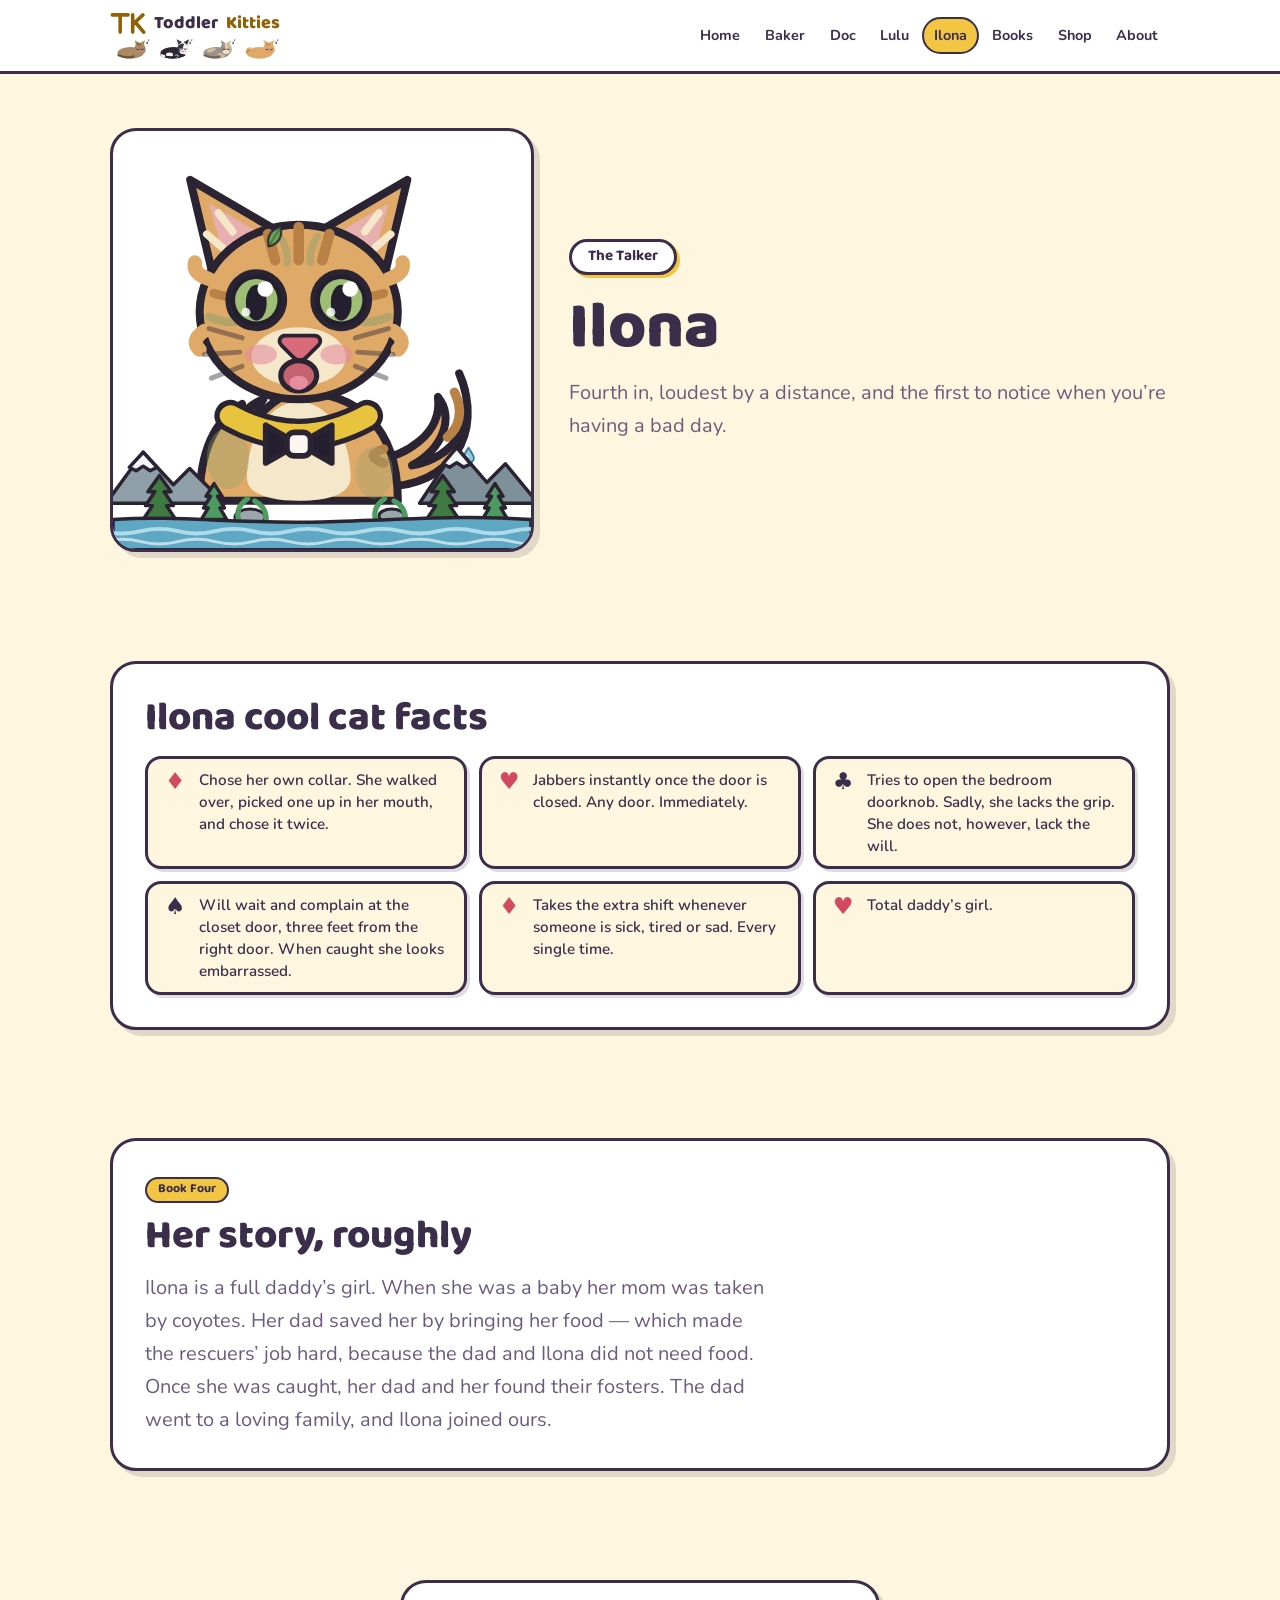
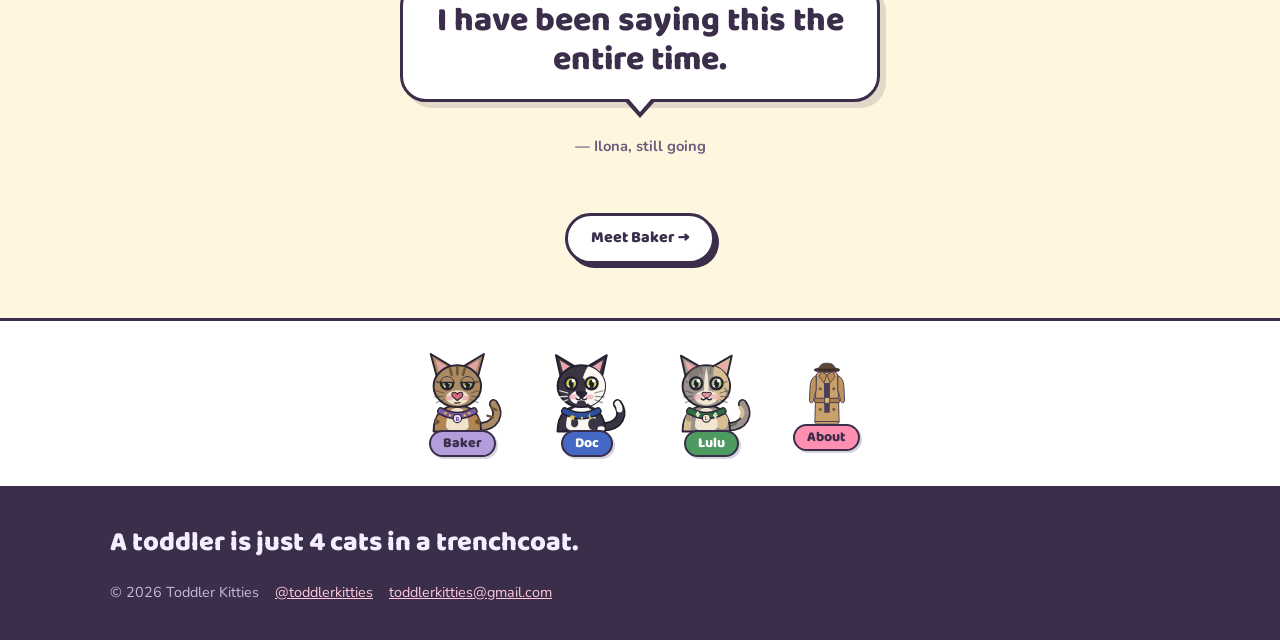
<file: ilona.html>
<!DOCTYPE html>
<html lang="en">
<head>
<meta charset="utf-8">
<meta name="viewport" content="width=device-width, initial-scale=1">
<title>Ilona — Toddler Kitties</title>
<meta name="description" content="Ilona, The Talker. Fourth in, loudest by a distance, and the first to notice when you&rsquo;re having a bad day.">
<link rel="canonical" href="https://toddlerkitties.com/ilona.html">
<meta name="keywords" content="toddler kitties, toddlerkitties, toddler kitties com, cute cats for kids, 4 cats in a trenchcoat">
<meta property="og:locale" content="en_US">
<meta property="og:type" content="website">
<meta property="og:site_name" content="Toddler Kitties">
<meta property="og:title" content="Ilona — Toddler Kitties">
<meta property="og:description" content="Ilona, The Talker. Fourth in, loudest by a distance, and the first to notice when you&rsquo;re having a bad day.">
<meta property="og:url" content="https://toddlerkitties.com/ilona.html">
<meta name="twitter:card" content="summary_large_image">
<link rel="icon" href="[data-uri]" type="image/svg+xml">
<link rel="preconnect" href="https://fonts.googleapis.com"><link rel="preconnect" href="https://fonts.gstatic.com" crossorigin><link rel="stylesheet" href="https://fonts.googleapis.com/css2?family=Baloo+2:wght@500;700;800&family=Nunito:ital,wght@0,400;0,600;0,700;1,400&display=swap">
<style>/* ==========================================================================
   Toddler Kitties
   Sticker-storybook theme: chunky outlines, hard offset shadows, rounded type.
   Every page can take on one cat's colour via body[data-theme].
   ========================================================================== */

:root{
  --ink:      #3B2E4A;
  --ink-soft: #6B5C7D;
  --outline:  #3B2E4A;
  --card:     #FFFFFF;
  --page-bg:  #F4EFFF;
  --pink:     #FF8FB1;

  --accent:     var(--pink);
  --accent-ink: #C2456E;

  --shadow: 6px 6px 0 rgba(59,46,74,.15);

  --wrap: 1060px;
  --gut:  clamp(1.1rem, 4vw, 2.5rem);
  --r:    26px;
}

body[data-theme="baker"]{ --page-bg:#EDE7FA; --accent:#B39DDB; --accent-ink:#6A4A9C; }
body[data-theme="doc"]  { --page-bg:#EFF3FF; --accent:#4468C4; --accent-ink:#33509E; }
body[data-theme="lulu"] { --page-bg:#EAF7EF; --accent:#4E9B62; --accent-ink:#337A48; }
body[data-theme="ilona"]{ --page-bg:#FFF6DF; --accent:#F2C542; --accent-ink:#8F6206; }

*,*::before,*::after{ box-sizing:border-box; }
html{ -webkit-text-size-adjust:100%; scroll-behavior:smooth; }
@media (prefers-reduced-motion:reduce){ html{ scroll-behavior:auto; } }

body{
  margin:0;
  background:var(--page-bg);
  color:var(--ink);
  font-family:"Nunito","Segoe UI",system-ui,sans-serif;
  font-size:clamp(1rem,.96rem + .2vw,1.08rem);
  line-height:1.65;
  overflow-x:hidden;
}
img,svg{ max-width:100%; }
a{ color:inherit; }
p{ margin:0 0 1rem; text-wrap:pretty; }
p:last-child{ margin-bottom:0; }

h1,h2,h3,.logo,.btn,.pill,.cat-label,.eyebrow,.bubble{
  font-family:"Baloo 2","Nunito",system-ui,sans-serif;
  font-weight:800;
}
h1,h2,h3{ margin:0; line-height:1.1; text-wrap:balance; }
h1{ font-size:clamp(2.3rem,1.4rem + 4.4vw,4.1rem); }
h2{ font-size:clamp(1.7rem,1.2rem + 2vw,2.5rem); }
h3{ font-size:clamp(1.2rem,1.05rem + .7vw,1.5rem); }

.eyebrow{
  display:inline-block; font-weight:700;
  font-size:clamp(.8rem,.75rem + .3vw,.95rem);
  background:var(--card); color:var(--ink);
  border:3px solid var(--outline); border-radius:999px;
  padding:.15rem 1rem; margin-bottom:1.1rem;
  box-shadow:3px 3px 0 var(--accent);
}
.lede{ font-size:clamp(1.05rem,1rem + .5vw,1.25rem); color:var(--ink-soft); max-width:52ch; }
.center{ text-align:center; }
.center .lede{ margin-inline:auto; }
.accent{ color:var(--accent-ink); }

.wrap{ width:min(100% - (var(--gut) * 2), var(--wrap)); margin-inline:auto; }
section{ padding-block:clamp(2.2rem,5vw,3.4rem); }

.skip{ position:absolute; left:-9999px; background:var(--ink); color:#fff; padding:.7rem 1rem; z-index:99; }
.skip:focus{ left:.5rem; top:.5rem; }
:focus-visible{ outline:3px solid var(--accent-ink); outline-offset:3px; border-radius:6px; }

/* ---------- header ------------------------------------------------------- */

header{ background:var(--card); border-bottom:3px solid var(--outline); position:sticky; top:0; z-index:30; }
.nav-inner{ display:flex; align-items:center; gap:1rem; flex-wrap:wrap; padding-block:.65rem; }
.brandbox{ display:flex; flex-direction:column; gap:1px; margin-right:auto; }
.logo{ display:flex; align-items:center; gap:.5rem; font-size:1.12rem; text-decoration:none; line-height:1; }
.logo-sleep{ display:flex; gap:5px; align-items:flex-end; padding-left:3px; }
.logo-sleep svg{ width:38px; height:22px; display:block; }
@media (max-width:430px){ .logo-sleep svg{ width:30px; height:18px; } }
.logo svg{ width:36px; height:27px; flex:none; color:var(--accent-ink); }
.logo span{ color:var(--accent-ink); }
header nav{ display:flex; gap:.1rem; flex-wrap:wrap; }
header nav a{ text-decoration:none; font-weight:700; font-size:.9rem; padding:.3rem .6rem; border-radius:999px; border:2px solid transparent; }
header nav a:hover{ border-color:var(--outline); }
header nav a.active{ background:var(--accent); border-color:var(--outline); }

/* ---------- panels + buttons --------------------------------------------- */

.panel{
  background:var(--card); border:3px solid var(--outline); border-radius:var(--r);
  box-shadow:var(--shadow); padding:clamp(1.3rem,3vw,2rem);
}
.hero{ padding-block:clamp(2.2rem,6vw,4rem) clamp(1.4rem,3vw,2.2rem); }

.btn{
  display:inline-block; text-decoration:none; cursor:pointer;
  background:var(--accent); color:var(--ink);
  border:3px solid var(--outline); border-radius:999px;
  padding:.6rem 1.4rem; font-size:1rem;
  box-shadow:4px 4px 0 var(--outline);
  transition:transform .12s ease, box-shadow .12s ease;
}
.btn:hover{ transform:translate(2px,2px); box-shadow:2px 2px 0 var(--outline); }
.btn:active{ transform:translate(4px,4px); box-shadow:0 0 0 var(--outline); }
.btn-ghost{ background:var(--card); }

.pill{ display:inline-block; font-size:.78rem; font-weight:700; background:var(--accent);
  border:2px solid var(--outline); border-radius:999px; padding:.05rem .7rem; }
.pill-soon{ background:var(--card); color:var(--ink-soft); }

/* ---------- crew cards --------------------------------------------------- */

.card-grid{ display:grid; gap:clamp(1.1rem,2.5vw,1.5rem); grid-template-columns:repeat(auto-fit,minmax(215px,1fr)); }
.card{ display:block; text-decoration:none; color:inherit; text-align:center;
  transition:transform .18s cubic-bezier(.2,.8,.3,1), box-shadow .18s ease; }
.card:hover,.card:focus-visible{ transform:translateY(-6px); box-shadow:6px 6px 0 var(--accent); }
.card .art{ width:132px; height:132px; margin:0 auto .4rem; display:block; }
.card h3{ margin-bottom:.15rem; }
.card .role{ font-weight:800; color:var(--accent-ink); font-size:.9rem; display:block; margin-bottom:.5rem; }
.card p{ font-size:.94rem; color:var(--ink-soft); margin:0; }
.card-baker{ --accent:#B39DDB; --accent-ink:#6A4A9C; }
.card-doc  { --accent:#4468C4; --accent-ink:#33509E; }
.card-lulu { --accent:#4E9B62; --accent-ink:#337A48; }
.card-ilona{ --accent:#F2C542; --accent-ink:#8F6206; }

/* ---------- explore ------------------------------------------------------ */

.trio{ display:grid; gap:clamp(1.1rem,2.5vw,1.5rem); grid-template-columns:repeat(auto-fit,minmax(230px,1fr)); }
.trio .panel{ text-decoration:none; color:inherit; transition:transform .18s ease, box-shadow .18s ease; }
.trio .panel:hover{ transform:translateY(-6px); box-shadow:6px 6px 0 var(--accent); }
.ico{ width:46px; height:46px; color:var(--accent-ink); display:block; margin-bottom:.6rem; }
.trio h3{ margin-bottom:.3rem; }
.trio p{ color:var(--ink-soft); font-size:.95rem; }

/* ---------- cat page ----------------------------------------------------- */

.meet{ display:grid; gap:clamp(1.4rem,3vw,2.2rem); grid-template-columns:1fr; align-items:center; }
@media (min-width:800px){ .meet{ grid-template-columns:minmax(0,40%) minmax(0,1fr); } }
.stage{
  position:relative; overflow:hidden; background:var(--card);
  border:3px solid var(--outline); border-radius:var(--r); box-shadow:var(--shadow);
  aspect-ratio:1/1; display:grid; place-items:center; padding:7%;
}
.stage__cat{ width:100%; height:100%; position:relative; z-index:2; }
.crit{ position:absolute; left:0; top:0; pointer-events:none; z-index:3; will-change:transform,opacity; }
.laser{ width:11px; height:11px; border-radius:50%; background:#FF3B2E; box-shadow:0 0 10px 4px rgba(255,59,46,.5); z-index:4; }
.pom{ width:20px; height:20px; border-radius:50%; background:radial-gradient(circle at 34% 32%, #fff, #FF7FB0 46%, #D1497F); box-shadow:0 0 10px rgba(255,127,176,.75); transition:opacity .35s ease; }
.spark{ width:5px; height:5px; background:#FFF3B0; border-radius:50%; box-shadow:0 0 6px #FFE066; }
.stage-garden{ position:absolute; left:0; right:0; bottom:-1px; width:100%; height:auto; z-index:4; pointer-events:none; }
@keyframes tkSway{ 0%,100%{ transform:rotate(-2.4deg); } 50%{ transform:rotate(2.4deg); } }
.gdn-sway{ animation:tkSway 4.2s ease-in-out infinite; }
.gdn-1{ transform-origin:44px 88px; }
.gdn-2{ transform-origin:104px 88px; animation-duration:5.1s; animation-delay:-.8s; }
.gdn-3{ transform-origin:258px 88px; animation-duration:4.6s; animation-delay:-2.1s; }
.gdn-4{ transform-origin:320px 88px; animation-duration:5.6s; animation-delay:-1.4s; }
@keyframes tkFlow{ from{ transform:translateX(0); } to{ transform:translateX(-64px); } }
.mtn-flow{ animation:tkFlow 3.4s linear infinite; }
.mtn-flow-2{ animation-duration:5s; }
.crown{ z-index:6; height:auto; }
.crown svg{ width:100%; height:auto; display:block; }
.mouse{ z-index:5; filter:drop-shadow(1px 2px 0 rgba(59,46,74,.22)); }
@keyframes tkFlap{ 0%,100%{ transform:rotate(-18deg); } 50%{ transform:rotate(26deg); } }
.bird .bw{ transform-origin:17px 13px; animation:tkFlap .32s ease-in-out infinite; }
.bird{ z-index:5; filter:drop-shadow(1px 2px 0 rgba(59,46,74,.22)); }
.bk-paw{ z-index:4; filter:drop-shadow(1px 2px 0 rgba(59,46,74,.25)); }
.pointer{ z-index:5; filter:drop-shadow(1px 2px 0 rgba(59,46,74,.28)); }

.tally{ list-style:none; margin:0; padding:0; }
.tally li{ display:grid; grid-template-columns:1.5rem 1fr; gap:.7rem; padding:.55rem 0;
  border-bottom:2px dotted rgba(59,46,74,.18); }
.tally li:last-child{ border-bottom:0; }
.tally li::before{ content:""; width:15px; height:15px; margin-top:.45rem; border-radius:50%;
  background:var(--accent); border:2px solid var(--outline); }

.facts{ list-style:none; margin:0; padding:0; display:grid; gap:.75rem;
  grid-template-columns:repeat(auto-fit,minmax(250px,1fr)); }
.facts li{ display:grid; grid-template-columns:1.7rem 1fr; align-items:start; gap:.65rem;
  background:var(--page-bg); border:3px solid var(--outline); border-radius:16px;
  padding:.6rem .85rem; box-shadow:3px 3px 0 rgba(59,46,74,.16);
  font-weight:600; font-size:.95rem; line-height:1.45; }
.facts .suit{ font-size:1.45rem; line-height:1.15; text-align:center; }
.facts .s-red{ color:#D14A5E; }
.facts .s-blk{ color:var(--ink); }
.facts .s-pink{ color:#E4708F; }
.facts .s-green{ color:#337A48; }
.facts .s-purple{ color:#7E5BA6; }

.says{ text-align:center; }
.bubble{
  position:relative; display:inline-block; max-width:24ch; margin:0 auto;
  background:var(--card); border:3px solid var(--outline); border-radius:var(--r);
  box-shadow:var(--shadow); padding:1.2rem 1.6rem;
  font-size:clamp(1.3rem,1rem + 2vw,2.1rem); line-height:1.16;
}
.bubble::before,.bubble::after{ content:""; position:absolute; left:50%; width:0; height:0; }
.bubble::before{ bottom:-19px; transform:translateX(-50%); border-left:17px solid transparent; border-right:17px solid transparent; border-top:19px solid var(--outline); }
.bubble::after{ bottom:-13px; transform:translateX(-50%); border-left:13px solid transparent; border-right:13px solid transparent; border-top:15px solid var(--card); }
.says .who{ display:block; margin-top:2rem; font-weight:700; color:var(--ink-soft); font-size:.92rem; }

/* ---------- books -------------------------------------------------------- */

.books{ display:grid; gap:clamp(1.1rem,2.5vw,1.5rem); grid-template-columns:repeat(auto-fit,minmax(265px,1fr)); }
.book{ display:grid; grid-template-columns:92px 1fr; gap:1rem; align-items:start; }
.book .art{ width:92px; height:92px; }
.book .num{ display:block; font-weight:800; color:var(--accent-ink); font-size:.85rem; }
.book h3{ margin:.1rem 0 .35rem; }
.book p{ font-size:.94rem; color:var(--ink-soft); margin:0 0 .7rem; }
.book-wide{ grid-column:1/-1; }
@media (max-width:420px){ .book{ grid-template-columns:1fr; } }

/* ---------- signup ------------------------------------------------------- */

.signup{ max-width:660px; margin-inline:auto; text-align:center; }
.signup form{ display:flex; gap:.7rem; flex-wrap:wrap; justify-content:center; margin-top:1.2rem; }
.signup input[type="email"]{ flex:1 1 16rem; min-width:0; font:inherit; font-size:1rem;
  padding:.6rem 1rem; color:var(--ink); background:#fff;
  border:3px solid var(--outline); border-radius:999px; }
.signup input::placeholder{ color:#8E82A0; }
.signup .fine{ font-size:.9rem; color:var(--ink-soft); margin-top:.9rem; }
.signup__note{ font-weight:700; color:var(--accent-ink); margin-top:.8rem; min-height:1.2em; }
.hp{ position:absolute; left:-9999px; opacity:0; height:0; width:0; }

/* ---------- trenchcoat (about page only) --------------------------------- */

.coat-bit{ text-align:center; padding-block:clamp(2rem,5vw,3.2rem); }
.coat{ width:min(64vw,250px); height:auto; }
.coat-bit .cap{ font-weight:700; color:var(--ink-soft); margin-top:1rem; }
@keyframes tkWobble{ 0%,100%{ transform:rotate(-1.1deg); } 50%{ transform:rotate(1.1deg) translateY(-5px); } }
@keyframes tkHat{ 0%,100%{ transform:translateY(0) rotate(3deg); } 50%{ transform:translateY(-6px) rotate(-2deg); } }
.coat-anim{ transform-origin:160px 440px; animation:tkWobble 5.5s ease-in-out infinite; }
.hat-anim{ transform-origin:160px 118px; animation:tkHat 5.5s ease-in-out infinite; }

/* ---------- cat menu ----------------------------------------------------- */

.cat-menu{ border-top:3px solid var(--outline); background:var(--card); padding-block:1.5rem; }
.cat-row{ display:flex; justify-content:center; gap:clamp(.3rem,3vw,1.8rem); flex-wrap:wrap; }
.cat-item{ display:flex; flex-direction:column; align-items:center; text-decoration:none; color:var(--ink);
  padding:.3rem; transition:transform .28s cubic-bezier(.2,.8,.3,1); }
.cat-item:hover,.cat-item:focus-visible{ transform:translateY(-10px) rotate(-4deg); }
.cat-item svg{ width:clamp(62px,15vw,86px); height:clamp(62px,15vw,86px); display:block; }
.cat-label{ font-size:clamp(12px,2vw,14px); background:var(--accent);
  border:2px solid var(--outline); border-radius:999px; padding:0 12px; margin-top:-6px;
  box-shadow:2px 2px 0 rgba(59,46,74,.2); }
.ci-coat .coat-mini{ width:clamp(40px,9vw,54px); height:auto; display:block; margin:0 auto; }
.ci-coat .cat-label{ background:var(--pink); }
.ci-baker .cat-label{ background:#B39DDB; }
.ci-doc   .cat-label{ background:#4468C4; color:#fff; }
.ci-lulu  .cat-label{ background:#4E9B62; color:#fff; }
.ci-ilona .cat-label{ background:#F2C542; }

/* ---------- footer ------------------------------------------------------- */

footer{ background:var(--ink); color:#F4EFFF; padding-block:2.2rem; }
footer a{ color:#FFC9DA; }
.foot-motto{ font-family:"Baloo 2",sans-serif; font-weight:800; font-size:clamp(1.1rem,1rem + 1.2vw,1.7rem); margin:0 0 .9rem; }
.foot-meta{ font-size:.9rem; color:#C6BCD6; display:flex; gap:1rem; flex-wrap:wrap; }

/* ---------- splash + 404 ------------------------------------------------- */

.splash{ min-height:100svh; display:grid; place-items:center; text-align:center; padding:2rem var(--gut); }
.splash-in{ display:grid; justify-items:center; gap:1.1rem; }
.peek-row{ display:flex; gap:6px; justify-content:center; align-items:flex-end; flex-wrap:wrap; }
.peek-row svg{ width:clamp(66px,17vw,112px); height:clamp(66px,17vw,112px); }
.peek-row svg:nth-child(odd){ transform:translateY(8px) rotate(-4deg); }
.peek-row svg:nth-child(even){ transform:rotate(4deg); }
.oops{ min-height:82svh; display:grid; place-items:center; text-align:center; }
.oops-in{ display:grid; justify-items:center; gap:.9rem; width:100%; }
.oops .nf-scene{ width:min(94vw,760px); height:auto; margin-bottom:.4rem; }
.oops h1{ font-size:clamp(2rem,1.3rem + 3.4vw,3.2rem); }
.oops .lede{ max-width:46ch; }
.nf-door{ cursor:pointer; }
.nf-door > rect, .nf-door > text, .nf-door > g{ transition:transform .18s ease; }
.nf-door:hover > rect, .nf-door:hover > text, .nf-door:hover > g{ transform:translateY(-4px); }
.nf-door:focus-visible{ outline:3px solid var(--pink); outline-offset:4px; border-radius:10px; }

/* ---------- page turn ----------------------------------------------------- */

@media (prefers-reduced-motion:no-preference){
  @keyframes pageIn{ from{ opacity:0; transform:translateY(12px); } to{ opacity:1; transform:none; } }
  main{ animation:pageIn .45s cubic-bezier(.2,.7,.3,1) both; }
  body.leaving main{ opacity:0; transform:translateY(-10px);
    transition:opacity .2s ease, transform .2s ease; animation:none; }
  body.leaving header, body.leaving .cat-menu, body.leaving footer{ opacity:.55; transition:opacity .2s ease; }
}

/* ---------- reveal ------------------------------------------------------- */

.rv{ opacity:0; transform:translateY(14px); transition:opacity .5s ease, transform .5s cubic-bezier(.2,.8,.3,1); }
.rv.is-in{ opacity:1; transform:none; }
.rv-fade{ opacity:0; transition:opacity .55s ease; }
.rv-fade.is-in{ opacity:1; }

@media (prefers-reduced-motion:reduce){
  .rv,.rv-fade{ opacity:1; transform:none; transition:none; }
  .crit{ display:none !important; }
  *{ animation:none !important; transition:none !important; }
}
</style>
</head>
<body data-theme="ilona">
<a class="skip" href="#main">Skip to content</a>
<svg xmlns="http://www.w3.org/2000/svg" width="0" height="0" style="position:absolute" aria-hidden="true" focusable="false">

  <!-- ============ BAKER — B1 — grey-brown tabby, heart nose, tall sassy ears,
       half-lidded and entirely unimpressed ============ -->
  <symbol id="tk-baker" viewBox="-6 -6 152 152">
    <g>
      <!-- tail -->
      <g class="tk-tail" data-o="98 130">
        <path d="M98 130 C128 129 137 108 124 89" fill="none" stroke="#2A2432" stroke-width="16.5" stroke-linecap="round"/>
        <path d="M98 130 C128 129 137 108 124 89" fill="none" stroke="#A98A63" stroke-width="10.5" stroke-linecap="round"/>
        <path d="M120 96 l9 4 M113 110 l10 3" stroke="#6E5537" stroke-width="4" stroke-linecap="round"/>
      </g>

      <!-- body -->
      <path d="M18 138 C18 106 36 92 60 92 C84 92 102 106 102 138 Z" fill="#A98A63" stroke="#2A2432" stroke-width="3.4" stroke-linejoin="round"/>
      <path d="M60 96 C72 96 80 112 80 128 C80 135 72 138 60 138 C48 138 40 135 40 128 C40 112 48 96 60 96 Z" fill="#F0E2CB"/>
      <ellipse cx="30" cy="122" rx="10" ry="13" fill="#BC8443" opacity=".55"/>
      <ellipse cx="90" cy="122" rx="10" ry="13" fill="#BC8443" opacity=".55"/>
      <path d="M22 118 q10 3 0 6 M98 118 q-10 3 0 6" stroke="#6E5537" stroke-width="4" stroke-linecap="round" fill="none"/>

      <!-- collar: purple, on the chest, with her B -->
      <path d="M31 102 Q60 118 89 102" fill="none" stroke="#2A2432" stroke-width="13.5" stroke-linecap="round"/>
      <path d="M31 102 Q60 118 89 102" fill="none" stroke="#7E5BA6" stroke-width="9" stroke-linecap="round"/>
      <g fill="#E8C33D">
        <circle cx="39" cy="105.6" r="2.1"/><circle cx="47" cy="109.6" r="2.1"/>
        <circle cx="73" cy="109.6" r="2.1"/><circle cx="81" cy="105.6" r="2.1"/>
      </g>
      <circle cx="60" cy="115" r="7.4" fill="#E8DAF6" stroke="#2A2432" stroke-width="2"/>
      <text x="60" y="119" text-anchor="middle" font-family="monospace" font-size="10" font-weight="700" fill="#5B3E82">B</text>

      <!-- tall, pointed, sassy ears -->
      <path d="M25 46 L13 1 L56 27 Z" fill="#A98A63" stroke="#2A2432" stroke-width="3.4" stroke-linejoin="round"/>
      <path d="M95 46 L107 1 L64 27 Z" fill="#A98A63" stroke="#2A2432" stroke-width="3.4" stroke-linejoin="round"/>
      <path d="M30 40 L21 11 L47 26 Z" fill="#E5A3A9"/>
      <path d="M90 40 L99 11 L73 26 Z" fill="#E5A3A9"/>

      <!-- head -->
      <ellipse cx="60" cy="58" rx="42" ry="37" fill="#A98A63" stroke="#2A2432" stroke-width="3.4"/>
      <path d="M60 24 v13 M47 27 l3 11 M73 27 l-3 11" stroke="#6E5537" stroke-width="4.5" stroke-linecap="round"/>
      <path d="M24 50 q9 3 14 0 M96 50 q-9 3 -14 0" stroke="#6E5537" stroke-width="3.8" stroke-linecap="round" fill="none"/>
      <path d="M22 62 q9 4 14 1 M98 62 q-9 4 -14 1" stroke="#BC8443" stroke-width="4" stroke-linecap="round" fill="none" opacity=".7"/>
      <ellipse cx="60" cy="78" rx="20" ry="13" fill="#F0E2CB"/>

      <!-- eyes, half-lidded on purpose -->
      <circle cx="42" cy="53" r="11.6" fill="#241F2E" stroke="#2A2432" stroke-width="2.2"/>
      <circle cx="78" cy="53" r="11.6" fill="#241F2E" stroke="#2A2432" stroke-width="2.2"/>
      <circle cx="42" cy="53" r="8.6" fill="#93B25E"/>
      <circle cx="78" cy="53" r="8.6" fill="#93B25E"/>
      <g class="bk-pupils">
        <ellipse cx="42" cy="55" rx="4.2" ry="6.6" fill="#241F2E"/>
        <ellipse cx="78" cy="55" rx="4.2" ry="6.6" fill="#241F2E"/>
        <circle cx="45.6" cy="51" r="2.8" fill="#FFFFFF"/>
        <circle cx="81.6" cy="51" r="2.8" fill="#FFFFFF"/>
        <circle cx="38" cy="58.5" r="1.7" fill="#FFFFFF" opacity=".8"/>
        <circle cx="74" cy="58.5" r="1.7" fill="#FFFFFF" opacity=".8"/>
      </g>
      <!-- the lids -->
      <path d="M30.6 51 A11.6 11.6 0 0 1 53.4 51 Z" fill="#A98A63"/>
      <path d="M66.6 51 A11.6 11.6 0 0 1 89.4 51 Z" fill="#A98A63"/>
      <path d="M30.2 51.4 H53.8 M66.2 51.4 H89.8" stroke="#2A2432" stroke-width="2.8" stroke-linecap="round"/>

      <!-- the heart nose, and it is not up for discussion -->
      <path d="M60 72 C56.6 67 50.2 68 50.2 72.5 C50.2 77.2 56.6 79.8 60 83.5 C63.4 79.8 69.8 77.2 69.8 72.5 C69.8 68 63.4 67 60 72 Z"
            fill="#D96A7A" stroke="#2A2432" stroke-width="1.8" stroke-linejoin="round"/>
      <!-- the smirk. One side only. -->
      <path d="M55.5 87.4 C58.2 87.9 61.4 87.8 64.5 87" stroke="#2A2432" stroke-width="2.3" stroke-linecap="round" fill="none"/>

      <!-- blush + whiskers -->
      <ellipse cx="45" cy="79" rx="6.6" ry="4" fill="#E58EA0" opacity=".55"/>
      <ellipse cx="75" cy="79" rx="6.6" ry="4" fill="#E58EA0" opacity=".55"/>
      <path d="M36 70 l-14 -4 M35 76 l-15 1 M36 82 l-13 5 M84 70 l14 -4 M85 76 l15 1 M84 82 l13 5"
            stroke="#2A2432" stroke-width="2.1" stroke-linecap="round" opacity=".42"/>
    </g>
  </symbol>

  <!-- ============ DOC — D2 — black-and-white cow pattern, huge ears, moon-and-stars collar
       Sticker style: chunky ink outline, big shiny eyes, blush, toe beans.
       Markings traced from photo: black base, asymmetric white blaze weighted to HIS left
       (viewer's right), black nose-bridge band, white muzzle, dark chin patch. ============ -->
  <symbol id="tk-doc" viewBox="-6 -6 152 152">
    <g>
      <!-- tail: black with a white tip -->
      <g class="tk-tail" data-o="98 130">
        <path d="M98 130 C128 129 137 108 124 89" fill="none" stroke="#221E2C" stroke-width="16.5" stroke-linecap="round"/>
        <path d="M98 130 C128 129 137 108 124 89" fill="none" stroke="#3A3542" stroke-width="10.5" stroke-linecap="round"/>
        <path d="M127.5 99 C127.5 95 126 91.5 124 89" fill="none" stroke="#FBF8F3" stroke-width="10.5" stroke-linecap="round"/>
      </g>

      <!-- body -->
      <path d="M18 138 C18 106 36 92 60 92 C84 92 102 106 102 138 Z" fill="#3A3542" stroke="#221E2C" stroke-width="3.4" stroke-linejoin="round"/>
      <!-- big white chest: broad bib, black patches sitting on it, white mitten on the far paw -->
      <path d="M60 93 C79 93 87 110 87 128 C87 136 75 138 60 138 C45 138 33 136 33 128 C33 110 41 93 60 93 Z" fill="#FBF8F3"/>
      <path d="M48 111 C53.5 115 56 122 53.5 127 C51 132 44.5 132 42.5 127 C40.5 122 43 115 48 111 Z" fill="#3A3542"/>
      <ellipse cx="81" cy="125" rx="9" ry="11" fill="#3A3542"/>
      <ellipse cx="95" cy="133" rx="6.5" ry="4.4" fill="#FBF8F3"/>

      <!-- collar: navy, on the chest, moon and stars -->
      <path d="M31 102 Q60 118 89 102" fill="none" stroke="#221E2C" stroke-width="13.5" stroke-linecap="round"/>
      <path d="M31 102 Q60 118 89 102" fill="none" stroke="#2E4E9E" stroke-width="9" stroke-linecap="round"/>
      <path d="M44 107.5 l1.7 3.8 4.1 .4 -3.1 2.8 .9 4 -3.6 -2.1 -3.6 2.1 .9 -4 -3.1 -2.8 4.1 -.4 Z" fill="#F0CB4A"/>
      <path d="M77.5 106 a4.8 4.8 0 1 0 3.8 7.7 a3.8 3.8 0 1 1 -3.8 -7.7 Z" fill="#F0CB4A"/>
      <circle cx="61" cy="114" r="2" fill="#F0CB4A"/>

      <!-- ears (very large, upright) -->
      <path d="M24 44 L15 3 L55 27 Z" fill="#3A3542" stroke="#221E2C" stroke-width="3.4" stroke-linejoin="round"/>
      <path d="M96 44 L105 3 L65 27 Z" fill="#3A3542" stroke="#221E2C" stroke-width="3.4" stroke-linejoin="round"/>
      <path d="M29 38 L22 12 L46 27 Z" fill="#E8A7AE"/>
      <path d="M91 38 L98 12 L74 27 Z" fill="#E8A7AE"/>

      <!-- head -->
      <ellipse cx="60" cy="58" rx="42" ry="37" fill="#3A3542" stroke="#221E2C" stroke-width="3.4"/>
      <!-- the white side of his face: wedge down the forehead, whole cheek below it -->
      <path d="M72 22.6 A42 37 0 0 1 76 92.2 C66 84 58 70 60 54 C62 42 67 30 72 22.6 Z" fill="#FBF8F3"/>
      <!-- white muzzle -->
      <ellipse cx="60" cy="78" rx="20" ry="13" fill="#FBF8F3"/>
      <!-- black band down the nose bridge -->
      <path d="M49 44 C47 56 49 68 54 74 L66 74 C69 66 68 54 65 44 Z" fill="#3A3542"/>
      <!-- dark chin patch -->
      <path d="M60 83 C65 83 68.5 86 68.5 89 C68.5 92.4 64.5 94 60 94 C55.5 94 51.5 92.4 51.5 89 C51.5 86 55 83 60 83 Z" fill="#3A3542"/>
      <!-- nose -->
      <path d="M53 68 h14 c2.7 0 3.7 2.5 2 4.3 l-5.6 5.6 c-1.7 1.7 -4.1 1.7 -5.8 0 l-5.6 -5.6 c-1.7 -1.8 -.7 -4.3 2 -4.3 Z" fill="#2A2633" stroke="#221E2C" stroke-width="1.6" stroke-linejoin="round"/>
      <!-- easy little grin -->
      <path d="M60 78.6 q-5 5.6 -9.5 1.2 M60 78.6 q5 5.6 9.5 1.2" stroke="#221E2C" stroke-width="2.6" stroke-linecap="round" fill="none"/>

      <!-- big shiny eyes, yellow-green -->
      <circle cx="42" cy="53" r="11.6" fill="#241F2E" stroke="#221E2C" stroke-width="2.2"/>
      <circle cx="78" cy="53" r="11.6" fill="#241F2E" stroke="#221E2C" stroke-width="2.2"/>
      <circle cx="42" cy="53" r="8.6" fill="#C9D64E"/>
      <circle cx="78" cy="53" r="8.6" fill="#C9D64E"/>
      <g class="dc-pupils">
        <ellipse cx="42" cy="54" rx="4.4" ry="7.4" fill="#241F2E"/>
        <ellipse cx="78" cy="54" rx="4.4" ry="7.4" fill="#241F2E"/>
        <circle cx="45.8" cy="48.4" r="3.2" fill="#FFFFFF"/>
        <circle cx="81.8" cy="48.4" r="3.2" fill="#FFFFFF"/>
        <circle cx="37.8" cy="58" r="1.8" fill="#FFFFFF" opacity=".8"/>
        <circle cx="73.8" cy="58" r="1.8" fill="#FFFFFF" opacity=".8"/>
      </g>

      <!-- blush -->
      <ellipse cx="45" cy="77" rx="7" ry="4.2" fill="#F0A8B4" opacity=".7"/>
      <ellipse cx="75" cy="77" rx="7" ry="4.2" fill="#F0A8B4" opacity=".7"/>
      <!-- whiskers: light over the black side, ink over the white side -->
      <path d="M36 70 l-14 -4 M35 76 l-15 1 M36 82 l-13 5" stroke="#FBF8F3" stroke-width="2.2" stroke-linecap="round" opacity=".9"/>
      <path d="M84 70 l14 -4 M85 76 l15 1 M84 82 l13 5" stroke="#221E2C" stroke-width="2.2" stroke-linecap="round" opacity=".5"/>
    </g>
  </symbol>

  <!-- ============ LULU — L3 — dilute tortie: soft grey base, warm cream brindling,
       cream stripe down the nose, pink paw pads, green daisy collar ============ -->
  <symbol id="tk-lulu" viewBox="-6 -6 152 152">
    <g>
      <!-- tail -->
      <g class="tk-tail" data-o="98 130">
        <path d="M98 130 C128 129 137 108 124 89" fill="none" stroke="#2A2432" stroke-width="16.5" stroke-linecap="round"/>
        <path d="M98 130 C128 129 137 108 124 89" fill="none" stroke="#9A928C" stroke-width="10.5" stroke-linecap="round"/>
        <path d="M120 96 c5 5 5 11 2 15" fill="none" stroke="#D8BE95" stroke-width="7" stroke-linecap="round"/>
        <path d="M104 128 c4 -1 7 -3 9 -5" fill="none" stroke="#6F6862" stroke-width="4" stroke-linecap="round"/>
      </g>

      <!-- body -->
      <path d="M18 138 C18 106 36 92 60 92 C84 92 102 106 102 138 Z" fill="#9A928C" stroke="#2A2432" stroke-width="3.4" stroke-linejoin="round"/>
      <!-- warm brindle patches, low contrast -->
      <path d="M20 136 C20 116 26 102 38 96 C36 110 32 124 32 136 Z" fill="#D8BE95"/>
      <ellipse cx="88" cy="120" rx="11" ry="14" fill="#D8BE95"/>
      <ellipse cx="30" cy="112" rx="7" ry="9" fill="#6F6862" opacity=".45"/>
      <!-- cream chest + belly -->
      <path d="M60 96 C72 96 80 112 80 128 C80 135 72 138 60 138 C48 138 40 135 40 128 C40 112 48 96 60 96 Z" fill="#F2E6D2"/>

      <!-- collar: green with white daisies, on the chest -->
      <path d="M31 102 Q60 118 89 102" fill="none" stroke="#2A2432" stroke-width="13.5" stroke-linecap="round"/>
      <path d="M31 102 Q60 118 89 102" fill="none" stroke="#2F6B44" stroke-width="9" stroke-linecap="round"/>
      <g fill="#FFFFFF">
        <circle cx="43" cy="107.6" r="2"/><circle cx="46.8" cy="107.6" r="2"/><circle cx="44.9" cy="104.6" r="2"/><circle cx="44.9" cy="110.6" r="2"/>
        <circle cx="74" cy="109.6" r="2"/><circle cx="77.8" cy="109.6" r="2"/><circle cx="75.9" cy="106.6" r="2"/><circle cx="75.9" cy="112.6" r="2"/>
      </g>
      <circle cx="44.9" cy="107.6" r="1.8" fill="#E8C33D"/>
      <circle cx="75.9" cy="109.6" r="1.8" fill="#E8C33D"/>
      <circle cx="60" cy="114.5" r="7" fill="#F2E6D2" stroke="#2A2432" stroke-width="2"/>
      <text x="60" y="118.4" text-anchor="middle" font-family="monospace" font-size="9.5" font-weight="700" fill="#2F6B44">L</text>

      <!-- ears -->
      <path d="M24 44 L15 4 L55 27 Z" fill="#9A928C" stroke="#2A2432" stroke-width="3.4" stroke-linejoin="round"/>
      <path d="M96 44 L105 4 L65 27 Z" fill="#D8BE95" stroke="#2A2432" stroke-width="3.4" stroke-linejoin="round"/>
      <path d="M29 38 L22 13 L46 27 Z" fill="#EEA9AF"/>
      <path d="M91 38 L98 13 L74 27 Z" fill="#EEA9AF"/>

      <!-- head -->
      <ellipse cx="60" cy="58" rx="42" ry="37" fill="#9A928C" stroke="#2A2432" stroke-width="3.4"/>
      <!-- soft tortie brindling: warm on one side, deeper grey on the other -->
      <path d="M74 22.4 A42 37 0 0 1 84 86 C74 78 70 60 72 44 C72.6 36 73.4 28 74 22.4 Z" fill="#D8BE95"/>
      <path d="M30 30 C38 24 46 22 52 22 C50 34 44 45 33 52 C28 44 27 36 30 30 Z" fill="#6F6862" opacity=".5"/>
      <path d="M93 62 q6 7 3 14" stroke="#6F6862" stroke-width="4" stroke-linecap="round" fill="none" opacity=".6"/>
      <!-- faint tabby stripes -->
      <path d="M50 24 l2 11 M68 24 l-1.5 11" stroke="#6F6862" stroke-width="4" stroke-linecap="round" opacity=".55"/>
      <path d="M24 50 q9 3 14 0 M96 50 q-9 3 -14 0" stroke="#6F6862" stroke-width="3.6" stroke-linecap="round" fill="none" opacity=".5"/>
      <!-- cream stripe down the nose bridge -->
      <path d="M60 26 C56.5 40 55.5 56 56 70 L64 70 C64.5 56 63.5 40 60 26 Z" fill="#F2E6D2"/>
      <!-- cream muzzle -->
      <ellipse cx="60" cy="78" rx="20" ry="13" fill="#F2E6D2"/>
      <!-- nose + soft mouth -->
      <path d="M53.5 69 h13 c2.5 0 3.4 2.3 1.9 4 l-5.2 5.2 c-1.6 1.6 -3.8 1.6 -5.4 0 l-5.2 -5.2 c-1.5 -1.7 -.6 -4 1.9 -4 Z" fill="#D98F9C" stroke="#2A2432" stroke-width="1.6" stroke-linejoin="round"/>
      <path d="M60 79 q-5 5.4 -9.2 1.2 M60 79 q5 5.4 9.2 1.2" stroke="#2A2432" stroke-width="2.5" stroke-linecap="round" fill="none"/>

      <!-- big pale-green eyes -->
      <circle cx="42" cy="53" r="11.6" fill="#241F2E" stroke="#2A2432" stroke-width="2.2"/>
      <circle cx="78" cy="53" r="11.6" fill="#241F2E" stroke="#2A2432" stroke-width="2.2"/>
      <circle cx="42" cy="53" r="8.6" fill="#A9C98E"/>
      <circle cx="78" cy="53" r="8.6" fill="#A9C98E"/>
      <g class="lu-pupils">
        <ellipse cx="42" cy="54" rx="4.2" ry="7.2" fill="#241F2E"/>
        <ellipse cx="78" cy="54" rx="4.2" ry="7.2" fill="#241F2E"/>
        <circle cx="45.8" cy="48.4" r="3.2" fill="#FFFFFF"/>
        <circle cx="81.8" cy="48.4" r="3.2" fill="#FFFFFF"/>
        <circle cx="37.8" cy="58" r="1.8" fill="#FFFFFF" opacity=".8"/>
        <circle cx="73.8" cy="58" r="1.8" fill="#FFFFFF" opacity=".8"/>
      </g>

      <!-- blush + whiskers -->
      <ellipse cx="45" cy="77" rx="7" ry="4.2" fill="#F0A8B4" opacity=".65"/>
      <ellipse cx="75" cy="77" rx="7" ry="4.2" fill="#F0A8B4" opacity=".65"/>
      <path d="M36 70 l-14 -4 M35 76 l-15 1 M36 82 l-13 5 M84 70 l14 -4 M85 76 l15 1 M84 82 l13 5"
            stroke="#2A2432" stroke-width="2.1" stroke-linecap="round" opacity=".45"/>
    </g>
  </symbol>

  <!-- ============ ILONA — I4 — long-haired orange/cream tabby, plume tail,
       ear tufts, yellow collar with a bow tie, mid-sentence ============ -->
  <symbol id="tk-ilona" viewBox="-6 -6 152 152">
    <g>
      <!-- plume tail -->
      <g class="tk-tail" data-o="98 132">
        <path d="M96 132 C124 132 139 110 128 84 C137 104 126 120 108 123 C121 116 126 103 119 94 C121 110 105 119 92 121 Z"
              fill="#DFA968" stroke="#2A2432" stroke-width="3.4" stroke-linejoin="round"/>
        <path d="M126 92 c4 8 2 15 -3 19" stroke="#B98146" stroke-width="4" stroke-linecap="round" fill="none"/>
      </g>

      <!-- body, with a long-haired edge -->
      <path d="M18 138 C18 118 24 104 36 97 q-4 5 -3 8 q6 -8 12 -10 q-3 4 -2 7 q7 -7 12 -9 C57 92 58 92 60 92 C84 92 102 106 102 138 Z"
            fill="#DFA968" stroke="#2A2432" stroke-width="3.4" stroke-linejoin="round"/>
      <path d="M60 96 C73 96 82 112 82 128 C82 135 73 138 60 138 C47 138 38 135 38 128 C38 112 47 96 60 96 Z" fill="#F5E7C9"/>
      <path d="M96 116 q-9 3 0 6" stroke="#B98146" stroke-width="4" stroke-linecap="round" fill="none"/>
      <ellipse cx="30" cy="120" rx="9" ry="13" fill="#93A06A" opacity=".38"/>
      <ellipse cx="92" cy="126" rx="8" ry="11" fill="#93A06A" opacity=".32"/>

      <!-- collar: yellow with a black-and-white bow tie -->
      <path d="M31 102 Q60 118 89 102" fill="none" stroke="#2A2432" stroke-width="13.5" stroke-linecap="round"/>
      <path d="M31 102 Q60 118 89 102" fill="none" stroke="#E8C33D" stroke-width="9" stroke-linecap="round"/>
      <path d="M60 114 L46 106 L46 122 Z" fill="#241F2E" stroke="#2A2432" stroke-width="2.4" stroke-linejoin="round"/>
      <path d="M60 114 L74 106 L74 122 Z" fill="#241F2E" stroke="#2A2432" stroke-width="2.4" stroke-linejoin="round"/>
      <rect x="55" y="109" width="10" height="10" rx="3" fill="#FAF7F2" stroke="#2A2432" stroke-width="2.4"/>

      <!-- big ears with tufts -->
      <path d="M24 44 L14 2 L55 26 Z" fill="#DFA968" stroke="#2A2432" stroke-width="3.4" stroke-linejoin="round"/>
      <path d="M96 44 L106 2 L65 26 Z" fill="#DFA968" stroke="#2A2432" stroke-width="3.4" stroke-linejoin="round"/>
      <path d="M29 38 L22 12 L46 26 Z" fill="#E8AFAF"/>
      <path d="M91 38 L98 12 L74 26 Z" fill="#E8AFAF"/>
      <path d="M28 31 l-7 -6 M32 24 l-6 -8 M92 31 l7 -6 M88 24 l6 -8"
            stroke="#F5E7C9" stroke-width="3.2" stroke-linecap="round"/>

      <!-- head, with a fluffy edge -->
      <ellipse cx="60" cy="58" rx="42" ry="37" fill="#DFA968" stroke="#2A2432" stroke-width="3.4"/>
      <path d="M20 66 q-6 4 -2 8 M100 66 q6 4 2 8 M22 44 q-7 -2 -6 -7 M98 44 q7 -2 6 -7"
            stroke="#DFA968" stroke-width="6" stroke-linecap="round" fill="none"/>
      <path d="M60 22 v14 M47 25 l3 11 M73 25 l-3 11" stroke="#B98146" stroke-width="4.5" stroke-linecap="round"/>
      <path d="M24 50 q9 3 14 0 M96 50 q-9 3 -14 0" stroke="#B98146" stroke-width="3.8" stroke-linecap="round" fill="none"/>
      <path d="M22 60 q9 4 14 1 M98 60 q-9 4 -14 1" stroke="#93A06A" stroke-width="3.6" stroke-linecap="round" fill="none" opacity=".55"/>
      <path d="M52 26 q4 6 3 11 M68 26 q-4 6 -3 11" stroke="#93A06A" stroke-width="3.2" stroke-linecap="round" fill="none" opacity=".5"/>
      <ellipse cx="60" cy="77" rx="20" ry="12.5" fill="#F5E7C9"/>

      <!-- huge amber-gold eyes -->
      <circle cx="42" cy="53" r="12" fill="#241F2E" stroke="#2A2432" stroke-width="2.2"/>
      <circle cx="78" cy="53" r="12" fill="#241F2E" stroke="#2A2432" stroke-width="2.2"/>
      <circle cx="42" cy="53" r="9" fill="#9DBE74"/>
      <circle cx="78" cy="53" r="9" fill="#9DBE74"/>
      <g class="il-pupils">
        <ellipse cx="42" cy="54" rx="4.4" ry="7.6" fill="#241F2E"/>
        <ellipse cx="78" cy="54" rx="4.4" ry="7.6" fill="#241F2E"/>
        <circle cx="45.8" cy="48.2" r="3.3" fill="#FFFFFF"/>
        <circle cx="81.8" cy="48.2" r="3.3" fill="#FFFFFF"/>
        <circle cx="37.6" cy="58" r="1.9" fill="#FFFFFF" opacity=".8"/>
        <circle cx="73.6" cy="58" r="1.9" fill="#FFFFFF" opacity=".8"/>
      </g>

      <!-- nose, and a mouth that is already talking -->
      <path d="M53.5 68 h13 c2.5 0 3.4 2.3 1.9 4 l-5.2 5.2 c-1.6 1.6 -3.8 1.6 -5.4 0 l-5.2 -5.2 c-1.5 -1.7 -.6 -4 1.9 -4 Z"
            fill="#D96A7A" stroke="#2A2432" stroke-width="1.6" stroke-linejoin="round"/>
      <ellipse cx="60" cy="85" rx="7.6" ry="6.4" fill="#C4626E" stroke="#2A2432" stroke-width="2.2"/>
      <ellipse cx="60" cy="88" rx="4" ry="3" fill="#E58EA0"/>

      <!-- blush + whiskers -->
      <ellipse cx="44" cy="76" rx="6.8" ry="4.2" fill="#E58EA0" opacity=".6"/>
      <ellipse cx="76" cy="76" rx="6.8" ry="4.2" fill="#E58EA0" opacity=".6"/>
      <path d="M36 69 l-14 -4 M35 75 l-15 1 M36 81 l-13 5 M84 69 l14 -4 M85 75 l15 1 M84 81 l13 5"
            stroke="#2A2432" stroke-width="2.1" stroke-linecap="round" opacity=".42"/>
    </g>
  </symbol>

  <!-- ============ sleeping loafs (header) ============ -->
  <symbol id="tk-sleep-baker" viewBox="0 0 96 56">
    <ellipse cx="44" cy="38" rx="33" ry="15" fill="#A98A63"/>
    <path d="M14 44 q20 9 38 3" stroke="#6E5537" stroke-width="6" stroke-linecap="round" fill="none"/>
    <circle cx="68" cy="29" r="15" fill="#A98A63"/>
    <path d="M58 19 L55 6 L67 13 Z" fill="#A98A63"/><path d="M78 19 L81 6 L69 13 Z" fill="#A98A63"/>
    <path d="M66 12 v6 M61 13 l2 5 M71 13 l-2 5" stroke="#6E5537" stroke-width="2.4" stroke-linecap="round"/>
    <path d="M60 29 q3 3 6 0 M71 29 q3 3 6 0" stroke="#3B2E4A" stroke-width="2.2" fill="none" stroke-linecap="round"/>
    <ellipse cx="62.5" cy="34" rx="3.4" ry="2.2" fill="#E58EA0" opacity=".55"/>
    <ellipse cx="73.5" cy="34" rx="3.4" ry="2.2" fill="#E58EA0" opacity=".55"/>
    <path d="M68 35 c-1.4 -2.2 -3.8 -1.7 -3.8 0 c0 1.7 2.4 2.6 3.8 4 c1.4 -1.4 3.8 -2.3 3.8 -4 c0 -1.7 -2.4 -2.2 -3.8 0 Z" fill="#D96A7A"/>
    <text x="84" y="16" font-size="12" font-weight="800" fill="#3B2E4A">z</text>
    <text x="89" y="8" font-size="8" font-weight="800" fill="#3B2E4A">z</text>
  </symbol>
  <symbol id="tk-sleep-doc" viewBox="0 0 96 56">
    <ellipse cx="44" cy="38" rx="33" ry="15" fill="#2A2730"/>
    <ellipse cx="34" cy="43" rx="9" ry="6" fill="#FAF7F2"/>
    <ellipse cx="52" cy="46" rx="5" ry="4" fill="#FAF7F2"/>
    <path d="M14 44 q20 9 38 3" stroke="#2A2730" stroke-width="6" stroke-linecap="round" fill="none"/>
    <path d="M14.5 44.2 q3 1.4 6 2.2" stroke="#FAF7F2" stroke-width="6" stroke-linecap="round" fill="none"/>
    <circle cx="68" cy="29" r="15" fill="#3A3542"/>
    <path d="M72 14.6 A15 15 0 0 1 74 43.4 C69 39 66.5 33 68 26 C69 21 70.5 17 72 14.6 Z" fill="#FAF7F2"/>
    <ellipse cx="68" cy="35" rx="8" ry="5.5" fill="#FAF7F2"/>
    <path d="M57 18 L52 3 L66 10 Z" fill="#3A3542"/><path d="M79 18 L84 3 L70 10 Z" fill="#3A3542"/>
    <path d="M59 28 q3 3 6 0" stroke="#F4EFFF" stroke-width="2.2" fill="none" stroke-linecap="round"/>
    <path d="M71 28 q3 3 6 0" stroke="#221E2C" stroke-width="2.2" fill="none" stroke-linecap="round"/>
    <ellipse cx="62.5" cy="34" rx="3.4" ry="2.2" fill="#F0A8B4" opacity=".7"/>
    <ellipse cx="73.5" cy="34" rx="3.4" ry="2.2" fill="#F0A8B4" opacity=".7"/>
    <path d="M65.5 33.5 h5 l-2.5 3 Z" fill="#2A2633"/>
    <text x="84" y="16" font-size="12" font-weight="800" fill="#3B2E4A">z</text>
    <text x="89" y="8" font-size="8" font-weight="800" fill="#3B2E4A">z</text>
  </symbol>
  <symbol id="tk-sleep-lulu" viewBox="0 0 96 56">
    <ellipse cx="44" cy="38" rx="33" ry="15" fill="#9A928C"/>
    <path d="M20 30 C26 26 36 25 44 27 C40 34 30 38 22 36 Z" fill="#D8BE95"/>
    <ellipse cx="56" cy="44" rx="9" ry="6" fill="#D8BE95"/>
    <path d="M14 44 q20 9 38 3" stroke="#6F6862" stroke-width="6" stroke-linecap="round" fill="none"/>
    <circle cx="68" cy="29" r="15" fill="#9A928C"/>
    <path d="M70 14.6 A15 15 0 0 1 76 40 C70 36 66.5 30 68 24 C68.6 20 69.4 17 70 14.6 Z" fill="#D8BE95"/>
    <path d="M58 19 L55 6 L67 13 Z" fill="#9A928C"/><path d="M78 19 L81 6 L69 13 Z" fill="#D8BE95"/>
    <path d="M68 16 v9" stroke="#F2E6D2" stroke-width="3" stroke-linecap="round"/>
    <ellipse cx="68" cy="35" rx="8" ry="5.5" fill="#F2E6D2"/>
    <path d="M60 29 q3 3 6 0 M71 29 q3 3 6 0" stroke="#2A2432" stroke-width="2.2" fill="none" stroke-linecap="round"/>
    <path d="M65.5 33.5 h5 l-2.5 3 Z" fill="#D98F9C"/>
    <text x="84" y="16" font-size="12" font-weight="800" fill="#3B2E4A">z</text>
    <text x="89" y="8" font-size="8" font-weight="800" fill="#3B2E4A">z</text>
  </symbol>
  <symbol id="tk-sleep-ilona" viewBox="0 0 96 56">
    <ellipse cx="44" cy="38" rx="33" ry="15" fill="#DFA968"/>
    <path d="M10 40 C6 30 14 22 24 24 C18 27 15 33 18 39 C21 33 27 30 32 32 C26 35 24 40 26 44 Z" fill="#DFA968"/>
    <path d="M12 36 q3 -5 9 -6" stroke="#B98146" stroke-width="3" stroke-linecap="round" fill="none"/>
    <circle cx="68" cy="29" r="15" fill="#DFA968"/>
    <path d="M58 19 L54 5 L67 12 Z" fill="#DFA968"/><path d="M78 19 L82 5 L69 12 Z" fill="#DFA968"/>
    <path d="M57 12 l-3 -4 M79 12 l3 -4" stroke="#F5E7C9" stroke-width="2.4" stroke-linecap="round"/>
    <path d="M66 12 v6 M61 13 l2 5 M71 13 l-2 5" stroke="#B98146" stroke-width="2.4" stroke-linecap="round"/>
    <path d="M60 29 q3 3 6 0 M71 29 q3 3 6 0" stroke="#3B2E4A" stroke-width="2.2" fill="none" stroke-linecap="round"/>
    <ellipse cx="62.5" cy="34" rx="3.4" ry="2.2" fill="#E58EA0" opacity=".55"/>
    <ellipse cx="73.5" cy="34" rx="3.4" ry="2.2" fill="#E58EA0" opacity=".55"/>
    <path d="M65.5 34 h5 l-2.5 3 Z" fill="#D96A7A"/>
    <text x="84" y="16" font-size="12" font-weight="800" fill="#3B2E4A">z</text>
    <text x="89" y="8" font-size="8" font-weight="800" fill="#3B2E4A">z</text>
  </symbol>

</svg><header><div class="wrap nav-inner"><div class="brandbox"><a class="logo" href="home.html"><svg viewBox="0 0 46 32" aria-hidden="true" fill="none" stroke="currentColor" stroke-width="4.6" stroke-linecap="round" stroke-linejoin="round"><path d="M3 5 H23 M13 5 V27"/><path d="M29 5 V27 M42 5 L30.5 16 M32.4 14.4 L43 27"/></svg>Toddler <span>Kitties</span></a><div class="logo-sleep" aria-hidden="true"><svg viewBox="0 0 96 56" aria-hidden="true"><use href="#tk-sleep-baker"></use></svg><svg viewBox="0 0 96 56" aria-hidden="true"><use href="#tk-sleep-doc"></use></svg><svg viewBox="0 0 96 56" aria-hidden="true"><use href="#tk-sleep-lulu"></use></svg><svg viewBox="0 0 96 56" aria-hidden="true"><use href="#tk-sleep-ilona"></use></svg></div></div><nav aria-label="Main"><a href="home.html">Home</a><a href="baker.html">Baker</a><a href="doc.html">Doc</a><a href="lulu.html">Lulu</a><a href="ilona.html" class="active">Ilona</a><a href="books.html">Books</a><a href="shop.html">Shop</a><a href="about.html">About</a></nav></div></header><main id="main">
<section class="wrap meet">
  <div class="stage rv" data-stage><svg class="stage__cat" viewBox="-6 -6 152 152" role="img"><title>Ilona, cartoon portrait</title>
    <g>
      <!-- plume tail -->
      <g class="tk-tail" data-o="98 132">
        <path d="M96 132 C124 132 139 110 128 84 C137 104 126 120 108 123 C121 116 126 103 119 94 C121 110 105 119 92 121 Z"
              fill="#DFA968" stroke="#2A2432" stroke-width="3.4" stroke-linejoin="round"/>
        <path d="M126 92 c4 8 2 15 -3 19" stroke="#B98146" stroke-width="4" stroke-linecap="round" fill="none"/>
      </g>

      <!-- body, with a long-haired edge -->
      <path d="M18 138 C18 118 24 104 36 97 q-4 5 -3 8 q6 -8 12 -10 q-3 4 -2 7 q7 -7 12 -9 C57 92 58 92 60 92 C84 92 102 106 102 138 Z"
            fill="#DFA968" stroke="#2A2432" stroke-width="3.4" stroke-linejoin="round"/>
      <path d="M60 96 C73 96 82 112 82 128 C82 135 73 138 60 138 C47 138 38 135 38 128 C38 112 47 96 60 96 Z" fill="#F5E7C9"/>
      <path d="M96 116 q-9 3 0 6" stroke="#B98146" stroke-width="4" stroke-linecap="round" fill="none"/>
      <ellipse cx="30" cy="120" rx="9" ry="13" fill="#93A06A" opacity=".38"/>
      <ellipse cx="92" cy="126" rx="8" ry="11" fill="#93A06A" opacity=".32"/>

      <!-- collar: yellow with a black-and-white bow tie -->
      <path d="M31 102 Q60 118 89 102" fill="none" stroke="#2A2432" stroke-width="13.5" stroke-linecap="round"/>
      <path d="M31 102 Q60 118 89 102" fill="none" stroke="#E8C33D" stroke-width="9" stroke-linecap="round"/>
      <path d="M60 114 L46 106 L46 122 Z" fill="#241F2E" stroke="#2A2432" stroke-width="2.4" stroke-linejoin="round"/>
      <path d="M60 114 L74 106 L74 122 Z" fill="#241F2E" stroke="#2A2432" stroke-width="2.4" stroke-linejoin="round"/>
      <rect x="55" y="109" width="10" height="10" rx="3" fill="#FAF7F2" stroke="#2A2432" stroke-width="2.4"/>

      <!-- big ears with tufts -->
      <path d="M24 44 L14 2 L55 26 Z" fill="#DFA968" stroke="#2A2432" stroke-width="3.4" stroke-linejoin="round"/>
      <path d="M96 44 L106 2 L65 26 Z" fill="#DFA968" stroke="#2A2432" stroke-width="3.4" stroke-linejoin="round"/>
      <path d="M29 38 L22 12 L46 26 Z" fill="#E8AFAF"/>
      <path d="M91 38 L98 12 L74 26 Z" fill="#E8AFAF"/>
      <path d="M28 31 l-7 -6 M32 24 l-6 -8 M92 31 l7 -6 M88 24 l6 -8"
            stroke="#F5E7C9" stroke-width="3.2" stroke-linecap="round"/>

      <!-- head, with a fluffy edge -->
      <ellipse cx="60" cy="58" rx="42" ry="37" fill="#DFA968" stroke="#2A2432" stroke-width="3.4"/>
      <path d="M20 66 q-6 4 -2 8 M100 66 q6 4 2 8 M22 44 q-7 -2 -6 -7 M98 44 q7 -2 6 -7"
            stroke="#DFA968" stroke-width="6" stroke-linecap="round" fill="none"/>
      <path d="M60 22 v14 M47 25 l3 11 M73 25 l-3 11" stroke="#B98146" stroke-width="4.5" stroke-linecap="round"/>
      <path d="M24 50 q9 3 14 0 M96 50 q-9 3 -14 0" stroke="#B98146" stroke-width="3.8" stroke-linecap="round" fill="none"/>
      <path d="M22 60 q9 4 14 1 M98 60 q-9 4 -14 1" stroke="#93A06A" stroke-width="3.6" stroke-linecap="round" fill="none" opacity=".55"/>
      <path d="M52 26 q4 6 3 11 M68 26 q-4 6 -3 11" stroke="#93A06A" stroke-width="3.2" stroke-linecap="round" fill="none" opacity=".5"/>
      <ellipse cx="60" cy="77" rx="20" ry="12.5" fill="#F5E7C9"/>

      <!-- huge amber-gold eyes -->
      <circle cx="42" cy="53" r="12" fill="#241F2E" stroke="#2A2432" stroke-width="2.2"/>
      <circle cx="78" cy="53" r="12" fill="#241F2E" stroke="#2A2432" stroke-width="2.2"/>
      <circle cx="42" cy="53" r="9" fill="#9DBE74"/>
      <circle cx="78" cy="53" r="9" fill="#9DBE74"/>
      <g class="il-pupils">
        <ellipse cx="42" cy="54" rx="4.4" ry="7.6" fill="#241F2E"/>
        <ellipse cx="78" cy="54" rx="4.4" ry="7.6" fill="#241F2E"/>
        <circle cx="45.8" cy="48.2" r="3.3" fill="#FFFFFF"/>
        <circle cx="81.8" cy="48.2" r="3.3" fill="#FFFFFF"/>
        <circle cx="37.6" cy="58" r="1.9" fill="#FFFFFF" opacity=".8"/>
        <circle cx="73.6" cy="58" r="1.9" fill="#FFFFFF" opacity=".8"/>
      </g>

      <!-- nose, and a mouth that is already talking -->
      <path d="M53.5 68 h13 c2.5 0 3.4 2.3 1.9 4 l-5.2 5.2 c-1.6 1.6 -3.8 1.6 -5.4 0 l-5.2 -5.2 c-1.5 -1.7 -.6 -4 1.9 -4 Z"
            fill="#D96A7A" stroke="#2A2432" stroke-width="1.6" stroke-linejoin="round"/>
      <ellipse cx="60" cy="85" rx="7.6" ry="6.4" fill="#C4626E" stroke="#2A2432" stroke-width="2.2"/>
      <ellipse cx="60" cy="88" rx="4" ry="3" fill="#E58EA0"/>

      <!-- blush + whiskers -->
      <ellipse cx="44" cy="76" rx="6.8" ry="4.2" fill="#E58EA0" opacity=".6"/>
      <ellipse cx="76" cy="76" rx="6.8" ry="4.2" fill="#E58EA0" opacity=".6"/>
      <path d="M36 69 l-14 -4 M35 75 l-15 1 M36 81 l-13 5 M84 69 l14 -4 M85 75 l15 1 M84 81 l13 5"
            stroke="#2A2432" stroke-width="2.1" stroke-linecap="round" opacity=".42"/>
    </g>
  </svg><svg class="stage-garden" viewBox="0 0 360 104" role="img" aria-labelledby="mtnT" preserveAspectRatio="xMidYMax meet">
<title id="mtnT">A mountain valley with pines and a running stream</title>
<g stroke="#2A2432" stroke-width="3" stroke-linejoin="round">
  <path d="M-6 64 L26 20 L52 48 L66 34 L96 64 Z" fill="#8FA0A8"/>
  <path d="M26 20 L38 33 L32 36 L26 32 L20 36 L14 33 Z" fill="#F2F6F8"/>
  <path d="M264 64 L296 16 L322 46 L338 30 L366 64 Z" fill="#7E9199"/>
  <path d="M296 16 L308 30 L302 33 L296 29 L290 33 L284 30 Z" fill="#F2F6F8"/>
</g>
<g stroke="#2A2432" stroke-width="3" stroke-linejoin="round">
  <path d="M40 78 L26 78 L34 66 L28 66 L36 54 L30 54 L40 40 L50 54 L44 54 L52 66 L46 66 L54 78 L40 78 Z" fill="#3E7A42"/>
  <path d="M86 78 L76 78 L82 68 L78 68 L84 58 L80 58 L87 47 L94 58 L90 58 L96 68 L92 68 L98 78 L86 78 Z" fill="#4E9B62"/>
  <path d="M284 78 L270 78 L278 66 L272 66 L280 54 L274 54 L284 40 L294 54 L288 54 L296 66 L290 66 L298 78 L284 78 Z" fill="#3E7A42"/>
  <path d="M328 78 L318 78 L324 68 L320 68 L326 58 L322 58 L329 47 L336 58 L332 58 L338 68 L334 68 L340 78 L328 78 Z" fill="#4E9B62"/>
</g>
<g stroke="#2A2432" stroke-width="2.6" fill="#9AA6AC">
  <ellipse cx="118" cy="76" rx="13" ry="7"/><ellipse cx="240" cy="75" rx="11" ry="6"/>
</g>
<g stroke="#4E9B62" stroke-width="4.4" stroke-linecap="round" fill="none">
  <path d="M108 78 C106 70 110 64 116 60"/><path d="M132 78 C132 70 128 65 122 62"/>
  <path d="M226 78 C224 70 228 64 234 60"/><path d="M252 78 C252 70 248 65 242 62"/>
</g>
<path d="M0 78 C60 74 100 82 180 80 C260 78 300 74 360 78 L360 104 L0 104 Z" fill="#5FA8C4" stroke="#2A2432" stroke-width="3"/>
<g class="mtn-flow" stroke="#BEE4F2" stroke-width="3.4" stroke-linecap="round" fill="none" opacity=".85">
  <path d="M-40 88 q16 -4 32 0 t32 0 t32 0 t32 0 t32 0 t32 0 t32 0 t32 0 t32 0 t32 0 t32 0 t32 0 t32 0"/>
</g>
<g class="mtn-flow mtn-flow-2" stroke="#E8F6FB" stroke-width="2.6" stroke-linecap="round" fill="none" opacity=".7">
  <path d="M-40 97 q16 4 32 0 t32 0 t32 0 t32 0 t32 0 t32 0 t32 0 t32 0 t32 0 t32 0 t32 0 t32 0 t32 0"/>
</g>
</svg></div>
  <div class="rv">
    <span class="eyebrow">The Talker</span>
    <h1>Ilona</h1>
    <p class="lede" style="margin-top:.7rem">Fourth in, loudest by a distance, and the first to notice when you&rsquo;re having a bad day.</p>
  </div>
</section>


<section class="wrap">
  <div class="panel rv">
    <h2 style="margin-bottom:1rem">Ilona cool cat facts</h2>
    <ul class="facts"><li><span class="suit s-red" aria-hidden="true">&diams;</span><span>Chose her own collar. She walked over, picked one up in her mouth, and chose it twice.</span></li><li><span class="suit s-red" aria-hidden="true">&hearts;</span><span>Jabbers instantly once the door is closed. Any door. Immediately.</span></li><li><span class="suit s-blk" aria-hidden="true">&clubs;</span><span>Tries to open the bedroom doorknob. Sadly, she lacks the grip. She does not, however, lack the will.</span></li><li><span class="suit s-blk" aria-hidden="true">&spades;</span><span>Will wait and complain at the closet door, three feet from the right door. When caught she looks embarrassed.</span></li><li><span class="suit s-red" aria-hidden="true">&diams;</span><span>Takes the extra shift whenever someone is sick, tired or sad. Every single time.</span></li><li><span class="suit s-red" aria-hidden="true">&hearts;</span><span>Total daddy&rsquo;s girl.</span></li></ul>
  </div>
</section>

<section class="wrap">
  <div class="panel rv">
    <span class="pill">Book Four</span>
    <h2 style="margin:.7rem 0 .8rem">Her story, roughly</h2>
    <p class="lede">Ilona is a full daddy&rsquo;s girl. When she was a baby her mom was taken by coyotes. Her dad saved her by bringing her food &mdash; which made the rescuers&rsquo; job hard, because the dad and Ilona did not need food. Once she was caught, her dad and her found their fosters. The dad went to a loving family, and Ilona joined ours.</p>
  </div>
</section>

<section class="wrap says rv">
  <p class="bubble">I have been saying this the entire time.</p>
  <span class="who">&mdash; Ilona, still going</span>
</section>

<section class="wrap center" style="padding-top:0">
  <a class="btn btn-ghost" href="baker.html">Meet Baker &rarr;</a>
</section>

</main><section class="cat-menu" aria-label="Pick a cat"><div class="wrap"><div class="cat-row"><a class="cat-item ci-baker" href="baker.html"><svg viewBox="-6 -6 152 152" role="img" aria-hidden="true">
    <g>
      <!-- tail -->
      <g class="tk-tail" data-o="98 130">
        <path d="M98 130 C128 129 137 108 124 89" fill="none" stroke="#2A2432" stroke-width="16.5" stroke-linecap="round"/>
        <path d="M98 130 C128 129 137 108 124 89" fill="none" stroke="#A98A63" stroke-width="10.5" stroke-linecap="round"/>
        <path d="M120 96 l9 4 M113 110 l10 3" stroke="#6E5537" stroke-width="4" stroke-linecap="round"/>
      </g>

      <!-- body -->
      <path d="M18 138 C18 106 36 92 60 92 C84 92 102 106 102 138 Z" fill="#A98A63" stroke="#2A2432" stroke-width="3.4" stroke-linejoin="round"/>
      <path d="M60 96 C72 96 80 112 80 128 C80 135 72 138 60 138 C48 138 40 135 40 128 C40 112 48 96 60 96 Z" fill="#F0E2CB"/>
      <ellipse cx="30" cy="122" rx="10" ry="13" fill="#BC8443" opacity=".55"/>
      <ellipse cx="90" cy="122" rx="10" ry="13" fill="#BC8443" opacity=".55"/>
      <path d="M22 118 q10 3 0 6 M98 118 q-10 3 0 6" stroke="#6E5537" stroke-width="4" stroke-linecap="round" fill="none"/>

      <!-- collar: purple, on the chest, with her B -->
      <path d="M31 102 Q60 118 89 102" fill="none" stroke="#2A2432" stroke-width="13.5" stroke-linecap="round"/>
      <path d="M31 102 Q60 118 89 102" fill="none" stroke="#7E5BA6" stroke-width="9" stroke-linecap="round"/>
      <g fill="#E8C33D">
        <circle cx="39" cy="105.6" r="2.1"/><circle cx="47" cy="109.6" r="2.1"/>
        <circle cx="73" cy="109.6" r="2.1"/><circle cx="81" cy="105.6" r="2.1"/>
      </g>
      <circle cx="60" cy="115" r="7.4" fill="#E8DAF6" stroke="#2A2432" stroke-width="2"/>
      <text x="60" y="119" text-anchor="middle" font-family="monospace" font-size="10" font-weight="700" fill="#5B3E82">B</text>

      <!-- tall, pointed, sassy ears -->
      <path d="M25 46 L13 1 L56 27 Z" fill="#A98A63" stroke="#2A2432" stroke-width="3.4" stroke-linejoin="round"/>
      <path d="M95 46 L107 1 L64 27 Z" fill="#A98A63" stroke="#2A2432" stroke-width="3.4" stroke-linejoin="round"/>
      <path d="M30 40 L21 11 L47 26 Z" fill="#E5A3A9"/>
      <path d="M90 40 L99 11 L73 26 Z" fill="#E5A3A9"/>

      <!-- head -->
      <ellipse cx="60" cy="58" rx="42" ry="37" fill="#A98A63" stroke="#2A2432" stroke-width="3.4"/>
      <path d="M60 24 v13 M47 27 l3 11 M73 27 l-3 11" stroke="#6E5537" stroke-width="4.5" stroke-linecap="round"/>
      <path d="M24 50 q9 3 14 0 M96 50 q-9 3 -14 0" stroke="#6E5537" stroke-width="3.8" stroke-linecap="round" fill="none"/>
      <path d="M22 62 q9 4 14 1 M98 62 q-9 4 -14 1" stroke="#BC8443" stroke-width="4" stroke-linecap="round" fill="none" opacity=".7"/>
      <ellipse cx="60" cy="78" rx="20" ry="13" fill="#F0E2CB"/>

      <!-- eyes, half-lidded on purpose -->
      <circle cx="42" cy="53" r="11.6" fill="#241F2E" stroke="#2A2432" stroke-width="2.2"/>
      <circle cx="78" cy="53" r="11.6" fill="#241F2E" stroke="#2A2432" stroke-width="2.2"/>
      <circle cx="42" cy="53" r="8.6" fill="#93B25E"/>
      <circle cx="78" cy="53" r="8.6" fill="#93B25E"/>
      <g class="bk-pupils">
        <ellipse cx="42" cy="55" rx="4.2" ry="6.6" fill="#241F2E"/>
        <ellipse cx="78" cy="55" rx="4.2" ry="6.6" fill="#241F2E"/>
        <circle cx="45.6" cy="51" r="2.8" fill="#FFFFFF"/>
        <circle cx="81.6" cy="51" r="2.8" fill="#FFFFFF"/>
        <circle cx="38" cy="58.5" r="1.7" fill="#FFFFFF" opacity=".8"/>
        <circle cx="74" cy="58.5" r="1.7" fill="#FFFFFF" opacity=".8"/>
      </g>
      <!-- the lids -->
      <path d="M30.6 51 A11.6 11.6 0 0 1 53.4 51 Z" fill="#A98A63"/>
      <path d="M66.6 51 A11.6 11.6 0 0 1 89.4 51 Z" fill="#A98A63"/>
      <path d="M30.2 51.4 H53.8 M66.2 51.4 H89.8" stroke="#2A2432" stroke-width="2.8" stroke-linecap="round"/>

      <!-- the heart nose, and it is not up for discussion -->
      <path d="M60 72 C56.6 67 50.2 68 50.2 72.5 C50.2 77.2 56.6 79.8 60 83.5 C63.4 79.8 69.8 77.2 69.8 72.5 C69.8 68 63.4 67 60 72 Z"
            fill="#D96A7A" stroke="#2A2432" stroke-width="1.8" stroke-linejoin="round"/>
      <!-- the smirk. One side only. -->
      <path d="M55.5 87.4 C58.2 87.9 61.4 87.8 64.5 87" stroke="#2A2432" stroke-width="2.3" stroke-linecap="round" fill="none"/>

      <!-- blush + whiskers -->
      <ellipse cx="45" cy="79" rx="6.6" ry="4" fill="#E58EA0" opacity=".55"/>
      <ellipse cx="75" cy="79" rx="6.6" ry="4" fill="#E58EA0" opacity=".55"/>
      <path d="M36 70 l-14 -4 M35 76 l-15 1 M36 82 l-13 5 M84 70 l14 -4 M85 76 l15 1 M84 82 l13 5"
            stroke="#2A2432" stroke-width="2.1" stroke-linecap="round" opacity=".42"/>
    </g>
  </svg><span class="cat-label">Baker</span></a><a class="cat-item ci-doc" href="doc.html"><svg viewBox="-6 -6 152 152" role="img" aria-hidden="true">
    <g>
      <!-- tail: black with a white tip -->
      <g class="tk-tail" data-o="98 130">
        <path d="M98 130 C128 129 137 108 124 89" fill="none" stroke="#221E2C" stroke-width="16.5" stroke-linecap="round"/>
        <path d="M98 130 C128 129 137 108 124 89" fill="none" stroke="#3A3542" stroke-width="10.5" stroke-linecap="round"/>
        <path d="M127.5 99 C127.5 95 126 91.5 124 89" fill="none" stroke="#FBF8F3" stroke-width="10.5" stroke-linecap="round"/>
      </g>

      <!-- body -->
      <path d="M18 138 C18 106 36 92 60 92 C84 92 102 106 102 138 Z" fill="#3A3542" stroke="#221E2C" stroke-width="3.4" stroke-linejoin="round"/>
      <!-- big white chest: broad bib, black patches sitting on it, white mitten on the far paw -->
      <path d="M60 93 C79 93 87 110 87 128 C87 136 75 138 60 138 C45 138 33 136 33 128 C33 110 41 93 60 93 Z" fill="#FBF8F3"/>
      <path d="M48 111 C53.5 115 56 122 53.5 127 C51 132 44.5 132 42.5 127 C40.5 122 43 115 48 111 Z" fill="#3A3542"/>
      <ellipse cx="81" cy="125" rx="9" ry="11" fill="#3A3542"/>
      <ellipse cx="95" cy="133" rx="6.5" ry="4.4" fill="#FBF8F3"/>

      <!-- collar: navy, on the chest, moon and stars -->
      <path d="M31 102 Q60 118 89 102" fill="none" stroke="#221E2C" stroke-width="13.5" stroke-linecap="round"/>
      <path d="M31 102 Q60 118 89 102" fill="none" stroke="#2E4E9E" stroke-width="9" stroke-linecap="round"/>
      <path d="M44 107.5 l1.7 3.8 4.1 .4 -3.1 2.8 .9 4 -3.6 -2.1 -3.6 2.1 .9 -4 -3.1 -2.8 4.1 -.4 Z" fill="#F0CB4A"/>
      <path d="M77.5 106 a4.8 4.8 0 1 0 3.8 7.7 a3.8 3.8 0 1 1 -3.8 -7.7 Z" fill="#F0CB4A"/>
      <circle cx="61" cy="114" r="2" fill="#F0CB4A"/>

      <!-- ears (very large, upright) -->
      <path d="M24 44 L15 3 L55 27 Z" fill="#3A3542" stroke="#221E2C" stroke-width="3.4" stroke-linejoin="round"/>
      <path d="M96 44 L105 3 L65 27 Z" fill="#3A3542" stroke="#221E2C" stroke-width="3.4" stroke-linejoin="round"/>
      <path d="M29 38 L22 12 L46 27 Z" fill="#E8A7AE"/>
      <path d="M91 38 L98 12 L74 27 Z" fill="#E8A7AE"/>

      <!-- head -->
      <ellipse cx="60" cy="58" rx="42" ry="37" fill="#3A3542" stroke="#221E2C" stroke-width="3.4"/>
      <!-- the white side of his face: wedge down the forehead, whole cheek below it -->
      <path d="M72 22.6 A42 37 0 0 1 76 92.2 C66 84 58 70 60 54 C62 42 67 30 72 22.6 Z" fill="#FBF8F3"/>
      <!-- white muzzle -->
      <ellipse cx="60" cy="78" rx="20" ry="13" fill="#FBF8F3"/>
      <!-- black band down the nose bridge -->
      <path d="M49 44 C47 56 49 68 54 74 L66 74 C69 66 68 54 65 44 Z" fill="#3A3542"/>
      <!-- dark chin patch -->
      <path d="M60 83 C65 83 68.5 86 68.5 89 C68.5 92.4 64.5 94 60 94 C55.5 94 51.5 92.4 51.5 89 C51.5 86 55 83 60 83 Z" fill="#3A3542"/>
      <!-- nose -->
      <path d="M53 68 h14 c2.7 0 3.7 2.5 2 4.3 l-5.6 5.6 c-1.7 1.7 -4.1 1.7 -5.8 0 l-5.6 -5.6 c-1.7 -1.8 -.7 -4.3 2 -4.3 Z" fill="#2A2633" stroke="#221E2C" stroke-width="1.6" stroke-linejoin="round"/>
      <!-- easy little grin -->
      <path d="M60 78.6 q-5 5.6 -9.5 1.2 M60 78.6 q5 5.6 9.5 1.2" stroke="#221E2C" stroke-width="2.6" stroke-linecap="round" fill="none"/>

      <!-- big shiny eyes, yellow-green -->
      <circle cx="42" cy="53" r="11.6" fill="#241F2E" stroke="#221E2C" stroke-width="2.2"/>
      <circle cx="78" cy="53" r="11.6" fill="#241F2E" stroke="#221E2C" stroke-width="2.2"/>
      <circle cx="42" cy="53" r="8.6" fill="#C9D64E"/>
      <circle cx="78" cy="53" r="8.6" fill="#C9D64E"/>
      <g class="dc-pupils">
        <ellipse cx="42" cy="54" rx="4.4" ry="7.4" fill="#241F2E"/>
        <ellipse cx="78" cy="54" rx="4.4" ry="7.4" fill="#241F2E"/>
        <circle cx="45.8" cy="48.4" r="3.2" fill="#FFFFFF"/>
        <circle cx="81.8" cy="48.4" r="3.2" fill="#FFFFFF"/>
        <circle cx="37.8" cy="58" r="1.8" fill="#FFFFFF" opacity=".8"/>
        <circle cx="73.8" cy="58" r="1.8" fill="#FFFFFF" opacity=".8"/>
      </g>

      <!-- blush -->
      <ellipse cx="45" cy="77" rx="7" ry="4.2" fill="#F0A8B4" opacity=".7"/>
      <ellipse cx="75" cy="77" rx="7" ry="4.2" fill="#F0A8B4" opacity=".7"/>
      <!-- whiskers: light over the black side, ink over the white side -->
      <path d="M36 70 l-14 -4 M35 76 l-15 1 M36 82 l-13 5" stroke="#FBF8F3" stroke-width="2.2" stroke-linecap="round" opacity=".9"/>
      <path d="M84 70 l14 -4 M85 76 l15 1 M84 82 l13 5" stroke="#221E2C" stroke-width="2.2" stroke-linecap="round" opacity=".5"/>
    </g>
  </svg><span class="cat-label">Doc</span></a><a class="cat-item ci-lulu" href="lulu.html"><svg viewBox="-6 -6 152 152" role="img" aria-hidden="true">
    <g>
      <!-- tail -->
      <g class="tk-tail" data-o="98 130">
        <path d="M98 130 C128 129 137 108 124 89" fill="none" stroke="#2A2432" stroke-width="16.5" stroke-linecap="round"/>
        <path d="M98 130 C128 129 137 108 124 89" fill="none" stroke="#9A928C" stroke-width="10.5" stroke-linecap="round"/>
        <path d="M120 96 c5 5 5 11 2 15" fill="none" stroke="#D8BE95" stroke-width="7" stroke-linecap="round"/>
        <path d="M104 128 c4 -1 7 -3 9 -5" fill="none" stroke="#6F6862" stroke-width="4" stroke-linecap="round"/>
      </g>

      <!-- body -->
      <path d="M18 138 C18 106 36 92 60 92 C84 92 102 106 102 138 Z" fill="#9A928C" stroke="#2A2432" stroke-width="3.4" stroke-linejoin="round"/>
      <!-- warm brindle patches, low contrast -->
      <path d="M20 136 C20 116 26 102 38 96 C36 110 32 124 32 136 Z" fill="#D8BE95"/>
      <ellipse cx="88" cy="120" rx="11" ry="14" fill="#D8BE95"/>
      <ellipse cx="30" cy="112" rx="7" ry="9" fill="#6F6862" opacity=".45"/>
      <!-- cream chest + belly -->
      <path d="M60 96 C72 96 80 112 80 128 C80 135 72 138 60 138 C48 138 40 135 40 128 C40 112 48 96 60 96 Z" fill="#F2E6D2"/>

      <!-- collar: green with white daisies, on the chest -->
      <path d="M31 102 Q60 118 89 102" fill="none" stroke="#2A2432" stroke-width="13.5" stroke-linecap="round"/>
      <path d="M31 102 Q60 118 89 102" fill="none" stroke="#2F6B44" stroke-width="9" stroke-linecap="round"/>
      <g fill="#FFFFFF">
        <circle cx="43" cy="107.6" r="2"/><circle cx="46.8" cy="107.6" r="2"/><circle cx="44.9" cy="104.6" r="2"/><circle cx="44.9" cy="110.6" r="2"/>
        <circle cx="74" cy="109.6" r="2"/><circle cx="77.8" cy="109.6" r="2"/><circle cx="75.9" cy="106.6" r="2"/><circle cx="75.9" cy="112.6" r="2"/>
      </g>
      <circle cx="44.9" cy="107.6" r="1.8" fill="#E8C33D"/>
      <circle cx="75.9" cy="109.6" r="1.8" fill="#E8C33D"/>
      <circle cx="60" cy="114.5" r="7" fill="#F2E6D2" stroke="#2A2432" stroke-width="2"/>
      <text x="60" y="118.4" text-anchor="middle" font-family="monospace" font-size="9.5" font-weight="700" fill="#2F6B44">L</text>

      <!-- ears -->
      <path d="M24 44 L15 4 L55 27 Z" fill="#9A928C" stroke="#2A2432" stroke-width="3.4" stroke-linejoin="round"/>
      <path d="M96 44 L105 4 L65 27 Z" fill="#D8BE95" stroke="#2A2432" stroke-width="3.4" stroke-linejoin="round"/>
      <path d="M29 38 L22 13 L46 27 Z" fill="#EEA9AF"/>
      <path d="M91 38 L98 13 L74 27 Z" fill="#EEA9AF"/>

      <!-- head -->
      <ellipse cx="60" cy="58" rx="42" ry="37" fill="#9A928C" stroke="#2A2432" stroke-width="3.4"/>
      <!-- soft tortie brindling: warm on one side, deeper grey on the other -->
      <path d="M74 22.4 A42 37 0 0 1 84 86 C74 78 70 60 72 44 C72.6 36 73.4 28 74 22.4 Z" fill="#D8BE95"/>
      <path d="M30 30 C38 24 46 22 52 22 C50 34 44 45 33 52 C28 44 27 36 30 30 Z" fill="#6F6862" opacity=".5"/>
      <path d="M93 62 q6 7 3 14" stroke="#6F6862" stroke-width="4" stroke-linecap="round" fill="none" opacity=".6"/>
      <!-- faint tabby stripes -->
      <path d="M50 24 l2 11 M68 24 l-1.5 11" stroke="#6F6862" stroke-width="4" stroke-linecap="round" opacity=".55"/>
      <path d="M24 50 q9 3 14 0 M96 50 q-9 3 -14 0" stroke="#6F6862" stroke-width="3.6" stroke-linecap="round" fill="none" opacity=".5"/>
      <!-- cream stripe down the nose bridge -->
      <path d="M60 26 C56.5 40 55.5 56 56 70 L64 70 C64.5 56 63.5 40 60 26 Z" fill="#F2E6D2"/>
      <!-- cream muzzle -->
      <ellipse cx="60" cy="78" rx="20" ry="13" fill="#F2E6D2"/>
      <!-- nose + soft mouth -->
      <path d="M53.5 69 h13 c2.5 0 3.4 2.3 1.9 4 l-5.2 5.2 c-1.6 1.6 -3.8 1.6 -5.4 0 l-5.2 -5.2 c-1.5 -1.7 -.6 -4 1.9 -4 Z" fill="#D98F9C" stroke="#2A2432" stroke-width="1.6" stroke-linejoin="round"/>
      <path d="M60 79 q-5 5.4 -9.2 1.2 M60 79 q5 5.4 9.2 1.2" stroke="#2A2432" stroke-width="2.5" stroke-linecap="round" fill="none"/>

      <!-- big pale-green eyes -->
      <circle cx="42" cy="53" r="11.6" fill="#241F2E" stroke="#2A2432" stroke-width="2.2"/>
      <circle cx="78" cy="53" r="11.6" fill="#241F2E" stroke="#2A2432" stroke-width="2.2"/>
      <circle cx="42" cy="53" r="8.6" fill="#A9C98E"/>
      <circle cx="78" cy="53" r="8.6" fill="#A9C98E"/>
      <g class="lu-pupils">
        <ellipse cx="42" cy="54" rx="4.2" ry="7.2" fill="#241F2E"/>
        <ellipse cx="78" cy="54" rx="4.2" ry="7.2" fill="#241F2E"/>
        <circle cx="45.8" cy="48.4" r="3.2" fill="#FFFFFF"/>
        <circle cx="81.8" cy="48.4" r="3.2" fill="#FFFFFF"/>
        <circle cx="37.8" cy="58" r="1.8" fill="#FFFFFF" opacity=".8"/>
        <circle cx="73.8" cy="58" r="1.8" fill="#FFFFFF" opacity=".8"/>
      </g>

      <!-- blush + whiskers -->
      <ellipse cx="45" cy="77" rx="7" ry="4.2" fill="#F0A8B4" opacity=".65"/>
      <ellipse cx="75" cy="77" rx="7" ry="4.2" fill="#F0A8B4" opacity=".65"/>
      <path d="M36 70 l-14 -4 M35 76 l-15 1 M36 82 l-13 5 M84 70 l14 -4 M85 76 l15 1 M84 82 l13 5"
            stroke="#2A2432" stroke-width="2.1" stroke-linecap="round" opacity=".45"/>
    </g>
  </svg><span class="cat-label">Lulu</span></a><a class="cat-item ci-coat coat-link" href="about.html"><svg class="coat-mini" viewBox="0 0 320 470" role="img" aria-labelledby="coatT">
<title id="coatT">An empty trenchcoat, waiting for four cats</title>
<g class="coat-anim">
  <g id="coatHead"></g>
  <g class="hat-anim"><g id="coatHat">
    <ellipse cx="160" cy="118" rx="76" ry="15" fill="#4A3A2C" stroke="#3B2E4A" stroke-width="4"/>
    <path d="M112 118 C112 88 130 78 160 78 C190 78 208 88 208 118 Z" fill="#5C4835" stroke="#3B2E4A" stroke-width="4"/>
    <path d="M112 111 h96 v8 h-96 Z" fill="#33281E"/>
  </g></g>
  <path d="M96 150 C96 138 112 130 128 128 L160 146 L192 128 C208 130 224 138 224 150 L232 424 C232 434 224 440 214 440 L106 440 C96 440 88 434 88 424 Z" fill="#C9A26B" stroke="#3B2E4A" stroke-width="5" stroke-linejoin="round"/>
  <path d="M96 152 C74 160 62 182 60 214 L56 300 C55 314 74 318 78 304 L96 236 Z" fill="#BE9560" stroke="#3B2E4A" stroke-width="5" stroke-linejoin="round"/>
  <path d="M224 152 C246 160 258 182 260 214 L264 300 C265 314 246 318 242 304 L224 236 Z" fill="#BE9560" stroke="#3B2E4A" stroke-width="5" stroke-linejoin="round"/>
  <path d="M128 128 L160 146 L142 196 L112 158 Z" fill="#B98C57" stroke="#3B2E4A" stroke-width="4" stroke-linejoin="round"/>
  <path d="M192 128 L160 146 L178 196 L208 158 Z" fill="#B98C57" stroke="#3B2E4A" stroke-width="4" stroke-linejoin="round"/>
  <path d="M142 196 L178 196 L176 372 L144 372 Z" fill="#4A3F58"/>
  <clipPath id="coatGap"><path d="M142 196 L178 196 L176 372 L144 372 Z"/></clipPath>
  <g id="coatPeek" clip-path="url(#coatGap)"></g>
  <rect x="86" y="286" width="148" height="26" rx="6" fill="#A87F4C" stroke="#3B2E4A" stroke-width="5"/>
  <rect x="146" y="282" width="30" height="34" rx="6" fill="#D8B87A" stroke="#3B2E4A" stroke-width="5"/>
  <circle cx="120" cy="230" r="7" fill="#8C6839" stroke="#3B2E4A" stroke-width="3"/>
  <circle cx="200" cy="230" r="7" fill="#8C6839" stroke="#3B2E4A" stroke-width="3"/>
  <circle cx="120" cy="352" r="7" fill="#8C6839" stroke="#3B2E4A" stroke-width="3"/>
  <circle cx="200" cy="352" r="7" fill="#8C6839" stroke="#3B2E4A" stroke-width="3"/>
  <path d="M88 424 h144" stroke="#3B2E4A" stroke-width="5"/>
  <g id="coatPaw"></g>
  <g id="coatPaw"></g>
</g></svg><span class="cat-label">About</span></a></div></div></section><footer><div class="wrap"><p class="foot-motto">A toddler is just 4 cats in a trenchcoat.</p><div class="foot-meta"><span>&copy; 2026 Toddler Kitties</span><a href="https://www.instagram.com/toddlerkitties/">@toddlerkitties</a><a href="mailto:toddlerkitties@gmail.com">toddlerkitties@gmail.com</a></div></div></footer><script>/* ==========================================================================
   Toddler Kitties — site behaviour
   ==========================================================================
   ►► THE ONLY LINE YOU NEED TO EDIT ◄◄
   Paste your form endpoint below (Formspree or Buttondown — see README).
   While it is empty, the signup form falls back to opening an email.
   ========================================================================== */

const SIGNUP_ENDPOINT = ""; // e.g. "https://formspree.io/f/xxxxxxx"

const FALLBACK_MAILTO =
  "mailto:toddlerkitties@gmail.com" +
  "?subject=" + encodeURIComponent("Add me to the Toddler Kitties list") +
  "&body="    + encodeURIComponent("Please let me know when the first book is ready.");

const reduced = window.matchMedia("(prefers-reduced-motion: reduce)").matches;
const R = (a, b) => a + Math.random() * (b - a);

/* ---------- shared sprite snippets --------------------------------------- */

const SPR = {
  paw:
    '<svg width="36" height="64" viewBox="0 0 36 64" aria-hidden="true">' +
    '<rect x="10" y="16" width="16" height="48" rx="8" fill="#A98A63"/>' +
    '<circle cx="18" cy="13" r="12.5" fill="#A98A63"/>' +
    '<circle cx="11.5" cy="8" r="3.1" fill="#E0A6A6"/>' +
    '<circle cx="18" cy="5.6" r="3.1" fill="#E0A6A6"/>' +
    '<circle cx="24.5" cy="8" r="3.1" fill="#E0A6A6"/>' +
    '<ellipse cx="18" cy="14.5" rx="4.8" ry="4.2" fill="#E0A6A6"/></svg>',
  pom:
    '<svg width="30" height="30" viewBox="0 0 30 30" aria-hidden="true">' +
    '<circle cx="15" cy="15" r="12" fill="#FF7FB0"/>' +
    '<circle cx="11" cy="11" r="5" fill="#FFC2DA"/>' +
    '<circle cx="24" cy="6" r="2.4" fill="#FFF3B0"/>' +
    '<circle cx="5" cy="22" r="2" fill="#FFF3B0"/></svg>',
  pawDoc:
    '<svg width="36" height="64" viewBox="0 0 36 64" aria-hidden="true">' +
    '<rect x="9" y="16" width="18" height="48" rx="9" fill="#FBF8F3" stroke="#221E2C" stroke-width="2.6"/>' +
    '<circle cx="18" cy="13" r="13" fill="#FBF8F3" stroke="#221E2C" stroke-width="2.6"/>' +
    '<circle cx="11.5" cy="8" r="3.1" fill="#F0A8B4"/>' +
    '<circle cx="18" cy="5.6" r="3.1" fill="#F0A8B4"/>' +
    '<circle cx="24.5" cy="8" r="3.1" fill="#F0A8B4"/>' +
    '<ellipse cx="18" cy="14.5" rx="4.8" ry="4.2" fill="#F0A8B4"/></svg>',
  petal: '<svg width="16" height="16" viewBox="0 0 14 14" aria-hidden="true"><ellipse cx="7" cy="7" rx="6.5" ry="3.4" fill="#E48CA4"/></svg>',
  cuke:  '<svg width="16" height="16" viewBox="0 0 14 14" aria-hidden="true"><circle cx="7" cy="7" r="6.4" fill="#4E8B45"/><circle cx="7" cy="7" r="4.4" fill="#C9E3A6"/><circle cx="7" cy="7" r="1.5" fill="#EDF6DC"/></svg>',
  heart: '<svg width="17" height="17" viewBox="0 0 16 16" aria-hidden="true"><path d="M8 14C3 10.6 1 8.4 1 5.9 1 3.7 2.7 2 4.8 2 6.1 2 7.3 2.7 8 3.8 8.7 2.7 9.9 2 11.2 2 13.3 2 15 3.7 15 5.9 15 8.4 13 10.6 8 14Z" fill="#D8556F"/></svg>',
  seed:
    '<svg width="24" height="28" viewBox="0 0 24 28" aria-hidden="true">' +
    '<path d="M12 27 V12" stroke="#FFFFFF" stroke-width="3.4" stroke-linecap="round"/>' +
    '<path d="M12 27 V12" stroke="#8A7A5E" stroke-width="1.8" stroke-linecap="round"/>' +
    '<circle cx="12" cy="26" r="2.2" fill="#8A7A5E"/>' +
    '<g stroke="#FFFFFF" stroke-width="4" stroke-linecap="round">' +
    '<path d="M12 12 3 3M12 12 12 1M12 12 21 3M12 12 1 12M12 12 23 12"/></g>' +
    '<g stroke="#6B5C7D" stroke-width="1.5" stroke-linecap="round">' +
    '<path d="M12 12 3 3M12 12 12 1M12 12 21 3M12 12 1 12M12 12 23 12"/></g>' +
    '<circle cx="12" cy="12" r="2.6" fill="#FFFFFF" stroke="#6B5C7D" stroke-width="1.4"/></svg>',
  pointer:
    '<svg width="48" height="20" viewBox="0 0 48 20" aria-hidden="true">' +
    '<rect x="7" y="5" width="35" height="11" rx="5.5" fill="#3B3646" stroke="#221E2C" stroke-width="2"/>' +
    '<rect x="17" y="2" width="9" height="5.5" rx="2.6" fill="#C8CBD6" stroke="#221E2C" stroke-width="1.6"/>' +
    '<rect x="34" y="7.5" width="6" height="6" rx="1.8" fill="#8E869C"/>' +
    '<circle cx="7" cy="10.5" r="3.6" fill="#FF3B2E"/></svg>',
  birdSvg: (a, b) =>
    '<svg width="36" height="28" viewBox="0 0 36 28" aria-hidden="true">' +
    '<path d="M27 11 l8 -5 -3 10 Z" fill="' + b + '" stroke="#2A2432" stroke-width="2" stroke-linejoin="round"/>' +
    '<ellipse cx="18" cy="15" rx="10.5" ry="8.5" fill="' + a + '" stroke="#2A2432" stroke-width="2"/>' +
    '<path d="M8 15 l-6 1.8 6 2 Z" fill="#F0B03C" stroke="#2A2432" stroke-width="1.6" stroke-linejoin="round"/>' +
    '<circle cx="12.5" cy="12.5" r="2.4" fill="#241F2E"/>' +
    '<circle cx="13.4" cy="11.6" r=".9" fill="#fff"/>' +
    '<g class="bw"><path d="M18 13 C13 5 6 4 4 8 C9 10 13 13 17 17 Z" fill="' + b + '" stroke="#2A2432" stroke-width="2" stroke-linejoin="round"/></g>' +
    '</svg>',
  pawLulu:
    '<svg width="36" height="64" viewBox="0 0 36 64" aria-hidden="true">' +
    '<rect x="9" y="16" width="18" height="48" rx="9" fill="#9A928C" stroke="#2A2432" stroke-width="2.6"/>' +
    '<circle cx="18" cy="13" r="13" fill="#9A928C" stroke="#2A2432" stroke-width="2.6"/>' +
    '<circle cx="11.5" cy="8" r="3.2" fill="#F0A8B4"/>' +
    '<circle cx="18" cy="5.6" r="3.2" fill="#F0A8B4"/>' +
    '<circle cx="24.5" cy="8" r="3.2" fill="#F0A8B4"/>' +
    '<ellipse cx="18" cy="14.5" rx="5" ry="4.4" fill="#F0A8B4"/></svg>',
  crown:
    '<svg width="150" height="60" viewBox="0 0 150 60" aria-hidden="true">' +
    '<path d="M8 44 C30 20 58 12 75 12 C92 12 120 20 142 44" fill="none" stroke="#2A2432" stroke-width="9" stroke-linecap="round"/>' +
    '<path d="M8 44 C30 20 58 12 75 12 C92 12 120 20 142 44" fill="none" stroke="#4E9B62" stroke-width="5" stroke-linecap="round"/>' +
    '<path d="M30 33 q-9 -6 -9 -13 q10 1 11 10Z M118 32 q9 -6 9 -13 q-10 1 -11 10Z M75 18 q-9 -4 -11 -11 q10 -1 12 8Z"' +
    ' fill="#4E9B62" stroke="#2A2432" stroke-width="2.4" stroke-linejoin="round"/>' +
    // roses
    '<g stroke="#2A2432" stroke-width="2.4">' +
    '<circle cx="46" cy="20" r="10" fill="#E4708F"/><circle cx="104" cy="20" r="10" fill="#E4708F"/>' +
    '<circle cx="17" cy="38" r="8.5" fill="#C9506F"/></g>' +
    '<g fill="none" stroke="#A83458" stroke-width="2.2" stroke-linecap="round">' +
    '<path d="M46 20 a4.5 4.5 0 1 0 3.6 -4.4 M104 20 a4.5 4.5 0 1 0 3.6 -4.4 M17 38 a4 4 0 1 0 3.2 -3.9"/></g>' +
    // jasmine
    '<g stroke="#2A2432" stroke-width="2.2" fill="#FFFFFF">' +
    '<circle cx="75" cy="14" r="4.4"/><circle cx="68.5" cy="19" r="4.4"/><circle cx="81.5" cy="19" r="4.4"/>' +
    '<circle cx="71" cy="26" r="4.4"/><circle cx="79" cy="26" r="4.4"/>' +
    '<circle cx="130" cy="34" r="4"/><circle cx="124" cy="38.5" r="4"/><circle cx="136" cy="38.5" r="4"/>' +
    '<circle cx="126.5" cy="45" r="4"/><circle cx="133.5" cy="45" r="4"/></g>' +
    '<circle cx="75" cy="20.5" r="3.4" fill="#F2C542"/><circle cx="130" cy="39.5" r="3.1" fill="#F2C542"/>' +
    // harlequin
    '<g stroke="#2A2432" stroke-width="2.2">' +
    '<path d="M31 27 l3.6 -8.6 3.6 8.6 8.6 3.6 -8.6 3.6 -3.6 8.6 -3.6 -8.6 -8.6 -3.6Z" fill="#E86A3A"/>' +
    '<path d="M119 27 l3.6 -8.6 3.6 8.6 8.6 3.6 -8.6 3.6 -3.6 8.6 -3.6 -8.6 -8.6 -3.6Z" fill="#B79BE8"/>' +
    '<path d="M60 34 l3 -7 3 7 7 3 -7 3 -3 7 -3 -7 -7 -3Z" fill="#E86A3A"/>' +
    '<path d="M90 34 l3 -7 3 7 7 3 -7 3 -3 7 -3 -7 -7 -3Z" fill="#B79BE8"/></g>' +
    '<g fill="#F2C542"><circle cx="34.6" cy="30.6" r="2.6"/><circle cx="122.6" cy="30.6" r="2.6"/>' +
    '<circle cx="63" cy="37" r="2.2"/><circle cx="93" cy="37" r="2.2"/></g></svg>',
  leaf:
    '<svg width="20" height="20" viewBox="0 0 20 20" aria-hidden="true">' +
    '<path d="M18 2 C8 2 2 8 2 18 C12 18 18 12 18 2 Z" fill="#6FA85A" stroke="#2A2432" stroke-width="2" stroke-linejoin="round"/>' +
    '<path d="M17 3 L4 16" stroke="#3E7A42" stroke-width="1.8" stroke-linecap="round"/></svg>',
  droplet:
    '<svg width="14" height="18" viewBox="0 0 14 18" aria-hidden="true">' +
    '<path d="M7 1 C11 7 13 10 13 12.4 A6 6 0 0 1 1 12.4 C1 10 3 7 7 1 Z" fill="#8FCBE0" stroke="#2A6E88" stroke-width="1.8" stroke-linejoin="round"/>' +
    '<circle cx="5" cy="11" r="1.8" fill="#E8F6FB"/></svg>',
  mouse:
    '<svg width="42" height="24" viewBox="0 0 42 24" aria-hidden="true">' +
    '<path d="M6 18 C0 18 -4 14 -2 11" fill="none" stroke="#2A2432" stroke-width="4.4" stroke-linecap="round"/>' +
    '<path d="M6 18 C0 18 -4 14 -2 11" fill="none" stroke="#D9A3AE" stroke-width="2.4" stroke-linecap="round"/>' +
    '<circle cx="24" cy="8" r="7" fill="#9A928C" stroke="#2A2432" stroke-width="2.2"/>' +
    '<circle cx="24" cy="8" r="3.4" fill="#E8B9C2"/>' +
    '<ellipse cx="17" cy="15" rx="13" ry="8" fill="#9A928C" stroke="#2A2432" stroke-width="2.4"/>' +
    '<circle cx="8" cy="13" r="2" fill="#241F2E"/>' +
    '<circle cx="8.7" cy="12.3" r=".7" fill="#fff"/>' +
    '<path d="M4 15 l-1.5 1.6" stroke="#2A2432" stroke-width="1.4" stroke-linecap="round"/></svg>',
  pawIlona:
    '<svg width="36" height="64" viewBox="0 0 36 64" aria-hidden="true">' +
    '<rect x="9" y="16" width="18" height="48" rx="9" fill="#DFA968" stroke="#2A2432" stroke-width="2.6"/>' +
    '<circle cx="18" cy="13" r="13" fill="#DFA968" stroke="#2A2432" stroke-width="2.6"/>' +
    '<circle cx="11.5" cy="8" r="3.2" fill="#E8AFAF"/>' +
    '<circle cx="18" cy="5.6" r="3.2" fill="#E8AFAF"/>' +
    '<circle cx="24.5" cy="8" r="3.2" fill="#E8AFAF"/>' +
    '<ellipse cx="18" cy="14.5" rx="5" ry="4.4" fill="#E8AFAF"/></svg>',
  laserCss: "width:13px;height:13px;border-radius:50%;background:#FF3B2E;box-shadow:0 0 12px 5px rgba(255,59,46,.55)"
};

const CAT_SLUGS = ["baker", "doc", "lulu", "ilona"];

const PAGE_BG = { baker:"#EDE7FA", doc:"#EFF3FF", lulu:"#EAF7EF", ilona:"#FFF6DF" };

/* ---------- exit-transition helpers -------------------------------------- */

function txOverlay(bg) {
  const o = document.createElement("div");
  o.className = "tx-ov";
  o.style.cssText = "position:fixed;inset:0;z-index:999;pointer-events:none;overflow:hidden";
  const wash = document.createElement("div");
  wash.style.cssText = `position:absolute;inset:0;background:${bg};opacity:0`;
  wash.animate([{ opacity: 0 }, { opacity: 0.94 }],
               { duration: 240, fill: "forwards", easing: "ease-out" });
  o.appendChild(wash);
  document.body.appendChild(o);
  return o;
}

function put(o, html, css) {
  const s = document.createElement("span");
  s.style.cssText = "position:absolute;left:0;top:0;will-change:transform,opacity;" + css;
  s.innerHTML = html;
  o.appendChild(s);
  return s;
}

/* Each cat in the bottom menu gets their own send-off. */
function catExit(slug, href) {
  const o = txOverlay(PAGE_BG[slug] || "#F4EFFF");
  const W = innerWidth, H = innerHeight;

  if (slug === "baker") {
    // her laser zips across, the paw swats, the page flinches
    const dot = put(o, "", SPR.laserCss);
    dot.animate([
      { transform: `translate(${-30}px, ${H * 0.25}px)` },
      { transform: `translate(${W * 0.3}px, ${H * 0.6}px)`, offset: 0.3 },
      { transform: `translate(${W * 0.55}px, ${H * 0.3}px)`, offset: 0.55 },
      { transform: `translate(${W * 0.5}px, ${H * 0.52}px)`, offset: 0.75 },
      { transform: `translate(${W + 40}px, ${H * 0.4}px)` }
    ], { duration: 700, easing: "ease-in-out", fill: "forwards" });
    const paw = put(o, SPR.paw, "transform-origin:50% 100%");
    paw.animate([
      { transform: `translate(${W * 0.5 - 40}px, ${H + 90}px) scale(2.2)` },
      { transform: `translate(${W * 0.5 - 40}px, ${H * 0.42}px) scale(2.2)` }
    ], { duration: 260, delay: 300, easing: "cubic-bezier(.2,.9,.3,1.1)", fill: "forwards" });
    document.body.animate([
      { transform: "translate(0,0)" }, { transform: "translate(-5px,3px)" },
      { transform: "translate(4px,-3px)" }, { transform: "translate(-3px,2px)" },
      { transform: "translate(0,0)" }
    ], { duration: 260, delay: 560 });
  }

  if (slug === "doc") {
    // pom poms, every colour, all at once — then the chonk himself lands on the page
    const COL = [["#FF7FB0", "#D1497F"], ["#8ED0F0", "#2E86B5"], ["#F2C542", "#B98D0C"],
                 ["#8FD48A", "#3E8B46"], ["#B79BE8", "#7154B0"], ["#FF9E5E", "#CE6B27"]];
    for (let i = 0; i < 20; i++) {
      const [a, b] = COL[Math.floor(R(0, COL.length))];
      const sz = R(15, 30);
      const el = put(o, "", `width:${sz}px;height:${sz}px;border-radius:50%;` +
        `background:radial-gradient(circle at 34% 30%, #fff, ${a} 46%, ${b});` +
        `box-shadow:0 0 10px ${a}`);
      const x = R(0, W), sway = R(-80, 80), spin = R(-460, 460);
      el.animate([
        { transform: `translate(${x}px, -40px) rotate(0deg)`, opacity: 1 },
        { transform: `translate(${x + sway}px, ${H + 50}px) rotate(${spin}deg)`, opacity: 0.95 }
      ], { duration: R(600, 900), delay: i * 22, easing: "cubic-bezier(.4,0,.8,1)", fill: "forwards" });
    }

  }

  if (slug === "lulu") {
    // petals and cucumber, everywhere at once
    for (let i = 0; i < 16; i++) {
      const el = put(o, Math.random() < 0.35 ? SPR.cuke : SPR.petal, "");
      const x = R(0, W), sway = R(-70, 70), spin = R(-380, 380);
      el.animate([
        { transform: `translate(${x}px, -30px) rotate(0deg)`, opacity: 1 },
        { transform: `translate(${x + sway}px, ${H + 40}px) rotate(${spin}deg)`, opacity: 0.9 }
      ], { duration: R(620, 900), delay: i * 26, easing: "cubic-bezier(.4,0,.8,1)", fill: "forwards" });
    }
  }

  if (slug === "ilona") {
    // leaves and river spray, sweeping up the valley
    for (let i = 0; i < 18; i++) {
      const el = put(o, Math.random() < 0.55 ? SPR.leaf : SPR.droplet, "");
      const x = R(0, W), sway = R(-60, 60), spin = R(-160, 160);
      el.animate([
        { transform: `translate(${x}px, ${H + 30}px) rotate(0deg) scale(${R(0.9, 1.6)})`, opacity: 0 },
        { opacity: 1, offset: 0.15 },
        { transform: `translate(${x + sway}px, -50px) rotate(${spin}deg)`, opacity: 0.9 }
      ], { duration: R(650, 900), delay: i * 28, easing: "cubic-bezier(.4,0,.8,1)", fill: "forwards" });
    }
  }

  setTimeout(() => { window.location.href = href; }, 880);
}

/* Leaving the About page: all four cats run home into the empty coat. */
function coatExit(href) {
  const o = txOverlay(getComputedStyle(document.body).backgroundColor);
  const W = innerWidth, H = innerHeight;

  // the coat, centre stage (clone the page's own if it's there)
  const src = document.getElementById("aboutCoat") || document.querySelector(".coat-mini");
  const holder = put(o, "", "left:50%;top:50%;transform:translate(-50%,-52%);width:min(46vw,220px)");
  if (src) {
    const clone = src.cloneNode(true);
    clone.removeAttribute("id");
    clone.style.width = "100%"; clone.style.height = "auto";
    holder.appendChild(clone);
  }
  holder.animate([{ opacity: 0, offset: 0 }, { opacity: 1 }],
                 { duration: 200, fill: "forwards", easing: "ease-out" });

  // four runners, two per side, staggered
  const cx = W / 2, cy = H / 2 + 6;
  const runners = [
    { slug: "baker", fromX: -110,   y: H * 0.30, delay: 0   },
    { slug: "doc",   fromX: W + 110, y: H * 0.34, delay: 110 },
    { slug: "lulu",  fromX: -110,   y: H * 0.62, delay: 220 },
    { slug: "ilona", fromX: W + 110, y: H * 0.66, delay: 330 }
  ];
  runners.forEach(({ slug, fromX, y, delay }) => {
    const el = put(o,
      `<svg width="86" height="86" viewBox="-6 -6 152 152" aria-hidden="true"><use href="#tk-${slug}"></use></svg>`, "");
    const dir = fromX < 0 ? 1 : -1;
    const midX = fromX + (cx - fromX) * 0.55;
    el.animate([
      { transform: `translate(${fromX - 43}px, ${y - 43}px) rotate(0deg) scale(1)`, opacity: 1 },
      { transform: `translate(${midX - 43}px, ${(y + cy) / 2 - 58}px) rotate(${dir * 8}deg) scale(1)`, offset: 0.45 },
      { transform: `translate(${(midX + cx) / 2 - 43}px, ${cy - 40}px) rotate(${dir * -7}deg) scale(.8)`, offset: 0.75 },
      { transform: `translate(${cx - 43}px, ${cy - 30}px) rotate(0deg) scale(.06)`, opacity: 0 }
    ], { duration: 640, delay, easing: "ease-in", fill: "forwards" });
  });

  setTimeout(() => { window.location.href = href; }, 1050);
}

/* ---------- 1. page-turn transitions ------------------------------------- */
(function pageTurn() {
  if (reduced) return;
  let navigating = false;
  document.addEventListener("click", (e) => {
    if (navigating) { e.preventDefault(); return; }
    if (e.defaultPrevented || e.metaKey || e.ctrlKey || e.shiftKey || e.altKey || e.button !== 0) return;
    const a = e.target.closest("a");
    if (!a || a.target === "_blank") return;
    const href = a.getAttribute("href") || "";
    if (!href.endsWith(".html") || href.startsWith("http") || href.startsWith("mailto")) return;
    e.preventDefault();
    navigating = true;

    const item = a.closest(".cat-item");
    // any link that lands on a cat page gets that cat's send-off — the bottom
    // menu, the "Meet X" buttons, the crew cards, the nav.
    const target = href.replace(/^\.?\//, "").replace(".html", "");
    const cls = item ? [...item.classList].find(c => c.startsWith("ci-")) : null;
    const slug = cls ? cls.slice(3)
               : (CAT_SLUGS.includes(target) ? target : "");

    if (document.body.dataset.exit === "coat" || a.closest(".coat-link")) {
      coatExit(href);                                   // the coat: everybody in
    } else if (slug) {
      catExit(slug, href);                              // that cat's send-off
    } else {
      document.body.classList.add("leaving");           // everything else: quick fade
      setTimeout(() => { window.location.href = href; }, 200);
    }
  });
  // restore state when arriving via back/forward cache
  window.addEventListener("pageshow", () => {
    document.body.classList.remove("leaving");
    document.querySelectorAll(".tx-ov").forEach(el => el.remove());
  });
})();

/* ---------- 2. scroll reveal ---------------------------------------------- */
(function reveal() {
  const items = document.querySelectorAll(".rv, .rv-fade");
  if (!items.length) return;
  if (reduced || !("IntersectionObserver" in window)) {
    items.forEach(el => el.classList.add("is-in"));
    return;
  }
  const io = new IntersectionObserver((entries) => {
    entries.forEach(e => {
      if (e.isIntersecting) { e.target.classList.add("is-in"); io.unobserve(e.target); }
    });
  }, { rootMargin: "0px 0px -8% 0px", threshold: 0.06 });
  items.forEach(el => io.observe(el));
})();

/* ---------- 3. email signup ----------------------------------------------- */
(function signup() {
  document.querySelectorAll("form[data-signup]").forEach(form => {
    const note  = form.parentElement.querySelector(".signup__note");
    const input = form.querySelector('input[type="email"]');
    const trap  = form.querySelector('input[name="_hp"]');

    if (SIGNUP_ENDPOINT) form.setAttribute("action", SIGNUP_ENDPOINT);

    form.addEventListener("submit", async (ev) => {
      ev.preventDefault();
      if (trap && trap.value) return;
      const email = (input.value || "").trim();
      if (!email || !input.checkValidity()) {
        if (note) note.textContent = "That address didn't look right. Try again?";
        input.focus();
        return;
      }
      if (!SIGNUP_ENDPOINT) {
        window.location.href = FALLBACK_MAILTO;
        if (note) note.textContent = "Opening your email app — just hit send.";
        return;
      }
      if (note) note.textContent = "Signing you up…";
      try {
        // form-encoded body: works for both Formspree and Buttondown
        const res = await fetch(SIGNUP_ENDPOINT, {
          method: "POST",
          headers: { "Accept": "application/json" },
          body: new URLSearchParams({ email })
        });
        if (!res.ok) throw new Error(res.status);
        form.reset();
        if (note) note.textContent = "You're on the list!";
      } catch (err) {
        if (note) note.textContent = "That didn't go through. Email toddlerkitties@gmail.com instead.";
      }
    });
  });
})();


/* ---------- tails: random, cat-natural wagging --------------------------- */
(function tails() {
  if (reduced) return;
  const tails = document.querySelectorAll(".cat-item .tk-tail, .stage .tk-tail");
  tails.forEach(el => {
    const o = el.getAttribute("data-o") || "96 128";
    let busy = false;
    const wag = () => {
      if (busy) return;
      busy = true;
      const amp = R(6, 16) * (Math.random() < 0.5 ? -1 : 1);   // random direction
      const swings = 2 + Math.floor(R(0, 3));                  // 2-4 swishes
      const dur = R(700, 1500);
      const t0 = performance.now();
      (function f(now) {
        const p = (now - t0) / dur;
        if (p >= 1) { el.setAttribute("transform", `rotate(0 ${o})`); busy = false; return; }
        const a = Math.sin(p * Math.PI * swings) * amp * (1 - p * 0.35);
        el.setAttribute("transform", `rotate(${a.toFixed(2)} ${o})`);
        requestAnimationFrame(f);
      })(t0);
    };
    (function loop() {
      setTimeout(() => { wag(); loop(); }, R(1200, 6500));     // random timing
    })();
  });
})();

/* ---------- about page: someone is in the coat ---------------------------- */
(function coatPeekaboo() {
  if (reduced) return;
  const coat = document.getElementById("aboutCoat");
  if (!coat) return;
  const gap  = coat.querySelector("#coatPeek");   // clipped to the coat opening
  const over = coat.querySelector("#coatPaw");    // sits on top of the coat
  if (!gap || !over) return;

  const NS = "http://www.w3.org/2000/svg";
  const FUR = { baker: ["#A98A63", "#E0A6A6"], doc:   ["#3A3542", "#F0A8B4"],
                lulu:  ["#9A928C", "#F0A8B4"], ilona: ["#DFA968", "#E8AFAF"] };
  const slugs = Object.keys(FUR);

  const el = (n, a) => {
    const e = document.createElementNS(NS, n);
    for (const k in a) e.setAttribute(k, a[k]);
    return e;
  };
  const play = (node, from, to, dur) => {
    node.animate([
      { transform: from, opacity: 0 },
      { transform: to,   opacity: 1, offset: .2 },
      { transform: to,   opacity: 1, offset: .76 },
      { transform: from, opacity: 0 }
    ], { duration: dur, easing: "cubic-bezier(.3,.85,.4,1)" }).onfinish = () => node.remove();
  };

  /* the top of a head, rising into the opening — the coat crops the rest */
  const head = (s) => {
    const wrap = el("g", {});
    const sv = el("svg", { x: 132, y: 318, width: 58, height: 58, viewBox: "-6 -6 152 152" });
    sv.appendChild(el("use", { href: "#tk-" + s }));
    wrap.appendChild(sv);
    gap.appendChild(wrap);
    play(wrap, "translateY(50px)", "translateY(0px)", 2700);
  };

  /* one paw, hooked over the edge of the opening */
  const paw = (s) => {
    const [fur, pad] = FUR[s];
    const left = Math.random() < 0.5;
    const wrap = el("g", {});
    const g = el("g", { transform: `translate(${left ? 143 : 177} ${R(226, 300)}) ` +
                                   `scale(${left ? 1 : -1} 1)` });
    g.appendChild(el("path", {
      d: "M0 34 L0 0 C-6 0 -9 3 -10 7 C-13 3 -18 5 -19 10 C-23 10 -26 15 -25 20 C-24 29 -13 34 0 34 Z",
      fill: fur, stroke: "#3B2E4A", "stroke-width": 3.6, "stroke-linejoin": "round" }));
    [[-6.5, 7], [-14.5, 11], [-20.5, 18]].forEach(([cx, cy]) =>
      g.appendChild(el("circle", { cx, cy, r: 2.5, fill: pad })));
    g.appendChild(el("ellipse", { cx: -11, cy: 24, rx: 5.6, ry: 4.4, fill: pad }));
    wrap.appendChild(g);
    over.appendChild(wrap);
    play(wrap, left ? "translateX(-20px)" : "translateX(20px)", "translateX(0px)", 2600);
  };

  /* a tail tip, escaping under the hem */
  const tail = (s) => {
    const [fur] = FUR[s];
    const right = Math.random() < 0.5;
    const wrap = el("g", {});
    const g = el("g", { transform: `translate(${right ? 226 : 94} 406) scale(${right ? 1 : -1} 1)` });
    g.appendChild(el("path", { d: "M0 26 C24 28 36 18 33 2", fill: "none",
      stroke: "#3B2E4A", "stroke-width": 17, "stroke-linecap": "round" }));
    g.appendChild(el("path", { d: "M0 26 C24 28 36 18 33 2", fill: "none",
      stroke: fur, "stroke-width": 11, "stroke-linecap": "round" }));
    wrap.appendChild(g);
    over.appendChild(wrap);
    play(wrap, "translateX(-26px)", "translateX(0px)", 2500);
  };

  const show = () => {
    const s = slugs[Math.floor(Math.random() * slugs.length)];
    const r = Math.random();
    if (r < 0.42) head(s);
    else if (r < 0.85) paw(s);
    else tail(s);
  };
  (function loop() {
    setTimeout(() => { show(); loop(); }, R(3500, 8500));
  })();
})();

/* ---------- 404: meow at the wrong door, the right one opens -------------- */
(function wrongDoor() {
  const btn = document.getElementById("nfBtn");
  const panel = document.getElementById("nfPanel");
  if (!btn || !panel) return;
  const bubble = document.getElementById("nfBubble");
  const meow = () => {
    if (!bubble) return;
    bubble.style.transformBox = "fill-box";
    bubble.style.transformOrigin = "20% 100%";
    bubble.animate([
      { opacity: 0, transform: "scale(.5)" },
      { opacity: 1, transform: "scale(1)", offset: 0.22 },
      { opacity: 1, transform: "scale(1)", offset: 0.72 },
      { opacity: 0, transform: "scale(.85)" }
    ], { duration: 950, easing: "ease-out" });
  };
  if (!reduced) (function idle() {
    setTimeout(() => { meow(); idle(); }, R(3200, 7000));
  })();
  const openDoor = (e) => {
    const href = "home.html";
    e.preventDefault();
    if (reduced) { window.location.href = href; return; }
    meow();                                        // she meows at HER door...
    panel.style.transformBox = "fill-box";
    panel.style.transformOrigin = "left center";
    panel.animate([                                // ...and the OTHER one opens
      { transform: "skewY(0deg) scaleX(1)" },
      { transform: "skewY(-7deg) scaleX(.07)" }
    ], { duration: 480, delay: 430, easing: "cubic-bezier(.6,0,.4,1)", fill: "forwards" });
    setTimeout(() => { window.location.href = href; }, 1180);
  };
  [btn, document.getElementById("nfDoorLink")].forEach(n => {
    if (n) n.addEventListener("click", openDoor);
  });
})();

/* ---------- 4. per-cat stage animations ----------------------------------- */
(function ambient() {
  if (reduced) return;
  const stage = document.querySelector("[data-stage]");
  if (!stage) return;
  const cat = document.body.dataset.theme;

  const mk = (cls, html) => {
    const el = document.createElement("span");
    el.className = "crit " + cls;
    if (html) el.innerHTML = html;
    stage.appendChild(el);
    return el;
  };

  /* --- Baker: a real laser pointer. It drifts around whether or not the beam
         is on. When it goes out she stares at the pointer and waits. --- */
  if (cat === "baker") {
    const beam    = mk("beam");
    const dot     = mk("laser");
    const pointer = mk("pointer", SPR.pointer);
    const pupils  = stage.querySelector(".bk-pupils");
    const paw     = mk("bk-paw", SPR.paw);

    beam.style.cssText += "height:3px;border-radius:2px;transform-origin:0 50%;z-index:3;" +
      "background:linear-gradient(90deg, rgba(255,59,46,.9), rgba(255,59,46,.12));" +
      "box-shadow:0 0 9px rgba(255,59,46,.5);opacity:0;transition:opacity .12s linear";
    dot.style.transition = "opacity .1s linear";
    pointer.style.transformOrigin = "7px 10.5px";
    pointer.style.zIndex = 5;

    let on = true, t = R(0, 100), tx = 0.5, ty = 0.6, hold = 0;
    let x = 0, y = 0, hx = 0, hy = 0, swatting = false;

    paw.style.transition = "none";
    paw.style.transform = "translate(-100px, 9999px)";

    (function blink() {                        // somebody keeps letting go of the button
      setTimeout(() => {
        on = false;
        setTimeout(() => { on = true; }, R(1500, 3400));
        blink();
      }, R(5000, 9500));
    })();

    (function step() {
      t += 0.016;
      const w = stage.clientWidth, h = stage.clientHeight;

      // the pointer itself, always moving, on or off
      hx = (0.78 + Math.sin(t * 0.5) * 0.17) * w;
      hy = (0.88 + Math.cos(t * 0.42) * 0.07) * h;

      // where the beam is aimed
      if (hold > 0) hold -= 1;
      else if (Math.random() < 0.012) { hold = R(30, 90); tx = R(0.08, 0.86); ty = R(0.26, 0.86); }
      x = (tx + Math.sin(t * 2.3) * 0.05) * w;
      y = (ty + Math.cos(t * 3.1) * 0.05) * h;

      const dx = x - hx, dy = y - hy;
      const ang = Math.atan2(dy, dx) * 180 / Math.PI;
      pointer.style.transform = `translate(${hx - 7}px, ${hy - 10.5}px) rotate(${ang + 180}deg)`;

      dot.style.opacity   = on ? 1 : 0;
      dot.style.transform = `translate(${x - 5}px, ${y - 5}px)`;
      beam.style.opacity  = on ? 0.8 : 0;
      beam.style.width    = Math.hypot(dx, dy) + "px";
      beam.style.transform = `translate(${hx}px, ${hy - 1.5}px) rotate(${ang}deg)`;

      if (pupils) {                    // beam on, she watches the dot. Off, she watches the pointer.
        const gx = on ? x : hx, gy = on ? y : hy;
        const ex = (gx / w - 0.5) * 7, ey = (gy / h - 0.45) * 5;
        pupils.setAttribute("transform",
          `translate(${Math.max(-3.5, Math.min(3.5, ex))} ${Math.max(-2, Math.min(3, ey))})`);
      }
      requestAnimationFrame(step);
    })();

    const swat = () => {
      if (swatting || !on) return;             // no beam, nothing to hit
      swatting = true;
      const h = stage.clientHeight;
      paw.style.transition = "none";
      paw.style.transform = `translate(${x - 18}px, ${h + 70}px)`;
      void paw.offsetWidth;
      paw.style.transition = "transform .26s cubic-bezier(.2,.9,.3,1.15)";
      paw.style.transform = `translate(${x - 18}px, ${y - 10}px)`;
      setTimeout(() => {
        tx = R(0.1, 0.9); ty = R(0.12, 0.8); hold = 0;   // the dot escapes, obviously
        paw.style.transition = "transform .3s ease-in";
        paw.style.transform = `translate(${x - 18}px, ${h + 70}px)`;
        setTimeout(() => { swatting = false; }, 320);
      }, 420);
    };
    (function scheduleSwat() {
      setTimeout(() => { swat(); scheduleSwat(); }, R(4500, 8500));
    })();
  }

  /* --- Doc: a pink pom pom. His eyes track it, he bats at it and mostly
         misses, and every so often it leaves the room and a new colour
         turns up in its place. --- */
  if (cat === "doc") {
    const POMS = [["#FF7FB0", "#D1497F"],   // pink first, always
                  ["#8ED0F0", "#2E86B5"],
                  ["#F2C542", "#B98D0C"],
                  ["#8FD48A", "#3E8B46"],
                  ["#B79BE8", "#7154B0"],
                  ["#FF9E5E", "#CE6B27"]];

    const pom    = mk("pom");
    const sparks = [mk("spark"), mk("spark"), mk("spark")];
    const pupils = stage.querySelector(".dc-pupils");
    const paw    = mk("bk-paw", SPR.pawDoc);

    let ci = 0, t = R(0, 6), dir = 1;
    let px = 0.22, py = 0.86, x = 0, y = 0, pop = 1;
    let state = "roll";          // roll | exit | wait | enter
    let swatting = false;

    const paint = () => {
      const [a, b] = POMS[ci];
      pom.style.background = `radial-gradient(circle at 34% 32%, #fff, ${a} 46%, ${b})`;
      pom.style.boxShadow  = `0 0 10px ${a}`;
    };
    paint();

    paw.style.transition = "none";
    paw.style.transform  = "translate(-200px, 9999px)";

    const bounce = () => 0.86 - Math.abs(Math.sin(t * 5.2)) * 0.09;

    (function step() {
      t += 0.0075;
      pop += (1 - pop) * 0.13;

      if (state === "roll") {
        px += dir * 0.0032;
        if (px > 0.94) { px = 0.94; dir = -1; }
        if (px < 0.06) { px = 0.06; dir =  1; }
        py = bounce();
      } else if (state === "exit") {
        px += dir * 0.013;
        py = 0.87;
        if (px > 1.35 || px < -0.35) {
          state = "wait";
          pom.style.opacity = 0;
          ci = (ci + 1 + Math.floor(Math.random() * (POMS.length - 1))) % POMS.length;
          paint();
          setTimeout(() => {
            dir = -dir;
            px  = dir > 0 ? -0.2 : 1.2;
            pom.style.opacity = 1;
            state = "enter";
          }, R(900, 2200));
        }
      } else if (state === "enter") {
        px += dir * 0.010;
        py = bounce();
        if (px > 0.2 && px < 0.8) state = "roll";
      }

      const w = stage.clientWidth, h = stage.clientHeight;
      x = px * w; y = py * h;
      pom.style.transform = `translate(${x - 10}px, ${y - 10}px) scale(${pop})`;

      const lit = (state === "roll" || state === "enter");
      sparks.forEach((s, i) => {
        const a = t * (7 + i * 2) + i * 2.1;
        s.style.transform = `translate(${x - 2 + Math.cos(a) * 15}px, ${y - 2 + Math.sin(a) * 13}px)`;
        s.style.opacity = lit ? 0.35 + 0.65 * Math.abs(Math.sin(a)) : 0;
      });

      if (pupils) {                                  // his eyes follow the pom pom
        const dx = state === "wait" ? 0 : (px - 0.5) * 7.5;
        const dy = state === "wait" ? 0 : (py - 0.5) * 5;
        pupils.setAttribute("transform",
          `translate(${Math.max(-3.6, Math.min(3.6, dx))} ${Math.max(-2, Math.min(3.2, dy))})`);
      }
      requestAnimationFrame(step);
    })();

    /* the bat. Connects about a quarter of the time. */
    const swat = () => {
      if (swatting || state !== "roll") return;
      swatting = true;
      const hit = Math.random() < 0.25;
      const h = stage.clientHeight;
      paw.style.transition = "none";
      paw.style.transform = `translate(${x - 18}px, ${h + 70}px)`;
      void paw.offsetWidth;
      paw.style.transition = "transform .24s cubic-bezier(.2,.9,.3,1.15)";
      paw.style.transform = `translate(${x - 18}px, ${y - 30}px)`;
      setTimeout(() => {
        if (hit) {
          pop = 1.55;
          dir = -dir;
          px  = Math.max(0.06, Math.min(0.94, px + dir * 0.2));
        } else {
          px  = Math.max(0.06, Math.min(0.94, px + dir * 0.09));   // it gets away
        }
        paw.style.transition = "transform .3s ease-in";
        paw.style.transform = `translate(${x - 18}px, ${h + 70}px)`;
        setTimeout(() => { swatting = false; }, 320);
      }, 360);
    };
    (function scheduleSwat() {
      setTimeout(() => { swat(); scheduleSwat(); }, R(3800, 7500));
    })();

    /* every so often it goes right out of the box */
    (function scheduleLoss() {
      setTimeout(() => {
        if (state === "roll" && !swatting) state = "exit";
        scheduleLoss();
      }, R(15000, 28000));
    })();
  }

  /* --- Lulu: her garden. Petals and cucumber falling, birds passing
         overhead that she watches and sometimes takes a swing at. --- */
  if (cat === "lulu") {
    const drop = () => {
      const el = mk("", Math.random() < 0.32 ? SPR.cuke : SPR.petal);
      const x = R(0.05, 0.95) * stage.clientWidth;
      const sway = R(-26, 26), spin = R(-320, 320);
      let p = 0;
      (function fall() {
        p += 0.0024;
        el.style.opacity = p < 0.1 ? p * 10 : (p > 0.9 ? (1 - p) * 10 : 1);
        el.style.transform =
          `translate(${x + Math.sin(p * 5.5) * sway}px, ${p * stage.clientHeight * 1.2}px) rotate(${spin * p}deg)`;
        if (p < 1) requestAnimationFrame(fall); else el.remove();
      })();
    };
    setInterval(drop, 2600);
    drop();

    const BIRDS = [["#A8CBF0", "#8FB9E8"], ["#F6D97A", "#E0BE45"], ["#F3AFBA", "#DE8C9C"]];
    const pupils = stage.querySelector(".lu-pupils");
    const paw = mk("bk-paw", SPR.pawLulu);
    paw.style.transition = "none";
    paw.style.transform = "translate(-200px, 9999px)";

    let bird = null, bcol = BIRDS[0], bx = 0, by = 0.22, bdir = 1, bpop = 1;
    let t = R(0, 40), swatting = false;

    // a crown of roses, jasmine and harlequin. It does not always survive.
    let crown = null, stolen = false, cw = 0;
    const crownOn = () => {
      if (crown) return;
      crown = mk("crown", SPR.crown);
      stolen = false;
      crown.style.opacity = 0;
      crown.animate([{ opacity: 0 }, { opacity: 1 }], { duration: 700, fill: "forwards" });
    };
    (function scheduleCrown() {
      setTimeout(() => { crownOn(); scheduleCrown(); }, R(14000, 26000));
    })();
    setTimeout(crownOn, 2600);
    let gx = 0.5, gy = 0.44, tgx = 0.5, tgy = 0.44, hold = 0;   // where she is looking

    const launch = () => {
      if (bird) return;
      bcol = BIRDS[Math.floor(R(0, BIRDS.length))];
      bird = mk("bird", SPR.birdSvg(bcol[0], bcol[1]));
      bdir = Math.random() < 0.5 ? 1 : -1;
      bx = bdir > 0 ? -0.18 : 1.18;
      by = R(0.13, 0.34);
      bpop = 1;
    };

    (function step() {
      t += 0.016;
      bpop += (1 - bpop) * 0.12;
      const w = stage.clientWidth, h = stage.clientHeight;

      if (bird) {
        bx += bdir * 0.0034;
        const yy = by + Math.sin(t * 3.1) * 0.028;
        bird.style.transform =
          `translate(${bx * w - 18}px, ${yy * h - 14}px) scale(${bdir > 0 ? -bpop : bpop}, ${bpop})`;
        if (bx > 1.32 || bx < -0.32) { bird.remove(); bird = null; }
        else { gx = bx; gy = yy; }                    // she is watching it
      } else {
        if (hold > 0) hold -= 1;                      // otherwise she looks around,
        else if (Math.random() < 0.009) {             // and mostly forward
          hold = R(70, 190);
          if (Math.random() < 0.6) { tgx = 0.5; tgy = 0.45; }
          else { tgx = R(0.2, 0.8); tgy = R(0.3, 0.7); }
        }
        gx += (tgx - gx) * 0.05;
        gy += (tgy - gy) * 0.05;
      }

      if (pupils) {
        const ex = (gx - 0.5) * 7, ey = (gy - 0.45) * 5;
        pupils.setAttribute("transform",
          `translate(${Math.max(-3.4, Math.min(3.4, ex))} ${Math.max(-2, Math.min(3, ey))})`);
      }

      if (crown) {
        // the cat art sits in the stage with 7% padding and a square viewBox
        cw = w * 0.86 * (134 / 152);
        const hx = (0.07 + 12 / 152 * 0.86) * w;
        const hy = (0.07 + 26 / 152 * 0.86) * h;
        crown.style.width = cw + "px";
        if (stolen && bird) {
          crown.style.transform =
            `translate(${bx * w - cw * 0.5}px, ${(by + Math.sin(t * 3.1) * 0.028) * h + 8}px) ` +
            `rotate(${bdir > 0 ? 16 : -16}deg) scale(.55)`;
        } else if (!stolen) {
          crown.style.transform = `translate(${hx}px, ${hy}px) rotate(${Math.sin(t * 0.9) * 1.6}deg)`;
        }
      }
      requestAnimationFrame(step);
    })();

    const feather = (x, y) => {
      const f = mk("", `<svg width="12" height="12" viewBox="0 0 12 12"><ellipse cx="6" cy="6" rx="5.4" ry="2.6" fill="${bcol[0]}" stroke="#2A2432" stroke-width="1.4"/></svg>`);
      const sway = R(-30, 30), spin = R(-260, 260);
      let p = 0;
      (function fall() {
        p += 0.011;
        f.style.opacity = p > 0.75 ? (1 - p) * 4 : 1;
        f.style.transform = `translate(${x + Math.sin(p * 6) * sway}px, ${y + p * stage.clientHeight * 0.7}px) rotate(${spin * p}deg)`;
        if (p < 1) requestAnimationFrame(fall); else f.remove();
      })();
    };

    const swat = () => {
      if (swatting || !bird) return;
      swatting = true;
      const hit = Math.random() < 0.2;
      const w = stage.clientWidth, h = stage.clientHeight;
      const tx = bx * w, ty = by * h;
      paw.style.transition = "none";
      paw.style.transform = `translate(${tx - 18}px, ${h + 70}px)`;
      void paw.offsetWidth;
      paw.style.transition = "transform .3s cubic-bezier(.2,.9,.3,1.15)";
      paw.style.transform = `translate(${tx - 18}px, ${ty + 26}px)`;
      setTimeout(() => {
        if (crown && !stolen && bird) {
          stolen = true;                              // it takes the crown instead
          bpop = 1.35;
          by = Math.max(0.05, by - 0.1);
          const c = crown;
          setTimeout(() => { if (c === crown) { c.remove(); crown = null; } }, 3200);
        } else if (hit && bird) {
          bpop = 1.4;
          by = Math.max(0.06, by - 0.11);             // startled, straight up
          bx += bdir * 0.07;
          for (let i = 0; i < 3; i++) feather(tx + R(-14, 14), ty + R(-6, 10));
        }
        paw.style.transition = "transform .32s ease-in";
        paw.style.transform = `translate(${tx - 18}px, ${h + 70}px)`;
        setTimeout(() => { swatting = false; }, 340);
      }, 430);
    };
    (function scheduleSwat() {
      setTimeout(() => { swat(); scheduleSwat(); }, R(3200, 6500));
    })();
    (function scheduleBird() {
      setTimeout(() => { launch(); scheduleBird(); }, R(5500, 11000));
    })();
    setTimeout(launch, 1400);
  }

  /* --- Ilona: leaves on the wind, spray off the water, and a mouse she
         watches intently and almost never catches. --- */
  if (cat === "ilona") {
    const drift = () => {
      const el = mk("", SPR.leaf);
      const x = R(0.05, 0.95) * stage.clientWidth;
      const sway = R(-30, 30), spin = R(-300, 300);
      let p = 0;
      (function fall() {
        p += 0.0026;
        el.style.opacity = p < 0.1 ? p * 10 : (p > 0.88 ? (1 - p) * 8.3 : 1);
        el.style.transform =
          `translate(${x + Math.sin(p * 5) * sway}px, ${p * stage.clientHeight * 1.1}px) rotate(${spin * p}deg)`;
        if (p < 1) requestAnimationFrame(fall); else el.remove();
      })();
    };
    setInterval(drift, 3000);
    drift();

    const spray = () => {                              // spray coming off the stream
      const el = mk("", SPR.droplet);
      const x = R(0.08, 0.92) * stage.clientWidth;
      const lift = R(0.14, 0.3), sway = R(-16, 16);
      let p = 0;
      (function up() {
        p += 0.012;
        el.style.opacity = p > 0.6 ? (1 - p) * 2.5 : 1;
        el.style.transform =
          `translate(${x + Math.sin(p * 4) * sway}px, ${stage.clientHeight * (0.94 - lift * Math.sin(p * Math.PI))}px) scale(${0.6 + 0.4 * (1 - p)})`;
        if (p < 1) requestAnimationFrame(up); else el.remove();
      })();
    };
    setInterval(spray, 1100);

    const pupils = stage.querySelector(".il-pupils");
    const paw = mk("bk-paw", SPR.pawIlona);
    paw.style.transition = "none";
    paw.style.transform = "translate(-200px, 9999px)";

    let mouse = null, mx = 0, my = 0.82, mdir = 1, pause = 0;
    let t = R(0, 40), swatting = false;
    let gx = 0.5, gy = 0.46, tgx = 0.5, tgy = 0.46, hold = 0;

    const launch = () => {
      if (mouse) return;
      mouse = mk("mouse", SPR.mouse);
      mdir = Math.random() < 0.5 ? 1 : -1;
      mx = mdir > 0 ? -0.15 : 1.15;
      my = R(0.78, 0.9);
      pause = 0;
    };

    (function step() {
      t += 0.016;
      const w = stage.clientWidth, h = stage.clientHeight;

      if (mouse) {
        if (pause > 0) pause -= 1;                     // stops, twitches, carries on
        else {
          mx += mdir * 0.0055;
          if (Math.random() < 0.006) pause = R(30, 80);
        }
        const jitter = pause > 0 ? Math.sin(t * 26) * 0.9 : 0;
        mouse.style.transform =
          `translate(${mx * w - 21 + jitter}px, ${my * h - 12}px) scaleX(${mdir > 0 ? -1 : 1})`;
        if (mx > 1.3 || mx < -0.3) { mouse.remove(); mouse = null; }
        else { gx = mx; gy = my; }
      } else {
        if (hold > 0) hold -= 1;                       // otherwise, the blank stare
        else if (Math.random() < 0.006) {
          hold = R(140, 320);
          if (Math.random() < 0.7) { tgx = 0.5; tgy = 0.46; }
          else { tgx = R(0.25, 0.75); tgy = R(0.35, 0.6); }
        }
        gx += (tgx - gx) * 0.022;
        gy += (tgy - gy) * 0.022;
      }

      if (pupils) {
        const ex = (gx - 0.5) * 7, ey = (gy - 0.45) * 5;
        pupils.setAttribute("transform",
          `translate(${Math.max(-3.4, Math.min(3.4, ex))} ${Math.max(-2, Math.min(3.2, ey))})`);
      }
      requestAnimationFrame(step);
    })();

    const swat = () => {
      if (swatting || !mouse) return;
      swatting = true;
      const hit = Math.random() < 0.08;                // almost never
      const w = stage.clientWidth, h = stage.clientHeight;
      const tx = mx * w, ty = my * h;
      paw.style.transition = "none";
      paw.style.transform = `translate(${tx - 18}px, ${h + 70}px)`;
      void paw.offsetWidth;
      paw.style.transition = "transform .26s cubic-bezier(.2,.9,.3,1.15)";
      paw.style.transform = `translate(${tx - 18}px, ${ty - 18}px)`;
      setTimeout(() => {
        if (mouse) {
          pause = 0;
          mx += mdir * (hit ? 0.02 : 0.13);            // a miss means it bolts
        }
        paw.style.transition = "transform .3s ease-in";
        paw.style.transform = `translate(${tx - 18}px, ${h + 70}px)`;
        setTimeout(() => { swatting = false; }, 320);
      }, 380);
    };
    (function scheduleSwat() {
      setTimeout(() => { swat(); scheduleSwat(); }, R(2600, 5200));
    })();
    (function scheduleMouse() {
      setTimeout(() => { launch(); scheduleMouse(); }, R(6000, 12000));
    })();
    setTimeout(launch, 2000);
  }
})();
</script>
</body>
</html>
</file>
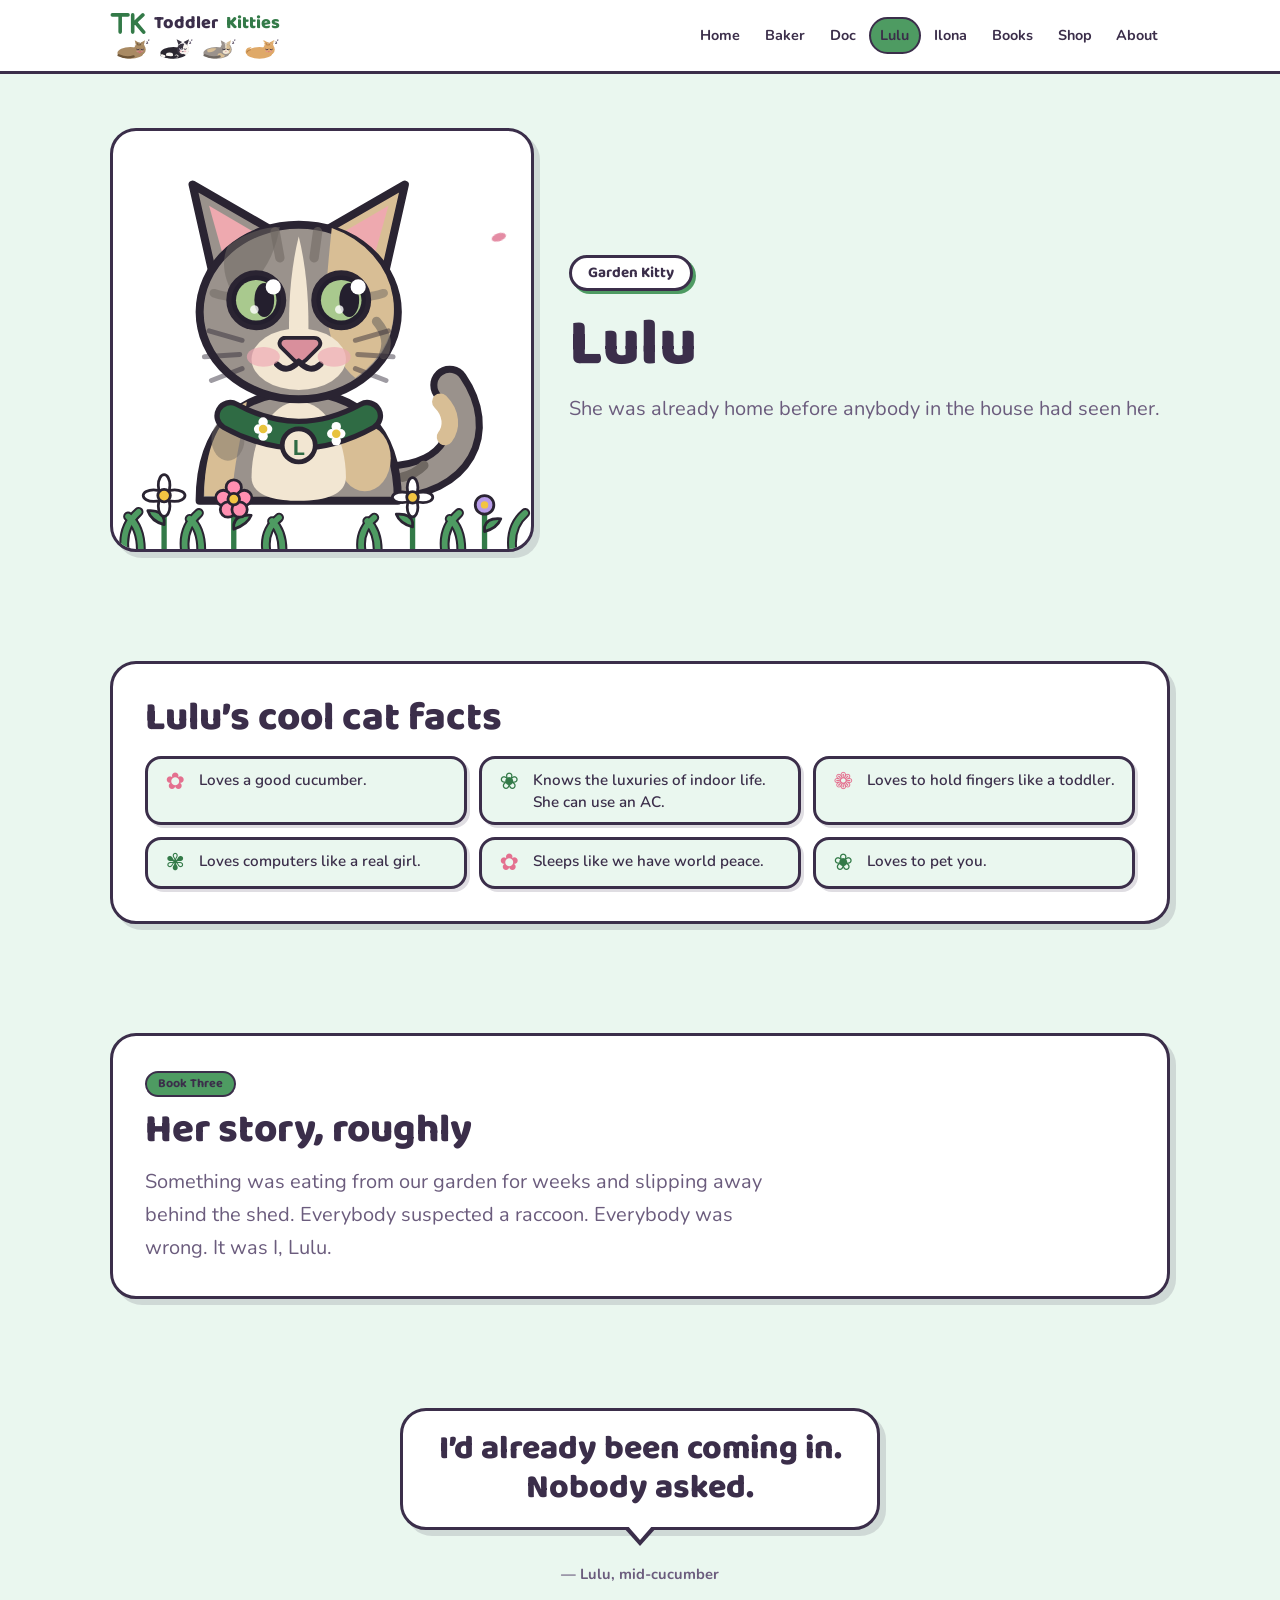
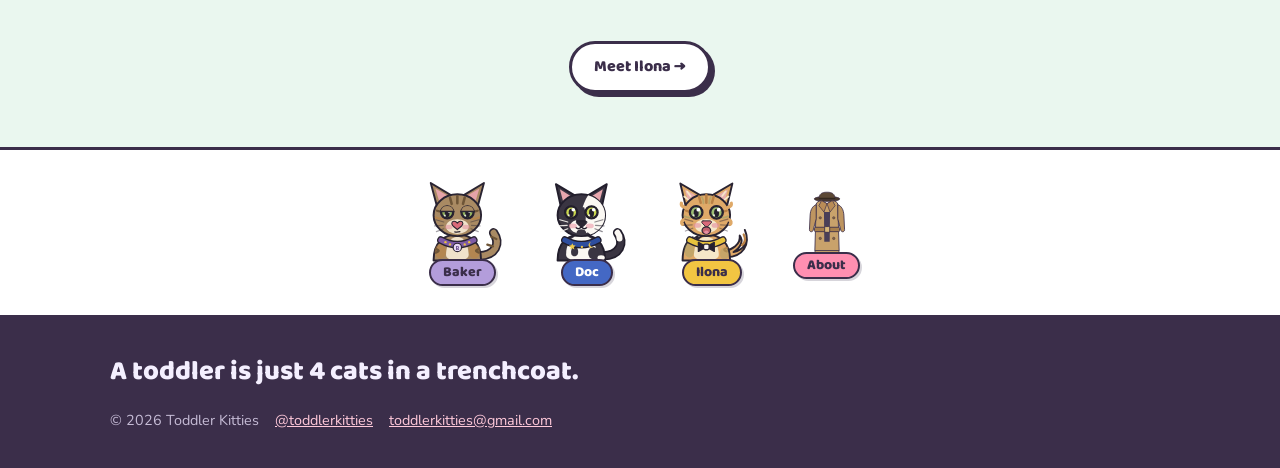
<file: lulu.html>
<!DOCTYPE html>
<html lang="en">
<head>
<meta charset="utf-8">
<meta name="viewport" content="width=device-width, initial-scale=1">
<title>Lulu — Toddler Kitties</title>
<meta name="description" content="Lulu, Garden Kitty. She was already home before anybody in the house had seen her.">
<link rel="canonical" href="https://toddlerkitties.com/lulu.html">
<meta name="keywords" content="toddler kitties, toddlerkitties, toddler kitties com, cute cats for kids, 4 cats in a trenchcoat">
<meta property="og:locale" content="en_US">
<meta property="og:type" content="website">
<meta property="og:site_name" content="Toddler Kitties">
<meta property="og:title" content="Lulu — Toddler Kitties">
<meta property="og:description" content="Lulu, Garden Kitty. She was already home before anybody in the house had seen her.">
<meta property="og:url" content="https://toddlerkitties.com/lulu.html">
<meta name="twitter:card" content="summary_large_image">
<link rel="icon" href="[data-uri]" type="image/svg+xml">
<link rel="preconnect" href="https://fonts.googleapis.com"><link rel="preconnect" href="https://fonts.gstatic.com" crossorigin><link rel="stylesheet" href="https://fonts.googleapis.com/css2?family=Baloo+2:wght@500;700;800&family=Nunito:ital,wght@0,400;0,600;0,700;1,400&display=swap">
<style>/* ==========================================================================
   Toddler Kitties
   Sticker-storybook theme: chunky outlines, hard offset shadows, rounded type.
   Every page can take on one cat's colour via body[data-theme].
   ========================================================================== */

:root{
  --ink:      #3B2E4A;
  --ink-soft: #6B5C7D;
  --outline:  #3B2E4A;
  --card:     #FFFFFF;
  --page-bg:  #F4EFFF;
  --pink:     #FF8FB1;

  --accent:     var(--pink);
  --accent-ink: #C2456E;

  --shadow: 6px 6px 0 rgba(59,46,74,.15);

  --wrap: 1060px;
  --gut:  clamp(1.1rem, 4vw, 2.5rem);
  --r:    26px;
}

body[data-theme="baker"]{ --page-bg:#EDE7FA; --accent:#B39DDB; --accent-ink:#6A4A9C; }
body[data-theme="doc"]  { --page-bg:#EFF3FF; --accent:#4468C4; --accent-ink:#33509E; }
body[data-theme="lulu"] { --page-bg:#EAF7EF; --accent:#4E9B62; --accent-ink:#337A48; }
body[data-theme="ilona"]{ --page-bg:#FFF6DF; --accent:#F2C542; --accent-ink:#8F6206; }

*,*::before,*::after{ box-sizing:border-box; }
html{ -webkit-text-size-adjust:100%; scroll-behavior:smooth; }
@media (prefers-reduced-motion:reduce){ html{ scroll-behavior:auto; } }

body{
  margin:0;
  background:var(--page-bg);
  color:var(--ink);
  font-family:"Nunito","Segoe UI",system-ui,sans-serif;
  font-size:clamp(1rem,.96rem + .2vw,1.08rem);
  line-height:1.65;
  overflow-x:hidden;
}
img,svg{ max-width:100%; }
a{ color:inherit; }
p{ margin:0 0 1rem; text-wrap:pretty; }
p:last-child{ margin-bottom:0; }

h1,h2,h3,.logo,.btn,.pill,.cat-label,.eyebrow,.bubble{
  font-family:"Baloo 2","Nunito",system-ui,sans-serif;
  font-weight:800;
}
h1,h2,h3{ margin:0; line-height:1.1; text-wrap:balance; }
h1{ font-size:clamp(2.3rem,1.4rem + 4.4vw,4.1rem); }
h2{ font-size:clamp(1.7rem,1.2rem + 2vw,2.5rem); }
h3{ font-size:clamp(1.2rem,1.05rem + .7vw,1.5rem); }

.eyebrow{
  display:inline-block; font-weight:700;
  font-size:clamp(.8rem,.75rem + .3vw,.95rem);
  background:var(--card); color:var(--ink);
  border:3px solid var(--outline); border-radius:999px;
  padding:.15rem 1rem; margin-bottom:1.1rem;
  box-shadow:3px 3px 0 var(--accent);
}
.lede{ font-size:clamp(1.05rem,1rem + .5vw,1.25rem); color:var(--ink-soft); max-width:52ch; }
.center{ text-align:center; }
.center .lede{ margin-inline:auto; }
.accent{ color:var(--accent-ink); }

.wrap{ width:min(100% - (var(--gut) * 2), var(--wrap)); margin-inline:auto; }
section{ padding-block:clamp(2.2rem,5vw,3.4rem); }

.skip{ position:absolute; left:-9999px; background:var(--ink); color:#fff; padding:.7rem 1rem; z-index:99; }
.skip:focus{ left:.5rem; top:.5rem; }
:focus-visible{ outline:3px solid var(--accent-ink); outline-offset:3px; border-radius:6px; }

/* ---------- header ------------------------------------------------------- */

header{ background:var(--card); border-bottom:3px solid var(--outline); position:sticky; top:0; z-index:30; }
.nav-inner{ display:flex; align-items:center; gap:1rem; flex-wrap:wrap; padding-block:.65rem; }
.brandbox{ display:flex; flex-direction:column; gap:1px; margin-right:auto; }
.logo{ display:flex; align-items:center; gap:.5rem; font-size:1.12rem; text-decoration:none; line-height:1; }
.logo-sleep{ display:flex; gap:5px; align-items:flex-end; padding-left:3px; }
.logo-sleep svg{ width:38px; height:22px; display:block; }
@media (max-width:430px){ .logo-sleep svg{ width:30px; height:18px; } }
.logo svg{ width:36px; height:27px; flex:none; color:var(--accent-ink); }
.logo span{ color:var(--accent-ink); }
header nav{ display:flex; gap:.1rem; flex-wrap:wrap; }
header nav a{ text-decoration:none; font-weight:700; font-size:.9rem; padding:.3rem .6rem; border-radius:999px; border:2px solid transparent; }
header nav a:hover{ border-color:var(--outline); }
header nav a.active{ background:var(--accent); border-color:var(--outline); }

/* ---------- panels + buttons --------------------------------------------- */

.panel{
  background:var(--card); border:3px solid var(--outline); border-radius:var(--r);
  box-shadow:var(--shadow); padding:clamp(1.3rem,3vw,2rem);
}
.hero{ padding-block:clamp(2.2rem,6vw,4rem) clamp(1.4rem,3vw,2.2rem); }

.btn{
  display:inline-block; text-decoration:none; cursor:pointer;
  background:var(--accent); color:var(--ink);
  border:3px solid var(--outline); border-radius:999px;
  padding:.6rem 1.4rem; font-size:1rem;
  box-shadow:4px 4px 0 var(--outline);
  transition:transform .12s ease, box-shadow .12s ease;
}
.btn:hover{ transform:translate(2px,2px); box-shadow:2px 2px 0 var(--outline); }
.btn:active{ transform:translate(4px,4px); box-shadow:0 0 0 var(--outline); }
.btn-ghost{ background:var(--card); }

.pill{ display:inline-block; font-size:.78rem; font-weight:700; background:var(--accent);
  border:2px solid var(--outline); border-radius:999px; padding:.05rem .7rem; }
.pill-soon{ background:var(--card); color:var(--ink-soft); }

/* ---------- crew cards --------------------------------------------------- */

.card-grid{ display:grid; gap:clamp(1.1rem,2.5vw,1.5rem); grid-template-columns:repeat(auto-fit,minmax(215px,1fr)); }
.card{ display:block; text-decoration:none; color:inherit; text-align:center;
  transition:transform .18s cubic-bezier(.2,.8,.3,1), box-shadow .18s ease; }
.card:hover,.card:focus-visible{ transform:translateY(-6px); box-shadow:6px 6px 0 var(--accent); }
.card .art{ width:132px; height:132px; margin:0 auto .4rem; display:block; }
.card h3{ margin-bottom:.15rem; }
.card .role{ font-weight:800; color:var(--accent-ink); font-size:.9rem; display:block; margin-bottom:.5rem; }
.card p{ font-size:.94rem; color:var(--ink-soft); margin:0; }
.card-baker{ --accent:#B39DDB; --accent-ink:#6A4A9C; }
.card-doc  { --accent:#4468C4; --accent-ink:#33509E; }
.card-lulu { --accent:#4E9B62; --accent-ink:#337A48; }
.card-ilona{ --accent:#F2C542; --accent-ink:#8F6206; }

/* ---------- explore ------------------------------------------------------ */

.trio{ display:grid; gap:clamp(1.1rem,2.5vw,1.5rem); grid-template-columns:repeat(auto-fit,minmax(230px,1fr)); }
.trio .panel{ text-decoration:none; color:inherit; transition:transform .18s ease, box-shadow .18s ease; }
.trio .panel:hover{ transform:translateY(-6px); box-shadow:6px 6px 0 var(--accent); }
.ico{ width:46px; height:46px; color:var(--accent-ink); display:block; margin-bottom:.6rem; }
.trio h3{ margin-bottom:.3rem; }
.trio p{ color:var(--ink-soft); font-size:.95rem; }

/* ---------- cat page ----------------------------------------------------- */

.meet{ display:grid; gap:clamp(1.4rem,3vw,2.2rem); grid-template-columns:1fr; align-items:center; }
@media (min-width:800px){ .meet{ grid-template-columns:minmax(0,40%) minmax(0,1fr); } }
.stage{
  position:relative; overflow:hidden; background:var(--card);
  border:3px solid var(--outline); border-radius:var(--r); box-shadow:var(--shadow);
  aspect-ratio:1/1; display:grid; place-items:center; padding:7%;
}
.stage__cat{ width:100%; height:100%; position:relative; z-index:2; }
.crit{ position:absolute; left:0; top:0; pointer-events:none; z-index:3; will-change:transform,opacity; }
.laser{ width:11px; height:11px; border-radius:50%; background:#FF3B2E; box-shadow:0 0 10px 4px rgba(255,59,46,.5); z-index:4; }
.pom{ width:20px; height:20px; border-radius:50%; background:radial-gradient(circle at 34% 32%, #fff, #FF7FB0 46%, #D1497F); box-shadow:0 0 10px rgba(255,127,176,.75); transition:opacity .35s ease; }
.spark{ width:5px; height:5px; background:#FFF3B0; border-radius:50%; box-shadow:0 0 6px #FFE066; }
.stage-garden{ position:absolute; left:0; right:0; bottom:-1px; width:100%; height:auto; z-index:4; pointer-events:none; }
@keyframes tkSway{ 0%,100%{ transform:rotate(-2.4deg); } 50%{ transform:rotate(2.4deg); } }
.gdn-sway{ animation:tkSway 4.2s ease-in-out infinite; }
.gdn-1{ transform-origin:44px 88px; }
.gdn-2{ transform-origin:104px 88px; animation-duration:5.1s; animation-delay:-.8s; }
.gdn-3{ transform-origin:258px 88px; animation-duration:4.6s; animation-delay:-2.1s; }
.gdn-4{ transform-origin:320px 88px; animation-duration:5.6s; animation-delay:-1.4s; }
@keyframes tkFlow{ from{ transform:translateX(0); } to{ transform:translateX(-64px); } }
.mtn-flow{ animation:tkFlow 3.4s linear infinite; }
.mtn-flow-2{ animation-duration:5s; }
.crown{ z-index:6; height:auto; }
.crown svg{ width:100%; height:auto; display:block; }
.mouse{ z-index:5; filter:drop-shadow(1px 2px 0 rgba(59,46,74,.22)); }
@keyframes tkFlap{ 0%,100%{ transform:rotate(-18deg); } 50%{ transform:rotate(26deg); } }
.bird .bw{ transform-origin:17px 13px; animation:tkFlap .32s ease-in-out infinite; }
.bird{ z-index:5; filter:drop-shadow(1px 2px 0 rgba(59,46,74,.22)); }
.bk-paw{ z-index:4; filter:drop-shadow(1px 2px 0 rgba(59,46,74,.25)); }
.pointer{ z-index:5; filter:drop-shadow(1px 2px 0 rgba(59,46,74,.28)); }

.tally{ list-style:none; margin:0; padding:0; }
.tally li{ display:grid; grid-template-columns:1.5rem 1fr; gap:.7rem; padding:.55rem 0;
  border-bottom:2px dotted rgba(59,46,74,.18); }
.tally li:last-child{ border-bottom:0; }
.tally li::before{ content:""; width:15px; height:15px; margin-top:.45rem; border-radius:50%;
  background:var(--accent); border:2px solid var(--outline); }

.facts{ list-style:none; margin:0; padding:0; display:grid; gap:.75rem;
  grid-template-columns:repeat(auto-fit,minmax(250px,1fr)); }
.facts li{ display:grid; grid-template-columns:1.7rem 1fr; align-items:start; gap:.65rem;
  background:var(--page-bg); border:3px solid var(--outline); border-radius:16px;
  padding:.6rem .85rem; box-shadow:3px 3px 0 rgba(59,46,74,.16);
  font-weight:600; font-size:.95rem; line-height:1.45; }
.facts .suit{ font-size:1.45rem; line-height:1.15; text-align:center; }
.facts .s-red{ color:#D14A5E; }
.facts .s-blk{ color:var(--ink); }
.facts .s-pink{ color:#E4708F; }
.facts .s-green{ color:#337A48; }
.facts .s-purple{ color:#7E5BA6; }

.says{ text-align:center; }
.bubble{
  position:relative; display:inline-block; max-width:24ch; margin:0 auto;
  background:var(--card); border:3px solid var(--outline); border-radius:var(--r);
  box-shadow:var(--shadow); padding:1.2rem 1.6rem;
  font-size:clamp(1.3rem,1rem + 2vw,2.1rem); line-height:1.16;
}
.bubble::before,.bubble::after{ content:""; position:absolute; left:50%; width:0; height:0; }
.bubble::before{ bottom:-19px; transform:translateX(-50%); border-left:17px solid transparent; border-right:17px solid transparent; border-top:19px solid var(--outline); }
.bubble::after{ bottom:-13px; transform:translateX(-50%); border-left:13px solid transparent; border-right:13px solid transparent; border-top:15px solid var(--card); }
.says .who{ display:block; margin-top:2rem; font-weight:700; color:var(--ink-soft); font-size:.92rem; }

/* ---------- books -------------------------------------------------------- */

.books{ display:grid; gap:clamp(1.1rem,2.5vw,1.5rem); grid-template-columns:repeat(auto-fit,minmax(265px,1fr)); }
.book{ display:grid; grid-template-columns:92px 1fr; gap:1rem; align-items:start; }
.book .art{ width:92px; height:92px; }
.book .num{ display:block; font-weight:800; color:var(--accent-ink); font-size:.85rem; }
.book h3{ margin:.1rem 0 .35rem; }
.book p{ font-size:.94rem; color:var(--ink-soft); margin:0 0 .7rem; }
.book-wide{ grid-column:1/-1; }
@media (max-width:420px){ .book{ grid-template-columns:1fr; } }

/* ---------- signup ------------------------------------------------------- */

.signup{ max-width:660px; margin-inline:auto; text-align:center; }
.signup form{ display:flex; gap:.7rem; flex-wrap:wrap; justify-content:center; margin-top:1.2rem; }
.signup input[type="email"]{ flex:1 1 16rem; min-width:0; font:inherit; font-size:1rem;
  padding:.6rem 1rem; color:var(--ink); background:#fff;
  border:3px solid var(--outline); border-radius:999px; }
.signup input::placeholder{ color:#8E82A0; }
.signup .fine{ font-size:.9rem; color:var(--ink-soft); margin-top:.9rem; }
.signup__note{ font-weight:700; color:var(--accent-ink); margin-top:.8rem; min-height:1.2em; }
.hp{ position:absolute; left:-9999px; opacity:0; height:0; width:0; }

/* ---------- trenchcoat (about page only) --------------------------------- */

.coat-bit{ text-align:center; padding-block:clamp(2rem,5vw,3.2rem); }
.coat{ width:min(64vw,250px); height:auto; }
.coat-bit .cap{ font-weight:700; color:var(--ink-soft); margin-top:1rem; }
@keyframes tkWobble{ 0%,100%{ transform:rotate(-1.1deg); } 50%{ transform:rotate(1.1deg) translateY(-5px); } }
@keyframes tkHat{ 0%,100%{ transform:translateY(0) rotate(3deg); } 50%{ transform:translateY(-6px) rotate(-2deg); } }
.coat-anim{ transform-origin:160px 440px; animation:tkWobble 5.5s ease-in-out infinite; }
.hat-anim{ transform-origin:160px 118px; animation:tkHat 5.5s ease-in-out infinite; }

/* ---------- cat menu ----------------------------------------------------- */

.cat-menu{ border-top:3px solid var(--outline); background:var(--card); padding-block:1.5rem; }
.cat-row{ display:flex; justify-content:center; gap:clamp(.3rem,3vw,1.8rem); flex-wrap:wrap; }
.cat-item{ display:flex; flex-direction:column; align-items:center; text-decoration:none; color:var(--ink);
  padding:.3rem; transition:transform .28s cubic-bezier(.2,.8,.3,1); }
.cat-item:hover,.cat-item:focus-visible{ transform:translateY(-10px) rotate(-4deg); }
.cat-item svg{ width:clamp(62px,15vw,86px); height:clamp(62px,15vw,86px); display:block; }
.cat-label{ font-size:clamp(12px,2vw,14px); background:var(--accent);
  border:2px solid var(--outline); border-radius:999px; padding:0 12px; margin-top:-6px;
  box-shadow:2px 2px 0 rgba(59,46,74,.2); }
.ci-coat .coat-mini{ width:clamp(40px,9vw,54px); height:auto; display:block; margin:0 auto; }
.ci-coat .cat-label{ background:var(--pink); }
.ci-baker .cat-label{ background:#B39DDB; }
.ci-doc   .cat-label{ background:#4468C4; color:#fff; }
.ci-lulu  .cat-label{ background:#4E9B62; color:#fff; }
.ci-ilona .cat-label{ background:#F2C542; }

/* ---------- footer ------------------------------------------------------- */

footer{ background:var(--ink); color:#F4EFFF; padding-block:2.2rem; }
footer a{ color:#FFC9DA; }
.foot-motto{ font-family:"Baloo 2",sans-serif; font-weight:800; font-size:clamp(1.1rem,1rem + 1.2vw,1.7rem); margin:0 0 .9rem; }
.foot-meta{ font-size:.9rem; color:#C6BCD6; display:flex; gap:1rem; flex-wrap:wrap; }

/* ---------- splash + 404 ------------------------------------------------- */

.splash{ min-height:100svh; display:grid; place-items:center; text-align:center; padding:2rem var(--gut); }
.splash-in{ display:grid; justify-items:center; gap:1.1rem; }
.peek-row{ display:flex; gap:6px; justify-content:center; align-items:flex-end; flex-wrap:wrap; }
.peek-row svg{ width:clamp(66px,17vw,112px); height:clamp(66px,17vw,112px); }
.peek-row svg:nth-child(odd){ transform:translateY(8px) rotate(-4deg); }
.peek-row svg:nth-child(even){ transform:rotate(4deg); }
.oops{ min-height:82svh; display:grid; place-items:center; text-align:center; }
.oops-in{ display:grid; justify-items:center; gap:.9rem; width:100%; }
.oops .nf-scene{ width:min(94vw,760px); height:auto; margin-bottom:.4rem; }
.oops h1{ font-size:clamp(2rem,1.3rem + 3.4vw,3.2rem); }
.oops .lede{ max-width:46ch; }
.nf-door{ cursor:pointer; }
.nf-door > rect, .nf-door > text, .nf-door > g{ transition:transform .18s ease; }
.nf-door:hover > rect, .nf-door:hover > text, .nf-door:hover > g{ transform:translateY(-4px); }
.nf-door:focus-visible{ outline:3px solid var(--pink); outline-offset:4px; border-radius:10px; }

/* ---------- page turn ----------------------------------------------------- */

@media (prefers-reduced-motion:no-preference){
  @keyframes pageIn{ from{ opacity:0; transform:translateY(12px); } to{ opacity:1; transform:none; } }
  main{ animation:pageIn .45s cubic-bezier(.2,.7,.3,1) both; }
  body.leaving main{ opacity:0; transform:translateY(-10px);
    transition:opacity .2s ease, transform .2s ease; animation:none; }
  body.leaving header, body.leaving .cat-menu, body.leaving footer{ opacity:.55; transition:opacity .2s ease; }
}

/* ---------- reveal ------------------------------------------------------- */

.rv{ opacity:0; transform:translateY(14px); transition:opacity .5s ease, transform .5s cubic-bezier(.2,.8,.3,1); }
.rv.is-in{ opacity:1; transform:none; }
.rv-fade{ opacity:0; transition:opacity .55s ease; }
.rv-fade.is-in{ opacity:1; }

@media (prefers-reduced-motion:reduce){
  .rv,.rv-fade{ opacity:1; transform:none; transition:none; }
  .crit{ display:none !important; }
  *{ animation:none !important; transition:none !important; }
}
</style>
</head>
<body data-theme="lulu">
<a class="skip" href="#main">Skip to content</a>
<svg xmlns="http://www.w3.org/2000/svg" width="0" height="0" style="position:absolute" aria-hidden="true" focusable="false">

  <!-- ============ BAKER — B1 — grey-brown tabby, heart nose, tall sassy ears,
       half-lidded and entirely unimpressed ============ -->
  <symbol id="tk-baker" viewBox="-6 -6 152 152">
    <g>
      <!-- tail -->
      <g class="tk-tail" data-o="98 130">
        <path d="M98 130 C128 129 137 108 124 89" fill="none" stroke="#2A2432" stroke-width="16.5" stroke-linecap="round"/>
        <path d="M98 130 C128 129 137 108 124 89" fill="none" stroke="#A98A63" stroke-width="10.5" stroke-linecap="round"/>
        <path d="M120 96 l9 4 M113 110 l10 3" stroke="#6E5537" stroke-width="4" stroke-linecap="round"/>
      </g>

      <!-- body -->
      <path d="M18 138 C18 106 36 92 60 92 C84 92 102 106 102 138 Z" fill="#A98A63" stroke="#2A2432" stroke-width="3.4" stroke-linejoin="round"/>
      <path d="M60 96 C72 96 80 112 80 128 C80 135 72 138 60 138 C48 138 40 135 40 128 C40 112 48 96 60 96 Z" fill="#F0E2CB"/>
      <ellipse cx="30" cy="122" rx="10" ry="13" fill="#BC8443" opacity=".55"/>
      <ellipse cx="90" cy="122" rx="10" ry="13" fill="#BC8443" opacity=".55"/>
      <path d="M22 118 q10 3 0 6 M98 118 q-10 3 0 6" stroke="#6E5537" stroke-width="4" stroke-linecap="round" fill="none"/>

      <!-- collar: purple, on the chest, with her B -->
      <path d="M31 102 Q60 118 89 102" fill="none" stroke="#2A2432" stroke-width="13.5" stroke-linecap="round"/>
      <path d="M31 102 Q60 118 89 102" fill="none" stroke="#7E5BA6" stroke-width="9" stroke-linecap="round"/>
      <g fill="#E8C33D">
        <circle cx="39" cy="105.6" r="2.1"/><circle cx="47" cy="109.6" r="2.1"/>
        <circle cx="73" cy="109.6" r="2.1"/><circle cx="81" cy="105.6" r="2.1"/>
      </g>
      <circle cx="60" cy="115" r="7.4" fill="#E8DAF6" stroke="#2A2432" stroke-width="2"/>
      <text x="60" y="119" text-anchor="middle" font-family="monospace" font-size="10" font-weight="700" fill="#5B3E82">B</text>

      <!-- tall, pointed, sassy ears -->
      <path d="M25 46 L13 1 L56 27 Z" fill="#A98A63" stroke="#2A2432" stroke-width="3.4" stroke-linejoin="round"/>
      <path d="M95 46 L107 1 L64 27 Z" fill="#A98A63" stroke="#2A2432" stroke-width="3.4" stroke-linejoin="round"/>
      <path d="M30 40 L21 11 L47 26 Z" fill="#E5A3A9"/>
      <path d="M90 40 L99 11 L73 26 Z" fill="#E5A3A9"/>

      <!-- head -->
      <ellipse cx="60" cy="58" rx="42" ry="37" fill="#A98A63" stroke="#2A2432" stroke-width="3.4"/>
      <path d="M60 24 v13 M47 27 l3 11 M73 27 l-3 11" stroke="#6E5537" stroke-width="4.5" stroke-linecap="round"/>
      <path d="M24 50 q9 3 14 0 M96 50 q-9 3 -14 0" stroke="#6E5537" stroke-width="3.8" stroke-linecap="round" fill="none"/>
      <path d="M22 62 q9 4 14 1 M98 62 q-9 4 -14 1" stroke="#BC8443" stroke-width="4" stroke-linecap="round" fill="none" opacity=".7"/>
      <ellipse cx="60" cy="78" rx="20" ry="13" fill="#F0E2CB"/>

      <!-- eyes, half-lidded on purpose -->
      <circle cx="42" cy="53" r="11.6" fill="#241F2E" stroke="#2A2432" stroke-width="2.2"/>
      <circle cx="78" cy="53" r="11.6" fill="#241F2E" stroke="#2A2432" stroke-width="2.2"/>
      <circle cx="42" cy="53" r="8.6" fill="#93B25E"/>
      <circle cx="78" cy="53" r="8.6" fill="#93B25E"/>
      <g class="bk-pupils">
        <ellipse cx="42" cy="55" rx="4.2" ry="6.6" fill="#241F2E"/>
        <ellipse cx="78" cy="55" rx="4.2" ry="6.6" fill="#241F2E"/>
        <circle cx="45.6" cy="51" r="2.8" fill="#FFFFFF"/>
        <circle cx="81.6" cy="51" r="2.8" fill="#FFFFFF"/>
        <circle cx="38" cy="58.5" r="1.7" fill="#FFFFFF" opacity=".8"/>
        <circle cx="74" cy="58.5" r="1.7" fill="#FFFFFF" opacity=".8"/>
      </g>
      <!-- the lids -->
      <path d="M30.6 51 A11.6 11.6 0 0 1 53.4 51 Z" fill="#A98A63"/>
      <path d="M66.6 51 A11.6 11.6 0 0 1 89.4 51 Z" fill="#A98A63"/>
      <path d="M30.2 51.4 H53.8 M66.2 51.4 H89.8" stroke="#2A2432" stroke-width="2.8" stroke-linecap="round"/>

      <!-- the heart nose, and it is not up for discussion -->
      <path d="M60 72 C56.6 67 50.2 68 50.2 72.5 C50.2 77.2 56.6 79.8 60 83.5 C63.4 79.8 69.8 77.2 69.8 72.5 C69.8 68 63.4 67 60 72 Z"
            fill="#D96A7A" stroke="#2A2432" stroke-width="1.8" stroke-linejoin="round"/>
      <!-- the smirk. One side only. -->
      <path d="M55.5 87.4 C58.2 87.9 61.4 87.8 64.5 87" stroke="#2A2432" stroke-width="2.3" stroke-linecap="round" fill="none"/>

      <!-- blush + whiskers -->
      <ellipse cx="45" cy="79" rx="6.6" ry="4" fill="#E58EA0" opacity=".55"/>
      <ellipse cx="75" cy="79" rx="6.6" ry="4" fill="#E58EA0" opacity=".55"/>
      <path d="M36 70 l-14 -4 M35 76 l-15 1 M36 82 l-13 5 M84 70 l14 -4 M85 76 l15 1 M84 82 l13 5"
            stroke="#2A2432" stroke-width="2.1" stroke-linecap="round" opacity=".42"/>
    </g>
  </symbol>

  <!-- ============ DOC — D2 — black-and-white cow pattern, huge ears, moon-and-stars collar
       Sticker style: chunky ink outline, big shiny eyes, blush, toe beans.
       Markings traced from photo: black base, asymmetric white blaze weighted to HIS left
       (viewer's right), black nose-bridge band, white muzzle, dark chin patch. ============ -->
  <symbol id="tk-doc" viewBox="-6 -6 152 152">
    <g>
      <!-- tail: black with a white tip -->
      <g class="tk-tail" data-o="98 130">
        <path d="M98 130 C128 129 137 108 124 89" fill="none" stroke="#221E2C" stroke-width="16.5" stroke-linecap="round"/>
        <path d="M98 130 C128 129 137 108 124 89" fill="none" stroke="#3A3542" stroke-width="10.5" stroke-linecap="round"/>
        <path d="M127.5 99 C127.5 95 126 91.5 124 89" fill="none" stroke="#FBF8F3" stroke-width="10.5" stroke-linecap="round"/>
      </g>

      <!-- body -->
      <path d="M18 138 C18 106 36 92 60 92 C84 92 102 106 102 138 Z" fill="#3A3542" stroke="#221E2C" stroke-width="3.4" stroke-linejoin="round"/>
      <!-- big white chest: broad bib, black patches sitting on it, white mitten on the far paw -->
      <path d="M60 93 C79 93 87 110 87 128 C87 136 75 138 60 138 C45 138 33 136 33 128 C33 110 41 93 60 93 Z" fill="#FBF8F3"/>
      <path d="M48 111 C53.5 115 56 122 53.5 127 C51 132 44.5 132 42.5 127 C40.5 122 43 115 48 111 Z" fill="#3A3542"/>
      <ellipse cx="81" cy="125" rx="9" ry="11" fill="#3A3542"/>
      <ellipse cx="95" cy="133" rx="6.5" ry="4.4" fill="#FBF8F3"/>

      <!-- collar: navy, on the chest, moon and stars -->
      <path d="M31 102 Q60 118 89 102" fill="none" stroke="#221E2C" stroke-width="13.5" stroke-linecap="round"/>
      <path d="M31 102 Q60 118 89 102" fill="none" stroke="#2E4E9E" stroke-width="9" stroke-linecap="round"/>
      <path d="M44 107.5 l1.7 3.8 4.1 .4 -3.1 2.8 .9 4 -3.6 -2.1 -3.6 2.1 .9 -4 -3.1 -2.8 4.1 -.4 Z" fill="#F0CB4A"/>
      <path d="M77.5 106 a4.8 4.8 0 1 0 3.8 7.7 a3.8 3.8 0 1 1 -3.8 -7.7 Z" fill="#F0CB4A"/>
      <circle cx="61" cy="114" r="2" fill="#F0CB4A"/>

      <!-- ears (very large, upright) -->
      <path d="M24 44 L15 3 L55 27 Z" fill="#3A3542" stroke="#221E2C" stroke-width="3.4" stroke-linejoin="round"/>
      <path d="M96 44 L105 3 L65 27 Z" fill="#3A3542" stroke="#221E2C" stroke-width="3.4" stroke-linejoin="round"/>
      <path d="M29 38 L22 12 L46 27 Z" fill="#E8A7AE"/>
      <path d="M91 38 L98 12 L74 27 Z" fill="#E8A7AE"/>

      <!-- head -->
      <ellipse cx="60" cy="58" rx="42" ry="37" fill="#3A3542" stroke="#221E2C" stroke-width="3.4"/>
      <!-- the white side of his face: wedge down the forehead, whole cheek below it -->
      <path d="M72 22.6 A42 37 0 0 1 76 92.2 C66 84 58 70 60 54 C62 42 67 30 72 22.6 Z" fill="#FBF8F3"/>
      <!-- white muzzle -->
      <ellipse cx="60" cy="78" rx="20" ry="13" fill="#FBF8F3"/>
      <!-- black band down the nose bridge -->
      <path d="M49 44 C47 56 49 68 54 74 L66 74 C69 66 68 54 65 44 Z" fill="#3A3542"/>
      <!-- dark chin patch -->
      <path d="M60 83 C65 83 68.5 86 68.5 89 C68.5 92.4 64.5 94 60 94 C55.5 94 51.5 92.4 51.5 89 C51.5 86 55 83 60 83 Z" fill="#3A3542"/>
      <!-- nose -->
      <path d="M53 68 h14 c2.7 0 3.7 2.5 2 4.3 l-5.6 5.6 c-1.7 1.7 -4.1 1.7 -5.8 0 l-5.6 -5.6 c-1.7 -1.8 -.7 -4.3 2 -4.3 Z" fill="#2A2633" stroke="#221E2C" stroke-width="1.6" stroke-linejoin="round"/>
      <!-- easy little grin -->
      <path d="M60 78.6 q-5 5.6 -9.5 1.2 M60 78.6 q5 5.6 9.5 1.2" stroke="#221E2C" stroke-width="2.6" stroke-linecap="round" fill="none"/>

      <!-- big shiny eyes, yellow-green -->
      <circle cx="42" cy="53" r="11.6" fill="#241F2E" stroke="#221E2C" stroke-width="2.2"/>
      <circle cx="78" cy="53" r="11.6" fill="#241F2E" stroke="#221E2C" stroke-width="2.2"/>
      <circle cx="42" cy="53" r="8.6" fill="#C9D64E"/>
      <circle cx="78" cy="53" r="8.6" fill="#C9D64E"/>
      <g class="dc-pupils">
        <ellipse cx="42" cy="54" rx="4.4" ry="7.4" fill="#241F2E"/>
        <ellipse cx="78" cy="54" rx="4.4" ry="7.4" fill="#241F2E"/>
        <circle cx="45.8" cy="48.4" r="3.2" fill="#FFFFFF"/>
        <circle cx="81.8" cy="48.4" r="3.2" fill="#FFFFFF"/>
        <circle cx="37.8" cy="58" r="1.8" fill="#FFFFFF" opacity=".8"/>
        <circle cx="73.8" cy="58" r="1.8" fill="#FFFFFF" opacity=".8"/>
      </g>

      <!-- blush -->
      <ellipse cx="45" cy="77" rx="7" ry="4.2" fill="#F0A8B4" opacity=".7"/>
      <ellipse cx="75" cy="77" rx="7" ry="4.2" fill="#F0A8B4" opacity=".7"/>
      <!-- whiskers: light over the black side, ink over the white side -->
      <path d="M36 70 l-14 -4 M35 76 l-15 1 M36 82 l-13 5" stroke="#FBF8F3" stroke-width="2.2" stroke-linecap="round" opacity=".9"/>
      <path d="M84 70 l14 -4 M85 76 l15 1 M84 82 l13 5" stroke="#221E2C" stroke-width="2.2" stroke-linecap="round" opacity=".5"/>
    </g>
  </symbol>

  <!-- ============ LULU — L3 — dilute tortie: soft grey base, warm cream brindling,
       cream stripe down the nose, pink paw pads, green daisy collar ============ -->
  <symbol id="tk-lulu" viewBox="-6 -6 152 152">
    <g>
      <!-- tail -->
      <g class="tk-tail" data-o="98 130">
        <path d="M98 130 C128 129 137 108 124 89" fill="none" stroke="#2A2432" stroke-width="16.5" stroke-linecap="round"/>
        <path d="M98 130 C128 129 137 108 124 89" fill="none" stroke="#9A928C" stroke-width="10.5" stroke-linecap="round"/>
        <path d="M120 96 c5 5 5 11 2 15" fill="none" stroke="#D8BE95" stroke-width="7" stroke-linecap="round"/>
        <path d="M104 128 c4 -1 7 -3 9 -5" fill="none" stroke="#6F6862" stroke-width="4" stroke-linecap="round"/>
      </g>

      <!-- body -->
      <path d="M18 138 C18 106 36 92 60 92 C84 92 102 106 102 138 Z" fill="#9A928C" stroke="#2A2432" stroke-width="3.4" stroke-linejoin="round"/>
      <!-- warm brindle patches, low contrast -->
      <path d="M20 136 C20 116 26 102 38 96 C36 110 32 124 32 136 Z" fill="#D8BE95"/>
      <ellipse cx="88" cy="120" rx="11" ry="14" fill="#D8BE95"/>
      <ellipse cx="30" cy="112" rx="7" ry="9" fill="#6F6862" opacity=".45"/>
      <!-- cream chest + belly -->
      <path d="M60 96 C72 96 80 112 80 128 C80 135 72 138 60 138 C48 138 40 135 40 128 C40 112 48 96 60 96 Z" fill="#F2E6D2"/>

      <!-- collar: green with white daisies, on the chest -->
      <path d="M31 102 Q60 118 89 102" fill="none" stroke="#2A2432" stroke-width="13.5" stroke-linecap="round"/>
      <path d="M31 102 Q60 118 89 102" fill="none" stroke="#2F6B44" stroke-width="9" stroke-linecap="round"/>
      <g fill="#FFFFFF">
        <circle cx="43" cy="107.6" r="2"/><circle cx="46.8" cy="107.6" r="2"/><circle cx="44.9" cy="104.6" r="2"/><circle cx="44.9" cy="110.6" r="2"/>
        <circle cx="74" cy="109.6" r="2"/><circle cx="77.8" cy="109.6" r="2"/><circle cx="75.9" cy="106.6" r="2"/><circle cx="75.9" cy="112.6" r="2"/>
      </g>
      <circle cx="44.9" cy="107.6" r="1.8" fill="#E8C33D"/>
      <circle cx="75.9" cy="109.6" r="1.8" fill="#E8C33D"/>
      <circle cx="60" cy="114.5" r="7" fill="#F2E6D2" stroke="#2A2432" stroke-width="2"/>
      <text x="60" y="118.4" text-anchor="middle" font-family="monospace" font-size="9.5" font-weight="700" fill="#2F6B44">L</text>

      <!-- ears -->
      <path d="M24 44 L15 4 L55 27 Z" fill="#9A928C" stroke="#2A2432" stroke-width="3.4" stroke-linejoin="round"/>
      <path d="M96 44 L105 4 L65 27 Z" fill="#D8BE95" stroke="#2A2432" stroke-width="3.4" stroke-linejoin="round"/>
      <path d="M29 38 L22 13 L46 27 Z" fill="#EEA9AF"/>
      <path d="M91 38 L98 13 L74 27 Z" fill="#EEA9AF"/>

      <!-- head -->
      <ellipse cx="60" cy="58" rx="42" ry="37" fill="#9A928C" stroke="#2A2432" stroke-width="3.4"/>
      <!-- soft tortie brindling: warm on one side, deeper grey on the other -->
      <path d="M74 22.4 A42 37 0 0 1 84 86 C74 78 70 60 72 44 C72.6 36 73.4 28 74 22.4 Z" fill="#D8BE95"/>
      <path d="M30 30 C38 24 46 22 52 22 C50 34 44 45 33 52 C28 44 27 36 30 30 Z" fill="#6F6862" opacity=".5"/>
      <path d="M93 62 q6 7 3 14" stroke="#6F6862" stroke-width="4" stroke-linecap="round" fill="none" opacity=".6"/>
      <!-- faint tabby stripes -->
      <path d="M50 24 l2 11 M68 24 l-1.5 11" stroke="#6F6862" stroke-width="4" stroke-linecap="round" opacity=".55"/>
      <path d="M24 50 q9 3 14 0 M96 50 q-9 3 -14 0" stroke="#6F6862" stroke-width="3.6" stroke-linecap="round" fill="none" opacity=".5"/>
      <!-- cream stripe down the nose bridge -->
      <path d="M60 26 C56.5 40 55.5 56 56 70 L64 70 C64.5 56 63.5 40 60 26 Z" fill="#F2E6D2"/>
      <!-- cream muzzle -->
      <ellipse cx="60" cy="78" rx="20" ry="13" fill="#F2E6D2"/>
      <!-- nose + soft mouth -->
      <path d="M53.5 69 h13 c2.5 0 3.4 2.3 1.9 4 l-5.2 5.2 c-1.6 1.6 -3.8 1.6 -5.4 0 l-5.2 -5.2 c-1.5 -1.7 -.6 -4 1.9 -4 Z" fill="#D98F9C" stroke="#2A2432" stroke-width="1.6" stroke-linejoin="round"/>
      <path d="M60 79 q-5 5.4 -9.2 1.2 M60 79 q5 5.4 9.2 1.2" stroke="#2A2432" stroke-width="2.5" stroke-linecap="round" fill="none"/>

      <!-- big pale-green eyes -->
      <circle cx="42" cy="53" r="11.6" fill="#241F2E" stroke="#2A2432" stroke-width="2.2"/>
      <circle cx="78" cy="53" r="11.6" fill="#241F2E" stroke="#2A2432" stroke-width="2.2"/>
      <circle cx="42" cy="53" r="8.6" fill="#A9C98E"/>
      <circle cx="78" cy="53" r="8.6" fill="#A9C98E"/>
      <g class="lu-pupils">
        <ellipse cx="42" cy="54" rx="4.2" ry="7.2" fill="#241F2E"/>
        <ellipse cx="78" cy="54" rx="4.2" ry="7.2" fill="#241F2E"/>
        <circle cx="45.8" cy="48.4" r="3.2" fill="#FFFFFF"/>
        <circle cx="81.8" cy="48.4" r="3.2" fill="#FFFFFF"/>
        <circle cx="37.8" cy="58" r="1.8" fill="#FFFFFF" opacity=".8"/>
        <circle cx="73.8" cy="58" r="1.8" fill="#FFFFFF" opacity=".8"/>
      </g>

      <!-- blush + whiskers -->
      <ellipse cx="45" cy="77" rx="7" ry="4.2" fill="#F0A8B4" opacity=".65"/>
      <ellipse cx="75" cy="77" rx="7" ry="4.2" fill="#F0A8B4" opacity=".65"/>
      <path d="M36 70 l-14 -4 M35 76 l-15 1 M36 82 l-13 5 M84 70 l14 -4 M85 76 l15 1 M84 82 l13 5"
            stroke="#2A2432" stroke-width="2.1" stroke-linecap="round" opacity=".45"/>
    </g>
  </symbol>

  <!-- ============ ILONA — I4 — long-haired orange/cream tabby, plume tail,
       ear tufts, yellow collar with a bow tie, mid-sentence ============ -->
  <symbol id="tk-ilona" viewBox="-6 -6 152 152">
    <g>
      <!-- plume tail -->
      <g class="tk-tail" data-o="98 132">
        <path d="M96 132 C124 132 139 110 128 84 C137 104 126 120 108 123 C121 116 126 103 119 94 C121 110 105 119 92 121 Z"
              fill="#DFA968" stroke="#2A2432" stroke-width="3.4" stroke-linejoin="round"/>
        <path d="M126 92 c4 8 2 15 -3 19" stroke="#B98146" stroke-width="4" stroke-linecap="round" fill="none"/>
      </g>

      <!-- body, with a long-haired edge -->
      <path d="M18 138 C18 118 24 104 36 97 q-4 5 -3 8 q6 -8 12 -10 q-3 4 -2 7 q7 -7 12 -9 C57 92 58 92 60 92 C84 92 102 106 102 138 Z"
            fill="#DFA968" stroke="#2A2432" stroke-width="3.4" stroke-linejoin="round"/>
      <path d="M60 96 C73 96 82 112 82 128 C82 135 73 138 60 138 C47 138 38 135 38 128 C38 112 47 96 60 96 Z" fill="#F5E7C9"/>
      <path d="M96 116 q-9 3 0 6" stroke="#B98146" stroke-width="4" stroke-linecap="round" fill="none"/>
      <ellipse cx="30" cy="120" rx="9" ry="13" fill="#93A06A" opacity=".38"/>
      <ellipse cx="92" cy="126" rx="8" ry="11" fill="#93A06A" opacity=".32"/>

      <!-- collar: yellow with a black-and-white bow tie -->
      <path d="M31 102 Q60 118 89 102" fill="none" stroke="#2A2432" stroke-width="13.5" stroke-linecap="round"/>
      <path d="M31 102 Q60 118 89 102" fill="none" stroke="#E8C33D" stroke-width="9" stroke-linecap="round"/>
      <path d="M60 114 L46 106 L46 122 Z" fill="#241F2E" stroke="#2A2432" stroke-width="2.4" stroke-linejoin="round"/>
      <path d="M60 114 L74 106 L74 122 Z" fill="#241F2E" stroke="#2A2432" stroke-width="2.4" stroke-linejoin="round"/>
      <rect x="55" y="109" width="10" height="10" rx="3" fill="#FAF7F2" stroke="#2A2432" stroke-width="2.4"/>

      <!-- big ears with tufts -->
      <path d="M24 44 L14 2 L55 26 Z" fill="#DFA968" stroke="#2A2432" stroke-width="3.4" stroke-linejoin="round"/>
      <path d="M96 44 L106 2 L65 26 Z" fill="#DFA968" stroke="#2A2432" stroke-width="3.4" stroke-linejoin="round"/>
      <path d="M29 38 L22 12 L46 26 Z" fill="#E8AFAF"/>
      <path d="M91 38 L98 12 L74 26 Z" fill="#E8AFAF"/>
      <path d="M28 31 l-7 -6 M32 24 l-6 -8 M92 31 l7 -6 M88 24 l6 -8"
            stroke="#F5E7C9" stroke-width="3.2" stroke-linecap="round"/>

      <!-- head, with a fluffy edge -->
      <ellipse cx="60" cy="58" rx="42" ry="37" fill="#DFA968" stroke="#2A2432" stroke-width="3.4"/>
      <path d="M20 66 q-6 4 -2 8 M100 66 q6 4 2 8 M22 44 q-7 -2 -6 -7 M98 44 q7 -2 6 -7"
            stroke="#DFA968" stroke-width="6" stroke-linecap="round" fill="none"/>
      <path d="M60 22 v14 M47 25 l3 11 M73 25 l-3 11" stroke="#B98146" stroke-width="4.5" stroke-linecap="round"/>
      <path d="M24 50 q9 3 14 0 M96 50 q-9 3 -14 0" stroke="#B98146" stroke-width="3.8" stroke-linecap="round" fill="none"/>
      <path d="M22 60 q9 4 14 1 M98 60 q-9 4 -14 1" stroke="#93A06A" stroke-width="3.6" stroke-linecap="round" fill="none" opacity=".55"/>
      <path d="M52 26 q4 6 3 11 M68 26 q-4 6 -3 11" stroke="#93A06A" stroke-width="3.2" stroke-linecap="round" fill="none" opacity=".5"/>
      <ellipse cx="60" cy="77" rx="20" ry="12.5" fill="#F5E7C9"/>

      <!-- huge amber-gold eyes -->
      <circle cx="42" cy="53" r="12" fill="#241F2E" stroke="#2A2432" stroke-width="2.2"/>
      <circle cx="78" cy="53" r="12" fill="#241F2E" stroke="#2A2432" stroke-width="2.2"/>
      <circle cx="42" cy="53" r="9" fill="#9DBE74"/>
      <circle cx="78" cy="53" r="9" fill="#9DBE74"/>
      <g class="il-pupils">
        <ellipse cx="42" cy="54" rx="4.4" ry="7.6" fill="#241F2E"/>
        <ellipse cx="78" cy="54" rx="4.4" ry="7.6" fill="#241F2E"/>
        <circle cx="45.8" cy="48.2" r="3.3" fill="#FFFFFF"/>
        <circle cx="81.8" cy="48.2" r="3.3" fill="#FFFFFF"/>
        <circle cx="37.6" cy="58" r="1.9" fill="#FFFFFF" opacity=".8"/>
        <circle cx="73.6" cy="58" r="1.9" fill="#FFFFFF" opacity=".8"/>
      </g>

      <!-- nose, and a mouth that is already talking -->
      <path d="M53.5 68 h13 c2.5 0 3.4 2.3 1.9 4 l-5.2 5.2 c-1.6 1.6 -3.8 1.6 -5.4 0 l-5.2 -5.2 c-1.5 -1.7 -.6 -4 1.9 -4 Z"
            fill="#D96A7A" stroke="#2A2432" stroke-width="1.6" stroke-linejoin="round"/>
      <ellipse cx="60" cy="85" rx="7.6" ry="6.4" fill="#C4626E" stroke="#2A2432" stroke-width="2.2"/>
      <ellipse cx="60" cy="88" rx="4" ry="3" fill="#E58EA0"/>

      <!-- blush + whiskers -->
      <ellipse cx="44" cy="76" rx="6.8" ry="4.2" fill="#E58EA0" opacity=".6"/>
      <ellipse cx="76" cy="76" rx="6.8" ry="4.2" fill="#E58EA0" opacity=".6"/>
      <path d="M36 69 l-14 -4 M35 75 l-15 1 M36 81 l-13 5 M84 69 l14 -4 M85 75 l15 1 M84 81 l13 5"
            stroke="#2A2432" stroke-width="2.1" stroke-linecap="round" opacity=".42"/>
    </g>
  </symbol>

  <!-- ============ sleeping loafs (header) ============ -->
  <symbol id="tk-sleep-baker" viewBox="0 0 96 56">
    <ellipse cx="44" cy="38" rx="33" ry="15" fill="#A98A63"/>
    <path d="M14 44 q20 9 38 3" stroke="#6E5537" stroke-width="6" stroke-linecap="round" fill="none"/>
    <circle cx="68" cy="29" r="15" fill="#A98A63"/>
    <path d="M58 19 L55 6 L67 13 Z" fill="#A98A63"/><path d="M78 19 L81 6 L69 13 Z" fill="#A98A63"/>
    <path d="M66 12 v6 M61 13 l2 5 M71 13 l-2 5" stroke="#6E5537" stroke-width="2.4" stroke-linecap="round"/>
    <path d="M60 29 q3 3 6 0 M71 29 q3 3 6 0" stroke="#3B2E4A" stroke-width="2.2" fill="none" stroke-linecap="round"/>
    <ellipse cx="62.5" cy="34" rx="3.4" ry="2.2" fill="#E58EA0" opacity=".55"/>
    <ellipse cx="73.5" cy="34" rx="3.4" ry="2.2" fill="#E58EA0" opacity=".55"/>
    <path d="M68 35 c-1.4 -2.2 -3.8 -1.7 -3.8 0 c0 1.7 2.4 2.6 3.8 4 c1.4 -1.4 3.8 -2.3 3.8 -4 c0 -1.7 -2.4 -2.2 -3.8 0 Z" fill="#D96A7A"/>
    <text x="84" y="16" font-size="12" font-weight="800" fill="#3B2E4A">z</text>
    <text x="89" y="8" font-size="8" font-weight="800" fill="#3B2E4A">z</text>
  </symbol>
  <symbol id="tk-sleep-doc" viewBox="0 0 96 56">
    <ellipse cx="44" cy="38" rx="33" ry="15" fill="#2A2730"/>
    <ellipse cx="34" cy="43" rx="9" ry="6" fill="#FAF7F2"/>
    <ellipse cx="52" cy="46" rx="5" ry="4" fill="#FAF7F2"/>
    <path d="M14 44 q20 9 38 3" stroke="#2A2730" stroke-width="6" stroke-linecap="round" fill="none"/>
    <path d="M14.5 44.2 q3 1.4 6 2.2" stroke="#FAF7F2" stroke-width="6" stroke-linecap="round" fill="none"/>
    <circle cx="68" cy="29" r="15" fill="#3A3542"/>
    <path d="M72 14.6 A15 15 0 0 1 74 43.4 C69 39 66.5 33 68 26 C69 21 70.5 17 72 14.6 Z" fill="#FAF7F2"/>
    <ellipse cx="68" cy="35" rx="8" ry="5.5" fill="#FAF7F2"/>
    <path d="M57 18 L52 3 L66 10 Z" fill="#3A3542"/><path d="M79 18 L84 3 L70 10 Z" fill="#3A3542"/>
    <path d="M59 28 q3 3 6 0" stroke="#F4EFFF" stroke-width="2.2" fill="none" stroke-linecap="round"/>
    <path d="M71 28 q3 3 6 0" stroke="#221E2C" stroke-width="2.2" fill="none" stroke-linecap="round"/>
    <ellipse cx="62.5" cy="34" rx="3.4" ry="2.2" fill="#F0A8B4" opacity=".7"/>
    <ellipse cx="73.5" cy="34" rx="3.4" ry="2.2" fill="#F0A8B4" opacity=".7"/>
    <path d="M65.5 33.5 h5 l-2.5 3 Z" fill="#2A2633"/>
    <text x="84" y="16" font-size="12" font-weight="800" fill="#3B2E4A">z</text>
    <text x="89" y="8" font-size="8" font-weight="800" fill="#3B2E4A">z</text>
  </symbol>
  <symbol id="tk-sleep-lulu" viewBox="0 0 96 56">
    <ellipse cx="44" cy="38" rx="33" ry="15" fill="#9A928C"/>
    <path d="M20 30 C26 26 36 25 44 27 C40 34 30 38 22 36 Z" fill="#D8BE95"/>
    <ellipse cx="56" cy="44" rx="9" ry="6" fill="#D8BE95"/>
    <path d="M14 44 q20 9 38 3" stroke="#6F6862" stroke-width="6" stroke-linecap="round" fill="none"/>
    <circle cx="68" cy="29" r="15" fill="#9A928C"/>
    <path d="M70 14.6 A15 15 0 0 1 76 40 C70 36 66.5 30 68 24 C68.6 20 69.4 17 70 14.6 Z" fill="#D8BE95"/>
    <path d="M58 19 L55 6 L67 13 Z" fill="#9A928C"/><path d="M78 19 L81 6 L69 13 Z" fill="#D8BE95"/>
    <path d="M68 16 v9" stroke="#F2E6D2" stroke-width="3" stroke-linecap="round"/>
    <ellipse cx="68" cy="35" rx="8" ry="5.5" fill="#F2E6D2"/>
    <path d="M60 29 q3 3 6 0 M71 29 q3 3 6 0" stroke="#2A2432" stroke-width="2.2" fill="none" stroke-linecap="round"/>
    <path d="M65.5 33.5 h5 l-2.5 3 Z" fill="#D98F9C"/>
    <text x="84" y="16" font-size="12" font-weight="800" fill="#3B2E4A">z</text>
    <text x="89" y="8" font-size="8" font-weight="800" fill="#3B2E4A">z</text>
  </symbol>
  <symbol id="tk-sleep-ilona" viewBox="0 0 96 56">
    <ellipse cx="44" cy="38" rx="33" ry="15" fill="#DFA968"/>
    <path d="M10 40 C6 30 14 22 24 24 C18 27 15 33 18 39 C21 33 27 30 32 32 C26 35 24 40 26 44 Z" fill="#DFA968"/>
    <path d="M12 36 q3 -5 9 -6" stroke="#B98146" stroke-width="3" stroke-linecap="round" fill="none"/>
    <circle cx="68" cy="29" r="15" fill="#DFA968"/>
    <path d="M58 19 L54 5 L67 12 Z" fill="#DFA968"/><path d="M78 19 L82 5 L69 12 Z" fill="#DFA968"/>
    <path d="M57 12 l-3 -4 M79 12 l3 -4" stroke="#F5E7C9" stroke-width="2.4" stroke-linecap="round"/>
    <path d="M66 12 v6 M61 13 l2 5 M71 13 l-2 5" stroke="#B98146" stroke-width="2.4" stroke-linecap="round"/>
    <path d="M60 29 q3 3 6 0 M71 29 q3 3 6 0" stroke="#3B2E4A" stroke-width="2.2" fill="none" stroke-linecap="round"/>
    <ellipse cx="62.5" cy="34" rx="3.4" ry="2.2" fill="#E58EA0" opacity=".55"/>
    <ellipse cx="73.5" cy="34" rx="3.4" ry="2.2" fill="#E58EA0" opacity=".55"/>
    <path d="M65.5 34 h5 l-2.5 3 Z" fill="#D96A7A"/>
    <text x="84" y="16" font-size="12" font-weight="800" fill="#3B2E4A">z</text>
    <text x="89" y="8" font-size="8" font-weight="800" fill="#3B2E4A">z</text>
  </symbol>

</svg><header><div class="wrap nav-inner"><div class="brandbox"><a class="logo" href="home.html"><svg viewBox="0 0 46 32" aria-hidden="true" fill="none" stroke="currentColor" stroke-width="4.6" stroke-linecap="round" stroke-linejoin="round"><path d="M3 5 H23 M13 5 V27"/><path d="M29 5 V27 M42 5 L30.5 16 M32.4 14.4 L43 27"/></svg>Toddler <span>Kitties</span></a><div class="logo-sleep" aria-hidden="true"><svg viewBox="0 0 96 56" aria-hidden="true"><use href="#tk-sleep-baker"></use></svg><svg viewBox="0 0 96 56" aria-hidden="true"><use href="#tk-sleep-doc"></use></svg><svg viewBox="0 0 96 56" aria-hidden="true"><use href="#tk-sleep-lulu"></use></svg><svg viewBox="0 0 96 56" aria-hidden="true"><use href="#tk-sleep-ilona"></use></svg></div></div><nav aria-label="Main"><a href="home.html">Home</a><a href="baker.html">Baker</a><a href="doc.html">Doc</a><a href="lulu.html" class="active">Lulu</a><a href="ilona.html">Ilona</a><a href="books.html">Books</a><a href="shop.html">Shop</a><a href="about.html">About</a></nav></div></header><main id="main">
<section class="wrap meet">
  <div class="stage rv" data-stage><svg class="stage__cat" viewBox="-6 -6 152 152" role="img"><title>Lulu, cartoon portrait</title>
    <g>
      <!-- tail -->
      <g class="tk-tail" data-o="98 130">
        <path d="M98 130 C128 129 137 108 124 89" fill="none" stroke="#2A2432" stroke-width="16.5" stroke-linecap="round"/>
        <path d="M98 130 C128 129 137 108 124 89" fill="none" stroke="#9A928C" stroke-width="10.5" stroke-linecap="round"/>
        <path d="M120 96 c5 5 5 11 2 15" fill="none" stroke="#D8BE95" stroke-width="7" stroke-linecap="round"/>
        <path d="M104 128 c4 -1 7 -3 9 -5" fill="none" stroke="#6F6862" stroke-width="4" stroke-linecap="round"/>
      </g>

      <!-- body -->
      <path d="M18 138 C18 106 36 92 60 92 C84 92 102 106 102 138 Z" fill="#9A928C" stroke="#2A2432" stroke-width="3.4" stroke-linejoin="round"/>
      <!-- warm brindle patches, low contrast -->
      <path d="M20 136 C20 116 26 102 38 96 C36 110 32 124 32 136 Z" fill="#D8BE95"/>
      <ellipse cx="88" cy="120" rx="11" ry="14" fill="#D8BE95"/>
      <ellipse cx="30" cy="112" rx="7" ry="9" fill="#6F6862" opacity=".45"/>
      <!-- cream chest + belly -->
      <path d="M60 96 C72 96 80 112 80 128 C80 135 72 138 60 138 C48 138 40 135 40 128 C40 112 48 96 60 96 Z" fill="#F2E6D2"/>

      <!-- collar: green with white daisies, on the chest -->
      <path d="M31 102 Q60 118 89 102" fill="none" stroke="#2A2432" stroke-width="13.5" stroke-linecap="round"/>
      <path d="M31 102 Q60 118 89 102" fill="none" stroke="#2F6B44" stroke-width="9" stroke-linecap="round"/>
      <g fill="#FFFFFF">
        <circle cx="43" cy="107.6" r="2"/><circle cx="46.8" cy="107.6" r="2"/><circle cx="44.9" cy="104.6" r="2"/><circle cx="44.9" cy="110.6" r="2"/>
        <circle cx="74" cy="109.6" r="2"/><circle cx="77.8" cy="109.6" r="2"/><circle cx="75.9" cy="106.6" r="2"/><circle cx="75.9" cy="112.6" r="2"/>
      </g>
      <circle cx="44.9" cy="107.6" r="1.8" fill="#E8C33D"/>
      <circle cx="75.9" cy="109.6" r="1.8" fill="#E8C33D"/>
      <circle cx="60" cy="114.5" r="7" fill="#F2E6D2" stroke="#2A2432" stroke-width="2"/>
      <text x="60" y="118.4" text-anchor="middle" font-family="monospace" font-size="9.5" font-weight="700" fill="#2F6B44">L</text>

      <!-- ears -->
      <path d="M24 44 L15 4 L55 27 Z" fill="#9A928C" stroke="#2A2432" stroke-width="3.4" stroke-linejoin="round"/>
      <path d="M96 44 L105 4 L65 27 Z" fill="#D8BE95" stroke="#2A2432" stroke-width="3.4" stroke-linejoin="round"/>
      <path d="M29 38 L22 13 L46 27 Z" fill="#EEA9AF"/>
      <path d="M91 38 L98 13 L74 27 Z" fill="#EEA9AF"/>

      <!-- head -->
      <ellipse cx="60" cy="58" rx="42" ry="37" fill="#9A928C" stroke="#2A2432" stroke-width="3.4"/>
      <!-- soft tortie brindling: warm on one side, deeper grey on the other -->
      <path d="M74 22.4 A42 37 0 0 1 84 86 C74 78 70 60 72 44 C72.6 36 73.4 28 74 22.4 Z" fill="#D8BE95"/>
      <path d="M30 30 C38 24 46 22 52 22 C50 34 44 45 33 52 C28 44 27 36 30 30 Z" fill="#6F6862" opacity=".5"/>
      <path d="M93 62 q6 7 3 14" stroke="#6F6862" stroke-width="4" stroke-linecap="round" fill="none" opacity=".6"/>
      <!-- faint tabby stripes -->
      <path d="M50 24 l2 11 M68 24 l-1.5 11" stroke="#6F6862" stroke-width="4" stroke-linecap="round" opacity=".55"/>
      <path d="M24 50 q9 3 14 0 M96 50 q-9 3 -14 0" stroke="#6F6862" stroke-width="3.6" stroke-linecap="round" fill="none" opacity=".5"/>
      <!-- cream stripe down the nose bridge -->
      <path d="M60 26 C56.5 40 55.5 56 56 70 L64 70 C64.5 56 63.5 40 60 26 Z" fill="#F2E6D2"/>
      <!-- cream muzzle -->
      <ellipse cx="60" cy="78" rx="20" ry="13" fill="#F2E6D2"/>
      <!-- nose + soft mouth -->
      <path d="M53.5 69 h13 c2.5 0 3.4 2.3 1.9 4 l-5.2 5.2 c-1.6 1.6 -3.8 1.6 -5.4 0 l-5.2 -5.2 c-1.5 -1.7 -.6 -4 1.9 -4 Z" fill="#D98F9C" stroke="#2A2432" stroke-width="1.6" stroke-linejoin="round"/>
      <path d="M60 79 q-5 5.4 -9.2 1.2 M60 79 q5 5.4 9.2 1.2" stroke="#2A2432" stroke-width="2.5" stroke-linecap="round" fill="none"/>

      <!-- big pale-green eyes -->
      <circle cx="42" cy="53" r="11.6" fill="#241F2E" stroke="#2A2432" stroke-width="2.2"/>
      <circle cx="78" cy="53" r="11.6" fill="#241F2E" stroke="#2A2432" stroke-width="2.2"/>
      <circle cx="42" cy="53" r="8.6" fill="#A9C98E"/>
      <circle cx="78" cy="53" r="8.6" fill="#A9C98E"/>
      <g class="lu-pupils">
        <ellipse cx="42" cy="54" rx="4.2" ry="7.2" fill="#241F2E"/>
        <ellipse cx="78" cy="54" rx="4.2" ry="7.2" fill="#241F2E"/>
        <circle cx="45.8" cy="48.4" r="3.2" fill="#FFFFFF"/>
        <circle cx="81.8" cy="48.4" r="3.2" fill="#FFFFFF"/>
        <circle cx="37.8" cy="58" r="1.8" fill="#FFFFFF" opacity=".8"/>
        <circle cx="73.8" cy="58" r="1.8" fill="#FFFFFF" opacity=".8"/>
      </g>

      <!-- blush + whiskers -->
      <ellipse cx="45" cy="77" rx="7" ry="4.2" fill="#F0A8B4" opacity=".65"/>
      <ellipse cx="75" cy="77" rx="7" ry="4.2" fill="#F0A8B4" opacity=".65"/>
      <path d="M36 70 l-14 -4 M35 76 l-15 1 M36 82 l-13 5 M84 70 l14 -4 M85 76 l15 1 M84 82 l13 5"
            stroke="#2A2432" stroke-width="2.1" stroke-linecap="round" opacity=".45"/>
    </g>
  </svg><svg class="stage-garden" viewBox="0 0 360 88" role="img" aria-labelledby="gdnT" preserveAspectRatio="xMidYMax meet">
<title id="gdnT">A little garden along the bottom of the picture</title>
<g stroke="#2A2432" stroke-width="8.5" stroke-linecap="round" fill="none">
  <path d="M10 88 C8 72 14 62 22 55"/><path d="M24 88 C24 74 20 65 13 59"/>
  <path d="M62 88 C60 73 66 63 74 56"/><path d="M76 88 C76 75 72 66 66 61"/>
  <path d="M132 88 C130 74 136 66 143 60"/><path d="M146 88 C146 76 142 68 137 63"/>
  <path d="M214 88 C212 74 218 66 225 60"/><path d="M228 88 C228 76 224 68 219 63"/>
  <path d="M286 88 C284 73 290 63 298 56"/><path d="M300 88 C300 75 296 66 290 61"/>
  <path d="M344 88 C342 72 348 62 355 56"/>
</g>
<g stroke="#4E9B62" stroke-width="5" stroke-linecap="round" fill="none">
  <path d="M10 88 C8 72 14 62 22 55"/><path d="M24 88 C24 74 20 65 13 59"/>
  <path d="M62 88 C60 73 66 63 74 56"/><path d="M76 88 C76 75 72 66 66 61"/>
  <path d="M132 88 C130 74 136 66 143 60"/><path d="M146 88 C146 76 142 68 137 63"/>
  <path d="M214 88 C212 74 218 66 225 60"/><path d="M228 88 C228 76 224 68 219 63"/>
  <path d="M286 88 C284 73 290 63 298 56"/><path d="M300 88 C300 75 296 66 290 61"/>
  <path d="M344 88 C342 72 348 62 355 56"/>
</g>
<g class="gdn-sway gdn-1">
  <path d="M44 88 V44" stroke="#337A48" stroke-width="4.6" stroke-linecap="round"/>
  <path d="M44 66 q-11 -3 -14 -12 q12 -1 14 8Z" fill="#4E9B62" stroke="#2A2432" stroke-width="2.4" stroke-linejoin="round"/>
  <g fill="#FFFFFF" stroke="#2A2432" stroke-width="2.4">
    <ellipse cx="44" cy="32" rx="5" ry="9"/><ellipse cx="44" cy="50" rx="5" ry="9"/>
    <ellipse cx="35" cy="41" rx="9" ry="5"/><ellipse cx="53" cy="41" rx="9" ry="5"/>
  </g>
  <circle cx="44" cy="41" r="5.4" fill="#F2C542" stroke="#2A2432" stroke-width="2.4"/>
</g>
<g class="gdn-sway gdn-2">
  <path d="M104 88 V52" stroke="#337A48" stroke-width="4.6" stroke-linecap="round"/>
  <path d="M104 70 q12 -4 15 -12 q-13 -1 -15 8Z" fill="#4E9B62" stroke="#2A2432" stroke-width="2.4" stroke-linejoin="round"/>
  <g fill="#FF8FB1" stroke="#2A2432" stroke-width="2.4">
    <circle cx="104" cy="34" r="6.6"/><circle cx="95" cy="43" r="6.6"/>
    <circle cx="113" cy="43" r="6.6"/><circle cx="99" cy="53" r="6.6"/><circle cx="109" cy="53" r="6.6"/>
  </g>
  <circle cx="104" cy="44" r="5" fill="#F2C542" stroke="#2A2432" stroke-width="2.4"/>
</g>
<g class="gdn-sway gdn-3">
  <path d="M258 88 V50" stroke="#337A48" stroke-width="4.6" stroke-linecap="round"/>
  <path d="M258 68 q-11 -3 -14 -11 q12 -1 14 7Z" fill="#4E9B62" stroke="#2A2432" stroke-width="2.4" stroke-linejoin="round"/>
  <g fill="#FFFFFF" stroke="#2A2432" stroke-width="2.4">
    <ellipse cx="258" cy="34" rx="4.6" ry="8.4"/><ellipse cx="258" cy="51" rx="4.6" ry="8.4"/>
    <ellipse cx="249" cy="42.5" rx="8.4" ry="4.6"/><ellipse cx="267" cy="42.5" rx="8.4" ry="4.6"/>
  </g>
  <circle cx="258" cy="42.5" r="5" fill="#F2C542" stroke="#2A2432" stroke-width="2.4"/>
</g>
<g class="gdn-sway gdn-4">
  <path d="M320 88 V56" stroke="#337A48" stroke-width="4.6" stroke-linecap="round"/>
  <path d="M320 72 q11 -3 14 -11 q-12 -1 -14 7Z" fill="#4E9B62" stroke="#2A2432" stroke-width="2.4" stroke-linejoin="round"/>
  <circle cx="320" cy="49" r="8" fill="#B79BE8" stroke="#2A2432" stroke-width="2.4"/>
  <circle cx="320" cy="49" r="3.2" fill="#F2C542"/>
</g>
</svg></div>
  <div class="rv">
    <span class="eyebrow">Garden Kitty</span>
    <h1>Lulu</h1>
    <p class="lede" style="margin-top:.7rem">She was already home before anybody in the house had seen her.</p>
  </div>
</section>


<section class="wrap">
  <div class="panel rv">
    <h2 style="margin-bottom:1rem">Lulu&rsquo;s cool cat facts</h2>
    <ul class="facts"><li><span class="suit s-pink" aria-hidden="true">&#10047;</span><span>Loves a good cucumber.</span></li><li><span class="suit s-green" aria-hidden="true">&#10048;</span><span>Knows the luxuries of indoor life. She can use an AC.</span></li><li><span class="suit s-pink" aria-hidden="true">&#10049;</span><span>Loves to hold fingers like a toddler.</span></li><li><span class="suit s-green" aria-hidden="true">&#10046;</span><span>Loves computers like a real girl.</span></li><li><span class="suit s-pink" aria-hidden="true">&#10047;</span><span>Sleeps like we have world peace.</span></li><li><span class="suit s-green" aria-hidden="true">&#10048;</span><span>Loves to pet you.</span></li></ul>
  </div>
</section>

<section class="wrap">
  <div class="panel rv">
    <span class="pill">Book Three</span>
    <h2 style="margin:.7rem 0 .8rem">Her story, roughly</h2>
    <p class="lede">Something was eating from our garden for weeks and slipping away behind the shed. Everybody suspected a raccoon. Everybody was wrong. It was I, Lulu.</p>
  </div>
</section>

<section class="wrap says rv">
  <p class="bubble">I&rsquo;d already been coming in. Nobody asked.</p>
  <span class="who">&mdash; Lulu, mid-cucumber</span>
</section>

<section class="wrap center" style="padding-top:0">
  <a class="btn btn-ghost" href="ilona.html">Meet Ilona &rarr;</a>
</section>

</main><section class="cat-menu" aria-label="Pick a cat"><div class="wrap"><div class="cat-row"><a class="cat-item ci-baker" href="baker.html"><svg viewBox="-6 -6 152 152" role="img" aria-hidden="true">
    <g>
      <!-- tail -->
      <g class="tk-tail" data-o="98 130">
        <path d="M98 130 C128 129 137 108 124 89" fill="none" stroke="#2A2432" stroke-width="16.5" stroke-linecap="round"/>
        <path d="M98 130 C128 129 137 108 124 89" fill="none" stroke="#A98A63" stroke-width="10.5" stroke-linecap="round"/>
        <path d="M120 96 l9 4 M113 110 l10 3" stroke="#6E5537" stroke-width="4" stroke-linecap="round"/>
      </g>

      <!-- body -->
      <path d="M18 138 C18 106 36 92 60 92 C84 92 102 106 102 138 Z" fill="#A98A63" stroke="#2A2432" stroke-width="3.4" stroke-linejoin="round"/>
      <path d="M60 96 C72 96 80 112 80 128 C80 135 72 138 60 138 C48 138 40 135 40 128 C40 112 48 96 60 96 Z" fill="#F0E2CB"/>
      <ellipse cx="30" cy="122" rx="10" ry="13" fill="#BC8443" opacity=".55"/>
      <ellipse cx="90" cy="122" rx="10" ry="13" fill="#BC8443" opacity=".55"/>
      <path d="M22 118 q10 3 0 6 M98 118 q-10 3 0 6" stroke="#6E5537" stroke-width="4" stroke-linecap="round" fill="none"/>

      <!-- collar: purple, on the chest, with her B -->
      <path d="M31 102 Q60 118 89 102" fill="none" stroke="#2A2432" stroke-width="13.5" stroke-linecap="round"/>
      <path d="M31 102 Q60 118 89 102" fill="none" stroke="#7E5BA6" stroke-width="9" stroke-linecap="round"/>
      <g fill="#E8C33D">
        <circle cx="39" cy="105.6" r="2.1"/><circle cx="47" cy="109.6" r="2.1"/>
        <circle cx="73" cy="109.6" r="2.1"/><circle cx="81" cy="105.6" r="2.1"/>
      </g>
      <circle cx="60" cy="115" r="7.4" fill="#E8DAF6" stroke="#2A2432" stroke-width="2"/>
      <text x="60" y="119" text-anchor="middle" font-family="monospace" font-size="10" font-weight="700" fill="#5B3E82">B</text>

      <!-- tall, pointed, sassy ears -->
      <path d="M25 46 L13 1 L56 27 Z" fill="#A98A63" stroke="#2A2432" stroke-width="3.4" stroke-linejoin="round"/>
      <path d="M95 46 L107 1 L64 27 Z" fill="#A98A63" stroke="#2A2432" stroke-width="3.4" stroke-linejoin="round"/>
      <path d="M30 40 L21 11 L47 26 Z" fill="#E5A3A9"/>
      <path d="M90 40 L99 11 L73 26 Z" fill="#E5A3A9"/>

      <!-- head -->
      <ellipse cx="60" cy="58" rx="42" ry="37" fill="#A98A63" stroke="#2A2432" stroke-width="3.4"/>
      <path d="M60 24 v13 M47 27 l3 11 M73 27 l-3 11" stroke="#6E5537" stroke-width="4.5" stroke-linecap="round"/>
      <path d="M24 50 q9 3 14 0 M96 50 q-9 3 -14 0" stroke="#6E5537" stroke-width="3.8" stroke-linecap="round" fill="none"/>
      <path d="M22 62 q9 4 14 1 M98 62 q-9 4 -14 1" stroke="#BC8443" stroke-width="4" stroke-linecap="round" fill="none" opacity=".7"/>
      <ellipse cx="60" cy="78" rx="20" ry="13" fill="#F0E2CB"/>

      <!-- eyes, half-lidded on purpose -->
      <circle cx="42" cy="53" r="11.6" fill="#241F2E" stroke="#2A2432" stroke-width="2.2"/>
      <circle cx="78" cy="53" r="11.6" fill="#241F2E" stroke="#2A2432" stroke-width="2.2"/>
      <circle cx="42" cy="53" r="8.6" fill="#93B25E"/>
      <circle cx="78" cy="53" r="8.6" fill="#93B25E"/>
      <g class="bk-pupils">
        <ellipse cx="42" cy="55" rx="4.2" ry="6.6" fill="#241F2E"/>
        <ellipse cx="78" cy="55" rx="4.2" ry="6.6" fill="#241F2E"/>
        <circle cx="45.6" cy="51" r="2.8" fill="#FFFFFF"/>
        <circle cx="81.6" cy="51" r="2.8" fill="#FFFFFF"/>
        <circle cx="38" cy="58.5" r="1.7" fill="#FFFFFF" opacity=".8"/>
        <circle cx="74" cy="58.5" r="1.7" fill="#FFFFFF" opacity=".8"/>
      </g>
      <!-- the lids -->
      <path d="M30.6 51 A11.6 11.6 0 0 1 53.4 51 Z" fill="#A98A63"/>
      <path d="M66.6 51 A11.6 11.6 0 0 1 89.4 51 Z" fill="#A98A63"/>
      <path d="M30.2 51.4 H53.8 M66.2 51.4 H89.8" stroke="#2A2432" stroke-width="2.8" stroke-linecap="round"/>

      <!-- the heart nose, and it is not up for discussion -->
      <path d="M60 72 C56.6 67 50.2 68 50.2 72.5 C50.2 77.2 56.6 79.8 60 83.5 C63.4 79.8 69.8 77.2 69.8 72.5 C69.8 68 63.4 67 60 72 Z"
            fill="#D96A7A" stroke="#2A2432" stroke-width="1.8" stroke-linejoin="round"/>
      <!-- the smirk. One side only. -->
      <path d="M55.5 87.4 C58.2 87.9 61.4 87.8 64.5 87" stroke="#2A2432" stroke-width="2.3" stroke-linecap="round" fill="none"/>

      <!-- blush + whiskers -->
      <ellipse cx="45" cy="79" rx="6.6" ry="4" fill="#E58EA0" opacity=".55"/>
      <ellipse cx="75" cy="79" rx="6.6" ry="4" fill="#E58EA0" opacity=".55"/>
      <path d="M36 70 l-14 -4 M35 76 l-15 1 M36 82 l-13 5 M84 70 l14 -4 M85 76 l15 1 M84 82 l13 5"
            stroke="#2A2432" stroke-width="2.1" stroke-linecap="round" opacity=".42"/>
    </g>
  </svg><span class="cat-label">Baker</span></a><a class="cat-item ci-doc" href="doc.html"><svg viewBox="-6 -6 152 152" role="img" aria-hidden="true">
    <g>
      <!-- tail: black with a white tip -->
      <g class="tk-tail" data-o="98 130">
        <path d="M98 130 C128 129 137 108 124 89" fill="none" stroke="#221E2C" stroke-width="16.5" stroke-linecap="round"/>
        <path d="M98 130 C128 129 137 108 124 89" fill="none" stroke="#3A3542" stroke-width="10.5" stroke-linecap="round"/>
        <path d="M127.5 99 C127.5 95 126 91.5 124 89" fill="none" stroke="#FBF8F3" stroke-width="10.5" stroke-linecap="round"/>
      </g>

      <!-- body -->
      <path d="M18 138 C18 106 36 92 60 92 C84 92 102 106 102 138 Z" fill="#3A3542" stroke="#221E2C" stroke-width="3.4" stroke-linejoin="round"/>
      <!-- big white chest: broad bib, black patches sitting on it, white mitten on the far paw -->
      <path d="M60 93 C79 93 87 110 87 128 C87 136 75 138 60 138 C45 138 33 136 33 128 C33 110 41 93 60 93 Z" fill="#FBF8F3"/>
      <path d="M48 111 C53.5 115 56 122 53.5 127 C51 132 44.5 132 42.5 127 C40.5 122 43 115 48 111 Z" fill="#3A3542"/>
      <ellipse cx="81" cy="125" rx="9" ry="11" fill="#3A3542"/>
      <ellipse cx="95" cy="133" rx="6.5" ry="4.4" fill="#FBF8F3"/>

      <!-- collar: navy, on the chest, moon and stars -->
      <path d="M31 102 Q60 118 89 102" fill="none" stroke="#221E2C" stroke-width="13.5" stroke-linecap="round"/>
      <path d="M31 102 Q60 118 89 102" fill="none" stroke="#2E4E9E" stroke-width="9" stroke-linecap="round"/>
      <path d="M44 107.5 l1.7 3.8 4.1 .4 -3.1 2.8 .9 4 -3.6 -2.1 -3.6 2.1 .9 -4 -3.1 -2.8 4.1 -.4 Z" fill="#F0CB4A"/>
      <path d="M77.5 106 a4.8 4.8 0 1 0 3.8 7.7 a3.8 3.8 0 1 1 -3.8 -7.7 Z" fill="#F0CB4A"/>
      <circle cx="61" cy="114" r="2" fill="#F0CB4A"/>

      <!-- ears (very large, upright) -->
      <path d="M24 44 L15 3 L55 27 Z" fill="#3A3542" stroke="#221E2C" stroke-width="3.4" stroke-linejoin="round"/>
      <path d="M96 44 L105 3 L65 27 Z" fill="#3A3542" stroke="#221E2C" stroke-width="3.4" stroke-linejoin="round"/>
      <path d="M29 38 L22 12 L46 27 Z" fill="#E8A7AE"/>
      <path d="M91 38 L98 12 L74 27 Z" fill="#E8A7AE"/>

      <!-- head -->
      <ellipse cx="60" cy="58" rx="42" ry="37" fill="#3A3542" stroke="#221E2C" stroke-width="3.4"/>
      <!-- the white side of his face: wedge down the forehead, whole cheek below it -->
      <path d="M72 22.6 A42 37 0 0 1 76 92.2 C66 84 58 70 60 54 C62 42 67 30 72 22.6 Z" fill="#FBF8F3"/>
      <!-- white muzzle -->
      <ellipse cx="60" cy="78" rx="20" ry="13" fill="#FBF8F3"/>
      <!-- black band down the nose bridge -->
      <path d="M49 44 C47 56 49 68 54 74 L66 74 C69 66 68 54 65 44 Z" fill="#3A3542"/>
      <!-- dark chin patch -->
      <path d="M60 83 C65 83 68.5 86 68.5 89 C68.5 92.4 64.5 94 60 94 C55.5 94 51.5 92.4 51.5 89 C51.5 86 55 83 60 83 Z" fill="#3A3542"/>
      <!-- nose -->
      <path d="M53 68 h14 c2.7 0 3.7 2.5 2 4.3 l-5.6 5.6 c-1.7 1.7 -4.1 1.7 -5.8 0 l-5.6 -5.6 c-1.7 -1.8 -.7 -4.3 2 -4.3 Z" fill="#2A2633" stroke="#221E2C" stroke-width="1.6" stroke-linejoin="round"/>
      <!-- easy little grin -->
      <path d="M60 78.6 q-5 5.6 -9.5 1.2 M60 78.6 q5 5.6 9.5 1.2" stroke="#221E2C" stroke-width="2.6" stroke-linecap="round" fill="none"/>

      <!-- big shiny eyes, yellow-green -->
      <circle cx="42" cy="53" r="11.6" fill="#241F2E" stroke="#221E2C" stroke-width="2.2"/>
      <circle cx="78" cy="53" r="11.6" fill="#241F2E" stroke="#221E2C" stroke-width="2.2"/>
      <circle cx="42" cy="53" r="8.6" fill="#C9D64E"/>
      <circle cx="78" cy="53" r="8.6" fill="#C9D64E"/>
      <g class="dc-pupils">
        <ellipse cx="42" cy="54" rx="4.4" ry="7.4" fill="#241F2E"/>
        <ellipse cx="78" cy="54" rx="4.4" ry="7.4" fill="#241F2E"/>
        <circle cx="45.8" cy="48.4" r="3.2" fill="#FFFFFF"/>
        <circle cx="81.8" cy="48.4" r="3.2" fill="#FFFFFF"/>
        <circle cx="37.8" cy="58" r="1.8" fill="#FFFFFF" opacity=".8"/>
        <circle cx="73.8" cy="58" r="1.8" fill="#FFFFFF" opacity=".8"/>
      </g>

      <!-- blush -->
      <ellipse cx="45" cy="77" rx="7" ry="4.2" fill="#F0A8B4" opacity=".7"/>
      <ellipse cx="75" cy="77" rx="7" ry="4.2" fill="#F0A8B4" opacity=".7"/>
      <!-- whiskers: light over the black side, ink over the white side -->
      <path d="M36 70 l-14 -4 M35 76 l-15 1 M36 82 l-13 5" stroke="#FBF8F3" stroke-width="2.2" stroke-linecap="round" opacity=".9"/>
      <path d="M84 70 l14 -4 M85 76 l15 1 M84 82 l13 5" stroke="#221E2C" stroke-width="2.2" stroke-linecap="round" opacity=".5"/>
    </g>
  </svg><span class="cat-label">Doc</span></a><a class="cat-item ci-ilona" href="ilona.html"><svg viewBox="-6 -6 152 152" role="img" aria-hidden="true">
    <g>
      <!-- plume tail -->
      <g class="tk-tail" data-o="98 132">
        <path d="M96 132 C124 132 139 110 128 84 C137 104 126 120 108 123 C121 116 126 103 119 94 C121 110 105 119 92 121 Z"
              fill="#DFA968" stroke="#2A2432" stroke-width="3.4" stroke-linejoin="round"/>
        <path d="M126 92 c4 8 2 15 -3 19" stroke="#B98146" stroke-width="4" stroke-linecap="round" fill="none"/>
      </g>

      <!-- body, with a long-haired edge -->
      <path d="M18 138 C18 118 24 104 36 97 q-4 5 -3 8 q6 -8 12 -10 q-3 4 -2 7 q7 -7 12 -9 C57 92 58 92 60 92 C84 92 102 106 102 138 Z"
            fill="#DFA968" stroke="#2A2432" stroke-width="3.4" stroke-linejoin="round"/>
      <path d="M60 96 C73 96 82 112 82 128 C82 135 73 138 60 138 C47 138 38 135 38 128 C38 112 47 96 60 96 Z" fill="#F5E7C9"/>
      <path d="M96 116 q-9 3 0 6" stroke="#B98146" stroke-width="4" stroke-linecap="round" fill="none"/>
      <ellipse cx="30" cy="120" rx="9" ry="13" fill="#93A06A" opacity=".38"/>
      <ellipse cx="92" cy="126" rx="8" ry="11" fill="#93A06A" opacity=".32"/>

      <!-- collar: yellow with a black-and-white bow tie -->
      <path d="M31 102 Q60 118 89 102" fill="none" stroke="#2A2432" stroke-width="13.5" stroke-linecap="round"/>
      <path d="M31 102 Q60 118 89 102" fill="none" stroke="#E8C33D" stroke-width="9" stroke-linecap="round"/>
      <path d="M60 114 L46 106 L46 122 Z" fill="#241F2E" stroke="#2A2432" stroke-width="2.4" stroke-linejoin="round"/>
      <path d="M60 114 L74 106 L74 122 Z" fill="#241F2E" stroke="#2A2432" stroke-width="2.4" stroke-linejoin="round"/>
      <rect x="55" y="109" width="10" height="10" rx="3" fill="#FAF7F2" stroke="#2A2432" stroke-width="2.4"/>

      <!-- big ears with tufts -->
      <path d="M24 44 L14 2 L55 26 Z" fill="#DFA968" stroke="#2A2432" stroke-width="3.4" stroke-linejoin="round"/>
      <path d="M96 44 L106 2 L65 26 Z" fill="#DFA968" stroke="#2A2432" stroke-width="3.4" stroke-linejoin="round"/>
      <path d="M29 38 L22 12 L46 26 Z" fill="#E8AFAF"/>
      <path d="M91 38 L98 12 L74 26 Z" fill="#E8AFAF"/>
      <path d="M28 31 l-7 -6 M32 24 l-6 -8 M92 31 l7 -6 M88 24 l6 -8"
            stroke="#F5E7C9" stroke-width="3.2" stroke-linecap="round"/>

      <!-- head, with a fluffy edge -->
      <ellipse cx="60" cy="58" rx="42" ry="37" fill="#DFA968" stroke="#2A2432" stroke-width="3.4"/>
      <path d="M20 66 q-6 4 -2 8 M100 66 q6 4 2 8 M22 44 q-7 -2 -6 -7 M98 44 q7 -2 6 -7"
            stroke="#DFA968" stroke-width="6" stroke-linecap="round" fill="none"/>
      <path d="M60 22 v14 M47 25 l3 11 M73 25 l-3 11" stroke="#B98146" stroke-width="4.5" stroke-linecap="round"/>
      <path d="M24 50 q9 3 14 0 M96 50 q-9 3 -14 0" stroke="#B98146" stroke-width="3.8" stroke-linecap="round" fill="none"/>
      <path d="M22 60 q9 4 14 1 M98 60 q-9 4 -14 1" stroke="#93A06A" stroke-width="3.6" stroke-linecap="round" fill="none" opacity=".55"/>
      <path d="M52 26 q4 6 3 11 M68 26 q-4 6 -3 11" stroke="#93A06A" stroke-width="3.2" stroke-linecap="round" fill="none" opacity=".5"/>
      <ellipse cx="60" cy="77" rx="20" ry="12.5" fill="#F5E7C9"/>

      <!-- huge amber-gold eyes -->
      <circle cx="42" cy="53" r="12" fill="#241F2E" stroke="#2A2432" stroke-width="2.2"/>
      <circle cx="78" cy="53" r="12" fill="#241F2E" stroke="#2A2432" stroke-width="2.2"/>
      <circle cx="42" cy="53" r="9" fill="#9DBE74"/>
      <circle cx="78" cy="53" r="9" fill="#9DBE74"/>
      <g class="il-pupils">
        <ellipse cx="42" cy="54" rx="4.4" ry="7.6" fill="#241F2E"/>
        <ellipse cx="78" cy="54" rx="4.4" ry="7.6" fill="#241F2E"/>
        <circle cx="45.8" cy="48.2" r="3.3" fill="#FFFFFF"/>
        <circle cx="81.8" cy="48.2" r="3.3" fill="#FFFFFF"/>
        <circle cx="37.6" cy="58" r="1.9" fill="#FFFFFF" opacity=".8"/>
        <circle cx="73.6" cy="58" r="1.9" fill="#FFFFFF" opacity=".8"/>
      </g>

      <!-- nose, and a mouth that is already talking -->
      <path d="M53.5 68 h13 c2.5 0 3.4 2.3 1.9 4 l-5.2 5.2 c-1.6 1.6 -3.8 1.6 -5.4 0 l-5.2 -5.2 c-1.5 -1.7 -.6 -4 1.9 -4 Z"
            fill="#D96A7A" stroke="#2A2432" stroke-width="1.6" stroke-linejoin="round"/>
      <ellipse cx="60" cy="85" rx="7.6" ry="6.4" fill="#C4626E" stroke="#2A2432" stroke-width="2.2"/>
      <ellipse cx="60" cy="88" rx="4" ry="3" fill="#E58EA0"/>

      <!-- blush + whiskers -->
      <ellipse cx="44" cy="76" rx="6.8" ry="4.2" fill="#E58EA0" opacity=".6"/>
      <ellipse cx="76" cy="76" rx="6.8" ry="4.2" fill="#E58EA0" opacity=".6"/>
      <path d="M36 69 l-14 -4 M35 75 l-15 1 M36 81 l-13 5 M84 69 l14 -4 M85 75 l15 1 M84 81 l13 5"
            stroke="#2A2432" stroke-width="2.1" stroke-linecap="round" opacity=".42"/>
    </g>
  </svg><span class="cat-label">Ilona</span></a><a class="cat-item ci-coat coat-link" href="about.html"><svg class="coat-mini" viewBox="0 0 320 470" role="img" aria-labelledby="coatT">
<title id="coatT">An empty trenchcoat, waiting for four cats</title>
<g class="coat-anim">
  <g id="coatHead"></g>
  <g class="hat-anim"><g id="coatHat">
    <ellipse cx="160" cy="118" rx="76" ry="15" fill="#4A3A2C" stroke="#3B2E4A" stroke-width="4"/>
    <path d="M112 118 C112 88 130 78 160 78 C190 78 208 88 208 118 Z" fill="#5C4835" stroke="#3B2E4A" stroke-width="4"/>
    <path d="M112 111 h96 v8 h-96 Z" fill="#33281E"/>
  </g></g>
  <path d="M96 150 C96 138 112 130 128 128 L160 146 L192 128 C208 130 224 138 224 150 L232 424 C232 434 224 440 214 440 L106 440 C96 440 88 434 88 424 Z" fill="#C9A26B" stroke="#3B2E4A" stroke-width="5" stroke-linejoin="round"/>
  <path d="M96 152 C74 160 62 182 60 214 L56 300 C55 314 74 318 78 304 L96 236 Z" fill="#BE9560" stroke="#3B2E4A" stroke-width="5" stroke-linejoin="round"/>
  <path d="M224 152 C246 160 258 182 260 214 L264 300 C265 314 246 318 242 304 L224 236 Z" fill="#BE9560" stroke="#3B2E4A" stroke-width="5" stroke-linejoin="round"/>
  <path d="M128 128 L160 146 L142 196 L112 158 Z" fill="#B98C57" stroke="#3B2E4A" stroke-width="4" stroke-linejoin="round"/>
  <path d="M192 128 L160 146 L178 196 L208 158 Z" fill="#B98C57" stroke="#3B2E4A" stroke-width="4" stroke-linejoin="round"/>
  <path d="M142 196 L178 196 L176 372 L144 372 Z" fill="#4A3F58"/>
  <clipPath id="coatGap"><path d="M142 196 L178 196 L176 372 L144 372 Z"/></clipPath>
  <g id="coatPeek" clip-path="url(#coatGap)"></g>
  <rect x="86" y="286" width="148" height="26" rx="6" fill="#A87F4C" stroke="#3B2E4A" stroke-width="5"/>
  <rect x="146" y="282" width="30" height="34" rx="6" fill="#D8B87A" stroke="#3B2E4A" stroke-width="5"/>
  <circle cx="120" cy="230" r="7" fill="#8C6839" stroke="#3B2E4A" stroke-width="3"/>
  <circle cx="200" cy="230" r="7" fill="#8C6839" stroke="#3B2E4A" stroke-width="3"/>
  <circle cx="120" cy="352" r="7" fill="#8C6839" stroke="#3B2E4A" stroke-width="3"/>
  <circle cx="200" cy="352" r="7" fill="#8C6839" stroke="#3B2E4A" stroke-width="3"/>
  <path d="M88 424 h144" stroke="#3B2E4A" stroke-width="5"/>
  <g id="coatPaw"></g>
  <g id="coatPaw"></g>
</g></svg><span class="cat-label">About</span></a></div></div></section><footer><div class="wrap"><p class="foot-motto">A toddler is just 4 cats in a trenchcoat.</p><div class="foot-meta"><span>&copy; 2026 Toddler Kitties</span><a href="https://www.instagram.com/toddlerkitties/">@toddlerkitties</a><a href="mailto:toddlerkitties@gmail.com">toddlerkitties@gmail.com</a></div></div></footer><script>/* ==========================================================================
   Toddler Kitties — site behaviour
   ==========================================================================
   ►► THE ONLY LINE YOU NEED TO EDIT ◄◄
   Paste your form endpoint below (Formspree or Buttondown — see README).
   While it is empty, the signup form falls back to opening an email.
   ========================================================================== */

const SIGNUP_ENDPOINT = ""; // e.g. "https://formspree.io/f/xxxxxxx"

const FALLBACK_MAILTO =
  "mailto:toddlerkitties@gmail.com" +
  "?subject=" + encodeURIComponent("Add me to the Toddler Kitties list") +
  "&body="    + encodeURIComponent("Please let me know when the first book is ready.");

const reduced = window.matchMedia("(prefers-reduced-motion: reduce)").matches;
const R = (a, b) => a + Math.random() * (b - a);

/* ---------- shared sprite snippets --------------------------------------- */

const SPR = {
  paw:
    '<svg width="36" height="64" viewBox="0 0 36 64" aria-hidden="true">' +
    '<rect x="10" y="16" width="16" height="48" rx="8" fill="#A98A63"/>' +
    '<circle cx="18" cy="13" r="12.5" fill="#A98A63"/>' +
    '<circle cx="11.5" cy="8" r="3.1" fill="#E0A6A6"/>' +
    '<circle cx="18" cy="5.6" r="3.1" fill="#E0A6A6"/>' +
    '<circle cx="24.5" cy="8" r="3.1" fill="#E0A6A6"/>' +
    '<ellipse cx="18" cy="14.5" rx="4.8" ry="4.2" fill="#E0A6A6"/></svg>',
  pom:
    '<svg width="30" height="30" viewBox="0 0 30 30" aria-hidden="true">' +
    '<circle cx="15" cy="15" r="12" fill="#FF7FB0"/>' +
    '<circle cx="11" cy="11" r="5" fill="#FFC2DA"/>' +
    '<circle cx="24" cy="6" r="2.4" fill="#FFF3B0"/>' +
    '<circle cx="5" cy="22" r="2" fill="#FFF3B0"/></svg>',
  pawDoc:
    '<svg width="36" height="64" viewBox="0 0 36 64" aria-hidden="true">' +
    '<rect x="9" y="16" width="18" height="48" rx="9" fill="#FBF8F3" stroke="#221E2C" stroke-width="2.6"/>' +
    '<circle cx="18" cy="13" r="13" fill="#FBF8F3" stroke="#221E2C" stroke-width="2.6"/>' +
    '<circle cx="11.5" cy="8" r="3.1" fill="#F0A8B4"/>' +
    '<circle cx="18" cy="5.6" r="3.1" fill="#F0A8B4"/>' +
    '<circle cx="24.5" cy="8" r="3.1" fill="#F0A8B4"/>' +
    '<ellipse cx="18" cy="14.5" rx="4.8" ry="4.2" fill="#F0A8B4"/></svg>',
  petal: '<svg width="16" height="16" viewBox="0 0 14 14" aria-hidden="true"><ellipse cx="7" cy="7" rx="6.5" ry="3.4" fill="#E48CA4"/></svg>',
  cuke:  '<svg width="16" height="16" viewBox="0 0 14 14" aria-hidden="true"><circle cx="7" cy="7" r="6.4" fill="#4E8B45"/><circle cx="7" cy="7" r="4.4" fill="#C9E3A6"/><circle cx="7" cy="7" r="1.5" fill="#EDF6DC"/></svg>',
  heart: '<svg width="17" height="17" viewBox="0 0 16 16" aria-hidden="true"><path d="M8 14C3 10.6 1 8.4 1 5.9 1 3.7 2.7 2 4.8 2 6.1 2 7.3 2.7 8 3.8 8.7 2.7 9.9 2 11.2 2 13.3 2 15 3.7 15 5.9 15 8.4 13 10.6 8 14Z" fill="#D8556F"/></svg>',
  seed:
    '<svg width="24" height="28" viewBox="0 0 24 28" aria-hidden="true">' +
    '<path d="M12 27 V12" stroke="#FFFFFF" stroke-width="3.4" stroke-linecap="round"/>' +
    '<path d="M12 27 V12" stroke="#8A7A5E" stroke-width="1.8" stroke-linecap="round"/>' +
    '<circle cx="12" cy="26" r="2.2" fill="#8A7A5E"/>' +
    '<g stroke="#FFFFFF" stroke-width="4" stroke-linecap="round">' +
    '<path d="M12 12 3 3M12 12 12 1M12 12 21 3M12 12 1 12M12 12 23 12"/></g>' +
    '<g stroke="#6B5C7D" stroke-width="1.5" stroke-linecap="round">' +
    '<path d="M12 12 3 3M12 12 12 1M12 12 21 3M12 12 1 12M12 12 23 12"/></g>' +
    '<circle cx="12" cy="12" r="2.6" fill="#FFFFFF" stroke="#6B5C7D" stroke-width="1.4"/></svg>',
  pointer:
    '<svg width="48" height="20" viewBox="0 0 48 20" aria-hidden="true">' +
    '<rect x="7" y="5" width="35" height="11" rx="5.5" fill="#3B3646" stroke="#221E2C" stroke-width="2"/>' +
    '<rect x="17" y="2" width="9" height="5.5" rx="2.6" fill="#C8CBD6" stroke="#221E2C" stroke-width="1.6"/>' +
    '<rect x="34" y="7.5" width="6" height="6" rx="1.8" fill="#8E869C"/>' +
    '<circle cx="7" cy="10.5" r="3.6" fill="#FF3B2E"/></svg>',
  birdSvg: (a, b) =>
    '<svg width="36" height="28" viewBox="0 0 36 28" aria-hidden="true">' +
    '<path d="M27 11 l8 -5 -3 10 Z" fill="' + b + '" stroke="#2A2432" stroke-width="2" stroke-linejoin="round"/>' +
    '<ellipse cx="18" cy="15" rx="10.5" ry="8.5" fill="' + a + '" stroke="#2A2432" stroke-width="2"/>' +
    '<path d="M8 15 l-6 1.8 6 2 Z" fill="#F0B03C" stroke="#2A2432" stroke-width="1.6" stroke-linejoin="round"/>' +
    '<circle cx="12.5" cy="12.5" r="2.4" fill="#241F2E"/>' +
    '<circle cx="13.4" cy="11.6" r=".9" fill="#fff"/>' +
    '<g class="bw"><path d="M18 13 C13 5 6 4 4 8 C9 10 13 13 17 17 Z" fill="' + b + '" stroke="#2A2432" stroke-width="2" stroke-linejoin="round"/></g>' +
    '</svg>',
  pawLulu:
    '<svg width="36" height="64" viewBox="0 0 36 64" aria-hidden="true">' +
    '<rect x="9" y="16" width="18" height="48" rx="9" fill="#9A928C" stroke="#2A2432" stroke-width="2.6"/>' +
    '<circle cx="18" cy="13" r="13" fill="#9A928C" stroke="#2A2432" stroke-width="2.6"/>' +
    '<circle cx="11.5" cy="8" r="3.2" fill="#F0A8B4"/>' +
    '<circle cx="18" cy="5.6" r="3.2" fill="#F0A8B4"/>' +
    '<circle cx="24.5" cy="8" r="3.2" fill="#F0A8B4"/>' +
    '<ellipse cx="18" cy="14.5" rx="5" ry="4.4" fill="#F0A8B4"/></svg>',
  crown:
    '<svg width="150" height="60" viewBox="0 0 150 60" aria-hidden="true">' +
    '<path d="M8 44 C30 20 58 12 75 12 C92 12 120 20 142 44" fill="none" stroke="#2A2432" stroke-width="9" stroke-linecap="round"/>' +
    '<path d="M8 44 C30 20 58 12 75 12 C92 12 120 20 142 44" fill="none" stroke="#4E9B62" stroke-width="5" stroke-linecap="round"/>' +
    '<path d="M30 33 q-9 -6 -9 -13 q10 1 11 10Z M118 32 q9 -6 9 -13 q-10 1 -11 10Z M75 18 q-9 -4 -11 -11 q10 -1 12 8Z"' +
    ' fill="#4E9B62" stroke="#2A2432" stroke-width="2.4" stroke-linejoin="round"/>' +
    // roses
    '<g stroke="#2A2432" stroke-width="2.4">' +
    '<circle cx="46" cy="20" r="10" fill="#E4708F"/><circle cx="104" cy="20" r="10" fill="#E4708F"/>' +
    '<circle cx="17" cy="38" r="8.5" fill="#C9506F"/></g>' +
    '<g fill="none" stroke="#A83458" stroke-width="2.2" stroke-linecap="round">' +
    '<path d="M46 20 a4.5 4.5 0 1 0 3.6 -4.4 M104 20 a4.5 4.5 0 1 0 3.6 -4.4 M17 38 a4 4 0 1 0 3.2 -3.9"/></g>' +
    // jasmine
    '<g stroke="#2A2432" stroke-width="2.2" fill="#FFFFFF">' +
    '<circle cx="75" cy="14" r="4.4"/><circle cx="68.5" cy="19" r="4.4"/><circle cx="81.5" cy="19" r="4.4"/>' +
    '<circle cx="71" cy="26" r="4.4"/><circle cx="79" cy="26" r="4.4"/>' +
    '<circle cx="130" cy="34" r="4"/><circle cx="124" cy="38.5" r="4"/><circle cx="136" cy="38.5" r="4"/>' +
    '<circle cx="126.5" cy="45" r="4"/><circle cx="133.5" cy="45" r="4"/></g>' +
    '<circle cx="75" cy="20.5" r="3.4" fill="#F2C542"/><circle cx="130" cy="39.5" r="3.1" fill="#F2C542"/>' +
    // harlequin
    '<g stroke="#2A2432" stroke-width="2.2">' +
    '<path d="M31 27 l3.6 -8.6 3.6 8.6 8.6 3.6 -8.6 3.6 -3.6 8.6 -3.6 -8.6 -8.6 -3.6Z" fill="#E86A3A"/>' +
    '<path d="M119 27 l3.6 -8.6 3.6 8.6 8.6 3.6 -8.6 3.6 -3.6 8.6 -3.6 -8.6 -8.6 -3.6Z" fill="#B79BE8"/>' +
    '<path d="M60 34 l3 -7 3 7 7 3 -7 3 -3 7 -3 -7 -7 -3Z" fill="#E86A3A"/>' +
    '<path d="M90 34 l3 -7 3 7 7 3 -7 3 -3 7 -3 -7 -7 -3Z" fill="#B79BE8"/></g>' +
    '<g fill="#F2C542"><circle cx="34.6" cy="30.6" r="2.6"/><circle cx="122.6" cy="30.6" r="2.6"/>' +
    '<circle cx="63" cy="37" r="2.2"/><circle cx="93" cy="37" r="2.2"/></g></svg>',
  leaf:
    '<svg width="20" height="20" viewBox="0 0 20 20" aria-hidden="true">' +
    '<path d="M18 2 C8 2 2 8 2 18 C12 18 18 12 18 2 Z" fill="#6FA85A" stroke="#2A2432" stroke-width="2" stroke-linejoin="round"/>' +
    '<path d="M17 3 L4 16" stroke="#3E7A42" stroke-width="1.8" stroke-linecap="round"/></svg>',
  droplet:
    '<svg width="14" height="18" viewBox="0 0 14 18" aria-hidden="true">' +
    '<path d="M7 1 C11 7 13 10 13 12.4 A6 6 0 0 1 1 12.4 C1 10 3 7 7 1 Z" fill="#8FCBE0" stroke="#2A6E88" stroke-width="1.8" stroke-linejoin="round"/>' +
    '<circle cx="5" cy="11" r="1.8" fill="#E8F6FB"/></svg>',
  mouse:
    '<svg width="42" height="24" viewBox="0 0 42 24" aria-hidden="true">' +
    '<path d="M6 18 C0 18 -4 14 -2 11" fill="none" stroke="#2A2432" stroke-width="4.4" stroke-linecap="round"/>' +
    '<path d="M6 18 C0 18 -4 14 -2 11" fill="none" stroke="#D9A3AE" stroke-width="2.4" stroke-linecap="round"/>' +
    '<circle cx="24" cy="8" r="7" fill="#9A928C" stroke="#2A2432" stroke-width="2.2"/>' +
    '<circle cx="24" cy="8" r="3.4" fill="#E8B9C2"/>' +
    '<ellipse cx="17" cy="15" rx="13" ry="8" fill="#9A928C" stroke="#2A2432" stroke-width="2.4"/>' +
    '<circle cx="8" cy="13" r="2" fill="#241F2E"/>' +
    '<circle cx="8.7" cy="12.3" r=".7" fill="#fff"/>' +
    '<path d="M4 15 l-1.5 1.6" stroke="#2A2432" stroke-width="1.4" stroke-linecap="round"/></svg>',
  pawIlona:
    '<svg width="36" height="64" viewBox="0 0 36 64" aria-hidden="true">' +
    '<rect x="9" y="16" width="18" height="48" rx="9" fill="#DFA968" stroke="#2A2432" stroke-width="2.6"/>' +
    '<circle cx="18" cy="13" r="13" fill="#DFA968" stroke="#2A2432" stroke-width="2.6"/>' +
    '<circle cx="11.5" cy="8" r="3.2" fill="#E8AFAF"/>' +
    '<circle cx="18" cy="5.6" r="3.2" fill="#E8AFAF"/>' +
    '<circle cx="24.5" cy="8" r="3.2" fill="#E8AFAF"/>' +
    '<ellipse cx="18" cy="14.5" rx="5" ry="4.4" fill="#E8AFAF"/></svg>',
  laserCss: "width:13px;height:13px;border-radius:50%;background:#FF3B2E;box-shadow:0 0 12px 5px rgba(255,59,46,.55)"
};

const CAT_SLUGS = ["baker", "doc", "lulu", "ilona"];

const PAGE_BG = { baker:"#EDE7FA", doc:"#EFF3FF", lulu:"#EAF7EF", ilona:"#FFF6DF" };

/* ---------- exit-transition helpers -------------------------------------- */

function txOverlay(bg) {
  const o = document.createElement("div");
  o.className = "tx-ov";
  o.style.cssText = "position:fixed;inset:0;z-index:999;pointer-events:none;overflow:hidden";
  const wash = document.createElement("div");
  wash.style.cssText = `position:absolute;inset:0;background:${bg};opacity:0`;
  wash.animate([{ opacity: 0 }, { opacity: 0.94 }],
               { duration: 240, fill: "forwards", easing: "ease-out" });
  o.appendChild(wash);
  document.body.appendChild(o);
  return o;
}

function put(o, html, css) {
  const s = document.createElement("span");
  s.style.cssText = "position:absolute;left:0;top:0;will-change:transform,opacity;" + css;
  s.innerHTML = html;
  o.appendChild(s);
  return s;
}

/* Each cat in the bottom menu gets their own send-off. */
function catExit(slug, href) {
  const o = txOverlay(PAGE_BG[slug] || "#F4EFFF");
  const W = innerWidth, H = innerHeight;

  if (slug === "baker") {
    // her laser zips across, the paw swats, the page flinches
    const dot = put(o, "", SPR.laserCss);
    dot.animate([
      { transform: `translate(${-30}px, ${H * 0.25}px)` },
      { transform: `translate(${W * 0.3}px, ${H * 0.6}px)`, offset: 0.3 },
      { transform: `translate(${W * 0.55}px, ${H * 0.3}px)`, offset: 0.55 },
      { transform: `translate(${W * 0.5}px, ${H * 0.52}px)`, offset: 0.75 },
      { transform: `translate(${W + 40}px, ${H * 0.4}px)` }
    ], { duration: 700, easing: "ease-in-out", fill: "forwards" });
    const paw = put(o, SPR.paw, "transform-origin:50% 100%");
    paw.animate([
      { transform: `translate(${W * 0.5 - 40}px, ${H + 90}px) scale(2.2)` },
      { transform: `translate(${W * 0.5 - 40}px, ${H * 0.42}px) scale(2.2)` }
    ], { duration: 260, delay: 300, easing: "cubic-bezier(.2,.9,.3,1.1)", fill: "forwards" });
    document.body.animate([
      { transform: "translate(0,0)" }, { transform: "translate(-5px,3px)" },
      { transform: "translate(4px,-3px)" }, { transform: "translate(-3px,2px)" },
      { transform: "translate(0,0)" }
    ], { duration: 260, delay: 560 });
  }

  if (slug === "doc") {
    // pom poms, every colour, all at once — then the chonk himself lands on the page
    const COL = [["#FF7FB0", "#D1497F"], ["#8ED0F0", "#2E86B5"], ["#F2C542", "#B98D0C"],
                 ["#8FD48A", "#3E8B46"], ["#B79BE8", "#7154B0"], ["#FF9E5E", "#CE6B27"]];
    for (let i = 0; i < 20; i++) {
      const [a, b] = COL[Math.floor(R(0, COL.length))];
      const sz = R(15, 30);
      const el = put(o, "", `width:${sz}px;height:${sz}px;border-radius:50%;` +
        `background:radial-gradient(circle at 34% 30%, #fff, ${a} 46%, ${b});` +
        `box-shadow:0 0 10px ${a}`);
      const x = R(0, W), sway = R(-80, 80), spin = R(-460, 460);
      el.animate([
        { transform: `translate(${x}px, -40px) rotate(0deg)`, opacity: 1 },
        { transform: `translate(${x + sway}px, ${H + 50}px) rotate(${spin}deg)`, opacity: 0.95 }
      ], { duration: R(600, 900), delay: i * 22, easing: "cubic-bezier(.4,0,.8,1)", fill: "forwards" });
    }

  }

  if (slug === "lulu") {
    // petals and cucumber, everywhere at once
    for (let i = 0; i < 16; i++) {
      const el = put(o, Math.random() < 0.35 ? SPR.cuke : SPR.petal, "");
      const x = R(0, W), sway = R(-70, 70), spin = R(-380, 380);
      el.animate([
        { transform: `translate(${x}px, -30px) rotate(0deg)`, opacity: 1 },
        { transform: `translate(${x + sway}px, ${H + 40}px) rotate(${spin}deg)`, opacity: 0.9 }
      ], { duration: R(620, 900), delay: i * 26, easing: "cubic-bezier(.4,0,.8,1)", fill: "forwards" });
    }
  }

  if (slug === "ilona") {
    // leaves and river spray, sweeping up the valley
    for (let i = 0; i < 18; i++) {
      const el = put(o, Math.random() < 0.55 ? SPR.leaf : SPR.droplet, "");
      const x = R(0, W), sway = R(-60, 60), spin = R(-160, 160);
      el.animate([
        { transform: `translate(${x}px, ${H + 30}px) rotate(0deg) scale(${R(0.9, 1.6)})`, opacity: 0 },
        { opacity: 1, offset: 0.15 },
        { transform: `translate(${x + sway}px, -50px) rotate(${spin}deg)`, opacity: 0.9 }
      ], { duration: R(650, 900), delay: i * 28, easing: "cubic-bezier(.4,0,.8,1)", fill: "forwards" });
    }
  }

  setTimeout(() => { window.location.href = href; }, 880);
}

/* Leaving the About page: all four cats run home into the empty coat. */
function coatExit(href) {
  const o = txOverlay(getComputedStyle(document.body).backgroundColor);
  const W = innerWidth, H = innerHeight;

  // the coat, centre stage (clone the page's own if it's there)
  const src = document.getElementById("aboutCoat") || document.querySelector(".coat-mini");
  const holder = put(o, "", "left:50%;top:50%;transform:translate(-50%,-52%);width:min(46vw,220px)");
  if (src) {
    const clone = src.cloneNode(true);
    clone.removeAttribute("id");
    clone.style.width = "100%"; clone.style.height = "auto";
    holder.appendChild(clone);
  }
  holder.animate([{ opacity: 0, offset: 0 }, { opacity: 1 }],
                 { duration: 200, fill: "forwards", easing: "ease-out" });

  // four runners, two per side, staggered
  const cx = W / 2, cy = H / 2 + 6;
  const runners = [
    { slug: "baker", fromX: -110,   y: H * 0.30, delay: 0   },
    { slug: "doc",   fromX: W + 110, y: H * 0.34, delay: 110 },
    { slug: "lulu",  fromX: -110,   y: H * 0.62, delay: 220 },
    { slug: "ilona", fromX: W + 110, y: H * 0.66, delay: 330 }
  ];
  runners.forEach(({ slug, fromX, y, delay }) => {
    const el = put(o,
      `<svg width="86" height="86" viewBox="-6 -6 152 152" aria-hidden="true"><use href="#tk-${slug}"></use></svg>`, "");
    const dir = fromX < 0 ? 1 : -1;
    const midX = fromX + (cx - fromX) * 0.55;
    el.animate([
      { transform: `translate(${fromX - 43}px, ${y - 43}px) rotate(0deg) scale(1)`, opacity: 1 },
      { transform: `translate(${midX - 43}px, ${(y + cy) / 2 - 58}px) rotate(${dir * 8}deg) scale(1)`, offset: 0.45 },
      { transform: `translate(${(midX + cx) / 2 - 43}px, ${cy - 40}px) rotate(${dir * -7}deg) scale(.8)`, offset: 0.75 },
      { transform: `translate(${cx - 43}px, ${cy - 30}px) rotate(0deg) scale(.06)`, opacity: 0 }
    ], { duration: 640, delay, easing: "ease-in", fill: "forwards" });
  });

  setTimeout(() => { window.location.href = href; }, 1050);
}

/* ---------- 1. page-turn transitions ------------------------------------- */
(function pageTurn() {
  if (reduced) return;
  let navigating = false;
  document.addEventListener("click", (e) => {
    if (navigating) { e.preventDefault(); return; }
    if (e.defaultPrevented || e.metaKey || e.ctrlKey || e.shiftKey || e.altKey || e.button !== 0) return;
    const a = e.target.closest("a");
    if (!a || a.target === "_blank") return;
    const href = a.getAttribute("href") || "";
    if (!href.endsWith(".html") || href.startsWith("http") || href.startsWith("mailto")) return;
    e.preventDefault();
    navigating = true;

    const item = a.closest(".cat-item");
    // any link that lands on a cat page gets that cat's send-off — the bottom
    // menu, the "Meet X" buttons, the crew cards, the nav.
    const target = href.replace(/^\.?\//, "").replace(".html", "");
    const cls = item ? [...item.classList].find(c => c.startsWith("ci-")) : null;
    const slug = cls ? cls.slice(3)
               : (CAT_SLUGS.includes(target) ? target : "");

    if (document.body.dataset.exit === "coat" || a.closest(".coat-link")) {
      coatExit(href);                                   // the coat: everybody in
    } else if (slug) {
      catExit(slug, href);                              // that cat's send-off
    } else {
      document.body.classList.add("leaving");           // everything else: quick fade
      setTimeout(() => { window.location.href = href; }, 200);
    }
  });
  // restore state when arriving via back/forward cache
  window.addEventListener("pageshow", () => {
    document.body.classList.remove("leaving");
    document.querySelectorAll(".tx-ov").forEach(el => el.remove());
  });
})();

/* ---------- 2. scroll reveal ---------------------------------------------- */
(function reveal() {
  const items = document.querySelectorAll(".rv, .rv-fade");
  if (!items.length) return;
  if (reduced || !("IntersectionObserver" in window)) {
    items.forEach(el => el.classList.add("is-in"));
    return;
  }
  const io = new IntersectionObserver((entries) => {
    entries.forEach(e => {
      if (e.isIntersecting) { e.target.classList.add("is-in"); io.unobserve(e.target); }
    });
  }, { rootMargin: "0px 0px -8% 0px", threshold: 0.06 });
  items.forEach(el => io.observe(el));
})();

/* ---------- 3. email signup ----------------------------------------------- */
(function signup() {
  document.querySelectorAll("form[data-signup]").forEach(form => {
    const note  = form.parentElement.querySelector(".signup__note");
    const input = form.querySelector('input[type="email"]');
    const trap  = form.querySelector('input[name="_hp"]');

    if (SIGNUP_ENDPOINT) form.setAttribute("action", SIGNUP_ENDPOINT);

    form.addEventListener("submit", async (ev) => {
      ev.preventDefault();
      if (trap && trap.value) return;
      const email = (input.value || "").trim();
      if (!email || !input.checkValidity()) {
        if (note) note.textContent = "That address didn't look right. Try again?";
        input.focus();
        return;
      }
      if (!SIGNUP_ENDPOINT) {
        window.location.href = FALLBACK_MAILTO;
        if (note) note.textContent = "Opening your email app — just hit send.";
        return;
      }
      if (note) note.textContent = "Signing you up…";
      try {
        // form-encoded body: works for both Formspree and Buttondown
        const res = await fetch(SIGNUP_ENDPOINT, {
          method: "POST",
          headers: { "Accept": "application/json" },
          body: new URLSearchParams({ email })
        });
        if (!res.ok) throw new Error(res.status);
        form.reset();
        if (note) note.textContent = "You're on the list!";
      } catch (err) {
        if (note) note.textContent = "That didn't go through. Email toddlerkitties@gmail.com instead.";
      }
    });
  });
})();


/* ---------- tails: random, cat-natural wagging --------------------------- */
(function tails() {
  if (reduced) return;
  const tails = document.querySelectorAll(".cat-item .tk-tail, .stage .tk-tail");
  tails.forEach(el => {
    const o = el.getAttribute("data-o") || "96 128";
    let busy = false;
    const wag = () => {
      if (busy) return;
      busy = true;
      const amp = R(6, 16) * (Math.random() < 0.5 ? -1 : 1);   // random direction
      const swings = 2 + Math.floor(R(0, 3));                  // 2-4 swishes
      const dur = R(700, 1500);
      const t0 = performance.now();
      (function f(now) {
        const p = (now - t0) / dur;
        if (p >= 1) { el.setAttribute("transform", `rotate(0 ${o})`); busy = false; return; }
        const a = Math.sin(p * Math.PI * swings) * amp * (1 - p * 0.35);
        el.setAttribute("transform", `rotate(${a.toFixed(2)} ${o})`);
        requestAnimationFrame(f);
      })(t0);
    };
    (function loop() {
      setTimeout(() => { wag(); loop(); }, R(1200, 6500));     // random timing
    })();
  });
})();

/* ---------- about page: someone is in the coat ---------------------------- */
(function coatPeekaboo() {
  if (reduced) return;
  const coat = document.getElementById("aboutCoat");
  if (!coat) return;
  const gap  = coat.querySelector("#coatPeek");   // clipped to the coat opening
  const over = coat.querySelector("#coatPaw");    // sits on top of the coat
  if (!gap || !over) return;

  const NS = "http://www.w3.org/2000/svg";
  const FUR = { baker: ["#A98A63", "#E0A6A6"], doc:   ["#3A3542", "#F0A8B4"],
                lulu:  ["#9A928C", "#F0A8B4"], ilona: ["#DFA968", "#E8AFAF"] };
  const slugs = Object.keys(FUR);

  const el = (n, a) => {
    const e = document.createElementNS(NS, n);
    for (const k in a) e.setAttribute(k, a[k]);
    return e;
  };
  const play = (node, from, to, dur) => {
    node.animate([
      { transform: from, opacity: 0 },
      { transform: to,   opacity: 1, offset: .2 },
      { transform: to,   opacity: 1, offset: .76 },
      { transform: from, opacity: 0 }
    ], { duration: dur, easing: "cubic-bezier(.3,.85,.4,1)" }).onfinish = () => node.remove();
  };

  /* the top of a head, rising into the opening — the coat crops the rest */
  const head = (s) => {
    const wrap = el("g", {});
    const sv = el("svg", { x: 132, y: 318, width: 58, height: 58, viewBox: "-6 -6 152 152" });
    sv.appendChild(el("use", { href: "#tk-" + s }));
    wrap.appendChild(sv);
    gap.appendChild(wrap);
    play(wrap, "translateY(50px)", "translateY(0px)", 2700);
  };

  /* one paw, hooked over the edge of the opening */
  const paw = (s) => {
    const [fur, pad] = FUR[s];
    const left = Math.random() < 0.5;
    const wrap = el("g", {});
    const g = el("g", { transform: `translate(${left ? 143 : 177} ${R(226, 300)}) ` +
                                   `scale(${left ? 1 : -1} 1)` });
    g.appendChild(el("path", {
      d: "M0 34 L0 0 C-6 0 -9 3 -10 7 C-13 3 -18 5 -19 10 C-23 10 -26 15 -25 20 C-24 29 -13 34 0 34 Z",
      fill: fur, stroke: "#3B2E4A", "stroke-width": 3.6, "stroke-linejoin": "round" }));
    [[-6.5, 7], [-14.5, 11], [-20.5, 18]].forEach(([cx, cy]) =>
      g.appendChild(el("circle", { cx, cy, r: 2.5, fill: pad })));
    g.appendChild(el("ellipse", { cx: -11, cy: 24, rx: 5.6, ry: 4.4, fill: pad }));
    wrap.appendChild(g);
    over.appendChild(wrap);
    play(wrap, left ? "translateX(-20px)" : "translateX(20px)", "translateX(0px)", 2600);
  };

  /* a tail tip, escaping under the hem */
  const tail = (s) => {
    const [fur] = FUR[s];
    const right = Math.random() < 0.5;
    const wrap = el("g", {});
    const g = el("g", { transform: `translate(${right ? 226 : 94} 406) scale(${right ? 1 : -1} 1)` });
    g.appendChild(el("path", { d: "M0 26 C24 28 36 18 33 2", fill: "none",
      stroke: "#3B2E4A", "stroke-width": 17, "stroke-linecap": "round" }));
    g.appendChild(el("path", { d: "M0 26 C24 28 36 18 33 2", fill: "none",
      stroke: fur, "stroke-width": 11, "stroke-linecap": "round" }));
    wrap.appendChild(g);
    over.appendChild(wrap);
    play(wrap, "translateX(-26px)", "translateX(0px)", 2500);
  };

  const show = () => {
    const s = slugs[Math.floor(Math.random() * slugs.length)];
    const r = Math.random();
    if (r < 0.42) head(s);
    else if (r < 0.85) paw(s);
    else tail(s);
  };
  (function loop() {
    setTimeout(() => { show(); loop(); }, R(3500, 8500));
  })();
})();

/* ---------- 404: meow at the wrong door, the right one opens -------------- */
(function wrongDoor() {
  const btn = document.getElementById("nfBtn");
  const panel = document.getElementById("nfPanel");
  if (!btn || !panel) return;
  const bubble = document.getElementById("nfBubble");
  const meow = () => {
    if (!bubble) return;
    bubble.style.transformBox = "fill-box";
    bubble.style.transformOrigin = "20% 100%";
    bubble.animate([
      { opacity: 0, transform: "scale(.5)" },
      { opacity: 1, transform: "scale(1)", offset: 0.22 },
      { opacity: 1, transform: "scale(1)", offset: 0.72 },
      { opacity: 0, transform: "scale(.85)" }
    ], { duration: 950, easing: "ease-out" });
  };
  if (!reduced) (function idle() {
    setTimeout(() => { meow(); idle(); }, R(3200, 7000));
  })();
  const openDoor = (e) => {
    const href = "home.html";
    e.preventDefault();
    if (reduced) { window.location.href = href; return; }
    meow();                                        // she meows at HER door...
    panel.style.transformBox = "fill-box";
    panel.style.transformOrigin = "left center";
    panel.animate([                                // ...and the OTHER one opens
      { transform: "skewY(0deg) scaleX(1)" },
      { transform: "skewY(-7deg) scaleX(.07)" }
    ], { duration: 480, delay: 430, easing: "cubic-bezier(.6,0,.4,1)", fill: "forwards" });
    setTimeout(() => { window.location.href = href; }, 1180);
  };
  [btn, document.getElementById("nfDoorLink")].forEach(n => {
    if (n) n.addEventListener("click", openDoor);
  });
})();

/* ---------- 4. per-cat stage animations ----------------------------------- */
(function ambient() {
  if (reduced) return;
  const stage = document.querySelector("[data-stage]");
  if (!stage) return;
  const cat = document.body.dataset.theme;

  const mk = (cls, html) => {
    const el = document.createElement("span");
    el.className = "crit " + cls;
    if (html) el.innerHTML = html;
    stage.appendChild(el);
    return el;
  };

  /* --- Baker: a real laser pointer. It drifts around whether or not the beam
         is on. When it goes out she stares at the pointer and waits. --- */
  if (cat === "baker") {
    const beam    = mk("beam");
    const dot     = mk("laser");
    const pointer = mk("pointer", SPR.pointer);
    const pupils  = stage.querySelector(".bk-pupils");
    const paw     = mk("bk-paw", SPR.paw);

    beam.style.cssText += "height:3px;border-radius:2px;transform-origin:0 50%;z-index:3;" +
      "background:linear-gradient(90deg, rgba(255,59,46,.9), rgba(255,59,46,.12));" +
      "box-shadow:0 0 9px rgba(255,59,46,.5);opacity:0;transition:opacity .12s linear";
    dot.style.transition = "opacity .1s linear";
    pointer.style.transformOrigin = "7px 10.5px";
    pointer.style.zIndex = 5;

    let on = true, t = R(0, 100), tx = 0.5, ty = 0.6, hold = 0;
    let x = 0, y = 0, hx = 0, hy = 0, swatting = false;

    paw.style.transition = "none";
    paw.style.transform = "translate(-100px, 9999px)";

    (function blink() {                        // somebody keeps letting go of the button
      setTimeout(() => {
        on = false;
        setTimeout(() => { on = true; }, R(1500, 3400));
        blink();
      }, R(5000, 9500));
    })();

    (function step() {
      t += 0.016;
      const w = stage.clientWidth, h = stage.clientHeight;

      // the pointer itself, always moving, on or off
      hx = (0.78 + Math.sin(t * 0.5) * 0.17) * w;
      hy = (0.88 + Math.cos(t * 0.42) * 0.07) * h;

      // where the beam is aimed
      if (hold > 0) hold -= 1;
      else if (Math.random() < 0.012) { hold = R(30, 90); tx = R(0.08, 0.86); ty = R(0.26, 0.86); }
      x = (tx + Math.sin(t * 2.3) * 0.05) * w;
      y = (ty + Math.cos(t * 3.1) * 0.05) * h;

      const dx = x - hx, dy = y - hy;
      const ang = Math.atan2(dy, dx) * 180 / Math.PI;
      pointer.style.transform = `translate(${hx - 7}px, ${hy - 10.5}px) rotate(${ang + 180}deg)`;

      dot.style.opacity   = on ? 1 : 0;
      dot.style.transform = `translate(${x - 5}px, ${y - 5}px)`;
      beam.style.opacity  = on ? 0.8 : 0;
      beam.style.width    = Math.hypot(dx, dy) + "px";
      beam.style.transform = `translate(${hx}px, ${hy - 1.5}px) rotate(${ang}deg)`;

      if (pupils) {                    // beam on, she watches the dot. Off, she watches the pointer.
        const gx = on ? x : hx, gy = on ? y : hy;
        const ex = (gx / w - 0.5) * 7, ey = (gy / h - 0.45) * 5;
        pupils.setAttribute("transform",
          `translate(${Math.max(-3.5, Math.min(3.5, ex))} ${Math.max(-2, Math.min(3, ey))})`);
      }
      requestAnimationFrame(step);
    })();

    const swat = () => {
      if (swatting || !on) return;             // no beam, nothing to hit
      swatting = true;
      const h = stage.clientHeight;
      paw.style.transition = "none";
      paw.style.transform = `translate(${x - 18}px, ${h + 70}px)`;
      void paw.offsetWidth;
      paw.style.transition = "transform .26s cubic-bezier(.2,.9,.3,1.15)";
      paw.style.transform = `translate(${x - 18}px, ${y - 10}px)`;
      setTimeout(() => {
        tx = R(0.1, 0.9); ty = R(0.12, 0.8); hold = 0;   // the dot escapes, obviously
        paw.style.transition = "transform .3s ease-in";
        paw.style.transform = `translate(${x - 18}px, ${h + 70}px)`;
        setTimeout(() => { swatting = false; }, 320);
      }, 420);
    };
    (function scheduleSwat() {
      setTimeout(() => { swat(); scheduleSwat(); }, R(4500, 8500));
    })();
  }

  /* --- Doc: a pink pom pom. His eyes track it, he bats at it and mostly
         misses, and every so often it leaves the room and a new colour
         turns up in its place. --- */
  if (cat === "doc") {
    const POMS = [["#FF7FB0", "#D1497F"],   // pink first, always
                  ["#8ED0F0", "#2E86B5"],
                  ["#F2C542", "#B98D0C"],
                  ["#8FD48A", "#3E8B46"],
                  ["#B79BE8", "#7154B0"],
                  ["#FF9E5E", "#CE6B27"]];

    const pom    = mk("pom");
    const sparks = [mk("spark"), mk("spark"), mk("spark")];
    const pupils = stage.querySelector(".dc-pupils");
    const paw    = mk("bk-paw", SPR.pawDoc);

    let ci = 0, t = R(0, 6), dir = 1;
    let px = 0.22, py = 0.86, x = 0, y = 0, pop = 1;
    let state = "roll";          // roll | exit | wait | enter
    let swatting = false;

    const paint = () => {
      const [a, b] = POMS[ci];
      pom.style.background = `radial-gradient(circle at 34% 32%, #fff, ${a} 46%, ${b})`;
      pom.style.boxShadow  = `0 0 10px ${a}`;
    };
    paint();

    paw.style.transition = "none";
    paw.style.transform  = "translate(-200px, 9999px)";

    const bounce = () => 0.86 - Math.abs(Math.sin(t * 5.2)) * 0.09;

    (function step() {
      t += 0.0075;
      pop += (1 - pop) * 0.13;

      if (state === "roll") {
        px += dir * 0.0032;
        if (px > 0.94) { px = 0.94; dir = -1; }
        if (px < 0.06) { px = 0.06; dir =  1; }
        py = bounce();
      } else if (state === "exit") {
        px += dir * 0.013;
        py = 0.87;
        if (px > 1.35 || px < -0.35) {
          state = "wait";
          pom.style.opacity = 0;
          ci = (ci + 1 + Math.floor(Math.random() * (POMS.length - 1))) % POMS.length;
          paint();
          setTimeout(() => {
            dir = -dir;
            px  = dir > 0 ? -0.2 : 1.2;
            pom.style.opacity = 1;
            state = "enter";
          }, R(900, 2200));
        }
      } else if (state === "enter") {
        px += dir * 0.010;
        py = bounce();
        if (px > 0.2 && px < 0.8) state = "roll";
      }

      const w = stage.clientWidth, h = stage.clientHeight;
      x = px * w; y = py * h;
      pom.style.transform = `translate(${x - 10}px, ${y - 10}px) scale(${pop})`;

      const lit = (state === "roll" || state === "enter");
      sparks.forEach((s, i) => {
        const a = t * (7 + i * 2) + i * 2.1;
        s.style.transform = `translate(${x - 2 + Math.cos(a) * 15}px, ${y - 2 + Math.sin(a) * 13}px)`;
        s.style.opacity = lit ? 0.35 + 0.65 * Math.abs(Math.sin(a)) : 0;
      });

      if (pupils) {                                  // his eyes follow the pom pom
        const dx = state === "wait" ? 0 : (px - 0.5) * 7.5;
        const dy = state === "wait" ? 0 : (py - 0.5) * 5;
        pupils.setAttribute("transform",
          `translate(${Math.max(-3.6, Math.min(3.6, dx))} ${Math.max(-2, Math.min(3.2, dy))})`);
      }
      requestAnimationFrame(step);
    })();

    /* the bat. Connects about a quarter of the time. */
    const swat = () => {
      if (swatting || state !== "roll") return;
      swatting = true;
      const hit = Math.random() < 0.25;
      const h = stage.clientHeight;
      paw.style.transition = "none";
      paw.style.transform = `translate(${x - 18}px, ${h + 70}px)`;
      void paw.offsetWidth;
      paw.style.transition = "transform .24s cubic-bezier(.2,.9,.3,1.15)";
      paw.style.transform = `translate(${x - 18}px, ${y - 30}px)`;
      setTimeout(() => {
        if (hit) {
          pop = 1.55;
          dir = -dir;
          px  = Math.max(0.06, Math.min(0.94, px + dir * 0.2));
        } else {
          px  = Math.max(0.06, Math.min(0.94, px + dir * 0.09));   // it gets away
        }
        paw.style.transition = "transform .3s ease-in";
        paw.style.transform = `translate(${x - 18}px, ${h + 70}px)`;
        setTimeout(() => { swatting = false; }, 320);
      }, 360);
    };
    (function scheduleSwat() {
      setTimeout(() => { swat(); scheduleSwat(); }, R(3800, 7500));
    })();

    /* every so often it goes right out of the box */
    (function scheduleLoss() {
      setTimeout(() => {
        if (state === "roll" && !swatting) state = "exit";
        scheduleLoss();
      }, R(15000, 28000));
    })();
  }

  /* --- Lulu: her garden. Petals and cucumber falling, birds passing
         overhead that she watches and sometimes takes a swing at. --- */
  if (cat === "lulu") {
    const drop = () => {
      const el = mk("", Math.random() < 0.32 ? SPR.cuke : SPR.petal);
      const x = R(0.05, 0.95) * stage.clientWidth;
      const sway = R(-26, 26), spin = R(-320, 320);
      let p = 0;
      (function fall() {
        p += 0.0024;
        el.style.opacity = p < 0.1 ? p * 10 : (p > 0.9 ? (1 - p) * 10 : 1);
        el.style.transform =
          `translate(${x + Math.sin(p * 5.5) * sway}px, ${p * stage.clientHeight * 1.2}px) rotate(${spin * p}deg)`;
        if (p < 1) requestAnimationFrame(fall); else el.remove();
      })();
    };
    setInterval(drop, 2600);
    drop();

    const BIRDS = [["#A8CBF0", "#8FB9E8"], ["#F6D97A", "#E0BE45"], ["#F3AFBA", "#DE8C9C"]];
    const pupils = stage.querySelector(".lu-pupils");
    const paw = mk("bk-paw", SPR.pawLulu);
    paw.style.transition = "none";
    paw.style.transform = "translate(-200px, 9999px)";

    let bird = null, bcol = BIRDS[0], bx = 0, by = 0.22, bdir = 1, bpop = 1;
    let t = R(0, 40), swatting = false;

    // a crown of roses, jasmine and harlequin. It does not always survive.
    let crown = null, stolen = false, cw = 0;
    const crownOn = () => {
      if (crown) return;
      crown = mk("crown", SPR.crown);
      stolen = false;
      crown.style.opacity = 0;
      crown.animate([{ opacity: 0 }, { opacity: 1 }], { duration: 700, fill: "forwards" });
    };
    (function scheduleCrown() {
      setTimeout(() => { crownOn(); scheduleCrown(); }, R(14000, 26000));
    })();
    setTimeout(crownOn, 2600);
    let gx = 0.5, gy = 0.44, tgx = 0.5, tgy = 0.44, hold = 0;   // where she is looking

    const launch = () => {
      if (bird) return;
      bcol = BIRDS[Math.floor(R(0, BIRDS.length))];
      bird = mk("bird", SPR.birdSvg(bcol[0], bcol[1]));
      bdir = Math.random() < 0.5 ? 1 : -1;
      bx = bdir > 0 ? -0.18 : 1.18;
      by = R(0.13, 0.34);
      bpop = 1;
    };

    (function step() {
      t += 0.016;
      bpop += (1 - bpop) * 0.12;
      const w = stage.clientWidth, h = stage.clientHeight;

      if (bird) {
        bx += bdir * 0.0034;
        const yy = by + Math.sin(t * 3.1) * 0.028;
        bird.style.transform =
          `translate(${bx * w - 18}px, ${yy * h - 14}px) scale(${bdir > 0 ? -bpop : bpop}, ${bpop})`;
        if (bx > 1.32 || bx < -0.32) { bird.remove(); bird = null; }
        else { gx = bx; gy = yy; }                    // she is watching it
      } else {
        if (hold > 0) hold -= 1;                      // otherwise she looks around,
        else if (Math.random() < 0.009) {             // and mostly forward
          hold = R(70, 190);
          if (Math.random() < 0.6) { tgx = 0.5; tgy = 0.45; }
          else { tgx = R(0.2, 0.8); tgy = R(0.3, 0.7); }
        }
        gx += (tgx - gx) * 0.05;
        gy += (tgy - gy) * 0.05;
      }

      if (pupils) {
        const ex = (gx - 0.5) * 7, ey = (gy - 0.45) * 5;
        pupils.setAttribute("transform",
          `translate(${Math.max(-3.4, Math.min(3.4, ex))} ${Math.max(-2, Math.min(3, ey))})`);
      }

      if (crown) {
        // the cat art sits in the stage with 7% padding and a square viewBox
        cw = w * 0.86 * (134 / 152);
        const hx = (0.07 + 12 / 152 * 0.86) * w;
        const hy = (0.07 + 26 / 152 * 0.86) * h;
        crown.style.width = cw + "px";
        if (stolen && bird) {
          crown.style.transform =
            `translate(${bx * w - cw * 0.5}px, ${(by + Math.sin(t * 3.1) * 0.028) * h + 8}px) ` +
            `rotate(${bdir > 0 ? 16 : -16}deg) scale(.55)`;
        } else if (!stolen) {
          crown.style.transform = `translate(${hx}px, ${hy}px) rotate(${Math.sin(t * 0.9) * 1.6}deg)`;
        }
      }
      requestAnimationFrame(step);
    })();

    const feather = (x, y) => {
      const f = mk("", `<svg width="12" height="12" viewBox="0 0 12 12"><ellipse cx="6" cy="6" rx="5.4" ry="2.6" fill="${bcol[0]}" stroke="#2A2432" stroke-width="1.4"/></svg>`);
      const sway = R(-30, 30), spin = R(-260, 260);
      let p = 0;
      (function fall() {
        p += 0.011;
        f.style.opacity = p > 0.75 ? (1 - p) * 4 : 1;
        f.style.transform = `translate(${x + Math.sin(p * 6) * sway}px, ${y + p * stage.clientHeight * 0.7}px) rotate(${spin * p}deg)`;
        if (p < 1) requestAnimationFrame(fall); else f.remove();
      })();
    };

    const swat = () => {
      if (swatting || !bird) return;
      swatting = true;
      const hit = Math.random() < 0.2;
      const w = stage.clientWidth, h = stage.clientHeight;
      const tx = bx * w, ty = by * h;
      paw.style.transition = "none";
      paw.style.transform = `translate(${tx - 18}px, ${h + 70}px)`;
      void paw.offsetWidth;
      paw.style.transition = "transform .3s cubic-bezier(.2,.9,.3,1.15)";
      paw.style.transform = `translate(${tx - 18}px, ${ty + 26}px)`;
      setTimeout(() => {
        if (crown && !stolen && bird) {
          stolen = true;                              // it takes the crown instead
          bpop = 1.35;
          by = Math.max(0.05, by - 0.1);
          const c = crown;
          setTimeout(() => { if (c === crown) { c.remove(); crown = null; } }, 3200);
        } else if (hit && bird) {
          bpop = 1.4;
          by = Math.max(0.06, by - 0.11);             // startled, straight up
          bx += bdir * 0.07;
          for (let i = 0; i < 3; i++) feather(tx + R(-14, 14), ty + R(-6, 10));
        }
        paw.style.transition = "transform .32s ease-in";
        paw.style.transform = `translate(${tx - 18}px, ${h + 70}px)`;
        setTimeout(() => { swatting = false; }, 340);
      }, 430);
    };
    (function scheduleSwat() {
      setTimeout(() => { swat(); scheduleSwat(); }, R(3200, 6500));
    })();
    (function scheduleBird() {
      setTimeout(() => { launch(); scheduleBird(); }, R(5500, 11000));
    })();
    setTimeout(launch, 1400);
  }

  /* --- Ilona: leaves on the wind, spray off the water, and a mouse she
         watches intently and almost never catches. --- */
  if (cat === "ilona") {
    const drift = () => {
      const el = mk("", SPR.leaf);
      const x = R(0.05, 0.95) * stage.clientWidth;
      const sway = R(-30, 30), spin = R(-300, 300);
      let p = 0;
      (function fall() {
        p += 0.0026;
        el.style.opacity = p < 0.1 ? p * 10 : (p > 0.88 ? (1 - p) * 8.3 : 1);
        el.style.transform =
          `translate(${x + Math.sin(p * 5) * sway}px, ${p * stage.clientHeight * 1.1}px) rotate(${spin * p}deg)`;
        if (p < 1) requestAnimationFrame(fall); else el.remove();
      })();
    };
    setInterval(drift, 3000);
    drift();

    const spray = () => {                              // spray coming off the stream
      const el = mk("", SPR.droplet);
      const x = R(0.08, 0.92) * stage.clientWidth;
      const lift = R(0.14, 0.3), sway = R(-16, 16);
      let p = 0;
      (function up() {
        p += 0.012;
        el.style.opacity = p > 0.6 ? (1 - p) * 2.5 : 1;
        el.style.transform =
          `translate(${x + Math.sin(p * 4) * sway}px, ${stage.clientHeight * (0.94 - lift * Math.sin(p * Math.PI))}px) scale(${0.6 + 0.4 * (1 - p)})`;
        if (p < 1) requestAnimationFrame(up); else el.remove();
      })();
    };
    setInterval(spray, 1100);

    const pupils = stage.querySelector(".il-pupils");
    const paw = mk("bk-paw", SPR.pawIlona);
    paw.style.transition = "none";
    paw.style.transform = "translate(-200px, 9999px)";

    let mouse = null, mx = 0, my = 0.82, mdir = 1, pause = 0;
    let t = R(0, 40), swatting = false;
    let gx = 0.5, gy = 0.46, tgx = 0.5, tgy = 0.46, hold = 0;

    const launch = () => {
      if (mouse) return;
      mouse = mk("mouse", SPR.mouse);
      mdir = Math.random() < 0.5 ? 1 : -1;
      mx = mdir > 0 ? -0.15 : 1.15;
      my = R(0.78, 0.9);
      pause = 0;
    };

    (function step() {
      t += 0.016;
      const w = stage.clientWidth, h = stage.clientHeight;

      if (mouse) {
        if (pause > 0) pause -= 1;                     // stops, twitches, carries on
        else {
          mx += mdir * 0.0055;
          if (Math.random() < 0.006) pause = R(30, 80);
        }
        const jitter = pause > 0 ? Math.sin(t * 26) * 0.9 : 0;
        mouse.style.transform =
          `translate(${mx * w - 21 + jitter}px, ${my * h - 12}px) scaleX(${mdir > 0 ? -1 : 1})`;
        if (mx > 1.3 || mx < -0.3) { mouse.remove(); mouse = null; }
        else { gx = mx; gy = my; }
      } else {
        if (hold > 0) hold -= 1;                       // otherwise, the blank stare
        else if (Math.random() < 0.006) {
          hold = R(140, 320);
          if (Math.random() < 0.7) { tgx = 0.5; tgy = 0.46; }
          else { tgx = R(0.25, 0.75); tgy = R(0.35, 0.6); }
        }
        gx += (tgx - gx) * 0.022;
        gy += (tgy - gy) * 0.022;
      }

      if (pupils) {
        const ex = (gx - 0.5) * 7, ey = (gy - 0.45) * 5;
        pupils.setAttribute("transform",
          `translate(${Math.max(-3.4, Math.min(3.4, ex))} ${Math.max(-2, Math.min(3.2, ey))})`);
      }
      requestAnimationFrame(step);
    })();

    const swat = () => {
      if (swatting || !mouse) return;
      swatting = true;
      const hit = Math.random() < 0.08;                // almost never
      const w = stage.clientWidth, h = stage.clientHeight;
      const tx = mx * w, ty = my * h;
      paw.style.transition = "none";
      paw.style.transform = `translate(${tx - 18}px, ${h + 70}px)`;
      void paw.offsetWidth;
      paw.style.transition = "transform .26s cubic-bezier(.2,.9,.3,1.15)";
      paw.style.transform = `translate(${tx - 18}px, ${ty - 18}px)`;
      setTimeout(() => {
        if (mouse) {
          pause = 0;
          mx += mdir * (hit ? 0.02 : 0.13);            // a miss means it bolts
        }
        paw.style.transition = "transform .3s ease-in";
        paw.style.transform = `translate(${tx - 18}px, ${h + 70}px)`;
        setTimeout(() => { swatting = false; }, 320);
      }, 380);
    };
    (function scheduleSwat() {
      setTimeout(() => { swat(); scheduleSwat(); }, R(2600, 5200));
    })();
    (function scheduleMouse() {
      setTimeout(() => { launch(); scheduleMouse(); }, R(6000, 12000));
    })();
    setTimeout(launch, 2000);
  }
})();
</script>
</body>
</html>
</file>
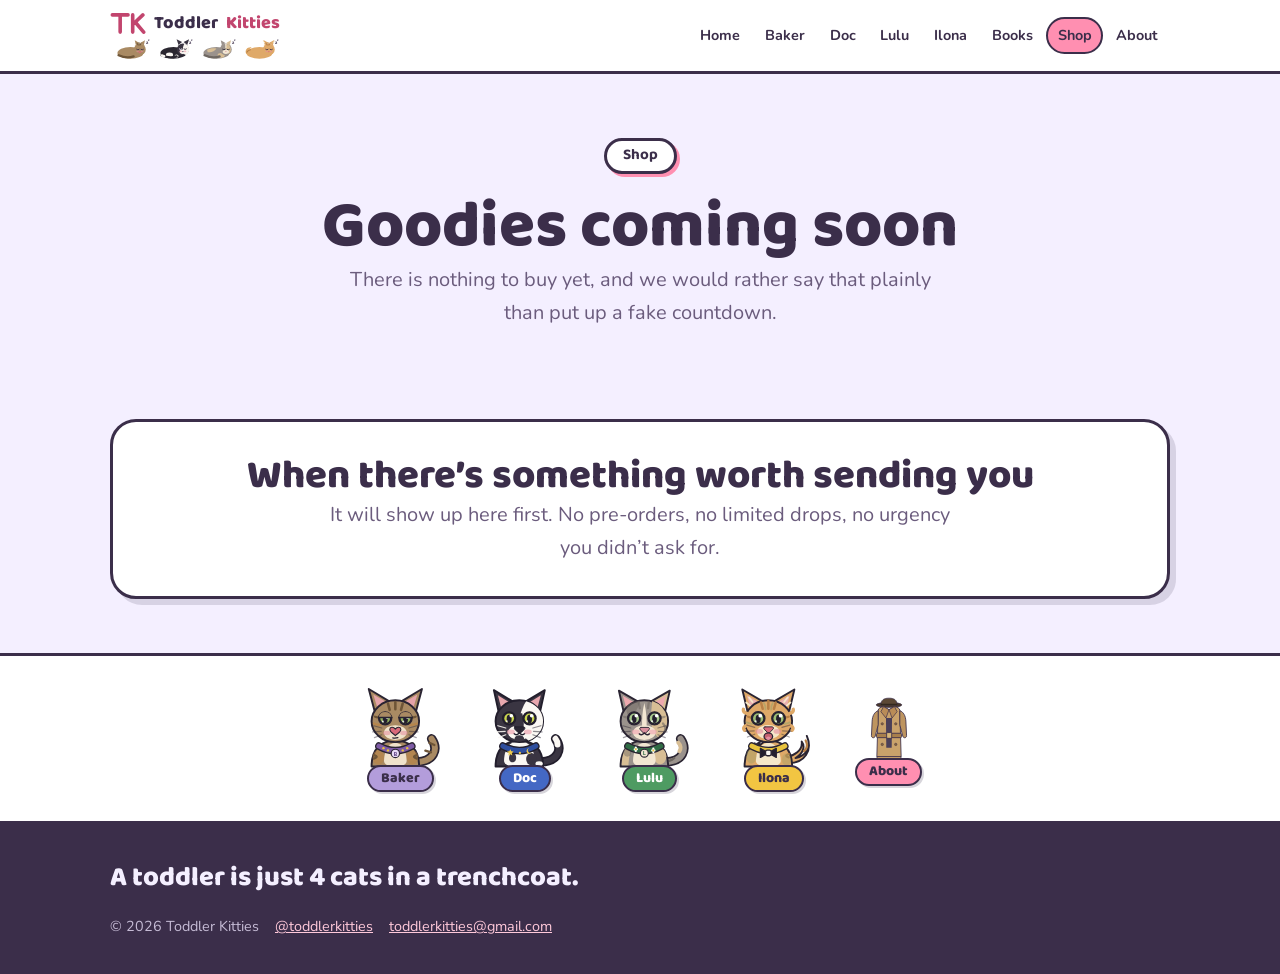
<file: shop.html>
<!DOCTYPE html>
<html lang="en">
<head>
<meta charset="utf-8">
<meta name="viewport" content="width=device-width, initial-scale=1">
<title>Shop — Toddler Kitties</title>
<meta name="description" content="The Toddler Kitties shop isn't open yet. Join the list to hear first.">
<link rel="canonical" href="https://toddlerkitties.com/shop.html">
<meta name="keywords" content="toddler kitties, toddlerkitties, toddler kitties com, cute cats for kids, 4 cats in a trenchcoat">
<meta property="og:locale" content="en_US">
<meta property="og:type" content="website">
<meta property="og:site_name" content="Toddler Kitties">
<meta property="og:title" content="Shop — Toddler Kitties">
<meta property="og:description" content="The Toddler Kitties shop isn't open yet. Join the list to hear first.">
<meta property="og:url" content="https://toddlerkitties.com/shop.html">
<meta name="twitter:card" content="summary_large_image">
<link rel="icon" href="[data-uri]" type="image/svg+xml">
<link rel="preconnect" href="https://fonts.googleapis.com"><link rel="preconnect" href="https://fonts.gstatic.com" crossorigin><link rel="stylesheet" href="https://fonts.googleapis.com/css2?family=Baloo+2:wght@500;700;800&family=Nunito:ital,wght@0,400;0,600;0,700;1,400&display=swap">
<style>/* ==========================================================================
   Toddler Kitties
   Sticker-storybook theme: chunky outlines, hard offset shadows, rounded type.
   Every page can take on one cat's colour via body[data-theme].
   ========================================================================== */

:root{
  --ink:      #3B2E4A;
  --ink-soft: #6B5C7D;
  --outline:  #3B2E4A;
  --card:     #FFFFFF;
  --page-bg:  #F4EFFF;
  --pink:     #FF8FB1;

  --accent:     var(--pink);
  --accent-ink: #C2456E;

  --shadow: 6px 6px 0 rgba(59,46,74,.15);

  --wrap: 1060px;
  --gut:  clamp(1.1rem, 4vw, 2.5rem);
  --r:    26px;
}

body[data-theme="baker"]{ --page-bg:#EDE7FA; --accent:#B39DDB; --accent-ink:#6A4A9C; }
body[data-theme="doc"]  { --page-bg:#EFF3FF; --accent:#4468C4; --accent-ink:#33509E; }
body[data-theme="lulu"] { --page-bg:#EAF7EF; --accent:#4E9B62; --accent-ink:#337A48; }
body[data-theme="ilona"]{ --page-bg:#FFF6DF; --accent:#F2C542; --accent-ink:#8F6206; }

*,*::before,*::after{ box-sizing:border-box; }
html{ -webkit-text-size-adjust:100%; scroll-behavior:smooth; }
@media (prefers-reduced-motion:reduce){ html{ scroll-behavior:auto; } }

body{
  margin:0;
  background:var(--page-bg);
  color:var(--ink);
  font-family:"Nunito","Segoe UI",system-ui,sans-serif;
  font-size:clamp(1rem,.96rem + .2vw,1.08rem);
  line-height:1.65;
  overflow-x:hidden;
}
img,svg{ max-width:100%; }
a{ color:inherit; }
p{ margin:0 0 1rem; text-wrap:pretty; }
p:last-child{ margin-bottom:0; }

h1,h2,h3,.logo,.btn,.pill,.cat-label,.eyebrow,.bubble{
  font-family:"Baloo 2","Nunito",system-ui,sans-serif;
  font-weight:800;
}
h1,h2,h3{ margin:0; line-height:1.1; text-wrap:balance; }
h1{ font-size:clamp(2.3rem,1.4rem + 4.4vw,4.1rem); }
h2{ font-size:clamp(1.7rem,1.2rem + 2vw,2.5rem); }
h3{ font-size:clamp(1.2rem,1.05rem + .7vw,1.5rem); }

.eyebrow{
  display:inline-block; font-weight:700;
  font-size:clamp(.8rem,.75rem + .3vw,.95rem);
  background:var(--card); color:var(--ink);
  border:3px solid var(--outline); border-radius:999px;
  padding:.15rem 1rem; margin-bottom:1.1rem;
  box-shadow:3px 3px 0 var(--accent);
}
.lede{ font-size:clamp(1.05rem,1rem + .5vw,1.25rem); color:var(--ink-soft); max-width:52ch; }
.center{ text-align:center; }
.center .lede{ margin-inline:auto; }
.accent{ color:var(--accent-ink); }

.wrap{ width:min(100% - (var(--gut) * 2), var(--wrap)); margin-inline:auto; }
section{ padding-block:clamp(2.2rem,5vw,3.4rem); }

.skip{ position:absolute; left:-9999px; background:var(--ink); color:#fff; padding:.7rem 1rem; z-index:99; }
.skip:focus{ left:.5rem; top:.5rem; }
:focus-visible{ outline:3px solid var(--accent-ink); outline-offset:3px; border-radius:6px; }

/* ---------- header ------------------------------------------------------- */

header{ background:var(--card); border-bottom:3px solid var(--outline); position:sticky; top:0; z-index:30; }
.nav-inner{ display:flex; align-items:center; gap:1rem; flex-wrap:wrap; padding-block:.65rem; }
.brandbox{ display:flex; flex-direction:column; gap:1px; margin-right:auto; }
.logo{ display:flex; align-items:center; gap:.5rem; font-size:1.12rem; text-decoration:none; line-height:1; }
.logo-sleep{ display:flex; gap:5px; align-items:flex-end; padding-left:3px; }
.logo-sleep svg{ width:38px; height:22px; display:block; }
@media (max-width:430px){ .logo-sleep svg{ width:30px; height:18px; } }
.logo svg{ width:36px; height:27px; flex:none; color:var(--accent-ink); }
.logo span{ color:var(--accent-ink); }
header nav{ display:flex; gap:.1rem; flex-wrap:wrap; }
header nav a{ text-decoration:none; font-weight:700; font-size:.9rem; padding:.3rem .6rem; border-radius:999px; border:2px solid transparent; }
header nav a:hover{ border-color:var(--outline); }
header nav a.active{ background:var(--accent); border-color:var(--outline); }

/* ---------- panels + buttons --------------------------------------------- */

.panel{
  background:var(--card); border:3px solid var(--outline); border-radius:var(--r);
  box-shadow:var(--shadow); padding:clamp(1.3rem,3vw,2rem);
}
.hero{ padding-block:clamp(2.2rem,6vw,4rem) clamp(1.4rem,3vw,2.2rem); }

.btn{
  display:inline-block; text-decoration:none; cursor:pointer;
  background:var(--accent); color:var(--ink);
  border:3px solid var(--outline); border-radius:999px;
  padding:.6rem 1.4rem; font-size:1rem;
  box-shadow:4px 4px 0 var(--outline);
  transition:transform .12s ease, box-shadow .12s ease;
}
.btn:hover{ transform:translate(2px,2px); box-shadow:2px 2px 0 var(--outline); }
.btn:active{ transform:translate(4px,4px); box-shadow:0 0 0 var(--outline); }
.btn-ghost{ background:var(--card); }

.pill{ display:inline-block; font-size:.78rem; font-weight:700; background:var(--accent);
  border:2px solid var(--outline); border-radius:999px; padding:.05rem .7rem; }
.pill-soon{ background:var(--card); color:var(--ink-soft); }

/* ---------- crew cards --------------------------------------------------- */

.card-grid{ display:grid; gap:clamp(1.1rem,2.5vw,1.5rem); grid-template-columns:repeat(auto-fit,minmax(215px,1fr)); }
.card{ display:block; text-decoration:none; color:inherit; text-align:center;
  transition:transform .18s cubic-bezier(.2,.8,.3,1), box-shadow .18s ease; }
.card:hover,.card:focus-visible{ transform:translateY(-6px); box-shadow:6px 6px 0 var(--accent); }
.card .art{ width:132px; height:132px; margin:0 auto .4rem; display:block; }
.card h3{ margin-bottom:.15rem; }
.card .role{ font-weight:800; color:var(--accent-ink); font-size:.9rem; display:block; margin-bottom:.5rem; }
.card p{ font-size:.94rem; color:var(--ink-soft); margin:0; }
.card-baker{ --accent:#B39DDB; --accent-ink:#6A4A9C; }
.card-doc  { --accent:#4468C4; --accent-ink:#33509E; }
.card-lulu { --accent:#4E9B62; --accent-ink:#337A48; }
.card-ilona{ --accent:#F2C542; --accent-ink:#8F6206; }

/* ---------- explore ------------------------------------------------------ */

.trio{ display:grid; gap:clamp(1.1rem,2.5vw,1.5rem); grid-template-columns:repeat(auto-fit,minmax(230px,1fr)); }
.trio .panel{ text-decoration:none; color:inherit; transition:transform .18s ease, box-shadow .18s ease; }
.trio .panel:hover{ transform:translateY(-6px); box-shadow:6px 6px 0 var(--accent); }
.ico{ width:46px; height:46px; color:var(--accent-ink); display:block; margin-bottom:.6rem; }
.trio h3{ margin-bottom:.3rem; }
.trio p{ color:var(--ink-soft); font-size:.95rem; }

/* ---------- cat page ----------------------------------------------------- */

.meet{ display:grid; gap:clamp(1.4rem,3vw,2.2rem); grid-template-columns:1fr; align-items:center; }
@media (min-width:800px){ .meet{ grid-template-columns:minmax(0,40%) minmax(0,1fr); } }
.stage{
  position:relative; overflow:hidden; background:var(--card);
  border:3px solid var(--outline); border-radius:var(--r); box-shadow:var(--shadow);
  aspect-ratio:1/1; display:grid; place-items:center; padding:7%;
}
.stage__cat{ width:100%; height:100%; position:relative; z-index:2; }
.crit{ position:absolute; left:0; top:0; pointer-events:none; z-index:3; will-change:transform,opacity; }
.laser{ width:11px; height:11px; border-radius:50%; background:#FF3B2E; box-shadow:0 0 10px 4px rgba(255,59,46,.5); z-index:4; }
.pom{ width:20px; height:20px; border-radius:50%; background:radial-gradient(circle at 34% 32%, #fff, #FF7FB0 46%, #D1497F); box-shadow:0 0 10px rgba(255,127,176,.75); transition:opacity .35s ease; }
.spark{ width:5px; height:5px; background:#FFF3B0; border-radius:50%; box-shadow:0 0 6px #FFE066; }
.stage-garden{ position:absolute; left:0; right:0; bottom:-1px; width:100%; height:auto; z-index:4; pointer-events:none; }
@keyframes tkSway{ 0%,100%{ transform:rotate(-2.4deg); } 50%{ transform:rotate(2.4deg); } }
.gdn-sway{ animation:tkSway 4.2s ease-in-out infinite; }
.gdn-1{ transform-origin:44px 88px; }
.gdn-2{ transform-origin:104px 88px; animation-duration:5.1s; animation-delay:-.8s; }
.gdn-3{ transform-origin:258px 88px; animation-duration:4.6s; animation-delay:-2.1s; }
.gdn-4{ transform-origin:320px 88px; animation-duration:5.6s; animation-delay:-1.4s; }
@keyframes tkFlow{ from{ transform:translateX(0); } to{ transform:translateX(-64px); } }
.mtn-flow{ animation:tkFlow 3.4s linear infinite; }
.mtn-flow-2{ animation-duration:5s; }
.crown{ z-index:6; height:auto; }
.crown svg{ width:100%; height:auto; display:block; }
.mouse{ z-index:5; filter:drop-shadow(1px 2px 0 rgba(59,46,74,.22)); }
@keyframes tkFlap{ 0%,100%{ transform:rotate(-18deg); } 50%{ transform:rotate(26deg); } }
.bird .bw{ transform-origin:17px 13px; animation:tkFlap .32s ease-in-out infinite; }
.bird{ z-index:5; filter:drop-shadow(1px 2px 0 rgba(59,46,74,.22)); }
.bk-paw{ z-index:4; filter:drop-shadow(1px 2px 0 rgba(59,46,74,.25)); }
.pointer{ z-index:5; filter:drop-shadow(1px 2px 0 rgba(59,46,74,.28)); }

.tally{ list-style:none; margin:0; padding:0; }
.tally li{ display:grid; grid-template-columns:1.5rem 1fr; gap:.7rem; padding:.55rem 0;
  border-bottom:2px dotted rgba(59,46,74,.18); }
.tally li:last-child{ border-bottom:0; }
.tally li::before{ content:""; width:15px; height:15px; margin-top:.45rem; border-radius:50%;
  background:var(--accent); border:2px solid var(--outline); }

.facts{ list-style:none; margin:0; padding:0; display:grid; gap:.75rem;
  grid-template-columns:repeat(auto-fit,minmax(250px,1fr)); }
.facts li{ display:grid; grid-template-columns:1.7rem 1fr; align-items:start; gap:.65rem;
  background:var(--page-bg); border:3px solid var(--outline); border-radius:16px;
  padding:.6rem .85rem; box-shadow:3px 3px 0 rgba(59,46,74,.16);
  font-weight:600; font-size:.95rem; line-height:1.45; }
.facts .suit{ font-size:1.45rem; line-height:1.15; text-align:center; }
.facts .s-red{ color:#D14A5E; }
.facts .s-blk{ color:var(--ink); }
.facts .s-pink{ color:#E4708F; }
.facts .s-green{ color:#337A48; }
.facts .s-purple{ color:#7E5BA6; }

.says{ text-align:center; }
.bubble{
  position:relative; display:inline-block; max-width:24ch; margin:0 auto;
  background:var(--card); border:3px solid var(--outline); border-radius:var(--r);
  box-shadow:var(--shadow); padding:1.2rem 1.6rem;
  font-size:clamp(1.3rem,1rem + 2vw,2.1rem); line-height:1.16;
}
.bubble::before,.bubble::after{ content:""; position:absolute; left:50%; width:0; height:0; }
.bubble::before{ bottom:-19px; transform:translateX(-50%); border-left:17px solid transparent; border-right:17px solid transparent; border-top:19px solid var(--outline); }
.bubble::after{ bottom:-13px; transform:translateX(-50%); border-left:13px solid transparent; border-right:13px solid transparent; border-top:15px solid var(--card); }
.says .who{ display:block; margin-top:2rem; font-weight:700; color:var(--ink-soft); font-size:.92rem; }

/* ---------- books -------------------------------------------------------- */

.books{ display:grid; gap:clamp(1.1rem,2.5vw,1.5rem); grid-template-columns:repeat(auto-fit,minmax(265px,1fr)); }
.book{ display:grid; grid-template-columns:92px 1fr; gap:1rem; align-items:start; }
.book .art{ width:92px; height:92px; }
.book .num{ display:block; font-weight:800; color:var(--accent-ink); font-size:.85rem; }
.book h3{ margin:.1rem 0 .35rem; }
.book p{ font-size:.94rem; color:var(--ink-soft); margin:0 0 .7rem; }
.book-wide{ grid-column:1/-1; }
@media (max-width:420px){ .book{ grid-template-columns:1fr; } }

/* ---------- signup ------------------------------------------------------- */

.signup{ max-width:660px; margin-inline:auto; text-align:center; }
.signup form{ display:flex; gap:.7rem; flex-wrap:wrap; justify-content:center; margin-top:1.2rem; }
.signup input[type="email"]{ flex:1 1 16rem; min-width:0; font:inherit; font-size:1rem;
  padding:.6rem 1rem; color:var(--ink); background:#fff;
  border:3px solid var(--outline); border-radius:999px; }
.signup input::placeholder{ color:#8E82A0; }
.signup .fine{ font-size:.9rem; color:var(--ink-soft); margin-top:.9rem; }
.signup__note{ font-weight:700; color:var(--accent-ink); margin-top:.8rem; min-height:1.2em; }
.hp{ position:absolute; left:-9999px; opacity:0; height:0; width:0; }

/* ---------- trenchcoat (about page only) --------------------------------- */

.coat-bit{ text-align:center; padding-block:clamp(2rem,5vw,3.2rem); }
.coat{ width:min(64vw,250px); height:auto; }
.coat-bit .cap{ font-weight:700; color:var(--ink-soft); margin-top:1rem; }
@keyframes tkWobble{ 0%,100%{ transform:rotate(-1.1deg); } 50%{ transform:rotate(1.1deg) translateY(-5px); } }
@keyframes tkHat{ 0%,100%{ transform:translateY(0) rotate(3deg); } 50%{ transform:translateY(-6px) rotate(-2deg); } }
.coat-anim{ transform-origin:160px 440px; animation:tkWobble 5.5s ease-in-out infinite; }
.hat-anim{ transform-origin:160px 118px; animation:tkHat 5.5s ease-in-out infinite; }

/* ---------- cat menu ----------------------------------------------------- */

.cat-menu{ border-top:3px solid var(--outline); background:var(--card); padding-block:1.5rem; }
.cat-row{ display:flex; justify-content:center; gap:clamp(.3rem,3vw,1.8rem); flex-wrap:wrap; }
.cat-item{ display:flex; flex-direction:column; align-items:center; text-decoration:none; color:var(--ink);
  padding:.3rem; transition:transform .28s cubic-bezier(.2,.8,.3,1); }
.cat-item:hover,.cat-item:focus-visible{ transform:translateY(-10px) rotate(-4deg); }
.cat-item svg{ width:clamp(62px,15vw,86px); height:clamp(62px,15vw,86px); display:block; }
.cat-label{ font-size:clamp(12px,2vw,14px); background:var(--accent);
  border:2px solid var(--outline); border-radius:999px; padding:0 12px; margin-top:-6px;
  box-shadow:2px 2px 0 rgba(59,46,74,.2); }
.ci-coat .coat-mini{ width:clamp(40px,9vw,54px); height:auto; display:block; margin:0 auto; }
.ci-coat .cat-label{ background:var(--pink); }
.ci-baker .cat-label{ background:#B39DDB; }
.ci-doc   .cat-label{ background:#4468C4; color:#fff; }
.ci-lulu  .cat-label{ background:#4E9B62; color:#fff; }
.ci-ilona .cat-label{ background:#F2C542; }

/* ---------- footer ------------------------------------------------------- */

footer{ background:var(--ink); color:#F4EFFF; padding-block:2.2rem; }
footer a{ color:#FFC9DA; }
.foot-motto{ font-family:"Baloo 2",sans-serif; font-weight:800; font-size:clamp(1.1rem,1rem + 1.2vw,1.7rem); margin:0 0 .9rem; }
.foot-meta{ font-size:.9rem; color:#C6BCD6; display:flex; gap:1rem; flex-wrap:wrap; }

/* ---------- splash + 404 ------------------------------------------------- */

.splash{ min-height:100svh; display:grid; place-items:center; text-align:center; padding:2rem var(--gut); }
.splash-in{ display:grid; justify-items:center; gap:1.1rem; }
.peek-row{ display:flex; gap:6px; justify-content:center; align-items:flex-end; flex-wrap:wrap; }
.peek-row svg{ width:clamp(66px,17vw,112px); height:clamp(66px,17vw,112px); }
.peek-row svg:nth-child(odd){ transform:translateY(8px) rotate(-4deg); }
.peek-row svg:nth-child(even){ transform:rotate(4deg); }
.oops{ min-height:82svh; display:grid; place-items:center; text-align:center; }
.oops-in{ display:grid; justify-items:center; gap:.9rem; width:100%; }
.oops .nf-scene{ width:min(94vw,760px); height:auto; margin-bottom:.4rem; }
.oops h1{ font-size:clamp(2rem,1.3rem + 3.4vw,3.2rem); }
.oops .lede{ max-width:46ch; }
.nf-door{ cursor:pointer; }
.nf-door > rect, .nf-door > text, .nf-door > g{ transition:transform .18s ease; }
.nf-door:hover > rect, .nf-door:hover > text, .nf-door:hover > g{ transform:translateY(-4px); }
.nf-door:focus-visible{ outline:3px solid var(--pink); outline-offset:4px; border-radius:10px; }

/* ---------- page turn ----------------------------------------------------- */

@media (prefers-reduced-motion:no-preference){
  @keyframes pageIn{ from{ opacity:0; transform:translateY(12px); } to{ opacity:1; transform:none; } }
  main{ animation:pageIn .45s cubic-bezier(.2,.7,.3,1) both; }
  body.leaving main{ opacity:0; transform:translateY(-10px);
    transition:opacity .2s ease, transform .2s ease; animation:none; }
  body.leaving header, body.leaving .cat-menu, body.leaving footer{ opacity:.55; transition:opacity .2s ease; }
}

/* ---------- reveal ------------------------------------------------------- */

.rv{ opacity:0; transform:translateY(14px); transition:opacity .5s ease, transform .5s cubic-bezier(.2,.8,.3,1); }
.rv.is-in{ opacity:1; transform:none; }
.rv-fade{ opacity:0; transition:opacity .55s ease; }
.rv-fade.is-in{ opacity:1; }

@media (prefers-reduced-motion:reduce){
  .rv,.rv-fade{ opacity:1; transform:none; transition:none; }
  .crit{ display:none !important; }
  *{ animation:none !important; transition:none !important; }
}
</style>
</head>
<body>
<a class="skip" href="#main">Skip to content</a>
<svg xmlns="http://www.w3.org/2000/svg" width="0" height="0" style="position:absolute" aria-hidden="true" focusable="false">

  <!-- ============ BAKER — B1 — grey-brown tabby, heart nose, tall sassy ears,
       half-lidded and entirely unimpressed ============ -->
  <symbol id="tk-baker" viewBox="-6 -6 152 152">
    <g>
      <!-- tail -->
      <g class="tk-tail" data-o="98 130">
        <path d="M98 130 C128 129 137 108 124 89" fill="none" stroke="#2A2432" stroke-width="16.5" stroke-linecap="round"/>
        <path d="M98 130 C128 129 137 108 124 89" fill="none" stroke="#A98A63" stroke-width="10.5" stroke-linecap="round"/>
        <path d="M120 96 l9 4 M113 110 l10 3" stroke="#6E5537" stroke-width="4" stroke-linecap="round"/>
      </g>

      <!-- body -->
      <path d="M18 138 C18 106 36 92 60 92 C84 92 102 106 102 138 Z" fill="#A98A63" stroke="#2A2432" stroke-width="3.4" stroke-linejoin="round"/>
      <path d="M60 96 C72 96 80 112 80 128 C80 135 72 138 60 138 C48 138 40 135 40 128 C40 112 48 96 60 96 Z" fill="#F0E2CB"/>
      <ellipse cx="30" cy="122" rx="10" ry="13" fill="#BC8443" opacity=".55"/>
      <ellipse cx="90" cy="122" rx="10" ry="13" fill="#BC8443" opacity=".55"/>
      <path d="M22 118 q10 3 0 6 M98 118 q-10 3 0 6" stroke="#6E5537" stroke-width="4" stroke-linecap="round" fill="none"/>

      <!-- collar: purple, on the chest, with her B -->
      <path d="M31 102 Q60 118 89 102" fill="none" stroke="#2A2432" stroke-width="13.5" stroke-linecap="round"/>
      <path d="M31 102 Q60 118 89 102" fill="none" stroke="#7E5BA6" stroke-width="9" stroke-linecap="round"/>
      <g fill="#E8C33D">
        <circle cx="39" cy="105.6" r="2.1"/><circle cx="47" cy="109.6" r="2.1"/>
        <circle cx="73" cy="109.6" r="2.1"/><circle cx="81" cy="105.6" r="2.1"/>
      </g>
      <circle cx="60" cy="115" r="7.4" fill="#E8DAF6" stroke="#2A2432" stroke-width="2"/>
      <text x="60" y="119" text-anchor="middle" font-family="monospace" font-size="10" font-weight="700" fill="#5B3E82">B</text>

      <!-- tall, pointed, sassy ears -->
      <path d="M25 46 L13 1 L56 27 Z" fill="#A98A63" stroke="#2A2432" stroke-width="3.4" stroke-linejoin="round"/>
      <path d="M95 46 L107 1 L64 27 Z" fill="#A98A63" stroke="#2A2432" stroke-width="3.4" stroke-linejoin="round"/>
      <path d="M30 40 L21 11 L47 26 Z" fill="#E5A3A9"/>
      <path d="M90 40 L99 11 L73 26 Z" fill="#E5A3A9"/>

      <!-- head -->
      <ellipse cx="60" cy="58" rx="42" ry="37" fill="#A98A63" stroke="#2A2432" stroke-width="3.4"/>
      <path d="M60 24 v13 M47 27 l3 11 M73 27 l-3 11" stroke="#6E5537" stroke-width="4.5" stroke-linecap="round"/>
      <path d="M24 50 q9 3 14 0 M96 50 q-9 3 -14 0" stroke="#6E5537" stroke-width="3.8" stroke-linecap="round" fill="none"/>
      <path d="M22 62 q9 4 14 1 M98 62 q-9 4 -14 1" stroke="#BC8443" stroke-width="4" stroke-linecap="round" fill="none" opacity=".7"/>
      <ellipse cx="60" cy="78" rx="20" ry="13" fill="#F0E2CB"/>

      <!-- eyes, half-lidded on purpose -->
      <circle cx="42" cy="53" r="11.6" fill="#241F2E" stroke="#2A2432" stroke-width="2.2"/>
      <circle cx="78" cy="53" r="11.6" fill="#241F2E" stroke="#2A2432" stroke-width="2.2"/>
      <circle cx="42" cy="53" r="8.6" fill="#93B25E"/>
      <circle cx="78" cy="53" r="8.6" fill="#93B25E"/>
      <g class="bk-pupils">
        <ellipse cx="42" cy="55" rx="4.2" ry="6.6" fill="#241F2E"/>
        <ellipse cx="78" cy="55" rx="4.2" ry="6.6" fill="#241F2E"/>
        <circle cx="45.6" cy="51" r="2.8" fill="#FFFFFF"/>
        <circle cx="81.6" cy="51" r="2.8" fill="#FFFFFF"/>
        <circle cx="38" cy="58.5" r="1.7" fill="#FFFFFF" opacity=".8"/>
        <circle cx="74" cy="58.5" r="1.7" fill="#FFFFFF" opacity=".8"/>
      </g>
      <!-- the lids -->
      <path d="M30.6 51 A11.6 11.6 0 0 1 53.4 51 Z" fill="#A98A63"/>
      <path d="M66.6 51 A11.6 11.6 0 0 1 89.4 51 Z" fill="#A98A63"/>
      <path d="M30.2 51.4 H53.8 M66.2 51.4 H89.8" stroke="#2A2432" stroke-width="2.8" stroke-linecap="round"/>

      <!-- the heart nose, and it is not up for discussion -->
      <path d="M60 72 C56.6 67 50.2 68 50.2 72.5 C50.2 77.2 56.6 79.8 60 83.5 C63.4 79.8 69.8 77.2 69.8 72.5 C69.8 68 63.4 67 60 72 Z"
            fill="#D96A7A" stroke="#2A2432" stroke-width="1.8" stroke-linejoin="round"/>
      <!-- the smirk. One side only. -->
      <path d="M55.5 87.4 C58.2 87.9 61.4 87.8 64.5 87" stroke="#2A2432" stroke-width="2.3" stroke-linecap="round" fill="none"/>

      <!-- blush + whiskers -->
      <ellipse cx="45" cy="79" rx="6.6" ry="4" fill="#E58EA0" opacity=".55"/>
      <ellipse cx="75" cy="79" rx="6.6" ry="4" fill="#E58EA0" opacity=".55"/>
      <path d="M36 70 l-14 -4 M35 76 l-15 1 M36 82 l-13 5 M84 70 l14 -4 M85 76 l15 1 M84 82 l13 5"
            stroke="#2A2432" stroke-width="2.1" stroke-linecap="round" opacity=".42"/>
    </g>
  </symbol>

  <!-- ============ DOC — D2 — black-and-white cow pattern, huge ears, moon-and-stars collar
       Sticker style: chunky ink outline, big shiny eyes, blush, toe beans.
       Markings traced from photo: black base, asymmetric white blaze weighted to HIS left
       (viewer's right), black nose-bridge band, white muzzle, dark chin patch. ============ -->
  <symbol id="tk-doc" viewBox="-6 -6 152 152">
    <g>
      <!-- tail: black with a white tip -->
      <g class="tk-tail" data-o="98 130">
        <path d="M98 130 C128 129 137 108 124 89" fill="none" stroke="#221E2C" stroke-width="16.5" stroke-linecap="round"/>
        <path d="M98 130 C128 129 137 108 124 89" fill="none" stroke="#3A3542" stroke-width="10.5" stroke-linecap="round"/>
        <path d="M127.5 99 C127.5 95 126 91.5 124 89" fill="none" stroke="#FBF8F3" stroke-width="10.5" stroke-linecap="round"/>
      </g>

      <!-- body -->
      <path d="M18 138 C18 106 36 92 60 92 C84 92 102 106 102 138 Z" fill="#3A3542" stroke="#221E2C" stroke-width="3.4" stroke-linejoin="round"/>
      <!-- big white chest: broad bib, black patches sitting on it, white mitten on the far paw -->
      <path d="M60 93 C79 93 87 110 87 128 C87 136 75 138 60 138 C45 138 33 136 33 128 C33 110 41 93 60 93 Z" fill="#FBF8F3"/>
      <path d="M48 111 C53.5 115 56 122 53.5 127 C51 132 44.5 132 42.5 127 C40.5 122 43 115 48 111 Z" fill="#3A3542"/>
      <ellipse cx="81" cy="125" rx="9" ry="11" fill="#3A3542"/>
      <ellipse cx="95" cy="133" rx="6.5" ry="4.4" fill="#FBF8F3"/>

      <!-- collar: navy, on the chest, moon and stars -->
      <path d="M31 102 Q60 118 89 102" fill="none" stroke="#221E2C" stroke-width="13.5" stroke-linecap="round"/>
      <path d="M31 102 Q60 118 89 102" fill="none" stroke="#2E4E9E" stroke-width="9" stroke-linecap="round"/>
      <path d="M44 107.5 l1.7 3.8 4.1 .4 -3.1 2.8 .9 4 -3.6 -2.1 -3.6 2.1 .9 -4 -3.1 -2.8 4.1 -.4 Z" fill="#F0CB4A"/>
      <path d="M77.5 106 a4.8 4.8 0 1 0 3.8 7.7 a3.8 3.8 0 1 1 -3.8 -7.7 Z" fill="#F0CB4A"/>
      <circle cx="61" cy="114" r="2" fill="#F0CB4A"/>

      <!-- ears (very large, upright) -->
      <path d="M24 44 L15 3 L55 27 Z" fill="#3A3542" stroke="#221E2C" stroke-width="3.4" stroke-linejoin="round"/>
      <path d="M96 44 L105 3 L65 27 Z" fill="#3A3542" stroke="#221E2C" stroke-width="3.4" stroke-linejoin="round"/>
      <path d="M29 38 L22 12 L46 27 Z" fill="#E8A7AE"/>
      <path d="M91 38 L98 12 L74 27 Z" fill="#E8A7AE"/>

      <!-- head -->
      <ellipse cx="60" cy="58" rx="42" ry="37" fill="#3A3542" stroke="#221E2C" stroke-width="3.4"/>
      <!-- the white side of his face: wedge down the forehead, whole cheek below it -->
      <path d="M72 22.6 A42 37 0 0 1 76 92.2 C66 84 58 70 60 54 C62 42 67 30 72 22.6 Z" fill="#FBF8F3"/>
      <!-- white muzzle -->
      <ellipse cx="60" cy="78" rx="20" ry="13" fill="#FBF8F3"/>
      <!-- black band down the nose bridge -->
      <path d="M49 44 C47 56 49 68 54 74 L66 74 C69 66 68 54 65 44 Z" fill="#3A3542"/>
      <!-- dark chin patch -->
      <path d="M60 83 C65 83 68.5 86 68.5 89 C68.5 92.4 64.5 94 60 94 C55.5 94 51.5 92.4 51.5 89 C51.5 86 55 83 60 83 Z" fill="#3A3542"/>
      <!-- nose -->
      <path d="M53 68 h14 c2.7 0 3.7 2.5 2 4.3 l-5.6 5.6 c-1.7 1.7 -4.1 1.7 -5.8 0 l-5.6 -5.6 c-1.7 -1.8 -.7 -4.3 2 -4.3 Z" fill="#2A2633" stroke="#221E2C" stroke-width="1.6" stroke-linejoin="round"/>
      <!-- easy little grin -->
      <path d="M60 78.6 q-5 5.6 -9.5 1.2 M60 78.6 q5 5.6 9.5 1.2" stroke="#221E2C" stroke-width="2.6" stroke-linecap="round" fill="none"/>

      <!-- big shiny eyes, yellow-green -->
      <circle cx="42" cy="53" r="11.6" fill="#241F2E" stroke="#221E2C" stroke-width="2.2"/>
      <circle cx="78" cy="53" r="11.6" fill="#241F2E" stroke="#221E2C" stroke-width="2.2"/>
      <circle cx="42" cy="53" r="8.6" fill="#C9D64E"/>
      <circle cx="78" cy="53" r="8.6" fill="#C9D64E"/>
      <g class="dc-pupils">
        <ellipse cx="42" cy="54" rx="4.4" ry="7.4" fill="#241F2E"/>
        <ellipse cx="78" cy="54" rx="4.4" ry="7.4" fill="#241F2E"/>
        <circle cx="45.8" cy="48.4" r="3.2" fill="#FFFFFF"/>
        <circle cx="81.8" cy="48.4" r="3.2" fill="#FFFFFF"/>
        <circle cx="37.8" cy="58" r="1.8" fill="#FFFFFF" opacity=".8"/>
        <circle cx="73.8" cy="58" r="1.8" fill="#FFFFFF" opacity=".8"/>
      </g>

      <!-- blush -->
      <ellipse cx="45" cy="77" rx="7" ry="4.2" fill="#F0A8B4" opacity=".7"/>
      <ellipse cx="75" cy="77" rx="7" ry="4.2" fill="#F0A8B4" opacity=".7"/>
      <!-- whiskers: light over the black side, ink over the white side -->
      <path d="M36 70 l-14 -4 M35 76 l-15 1 M36 82 l-13 5" stroke="#FBF8F3" stroke-width="2.2" stroke-linecap="round" opacity=".9"/>
      <path d="M84 70 l14 -4 M85 76 l15 1 M84 82 l13 5" stroke="#221E2C" stroke-width="2.2" stroke-linecap="round" opacity=".5"/>
    </g>
  </symbol>

  <!-- ============ LULU — L3 — dilute tortie: soft grey base, warm cream brindling,
       cream stripe down the nose, pink paw pads, green daisy collar ============ -->
  <symbol id="tk-lulu" viewBox="-6 -6 152 152">
    <g>
      <!-- tail -->
      <g class="tk-tail" data-o="98 130">
        <path d="M98 130 C128 129 137 108 124 89" fill="none" stroke="#2A2432" stroke-width="16.5" stroke-linecap="round"/>
        <path d="M98 130 C128 129 137 108 124 89" fill="none" stroke="#9A928C" stroke-width="10.5" stroke-linecap="round"/>
        <path d="M120 96 c5 5 5 11 2 15" fill="none" stroke="#D8BE95" stroke-width="7" stroke-linecap="round"/>
        <path d="M104 128 c4 -1 7 -3 9 -5" fill="none" stroke="#6F6862" stroke-width="4" stroke-linecap="round"/>
      </g>

      <!-- body -->
      <path d="M18 138 C18 106 36 92 60 92 C84 92 102 106 102 138 Z" fill="#9A928C" stroke="#2A2432" stroke-width="3.4" stroke-linejoin="round"/>
      <!-- warm brindle patches, low contrast -->
      <path d="M20 136 C20 116 26 102 38 96 C36 110 32 124 32 136 Z" fill="#D8BE95"/>
      <ellipse cx="88" cy="120" rx="11" ry="14" fill="#D8BE95"/>
      <ellipse cx="30" cy="112" rx="7" ry="9" fill="#6F6862" opacity=".45"/>
      <!-- cream chest + belly -->
      <path d="M60 96 C72 96 80 112 80 128 C80 135 72 138 60 138 C48 138 40 135 40 128 C40 112 48 96 60 96 Z" fill="#F2E6D2"/>

      <!-- collar: green with white daisies, on the chest -->
      <path d="M31 102 Q60 118 89 102" fill="none" stroke="#2A2432" stroke-width="13.5" stroke-linecap="round"/>
      <path d="M31 102 Q60 118 89 102" fill="none" stroke="#2F6B44" stroke-width="9" stroke-linecap="round"/>
      <g fill="#FFFFFF">
        <circle cx="43" cy="107.6" r="2"/><circle cx="46.8" cy="107.6" r="2"/><circle cx="44.9" cy="104.6" r="2"/><circle cx="44.9" cy="110.6" r="2"/>
        <circle cx="74" cy="109.6" r="2"/><circle cx="77.8" cy="109.6" r="2"/><circle cx="75.9" cy="106.6" r="2"/><circle cx="75.9" cy="112.6" r="2"/>
      </g>
      <circle cx="44.9" cy="107.6" r="1.8" fill="#E8C33D"/>
      <circle cx="75.9" cy="109.6" r="1.8" fill="#E8C33D"/>
      <circle cx="60" cy="114.5" r="7" fill="#F2E6D2" stroke="#2A2432" stroke-width="2"/>
      <text x="60" y="118.4" text-anchor="middle" font-family="monospace" font-size="9.5" font-weight="700" fill="#2F6B44">L</text>

      <!-- ears -->
      <path d="M24 44 L15 4 L55 27 Z" fill="#9A928C" stroke="#2A2432" stroke-width="3.4" stroke-linejoin="round"/>
      <path d="M96 44 L105 4 L65 27 Z" fill="#D8BE95" stroke="#2A2432" stroke-width="3.4" stroke-linejoin="round"/>
      <path d="M29 38 L22 13 L46 27 Z" fill="#EEA9AF"/>
      <path d="M91 38 L98 13 L74 27 Z" fill="#EEA9AF"/>

      <!-- head -->
      <ellipse cx="60" cy="58" rx="42" ry="37" fill="#9A928C" stroke="#2A2432" stroke-width="3.4"/>
      <!-- soft tortie brindling: warm on one side, deeper grey on the other -->
      <path d="M74 22.4 A42 37 0 0 1 84 86 C74 78 70 60 72 44 C72.6 36 73.4 28 74 22.4 Z" fill="#D8BE95"/>
      <path d="M30 30 C38 24 46 22 52 22 C50 34 44 45 33 52 C28 44 27 36 30 30 Z" fill="#6F6862" opacity=".5"/>
      <path d="M93 62 q6 7 3 14" stroke="#6F6862" stroke-width="4" stroke-linecap="round" fill="none" opacity=".6"/>
      <!-- faint tabby stripes -->
      <path d="M50 24 l2 11 M68 24 l-1.5 11" stroke="#6F6862" stroke-width="4" stroke-linecap="round" opacity=".55"/>
      <path d="M24 50 q9 3 14 0 M96 50 q-9 3 -14 0" stroke="#6F6862" stroke-width="3.6" stroke-linecap="round" fill="none" opacity=".5"/>
      <!-- cream stripe down the nose bridge -->
      <path d="M60 26 C56.5 40 55.5 56 56 70 L64 70 C64.5 56 63.5 40 60 26 Z" fill="#F2E6D2"/>
      <!-- cream muzzle -->
      <ellipse cx="60" cy="78" rx="20" ry="13" fill="#F2E6D2"/>
      <!-- nose + soft mouth -->
      <path d="M53.5 69 h13 c2.5 0 3.4 2.3 1.9 4 l-5.2 5.2 c-1.6 1.6 -3.8 1.6 -5.4 0 l-5.2 -5.2 c-1.5 -1.7 -.6 -4 1.9 -4 Z" fill="#D98F9C" stroke="#2A2432" stroke-width="1.6" stroke-linejoin="round"/>
      <path d="M60 79 q-5 5.4 -9.2 1.2 M60 79 q5 5.4 9.2 1.2" stroke="#2A2432" stroke-width="2.5" stroke-linecap="round" fill="none"/>

      <!-- big pale-green eyes -->
      <circle cx="42" cy="53" r="11.6" fill="#241F2E" stroke="#2A2432" stroke-width="2.2"/>
      <circle cx="78" cy="53" r="11.6" fill="#241F2E" stroke="#2A2432" stroke-width="2.2"/>
      <circle cx="42" cy="53" r="8.6" fill="#A9C98E"/>
      <circle cx="78" cy="53" r="8.6" fill="#A9C98E"/>
      <g class="lu-pupils">
        <ellipse cx="42" cy="54" rx="4.2" ry="7.2" fill="#241F2E"/>
        <ellipse cx="78" cy="54" rx="4.2" ry="7.2" fill="#241F2E"/>
        <circle cx="45.8" cy="48.4" r="3.2" fill="#FFFFFF"/>
        <circle cx="81.8" cy="48.4" r="3.2" fill="#FFFFFF"/>
        <circle cx="37.8" cy="58" r="1.8" fill="#FFFFFF" opacity=".8"/>
        <circle cx="73.8" cy="58" r="1.8" fill="#FFFFFF" opacity=".8"/>
      </g>

      <!-- blush + whiskers -->
      <ellipse cx="45" cy="77" rx="7" ry="4.2" fill="#F0A8B4" opacity=".65"/>
      <ellipse cx="75" cy="77" rx="7" ry="4.2" fill="#F0A8B4" opacity=".65"/>
      <path d="M36 70 l-14 -4 M35 76 l-15 1 M36 82 l-13 5 M84 70 l14 -4 M85 76 l15 1 M84 82 l13 5"
            stroke="#2A2432" stroke-width="2.1" stroke-linecap="round" opacity=".45"/>
    </g>
  </symbol>

  <!-- ============ ILONA — I4 — long-haired orange/cream tabby, plume tail,
       ear tufts, yellow collar with a bow tie, mid-sentence ============ -->
  <symbol id="tk-ilona" viewBox="-6 -6 152 152">
    <g>
      <!-- plume tail -->
      <g class="tk-tail" data-o="98 132">
        <path d="M96 132 C124 132 139 110 128 84 C137 104 126 120 108 123 C121 116 126 103 119 94 C121 110 105 119 92 121 Z"
              fill="#DFA968" stroke="#2A2432" stroke-width="3.4" stroke-linejoin="round"/>
        <path d="M126 92 c4 8 2 15 -3 19" stroke="#B98146" stroke-width="4" stroke-linecap="round" fill="none"/>
      </g>

      <!-- body, with a long-haired edge -->
      <path d="M18 138 C18 118 24 104 36 97 q-4 5 -3 8 q6 -8 12 -10 q-3 4 -2 7 q7 -7 12 -9 C57 92 58 92 60 92 C84 92 102 106 102 138 Z"
            fill="#DFA968" stroke="#2A2432" stroke-width="3.4" stroke-linejoin="round"/>
      <path d="M60 96 C73 96 82 112 82 128 C82 135 73 138 60 138 C47 138 38 135 38 128 C38 112 47 96 60 96 Z" fill="#F5E7C9"/>
      <path d="M96 116 q-9 3 0 6" stroke="#B98146" stroke-width="4" stroke-linecap="round" fill="none"/>
      <ellipse cx="30" cy="120" rx="9" ry="13" fill="#93A06A" opacity=".38"/>
      <ellipse cx="92" cy="126" rx="8" ry="11" fill="#93A06A" opacity=".32"/>

      <!-- collar: yellow with a black-and-white bow tie -->
      <path d="M31 102 Q60 118 89 102" fill="none" stroke="#2A2432" stroke-width="13.5" stroke-linecap="round"/>
      <path d="M31 102 Q60 118 89 102" fill="none" stroke="#E8C33D" stroke-width="9" stroke-linecap="round"/>
      <path d="M60 114 L46 106 L46 122 Z" fill="#241F2E" stroke="#2A2432" stroke-width="2.4" stroke-linejoin="round"/>
      <path d="M60 114 L74 106 L74 122 Z" fill="#241F2E" stroke="#2A2432" stroke-width="2.4" stroke-linejoin="round"/>
      <rect x="55" y="109" width="10" height="10" rx="3" fill="#FAF7F2" stroke="#2A2432" stroke-width="2.4"/>

      <!-- big ears with tufts -->
      <path d="M24 44 L14 2 L55 26 Z" fill="#DFA968" stroke="#2A2432" stroke-width="3.4" stroke-linejoin="round"/>
      <path d="M96 44 L106 2 L65 26 Z" fill="#DFA968" stroke="#2A2432" stroke-width="3.4" stroke-linejoin="round"/>
      <path d="M29 38 L22 12 L46 26 Z" fill="#E8AFAF"/>
      <path d="M91 38 L98 12 L74 26 Z" fill="#E8AFAF"/>
      <path d="M28 31 l-7 -6 M32 24 l-6 -8 M92 31 l7 -6 M88 24 l6 -8"
            stroke="#F5E7C9" stroke-width="3.2" stroke-linecap="round"/>

      <!-- head, with a fluffy edge -->
      <ellipse cx="60" cy="58" rx="42" ry="37" fill="#DFA968" stroke="#2A2432" stroke-width="3.4"/>
      <path d="M20 66 q-6 4 -2 8 M100 66 q6 4 2 8 M22 44 q-7 -2 -6 -7 M98 44 q7 -2 6 -7"
            stroke="#DFA968" stroke-width="6" stroke-linecap="round" fill="none"/>
      <path d="M60 22 v14 M47 25 l3 11 M73 25 l-3 11" stroke="#B98146" stroke-width="4.5" stroke-linecap="round"/>
      <path d="M24 50 q9 3 14 0 M96 50 q-9 3 -14 0" stroke="#B98146" stroke-width="3.8" stroke-linecap="round" fill="none"/>
      <path d="M22 60 q9 4 14 1 M98 60 q-9 4 -14 1" stroke="#93A06A" stroke-width="3.6" stroke-linecap="round" fill="none" opacity=".55"/>
      <path d="M52 26 q4 6 3 11 M68 26 q-4 6 -3 11" stroke="#93A06A" stroke-width="3.2" stroke-linecap="round" fill="none" opacity=".5"/>
      <ellipse cx="60" cy="77" rx="20" ry="12.5" fill="#F5E7C9"/>

      <!-- huge amber-gold eyes -->
      <circle cx="42" cy="53" r="12" fill="#241F2E" stroke="#2A2432" stroke-width="2.2"/>
      <circle cx="78" cy="53" r="12" fill="#241F2E" stroke="#2A2432" stroke-width="2.2"/>
      <circle cx="42" cy="53" r="9" fill="#9DBE74"/>
      <circle cx="78" cy="53" r="9" fill="#9DBE74"/>
      <g class="il-pupils">
        <ellipse cx="42" cy="54" rx="4.4" ry="7.6" fill="#241F2E"/>
        <ellipse cx="78" cy="54" rx="4.4" ry="7.6" fill="#241F2E"/>
        <circle cx="45.8" cy="48.2" r="3.3" fill="#FFFFFF"/>
        <circle cx="81.8" cy="48.2" r="3.3" fill="#FFFFFF"/>
        <circle cx="37.6" cy="58" r="1.9" fill="#FFFFFF" opacity=".8"/>
        <circle cx="73.6" cy="58" r="1.9" fill="#FFFFFF" opacity=".8"/>
      </g>

      <!-- nose, and a mouth that is already talking -->
      <path d="M53.5 68 h13 c2.5 0 3.4 2.3 1.9 4 l-5.2 5.2 c-1.6 1.6 -3.8 1.6 -5.4 0 l-5.2 -5.2 c-1.5 -1.7 -.6 -4 1.9 -4 Z"
            fill="#D96A7A" stroke="#2A2432" stroke-width="1.6" stroke-linejoin="round"/>
      <ellipse cx="60" cy="85" rx="7.6" ry="6.4" fill="#C4626E" stroke="#2A2432" stroke-width="2.2"/>
      <ellipse cx="60" cy="88" rx="4" ry="3" fill="#E58EA0"/>

      <!-- blush + whiskers -->
      <ellipse cx="44" cy="76" rx="6.8" ry="4.2" fill="#E58EA0" opacity=".6"/>
      <ellipse cx="76" cy="76" rx="6.8" ry="4.2" fill="#E58EA0" opacity=".6"/>
      <path d="M36 69 l-14 -4 M35 75 l-15 1 M36 81 l-13 5 M84 69 l14 -4 M85 75 l15 1 M84 81 l13 5"
            stroke="#2A2432" stroke-width="2.1" stroke-linecap="round" opacity=".42"/>
    </g>
  </symbol>

  <!-- ============ sleeping loafs (header) ============ -->
  <symbol id="tk-sleep-baker" viewBox="0 0 96 56">
    <ellipse cx="44" cy="38" rx="33" ry="15" fill="#A98A63"/>
    <path d="M14 44 q20 9 38 3" stroke="#6E5537" stroke-width="6" stroke-linecap="round" fill="none"/>
    <circle cx="68" cy="29" r="15" fill="#A98A63"/>
    <path d="M58 19 L55 6 L67 13 Z" fill="#A98A63"/><path d="M78 19 L81 6 L69 13 Z" fill="#A98A63"/>
    <path d="M66 12 v6 M61 13 l2 5 M71 13 l-2 5" stroke="#6E5537" stroke-width="2.4" stroke-linecap="round"/>
    <path d="M60 29 q3 3 6 0 M71 29 q3 3 6 0" stroke="#3B2E4A" stroke-width="2.2" fill="none" stroke-linecap="round"/>
    <ellipse cx="62.5" cy="34" rx="3.4" ry="2.2" fill="#E58EA0" opacity=".55"/>
    <ellipse cx="73.5" cy="34" rx="3.4" ry="2.2" fill="#E58EA0" opacity=".55"/>
    <path d="M68 35 c-1.4 -2.2 -3.8 -1.7 -3.8 0 c0 1.7 2.4 2.6 3.8 4 c1.4 -1.4 3.8 -2.3 3.8 -4 c0 -1.7 -2.4 -2.2 -3.8 0 Z" fill="#D96A7A"/>
    <text x="84" y="16" font-size="12" font-weight="800" fill="#3B2E4A">z</text>
    <text x="89" y="8" font-size="8" font-weight="800" fill="#3B2E4A">z</text>
  </symbol>
  <symbol id="tk-sleep-doc" viewBox="0 0 96 56">
    <ellipse cx="44" cy="38" rx="33" ry="15" fill="#2A2730"/>
    <ellipse cx="34" cy="43" rx="9" ry="6" fill="#FAF7F2"/>
    <ellipse cx="52" cy="46" rx="5" ry="4" fill="#FAF7F2"/>
    <path d="M14 44 q20 9 38 3" stroke="#2A2730" stroke-width="6" stroke-linecap="round" fill="none"/>
    <path d="M14.5 44.2 q3 1.4 6 2.2" stroke="#FAF7F2" stroke-width="6" stroke-linecap="round" fill="none"/>
    <circle cx="68" cy="29" r="15" fill="#3A3542"/>
    <path d="M72 14.6 A15 15 0 0 1 74 43.4 C69 39 66.5 33 68 26 C69 21 70.5 17 72 14.6 Z" fill="#FAF7F2"/>
    <ellipse cx="68" cy="35" rx="8" ry="5.5" fill="#FAF7F2"/>
    <path d="M57 18 L52 3 L66 10 Z" fill="#3A3542"/><path d="M79 18 L84 3 L70 10 Z" fill="#3A3542"/>
    <path d="M59 28 q3 3 6 0" stroke="#F4EFFF" stroke-width="2.2" fill="none" stroke-linecap="round"/>
    <path d="M71 28 q3 3 6 0" stroke="#221E2C" stroke-width="2.2" fill="none" stroke-linecap="round"/>
    <ellipse cx="62.5" cy="34" rx="3.4" ry="2.2" fill="#F0A8B4" opacity=".7"/>
    <ellipse cx="73.5" cy="34" rx="3.4" ry="2.2" fill="#F0A8B4" opacity=".7"/>
    <path d="M65.5 33.5 h5 l-2.5 3 Z" fill="#2A2633"/>
    <text x="84" y="16" font-size="12" font-weight="800" fill="#3B2E4A">z</text>
    <text x="89" y="8" font-size="8" font-weight="800" fill="#3B2E4A">z</text>
  </symbol>
  <symbol id="tk-sleep-lulu" viewBox="0 0 96 56">
    <ellipse cx="44" cy="38" rx="33" ry="15" fill="#9A928C"/>
    <path d="M20 30 C26 26 36 25 44 27 C40 34 30 38 22 36 Z" fill="#D8BE95"/>
    <ellipse cx="56" cy="44" rx="9" ry="6" fill="#D8BE95"/>
    <path d="M14 44 q20 9 38 3" stroke="#6F6862" stroke-width="6" stroke-linecap="round" fill="none"/>
    <circle cx="68" cy="29" r="15" fill="#9A928C"/>
    <path d="M70 14.6 A15 15 0 0 1 76 40 C70 36 66.5 30 68 24 C68.6 20 69.4 17 70 14.6 Z" fill="#D8BE95"/>
    <path d="M58 19 L55 6 L67 13 Z" fill="#9A928C"/><path d="M78 19 L81 6 L69 13 Z" fill="#D8BE95"/>
    <path d="M68 16 v9" stroke="#F2E6D2" stroke-width="3" stroke-linecap="round"/>
    <ellipse cx="68" cy="35" rx="8" ry="5.5" fill="#F2E6D2"/>
    <path d="M60 29 q3 3 6 0 M71 29 q3 3 6 0" stroke="#2A2432" stroke-width="2.2" fill="none" stroke-linecap="round"/>
    <path d="M65.5 33.5 h5 l-2.5 3 Z" fill="#D98F9C"/>
    <text x="84" y="16" font-size="12" font-weight="800" fill="#3B2E4A">z</text>
    <text x="89" y="8" font-size="8" font-weight="800" fill="#3B2E4A">z</text>
  </symbol>
  <symbol id="tk-sleep-ilona" viewBox="0 0 96 56">
    <ellipse cx="44" cy="38" rx="33" ry="15" fill="#DFA968"/>
    <path d="M10 40 C6 30 14 22 24 24 C18 27 15 33 18 39 C21 33 27 30 32 32 C26 35 24 40 26 44 Z" fill="#DFA968"/>
    <path d="M12 36 q3 -5 9 -6" stroke="#B98146" stroke-width="3" stroke-linecap="round" fill="none"/>
    <circle cx="68" cy="29" r="15" fill="#DFA968"/>
    <path d="M58 19 L54 5 L67 12 Z" fill="#DFA968"/><path d="M78 19 L82 5 L69 12 Z" fill="#DFA968"/>
    <path d="M57 12 l-3 -4 M79 12 l3 -4" stroke="#F5E7C9" stroke-width="2.4" stroke-linecap="round"/>
    <path d="M66 12 v6 M61 13 l2 5 M71 13 l-2 5" stroke="#B98146" stroke-width="2.4" stroke-linecap="round"/>
    <path d="M60 29 q3 3 6 0 M71 29 q3 3 6 0" stroke="#3B2E4A" stroke-width="2.2" fill="none" stroke-linecap="round"/>
    <ellipse cx="62.5" cy="34" rx="3.4" ry="2.2" fill="#E58EA0" opacity=".55"/>
    <ellipse cx="73.5" cy="34" rx="3.4" ry="2.2" fill="#E58EA0" opacity=".55"/>
    <path d="M65.5 34 h5 l-2.5 3 Z" fill="#D96A7A"/>
    <text x="84" y="16" font-size="12" font-weight="800" fill="#3B2E4A">z</text>
    <text x="89" y="8" font-size="8" font-weight="800" fill="#3B2E4A">z</text>
  </symbol>

</svg><header><div class="wrap nav-inner"><div class="brandbox"><a class="logo" href="home.html"><svg viewBox="0 0 46 32" aria-hidden="true" fill="none" stroke="currentColor" stroke-width="4.6" stroke-linecap="round" stroke-linejoin="round"><path d="M3 5 H23 M13 5 V27"/><path d="M29 5 V27 M42 5 L30.5 16 M32.4 14.4 L43 27"/></svg>Toddler <span>Kitties</span></a><div class="logo-sleep" aria-hidden="true"><svg viewBox="0 0 96 56" aria-hidden="true"><use href="#tk-sleep-baker"></use></svg><svg viewBox="0 0 96 56" aria-hidden="true"><use href="#tk-sleep-doc"></use></svg><svg viewBox="0 0 96 56" aria-hidden="true"><use href="#tk-sleep-lulu"></use></svg><svg viewBox="0 0 96 56" aria-hidden="true"><use href="#tk-sleep-ilona"></use></svg></div></div><nav aria-label="Main"><a href="home.html">Home</a><a href="baker.html">Baker</a><a href="doc.html">Doc</a><a href="lulu.html">Lulu</a><a href="ilona.html">Ilona</a><a href="books.html">Books</a><a href="shop.html" class="active">Shop</a><a href="about.html">About</a></nav></div></header><main id="main">
<section class="hero wrap center">
  <span class="eyebrow">Shop</span>
  <h1>Goodies coming soon</h1>
  <p class="lede">There is nothing to buy yet, and we would rather say that plainly than
  put up a fake countdown.</p>
</section>

<section class="wrap">
  <div class="panel rv center">
    <h2>When there&rsquo;s something worth sending you</h2>
    <p class="lede">It will show up here first. No pre-orders,
    no limited drops, no urgency you didn&rsquo;t ask for.</p>
  </div>
</section>

</main><section class="cat-menu" aria-label="Pick a cat"><div class="wrap"><div class="cat-row"><a class="cat-item ci-baker" href="baker.html"><svg viewBox="-6 -6 152 152" role="img" aria-hidden="true">
    <g>
      <!-- tail -->
      <g class="tk-tail" data-o="98 130">
        <path d="M98 130 C128 129 137 108 124 89" fill="none" stroke="#2A2432" stroke-width="16.5" stroke-linecap="round"/>
        <path d="M98 130 C128 129 137 108 124 89" fill="none" stroke="#A98A63" stroke-width="10.5" stroke-linecap="round"/>
        <path d="M120 96 l9 4 M113 110 l10 3" stroke="#6E5537" stroke-width="4" stroke-linecap="round"/>
      </g>

      <!-- body -->
      <path d="M18 138 C18 106 36 92 60 92 C84 92 102 106 102 138 Z" fill="#A98A63" stroke="#2A2432" stroke-width="3.4" stroke-linejoin="round"/>
      <path d="M60 96 C72 96 80 112 80 128 C80 135 72 138 60 138 C48 138 40 135 40 128 C40 112 48 96 60 96 Z" fill="#F0E2CB"/>
      <ellipse cx="30" cy="122" rx="10" ry="13" fill="#BC8443" opacity=".55"/>
      <ellipse cx="90" cy="122" rx="10" ry="13" fill="#BC8443" opacity=".55"/>
      <path d="M22 118 q10 3 0 6 M98 118 q-10 3 0 6" stroke="#6E5537" stroke-width="4" stroke-linecap="round" fill="none"/>

      <!-- collar: purple, on the chest, with her B -->
      <path d="M31 102 Q60 118 89 102" fill="none" stroke="#2A2432" stroke-width="13.5" stroke-linecap="round"/>
      <path d="M31 102 Q60 118 89 102" fill="none" stroke="#7E5BA6" stroke-width="9" stroke-linecap="round"/>
      <g fill="#E8C33D">
        <circle cx="39" cy="105.6" r="2.1"/><circle cx="47" cy="109.6" r="2.1"/>
        <circle cx="73" cy="109.6" r="2.1"/><circle cx="81" cy="105.6" r="2.1"/>
      </g>
      <circle cx="60" cy="115" r="7.4" fill="#E8DAF6" stroke="#2A2432" stroke-width="2"/>
      <text x="60" y="119" text-anchor="middle" font-family="monospace" font-size="10" font-weight="700" fill="#5B3E82">B</text>

      <!-- tall, pointed, sassy ears -->
      <path d="M25 46 L13 1 L56 27 Z" fill="#A98A63" stroke="#2A2432" stroke-width="3.4" stroke-linejoin="round"/>
      <path d="M95 46 L107 1 L64 27 Z" fill="#A98A63" stroke="#2A2432" stroke-width="3.4" stroke-linejoin="round"/>
      <path d="M30 40 L21 11 L47 26 Z" fill="#E5A3A9"/>
      <path d="M90 40 L99 11 L73 26 Z" fill="#E5A3A9"/>

      <!-- head -->
      <ellipse cx="60" cy="58" rx="42" ry="37" fill="#A98A63" stroke="#2A2432" stroke-width="3.4"/>
      <path d="M60 24 v13 M47 27 l3 11 M73 27 l-3 11" stroke="#6E5537" stroke-width="4.5" stroke-linecap="round"/>
      <path d="M24 50 q9 3 14 0 M96 50 q-9 3 -14 0" stroke="#6E5537" stroke-width="3.8" stroke-linecap="round" fill="none"/>
      <path d="M22 62 q9 4 14 1 M98 62 q-9 4 -14 1" stroke="#BC8443" stroke-width="4" stroke-linecap="round" fill="none" opacity=".7"/>
      <ellipse cx="60" cy="78" rx="20" ry="13" fill="#F0E2CB"/>

      <!-- eyes, half-lidded on purpose -->
      <circle cx="42" cy="53" r="11.6" fill="#241F2E" stroke="#2A2432" stroke-width="2.2"/>
      <circle cx="78" cy="53" r="11.6" fill="#241F2E" stroke="#2A2432" stroke-width="2.2"/>
      <circle cx="42" cy="53" r="8.6" fill="#93B25E"/>
      <circle cx="78" cy="53" r="8.6" fill="#93B25E"/>
      <g class="bk-pupils">
        <ellipse cx="42" cy="55" rx="4.2" ry="6.6" fill="#241F2E"/>
        <ellipse cx="78" cy="55" rx="4.2" ry="6.6" fill="#241F2E"/>
        <circle cx="45.6" cy="51" r="2.8" fill="#FFFFFF"/>
        <circle cx="81.6" cy="51" r="2.8" fill="#FFFFFF"/>
        <circle cx="38" cy="58.5" r="1.7" fill="#FFFFFF" opacity=".8"/>
        <circle cx="74" cy="58.5" r="1.7" fill="#FFFFFF" opacity=".8"/>
      </g>
      <!-- the lids -->
      <path d="M30.6 51 A11.6 11.6 0 0 1 53.4 51 Z" fill="#A98A63"/>
      <path d="M66.6 51 A11.6 11.6 0 0 1 89.4 51 Z" fill="#A98A63"/>
      <path d="M30.2 51.4 H53.8 M66.2 51.4 H89.8" stroke="#2A2432" stroke-width="2.8" stroke-linecap="round"/>

      <!-- the heart nose, and it is not up for discussion -->
      <path d="M60 72 C56.6 67 50.2 68 50.2 72.5 C50.2 77.2 56.6 79.8 60 83.5 C63.4 79.8 69.8 77.2 69.8 72.5 C69.8 68 63.4 67 60 72 Z"
            fill="#D96A7A" stroke="#2A2432" stroke-width="1.8" stroke-linejoin="round"/>
      <!-- the smirk. One side only. -->
      <path d="M55.5 87.4 C58.2 87.9 61.4 87.8 64.5 87" stroke="#2A2432" stroke-width="2.3" stroke-linecap="round" fill="none"/>

      <!-- blush + whiskers -->
      <ellipse cx="45" cy="79" rx="6.6" ry="4" fill="#E58EA0" opacity=".55"/>
      <ellipse cx="75" cy="79" rx="6.6" ry="4" fill="#E58EA0" opacity=".55"/>
      <path d="M36 70 l-14 -4 M35 76 l-15 1 M36 82 l-13 5 M84 70 l14 -4 M85 76 l15 1 M84 82 l13 5"
            stroke="#2A2432" stroke-width="2.1" stroke-linecap="round" opacity=".42"/>
    </g>
  </svg><span class="cat-label">Baker</span></a><a class="cat-item ci-doc" href="doc.html"><svg viewBox="-6 -6 152 152" role="img" aria-hidden="true">
    <g>
      <!-- tail: black with a white tip -->
      <g class="tk-tail" data-o="98 130">
        <path d="M98 130 C128 129 137 108 124 89" fill="none" stroke="#221E2C" stroke-width="16.5" stroke-linecap="round"/>
        <path d="M98 130 C128 129 137 108 124 89" fill="none" stroke="#3A3542" stroke-width="10.5" stroke-linecap="round"/>
        <path d="M127.5 99 C127.5 95 126 91.5 124 89" fill="none" stroke="#FBF8F3" stroke-width="10.5" stroke-linecap="round"/>
      </g>

      <!-- body -->
      <path d="M18 138 C18 106 36 92 60 92 C84 92 102 106 102 138 Z" fill="#3A3542" stroke="#221E2C" stroke-width="3.4" stroke-linejoin="round"/>
      <!-- big white chest: broad bib, black patches sitting on it, white mitten on the far paw -->
      <path d="M60 93 C79 93 87 110 87 128 C87 136 75 138 60 138 C45 138 33 136 33 128 C33 110 41 93 60 93 Z" fill="#FBF8F3"/>
      <path d="M48 111 C53.5 115 56 122 53.5 127 C51 132 44.5 132 42.5 127 C40.5 122 43 115 48 111 Z" fill="#3A3542"/>
      <ellipse cx="81" cy="125" rx="9" ry="11" fill="#3A3542"/>
      <ellipse cx="95" cy="133" rx="6.5" ry="4.4" fill="#FBF8F3"/>

      <!-- collar: navy, on the chest, moon and stars -->
      <path d="M31 102 Q60 118 89 102" fill="none" stroke="#221E2C" stroke-width="13.5" stroke-linecap="round"/>
      <path d="M31 102 Q60 118 89 102" fill="none" stroke="#2E4E9E" stroke-width="9" stroke-linecap="round"/>
      <path d="M44 107.5 l1.7 3.8 4.1 .4 -3.1 2.8 .9 4 -3.6 -2.1 -3.6 2.1 .9 -4 -3.1 -2.8 4.1 -.4 Z" fill="#F0CB4A"/>
      <path d="M77.5 106 a4.8 4.8 0 1 0 3.8 7.7 a3.8 3.8 0 1 1 -3.8 -7.7 Z" fill="#F0CB4A"/>
      <circle cx="61" cy="114" r="2" fill="#F0CB4A"/>

      <!-- ears (very large, upright) -->
      <path d="M24 44 L15 3 L55 27 Z" fill="#3A3542" stroke="#221E2C" stroke-width="3.4" stroke-linejoin="round"/>
      <path d="M96 44 L105 3 L65 27 Z" fill="#3A3542" stroke="#221E2C" stroke-width="3.4" stroke-linejoin="round"/>
      <path d="M29 38 L22 12 L46 27 Z" fill="#E8A7AE"/>
      <path d="M91 38 L98 12 L74 27 Z" fill="#E8A7AE"/>

      <!-- head -->
      <ellipse cx="60" cy="58" rx="42" ry="37" fill="#3A3542" stroke="#221E2C" stroke-width="3.4"/>
      <!-- the white side of his face: wedge down the forehead, whole cheek below it -->
      <path d="M72 22.6 A42 37 0 0 1 76 92.2 C66 84 58 70 60 54 C62 42 67 30 72 22.6 Z" fill="#FBF8F3"/>
      <!-- white muzzle -->
      <ellipse cx="60" cy="78" rx="20" ry="13" fill="#FBF8F3"/>
      <!-- black band down the nose bridge -->
      <path d="M49 44 C47 56 49 68 54 74 L66 74 C69 66 68 54 65 44 Z" fill="#3A3542"/>
      <!-- dark chin patch -->
      <path d="M60 83 C65 83 68.5 86 68.5 89 C68.5 92.4 64.5 94 60 94 C55.5 94 51.5 92.4 51.5 89 C51.5 86 55 83 60 83 Z" fill="#3A3542"/>
      <!-- nose -->
      <path d="M53 68 h14 c2.7 0 3.7 2.5 2 4.3 l-5.6 5.6 c-1.7 1.7 -4.1 1.7 -5.8 0 l-5.6 -5.6 c-1.7 -1.8 -.7 -4.3 2 -4.3 Z" fill="#2A2633" stroke="#221E2C" stroke-width="1.6" stroke-linejoin="round"/>
      <!-- easy little grin -->
      <path d="M60 78.6 q-5 5.6 -9.5 1.2 M60 78.6 q5 5.6 9.5 1.2" stroke="#221E2C" stroke-width="2.6" stroke-linecap="round" fill="none"/>

      <!-- big shiny eyes, yellow-green -->
      <circle cx="42" cy="53" r="11.6" fill="#241F2E" stroke="#221E2C" stroke-width="2.2"/>
      <circle cx="78" cy="53" r="11.6" fill="#241F2E" stroke="#221E2C" stroke-width="2.2"/>
      <circle cx="42" cy="53" r="8.6" fill="#C9D64E"/>
      <circle cx="78" cy="53" r="8.6" fill="#C9D64E"/>
      <g class="dc-pupils">
        <ellipse cx="42" cy="54" rx="4.4" ry="7.4" fill="#241F2E"/>
        <ellipse cx="78" cy="54" rx="4.4" ry="7.4" fill="#241F2E"/>
        <circle cx="45.8" cy="48.4" r="3.2" fill="#FFFFFF"/>
        <circle cx="81.8" cy="48.4" r="3.2" fill="#FFFFFF"/>
        <circle cx="37.8" cy="58" r="1.8" fill="#FFFFFF" opacity=".8"/>
        <circle cx="73.8" cy="58" r="1.8" fill="#FFFFFF" opacity=".8"/>
      </g>

      <!-- blush -->
      <ellipse cx="45" cy="77" rx="7" ry="4.2" fill="#F0A8B4" opacity=".7"/>
      <ellipse cx="75" cy="77" rx="7" ry="4.2" fill="#F0A8B4" opacity=".7"/>
      <!-- whiskers: light over the black side, ink over the white side -->
      <path d="M36 70 l-14 -4 M35 76 l-15 1 M36 82 l-13 5" stroke="#FBF8F3" stroke-width="2.2" stroke-linecap="round" opacity=".9"/>
      <path d="M84 70 l14 -4 M85 76 l15 1 M84 82 l13 5" stroke="#221E2C" stroke-width="2.2" stroke-linecap="round" opacity=".5"/>
    </g>
  </svg><span class="cat-label">Doc</span></a><a class="cat-item ci-lulu" href="lulu.html"><svg viewBox="-6 -6 152 152" role="img" aria-hidden="true">
    <g>
      <!-- tail -->
      <g class="tk-tail" data-o="98 130">
        <path d="M98 130 C128 129 137 108 124 89" fill="none" stroke="#2A2432" stroke-width="16.5" stroke-linecap="round"/>
        <path d="M98 130 C128 129 137 108 124 89" fill="none" stroke="#9A928C" stroke-width="10.5" stroke-linecap="round"/>
        <path d="M120 96 c5 5 5 11 2 15" fill="none" stroke="#D8BE95" stroke-width="7" stroke-linecap="round"/>
        <path d="M104 128 c4 -1 7 -3 9 -5" fill="none" stroke="#6F6862" stroke-width="4" stroke-linecap="round"/>
      </g>

      <!-- body -->
      <path d="M18 138 C18 106 36 92 60 92 C84 92 102 106 102 138 Z" fill="#9A928C" stroke="#2A2432" stroke-width="3.4" stroke-linejoin="round"/>
      <!-- warm brindle patches, low contrast -->
      <path d="M20 136 C20 116 26 102 38 96 C36 110 32 124 32 136 Z" fill="#D8BE95"/>
      <ellipse cx="88" cy="120" rx="11" ry="14" fill="#D8BE95"/>
      <ellipse cx="30" cy="112" rx="7" ry="9" fill="#6F6862" opacity=".45"/>
      <!-- cream chest + belly -->
      <path d="M60 96 C72 96 80 112 80 128 C80 135 72 138 60 138 C48 138 40 135 40 128 C40 112 48 96 60 96 Z" fill="#F2E6D2"/>

      <!-- collar: green with white daisies, on the chest -->
      <path d="M31 102 Q60 118 89 102" fill="none" stroke="#2A2432" stroke-width="13.5" stroke-linecap="round"/>
      <path d="M31 102 Q60 118 89 102" fill="none" stroke="#2F6B44" stroke-width="9" stroke-linecap="round"/>
      <g fill="#FFFFFF">
        <circle cx="43" cy="107.6" r="2"/><circle cx="46.8" cy="107.6" r="2"/><circle cx="44.9" cy="104.6" r="2"/><circle cx="44.9" cy="110.6" r="2"/>
        <circle cx="74" cy="109.6" r="2"/><circle cx="77.8" cy="109.6" r="2"/><circle cx="75.9" cy="106.6" r="2"/><circle cx="75.9" cy="112.6" r="2"/>
      </g>
      <circle cx="44.9" cy="107.6" r="1.8" fill="#E8C33D"/>
      <circle cx="75.9" cy="109.6" r="1.8" fill="#E8C33D"/>
      <circle cx="60" cy="114.5" r="7" fill="#F2E6D2" stroke="#2A2432" stroke-width="2"/>
      <text x="60" y="118.4" text-anchor="middle" font-family="monospace" font-size="9.5" font-weight="700" fill="#2F6B44">L</text>

      <!-- ears -->
      <path d="M24 44 L15 4 L55 27 Z" fill="#9A928C" stroke="#2A2432" stroke-width="3.4" stroke-linejoin="round"/>
      <path d="M96 44 L105 4 L65 27 Z" fill="#D8BE95" stroke="#2A2432" stroke-width="3.4" stroke-linejoin="round"/>
      <path d="M29 38 L22 13 L46 27 Z" fill="#EEA9AF"/>
      <path d="M91 38 L98 13 L74 27 Z" fill="#EEA9AF"/>

      <!-- head -->
      <ellipse cx="60" cy="58" rx="42" ry="37" fill="#9A928C" stroke="#2A2432" stroke-width="3.4"/>
      <!-- soft tortie brindling: warm on one side, deeper grey on the other -->
      <path d="M74 22.4 A42 37 0 0 1 84 86 C74 78 70 60 72 44 C72.6 36 73.4 28 74 22.4 Z" fill="#D8BE95"/>
      <path d="M30 30 C38 24 46 22 52 22 C50 34 44 45 33 52 C28 44 27 36 30 30 Z" fill="#6F6862" opacity=".5"/>
      <path d="M93 62 q6 7 3 14" stroke="#6F6862" stroke-width="4" stroke-linecap="round" fill="none" opacity=".6"/>
      <!-- faint tabby stripes -->
      <path d="M50 24 l2 11 M68 24 l-1.5 11" stroke="#6F6862" stroke-width="4" stroke-linecap="round" opacity=".55"/>
      <path d="M24 50 q9 3 14 0 M96 50 q-9 3 -14 0" stroke="#6F6862" stroke-width="3.6" stroke-linecap="round" fill="none" opacity=".5"/>
      <!-- cream stripe down the nose bridge -->
      <path d="M60 26 C56.5 40 55.5 56 56 70 L64 70 C64.5 56 63.5 40 60 26 Z" fill="#F2E6D2"/>
      <!-- cream muzzle -->
      <ellipse cx="60" cy="78" rx="20" ry="13" fill="#F2E6D2"/>
      <!-- nose + soft mouth -->
      <path d="M53.5 69 h13 c2.5 0 3.4 2.3 1.9 4 l-5.2 5.2 c-1.6 1.6 -3.8 1.6 -5.4 0 l-5.2 -5.2 c-1.5 -1.7 -.6 -4 1.9 -4 Z" fill="#D98F9C" stroke="#2A2432" stroke-width="1.6" stroke-linejoin="round"/>
      <path d="M60 79 q-5 5.4 -9.2 1.2 M60 79 q5 5.4 9.2 1.2" stroke="#2A2432" stroke-width="2.5" stroke-linecap="round" fill="none"/>

      <!-- big pale-green eyes -->
      <circle cx="42" cy="53" r="11.6" fill="#241F2E" stroke="#2A2432" stroke-width="2.2"/>
      <circle cx="78" cy="53" r="11.6" fill="#241F2E" stroke="#2A2432" stroke-width="2.2"/>
      <circle cx="42" cy="53" r="8.6" fill="#A9C98E"/>
      <circle cx="78" cy="53" r="8.6" fill="#A9C98E"/>
      <g class="lu-pupils">
        <ellipse cx="42" cy="54" rx="4.2" ry="7.2" fill="#241F2E"/>
        <ellipse cx="78" cy="54" rx="4.2" ry="7.2" fill="#241F2E"/>
        <circle cx="45.8" cy="48.4" r="3.2" fill="#FFFFFF"/>
        <circle cx="81.8" cy="48.4" r="3.2" fill="#FFFFFF"/>
        <circle cx="37.8" cy="58" r="1.8" fill="#FFFFFF" opacity=".8"/>
        <circle cx="73.8" cy="58" r="1.8" fill="#FFFFFF" opacity=".8"/>
      </g>

      <!-- blush + whiskers -->
      <ellipse cx="45" cy="77" rx="7" ry="4.2" fill="#F0A8B4" opacity=".65"/>
      <ellipse cx="75" cy="77" rx="7" ry="4.2" fill="#F0A8B4" opacity=".65"/>
      <path d="M36 70 l-14 -4 M35 76 l-15 1 M36 82 l-13 5 M84 70 l14 -4 M85 76 l15 1 M84 82 l13 5"
            stroke="#2A2432" stroke-width="2.1" stroke-linecap="round" opacity=".45"/>
    </g>
  </svg><span class="cat-label">Lulu</span></a><a class="cat-item ci-ilona" href="ilona.html"><svg viewBox="-6 -6 152 152" role="img" aria-hidden="true">
    <g>
      <!-- plume tail -->
      <g class="tk-tail" data-o="98 132">
        <path d="M96 132 C124 132 139 110 128 84 C137 104 126 120 108 123 C121 116 126 103 119 94 C121 110 105 119 92 121 Z"
              fill="#DFA968" stroke="#2A2432" stroke-width="3.4" stroke-linejoin="round"/>
        <path d="M126 92 c4 8 2 15 -3 19" stroke="#B98146" stroke-width="4" stroke-linecap="round" fill="none"/>
      </g>

      <!-- body, with a long-haired edge -->
      <path d="M18 138 C18 118 24 104 36 97 q-4 5 -3 8 q6 -8 12 -10 q-3 4 -2 7 q7 -7 12 -9 C57 92 58 92 60 92 C84 92 102 106 102 138 Z"
            fill="#DFA968" stroke="#2A2432" stroke-width="3.4" stroke-linejoin="round"/>
      <path d="M60 96 C73 96 82 112 82 128 C82 135 73 138 60 138 C47 138 38 135 38 128 C38 112 47 96 60 96 Z" fill="#F5E7C9"/>
      <path d="M96 116 q-9 3 0 6" stroke="#B98146" stroke-width="4" stroke-linecap="round" fill="none"/>
      <ellipse cx="30" cy="120" rx="9" ry="13" fill="#93A06A" opacity=".38"/>
      <ellipse cx="92" cy="126" rx="8" ry="11" fill="#93A06A" opacity=".32"/>

      <!-- collar: yellow with a black-and-white bow tie -->
      <path d="M31 102 Q60 118 89 102" fill="none" stroke="#2A2432" stroke-width="13.5" stroke-linecap="round"/>
      <path d="M31 102 Q60 118 89 102" fill="none" stroke="#E8C33D" stroke-width="9" stroke-linecap="round"/>
      <path d="M60 114 L46 106 L46 122 Z" fill="#241F2E" stroke="#2A2432" stroke-width="2.4" stroke-linejoin="round"/>
      <path d="M60 114 L74 106 L74 122 Z" fill="#241F2E" stroke="#2A2432" stroke-width="2.4" stroke-linejoin="round"/>
      <rect x="55" y="109" width="10" height="10" rx="3" fill="#FAF7F2" stroke="#2A2432" stroke-width="2.4"/>

      <!-- big ears with tufts -->
      <path d="M24 44 L14 2 L55 26 Z" fill="#DFA968" stroke="#2A2432" stroke-width="3.4" stroke-linejoin="round"/>
      <path d="M96 44 L106 2 L65 26 Z" fill="#DFA968" stroke="#2A2432" stroke-width="3.4" stroke-linejoin="round"/>
      <path d="M29 38 L22 12 L46 26 Z" fill="#E8AFAF"/>
      <path d="M91 38 L98 12 L74 26 Z" fill="#E8AFAF"/>
      <path d="M28 31 l-7 -6 M32 24 l-6 -8 M92 31 l7 -6 M88 24 l6 -8"
            stroke="#F5E7C9" stroke-width="3.2" stroke-linecap="round"/>

      <!-- head, with a fluffy edge -->
      <ellipse cx="60" cy="58" rx="42" ry="37" fill="#DFA968" stroke="#2A2432" stroke-width="3.4"/>
      <path d="M20 66 q-6 4 -2 8 M100 66 q6 4 2 8 M22 44 q-7 -2 -6 -7 M98 44 q7 -2 6 -7"
            stroke="#DFA968" stroke-width="6" stroke-linecap="round" fill="none"/>
      <path d="M60 22 v14 M47 25 l3 11 M73 25 l-3 11" stroke="#B98146" stroke-width="4.5" stroke-linecap="round"/>
      <path d="M24 50 q9 3 14 0 M96 50 q-9 3 -14 0" stroke="#B98146" stroke-width="3.8" stroke-linecap="round" fill="none"/>
      <path d="M22 60 q9 4 14 1 M98 60 q-9 4 -14 1" stroke="#93A06A" stroke-width="3.6" stroke-linecap="round" fill="none" opacity=".55"/>
      <path d="M52 26 q4 6 3 11 M68 26 q-4 6 -3 11" stroke="#93A06A" stroke-width="3.2" stroke-linecap="round" fill="none" opacity=".5"/>
      <ellipse cx="60" cy="77" rx="20" ry="12.5" fill="#F5E7C9"/>

      <!-- huge amber-gold eyes -->
      <circle cx="42" cy="53" r="12" fill="#241F2E" stroke="#2A2432" stroke-width="2.2"/>
      <circle cx="78" cy="53" r="12" fill="#241F2E" stroke="#2A2432" stroke-width="2.2"/>
      <circle cx="42" cy="53" r="9" fill="#9DBE74"/>
      <circle cx="78" cy="53" r="9" fill="#9DBE74"/>
      <g class="il-pupils">
        <ellipse cx="42" cy="54" rx="4.4" ry="7.6" fill="#241F2E"/>
        <ellipse cx="78" cy="54" rx="4.4" ry="7.6" fill="#241F2E"/>
        <circle cx="45.8" cy="48.2" r="3.3" fill="#FFFFFF"/>
        <circle cx="81.8" cy="48.2" r="3.3" fill="#FFFFFF"/>
        <circle cx="37.6" cy="58" r="1.9" fill="#FFFFFF" opacity=".8"/>
        <circle cx="73.6" cy="58" r="1.9" fill="#FFFFFF" opacity=".8"/>
      </g>

      <!-- nose, and a mouth that is already talking -->
      <path d="M53.5 68 h13 c2.5 0 3.4 2.3 1.9 4 l-5.2 5.2 c-1.6 1.6 -3.8 1.6 -5.4 0 l-5.2 -5.2 c-1.5 -1.7 -.6 -4 1.9 -4 Z"
            fill="#D96A7A" stroke="#2A2432" stroke-width="1.6" stroke-linejoin="round"/>
      <ellipse cx="60" cy="85" rx="7.6" ry="6.4" fill="#C4626E" stroke="#2A2432" stroke-width="2.2"/>
      <ellipse cx="60" cy="88" rx="4" ry="3" fill="#E58EA0"/>

      <!-- blush + whiskers -->
      <ellipse cx="44" cy="76" rx="6.8" ry="4.2" fill="#E58EA0" opacity=".6"/>
      <ellipse cx="76" cy="76" rx="6.8" ry="4.2" fill="#E58EA0" opacity=".6"/>
      <path d="M36 69 l-14 -4 M35 75 l-15 1 M36 81 l-13 5 M84 69 l14 -4 M85 75 l15 1 M84 81 l13 5"
            stroke="#2A2432" stroke-width="2.1" stroke-linecap="round" opacity=".42"/>
    </g>
  </svg><span class="cat-label">Ilona</span></a><a class="cat-item ci-coat coat-link" href="about.html"><svg class="coat-mini" viewBox="0 0 320 470" role="img" aria-labelledby="coatT">
<title id="coatT">An empty trenchcoat, waiting for four cats</title>
<g class="coat-anim">
  <g id="coatHead"></g>
  <g class="hat-anim"><g id="coatHat">
    <ellipse cx="160" cy="118" rx="76" ry="15" fill="#4A3A2C" stroke="#3B2E4A" stroke-width="4"/>
    <path d="M112 118 C112 88 130 78 160 78 C190 78 208 88 208 118 Z" fill="#5C4835" stroke="#3B2E4A" stroke-width="4"/>
    <path d="M112 111 h96 v8 h-96 Z" fill="#33281E"/>
  </g></g>
  <path d="M96 150 C96 138 112 130 128 128 L160 146 L192 128 C208 130 224 138 224 150 L232 424 C232 434 224 440 214 440 L106 440 C96 440 88 434 88 424 Z" fill="#C9A26B" stroke="#3B2E4A" stroke-width="5" stroke-linejoin="round"/>
  <path d="M96 152 C74 160 62 182 60 214 L56 300 C55 314 74 318 78 304 L96 236 Z" fill="#BE9560" stroke="#3B2E4A" stroke-width="5" stroke-linejoin="round"/>
  <path d="M224 152 C246 160 258 182 260 214 L264 300 C265 314 246 318 242 304 L224 236 Z" fill="#BE9560" stroke="#3B2E4A" stroke-width="5" stroke-linejoin="round"/>
  <path d="M128 128 L160 146 L142 196 L112 158 Z" fill="#B98C57" stroke="#3B2E4A" stroke-width="4" stroke-linejoin="round"/>
  <path d="M192 128 L160 146 L178 196 L208 158 Z" fill="#B98C57" stroke="#3B2E4A" stroke-width="4" stroke-linejoin="round"/>
  <path d="M142 196 L178 196 L176 372 L144 372 Z" fill="#4A3F58"/>
  <clipPath id="coatGap"><path d="M142 196 L178 196 L176 372 L144 372 Z"/></clipPath>
  <g id="coatPeek" clip-path="url(#coatGap)"></g>
  <rect x="86" y="286" width="148" height="26" rx="6" fill="#A87F4C" stroke="#3B2E4A" stroke-width="5"/>
  <rect x="146" y="282" width="30" height="34" rx="6" fill="#D8B87A" stroke="#3B2E4A" stroke-width="5"/>
  <circle cx="120" cy="230" r="7" fill="#8C6839" stroke="#3B2E4A" stroke-width="3"/>
  <circle cx="200" cy="230" r="7" fill="#8C6839" stroke="#3B2E4A" stroke-width="3"/>
  <circle cx="120" cy="352" r="7" fill="#8C6839" stroke="#3B2E4A" stroke-width="3"/>
  <circle cx="200" cy="352" r="7" fill="#8C6839" stroke="#3B2E4A" stroke-width="3"/>
  <path d="M88 424 h144" stroke="#3B2E4A" stroke-width="5"/>
  <g id="coatPaw"></g>
  <g id="coatPaw"></g>
</g></svg><span class="cat-label">About</span></a></div></div></section><footer><div class="wrap"><p class="foot-motto">A toddler is just 4 cats in a trenchcoat.</p><div class="foot-meta"><span>&copy; 2026 Toddler Kitties</span><a href="https://www.instagram.com/toddlerkitties/">@toddlerkitties</a><a href="mailto:toddlerkitties@gmail.com">toddlerkitties@gmail.com</a></div></div></footer><script>/* ==========================================================================
   Toddler Kitties — site behaviour
   ==========================================================================
   ►► THE ONLY LINE YOU NEED TO EDIT ◄◄
   Paste your form endpoint below (Formspree or Buttondown — see README).
   While it is empty, the signup form falls back to opening an email.
   ========================================================================== */

const SIGNUP_ENDPOINT = ""; // e.g. "https://formspree.io/f/xxxxxxx"

const FALLBACK_MAILTO =
  "mailto:toddlerkitties@gmail.com" +
  "?subject=" + encodeURIComponent("Add me to the Toddler Kitties list") +
  "&body="    + encodeURIComponent("Please let me know when the first book is ready.");

const reduced = window.matchMedia("(prefers-reduced-motion: reduce)").matches;
const R = (a, b) => a + Math.random() * (b - a);

/* ---------- shared sprite snippets --------------------------------------- */

const SPR = {
  paw:
    '<svg width="36" height="64" viewBox="0 0 36 64" aria-hidden="true">' +
    '<rect x="10" y="16" width="16" height="48" rx="8" fill="#A98A63"/>' +
    '<circle cx="18" cy="13" r="12.5" fill="#A98A63"/>' +
    '<circle cx="11.5" cy="8" r="3.1" fill="#E0A6A6"/>' +
    '<circle cx="18" cy="5.6" r="3.1" fill="#E0A6A6"/>' +
    '<circle cx="24.5" cy="8" r="3.1" fill="#E0A6A6"/>' +
    '<ellipse cx="18" cy="14.5" rx="4.8" ry="4.2" fill="#E0A6A6"/></svg>',
  pom:
    '<svg width="30" height="30" viewBox="0 0 30 30" aria-hidden="true">' +
    '<circle cx="15" cy="15" r="12" fill="#FF7FB0"/>' +
    '<circle cx="11" cy="11" r="5" fill="#FFC2DA"/>' +
    '<circle cx="24" cy="6" r="2.4" fill="#FFF3B0"/>' +
    '<circle cx="5" cy="22" r="2" fill="#FFF3B0"/></svg>',
  pawDoc:
    '<svg width="36" height="64" viewBox="0 0 36 64" aria-hidden="true">' +
    '<rect x="9" y="16" width="18" height="48" rx="9" fill="#FBF8F3" stroke="#221E2C" stroke-width="2.6"/>' +
    '<circle cx="18" cy="13" r="13" fill="#FBF8F3" stroke="#221E2C" stroke-width="2.6"/>' +
    '<circle cx="11.5" cy="8" r="3.1" fill="#F0A8B4"/>' +
    '<circle cx="18" cy="5.6" r="3.1" fill="#F0A8B4"/>' +
    '<circle cx="24.5" cy="8" r="3.1" fill="#F0A8B4"/>' +
    '<ellipse cx="18" cy="14.5" rx="4.8" ry="4.2" fill="#F0A8B4"/></svg>',
  petal: '<svg width="16" height="16" viewBox="0 0 14 14" aria-hidden="true"><ellipse cx="7" cy="7" rx="6.5" ry="3.4" fill="#E48CA4"/></svg>',
  cuke:  '<svg width="16" height="16" viewBox="0 0 14 14" aria-hidden="true"><circle cx="7" cy="7" r="6.4" fill="#4E8B45"/><circle cx="7" cy="7" r="4.4" fill="#C9E3A6"/><circle cx="7" cy="7" r="1.5" fill="#EDF6DC"/></svg>',
  heart: '<svg width="17" height="17" viewBox="0 0 16 16" aria-hidden="true"><path d="M8 14C3 10.6 1 8.4 1 5.9 1 3.7 2.7 2 4.8 2 6.1 2 7.3 2.7 8 3.8 8.7 2.7 9.9 2 11.2 2 13.3 2 15 3.7 15 5.9 15 8.4 13 10.6 8 14Z" fill="#D8556F"/></svg>',
  seed:
    '<svg width="24" height="28" viewBox="0 0 24 28" aria-hidden="true">' +
    '<path d="M12 27 V12" stroke="#FFFFFF" stroke-width="3.4" stroke-linecap="round"/>' +
    '<path d="M12 27 V12" stroke="#8A7A5E" stroke-width="1.8" stroke-linecap="round"/>' +
    '<circle cx="12" cy="26" r="2.2" fill="#8A7A5E"/>' +
    '<g stroke="#FFFFFF" stroke-width="4" stroke-linecap="round">' +
    '<path d="M12 12 3 3M12 12 12 1M12 12 21 3M12 12 1 12M12 12 23 12"/></g>' +
    '<g stroke="#6B5C7D" stroke-width="1.5" stroke-linecap="round">' +
    '<path d="M12 12 3 3M12 12 12 1M12 12 21 3M12 12 1 12M12 12 23 12"/></g>' +
    '<circle cx="12" cy="12" r="2.6" fill="#FFFFFF" stroke="#6B5C7D" stroke-width="1.4"/></svg>',
  pointer:
    '<svg width="48" height="20" viewBox="0 0 48 20" aria-hidden="true">' +
    '<rect x="7" y="5" width="35" height="11" rx="5.5" fill="#3B3646" stroke="#221E2C" stroke-width="2"/>' +
    '<rect x="17" y="2" width="9" height="5.5" rx="2.6" fill="#C8CBD6" stroke="#221E2C" stroke-width="1.6"/>' +
    '<rect x="34" y="7.5" width="6" height="6" rx="1.8" fill="#8E869C"/>' +
    '<circle cx="7" cy="10.5" r="3.6" fill="#FF3B2E"/></svg>',
  birdSvg: (a, b) =>
    '<svg width="36" height="28" viewBox="0 0 36 28" aria-hidden="true">' +
    '<path d="M27 11 l8 -5 -3 10 Z" fill="' + b + '" stroke="#2A2432" stroke-width="2" stroke-linejoin="round"/>' +
    '<ellipse cx="18" cy="15" rx="10.5" ry="8.5" fill="' + a + '" stroke="#2A2432" stroke-width="2"/>' +
    '<path d="M8 15 l-6 1.8 6 2 Z" fill="#F0B03C" stroke="#2A2432" stroke-width="1.6" stroke-linejoin="round"/>' +
    '<circle cx="12.5" cy="12.5" r="2.4" fill="#241F2E"/>' +
    '<circle cx="13.4" cy="11.6" r=".9" fill="#fff"/>' +
    '<g class="bw"><path d="M18 13 C13 5 6 4 4 8 C9 10 13 13 17 17 Z" fill="' + b + '" stroke="#2A2432" stroke-width="2" stroke-linejoin="round"/></g>' +
    '</svg>',
  pawLulu:
    '<svg width="36" height="64" viewBox="0 0 36 64" aria-hidden="true">' +
    '<rect x="9" y="16" width="18" height="48" rx="9" fill="#9A928C" stroke="#2A2432" stroke-width="2.6"/>' +
    '<circle cx="18" cy="13" r="13" fill="#9A928C" stroke="#2A2432" stroke-width="2.6"/>' +
    '<circle cx="11.5" cy="8" r="3.2" fill="#F0A8B4"/>' +
    '<circle cx="18" cy="5.6" r="3.2" fill="#F0A8B4"/>' +
    '<circle cx="24.5" cy="8" r="3.2" fill="#F0A8B4"/>' +
    '<ellipse cx="18" cy="14.5" rx="5" ry="4.4" fill="#F0A8B4"/></svg>',
  crown:
    '<svg width="150" height="60" viewBox="0 0 150 60" aria-hidden="true">' +
    '<path d="M8 44 C30 20 58 12 75 12 C92 12 120 20 142 44" fill="none" stroke="#2A2432" stroke-width="9" stroke-linecap="round"/>' +
    '<path d="M8 44 C30 20 58 12 75 12 C92 12 120 20 142 44" fill="none" stroke="#4E9B62" stroke-width="5" stroke-linecap="round"/>' +
    '<path d="M30 33 q-9 -6 -9 -13 q10 1 11 10Z M118 32 q9 -6 9 -13 q-10 1 -11 10Z M75 18 q-9 -4 -11 -11 q10 -1 12 8Z"' +
    ' fill="#4E9B62" stroke="#2A2432" stroke-width="2.4" stroke-linejoin="round"/>' +
    // roses
    '<g stroke="#2A2432" stroke-width="2.4">' +
    '<circle cx="46" cy="20" r="10" fill="#E4708F"/><circle cx="104" cy="20" r="10" fill="#E4708F"/>' +
    '<circle cx="17" cy="38" r="8.5" fill="#C9506F"/></g>' +
    '<g fill="none" stroke="#A83458" stroke-width="2.2" stroke-linecap="round">' +
    '<path d="M46 20 a4.5 4.5 0 1 0 3.6 -4.4 M104 20 a4.5 4.5 0 1 0 3.6 -4.4 M17 38 a4 4 0 1 0 3.2 -3.9"/></g>' +
    // jasmine
    '<g stroke="#2A2432" stroke-width="2.2" fill="#FFFFFF">' +
    '<circle cx="75" cy="14" r="4.4"/><circle cx="68.5" cy="19" r="4.4"/><circle cx="81.5" cy="19" r="4.4"/>' +
    '<circle cx="71" cy="26" r="4.4"/><circle cx="79" cy="26" r="4.4"/>' +
    '<circle cx="130" cy="34" r="4"/><circle cx="124" cy="38.5" r="4"/><circle cx="136" cy="38.5" r="4"/>' +
    '<circle cx="126.5" cy="45" r="4"/><circle cx="133.5" cy="45" r="4"/></g>' +
    '<circle cx="75" cy="20.5" r="3.4" fill="#F2C542"/><circle cx="130" cy="39.5" r="3.1" fill="#F2C542"/>' +
    // harlequin
    '<g stroke="#2A2432" stroke-width="2.2">' +
    '<path d="M31 27 l3.6 -8.6 3.6 8.6 8.6 3.6 -8.6 3.6 -3.6 8.6 -3.6 -8.6 -8.6 -3.6Z" fill="#E86A3A"/>' +
    '<path d="M119 27 l3.6 -8.6 3.6 8.6 8.6 3.6 -8.6 3.6 -3.6 8.6 -3.6 -8.6 -8.6 -3.6Z" fill="#B79BE8"/>' +
    '<path d="M60 34 l3 -7 3 7 7 3 -7 3 -3 7 -3 -7 -7 -3Z" fill="#E86A3A"/>' +
    '<path d="M90 34 l3 -7 3 7 7 3 -7 3 -3 7 -3 -7 -7 -3Z" fill="#B79BE8"/></g>' +
    '<g fill="#F2C542"><circle cx="34.6" cy="30.6" r="2.6"/><circle cx="122.6" cy="30.6" r="2.6"/>' +
    '<circle cx="63" cy="37" r="2.2"/><circle cx="93" cy="37" r="2.2"/></g></svg>',
  leaf:
    '<svg width="20" height="20" viewBox="0 0 20 20" aria-hidden="true">' +
    '<path d="M18 2 C8 2 2 8 2 18 C12 18 18 12 18 2 Z" fill="#6FA85A" stroke="#2A2432" stroke-width="2" stroke-linejoin="round"/>' +
    '<path d="M17 3 L4 16" stroke="#3E7A42" stroke-width="1.8" stroke-linecap="round"/></svg>',
  droplet:
    '<svg width="14" height="18" viewBox="0 0 14 18" aria-hidden="true">' +
    '<path d="M7 1 C11 7 13 10 13 12.4 A6 6 0 0 1 1 12.4 C1 10 3 7 7 1 Z" fill="#8FCBE0" stroke="#2A6E88" stroke-width="1.8" stroke-linejoin="round"/>' +
    '<circle cx="5" cy="11" r="1.8" fill="#E8F6FB"/></svg>',
  mouse:
    '<svg width="42" height="24" viewBox="0 0 42 24" aria-hidden="true">' +
    '<path d="M6 18 C0 18 -4 14 -2 11" fill="none" stroke="#2A2432" stroke-width="4.4" stroke-linecap="round"/>' +
    '<path d="M6 18 C0 18 -4 14 -2 11" fill="none" stroke="#D9A3AE" stroke-width="2.4" stroke-linecap="round"/>' +
    '<circle cx="24" cy="8" r="7" fill="#9A928C" stroke="#2A2432" stroke-width="2.2"/>' +
    '<circle cx="24" cy="8" r="3.4" fill="#E8B9C2"/>' +
    '<ellipse cx="17" cy="15" rx="13" ry="8" fill="#9A928C" stroke="#2A2432" stroke-width="2.4"/>' +
    '<circle cx="8" cy="13" r="2" fill="#241F2E"/>' +
    '<circle cx="8.7" cy="12.3" r=".7" fill="#fff"/>' +
    '<path d="M4 15 l-1.5 1.6" stroke="#2A2432" stroke-width="1.4" stroke-linecap="round"/></svg>',
  pawIlona:
    '<svg width="36" height="64" viewBox="0 0 36 64" aria-hidden="true">' +
    '<rect x="9" y="16" width="18" height="48" rx="9" fill="#DFA968" stroke="#2A2432" stroke-width="2.6"/>' +
    '<circle cx="18" cy="13" r="13" fill="#DFA968" stroke="#2A2432" stroke-width="2.6"/>' +
    '<circle cx="11.5" cy="8" r="3.2" fill="#E8AFAF"/>' +
    '<circle cx="18" cy="5.6" r="3.2" fill="#E8AFAF"/>' +
    '<circle cx="24.5" cy="8" r="3.2" fill="#E8AFAF"/>' +
    '<ellipse cx="18" cy="14.5" rx="5" ry="4.4" fill="#E8AFAF"/></svg>',
  laserCss: "width:13px;height:13px;border-radius:50%;background:#FF3B2E;box-shadow:0 0 12px 5px rgba(255,59,46,.55)"
};

const CAT_SLUGS = ["baker", "doc", "lulu", "ilona"];

const PAGE_BG = { baker:"#EDE7FA", doc:"#EFF3FF", lulu:"#EAF7EF", ilona:"#FFF6DF" };

/* ---------- exit-transition helpers -------------------------------------- */

function txOverlay(bg) {
  const o = document.createElement("div");
  o.className = "tx-ov";
  o.style.cssText = "position:fixed;inset:0;z-index:999;pointer-events:none;overflow:hidden";
  const wash = document.createElement("div");
  wash.style.cssText = `position:absolute;inset:0;background:${bg};opacity:0`;
  wash.animate([{ opacity: 0 }, { opacity: 0.94 }],
               { duration: 240, fill: "forwards", easing: "ease-out" });
  o.appendChild(wash);
  document.body.appendChild(o);
  return o;
}

function put(o, html, css) {
  const s = document.createElement("span");
  s.style.cssText = "position:absolute;left:0;top:0;will-change:transform,opacity;" + css;
  s.innerHTML = html;
  o.appendChild(s);
  return s;
}

/* Each cat in the bottom menu gets their own send-off. */
function catExit(slug, href) {
  const o = txOverlay(PAGE_BG[slug] || "#F4EFFF");
  const W = innerWidth, H = innerHeight;

  if (slug === "baker") {
    // her laser zips across, the paw swats, the page flinches
    const dot = put(o, "", SPR.laserCss);
    dot.animate([
      { transform: `translate(${-30}px, ${H * 0.25}px)` },
      { transform: `translate(${W * 0.3}px, ${H * 0.6}px)`, offset: 0.3 },
      { transform: `translate(${W * 0.55}px, ${H * 0.3}px)`, offset: 0.55 },
      { transform: `translate(${W * 0.5}px, ${H * 0.52}px)`, offset: 0.75 },
      { transform: `translate(${W + 40}px, ${H * 0.4}px)` }
    ], { duration: 700, easing: "ease-in-out", fill: "forwards" });
    const paw = put(o, SPR.paw, "transform-origin:50% 100%");
    paw.animate([
      { transform: `translate(${W * 0.5 - 40}px, ${H + 90}px) scale(2.2)` },
      { transform: `translate(${W * 0.5 - 40}px, ${H * 0.42}px) scale(2.2)` }
    ], { duration: 260, delay: 300, easing: "cubic-bezier(.2,.9,.3,1.1)", fill: "forwards" });
    document.body.animate([
      { transform: "translate(0,0)" }, { transform: "translate(-5px,3px)" },
      { transform: "translate(4px,-3px)" }, { transform: "translate(-3px,2px)" },
      { transform: "translate(0,0)" }
    ], { duration: 260, delay: 560 });
  }

  if (slug === "doc") {
    // pom poms, every colour, all at once — then the chonk himself lands on the page
    const COL = [["#FF7FB0", "#D1497F"], ["#8ED0F0", "#2E86B5"], ["#F2C542", "#B98D0C"],
                 ["#8FD48A", "#3E8B46"], ["#B79BE8", "#7154B0"], ["#FF9E5E", "#CE6B27"]];
    for (let i = 0; i < 20; i++) {
      const [a, b] = COL[Math.floor(R(0, COL.length))];
      const sz = R(15, 30);
      const el = put(o, "", `width:${sz}px;height:${sz}px;border-radius:50%;` +
        `background:radial-gradient(circle at 34% 30%, #fff, ${a} 46%, ${b});` +
        `box-shadow:0 0 10px ${a}`);
      const x = R(0, W), sway = R(-80, 80), spin = R(-460, 460);
      el.animate([
        { transform: `translate(${x}px, -40px) rotate(0deg)`, opacity: 1 },
        { transform: `translate(${x + sway}px, ${H + 50}px) rotate(${spin}deg)`, opacity: 0.95 }
      ], { duration: R(600, 900), delay: i * 22, easing: "cubic-bezier(.4,0,.8,1)", fill: "forwards" });
    }

  }

  if (slug === "lulu") {
    // petals and cucumber, everywhere at once
    for (let i = 0; i < 16; i++) {
      const el = put(o, Math.random() < 0.35 ? SPR.cuke : SPR.petal, "");
      const x = R(0, W), sway = R(-70, 70), spin = R(-380, 380);
      el.animate([
        { transform: `translate(${x}px, -30px) rotate(0deg)`, opacity: 1 },
        { transform: `translate(${x + sway}px, ${H + 40}px) rotate(${spin}deg)`, opacity: 0.9 }
      ], { duration: R(620, 900), delay: i * 26, easing: "cubic-bezier(.4,0,.8,1)", fill: "forwards" });
    }
  }

  if (slug === "ilona") {
    // leaves and river spray, sweeping up the valley
    for (let i = 0; i < 18; i++) {
      const el = put(o, Math.random() < 0.55 ? SPR.leaf : SPR.droplet, "");
      const x = R(0, W), sway = R(-60, 60), spin = R(-160, 160);
      el.animate([
        { transform: `translate(${x}px, ${H + 30}px) rotate(0deg) scale(${R(0.9, 1.6)})`, opacity: 0 },
        { opacity: 1, offset: 0.15 },
        { transform: `translate(${x + sway}px, -50px) rotate(${spin}deg)`, opacity: 0.9 }
      ], { duration: R(650, 900), delay: i * 28, easing: "cubic-bezier(.4,0,.8,1)", fill: "forwards" });
    }
  }

  setTimeout(() => { window.location.href = href; }, 880);
}

/* Leaving the About page: all four cats run home into the empty coat. */
function coatExit(href) {
  const o = txOverlay(getComputedStyle(document.body).backgroundColor);
  const W = innerWidth, H = innerHeight;

  // the coat, centre stage (clone the page's own if it's there)
  const src = document.getElementById("aboutCoat") || document.querySelector(".coat-mini");
  const holder = put(o, "", "left:50%;top:50%;transform:translate(-50%,-52%);width:min(46vw,220px)");
  if (src) {
    const clone = src.cloneNode(true);
    clone.removeAttribute("id");
    clone.style.width = "100%"; clone.style.height = "auto";
    holder.appendChild(clone);
  }
  holder.animate([{ opacity: 0, offset: 0 }, { opacity: 1 }],
                 { duration: 200, fill: "forwards", easing: "ease-out" });

  // four runners, two per side, staggered
  const cx = W / 2, cy = H / 2 + 6;
  const runners = [
    { slug: "baker", fromX: -110,   y: H * 0.30, delay: 0   },
    { slug: "doc",   fromX: W + 110, y: H * 0.34, delay: 110 },
    { slug: "lulu",  fromX: -110,   y: H * 0.62, delay: 220 },
    { slug: "ilona", fromX: W + 110, y: H * 0.66, delay: 330 }
  ];
  runners.forEach(({ slug, fromX, y, delay }) => {
    const el = put(o,
      `<svg width="86" height="86" viewBox="-6 -6 152 152" aria-hidden="true"><use href="#tk-${slug}"></use></svg>`, "");
    const dir = fromX < 0 ? 1 : -1;
    const midX = fromX + (cx - fromX) * 0.55;
    el.animate([
      { transform: `translate(${fromX - 43}px, ${y - 43}px) rotate(0deg) scale(1)`, opacity: 1 },
      { transform: `translate(${midX - 43}px, ${(y + cy) / 2 - 58}px) rotate(${dir * 8}deg) scale(1)`, offset: 0.45 },
      { transform: `translate(${(midX + cx) / 2 - 43}px, ${cy - 40}px) rotate(${dir * -7}deg) scale(.8)`, offset: 0.75 },
      { transform: `translate(${cx - 43}px, ${cy - 30}px) rotate(0deg) scale(.06)`, opacity: 0 }
    ], { duration: 640, delay, easing: "ease-in", fill: "forwards" });
  });

  setTimeout(() => { window.location.href = href; }, 1050);
}

/* ---------- 1. page-turn transitions ------------------------------------- */
(function pageTurn() {
  if (reduced) return;
  let navigating = false;
  document.addEventListener("click", (e) => {
    if (navigating) { e.preventDefault(); return; }
    if (e.defaultPrevented || e.metaKey || e.ctrlKey || e.shiftKey || e.altKey || e.button !== 0) return;
    const a = e.target.closest("a");
    if (!a || a.target === "_blank") return;
    const href = a.getAttribute("href") || "";
    if (!href.endsWith(".html") || href.startsWith("http") || href.startsWith("mailto")) return;
    e.preventDefault();
    navigating = true;

    const item = a.closest(".cat-item");
    // any link that lands on a cat page gets that cat's send-off — the bottom
    // menu, the "Meet X" buttons, the crew cards, the nav.
    const target = href.replace(/^\.?\//, "").replace(".html", "");
    const cls = item ? [...item.classList].find(c => c.startsWith("ci-")) : null;
    const slug = cls ? cls.slice(3)
               : (CAT_SLUGS.includes(target) ? target : "");

    if (document.body.dataset.exit === "coat" || a.closest(".coat-link")) {
      coatExit(href);                                   // the coat: everybody in
    } else if (slug) {
      catExit(slug, href);                              // that cat's send-off
    } else {
      document.body.classList.add("leaving");           // everything else: quick fade
      setTimeout(() => { window.location.href = href; }, 200);
    }
  });
  // restore state when arriving via back/forward cache
  window.addEventListener("pageshow", () => {
    document.body.classList.remove("leaving");
    document.querySelectorAll(".tx-ov").forEach(el => el.remove());
  });
})();

/* ---------- 2. scroll reveal ---------------------------------------------- */
(function reveal() {
  const items = document.querySelectorAll(".rv, .rv-fade");
  if (!items.length) return;
  if (reduced || !("IntersectionObserver" in window)) {
    items.forEach(el => el.classList.add("is-in"));
    return;
  }
  const io = new IntersectionObserver((entries) => {
    entries.forEach(e => {
      if (e.isIntersecting) { e.target.classList.add("is-in"); io.unobserve(e.target); }
    });
  }, { rootMargin: "0px 0px -8% 0px", threshold: 0.06 });
  items.forEach(el => io.observe(el));
})();

/* ---------- 3. email signup ----------------------------------------------- */
(function signup() {
  document.querySelectorAll("form[data-signup]").forEach(form => {
    const note  = form.parentElement.querySelector(".signup__note");
    const input = form.querySelector('input[type="email"]');
    const trap  = form.querySelector('input[name="_hp"]');

    if (SIGNUP_ENDPOINT) form.setAttribute("action", SIGNUP_ENDPOINT);

    form.addEventListener("submit", async (ev) => {
      ev.preventDefault();
      if (trap && trap.value) return;
      const email = (input.value || "").trim();
      if (!email || !input.checkValidity()) {
        if (note) note.textContent = "That address didn't look right. Try again?";
        input.focus();
        return;
      }
      if (!SIGNUP_ENDPOINT) {
        window.location.href = FALLBACK_MAILTO;
        if (note) note.textContent = "Opening your email app — just hit send.";
        return;
      }
      if (note) note.textContent = "Signing you up…";
      try {
        // form-encoded body: works for both Formspree and Buttondown
        const res = await fetch(SIGNUP_ENDPOINT, {
          method: "POST",
          headers: { "Accept": "application/json" },
          body: new URLSearchParams({ email })
        });
        if (!res.ok) throw new Error(res.status);
        form.reset();
        if (note) note.textContent = "You're on the list!";
      } catch (err) {
        if (note) note.textContent = "That didn't go through. Email toddlerkitties@gmail.com instead.";
      }
    });
  });
})();


/* ---------- tails: random, cat-natural wagging --------------------------- */
(function tails() {
  if (reduced) return;
  const tails = document.querySelectorAll(".cat-item .tk-tail, .stage .tk-tail");
  tails.forEach(el => {
    const o = el.getAttribute("data-o") || "96 128";
    let busy = false;
    const wag = () => {
      if (busy) return;
      busy = true;
      const amp = R(6, 16) * (Math.random() < 0.5 ? -1 : 1);   // random direction
      const swings = 2 + Math.floor(R(0, 3));                  // 2-4 swishes
      const dur = R(700, 1500);
      const t0 = performance.now();
      (function f(now) {
        const p = (now - t0) / dur;
        if (p >= 1) { el.setAttribute("transform", `rotate(0 ${o})`); busy = false; return; }
        const a = Math.sin(p * Math.PI * swings) * amp * (1 - p * 0.35);
        el.setAttribute("transform", `rotate(${a.toFixed(2)} ${o})`);
        requestAnimationFrame(f);
      })(t0);
    };
    (function loop() {
      setTimeout(() => { wag(); loop(); }, R(1200, 6500));     // random timing
    })();
  });
})();

/* ---------- about page: someone is in the coat ---------------------------- */
(function coatPeekaboo() {
  if (reduced) return;
  const coat = document.getElementById("aboutCoat");
  if (!coat) return;
  const gap  = coat.querySelector("#coatPeek");   // clipped to the coat opening
  const over = coat.querySelector("#coatPaw");    // sits on top of the coat
  if (!gap || !over) return;

  const NS = "http://www.w3.org/2000/svg";
  const FUR = { baker: ["#A98A63", "#E0A6A6"], doc:   ["#3A3542", "#F0A8B4"],
                lulu:  ["#9A928C", "#F0A8B4"], ilona: ["#DFA968", "#E8AFAF"] };
  const slugs = Object.keys(FUR);

  const el = (n, a) => {
    const e = document.createElementNS(NS, n);
    for (const k in a) e.setAttribute(k, a[k]);
    return e;
  };
  const play = (node, from, to, dur) => {
    node.animate([
      { transform: from, opacity: 0 },
      { transform: to,   opacity: 1, offset: .2 },
      { transform: to,   opacity: 1, offset: .76 },
      { transform: from, opacity: 0 }
    ], { duration: dur, easing: "cubic-bezier(.3,.85,.4,1)" }).onfinish = () => node.remove();
  };

  /* the top of a head, rising into the opening — the coat crops the rest */
  const head = (s) => {
    const wrap = el("g", {});
    const sv = el("svg", { x: 132, y: 318, width: 58, height: 58, viewBox: "-6 -6 152 152" });
    sv.appendChild(el("use", { href: "#tk-" + s }));
    wrap.appendChild(sv);
    gap.appendChild(wrap);
    play(wrap, "translateY(50px)", "translateY(0px)", 2700);
  };

  /* one paw, hooked over the edge of the opening */
  const paw = (s) => {
    const [fur, pad] = FUR[s];
    const left = Math.random() < 0.5;
    const wrap = el("g", {});
    const g = el("g", { transform: `translate(${left ? 143 : 177} ${R(226, 300)}) ` +
                                   `scale(${left ? 1 : -1} 1)` });
    g.appendChild(el("path", {
      d: "M0 34 L0 0 C-6 0 -9 3 -10 7 C-13 3 -18 5 -19 10 C-23 10 -26 15 -25 20 C-24 29 -13 34 0 34 Z",
      fill: fur, stroke: "#3B2E4A", "stroke-width": 3.6, "stroke-linejoin": "round" }));
    [[-6.5, 7], [-14.5, 11], [-20.5, 18]].forEach(([cx, cy]) =>
      g.appendChild(el("circle", { cx, cy, r: 2.5, fill: pad })));
    g.appendChild(el("ellipse", { cx: -11, cy: 24, rx: 5.6, ry: 4.4, fill: pad }));
    wrap.appendChild(g);
    over.appendChild(wrap);
    play(wrap, left ? "translateX(-20px)" : "translateX(20px)", "translateX(0px)", 2600);
  };

  /* a tail tip, escaping under the hem */
  const tail = (s) => {
    const [fur] = FUR[s];
    const right = Math.random() < 0.5;
    const wrap = el("g", {});
    const g = el("g", { transform: `translate(${right ? 226 : 94} 406) scale(${right ? 1 : -1} 1)` });
    g.appendChild(el("path", { d: "M0 26 C24 28 36 18 33 2", fill: "none",
      stroke: "#3B2E4A", "stroke-width": 17, "stroke-linecap": "round" }));
    g.appendChild(el("path", { d: "M0 26 C24 28 36 18 33 2", fill: "none",
      stroke: fur, "stroke-width": 11, "stroke-linecap": "round" }));
    wrap.appendChild(g);
    over.appendChild(wrap);
    play(wrap, "translateX(-26px)", "translateX(0px)", 2500);
  };

  const show = () => {
    const s = slugs[Math.floor(Math.random() * slugs.length)];
    const r = Math.random();
    if (r < 0.42) head(s);
    else if (r < 0.85) paw(s);
    else tail(s);
  };
  (function loop() {
    setTimeout(() => { show(); loop(); }, R(3500, 8500));
  })();
})();

/* ---------- 404: meow at the wrong door, the right one opens -------------- */
(function wrongDoor() {
  const btn = document.getElementById("nfBtn");
  const panel = document.getElementById("nfPanel");
  if (!btn || !panel) return;
  const bubble = document.getElementById("nfBubble");
  const meow = () => {
    if (!bubble) return;
    bubble.style.transformBox = "fill-box";
    bubble.style.transformOrigin = "20% 100%";
    bubble.animate([
      { opacity: 0, transform: "scale(.5)" },
      { opacity: 1, transform: "scale(1)", offset: 0.22 },
      { opacity: 1, transform: "scale(1)", offset: 0.72 },
      { opacity: 0, transform: "scale(.85)" }
    ], { duration: 950, easing: "ease-out" });
  };
  if (!reduced) (function idle() {
    setTimeout(() => { meow(); idle(); }, R(3200, 7000));
  })();
  const openDoor = (e) => {
    const href = "home.html";
    e.preventDefault();
    if (reduced) { window.location.href = href; return; }
    meow();                                        // she meows at HER door...
    panel.style.transformBox = "fill-box";
    panel.style.transformOrigin = "left center";
    panel.animate([                                // ...and the OTHER one opens
      { transform: "skewY(0deg) scaleX(1)" },
      { transform: "skewY(-7deg) scaleX(.07)" }
    ], { duration: 480, delay: 430, easing: "cubic-bezier(.6,0,.4,1)", fill: "forwards" });
    setTimeout(() => { window.location.href = href; }, 1180);
  };
  [btn, document.getElementById("nfDoorLink")].forEach(n => {
    if (n) n.addEventListener("click", openDoor);
  });
})();

/* ---------- 4. per-cat stage animations ----------------------------------- */
(function ambient() {
  if (reduced) return;
  const stage = document.querySelector("[data-stage]");
  if (!stage) return;
  const cat = document.body.dataset.theme;

  const mk = (cls, html) => {
    const el = document.createElement("span");
    el.className = "crit " + cls;
    if (html) el.innerHTML = html;
    stage.appendChild(el);
    return el;
  };

  /* --- Baker: a real laser pointer. It drifts around whether or not the beam
         is on. When it goes out she stares at the pointer and waits. --- */
  if (cat === "baker") {
    const beam    = mk("beam");
    const dot     = mk("laser");
    const pointer = mk("pointer", SPR.pointer);
    const pupils  = stage.querySelector(".bk-pupils");
    const paw     = mk("bk-paw", SPR.paw);

    beam.style.cssText += "height:3px;border-radius:2px;transform-origin:0 50%;z-index:3;" +
      "background:linear-gradient(90deg, rgba(255,59,46,.9), rgba(255,59,46,.12));" +
      "box-shadow:0 0 9px rgba(255,59,46,.5);opacity:0;transition:opacity .12s linear";
    dot.style.transition = "opacity .1s linear";
    pointer.style.transformOrigin = "7px 10.5px";
    pointer.style.zIndex = 5;

    let on = true, t = R(0, 100), tx = 0.5, ty = 0.6, hold = 0;
    let x = 0, y = 0, hx = 0, hy = 0, swatting = false;

    paw.style.transition = "none";
    paw.style.transform = "translate(-100px, 9999px)";

    (function blink() {                        // somebody keeps letting go of the button
      setTimeout(() => {
        on = false;
        setTimeout(() => { on = true; }, R(1500, 3400));
        blink();
      }, R(5000, 9500));
    })();

    (function step() {
      t += 0.016;
      const w = stage.clientWidth, h = stage.clientHeight;

      // the pointer itself, always moving, on or off
      hx = (0.78 + Math.sin(t * 0.5) * 0.17) * w;
      hy = (0.88 + Math.cos(t * 0.42) * 0.07) * h;

      // where the beam is aimed
      if (hold > 0) hold -= 1;
      else if (Math.random() < 0.012) { hold = R(30, 90); tx = R(0.08, 0.86); ty = R(0.26, 0.86); }
      x = (tx + Math.sin(t * 2.3) * 0.05) * w;
      y = (ty + Math.cos(t * 3.1) * 0.05) * h;

      const dx = x - hx, dy = y - hy;
      const ang = Math.atan2(dy, dx) * 180 / Math.PI;
      pointer.style.transform = `translate(${hx - 7}px, ${hy - 10.5}px) rotate(${ang + 180}deg)`;

      dot.style.opacity   = on ? 1 : 0;
      dot.style.transform = `translate(${x - 5}px, ${y - 5}px)`;
      beam.style.opacity  = on ? 0.8 : 0;
      beam.style.width    = Math.hypot(dx, dy) + "px";
      beam.style.transform = `translate(${hx}px, ${hy - 1.5}px) rotate(${ang}deg)`;

      if (pupils) {                    // beam on, she watches the dot. Off, she watches the pointer.
        const gx = on ? x : hx, gy = on ? y : hy;
        const ex = (gx / w - 0.5) * 7, ey = (gy / h - 0.45) * 5;
        pupils.setAttribute("transform",
          `translate(${Math.max(-3.5, Math.min(3.5, ex))} ${Math.max(-2, Math.min(3, ey))})`);
      }
      requestAnimationFrame(step);
    })();

    const swat = () => {
      if (swatting || !on) return;             // no beam, nothing to hit
      swatting = true;
      const h = stage.clientHeight;
      paw.style.transition = "none";
      paw.style.transform = `translate(${x - 18}px, ${h + 70}px)`;
      void paw.offsetWidth;
      paw.style.transition = "transform .26s cubic-bezier(.2,.9,.3,1.15)";
      paw.style.transform = `translate(${x - 18}px, ${y - 10}px)`;
      setTimeout(() => {
        tx = R(0.1, 0.9); ty = R(0.12, 0.8); hold = 0;   // the dot escapes, obviously
        paw.style.transition = "transform .3s ease-in";
        paw.style.transform = `translate(${x - 18}px, ${h + 70}px)`;
        setTimeout(() => { swatting = false; }, 320);
      }, 420);
    };
    (function scheduleSwat() {
      setTimeout(() => { swat(); scheduleSwat(); }, R(4500, 8500));
    })();
  }

  /* --- Doc: a pink pom pom. His eyes track it, he bats at it and mostly
         misses, and every so often it leaves the room and a new colour
         turns up in its place. --- */
  if (cat === "doc") {
    const POMS = [["#FF7FB0", "#D1497F"],   // pink first, always
                  ["#8ED0F0", "#2E86B5"],
                  ["#F2C542", "#B98D0C"],
                  ["#8FD48A", "#3E8B46"],
                  ["#B79BE8", "#7154B0"],
                  ["#FF9E5E", "#CE6B27"]];

    const pom    = mk("pom");
    const sparks = [mk("spark"), mk("spark"), mk("spark")];
    const pupils = stage.querySelector(".dc-pupils");
    const paw    = mk("bk-paw", SPR.pawDoc);

    let ci = 0, t = R(0, 6), dir = 1;
    let px = 0.22, py = 0.86, x = 0, y = 0, pop = 1;
    let state = "roll";          // roll | exit | wait | enter
    let swatting = false;

    const paint = () => {
      const [a, b] = POMS[ci];
      pom.style.background = `radial-gradient(circle at 34% 32%, #fff, ${a} 46%, ${b})`;
      pom.style.boxShadow  = `0 0 10px ${a}`;
    };
    paint();

    paw.style.transition = "none";
    paw.style.transform  = "translate(-200px, 9999px)";

    const bounce = () => 0.86 - Math.abs(Math.sin(t * 5.2)) * 0.09;

    (function step() {
      t += 0.0075;
      pop += (1 - pop) * 0.13;

      if (state === "roll") {
        px += dir * 0.0032;
        if (px > 0.94) { px = 0.94; dir = -1; }
        if (px < 0.06) { px = 0.06; dir =  1; }
        py = bounce();
      } else if (state === "exit") {
        px += dir * 0.013;
        py = 0.87;
        if (px > 1.35 || px < -0.35) {
          state = "wait";
          pom.style.opacity = 0;
          ci = (ci + 1 + Math.floor(Math.random() * (POMS.length - 1))) % POMS.length;
          paint();
          setTimeout(() => {
            dir = -dir;
            px  = dir > 0 ? -0.2 : 1.2;
            pom.style.opacity = 1;
            state = "enter";
          }, R(900, 2200));
        }
      } else if (state === "enter") {
        px += dir * 0.010;
        py = bounce();
        if (px > 0.2 && px < 0.8) state = "roll";
      }

      const w = stage.clientWidth, h = stage.clientHeight;
      x = px * w; y = py * h;
      pom.style.transform = `translate(${x - 10}px, ${y - 10}px) scale(${pop})`;

      const lit = (state === "roll" || state === "enter");
      sparks.forEach((s, i) => {
        const a = t * (7 + i * 2) + i * 2.1;
        s.style.transform = `translate(${x - 2 + Math.cos(a) * 15}px, ${y - 2 + Math.sin(a) * 13}px)`;
        s.style.opacity = lit ? 0.35 + 0.65 * Math.abs(Math.sin(a)) : 0;
      });

      if (pupils) {                                  // his eyes follow the pom pom
        const dx = state === "wait" ? 0 : (px - 0.5) * 7.5;
        const dy = state === "wait" ? 0 : (py - 0.5) * 5;
        pupils.setAttribute("transform",
          `translate(${Math.max(-3.6, Math.min(3.6, dx))} ${Math.max(-2, Math.min(3.2, dy))})`);
      }
      requestAnimationFrame(step);
    })();

    /* the bat. Connects about a quarter of the time. */
    const swat = () => {
      if (swatting || state !== "roll") return;
      swatting = true;
      const hit = Math.random() < 0.25;
      const h = stage.clientHeight;
      paw.style.transition = "none";
      paw.style.transform = `translate(${x - 18}px, ${h + 70}px)`;
      void paw.offsetWidth;
      paw.style.transition = "transform .24s cubic-bezier(.2,.9,.3,1.15)";
      paw.style.transform = `translate(${x - 18}px, ${y - 30}px)`;
      setTimeout(() => {
        if (hit) {
          pop = 1.55;
          dir = -dir;
          px  = Math.max(0.06, Math.min(0.94, px + dir * 0.2));
        } else {
          px  = Math.max(0.06, Math.min(0.94, px + dir * 0.09));   // it gets away
        }
        paw.style.transition = "transform .3s ease-in";
        paw.style.transform = `translate(${x - 18}px, ${h + 70}px)`;
        setTimeout(() => { swatting = false; }, 320);
      }, 360);
    };
    (function scheduleSwat() {
      setTimeout(() => { swat(); scheduleSwat(); }, R(3800, 7500));
    })();

    /* every so often it goes right out of the box */
    (function scheduleLoss() {
      setTimeout(() => {
        if (state === "roll" && !swatting) state = "exit";
        scheduleLoss();
      }, R(15000, 28000));
    })();
  }

  /* --- Lulu: her garden. Petals and cucumber falling, birds passing
         overhead that she watches and sometimes takes a swing at. --- */
  if (cat === "lulu") {
    const drop = () => {
      const el = mk("", Math.random() < 0.32 ? SPR.cuke : SPR.petal);
      const x = R(0.05, 0.95) * stage.clientWidth;
      const sway = R(-26, 26), spin = R(-320, 320);
      let p = 0;
      (function fall() {
        p += 0.0024;
        el.style.opacity = p < 0.1 ? p * 10 : (p > 0.9 ? (1 - p) * 10 : 1);
        el.style.transform =
          `translate(${x + Math.sin(p * 5.5) * sway}px, ${p * stage.clientHeight * 1.2}px) rotate(${spin * p}deg)`;
        if (p < 1) requestAnimationFrame(fall); else el.remove();
      })();
    };
    setInterval(drop, 2600);
    drop();

    const BIRDS = [["#A8CBF0", "#8FB9E8"], ["#F6D97A", "#E0BE45"], ["#F3AFBA", "#DE8C9C"]];
    const pupils = stage.querySelector(".lu-pupils");
    const paw = mk("bk-paw", SPR.pawLulu);
    paw.style.transition = "none";
    paw.style.transform = "translate(-200px, 9999px)";

    let bird = null, bcol = BIRDS[0], bx = 0, by = 0.22, bdir = 1, bpop = 1;
    let t = R(0, 40), swatting = false;

    // a crown of roses, jasmine and harlequin. It does not always survive.
    let crown = null, stolen = false, cw = 0;
    const crownOn = () => {
      if (crown) return;
      crown = mk("crown", SPR.crown);
      stolen = false;
      crown.style.opacity = 0;
      crown.animate([{ opacity: 0 }, { opacity: 1 }], { duration: 700, fill: "forwards" });
    };
    (function scheduleCrown() {
      setTimeout(() => { crownOn(); scheduleCrown(); }, R(14000, 26000));
    })();
    setTimeout(crownOn, 2600);
    let gx = 0.5, gy = 0.44, tgx = 0.5, tgy = 0.44, hold = 0;   // where she is looking

    const launch = () => {
      if (bird) return;
      bcol = BIRDS[Math.floor(R(0, BIRDS.length))];
      bird = mk("bird", SPR.birdSvg(bcol[0], bcol[1]));
      bdir = Math.random() < 0.5 ? 1 : -1;
      bx = bdir > 0 ? -0.18 : 1.18;
      by = R(0.13, 0.34);
      bpop = 1;
    };

    (function step() {
      t += 0.016;
      bpop += (1 - bpop) * 0.12;
      const w = stage.clientWidth, h = stage.clientHeight;

      if (bird) {
        bx += bdir * 0.0034;
        const yy = by + Math.sin(t * 3.1) * 0.028;
        bird.style.transform =
          `translate(${bx * w - 18}px, ${yy * h - 14}px) scale(${bdir > 0 ? -bpop : bpop}, ${bpop})`;
        if (bx > 1.32 || bx < -0.32) { bird.remove(); bird = null; }
        else { gx = bx; gy = yy; }                    // she is watching it
      } else {
        if (hold > 0) hold -= 1;                      // otherwise she looks around,
        else if (Math.random() < 0.009) {             // and mostly forward
          hold = R(70, 190);
          if (Math.random() < 0.6) { tgx = 0.5; tgy = 0.45; }
          else { tgx = R(0.2, 0.8); tgy = R(0.3, 0.7); }
        }
        gx += (tgx - gx) * 0.05;
        gy += (tgy - gy) * 0.05;
      }

      if (pupils) {
        const ex = (gx - 0.5) * 7, ey = (gy - 0.45) * 5;
        pupils.setAttribute("transform",
          `translate(${Math.max(-3.4, Math.min(3.4, ex))} ${Math.max(-2, Math.min(3, ey))})`);
      }

      if (crown) {
        // the cat art sits in the stage with 7% padding and a square viewBox
        cw = w * 0.86 * (134 / 152);
        const hx = (0.07 + 12 / 152 * 0.86) * w;
        const hy = (0.07 + 26 / 152 * 0.86) * h;
        crown.style.width = cw + "px";
        if (stolen && bird) {
          crown.style.transform =
            `translate(${bx * w - cw * 0.5}px, ${(by + Math.sin(t * 3.1) * 0.028) * h + 8}px) ` +
            `rotate(${bdir > 0 ? 16 : -16}deg) scale(.55)`;
        } else if (!stolen) {
          crown.style.transform = `translate(${hx}px, ${hy}px) rotate(${Math.sin(t * 0.9) * 1.6}deg)`;
        }
      }
      requestAnimationFrame(step);
    })();

    const feather = (x, y) => {
      const f = mk("", `<svg width="12" height="12" viewBox="0 0 12 12"><ellipse cx="6" cy="6" rx="5.4" ry="2.6" fill="${bcol[0]}" stroke="#2A2432" stroke-width="1.4"/></svg>`);
      const sway = R(-30, 30), spin = R(-260, 260);
      let p = 0;
      (function fall() {
        p += 0.011;
        f.style.opacity = p > 0.75 ? (1 - p) * 4 : 1;
        f.style.transform = `translate(${x + Math.sin(p * 6) * sway}px, ${y + p * stage.clientHeight * 0.7}px) rotate(${spin * p}deg)`;
        if (p < 1) requestAnimationFrame(fall); else f.remove();
      })();
    };

    const swat = () => {
      if (swatting || !bird) return;
      swatting = true;
      const hit = Math.random() < 0.2;
      const w = stage.clientWidth, h = stage.clientHeight;
      const tx = bx * w, ty = by * h;
      paw.style.transition = "none";
      paw.style.transform = `translate(${tx - 18}px, ${h + 70}px)`;
      void paw.offsetWidth;
      paw.style.transition = "transform .3s cubic-bezier(.2,.9,.3,1.15)";
      paw.style.transform = `translate(${tx - 18}px, ${ty + 26}px)`;
      setTimeout(() => {
        if (crown && !stolen && bird) {
          stolen = true;                              // it takes the crown instead
          bpop = 1.35;
          by = Math.max(0.05, by - 0.1);
          const c = crown;
          setTimeout(() => { if (c === crown) { c.remove(); crown = null; } }, 3200);
        } else if (hit && bird) {
          bpop = 1.4;
          by = Math.max(0.06, by - 0.11);             // startled, straight up
          bx += bdir * 0.07;
          for (let i = 0; i < 3; i++) feather(tx + R(-14, 14), ty + R(-6, 10));
        }
        paw.style.transition = "transform .32s ease-in";
        paw.style.transform = `translate(${tx - 18}px, ${h + 70}px)`;
        setTimeout(() => { swatting = false; }, 340);
      }, 430);
    };
    (function scheduleSwat() {
      setTimeout(() => { swat(); scheduleSwat(); }, R(3200, 6500));
    })();
    (function scheduleBird() {
      setTimeout(() => { launch(); scheduleBird(); }, R(5500, 11000));
    })();
    setTimeout(launch, 1400);
  }

  /* --- Ilona: leaves on the wind, spray off the water, and a mouse she
         watches intently and almost never catches. --- */
  if (cat === "ilona") {
    const drift = () => {
      const el = mk("", SPR.leaf);
      const x = R(0.05, 0.95) * stage.clientWidth;
      const sway = R(-30, 30), spin = R(-300, 300);
      let p = 0;
      (function fall() {
        p += 0.0026;
        el.style.opacity = p < 0.1 ? p * 10 : (p > 0.88 ? (1 - p) * 8.3 : 1);
        el.style.transform =
          `translate(${x + Math.sin(p * 5) * sway}px, ${p * stage.clientHeight * 1.1}px) rotate(${spin * p}deg)`;
        if (p < 1) requestAnimationFrame(fall); else el.remove();
      })();
    };
    setInterval(drift, 3000);
    drift();

    const spray = () => {                              // spray coming off the stream
      const el = mk("", SPR.droplet);
      const x = R(0.08, 0.92) * stage.clientWidth;
      const lift = R(0.14, 0.3), sway = R(-16, 16);
      let p = 0;
      (function up() {
        p += 0.012;
        el.style.opacity = p > 0.6 ? (1 - p) * 2.5 : 1;
        el.style.transform =
          `translate(${x + Math.sin(p * 4) * sway}px, ${stage.clientHeight * (0.94 - lift * Math.sin(p * Math.PI))}px) scale(${0.6 + 0.4 * (1 - p)})`;
        if (p < 1) requestAnimationFrame(up); else el.remove();
      })();
    };
    setInterval(spray, 1100);

    const pupils = stage.querySelector(".il-pupils");
    const paw = mk("bk-paw", SPR.pawIlona);
    paw.style.transition = "none";
    paw.style.transform = "translate(-200px, 9999px)";

    let mouse = null, mx = 0, my = 0.82, mdir = 1, pause = 0;
    let t = R(0, 40), swatting = false;
    let gx = 0.5, gy = 0.46, tgx = 0.5, tgy = 0.46, hold = 0;

    const launch = () => {
      if (mouse) return;
      mouse = mk("mouse", SPR.mouse);
      mdir = Math.random() < 0.5 ? 1 : -1;
      mx = mdir > 0 ? -0.15 : 1.15;
      my = R(0.78, 0.9);
      pause = 0;
    };

    (function step() {
      t += 0.016;
      const w = stage.clientWidth, h = stage.clientHeight;

      if (mouse) {
        if (pause > 0) pause -= 1;                     // stops, twitches, carries on
        else {
          mx += mdir * 0.0055;
          if (Math.random() < 0.006) pause = R(30, 80);
        }
        const jitter = pause > 0 ? Math.sin(t * 26) * 0.9 : 0;
        mouse.style.transform =
          `translate(${mx * w - 21 + jitter}px, ${my * h - 12}px) scaleX(${mdir > 0 ? -1 : 1})`;
        if (mx > 1.3 || mx < -0.3) { mouse.remove(); mouse = null; }
        else { gx = mx; gy = my; }
      } else {
        if (hold > 0) hold -= 1;                       // otherwise, the blank stare
        else if (Math.random() < 0.006) {
          hold = R(140, 320);
          if (Math.random() < 0.7) { tgx = 0.5; tgy = 0.46; }
          else { tgx = R(0.25, 0.75); tgy = R(0.35, 0.6); }
        }
        gx += (tgx - gx) * 0.022;
        gy += (tgy - gy) * 0.022;
      }

      if (pupils) {
        const ex = (gx - 0.5) * 7, ey = (gy - 0.45) * 5;
        pupils.setAttribute("transform",
          `translate(${Math.max(-3.4, Math.min(3.4, ex))} ${Math.max(-2, Math.min(3.2, ey))})`);
      }
      requestAnimationFrame(step);
    })();

    const swat = () => {
      if (swatting || !mouse) return;
      swatting = true;
      const hit = Math.random() < 0.08;                // almost never
      const w = stage.clientWidth, h = stage.clientHeight;
      const tx = mx * w, ty = my * h;
      paw.style.transition = "none";
      paw.style.transform = `translate(${tx - 18}px, ${h + 70}px)`;
      void paw.offsetWidth;
      paw.style.transition = "transform .26s cubic-bezier(.2,.9,.3,1.15)";
      paw.style.transform = `translate(${tx - 18}px, ${ty - 18}px)`;
      setTimeout(() => {
        if (mouse) {
          pause = 0;
          mx += mdir * (hit ? 0.02 : 0.13);            // a miss means it bolts
        }
        paw.style.transition = "transform .3s ease-in";
        paw.style.transform = `translate(${tx - 18}px, ${h + 70}px)`;
        setTimeout(() => { swatting = false; }, 320);
      }, 380);
    };
    (function scheduleSwat() {
      setTimeout(() => { swat(); scheduleSwat(); }, R(2600, 5200));
    })();
    (function scheduleMouse() {
      setTimeout(() => { launch(); scheduleMouse(); }, R(6000, 12000));
    })();
    setTimeout(launch, 2000);
  }
})();
</script>
</body>
</html>
</file>
